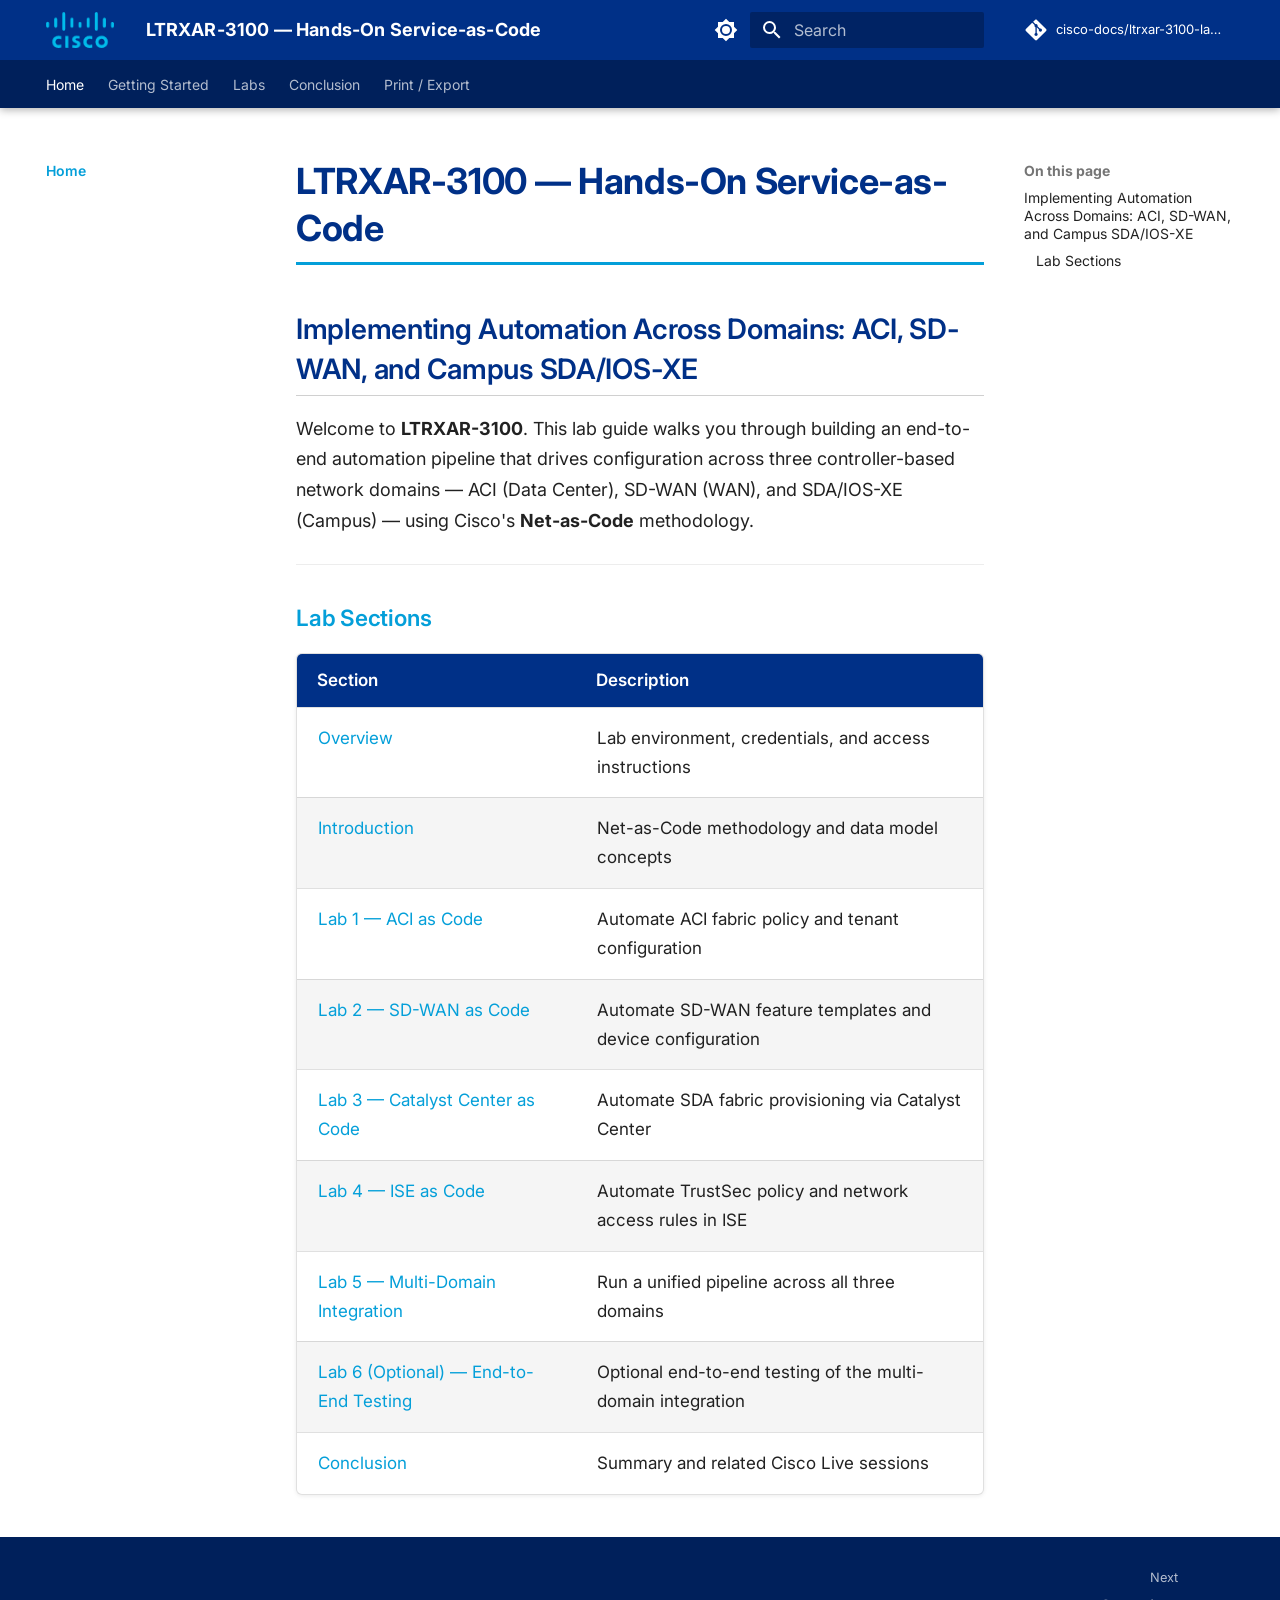
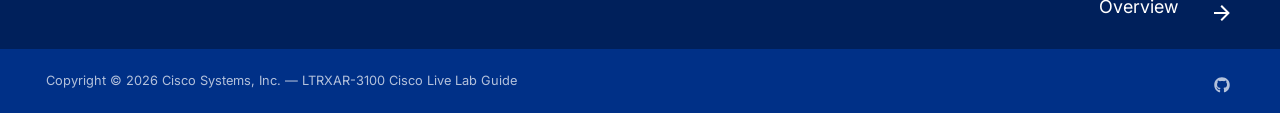
<file: index.html>
<!DOCTYPE html><html lang="en" class="no-js"><head>
    
      <meta charset="utf-8">
      <meta name="viewport" content="width=device-width,initial-scale=1">
      
        <meta name="description" content="Implementing Automation Across Domains: ACI, SD-WAN, and Campus SDA/IOS-XE">
      
      
        <meta name="author" content="Cisco Live">
      
      
        <link rel="canonical" href="https://cisco-docs.github.io/ltrxar-3100-lab-guide/">
      
      
      
        <link rel="next" href="overview/">
      
      
        
      
      
      <link rel="icon" href="assets/cisco_logo.png">
      <meta name="generator" content="mkdocs-1.6.1, mkdocs-material-9.7.6">
    
    
      
        <title>LTRXAR-3100 — Hands-On Service-as-Code</title>
      
    
    
      <link rel="stylesheet" href="assets/stylesheets/main.484c7ddc.min.css">
      
        
        <link rel="stylesheet" href="assets/stylesheets/palette.ab4e12ef.min.css">
      
      


    
    
      
    
    
      
        
        
        <link rel="preconnect" href="https://fonts.gstatic.com" crossorigin="">
        <link rel="stylesheet" href="https://fonts.googleapis.com/css?family=Inter:300,300i,400,400i,700,700i%7CSource+Code+Pro:400,400i,700,700i&amp;display=fallback">
        <style>:root{--md-text-font:"Inter";--md-code-font:"Source Code Pro"}</style>
      
    
    
      <link rel="stylesheet" href="css/print-site.css">
    
      <link rel="stylesheet" href="css/print-site-material.css">
    
      <link rel="stylesheet" href="stylesheets/cisco.css">
    
    <script>__md_scope=new URL(".",location),__md_hash=e=>[...e].reduce(((e,_)=>(e<<5)-e+_.charCodeAt(0)),0),__md_get=(e,_=localStorage,t=__md_scope)=>JSON.parse(_.getItem(t.pathname+"."+e)),__md_set=(e,_,t=localStorage,a=__md_scope)=>{try{t.setItem(a.pathname+"."+e,JSON.stringify(_))}catch(e){}}</script>
    
      

    
    
  <link href="assets/stylesheets/glightbox.min.css" rel="stylesheet"><script src="assets/javascripts/glightbox.min.js"></script><style id="glightbox-style">
            html.glightbox-open { overflow: initial; height: 100%; }
            .gslide-title { margin-top: 0px; user-select: text; }
            .gslide-desc { color: #666; user-select: text; }
            .gslide-image img { background: white; }
            .gscrollbar-fixer { padding-right: 15px; }
            .gdesc-inner { font-size: 0.75rem; }
            body[data-md-color-scheme="slate"] .gdesc-inner { background: var(--md-default-bg-color); }
            body[data-md-color-scheme="slate"] .gslide-title { color: var(--md-default-fg-color); }
            body[data-md-color-scheme="slate"] .gslide-desc { color: var(--md-default-fg-color); }
        </style></head>
  
  
    
    
      
    
    
    
    
    <body dir="ltr" data-md-color-scheme="default" data-md-color-primary="custom" data-md-color-accent="custom">
  
    
    <input class="md-toggle" data-md-toggle="drawer" type="checkbox" id="__drawer" autocomplete="off">
    <input class="md-toggle" data-md-toggle="search" type="checkbox" id="__search" autocomplete="off">
    <label class="md-overlay" for="__drawer"></label>
    <div data-md-component="skip">
      
        
        <a href="#ltrxar-3100-hands-on-service-as-code" class="md-skip">
          Skip to content
        </a>
      
    </div>
    <div data-md-component="announce">
      
    </div>
    
    
      

  

<header class="md-header md-header--shadow md-header--lifted" data-md-component="header">
  <nav class="md-header__inner md-grid" aria-label="Header">
    <a href="." title="LTRXAR-3100 — Hands-On Service-as-Code" class="md-header__button md-logo" aria-label="LTRXAR-3100 — Hands-On Service-as-Code" data-md-component="logo">
      
  <img src="assets/cisco_logo.png" alt="logo">

    </a>
    <label class="md-header__button md-icon" for="__drawer">
      
      <svg xmlns="http://www.w3.org/2000/svg" viewBox="0 0 24 24"><path d="M3 6h18v2H3zm0 5h18v2H3zm0 5h18v2H3z"></path></svg>
    </label>
    <div class="md-header__title" data-md-component="header-title">
      <div class="md-header__ellipsis">
        <div class="md-header__topic">
          <span class="md-ellipsis">
            LTRXAR-3100 — Hands-On Service-as-Code
          </span>
        </div>
        <div class="md-header__topic" data-md-component="header-topic">
          <span class="md-ellipsis">
            
              Home
            
          </span>
        </div>
      </div>
    </div>
    
      
        <form class="md-header__option" data-md-component="palette">
  
    
    
    
    <input class="md-option" data-md-color-media="" data-md-color-scheme="default" data-md-color-primary="custom" data-md-color-accent="custom" aria-label="Switch to dark mode" type="radio" name="__palette" id="__palette_0">
    
      <label class="md-header__button md-icon" title="Switch to dark mode" for="__palette_1" hidden="">
        <svg xmlns="http://www.w3.org/2000/svg" viewBox="0 0 24 24"><path d="M12 8a4 4 0 0 0-4 4 4 4 0 0 0 4 4 4 4 0 0 0 4-4 4 4 0 0 0-4-4m0 10a6 6 0 0 1-6-6 6 6 0 0 1 6-6 6 6 0 0 1 6 6 6 6 0 0 1-6 6m8-9.31V4h-4.69L12 .69 8.69 4H4v4.69L.69 12 4 15.31V20h4.69L12 23.31 15.31 20H20v-4.69L23.31 12z"></path></svg>
      </label>
    
  
    
    
    
    <input class="md-option" data-md-color-media="" data-md-color-scheme="slate" data-md-color-primary="custom" data-md-color-accent="custom" aria-label="Switch to light mode" type="radio" name="__palette" id="__palette_1">
    
      <label class="md-header__button md-icon" title="Switch to light mode" for="__palette_0" hidden="">
        <svg xmlns="http://www.w3.org/2000/svg" viewBox="0 0 24 24"><path d="M12 18c-.89 0-1.74-.2-2.5-.55C11.56 16.5 13 14.42 13 12s-1.44-4.5-3.5-5.45C10.26 6.2 11.11 6 12 6a6 6 0 0 1 6 6 6 6 0 0 1-6 6m8-9.31V4h-4.69L12 .69 8.69 4H4v4.69L.69 12 4 15.31V20h4.69L12 23.31 15.31 20H20v-4.69L23.31 12z"></path></svg>
      </label>
    
  
</form>
      
    
    
      <script>var palette=__md_get("__palette");if(palette&&palette.color){if("(prefers-color-scheme)"===palette.color.media){var media=matchMedia("(prefers-color-scheme: light)"),input=document.querySelector(media.matches?"[data-md-color-media='(prefers-color-scheme: light)']":"[data-md-color-media='(prefers-color-scheme: dark)']");palette.color.media=input.getAttribute("data-md-color-media"),palette.color.scheme=input.getAttribute("data-md-color-scheme"),palette.color.primary=input.getAttribute("data-md-color-primary"),palette.color.accent=input.getAttribute("data-md-color-accent")}for(var[key,value]of Object.entries(palette.color))document.body.setAttribute("data-md-color-"+key,value)}</script>
    
    
    
      
      
        <label class="md-header__button md-icon" for="__search">
          
          <svg xmlns="http://www.w3.org/2000/svg" viewBox="0 0 24 24"><path d="M9.5 3A6.5 6.5 0 0 1 16 9.5c0 1.61-.59 3.09-1.56 4.23l.27.27h.79l5 5-1.5 1.5-5-5v-.79l-.27-.27A6.52 6.52 0 0 1 9.5 16 6.5 6.5 0 0 1 3 9.5 6.5 6.5 0 0 1 9.5 3m0 2C7 5 5 7 5 9.5S7 14 9.5 14 14 12 14 9.5 12 5 9.5 5"></path></svg>
        </label>
        <div class="md-search" data-md-component="search" role="dialog">
  <label class="md-search__overlay" for="__search"></label>
  <div class="md-search__inner" role="search">
    <form class="md-search__form" name="search">
      <input type="text" class="md-search__input" name="query" aria-label="Search" placeholder="Search" autocapitalize="off" autocorrect="off" autocomplete="off" spellcheck="false" data-md-component="search-query" required="">
      <label class="md-search__icon md-icon" for="__search">
        
        <svg xmlns="http://www.w3.org/2000/svg" viewBox="0 0 24 24"><path d="M9.5 3A6.5 6.5 0 0 1 16 9.5c0 1.61-.59 3.09-1.56 4.23l.27.27h.79l5 5-1.5 1.5-5-5v-.79l-.27-.27A6.52 6.52 0 0 1 9.5 16 6.5 6.5 0 0 1 3 9.5 6.5 6.5 0 0 1 9.5 3m0 2C7 5 5 7 5 9.5S7 14 9.5 14 14 12 14 9.5 12 5 9.5 5"></path></svg>
        
        <svg xmlns="http://www.w3.org/2000/svg" viewBox="0 0 24 24"><path d="M20 11v2H8l5.5 5.5-1.42 1.42L4.16 12l7.92-7.92L13.5 5.5 8 11z"></path></svg>
      </label>
      <nav class="md-search__options" aria-label="Search">
        
          <a href="javascript:void(0)" class="md-search__icon md-icon" title="Share" aria-label="Share" data-clipboard="" data-clipboard-text="" data-md-component="search-share" tabindex="-1">
            
            <svg xmlns="http://www.w3.org/2000/svg" viewBox="0 0 24 24"><path d="M18 16.08c-.76 0-1.44.3-1.96.77L8.91 12.7c.05-.23.09-.46.09-.7s-.04-.47-.09-.7l7.05-4.11c.54.5 1.25.81 2.04.81a3 3 0 0 0 3-3 3 3 0 0 0-3-3 3 3 0 0 0-3 3c0 .24.04.47.09.7L8.04 9.81C7.5 9.31 6.79 9 6 9a3 3 0 0 0-3 3 3 3 0 0 0 3 3c.79 0 1.5-.31 2.04-.81l7.12 4.15c-.05.21-.08.43-.08.66 0 1.61 1.31 2.91 2.92 2.91s2.92-1.3 2.92-2.91A2.92 2.92 0 0 0 18 16.08"></path></svg>
          </a>
        
        <button type="reset" class="md-search__icon md-icon" title="Clear" aria-label="Clear" tabindex="-1">
          
          <svg xmlns="http://www.w3.org/2000/svg" viewBox="0 0 24 24"><path d="M19 6.41 17.59 5 12 10.59 6.41 5 5 6.41 10.59 12 5 17.59 6.41 19 12 13.41 17.59 19 19 17.59 13.41 12z"></path></svg>
        </button>
      </nav>
      
        <div class="md-search__suggest" data-md-component="search-suggest"></div>
      
    </form>
    <div class="md-search__output">
      <div class="md-search__scrollwrap" tabindex="0" data-md-scrollfix="">
        <div class="md-search-result" data-md-component="search-result">
          <div class="md-search-result__meta">
            Initializing search
          </div>
          <ol class="md-search-result__list" role="presentation"></ol>
        </div>
      </div>
    </div>
  </div>
</div>
      
    
    
      <div class="md-header__source">
        <a href="https://github.com/cisco-docs/ltrxar-3100-lab-guide" title="Go to repository" class="md-source" data-md-component="source">
  <div class="md-source__icon md-icon">
    
    <svg xmlns="http://www.w3.org/2000/svg" viewBox="0 0 448 512"><!--! Font Awesome Free 7.1.0 by @fontawesome - https://fontawesome.com License - https://fontawesome.com/license/free (Icons: CC BY 4.0, Fonts: SIL OFL 1.1, Code: MIT License) Copyright 2025 Fonticons, Inc.--><path d="M439.6 236.1 244 40.5c-5.4-5.5-12.8-8.5-20.4-8.5s-15 3-20.4 8.4L162.5 81l51.5 51.5c27.1-9.1 52.7 16.8 43.4 43.7l49.7 49.7c34.2-11.8 61.2 31 35.5 56.7-26.5 26.5-70.2-2.9-56-37.3L240.3 199v121.9c25.3 12.5 22.3 41.8 9.1 55-6.4 6.4-15.2 10.1-24.3 10.1s-17.8-3.6-24.3-10.1c-17.6-17.6-11.1-46.9 11.2-56v-123c-20.8-8.5-24.6-30.7-18.6-45L142.6 101 8.5 235.1C3 240.6 0 247.9 0 255.5s3 15 8.5 20.4l195.6 195.7c5.4 5.4 12.7 8.4 20.4 8.4s15-3 20.4-8.4l194.7-194.7c5.4-5.4 8.4-12.8 8.4-20.4s-3-15-8.4-20.4"></path></svg>
  </div>
  <div class="md-source__repository">
    cisco-docs/ltrxar-3100-lab-guide
  </div>
</a>
      </div>
    
  </nav>
  
    
      
<nav class="md-tabs" aria-label="Tabs" data-md-component="tabs">
  <div class="md-grid">
    <ul class="md-tabs__list">
      
        
  
  
  
    
  
  
    <li class="md-tabs__item md-tabs__item--active">
      <a href="." class="md-tabs__link">
        
  
  
    
  
  Home

      </a>
    </li>
  

      
        
  
  
  
  
    
    
      <li class="md-tabs__item">
        <a href="overview/" class="md-tabs__link">
          
  
  
    
  
  Getting Started

        </a>
      </li>
    
  

      
        
  
  
  
  
    
    
      <li class="md-tabs__item">
        <a href="lab1_aci/" class="md-tabs__link">
          
  
  
    
  
  Labs

        </a>
      </li>
    
  

      
        
  
  
  
  
    <li class="md-tabs__item">
      <a href="conclusion/" class="md-tabs__link">
        
  
  
    
  
  Conclusion

      </a>
    </li>
  

      
        
  
  
  
  
    <li class="md-tabs__item">
      <a href="print_page/" class="md-tabs__link">
        
  
  
    
  
  Print / Export

      </a>
    </li>
  

      
    </ul>
  </div>
</nav>
    
  
</header>
    
    <div class="md-container" data-md-component="container">
      
      
        
      
      <main class="md-main" data-md-component="main">
        <div class="md-main__inner md-grid">
          
            
              
              <div class="md-sidebar md-sidebar--primary" data-md-component="sidebar" data-md-type="navigation">
                <div class="md-sidebar__scrollwrap">
                  <div class="md-sidebar__inner">
                    


  


<nav class="md-nav md-nav--primary md-nav--lifted" aria-label="Navigation" data-md-level="0">
  <label class="md-nav__title" for="__drawer">
    <a href="." title="LTRXAR-3100 — Hands-On Service-as-Code" class="md-nav__button md-logo" aria-label="LTRXAR-3100 — Hands-On Service-as-Code" data-md-component="logo">
      
  <img src="assets/cisco_logo.png" alt="logo">

    </a>
    LTRXAR-3100 — Hands-On Service-as-Code
  </label>
  
    <div class="md-nav__source">
      <a href="https://github.com/cisco-docs/ltrxar-3100-lab-guide" title="Go to repository" class="md-source" data-md-component="source">
  <div class="md-source__icon md-icon">
    
    <svg xmlns="http://www.w3.org/2000/svg" viewBox="0 0 448 512"><!--! Font Awesome Free 7.1.0 by @fontawesome - https://fontawesome.com License - https://fontawesome.com/license/free (Icons: CC BY 4.0, Fonts: SIL OFL 1.1, Code: MIT License) Copyright 2025 Fonticons, Inc.--><path d="M439.6 236.1 244 40.5c-5.4-5.5-12.8-8.5-20.4-8.5s-15 3-20.4 8.4L162.5 81l51.5 51.5c27.1-9.1 52.7 16.8 43.4 43.7l49.7 49.7c34.2-11.8 61.2 31 35.5 56.7-26.5 26.5-70.2-2.9-56-37.3L240.3 199v121.9c25.3 12.5 22.3 41.8 9.1 55-6.4 6.4-15.2 10.1-24.3 10.1s-17.8-3.6-24.3-10.1c-17.6-17.6-11.1-46.9 11.2-56v-123c-20.8-8.5-24.6-30.7-18.6-45L142.6 101 8.5 235.1C3 240.6 0 247.9 0 255.5s3 15 8.5 20.4l195.6 195.7c5.4 5.4 12.7 8.4 20.4 8.4s15-3 20.4-8.4l194.7-194.7c5.4-5.4 8.4-12.8 8.4-20.4s-3-15-8.4-20.4"></path></svg>
  </div>
  <div class="md-source__repository">
    cisco-docs/ltrxar-3100-lab-guide
  </div>
</a>
    </div>
  
  <ul class="md-nav__list" data-md-scrollfix="">
    
      
      
  
  
    
  
  
  
    <li class="md-nav__item md-nav__item--active">
      
      <input class="md-nav__toggle md-toggle" type="checkbox" id="__toc">
      
      
        
      
      
        <label class="md-nav__link md-nav__link--active" for="__toc">
          
  
  
  <span class="md-ellipsis">
    
  
    Home
  

    
  </span>
  
  

          <span class="md-nav__icon md-icon"></span>
        </label>
      
      <a href="." class="md-nav__link md-nav__link--active">
        
  
  
  <span class="md-ellipsis">
    
  
    Home
  

    
  </span>
  
  

      </a>
      
        

  

<nav class="md-nav md-nav--secondary" aria-label="On this page">
  
  
  
    
  
  
    <label class="md-nav__title" for="__toc">
      <span class="md-nav__icon md-icon"></span>
      On this page
    </label>
    <ul class="md-nav__list" data-md-component="toc" data-md-scrollfix="">
      
        <li class="md-nav__item">
  <a href="#implementing-automation-across-domains-aci-sd-wan-and-campus-sdaios-xe" class="md-nav__link">
    <span class="md-ellipsis">
      
        Implementing Automation Across Domains: ACI, SD-WAN, and Campus SDA/IOS-XE
      
    </span>
  </a>
  
    <nav class="md-nav" aria-label="Implementing Automation Across Domains: ACI, SD-WAN, and Campus SDA/IOS-XE">
      <ul class="md-nav__list">
        
          <li class="md-nav__item">
  <a href="#lab-sections" class="md-nav__link">
    <span class="md-ellipsis">
      
        Lab Sections
      
    </span>
  </a>
  
</li>
        
      </ul>
    </nav>
  
</li>
      
    </ul>
  
</nav>
      
    </li>
  

    
      
      
  
  
  
  
    
    
      
        
      
        
      
    
    
    
      
      
        
      
    
    
    <li class="md-nav__item md-nav__item--nested">
      
        
        
          
        
        <input class="md-nav__toggle md-toggle md-toggle--indeterminate" type="checkbox" id="__nav_2">
        
          
          <label class="md-nav__link" for="__nav_2" id="__nav_2_label" tabindex="0">
            
  
  
  <span class="md-ellipsis">
    
  
    Getting Started
  

    
  </span>
  
  

            <span class="md-nav__icon md-icon"></span>
          </label>
        
        <nav class="md-nav" data-md-level="1" aria-labelledby="__nav_2_label" aria-expanded="false">
          <label class="md-nav__title" for="__nav_2">
            <span class="md-nav__icon md-icon"></span>
            
  
    Getting Started
  

          </label>
          <ul class="md-nav__list" data-md-scrollfix="">
            
              
                
  
  
  
  
    <li class="md-nav__item">
      <a href="overview/" class="md-nav__link">
        
  
  
  <span class="md-ellipsis">
    
  
    Overview
  

    
  </span>
  
  

      </a>
    </li>
  

              
            
              
                
  
  
  
  
    <li class="md-nav__item">
      <a href="introduction/" class="md-nav__link">
        
  
  
  <span class="md-ellipsis">
    
  
    Introduction
  

    
  </span>
  
  

      </a>
    </li>
  

              
            
          </ul>
        </nav>
      
    </li>
  

    
      
      
  
  
  
  
    
    
      
        
      
        
      
        
      
        
      
        
      
        
      
    
    
    
      
      
        
      
    
    
    <li class="md-nav__item md-nav__item--nested">
      
        
        
          
        
        <input class="md-nav__toggle md-toggle md-toggle--indeterminate" type="checkbox" id="__nav_3">
        
          
          <label class="md-nav__link" for="__nav_3" id="__nav_3_label" tabindex="0">
            
  
  
  <span class="md-ellipsis">
    
  
    Labs
  

    
  </span>
  
  

            <span class="md-nav__icon md-icon"></span>
          </label>
        
        <nav class="md-nav" data-md-level="1" aria-labelledby="__nav_3_label" aria-expanded="false">
          <label class="md-nav__title" for="__nav_3">
            <span class="md-nav__icon md-icon"></span>
            
  
    Labs
  

          </label>
          <ul class="md-nav__list" data-md-scrollfix="">
            
              
                
  
  
  
  
    <li class="md-nav__item">
      <a href="lab1_aci/" class="md-nav__link">
        
  
  
  <span class="md-ellipsis">
    
  
    Lab 1 — ACI as Code
  

    
  </span>
  
  

      </a>
    </li>
  

              
            
              
                
  
  
  
  
    <li class="md-nav__item">
      <a href="lab2_sdwan/" class="md-nav__link">
        
  
  
  <span class="md-ellipsis">
    
  
    Lab 2 — SD-WAN as Code
  

    
  </span>
  
  

      </a>
    </li>
  

              
            
              
                
  
  
  
  
    <li class="md-nav__item">
      <a href="lab3_catc/" class="md-nav__link">
        
  
  
  <span class="md-ellipsis">
    
  
    Lab 3 — Catalyst Center as Code
  

    
  </span>
  
  

      </a>
    </li>
  

              
            
              
                
  
  
  
  
    <li class="md-nav__item">
      <a href="lab4_ise/" class="md-nav__link">
        
  
  
  <span class="md-ellipsis">
    
  
    Lab 4 — ISE as Code
  

    
  </span>
  
  

      </a>
    </li>
  

              
            
              
                
  
  
  
  
    <li class="md-nav__item">
      <a href="lab5_multidomain/" class="md-nav__link">
        
  
  
  <span class="md-ellipsis">
    
  
    Lab 5 — Multi-Domain Integration
  

    
  </span>
  
  

      </a>
    </li>
  

              
            
              
                
  
  
  
  
    <li class="md-nav__item">
      <a href="lab6_optional_end_to_end_testing/" class="md-nav__link">
        
  
  
  <span class="md-ellipsis">
    
  
    Lab 6 (Optional) — End-to-End Testing
  

    
  </span>
  
  

      </a>
    </li>
  

              
            
          </ul>
        </nav>
      
    </li>
  

    
      
      
  
  
  
  
    <li class="md-nav__item">
      <a href="conclusion/" class="md-nav__link">
        
  
  
  <span class="md-ellipsis">
    
  
    Conclusion
  

    
  </span>
  
  

      </a>
    </li>
  

    
      
      
  
  
  
  
    <li class="md-nav__item">
      <a href="print_page/" class="md-nav__link">
        
  
  
  <span class="md-ellipsis">
    
  
    Print / Export
  

    
  </span>
  
  

      </a>
    </li>
  

    
  </ul>
</nav>
                  </div>
                </div>
              </div>
            
            
              
              <div class="md-sidebar md-sidebar--secondary" data-md-component="sidebar" data-md-type="toc">
                <div class="md-sidebar__scrollwrap">
                  <div class="md-sidebar__inner">
                    

  

<nav class="md-nav md-nav--secondary" aria-label="On this page">
  
  
  
    
  
  
    <label class="md-nav__title" for="__toc">
      <span class="md-nav__icon md-icon"></span>
      On this page
    </label>
    <ul class="md-nav__list" data-md-component="toc" data-md-scrollfix="">
      
        <li class="md-nav__item">
  <a href="#implementing-automation-across-domains-aci-sd-wan-and-campus-sdaios-xe" class="md-nav__link">
    <span class="md-ellipsis">
      
        Implementing Automation Across Domains: ACI, SD-WAN, and Campus SDA/IOS-XE
      
    </span>
  </a>
  
    <nav class="md-nav" aria-label="Implementing Automation Across Domains: ACI, SD-WAN, and Campus SDA/IOS-XE">
      <ul class="md-nav__list">
        
          <li class="md-nav__item">
  <a href="#lab-sections" class="md-nav__link">
    <span class="md-ellipsis">
      
        Lab Sections
      
    </span>
  </a>
  
</li>
        
      </ul>
    </nav>
  
</li>
      
    </ul>
  
</nav>
                  </div>
                </div>
              </div>
            
          
          
            <div class="md-content" data-md-component="content">
              
              <article class="md-content__inner md-typeset">
                
                  



<h1 id="ltrxar-3100-hands-on-service-as-code">LTRXAR-3100 — Hands-On Service-as-Code<a class="headerlink" href="#ltrxar-3100-hands-on-service-as-code" title="Permanent link">¶</a></h1>
<h2 id="implementing-automation-across-domains-aci-sd-wan-and-campus-sdaios-xe">Implementing Automation Across Domains: ACI, SD-WAN, and Campus SDA/IOS-XE<a class="headerlink" href="#implementing-automation-across-domains-aci-sd-wan-and-campus-sdaios-xe" title="Permanent link">¶</a></h2>
<p>Welcome to <strong>LTRXAR-3100</strong>. This lab guide walks you through building an end-to-end automation pipeline that drives configuration across three controller-based network domains — ACI (Data Center), SD-WAN (WAN), and SDA/IOS-XE (Campus) — using Cisco's <strong>Net-as-Code</strong> methodology.</p>
<hr>
<h3 id="lab-sections">Lab Sections<a class="headerlink" href="#lab-sections" title="Permanent link">¶</a></h3>
<table>
<thead>
<tr>
<th>Section</th>
<th>Description</th>
</tr>
</thead>
<tbody>
<tr>
<td><a href="overview/">Overview</a></td>
<td>Lab environment, credentials, and access instructions</td>
</tr>
<tr>
<td><a href="introduction/">Introduction</a></td>
<td>Net-as-Code methodology and data model concepts</td>
</tr>
<tr>
<td><a href="lab1_aci/">Lab 1 — ACI as Code</a></td>
<td>Automate ACI fabric policy and tenant configuration</td>
</tr>
<tr>
<td><a href="lab2_sdwan/">Lab 2 — SD-WAN as Code</a></td>
<td>Automate SD-WAN feature templates and device configuration</td>
</tr>
<tr>
<td><a href="lab3_catc/">Lab 3 — Catalyst Center as Code</a></td>
<td>Automate SDA fabric provisioning via Catalyst Center</td>
</tr>
<tr>
<td><a href="lab4_ise/">Lab 4 — ISE as Code</a></td>
<td>Automate TrustSec policy and network access rules in ISE</td>
</tr>
<tr>
<td><a href="lab5_multidomain/">Lab 5 — Multi-Domain Integration</a></td>
<td>Run a unified pipeline across all three domains</td>
</tr>
<tr>
<td><a href="lab6_optional_end_to_end_testing/">Lab 6 (Optional) — End-to-End Testing</a></td>
<td>Optional end-to-end testing of the multi-domain integration</td>
</tr>
<tr>
<td><a href="conclusion/">Conclusion</a></td>
<td>Summary and related Cisco Live sessions</td>
</tr>
</tbody>
</table>












                
              </article>
            </div>
          
          
  <script>var tabs=__md_get("__tabs");if(Array.isArray(tabs))e:for(var set of document.querySelectorAll(".tabbed-set")){var labels=set.querySelector(".tabbed-labels");for(var tab of tabs)for(var label of labels.getElementsByTagName("label"))if(label.innerText.trim()===tab){var input=document.getElementById(label.htmlFor);input.checked=!0;continue e}}</script>

<script>var target=document.getElementById(location.hash.slice(1));target&&target.name&&(target.checked=target.name.startsWith("__tabbed_"))</script>
        </div>
        
          <button type="button" class="md-top md-icon" data-md-component="top" hidden="">
  
  <svg xmlns="http://www.w3.org/2000/svg" viewBox="0 0 24 24"><path d="M13 20h-2V8l-5.5 5.5-1.42-1.42L12 4.16l7.92 7.92-1.42 1.42L13 8z"></path></svg>
  Back to top
</button>
        
      </main>
      
        <footer class="md-footer">
  
    
      
      <nav class="md-footer__inner md-grid" aria-label="Footer">
        
        
          
          <a href="overview/" class="md-footer__link md-footer__link--next" aria-label="Next: Overview">
            <div class="md-footer__title">
              <span class="md-footer__direction">
                Next
              </span>
              <div class="md-ellipsis">
                Overview
              </div>
            </div>
            <div class="md-footer__button md-icon">
              
              <svg xmlns="http://www.w3.org/2000/svg" viewBox="0 0 24 24"><path d="M4 11v2h12l-5.5 5.5 1.42 1.42L19.84 12l-7.92-7.92L10.5 5.5 16 11z"></path></svg>
            </div>
          </a>
        
      </nav>
    
  
  <div class="md-footer-meta md-typeset">
    <div class="md-footer-meta__inner md-grid">
      <div class="md-copyright">
  
    <div class="md-copyright__highlight">
      Copyright © 2026 Cisco Systems, Inc. — LTRXAR-3100 Cisco Live Lab Guide

    </div>
  
  
</div>
      
        
<div class="md-social">
  
    
    
    
    
    <a href="https://github.com/cisco-docs" target="_blank" rel="noopener" title="Cisco Docs on GitHub" class="md-social__link">
      <svg xmlns="http://www.w3.org/2000/svg" viewBox="0 0 512 512"><!--! Font Awesome Free 7.1.0 by @fontawesome - https://fontawesome.com License - https://fontawesome.com/license/free (Icons: CC BY 4.0, Fonts: SIL OFL 1.1, Code: MIT License) Copyright 2025 Fonticons, Inc.--><path d="M173.9 397.4c0 2-2.3 3.6-5.2 3.6-3.3.3-5.6-1.3-5.6-3.6 0-2 2.3-3.6 5.2-3.6 3-.3 5.6 1.3 5.6 3.6m-31.1-4.5c-.7 2 1.3 4.3 4.3 4.9 2.6 1 5.6 0 6.2-2s-1.3-4.3-4.3-5.2c-2.6-.7-5.5.3-6.2 2.3m44.2-1.7c-2.9.7-4.9 2.6-4.6 4.9.3 2 2.9 3.3 5.9 2.6 2.9-.7 4.9-2.6 4.6-4.6-.3-1.9-3-3.2-5.9-2.9M252.8 8C114.1 8 8 113.3 8 252c0 110.9 69.8 205.8 169.5 239.2 12.8 2.3 17.3-5.6 17.3-12.1 0-6.2-.3-40.4-.3-61.4 0 0-70 15-84.7-29.8 0 0-11.4-29.1-27.8-36.6 0 0-22.9-15.7 1.6-15.4 0 0 24.9 2 38.6 25.8 21.9 38.6 58.6 27.5 72.9 20.9 2.3-16 8.8-27.1 16-33.7-55.9-6.2-112.3-14.3-112.3-110.5 0-27.5 7.6-41.3 23.6-58.9-2.6-6.5-11.1-33.3 2.6-67.9 20.9-6.5 69 27 69 27 20-5.6 41.5-8.5 62.8-8.5s42.8 2.9 62.8 8.5c0 0 48.1-33.6 69-27 13.7 34.7 5.2 61.4 2.6 67.9 16 17.7 25.8 31.5 25.8 58.9 0 96.5-58.9 104.2-114.8 110.5 9.2 7.9 17 22.9 17 46.4 0 33.7-.3 75.4-.3 83.6 0 6.5 4.6 14.4 17.3 12.1C436.2 457.8 504 362.9 504 252 504 113.3 391.5 8 252.8 8M105.2 352.9c-1.3 1-1 3.3.7 5.2 1.6 1.6 3.9 2.3 5.2 1 1.3-1 1-3.3-.7-5.2-1.6-1.6-3.9-2.3-5.2-1m-10.8-8.1c-.7 1.3.3 2.9 2.3 3.9 1.6 1 3.6.7 4.3-.7.7-1.3-.3-2.9-2.3-3.9-2-.6-3.6-.3-4.3.7m32.4 35.6c-1.6 1.3-1 4.3 1.3 6.2 2.3 2.3 5.2 2.6 6.5 1 1.3-1.3.7-4.3-1.3-6.2-2.2-2.3-5.2-2.6-6.5-1m-11.4-14.7c-1.6 1-1.6 3.6 0 5.9s4.3 3.3 5.6 2.3c1.6-1.3 1.6-3.9 0-6.2-1.4-2.3-4-3.3-5.6-2"></path></svg>
    </a>
  
</div>
      
    </div>
  </div>
</footer>
      
    </div>
    <div class="md-dialog" data-md-component="dialog">
      <div class="md-dialog__inner md-typeset"></div>
    </div>
    
    
    
      
      
      <script id="__config" type="application/json">{"annotate": null, "base": ".", "features": ["navigation.tabs", "navigation.tabs.sticky", "navigation.sections", "navigation.expand", "navigation.top", "navigation.footer", "navigation.indexes", "toc.follow", "search.highlight", "search.share", "search.suggest", "content.code.copy", "content.code.annotate", "content.tabs.link"], "search": "assets/javascripts/workers/search.2c215733.min.js", "tags": null, "translations": {"clipboard.copied": "Copied to clipboard", "clipboard.copy": "Copy to clipboard", "search.result.more.one": "1 more on this page", "search.result.more.other": "# more on this page", "search.result.none": "No matching documents", "search.result.one": "1 matching document", "search.result.other": "# matching documents", "search.result.placeholder": "Type to start searching", "search.result.term.missing": "Missing", "select.version": "Select version"}, "version": null}</script>
    
    
      <script src="assets/javascripts/bundle.79ae519e.min.js"></script>
      
        <script src="js/print-site.js"></script>
      
    
  
<script id="init-glightbox">const lightbox = GLightbox({"touchNavigation": true, "loop": false, "zoomable": true, "draggable": true, "openEffect": "zoom", "closeEffect": "zoom", "slideEffect": "slide"});
document$.subscribe(()=>{ lightbox.reload(); });
</script></body></html>
</file>
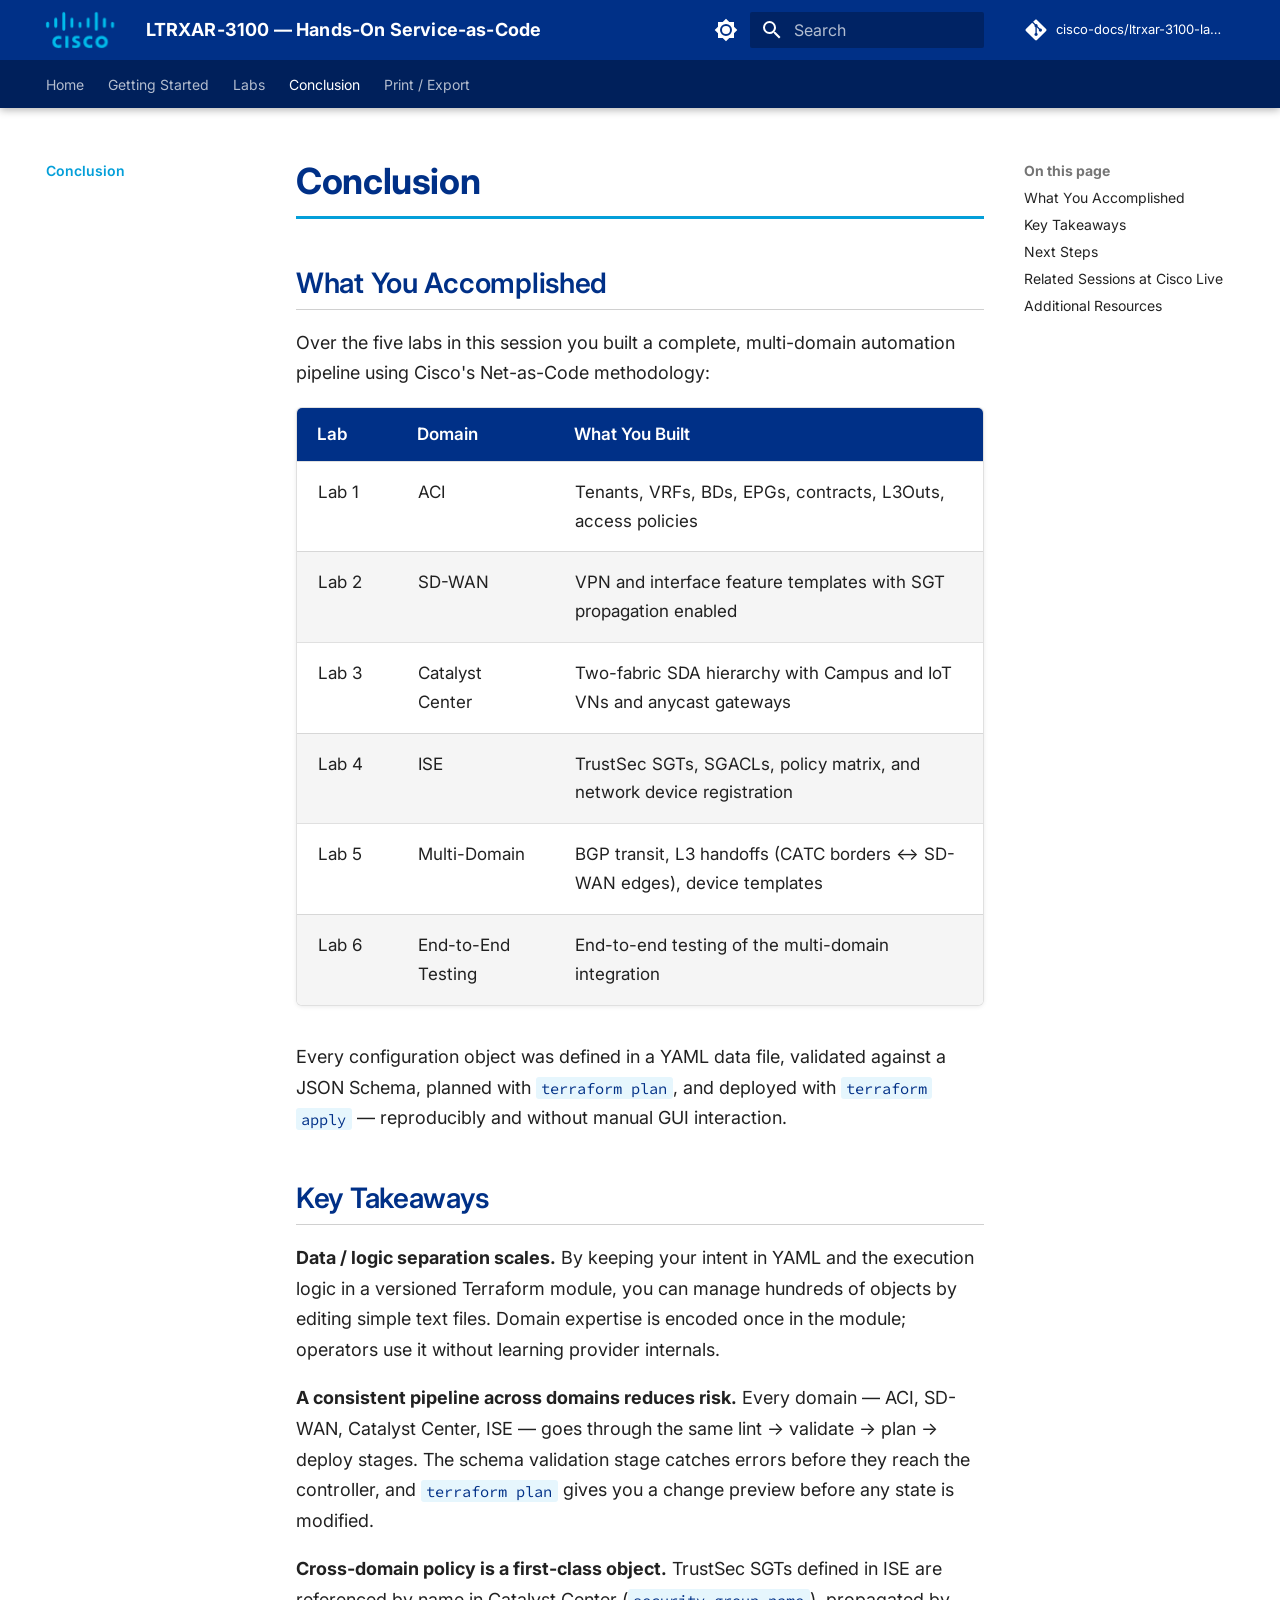
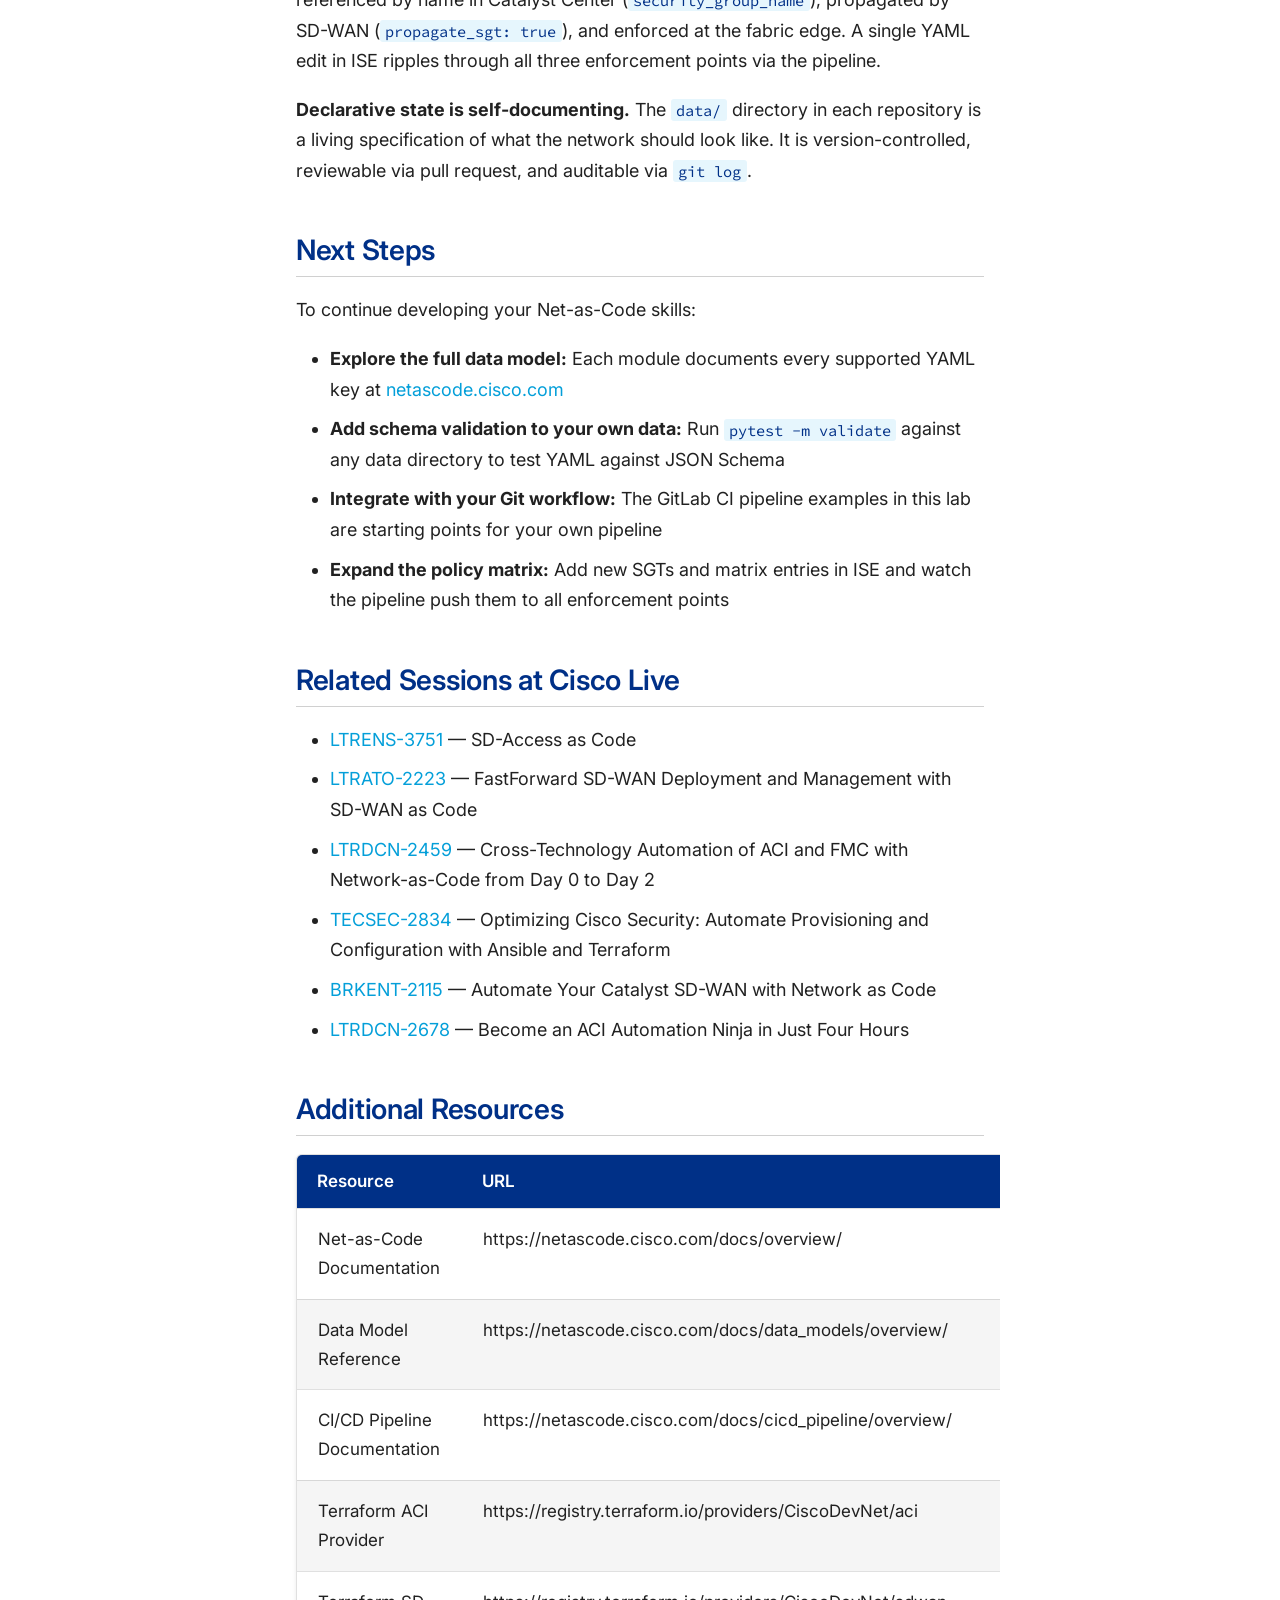
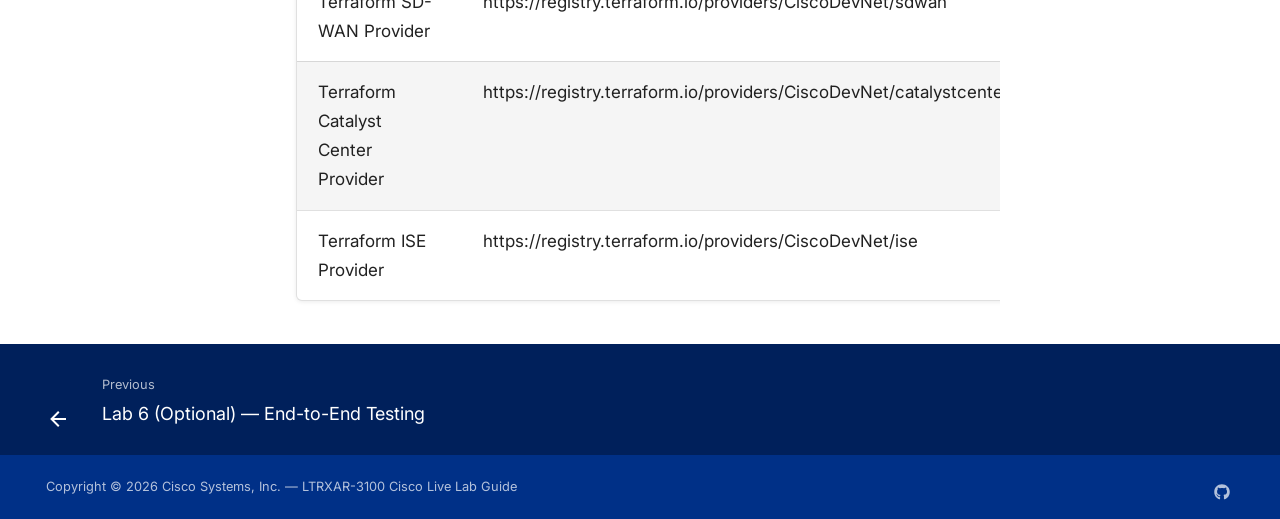
<file: conclusion/index.html>
<!DOCTYPE html><html lang="en" class="no-js"><head>
    
      <meta charset="utf-8">
      <meta name="viewport" content="width=device-width,initial-scale=1">
      
        <meta name="description" content="Implementing Automation Across Domains: ACI, SD-WAN, and Campus SDA/IOS-XE">
      
      
        <meta name="author" content="Cisco Live">
      
      
        <link rel="canonical" href="https://cisco-docs.github.io/ltrxar-3100-lab-guide/conclusion/">
      
      
        <link rel="prev" href="../lab6_optional_end_to_end_testing/">
      
      
      
        
      
      
      <link rel="icon" href="../assets/cisco_logo.png">
      <meta name="generator" content="mkdocs-1.6.1, mkdocs-material-9.7.6">
    
    
      
        <title>Conclusion - LTRXAR-3100 — Hands-On Service-as-Code</title>
      
    
    
      <link rel="stylesheet" href="../assets/stylesheets/main.484c7ddc.min.css">
      
        
        <link rel="stylesheet" href="../assets/stylesheets/palette.ab4e12ef.min.css">
      
      


    
    
      
    
    
      
        
        
        <link rel="preconnect" href="https://fonts.gstatic.com" crossorigin="">
        <link rel="stylesheet" href="https://fonts.googleapis.com/css?family=Inter:300,300i,400,400i,700,700i%7CSource+Code+Pro:400,400i,700,700i&amp;display=fallback">
        <style>:root{--md-text-font:"Inter";--md-code-font:"Source Code Pro"}</style>
      
    
    
      <link rel="stylesheet" href="../css/print-site.css">
    
      <link rel="stylesheet" href="../css/print-site-material.css">
    
      <link rel="stylesheet" href="../stylesheets/cisco.css">
    
    <script>__md_scope=new URL("..",location),__md_hash=e=>[...e].reduce(((e,_)=>(e<<5)-e+_.charCodeAt(0)),0),__md_get=(e,_=localStorage,t=__md_scope)=>JSON.parse(_.getItem(t.pathname+"."+e)),__md_set=(e,_,t=localStorage,a=__md_scope)=>{try{t.setItem(a.pathname+"."+e,JSON.stringify(_))}catch(e){}}</script>
    
      

    
    
  <link href="../assets/stylesheets/glightbox.min.css" rel="stylesheet"><script src="../assets/javascripts/glightbox.min.js"></script><style id="glightbox-style">
            html.glightbox-open { overflow: initial; height: 100%; }
            .gslide-title { margin-top: 0px; user-select: text; }
            .gslide-desc { color: #666; user-select: text; }
            .gslide-image img { background: white; }
            .gscrollbar-fixer { padding-right: 15px; }
            .gdesc-inner { font-size: 0.75rem; }
            body[data-md-color-scheme="slate"] .gdesc-inner { background: var(--md-default-bg-color); }
            body[data-md-color-scheme="slate"] .gslide-title { color: var(--md-default-fg-color); }
            body[data-md-color-scheme="slate"] .gslide-desc { color: var(--md-default-fg-color); }
        </style></head>
  
  
    
    
      
    
    
    
    
    <body dir="ltr" data-md-color-scheme="default" data-md-color-primary="custom" data-md-color-accent="custom">
  
    
    <input class="md-toggle" data-md-toggle="drawer" type="checkbox" id="__drawer" autocomplete="off">
    <input class="md-toggle" data-md-toggle="search" type="checkbox" id="__search" autocomplete="off">
    <label class="md-overlay" for="__drawer"></label>
    <div data-md-component="skip">
      
        
        <a href="#conclusion" class="md-skip">
          Skip to content
        </a>
      
    </div>
    <div data-md-component="announce">
      
    </div>
    
    
      

  

<header class="md-header md-header--shadow md-header--lifted" data-md-component="header">
  <nav class="md-header__inner md-grid" aria-label="Header">
    <a href=".." title="LTRXAR-3100 — Hands-On Service-as-Code" class="md-header__button md-logo" aria-label="LTRXAR-3100 — Hands-On Service-as-Code" data-md-component="logo">
      
  <img src="../assets/cisco_logo.png" alt="logo">

    </a>
    <label class="md-header__button md-icon" for="__drawer">
      
      <svg xmlns="http://www.w3.org/2000/svg" viewBox="0 0 24 24"><path d="M3 6h18v2H3zm0 5h18v2H3zm0 5h18v2H3z"></path></svg>
    </label>
    <div class="md-header__title" data-md-component="header-title">
      <div class="md-header__ellipsis">
        <div class="md-header__topic">
          <span class="md-ellipsis">
            LTRXAR-3100 — Hands-On Service-as-Code
          </span>
        </div>
        <div class="md-header__topic" data-md-component="header-topic">
          <span class="md-ellipsis">
            
              Conclusion
            
          </span>
        </div>
      </div>
    </div>
    
      
        <form class="md-header__option" data-md-component="palette">
  
    
    
    
    <input class="md-option" data-md-color-media="" data-md-color-scheme="default" data-md-color-primary="custom" data-md-color-accent="custom" aria-label="Switch to dark mode" type="radio" name="__palette" id="__palette_0">
    
      <label class="md-header__button md-icon" title="Switch to dark mode" for="__palette_1" hidden="">
        <svg xmlns="http://www.w3.org/2000/svg" viewBox="0 0 24 24"><path d="M12 8a4 4 0 0 0-4 4 4 4 0 0 0 4 4 4 4 0 0 0 4-4 4 4 0 0 0-4-4m0 10a6 6 0 0 1-6-6 6 6 0 0 1 6-6 6 6 0 0 1 6 6 6 6 0 0 1-6 6m8-9.31V4h-4.69L12 .69 8.69 4H4v4.69L.69 12 4 15.31V20h4.69L12 23.31 15.31 20H20v-4.69L23.31 12z"></path></svg>
      </label>
    
  
    
    
    
    <input class="md-option" data-md-color-media="" data-md-color-scheme="slate" data-md-color-primary="custom" data-md-color-accent="custom" aria-label="Switch to light mode" type="radio" name="__palette" id="__palette_1">
    
      <label class="md-header__button md-icon" title="Switch to light mode" for="__palette_0" hidden="">
        <svg xmlns="http://www.w3.org/2000/svg" viewBox="0 0 24 24"><path d="M12 18c-.89 0-1.74-.2-2.5-.55C11.56 16.5 13 14.42 13 12s-1.44-4.5-3.5-5.45C10.26 6.2 11.11 6 12 6a6 6 0 0 1 6 6 6 6 0 0 1-6 6m8-9.31V4h-4.69L12 .69 8.69 4H4v4.69L.69 12 4 15.31V20h4.69L12 23.31 15.31 20H20v-4.69L23.31 12z"></path></svg>
      </label>
    
  
</form>
      
    
    
      <script>var palette=__md_get("__palette");if(palette&&palette.color){if("(prefers-color-scheme)"===palette.color.media){var media=matchMedia("(prefers-color-scheme: light)"),input=document.querySelector(media.matches?"[data-md-color-media='(prefers-color-scheme: light)']":"[data-md-color-media='(prefers-color-scheme: dark)']");palette.color.media=input.getAttribute("data-md-color-media"),palette.color.scheme=input.getAttribute("data-md-color-scheme"),palette.color.primary=input.getAttribute("data-md-color-primary"),palette.color.accent=input.getAttribute("data-md-color-accent")}for(var[key,value]of Object.entries(palette.color))document.body.setAttribute("data-md-color-"+key,value)}</script>
    
    
    
      
      
        <label class="md-header__button md-icon" for="__search">
          
          <svg xmlns="http://www.w3.org/2000/svg" viewBox="0 0 24 24"><path d="M9.5 3A6.5 6.5 0 0 1 16 9.5c0 1.61-.59 3.09-1.56 4.23l.27.27h.79l5 5-1.5 1.5-5-5v-.79l-.27-.27A6.52 6.52 0 0 1 9.5 16 6.5 6.5 0 0 1 3 9.5 6.5 6.5 0 0 1 9.5 3m0 2C7 5 5 7 5 9.5S7 14 9.5 14 14 12 14 9.5 12 5 9.5 5"></path></svg>
        </label>
        <div class="md-search" data-md-component="search" role="dialog">
  <label class="md-search__overlay" for="__search"></label>
  <div class="md-search__inner" role="search">
    <form class="md-search__form" name="search">
      <input type="text" class="md-search__input" name="query" aria-label="Search" placeholder="Search" autocapitalize="off" autocorrect="off" autocomplete="off" spellcheck="false" data-md-component="search-query" required="">
      <label class="md-search__icon md-icon" for="__search">
        
        <svg xmlns="http://www.w3.org/2000/svg" viewBox="0 0 24 24"><path d="M9.5 3A6.5 6.5 0 0 1 16 9.5c0 1.61-.59 3.09-1.56 4.23l.27.27h.79l5 5-1.5 1.5-5-5v-.79l-.27-.27A6.52 6.52 0 0 1 9.5 16 6.5 6.5 0 0 1 3 9.5 6.5 6.5 0 0 1 9.5 3m0 2C7 5 5 7 5 9.5S7 14 9.5 14 14 12 14 9.5 12 5 9.5 5"></path></svg>
        
        <svg xmlns="http://www.w3.org/2000/svg" viewBox="0 0 24 24"><path d="M20 11v2H8l5.5 5.5-1.42 1.42L4.16 12l7.92-7.92L13.5 5.5 8 11z"></path></svg>
      </label>
      <nav class="md-search__options" aria-label="Search">
        
          <a href="javascript:void(0)" class="md-search__icon md-icon" title="Share" aria-label="Share" data-clipboard="" data-clipboard-text="" data-md-component="search-share" tabindex="-1">
            
            <svg xmlns="http://www.w3.org/2000/svg" viewBox="0 0 24 24"><path d="M18 16.08c-.76 0-1.44.3-1.96.77L8.91 12.7c.05-.23.09-.46.09-.7s-.04-.47-.09-.7l7.05-4.11c.54.5 1.25.81 2.04.81a3 3 0 0 0 3-3 3 3 0 0 0-3-3 3 3 0 0 0-3 3c0 .24.04.47.09.7L8.04 9.81C7.5 9.31 6.79 9 6 9a3 3 0 0 0-3 3 3 3 0 0 0 3 3c.79 0 1.5-.31 2.04-.81l7.12 4.15c-.05.21-.08.43-.08.66 0 1.61 1.31 2.91 2.92 2.91s2.92-1.3 2.92-2.91A2.92 2.92 0 0 0 18 16.08"></path></svg>
          </a>
        
        <button type="reset" class="md-search__icon md-icon" title="Clear" aria-label="Clear" tabindex="-1">
          
          <svg xmlns="http://www.w3.org/2000/svg" viewBox="0 0 24 24"><path d="M19 6.41 17.59 5 12 10.59 6.41 5 5 6.41 10.59 12 5 17.59 6.41 19 12 13.41 17.59 19 19 17.59 13.41 12z"></path></svg>
        </button>
      </nav>
      
        <div class="md-search__suggest" data-md-component="search-suggest"></div>
      
    </form>
    <div class="md-search__output">
      <div class="md-search__scrollwrap" tabindex="0" data-md-scrollfix="">
        <div class="md-search-result" data-md-component="search-result">
          <div class="md-search-result__meta">
            Initializing search
          </div>
          <ol class="md-search-result__list" role="presentation"></ol>
        </div>
      </div>
    </div>
  </div>
</div>
      
    
    
      <div class="md-header__source">
        <a href="https://github.com/cisco-docs/ltrxar-3100-lab-guide" title="Go to repository" class="md-source" data-md-component="source">
  <div class="md-source__icon md-icon">
    
    <svg xmlns="http://www.w3.org/2000/svg" viewBox="0 0 448 512"><!--! Font Awesome Free 7.1.0 by @fontawesome - https://fontawesome.com License - https://fontawesome.com/license/free (Icons: CC BY 4.0, Fonts: SIL OFL 1.1, Code: MIT License) Copyright 2025 Fonticons, Inc.--><path d="M439.6 236.1 244 40.5c-5.4-5.5-12.8-8.5-20.4-8.5s-15 3-20.4 8.4L162.5 81l51.5 51.5c27.1-9.1 52.7 16.8 43.4 43.7l49.7 49.7c34.2-11.8 61.2 31 35.5 56.7-26.5 26.5-70.2-2.9-56-37.3L240.3 199v121.9c25.3 12.5 22.3 41.8 9.1 55-6.4 6.4-15.2 10.1-24.3 10.1s-17.8-3.6-24.3-10.1c-17.6-17.6-11.1-46.9 11.2-56v-123c-20.8-8.5-24.6-30.7-18.6-45L142.6 101 8.5 235.1C3 240.6 0 247.9 0 255.5s3 15 8.5 20.4l195.6 195.7c5.4 5.4 12.7 8.4 20.4 8.4s15-3 20.4-8.4l194.7-194.7c5.4-5.4 8.4-12.8 8.4-20.4s-3-15-8.4-20.4"></path></svg>
  </div>
  <div class="md-source__repository">
    cisco-docs/ltrxar-3100-lab-guide
  </div>
</a>
      </div>
    
  </nav>
  
    
      
<nav class="md-tabs" aria-label="Tabs" data-md-component="tabs">
  <div class="md-grid">
    <ul class="md-tabs__list">
      
        
  
  
  
  
    <li class="md-tabs__item">
      <a href=".." class="md-tabs__link">
        
  
  
    
  
  Home

      </a>
    </li>
  

      
        
  
  
  
  
    
    
      <li class="md-tabs__item">
        <a href="../overview/" class="md-tabs__link">
          
  
  
    
  
  Getting Started

        </a>
      </li>
    
  

      
        
  
  
  
  
    
    
      <li class="md-tabs__item">
        <a href="../lab1_aci/" class="md-tabs__link">
          
  
  
    
  
  Labs

        </a>
      </li>
    
  

      
        
  
  
  
    
  
  
    <li class="md-tabs__item md-tabs__item--active">
      <a href="./" class="md-tabs__link">
        
  
  
    
  
  Conclusion

      </a>
    </li>
  

      
        
  
  
  
  
    <li class="md-tabs__item">
      <a href="../print_page/" class="md-tabs__link">
        
  
  
    
  
  Print / Export

      </a>
    </li>
  

      
    </ul>
  </div>
</nav>
    
  
</header>
    
    <div class="md-container" data-md-component="container">
      
      
        
      
      <main class="md-main" data-md-component="main">
        <div class="md-main__inner md-grid">
          
            
              
              <div class="md-sidebar md-sidebar--primary" data-md-component="sidebar" data-md-type="navigation">
                <div class="md-sidebar__scrollwrap">
                  <div class="md-sidebar__inner">
                    


  


<nav class="md-nav md-nav--primary md-nav--lifted" aria-label="Navigation" data-md-level="0">
  <label class="md-nav__title" for="__drawer">
    <a href=".." title="LTRXAR-3100 — Hands-On Service-as-Code" class="md-nav__button md-logo" aria-label="LTRXAR-3100 — Hands-On Service-as-Code" data-md-component="logo">
      
  <img src="../assets/cisco_logo.png" alt="logo">

    </a>
    LTRXAR-3100 — Hands-On Service-as-Code
  </label>
  
    <div class="md-nav__source">
      <a href="https://github.com/cisco-docs/ltrxar-3100-lab-guide" title="Go to repository" class="md-source" data-md-component="source">
  <div class="md-source__icon md-icon">
    
    <svg xmlns="http://www.w3.org/2000/svg" viewBox="0 0 448 512"><!--! Font Awesome Free 7.1.0 by @fontawesome - https://fontawesome.com License - https://fontawesome.com/license/free (Icons: CC BY 4.0, Fonts: SIL OFL 1.1, Code: MIT License) Copyright 2025 Fonticons, Inc.--><path d="M439.6 236.1 244 40.5c-5.4-5.5-12.8-8.5-20.4-8.5s-15 3-20.4 8.4L162.5 81l51.5 51.5c27.1-9.1 52.7 16.8 43.4 43.7l49.7 49.7c34.2-11.8 61.2 31 35.5 56.7-26.5 26.5-70.2-2.9-56-37.3L240.3 199v121.9c25.3 12.5 22.3 41.8 9.1 55-6.4 6.4-15.2 10.1-24.3 10.1s-17.8-3.6-24.3-10.1c-17.6-17.6-11.1-46.9 11.2-56v-123c-20.8-8.5-24.6-30.7-18.6-45L142.6 101 8.5 235.1C3 240.6 0 247.9 0 255.5s3 15 8.5 20.4l195.6 195.7c5.4 5.4 12.7 8.4 20.4 8.4s15-3 20.4-8.4l194.7-194.7c5.4-5.4 8.4-12.8 8.4-20.4s-3-15-8.4-20.4"></path></svg>
  </div>
  <div class="md-source__repository">
    cisco-docs/ltrxar-3100-lab-guide
  </div>
</a>
    </div>
  
  <ul class="md-nav__list" data-md-scrollfix="">
    
      
      
  
  
  
  
    <li class="md-nav__item">
      <a href=".." class="md-nav__link">
        
  
  
  <span class="md-ellipsis">
    
  
    Home
  

    
  </span>
  
  

      </a>
    </li>
  

    
      
      
  
  
  
  
    
    
      
        
      
        
      
    
    
    
      
      
        
      
    
    
    <li class="md-nav__item md-nav__item--nested">
      
        
        
          
        
        <input class="md-nav__toggle md-toggle md-toggle--indeterminate" type="checkbox" id="__nav_2">
        
          
          <label class="md-nav__link" for="__nav_2" id="__nav_2_label" tabindex="0">
            
  
  
  <span class="md-ellipsis">
    
  
    Getting Started
  

    
  </span>
  
  

            <span class="md-nav__icon md-icon"></span>
          </label>
        
        <nav class="md-nav" data-md-level="1" aria-labelledby="__nav_2_label" aria-expanded="false">
          <label class="md-nav__title" for="__nav_2">
            <span class="md-nav__icon md-icon"></span>
            
  
    Getting Started
  

          </label>
          <ul class="md-nav__list" data-md-scrollfix="">
            
              
                
  
  
  
  
    <li class="md-nav__item">
      <a href="../overview/" class="md-nav__link">
        
  
  
  <span class="md-ellipsis">
    
  
    Overview
  

    
  </span>
  
  

      </a>
    </li>
  

              
            
              
                
  
  
  
  
    <li class="md-nav__item">
      <a href="../introduction/" class="md-nav__link">
        
  
  
  <span class="md-ellipsis">
    
  
    Introduction
  

    
  </span>
  
  

      </a>
    </li>
  

              
            
          </ul>
        </nav>
      
    </li>
  

    
      
      
  
  
  
  
    
    
      
        
      
        
      
        
      
        
      
        
      
        
      
    
    
    
      
      
        
      
    
    
    <li class="md-nav__item md-nav__item--nested">
      
        
        
          
        
        <input class="md-nav__toggle md-toggle md-toggle--indeterminate" type="checkbox" id="__nav_3">
        
          
          <label class="md-nav__link" for="__nav_3" id="__nav_3_label" tabindex="0">
            
  
  
  <span class="md-ellipsis">
    
  
    Labs
  

    
  </span>
  
  

            <span class="md-nav__icon md-icon"></span>
          </label>
        
        <nav class="md-nav" data-md-level="1" aria-labelledby="__nav_3_label" aria-expanded="false">
          <label class="md-nav__title" for="__nav_3">
            <span class="md-nav__icon md-icon"></span>
            
  
    Labs
  

          </label>
          <ul class="md-nav__list" data-md-scrollfix="">
            
              
                
  
  
  
  
    <li class="md-nav__item">
      <a href="../lab1_aci/" class="md-nav__link">
        
  
  
  <span class="md-ellipsis">
    
  
    Lab 1 — ACI as Code
  

    
  </span>
  
  

      </a>
    </li>
  

              
            
              
                
  
  
  
  
    <li class="md-nav__item">
      <a href="../lab2_sdwan/" class="md-nav__link">
        
  
  
  <span class="md-ellipsis">
    
  
    Lab 2 — SD-WAN as Code
  

    
  </span>
  
  

      </a>
    </li>
  

              
            
              
                
  
  
  
  
    <li class="md-nav__item">
      <a href="../lab3_catc/" class="md-nav__link">
        
  
  
  <span class="md-ellipsis">
    
  
    Lab 3 — Catalyst Center as Code
  

    
  </span>
  
  

      </a>
    </li>
  

              
            
              
                
  
  
  
  
    <li class="md-nav__item">
      <a href="../lab4_ise/" class="md-nav__link">
        
  
  
  <span class="md-ellipsis">
    
  
    Lab 4 — ISE as Code
  

    
  </span>
  
  

      </a>
    </li>
  

              
            
              
                
  
  
  
  
    <li class="md-nav__item">
      <a href="../lab5_multidomain/" class="md-nav__link">
        
  
  
  <span class="md-ellipsis">
    
  
    Lab 5 — Multi-Domain Integration
  

    
  </span>
  
  

      </a>
    </li>
  

              
            
              
                
  
  
  
  
    <li class="md-nav__item">
      <a href="../lab6_optional_end_to_end_testing/" class="md-nav__link">
        
  
  
  <span class="md-ellipsis">
    
  
    Lab 6 (Optional) — End-to-End Testing
  

    
  </span>
  
  

      </a>
    </li>
  

              
            
          </ul>
        </nav>
      
    </li>
  

    
      
      
  
  
    
  
  
  
    <li class="md-nav__item md-nav__item--active">
      
      <input class="md-nav__toggle md-toggle" type="checkbox" id="__toc">
      
      
        
      
      
        <label class="md-nav__link md-nav__link--active" for="__toc">
          
  
  
  <span class="md-ellipsis">
    
  
    Conclusion
  

    
  </span>
  
  

          <span class="md-nav__icon md-icon"></span>
        </label>
      
      <a href="./" class="md-nav__link md-nav__link--active">
        
  
  
  <span class="md-ellipsis">
    
  
    Conclusion
  

    
  </span>
  
  

      </a>
      
        

  

<nav class="md-nav md-nav--secondary" aria-label="On this page">
  
  
  
    
  
  
    <label class="md-nav__title" for="__toc">
      <span class="md-nav__icon md-icon"></span>
      On this page
    </label>
    <ul class="md-nav__list" data-md-component="toc" data-md-scrollfix="">
      
        <li class="md-nav__item">
  <a href="#what-you-accomplished" class="md-nav__link">
    <span class="md-ellipsis">
      
        What You Accomplished
      
    </span>
  </a>
  
</li>
      
        <li class="md-nav__item">
  <a href="#key-takeaways" class="md-nav__link">
    <span class="md-ellipsis">
      
        Key Takeaways
      
    </span>
  </a>
  
</li>
      
        <li class="md-nav__item">
  <a href="#next-steps" class="md-nav__link">
    <span class="md-ellipsis">
      
        Next Steps
      
    </span>
  </a>
  
</li>
      
        <li class="md-nav__item">
  <a href="#related-sessions-at-cisco-live" class="md-nav__link">
    <span class="md-ellipsis">
      
        Related Sessions at Cisco Live
      
    </span>
  </a>
  
</li>
      
        <li class="md-nav__item">
  <a href="#additional-resources" class="md-nav__link">
    <span class="md-ellipsis">
      
        Additional Resources
      
    </span>
  </a>
  
</li>
      
    </ul>
  
</nav>
      
    </li>
  

    
      
      
  
  
  
  
    <li class="md-nav__item">
      <a href="../print_page/" class="md-nav__link">
        
  
  
  <span class="md-ellipsis">
    
  
    Print / Export
  

    
  </span>
  
  

      </a>
    </li>
  

    
  </ul>
</nav>
                  </div>
                </div>
              </div>
            
            
              
              <div class="md-sidebar md-sidebar--secondary" data-md-component="sidebar" data-md-type="toc">
                <div class="md-sidebar__scrollwrap">
                  <div class="md-sidebar__inner">
                    

  

<nav class="md-nav md-nav--secondary" aria-label="On this page">
  
  
  
    
  
  
    <label class="md-nav__title" for="__toc">
      <span class="md-nav__icon md-icon"></span>
      On this page
    </label>
    <ul class="md-nav__list" data-md-component="toc" data-md-scrollfix="">
      
        <li class="md-nav__item">
  <a href="#what-you-accomplished" class="md-nav__link">
    <span class="md-ellipsis">
      
        What You Accomplished
      
    </span>
  </a>
  
</li>
      
        <li class="md-nav__item">
  <a href="#key-takeaways" class="md-nav__link">
    <span class="md-ellipsis">
      
        Key Takeaways
      
    </span>
  </a>
  
</li>
      
        <li class="md-nav__item">
  <a href="#next-steps" class="md-nav__link">
    <span class="md-ellipsis">
      
        Next Steps
      
    </span>
  </a>
  
</li>
      
        <li class="md-nav__item">
  <a href="#related-sessions-at-cisco-live" class="md-nav__link">
    <span class="md-ellipsis">
      
        Related Sessions at Cisco Live
      
    </span>
  </a>
  
</li>
      
        <li class="md-nav__item">
  <a href="#additional-resources" class="md-nav__link">
    <span class="md-ellipsis">
      
        Additional Resources
      
    </span>
  </a>
  
</li>
      
    </ul>
  
</nav>
                  </div>
                </div>
              </div>
            
          
          
            <div class="md-content" data-md-component="content">
              
              <article class="md-content__inner md-typeset">
                
                  



<h1 id="conclusion">Conclusion<a class="headerlink" href="#conclusion" title="Permanent link">¶</a></h1>
<h2 id="what-you-accomplished">What You Accomplished<a class="headerlink" href="#what-you-accomplished" title="Permanent link">¶</a></h2>
<p>Over the five labs in this session you built a complete, multi-domain automation pipeline using Cisco's Net-as-Code methodology:</p>
<table>
<thead>
<tr>
<th>Lab</th>
<th>Domain</th>
<th>What You Built</th>
</tr>
</thead>
<tbody>
<tr>
<td>Lab 1</td>
<td>ACI</td>
<td>Tenants, VRFs, BDs, EPGs, contracts, L3Outs, access policies</td>
</tr>
<tr>
<td>Lab 2</td>
<td>SD-WAN</td>
<td>VPN and interface feature templates with SGT propagation enabled</td>
</tr>
<tr>
<td>Lab 3</td>
<td>Catalyst Center</td>
<td>Two-fabric SDA hierarchy with Campus and IoT VNs and anycast gateways</td>
</tr>
<tr>
<td>Lab 4</td>
<td>ISE</td>
<td>TrustSec SGTs, SGACLs, policy matrix, and network device registration</td>
</tr>
<tr>
<td>Lab 5</td>
<td>Multi-Domain</td>
<td>BGP transit, L3 handoffs (CATC borders ↔ SD-WAN edges), device templates</td>
</tr>
<tr>
<td>Lab 6</td>
<td>End-to-End Testing</td>
<td>End-to-end testing of the multi-domain integration</td>
</tr>
</tbody>
</table>
<p>Every configuration object was defined in a YAML data file, validated against a JSON Schema, planned with <code>terraform plan</code>, and deployed with <code>terraform apply</code> — reproducibly and without manual GUI interaction.</p>
<h2 id="key-takeaways">Key Takeaways<a class="headerlink" href="#key-takeaways" title="Permanent link">¶</a></h2>
<p><strong>Data / logic separation scales.</strong> By keeping your intent in YAML and the execution logic in a versioned Terraform module, you can manage hundreds of objects by editing simple text files. Domain expertise is encoded once in the module; operators use it without learning provider internals.</p>
<p><strong>A consistent pipeline across domains reduces risk.</strong> Every domain — ACI, SD-WAN, Catalyst Center, ISE — goes through the same lint → validate → plan → deploy stages. The schema validation stage catches errors before they reach the controller, and <code>terraform plan</code> gives you a change preview before any state is modified.</p>
<p><strong>Cross-domain policy is a first-class object.</strong> TrustSec SGTs defined in ISE are referenced by name in Catalyst Center (<code>security_group_name</code>), propagated by SD-WAN (<code>propagate_sgt: true</code>), and enforced at the fabric edge. A single YAML edit in ISE ripples through all three enforcement points via the pipeline.</p>
<p><strong>Declarative state is self-documenting.</strong> The <code>data/</code> directory in each repository is a living specification of what the network should look like. It is version-controlled, reviewable via pull request, and auditable via <code>git log</code>.</p>
<h2 id="next-steps">Next Steps<a class="headerlink" href="#next-steps" title="Permanent link">¶</a></h2>
<p>To continue developing your Net-as-Code skills:</p>
<ul>
<li><strong>Explore the full data model:</strong> Each module documents every supported YAML key at <a href="https://netascode.cisco.com/docs/data_models/overview/">netascode.cisco.com</a></li>
<li><strong>Add schema validation to your own data:</strong> Run <code>pytest -m validate</code> against any data directory to test YAML against JSON Schema</li>
<li><strong>Integrate with your Git workflow:</strong> The GitLab CI pipeline examples in this lab are starting points for your own pipeline</li>
<li><strong>Expand the policy matrix:</strong> Add new SGTs and matrix entries in ISE and watch the pipeline push them to all enforcement points</li>
</ul>
<h2 id="related-sessions-at-cisco-live">Related Sessions at Cisco Live<a class="headerlink" href="#related-sessions-at-cisco-live" title="Permanent link">¶</a></h2>
<ul>
<li><a href="https://www.ciscolive.com/emea/learn/session-catalog.html?search=LTRENS-3751">LTRENS-3751</a> — SD-Access as Code</li>
<li><a href="https://www.ciscolive.com/emea/learn/session-catalog.html?search=LTRATO-2223">LTRATO-2223</a> — FastForward SD-WAN Deployment and Management with SD-WAN as Code</li>
<li><a href="https://www.ciscolive.com/emea/learn/session-catalog.html?search=LTRDCN-2459">LTRDCN-2459</a> — Cross-Technology Automation of ACI and FMC with Network-as-Code from Day 0 to Day 2</li>
<li><a href="https://www.ciscolive.com/emea/learn/session-catalog.html?search=TECSEC-2834">TECSEC-2834</a> — Optimizing Cisco Security: Automate Provisioning and Configuration with Ansible and Terraform</li>
<li><a href="https://www.ciscolive.com/emea/learn/session-catalog.html?search=BRKENT-2115">BRKENT-2115</a> — Automate Your Catalyst SD-WAN with Network as Code</li>
<li><a href="https://www.ciscolive.com/emea/learn/session-catalog.html?search=LTRDCN-2678">LTRDCN-2678</a> — Become an ACI Automation Ninja in Just Four Hours</li>
</ul>
<h2 id="additional-resources">Additional Resources<a class="headerlink" href="#additional-resources" title="Permanent link">¶</a></h2>
<table>
<thead>
<tr>
<th>Resource</th>
<th>URL</th>
</tr>
</thead>
<tbody>
<tr>
<td>Net-as-Code Documentation</td>
<td>https://netascode.cisco.com/docs/overview/</td>
</tr>
<tr>
<td>Data Model Reference</td>
<td>https://netascode.cisco.com/docs/data_models/overview/</td>
</tr>
<tr>
<td>CI/CD Pipeline Documentation</td>
<td>https://netascode.cisco.com/docs/cicd_pipeline/overview/</td>
</tr>
<tr>
<td>Terraform ACI Provider</td>
<td>https://registry.terraform.io/providers/CiscoDevNet/aci</td>
</tr>
<tr>
<td>Terraform SD-WAN Provider</td>
<td>https://registry.terraform.io/providers/CiscoDevNet/sdwan</td>
</tr>
<tr>
<td>Terraform Catalyst Center Provider</td>
<td>https://registry.terraform.io/providers/CiscoDevNet/catalystcenter</td>
</tr>
<tr>
<td>Terraform ISE Provider</td>
<td>https://registry.terraform.io/providers/CiscoDevNet/ise</td>
</tr>
</tbody>
</table>












                
              </article>
            </div>
          
          
  <script>var tabs=__md_get("__tabs");if(Array.isArray(tabs))e:for(var set of document.querySelectorAll(".tabbed-set")){var labels=set.querySelector(".tabbed-labels");for(var tab of tabs)for(var label of labels.getElementsByTagName("label"))if(label.innerText.trim()===tab){var input=document.getElementById(label.htmlFor);input.checked=!0;continue e}}</script>

<script>var target=document.getElementById(location.hash.slice(1));target&&target.name&&(target.checked=target.name.startsWith("__tabbed_"))</script>
        </div>
        
          <button type="button" class="md-top md-icon" data-md-component="top" hidden="">
  
  <svg xmlns="http://www.w3.org/2000/svg" viewBox="0 0 24 24"><path d="M13 20h-2V8l-5.5 5.5-1.42-1.42L12 4.16l7.92 7.92-1.42 1.42L13 8z"></path></svg>
  Back to top
</button>
        
      </main>
      
        <footer class="md-footer">
  
    
      
      <nav class="md-footer__inner md-grid" aria-label="Footer">
        
          
          <a href="../lab6_optional_end_to_end_testing/" class="md-footer__link md-footer__link--prev" aria-label="Previous: Lab 6 (Optional) — End-to-End Testing">
            <div class="md-footer__button md-icon">
              
              <svg xmlns="http://www.w3.org/2000/svg" viewBox="0 0 24 24"><path d="M20 11v2H8l5.5 5.5-1.42 1.42L4.16 12l7.92-7.92L13.5 5.5 8 11z"></path></svg>
            </div>
            <div class="md-footer__title">
              <span class="md-footer__direction">
                Previous
              </span>
              <div class="md-ellipsis">
                Lab 6 (Optional) — End-to-End Testing
              </div>
            </div>
          </a>
        
        
      </nav>
    
  
  <div class="md-footer-meta md-typeset">
    <div class="md-footer-meta__inner md-grid">
      <div class="md-copyright">
  
    <div class="md-copyright__highlight">
      Copyright © 2026 Cisco Systems, Inc. — LTRXAR-3100 Cisco Live Lab Guide

    </div>
  
  
</div>
      
        
<div class="md-social">
  
    
    
    
    
    <a href="https://github.com/cisco-docs" target="_blank" rel="noopener" title="Cisco Docs on GitHub" class="md-social__link">
      <svg xmlns="http://www.w3.org/2000/svg" viewBox="0 0 512 512"><!--! Font Awesome Free 7.1.0 by @fontawesome - https://fontawesome.com License - https://fontawesome.com/license/free (Icons: CC BY 4.0, Fonts: SIL OFL 1.1, Code: MIT License) Copyright 2025 Fonticons, Inc.--><path d="M173.9 397.4c0 2-2.3 3.6-5.2 3.6-3.3.3-5.6-1.3-5.6-3.6 0-2 2.3-3.6 5.2-3.6 3-.3 5.6 1.3 5.6 3.6m-31.1-4.5c-.7 2 1.3 4.3 4.3 4.9 2.6 1 5.6 0 6.2-2s-1.3-4.3-4.3-5.2c-2.6-.7-5.5.3-6.2 2.3m44.2-1.7c-2.9.7-4.9 2.6-4.6 4.9.3 2 2.9 3.3 5.9 2.6 2.9-.7 4.9-2.6 4.6-4.6-.3-1.9-3-3.2-5.9-2.9M252.8 8C114.1 8 8 113.3 8 252c0 110.9 69.8 205.8 169.5 239.2 12.8 2.3 17.3-5.6 17.3-12.1 0-6.2-.3-40.4-.3-61.4 0 0-70 15-84.7-29.8 0 0-11.4-29.1-27.8-36.6 0 0-22.9-15.7 1.6-15.4 0 0 24.9 2 38.6 25.8 21.9 38.6 58.6 27.5 72.9 20.9 2.3-16 8.8-27.1 16-33.7-55.9-6.2-112.3-14.3-112.3-110.5 0-27.5 7.6-41.3 23.6-58.9-2.6-6.5-11.1-33.3 2.6-67.9 20.9-6.5 69 27 69 27 20-5.6 41.5-8.5 62.8-8.5s42.8 2.9 62.8 8.5c0 0 48.1-33.6 69-27 13.7 34.7 5.2 61.4 2.6 67.9 16 17.7 25.8 31.5 25.8 58.9 0 96.5-58.9 104.2-114.8 110.5 9.2 7.9 17 22.9 17 46.4 0 33.7-.3 75.4-.3 83.6 0 6.5 4.6 14.4 17.3 12.1C436.2 457.8 504 362.9 504 252 504 113.3 391.5 8 252.8 8M105.2 352.9c-1.3 1-1 3.3.7 5.2 1.6 1.6 3.9 2.3 5.2 1 1.3-1 1-3.3-.7-5.2-1.6-1.6-3.9-2.3-5.2-1m-10.8-8.1c-.7 1.3.3 2.9 2.3 3.9 1.6 1 3.6.7 4.3-.7.7-1.3-.3-2.9-2.3-3.9-2-.6-3.6-.3-4.3.7m32.4 35.6c-1.6 1.3-1 4.3 1.3 6.2 2.3 2.3 5.2 2.6 6.5 1 1.3-1.3.7-4.3-1.3-6.2-2.2-2.3-5.2-2.6-6.5-1m-11.4-14.7c-1.6 1-1.6 3.6 0 5.9s4.3 3.3 5.6 2.3c1.6-1.3 1.6-3.9 0-6.2-1.4-2.3-4-3.3-5.6-2"></path></svg>
    </a>
  
</div>
      
    </div>
  </div>
</footer>
      
    </div>
    <div class="md-dialog" data-md-component="dialog">
      <div class="md-dialog__inner md-typeset"></div>
    </div>
    
    
    
      
      
      <script id="__config" type="application/json">{"annotate": null, "base": "..", "features": ["navigation.tabs", "navigation.tabs.sticky", "navigation.sections", "navigation.expand", "navigation.top", "navigation.footer", "navigation.indexes", "toc.follow", "search.highlight", "search.share", "search.suggest", "content.code.copy", "content.code.annotate", "content.tabs.link"], "search": "../assets/javascripts/workers/search.2c215733.min.js", "tags": null, "translations": {"clipboard.copied": "Copied to clipboard", "clipboard.copy": "Copy to clipboard", "search.result.more.one": "1 more on this page", "search.result.more.other": "# more on this page", "search.result.none": "No matching documents", "search.result.one": "1 matching document", "search.result.other": "# matching documents", "search.result.placeholder": "Type to start searching", "search.result.term.missing": "Missing", "select.version": "Select version"}, "version": null}</script>
    
    
      <script src="../assets/javascripts/bundle.79ae519e.min.js"></script>
      
        <script src="../js/print-site.js"></script>
      
    
  
<script id="init-glightbox">const lightbox = GLightbox({"touchNavigation": true, "loop": false, "zoomable": true, "draggable": true, "openEffect": "zoom", "closeEffect": "zoom", "slideEffect": "slide"});
document$.subscribe(()=>{ lightbox.reload(); });
</script></body></html>
</file>
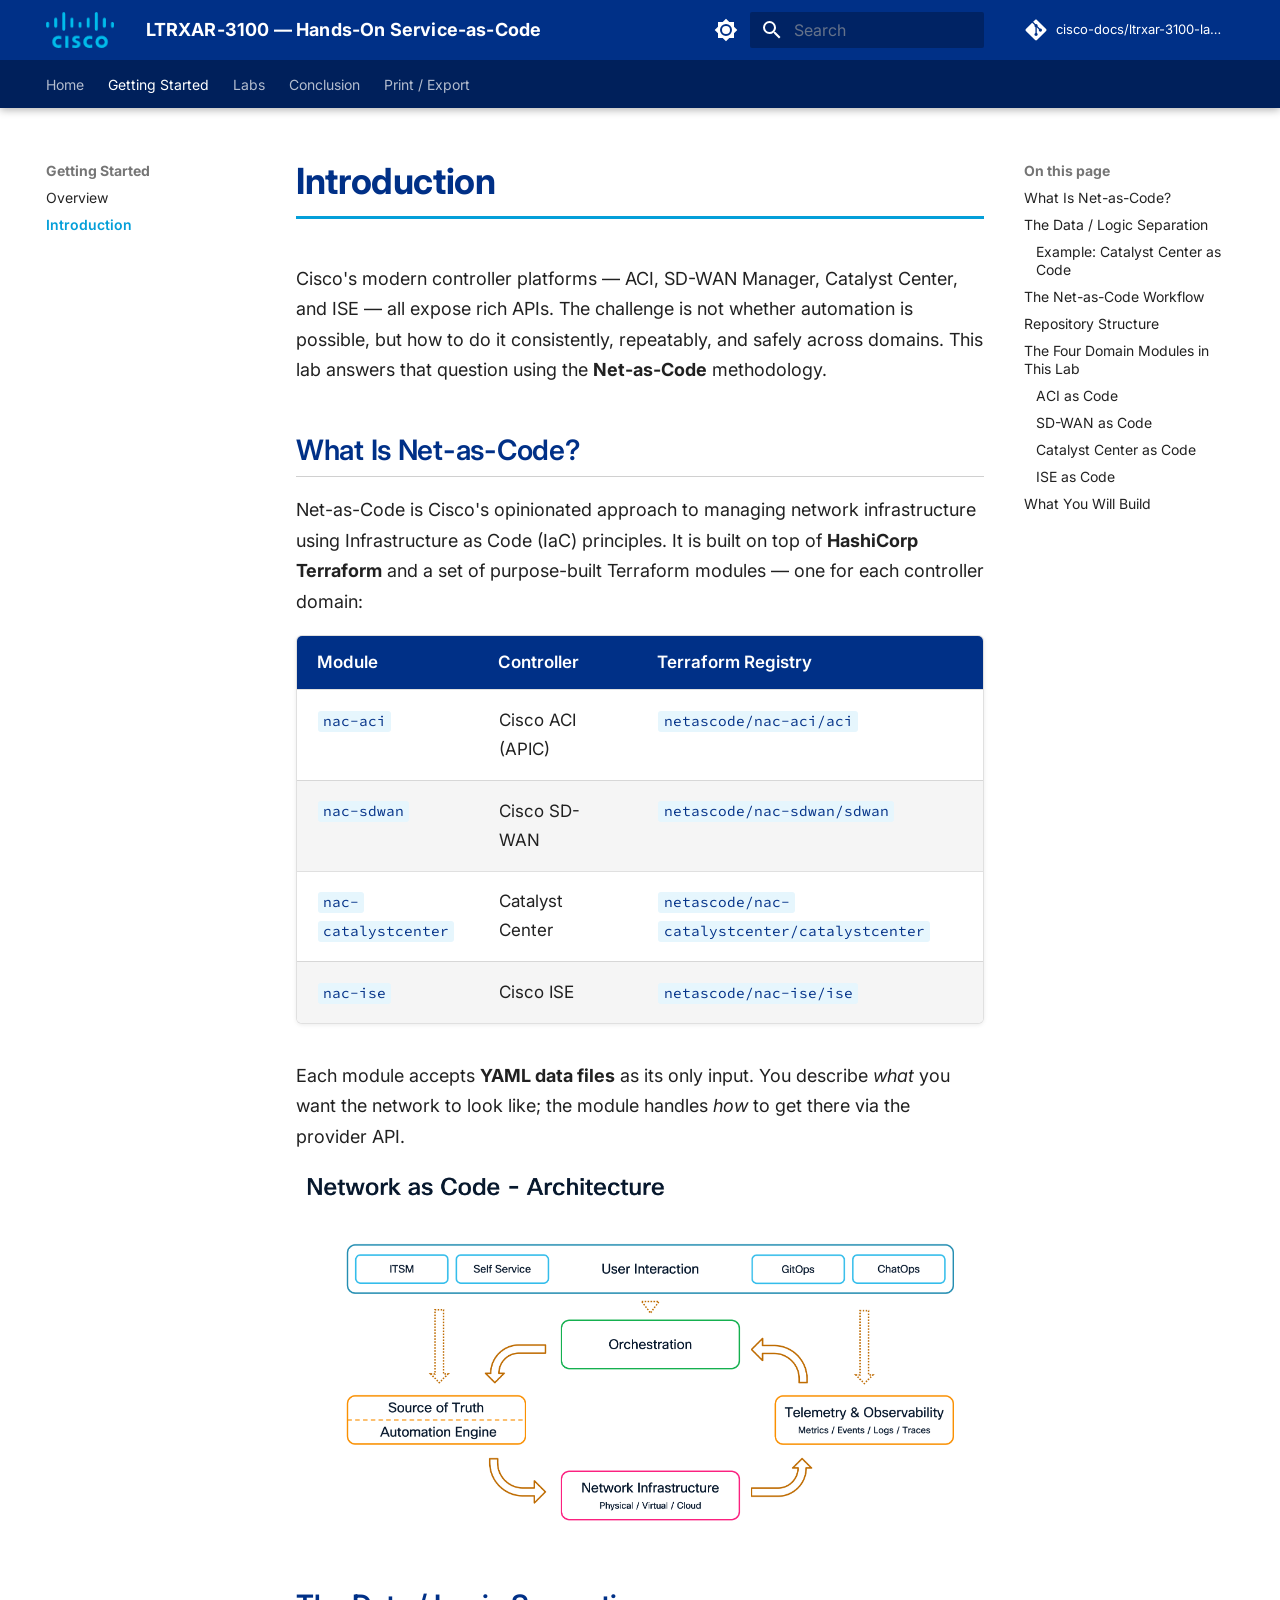
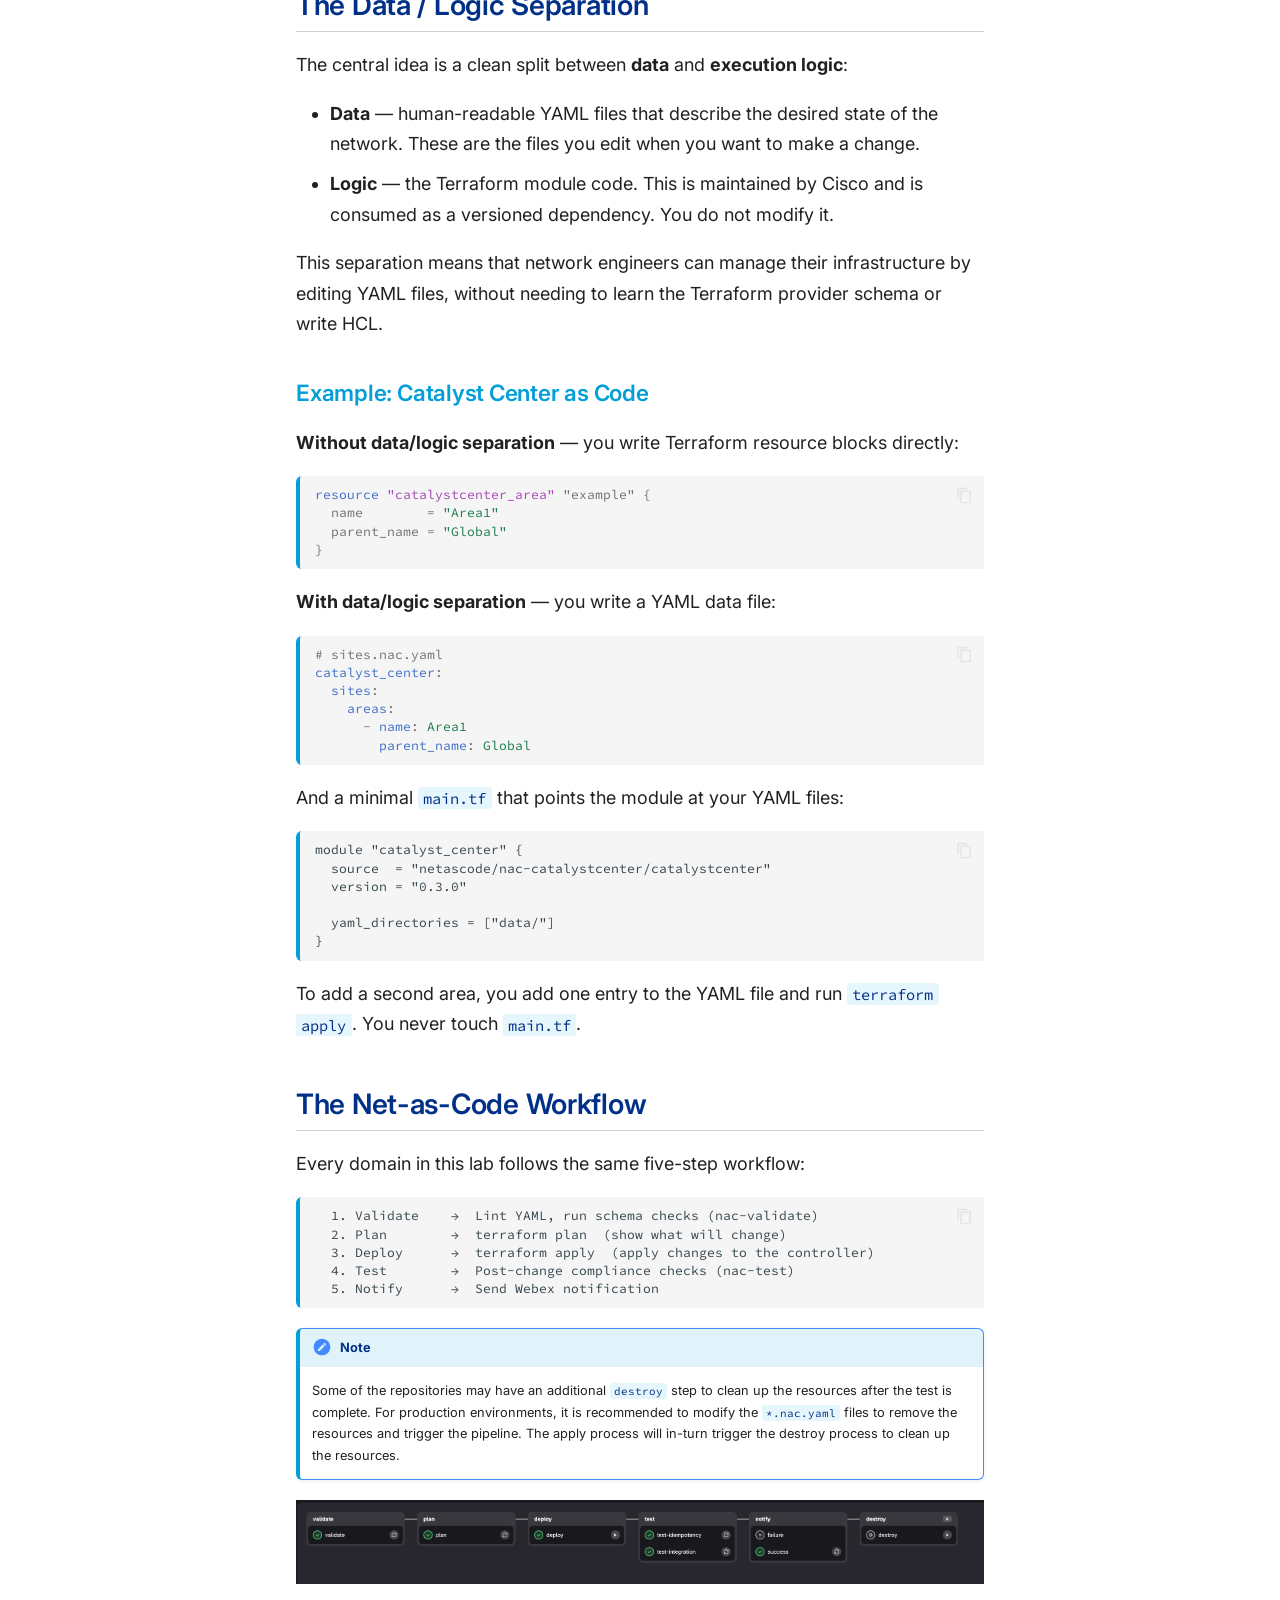
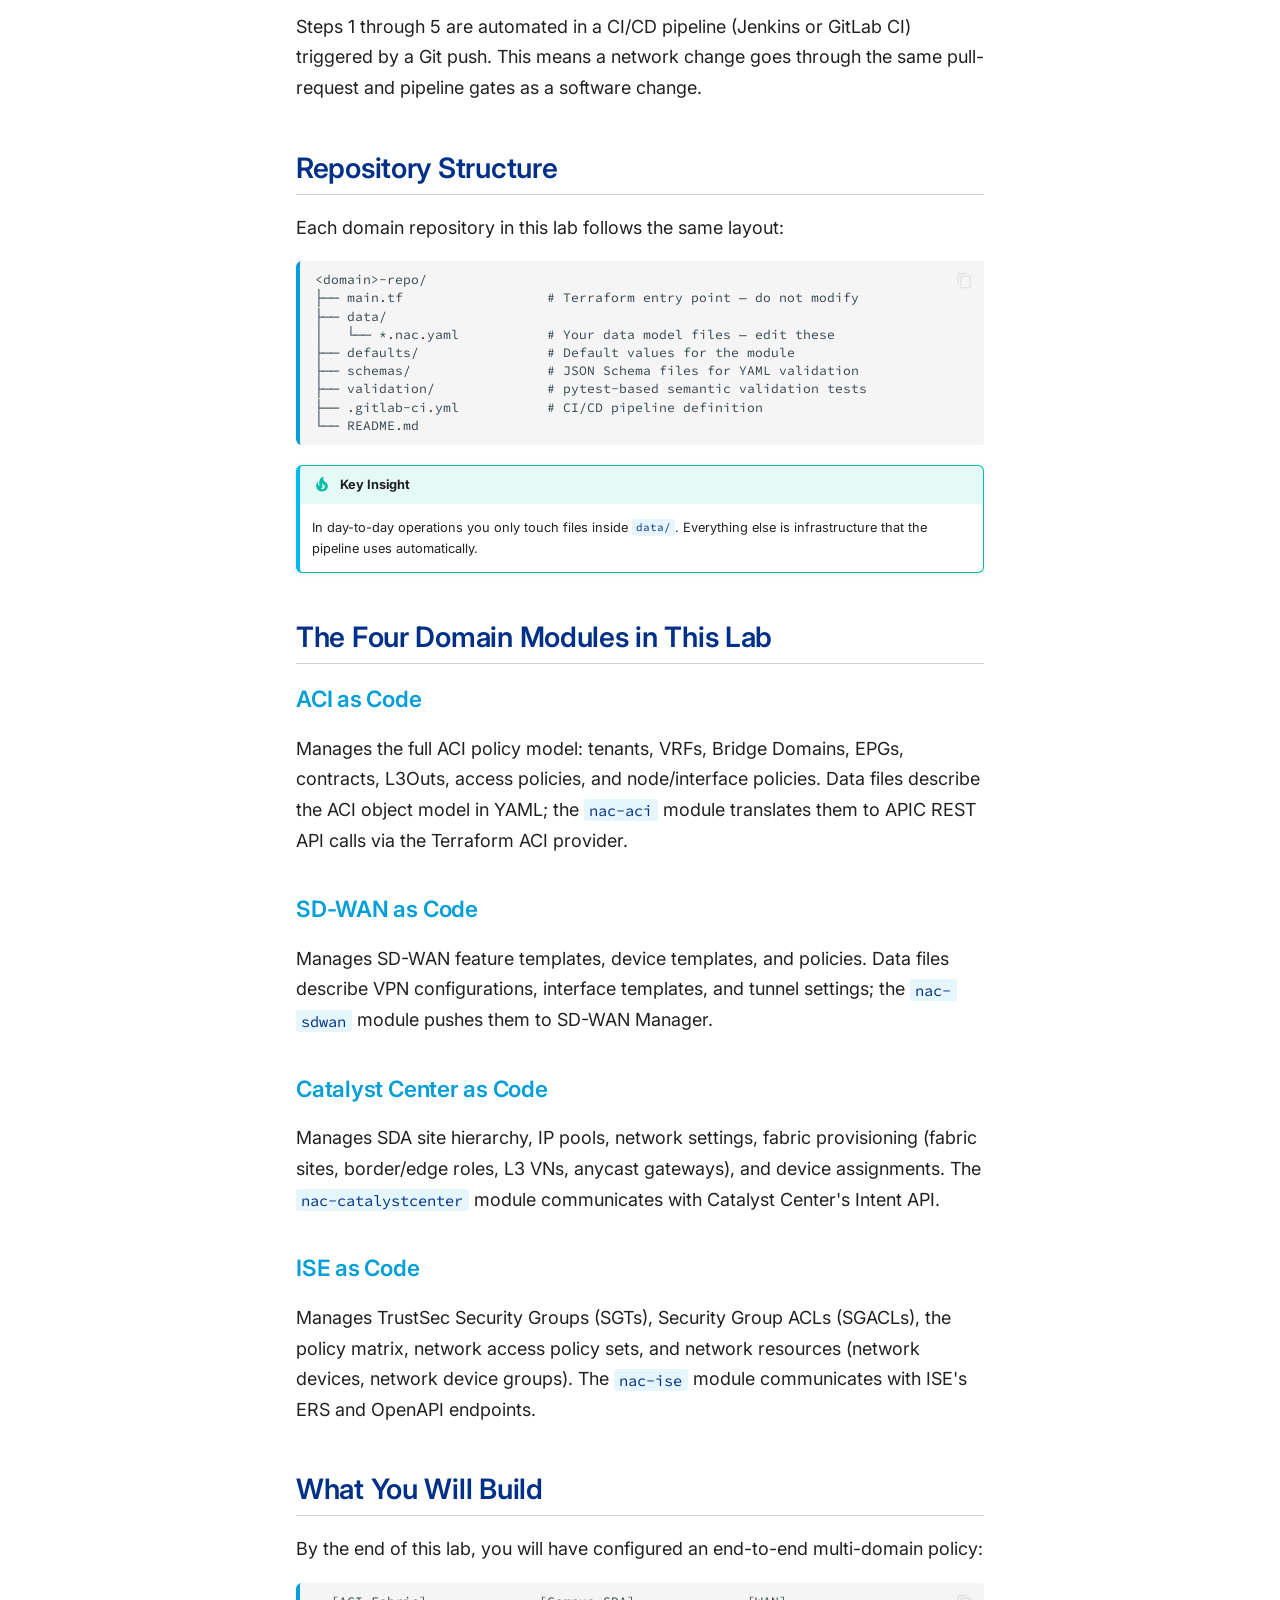
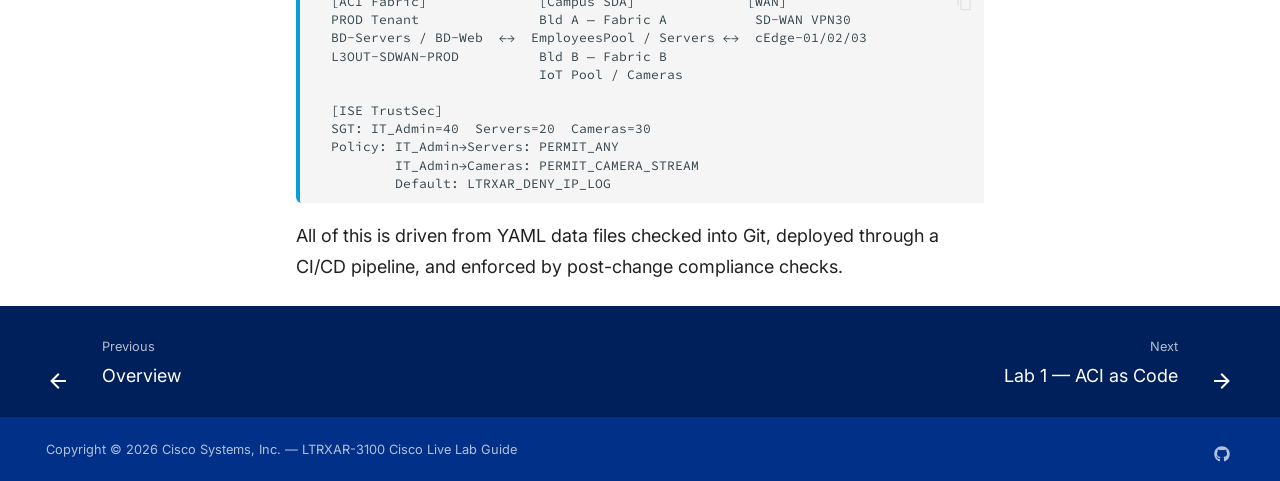
<file: introduction/index.html>
<!DOCTYPE html><html lang="en" class="no-js"><head>
    
      <meta charset="utf-8">
      <meta name="viewport" content="width=device-width,initial-scale=1">
      
        <meta name="description" content="Implementing Automation Across Domains: ACI, SD-WAN, and Campus SDA/IOS-XE">
      
      
        <meta name="author" content="Cisco Live">
      
      
        <link rel="canonical" href="https://cisco-docs.github.io/ltrxar-3100-lab-guide/introduction/">
      
      
        <link rel="prev" href="../overview/">
      
      
        <link rel="next" href="../lab1_aci/">
      
      
        
      
      
      <link rel="icon" href="../assets/cisco_logo.png">
      <meta name="generator" content="mkdocs-1.6.1, mkdocs-material-9.7.6">
    
    
      
        <title>Introduction - LTRXAR-3100 — Hands-On Service-as-Code</title>
      
    
    
      <link rel="stylesheet" href="../assets/stylesheets/main.484c7ddc.min.css">
      
        
        <link rel="stylesheet" href="../assets/stylesheets/palette.ab4e12ef.min.css">
      
      


    
    
      
    
    
      
        
        
        <link rel="preconnect" href="https://fonts.gstatic.com" crossorigin="">
        <link rel="stylesheet" href="https://fonts.googleapis.com/css?family=Inter:300,300i,400,400i,700,700i%7CSource+Code+Pro:400,400i,700,700i&amp;display=fallback">
        <style>:root{--md-text-font:"Inter";--md-code-font:"Source Code Pro"}</style>
      
    
    
      <link rel="stylesheet" href="../css/print-site.css">
    
      <link rel="stylesheet" href="../css/print-site-material.css">
    
      <link rel="stylesheet" href="../stylesheets/cisco.css">
    
    <script>__md_scope=new URL("..",location),__md_hash=e=>[...e].reduce(((e,_)=>(e<<5)-e+_.charCodeAt(0)),0),__md_get=(e,_=localStorage,t=__md_scope)=>JSON.parse(_.getItem(t.pathname+"."+e)),__md_set=(e,_,t=localStorage,a=__md_scope)=>{try{t.setItem(a.pathname+"."+e,JSON.stringify(_))}catch(e){}}</script>
    
      

    
    
  <link href="../assets/stylesheets/glightbox.min.css" rel="stylesheet"><script src="../assets/javascripts/glightbox.min.js"></script><style id="glightbox-style">
            html.glightbox-open { overflow: initial; height: 100%; }
            .gslide-title { margin-top: 0px; user-select: text; }
            .gslide-desc { color: #666; user-select: text; }
            .gslide-image img { background: white; }
            .gscrollbar-fixer { padding-right: 15px; }
            .gdesc-inner { font-size: 0.75rem; }
            body[data-md-color-scheme="slate"] .gdesc-inner { background: var(--md-default-bg-color); }
            body[data-md-color-scheme="slate"] .gslide-title { color: var(--md-default-fg-color); }
            body[data-md-color-scheme="slate"] .gslide-desc { color: var(--md-default-fg-color); }
        </style></head>
  
  
    
    
      
    
    
    
    
    <body dir="ltr" data-md-color-scheme="default" data-md-color-primary="custom" data-md-color-accent="custom">
  
    
    <input class="md-toggle" data-md-toggle="drawer" type="checkbox" id="__drawer" autocomplete="off">
    <input class="md-toggle" data-md-toggle="search" type="checkbox" id="__search" autocomplete="off">
    <label class="md-overlay" for="__drawer"></label>
    <div data-md-component="skip">
      
        
        <a href="#introduction" class="md-skip">
          Skip to content
        </a>
      
    </div>
    <div data-md-component="announce">
      
    </div>
    
    
      

  

<header class="md-header md-header--shadow md-header--lifted" data-md-component="header">
  <nav class="md-header__inner md-grid" aria-label="Header">
    <a href=".." title="LTRXAR-3100 — Hands-On Service-as-Code" class="md-header__button md-logo" aria-label="LTRXAR-3100 — Hands-On Service-as-Code" data-md-component="logo">
      
  <img src="../assets/cisco_logo.png" alt="logo">

    </a>
    <label class="md-header__button md-icon" for="__drawer">
      
      <svg xmlns="http://www.w3.org/2000/svg" viewBox="0 0 24 24"><path d="M3 6h18v2H3zm0 5h18v2H3zm0 5h18v2H3z"></path></svg>
    </label>
    <div class="md-header__title" data-md-component="header-title">
      <div class="md-header__ellipsis">
        <div class="md-header__topic">
          <span class="md-ellipsis">
            LTRXAR-3100 — Hands-On Service-as-Code
          </span>
        </div>
        <div class="md-header__topic" data-md-component="header-topic">
          <span class="md-ellipsis">
            
              Introduction
            
          </span>
        </div>
      </div>
    </div>
    
      
        <form class="md-header__option" data-md-component="palette">
  
    
    
    
    <input class="md-option" data-md-color-media="" data-md-color-scheme="default" data-md-color-primary="custom" data-md-color-accent="custom" aria-label="Switch to dark mode" type="radio" name="__palette" id="__palette_0">
    
      <label class="md-header__button md-icon" title="Switch to dark mode" for="__palette_1" hidden="">
        <svg xmlns="http://www.w3.org/2000/svg" viewBox="0 0 24 24"><path d="M12 8a4 4 0 0 0-4 4 4 4 0 0 0 4 4 4 4 0 0 0 4-4 4 4 0 0 0-4-4m0 10a6 6 0 0 1-6-6 6 6 0 0 1 6-6 6 6 0 0 1 6 6 6 6 0 0 1-6 6m8-9.31V4h-4.69L12 .69 8.69 4H4v4.69L.69 12 4 15.31V20h4.69L12 23.31 15.31 20H20v-4.69L23.31 12z"></path></svg>
      </label>
    
  
    
    
    
    <input class="md-option" data-md-color-media="" data-md-color-scheme="slate" data-md-color-primary="custom" data-md-color-accent="custom" aria-label="Switch to light mode" type="radio" name="__palette" id="__palette_1">
    
      <label class="md-header__button md-icon" title="Switch to light mode" for="__palette_0" hidden="">
        <svg xmlns="http://www.w3.org/2000/svg" viewBox="0 0 24 24"><path d="M12 18c-.89 0-1.74-.2-2.5-.55C11.56 16.5 13 14.42 13 12s-1.44-4.5-3.5-5.45C10.26 6.2 11.11 6 12 6a6 6 0 0 1 6 6 6 6 0 0 1-6 6m8-9.31V4h-4.69L12 .69 8.69 4H4v4.69L.69 12 4 15.31V20h4.69L12 23.31 15.31 20H20v-4.69L23.31 12z"></path></svg>
      </label>
    
  
</form>
      
    
    
      <script>var palette=__md_get("__palette");if(palette&&palette.color){if("(prefers-color-scheme)"===palette.color.media){var media=matchMedia("(prefers-color-scheme: light)"),input=document.querySelector(media.matches?"[data-md-color-media='(prefers-color-scheme: light)']":"[data-md-color-media='(prefers-color-scheme: dark)']");palette.color.media=input.getAttribute("data-md-color-media"),palette.color.scheme=input.getAttribute("data-md-color-scheme"),palette.color.primary=input.getAttribute("data-md-color-primary"),palette.color.accent=input.getAttribute("data-md-color-accent")}for(var[key,value]of Object.entries(palette.color))document.body.setAttribute("data-md-color-"+key,value)}</script>
    
    
    
      
      
        <label class="md-header__button md-icon" for="__search">
          
          <svg xmlns="http://www.w3.org/2000/svg" viewBox="0 0 24 24"><path d="M9.5 3A6.5 6.5 0 0 1 16 9.5c0 1.61-.59 3.09-1.56 4.23l.27.27h.79l5 5-1.5 1.5-5-5v-.79l-.27-.27A6.52 6.52 0 0 1 9.5 16 6.5 6.5 0 0 1 3 9.5 6.5 6.5 0 0 1 9.5 3m0 2C7 5 5 7 5 9.5S7 14 9.5 14 14 12 14 9.5 12 5 9.5 5"></path></svg>
        </label>
        <div class="md-search" data-md-component="search" role="dialog">
  <label class="md-search__overlay" for="__search"></label>
  <div class="md-search__inner" role="search">
    <form class="md-search__form" name="search">
      <input type="text" class="md-search__input" name="query" aria-label="Search" placeholder="Search" autocapitalize="off" autocorrect="off" autocomplete="off" spellcheck="false" data-md-component="search-query" required="">
      <label class="md-search__icon md-icon" for="__search">
        
        <svg xmlns="http://www.w3.org/2000/svg" viewBox="0 0 24 24"><path d="M9.5 3A6.5 6.5 0 0 1 16 9.5c0 1.61-.59 3.09-1.56 4.23l.27.27h.79l5 5-1.5 1.5-5-5v-.79l-.27-.27A6.52 6.52 0 0 1 9.5 16 6.5 6.5 0 0 1 3 9.5 6.5 6.5 0 0 1 9.5 3m0 2C7 5 5 7 5 9.5S7 14 9.5 14 14 12 14 9.5 12 5 9.5 5"></path></svg>
        
        <svg xmlns="http://www.w3.org/2000/svg" viewBox="0 0 24 24"><path d="M20 11v2H8l5.5 5.5-1.42 1.42L4.16 12l7.92-7.92L13.5 5.5 8 11z"></path></svg>
      </label>
      <nav class="md-search__options" aria-label="Search">
        
          <a href="javascript:void(0)" class="md-search__icon md-icon" title="Share" aria-label="Share" data-clipboard="" data-clipboard-text="" data-md-component="search-share" tabindex="-1">
            
            <svg xmlns="http://www.w3.org/2000/svg" viewBox="0 0 24 24"><path d="M18 16.08c-.76 0-1.44.3-1.96.77L8.91 12.7c.05-.23.09-.46.09-.7s-.04-.47-.09-.7l7.05-4.11c.54.5 1.25.81 2.04.81a3 3 0 0 0 3-3 3 3 0 0 0-3-3 3 3 0 0 0-3 3c0 .24.04.47.09.7L8.04 9.81C7.5 9.31 6.79 9 6 9a3 3 0 0 0-3 3 3 3 0 0 0 3 3c.79 0 1.5-.31 2.04-.81l7.12 4.15c-.05.21-.08.43-.08.66 0 1.61 1.31 2.91 2.92 2.91s2.92-1.3 2.92-2.91A2.92 2.92 0 0 0 18 16.08"></path></svg>
          </a>
        
        <button type="reset" class="md-search__icon md-icon" title="Clear" aria-label="Clear" tabindex="-1">
          
          <svg xmlns="http://www.w3.org/2000/svg" viewBox="0 0 24 24"><path d="M19 6.41 17.59 5 12 10.59 6.41 5 5 6.41 10.59 12 5 17.59 6.41 19 12 13.41 17.59 19 19 17.59 13.41 12z"></path></svg>
        </button>
      </nav>
      
        <div class="md-search__suggest" data-md-component="search-suggest"></div>
      
    </form>
    <div class="md-search__output">
      <div class="md-search__scrollwrap" tabindex="0" data-md-scrollfix="">
        <div class="md-search-result" data-md-component="search-result">
          <div class="md-search-result__meta">
            Initializing search
          </div>
          <ol class="md-search-result__list" role="presentation"></ol>
        </div>
      </div>
    </div>
  </div>
</div>
      
    
    
      <div class="md-header__source">
        <a href="https://github.com/cisco-docs/ltrxar-3100-lab-guide" title="Go to repository" class="md-source" data-md-component="source">
  <div class="md-source__icon md-icon">
    
    <svg xmlns="http://www.w3.org/2000/svg" viewBox="0 0 448 512"><!--! Font Awesome Free 7.1.0 by @fontawesome - https://fontawesome.com License - https://fontawesome.com/license/free (Icons: CC BY 4.0, Fonts: SIL OFL 1.1, Code: MIT License) Copyright 2025 Fonticons, Inc.--><path d="M439.6 236.1 244 40.5c-5.4-5.5-12.8-8.5-20.4-8.5s-15 3-20.4 8.4L162.5 81l51.5 51.5c27.1-9.1 52.7 16.8 43.4 43.7l49.7 49.7c34.2-11.8 61.2 31 35.5 56.7-26.5 26.5-70.2-2.9-56-37.3L240.3 199v121.9c25.3 12.5 22.3 41.8 9.1 55-6.4 6.4-15.2 10.1-24.3 10.1s-17.8-3.6-24.3-10.1c-17.6-17.6-11.1-46.9 11.2-56v-123c-20.8-8.5-24.6-30.7-18.6-45L142.6 101 8.5 235.1C3 240.6 0 247.9 0 255.5s3 15 8.5 20.4l195.6 195.7c5.4 5.4 12.7 8.4 20.4 8.4s15-3 20.4-8.4l194.7-194.7c5.4-5.4 8.4-12.8 8.4-20.4s-3-15-8.4-20.4"></path></svg>
  </div>
  <div class="md-source__repository">
    cisco-docs/ltrxar-3100-lab-guide
  </div>
</a>
      </div>
    
  </nav>
  
    
      
<nav class="md-tabs" aria-label="Tabs" data-md-component="tabs">
  <div class="md-grid">
    <ul class="md-tabs__list">
      
        
  
  
  
  
    <li class="md-tabs__item">
      <a href=".." class="md-tabs__link">
        
  
  
    
  
  Home

      </a>
    </li>
  

      
        
  
  
  
    
  
  
    
    
      <li class="md-tabs__item md-tabs__item--active">
        <a href="../overview/" class="md-tabs__link">
          
  
  
    
  
  Getting Started

        </a>
      </li>
    
  

      
        
  
  
  
  
    
    
      <li class="md-tabs__item">
        <a href="../lab1_aci/" class="md-tabs__link">
          
  
  
    
  
  Labs

        </a>
      </li>
    
  

      
        
  
  
  
  
    <li class="md-tabs__item">
      <a href="../conclusion/" class="md-tabs__link">
        
  
  
    
  
  Conclusion

      </a>
    </li>
  

      
        
  
  
  
  
    <li class="md-tabs__item">
      <a href="../print_page/" class="md-tabs__link">
        
  
  
    
  
  Print / Export

      </a>
    </li>
  

      
    </ul>
  </div>
</nav>
    
  
</header>
    
    <div class="md-container" data-md-component="container">
      
      
        
      
      <main class="md-main" data-md-component="main">
        <div class="md-main__inner md-grid">
          
            
              
              <div class="md-sidebar md-sidebar--primary" data-md-component="sidebar" data-md-type="navigation">
                <div class="md-sidebar__scrollwrap">
                  <div class="md-sidebar__inner">
                    


  


<nav class="md-nav md-nav--primary md-nav--lifted" aria-label="Navigation" data-md-level="0">
  <label class="md-nav__title" for="__drawer">
    <a href=".." title="LTRXAR-3100 — Hands-On Service-as-Code" class="md-nav__button md-logo" aria-label="LTRXAR-3100 — Hands-On Service-as-Code" data-md-component="logo">
      
  <img src="../assets/cisco_logo.png" alt="logo">

    </a>
    LTRXAR-3100 — Hands-On Service-as-Code
  </label>
  
    <div class="md-nav__source">
      <a href="https://github.com/cisco-docs/ltrxar-3100-lab-guide" title="Go to repository" class="md-source" data-md-component="source">
  <div class="md-source__icon md-icon">
    
    <svg xmlns="http://www.w3.org/2000/svg" viewBox="0 0 448 512"><!--! Font Awesome Free 7.1.0 by @fontawesome - https://fontawesome.com License - https://fontawesome.com/license/free (Icons: CC BY 4.0, Fonts: SIL OFL 1.1, Code: MIT License) Copyright 2025 Fonticons, Inc.--><path d="M439.6 236.1 244 40.5c-5.4-5.5-12.8-8.5-20.4-8.5s-15 3-20.4 8.4L162.5 81l51.5 51.5c27.1-9.1 52.7 16.8 43.4 43.7l49.7 49.7c34.2-11.8 61.2 31 35.5 56.7-26.5 26.5-70.2-2.9-56-37.3L240.3 199v121.9c25.3 12.5 22.3 41.8 9.1 55-6.4 6.4-15.2 10.1-24.3 10.1s-17.8-3.6-24.3-10.1c-17.6-17.6-11.1-46.9 11.2-56v-123c-20.8-8.5-24.6-30.7-18.6-45L142.6 101 8.5 235.1C3 240.6 0 247.9 0 255.5s3 15 8.5 20.4l195.6 195.7c5.4 5.4 12.7 8.4 20.4 8.4s15-3 20.4-8.4l194.7-194.7c5.4-5.4 8.4-12.8 8.4-20.4s-3-15-8.4-20.4"></path></svg>
  </div>
  <div class="md-source__repository">
    cisco-docs/ltrxar-3100-lab-guide
  </div>
</a>
    </div>
  
  <ul class="md-nav__list" data-md-scrollfix="">
    
      
      
  
  
  
  
    <li class="md-nav__item">
      <a href=".." class="md-nav__link">
        
  
  
  <span class="md-ellipsis">
    
  
    Home
  

    
  </span>
  
  

      </a>
    </li>
  

    
      
      
  
  
    
  
  
  
    
    
      
        
      
        
      
    
    
    
      
        
        
      
      
        
      
    
    
    <li class="md-nav__item md-nav__item--active md-nav__item--section md-nav__item--nested">
      
        
        
        <input class="md-nav__toggle md-toggle " type="checkbox" id="__nav_2" checked="">
        
          
          <label class="md-nav__link" for="__nav_2" id="__nav_2_label" tabindex="">
            
  
  
  <span class="md-ellipsis">
    
  
    Getting Started
  

    
  </span>
  
  

            <span class="md-nav__icon md-icon"></span>
          </label>
        
        <nav class="md-nav" data-md-level="1" aria-labelledby="__nav_2_label" aria-expanded="true">
          <label class="md-nav__title" for="__nav_2">
            <span class="md-nav__icon md-icon"></span>
            
  
    Getting Started
  

          </label>
          <ul class="md-nav__list" data-md-scrollfix="">
            
              
                
  
  
  
  
    <li class="md-nav__item">
      <a href="../overview/" class="md-nav__link">
        
  
  
  <span class="md-ellipsis">
    
  
    Overview
  

    
  </span>
  
  

      </a>
    </li>
  

              
            
              
                
  
  
    
  
  
  
    <li class="md-nav__item md-nav__item--active">
      
      <input class="md-nav__toggle md-toggle" type="checkbox" id="__toc">
      
      
        
      
      
        <label class="md-nav__link md-nav__link--active" for="__toc">
          
  
  
  <span class="md-ellipsis">
    
  
    Introduction
  

    
  </span>
  
  

          <span class="md-nav__icon md-icon"></span>
        </label>
      
      <a href="./" class="md-nav__link md-nav__link--active">
        
  
  
  <span class="md-ellipsis">
    
  
    Introduction
  

    
  </span>
  
  

      </a>
      
        

  

<nav class="md-nav md-nav--secondary" aria-label="On this page">
  
  
  
    
  
  
    <label class="md-nav__title" for="__toc">
      <span class="md-nav__icon md-icon"></span>
      On this page
    </label>
    <ul class="md-nav__list" data-md-component="toc" data-md-scrollfix="">
      
        <li class="md-nav__item">
  <a href="#what-is-net-as-code" class="md-nav__link">
    <span class="md-ellipsis">
      
        What Is Net-as-Code?
      
    </span>
  </a>
  
</li>
      
        <li class="md-nav__item">
  <a href="#the-data-logic-separation" class="md-nav__link">
    <span class="md-ellipsis">
      
        The Data / Logic Separation
      
    </span>
  </a>
  
    <nav class="md-nav" aria-label="The Data / Logic Separation">
      <ul class="md-nav__list">
        
          <li class="md-nav__item">
  <a href="#example-catalyst-center-as-code" class="md-nav__link">
    <span class="md-ellipsis">
      
        Example: Catalyst Center as Code
      
    </span>
  </a>
  
</li>
        
      </ul>
    </nav>
  
</li>
      
        <li class="md-nav__item">
  <a href="#the-net-as-code-workflow" class="md-nav__link">
    <span class="md-ellipsis">
      
        The Net-as-Code Workflow
      
    </span>
  </a>
  
</li>
      
        <li class="md-nav__item">
  <a href="#repository-structure" class="md-nav__link">
    <span class="md-ellipsis">
      
        Repository Structure
      
    </span>
  </a>
  
</li>
      
        <li class="md-nav__item">
  <a href="#the-four-domain-modules-in-this-lab" class="md-nav__link">
    <span class="md-ellipsis">
      
        The Four Domain Modules in This Lab
      
    </span>
  </a>
  
    <nav class="md-nav" aria-label="The Four Domain Modules in This Lab">
      <ul class="md-nav__list">
        
          <li class="md-nav__item">
  <a href="#aci-as-code" class="md-nav__link">
    <span class="md-ellipsis">
      
        ACI as Code
      
    </span>
  </a>
  
</li>
        
          <li class="md-nav__item">
  <a href="#sd-wan-as-code" class="md-nav__link">
    <span class="md-ellipsis">
      
        SD-WAN as Code
      
    </span>
  </a>
  
</li>
        
          <li class="md-nav__item">
  <a href="#catalyst-center-as-code" class="md-nav__link">
    <span class="md-ellipsis">
      
        Catalyst Center as Code
      
    </span>
  </a>
  
</li>
        
          <li class="md-nav__item">
  <a href="#ise-as-code" class="md-nav__link">
    <span class="md-ellipsis">
      
        ISE as Code
      
    </span>
  </a>
  
</li>
        
      </ul>
    </nav>
  
</li>
      
        <li class="md-nav__item">
  <a href="#what-you-will-build" class="md-nav__link">
    <span class="md-ellipsis">
      
        What You Will Build
      
    </span>
  </a>
  
</li>
      
    </ul>
  
</nav>
      
    </li>
  

              
            
          </ul>
        </nav>
      
    </li>
  

    
      
      
  
  
  
  
    
    
      
        
      
        
      
        
      
        
      
        
      
        
      
    
    
    
      
      
        
      
    
    
    <li class="md-nav__item md-nav__item--nested">
      
        
        
          
        
        <input class="md-nav__toggle md-toggle md-toggle--indeterminate" type="checkbox" id="__nav_3">
        
          
          <label class="md-nav__link" for="__nav_3" id="__nav_3_label" tabindex="0">
            
  
  
  <span class="md-ellipsis">
    
  
    Labs
  

    
  </span>
  
  

            <span class="md-nav__icon md-icon"></span>
          </label>
        
        <nav class="md-nav" data-md-level="1" aria-labelledby="__nav_3_label" aria-expanded="false">
          <label class="md-nav__title" for="__nav_3">
            <span class="md-nav__icon md-icon"></span>
            
  
    Labs
  

          </label>
          <ul class="md-nav__list" data-md-scrollfix="">
            
              
                
  
  
  
  
    <li class="md-nav__item">
      <a href="../lab1_aci/" class="md-nav__link">
        
  
  
  <span class="md-ellipsis">
    
  
    Lab 1 — ACI as Code
  

    
  </span>
  
  

      </a>
    </li>
  

              
            
              
                
  
  
  
  
    <li class="md-nav__item">
      <a href="../lab2_sdwan/" class="md-nav__link">
        
  
  
  <span class="md-ellipsis">
    
  
    Lab 2 — SD-WAN as Code
  

    
  </span>
  
  

      </a>
    </li>
  

              
            
              
                
  
  
  
  
    <li class="md-nav__item">
      <a href="../lab3_catc/" class="md-nav__link">
        
  
  
  <span class="md-ellipsis">
    
  
    Lab 3 — Catalyst Center as Code
  

    
  </span>
  
  

      </a>
    </li>
  

              
            
              
                
  
  
  
  
    <li class="md-nav__item">
      <a href="../lab4_ise/" class="md-nav__link">
        
  
  
  <span class="md-ellipsis">
    
  
    Lab 4 — ISE as Code
  

    
  </span>
  
  

      </a>
    </li>
  

              
            
              
                
  
  
  
  
    <li class="md-nav__item">
      <a href="../lab5_multidomain/" class="md-nav__link">
        
  
  
  <span class="md-ellipsis">
    
  
    Lab 5 — Multi-Domain Integration
  

    
  </span>
  
  

      </a>
    </li>
  

              
            
              
                
  
  
  
  
    <li class="md-nav__item">
      <a href="../lab6_optional_end_to_end_testing/" class="md-nav__link">
        
  
  
  <span class="md-ellipsis">
    
  
    Lab 6 (Optional) — End-to-End Testing
  

    
  </span>
  
  

      </a>
    </li>
  

              
            
          </ul>
        </nav>
      
    </li>
  

    
      
      
  
  
  
  
    <li class="md-nav__item">
      <a href="../conclusion/" class="md-nav__link">
        
  
  
  <span class="md-ellipsis">
    
  
    Conclusion
  

    
  </span>
  
  

      </a>
    </li>
  

    
      
      
  
  
  
  
    <li class="md-nav__item">
      <a href="../print_page/" class="md-nav__link">
        
  
  
  <span class="md-ellipsis">
    
  
    Print / Export
  

    
  </span>
  
  

      </a>
    </li>
  

    
  </ul>
</nav>
                  </div>
                </div>
              </div>
            
            
              
              <div class="md-sidebar md-sidebar--secondary" data-md-component="sidebar" data-md-type="toc">
                <div class="md-sidebar__scrollwrap">
                  <div class="md-sidebar__inner">
                    

  

<nav class="md-nav md-nav--secondary" aria-label="On this page">
  
  
  
    
  
  
    <label class="md-nav__title" for="__toc">
      <span class="md-nav__icon md-icon"></span>
      On this page
    </label>
    <ul class="md-nav__list" data-md-component="toc" data-md-scrollfix="">
      
        <li class="md-nav__item">
  <a href="#what-is-net-as-code" class="md-nav__link">
    <span class="md-ellipsis">
      
        What Is Net-as-Code?
      
    </span>
  </a>
  
</li>
      
        <li class="md-nav__item">
  <a href="#the-data-logic-separation" class="md-nav__link">
    <span class="md-ellipsis">
      
        The Data / Logic Separation
      
    </span>
  </a>
  
    <nav class="md-nav" aria-label="The Data / Logic Separation">
      <ul class="md-nav__list">
        
          <li class="md-nav__item">
  <a href="#example-catalyst-center-as-code" class="md-nav__link">
    <span class="md-ellipsis">
      
        Example: Catalyst Center as Code
      
    </span>
  </a>
  
</li>
        
      </ul>
    </nav>
  
</li>
      
        <li class="md-nav__item">
  <a href="#the-net-as-code-workflow" class="md-nav__link">
    <span class="md-ellipsis">
      
        The Net-as-Code Workflow
      
    </span>
  </a>
  
</li>
      
        <li class="md-nav__item">
  <a href="#repository-structure" class="md-nav__link">
    <span class="md-ellipsis">
      
        Repository Structure
      
    </span>
  </a>
  
</li>
      
        <li class="md-nav__item">
  <a href="#the-four-domain-modules-in-this-lab" class="md-nav__link">
    <span class="md-ellipsis">
      
        The Four Domain Modules in This Lab
      
    </span>
  </a>
  
    <nav class="md-nav" aria-label="The Four Domain Modules in This Lab">
      <ul class="md-nav__list">
        
          <li class="md-nav__item">
  <a href="#aci-as-code" class="md-nav__link">
    <span class="md-ellipsis">
      
        ACI as Code
      
    </span>
  </a>
  
</li>
        
          <li class="md-nav__item">
  <a href="#sd-wan-as-code" class="md-nav__link">
    <span class="md-ellipsis">
      
        SD-WAN as Code
      
    </span>
  </a>
  
</li>
        
          <li class="md-nav__item">
  <a href="#catalyst-center-as-code" class="md-nav__link">
    <span class="md-ellipsis">
      
        Catalyst Center as Code
      
    </span>
  </a>
  
</li>
        
          <li class="md-nav__item">
  <a href="#ise-as-code" class="md-nav__link">
    <span class="md-ellipsis">
      
        ISE as Code
      
    </span>
  </a>
  
</li>
        
      </ul>
    </nav>
  
</li>
      
        <li class="md-nav__item">
  <a href="#what-you-will-build" class="md-nav__link">
    <span class="md-ellipsis">
      
        What You Will Build
      
    </span>
  </a>
  
</li>
      
    </ul>
  
</nav>
                  </div>
                </div>
              </div>
            
          
          
            <div class="md-content" data-md-component="content">
              
              <article class="md-content__inner md-typeset">
                
                  



<h1 id="introduction">Introduction<a class="headerlink" href="#introduction" title="Permanent link">¶</a></h1>
<p>Cisco's modern controller platforms — ACI, SD-WAN Manager, Catalyst Center, and ISE — all expose rich APIs. The challenge is not whether automation is possible, but how to do it consistently, repeatably, and safely across domains. This lab answers that question using the <strong>Net-as-Code</strong> methodology.</p>
<h2 id="what-is-net-as-code">What Is Net-as-Code?<a class="headerlink" href="#what-is-net-as-code" title="Permanent link">¶</a></h2>
<p>Net-as-Code is Cisco's opinionated approach to managing network infrastructure using Infrastructure as Code (IaC) principles. It is built on top of <strong>HashiCorp Terraform</strong> and a set of purpose-built Terraform modules — one for each controller domain:</p>
<table>
<thead>
<tr>
<th>Module</th>
<th>Controller</th>
<th>Terraform Registry</th>
</tr>
</thead>
<tbody>
<tr>
<td><code>nac-aci</code></td>
<td>Cisco ACI (APIC)</td>
<td><code>netascode/nac-aci/aci</code></td>
</tr>
<tr>
<td><code>nac-sdwan</code></td>
<td>Cisco SD-WAN</td>
<td><code>netascode/nac-sdwan/sdwan</code></td>
</tr>
<tr>
<td><code>nac-catalystcenter</code></td>
<td>Catalyst Center</td>
<td><code>netascode/nac-catalystcenter/catalystcenter</code></td>
</tr>
<tr>
<td><code>nac-ise</code></td>
<td>Cisco ISE</td>
<td><code>netascode/nac-ise/ise</code></td>
</tr>
</tbody>
</table>
<p>Each module accepts <strong>YAML data files</strong> as its only input. You describe <em>what</em> you want the network to look like; the module handles <em>how</em> to get there via the provider API.</p>
<p><a class="glightbox" data-type="image" data-width="100%" data-height="auto" href="../assets/nac_architecture.png" data-desc-position="bottom"><img alt="Net-as-Code Architecture" src="../assets/nac_architecture.png"></a></p>
<h2 id="the-data-logic-separation">The Data / Logic Separation<a class="headerlink" href="#the-data-logic-separation" title="Permanent link">¶</a></h2>
<p>The central idea is a clean split between <strong>data</strong> and <strong>execution logic</strong>:</p>
<ul>
<li><strong>Data</strong> — human-readable YAML files that describe the desired state of the network. These are the files you edit when you want to make a change.</li>
<li><strong>Logic</strong> — the Terraform module code. This is maintained by Cisco and is consumed as a versioned dependency. You do not modify it.</li>
</ul>
<p>This separation means that network engineers can manage their infrastructure by editing YAML files, without needing to learn the Terraform provider schema or write HCL.</p>
<h3 id="example-catalyst-center-as-code">Example: Catalyst Center as Code<a class="headerlink" href="#example-catalyst-center-as-code" title="Permanent link">¶</a></h3>
<p><strong>Without data/logic separation</strong> — you write Terraform resource blocks directly:</p>
<div class="language-hcl highlight"><pre><span></span><code><span id="__span-0-1"><a id="__codelineno-0-1" name="__codelineno-0-1" href="#__codelineno-0-1"></a><span class="kr">resource</span><span class="w"> </span><span class="nc">"catalystcenter_area"</span><span class="w"> </span><span class="nv">"example"</span><span class="w"> </span><span class="p">{</span>
</span><span id="__span-0-2"><a id="__codelineno-0-2" name="__codelineno-0-2" href="#__codelineno-0-2"></a><span class="w">  </span><span class="na">name</span><span class="w">        </span><span class="o">=</span><span class="w"> </span><span class="s2">"Area1"</span>
</span><span id="__span-0-3"><a id="__codelineno-0-3" name="__codelineno-0-3" href="#__codelineno-0-3"></a><span class="w">  </span><span class="na">parent_name</span><span class="w"> </span><span class="o">=</span><span class="w"> </span><span class="s2">"Global"</span>
</span><span id="__span-0-4"><a id="__codelineno-0-4" name="__codelineno-0-4" href="#__codelineno-0-4"></a><span class="p">}</span>
</span></code></pre></div>
<p><strong>With data/logic separation</strong> — you write a YAML data file:</p>
<div class="language-yaml highlight"><pre><span></span><code><span id="__span-1-1"><a id="__codelineno-1-1" name="__codelineno-1-1" href="#__codelineno-1-1"></a><span class="c1"># sites.nac.yaml</span>
</span><span id="__span-1-2"><a id="__codelineno-1-2" name="__codelineno-1-2" href="#__codelineno-1-2"></a><span class="nt">catalyst_center</span><span class="p">:</span>
</span><span id="__span-1-3"><a id="__codelineno-1-3" name="__codelineno-1-3" href="#__codelineno-1-3"></a><span class="w">  </span><span class="nt">sites</span><span class="p">:</span>
</span><span id="__span-1-4"><a id="__codelineno-1-4" name="__codelineno-1-4" href="#__codelineno-1-4"></a><span class="w">    </span><span class="nt">areas</span><span class="p">:</span>
</span><span id="__span-1-5"><a id="__codelineno-1-5" name="__codelineno-1-5" href="#__codelineno-1-5"></a><span class="w">      </span><span class="p p-Indicator">-</span><span class="w"> </span><span class="nt">name</span><span class="p">:</span><span class="w"> </span><span class="l l-Scalar l-Scalar-Plain">Area1</span>
</span><span id="__span-1-6"><a id="__codelineno-1-6" name="__codelineno-1-6" href="#__codelineno-1-6"></a><span class="w">        </span><span class="nt">parent_name</span><span class="p">:</span><span class="w"> </span><span class="l l-Scalar l-Scalar-Plain">Global</span>
</span></code></pre></div>
<p>And a minimal <code>main.tf</code> that points the module at your YAML files:</p>
<div class="language-text highlight"><pre><span></span><code><span id="__span-2-1"><a id="__codelineno-2-1" name="__codelineno-2-1" href="#__codelineno-2-1"></a>module "catalyst_center" {
</span><span id="__span-2-2"><a id="__codelineno-2-2" name="__codelineno-2-2" href="#__codelineno-2-2"></a>  source  = "netascode/nac-catalystcenter/catalystcenter"
</span><span id="__span-2-3"><a id="__codelineno-2-3" name="__codelineno-2-3" href="#__codelineno-2-3"></a>  version = "0.3.0"
</span><span id="__span-2-4"><a id="__codelineno-2-4" name="__codelineno-2-4" href="#__codelineno-2-4"></a>
</span><span id="__span-2-5"><a id="__codelineno-2-5" name="__codelineno-2-5" href="#__codelineno-2-5"></a>  yaml_directories = ["data/"]
</span><span id="__span-2-6"><a id="__codelineno-2-6" name="__codelineno-2-6" href="#__codelineno-2-6"></a>}
</span></code></pre></div>
<p>To add a second area, you add one entry to the YAML file and run <code>terraform apply</code>. You never touch <code>main.tf</code>.</p>
<h2 id="the-net-as-code-workflow">The Net-as-Code Workflow<a class="headerlink" href="#the-net-as-code-workflow" title="Permanent link">¶</a></h2>
<p>Every domain in this lab follows the same five-step workflow:</p>
<div class="language-text highlight"><pre><span></span><code><span id="__span-3-1"><a id="__codelineno-3-1" name="__codelineno-3-1" href="#__codelineno-3-1"></a>  1. Validate    →  Lint YAML, run schema checks (nac-validate)
</span><span id="__span-3-2"><a id="__codelineno-3-2" name="__codelineno-3-2" href="#__codelineno-3-2"></a>  2. Plan        →  terraform plan  (show what will change)
</span><span id="__span-3-3"><a id="__codelineno-3-3" name="__codelineno-3-3" href="#__codelineno-3-3"></a>  3. Deploy      →  terraform apply  (apply changes to the controller)
</span><span id="__span-3-4"><a id="__codelineno-3-4" name="__codelineno-3-4" href="#__codelineno-3-4"></a>  4. Test        →  Post-change compliance checks (nac-test)
</span><span id="__span-3-5"><a id="__codelineno-3-5" name="__codelineno-3-5" href="#__codelineno-3-5"></a>  5. Notify      →  Send Webex notification
</span></code></pre></div>
<div class="admonition note">
<p class="admonition-title">Note</p>
<p>Some of the repositories may have an additional <code>destroy</code> step to clean up the resources after the test is complete. For production environments, it is recommended to modify the <code>*.nac.yaml</code> files to remove the resources and trigger the pipeline. The apply process will in-turn trigger the destroy process to clean up the resources.</p>
</div>
<p><a class="glightbox" data-type="image" data-width="100%" data-height="auto" href="../assets/nac_workflow.png" data-desc-position="bottom"><img alt="Net-as-Code Workflow" src="../assets/nac_workflow.png"></a></p>
<p>Steps 1 through 5 are automated in a CI/CD pipeline (Jenkins or GitLab CI) triggered by a Git push. This means a network change goes through the same pull-request and pipeline gates as a software change.</p>
<h2 id="repository-structure">Repository Structure<a class="headerlink" href="#repository-structure" title="Permanent link">¶</a></h2>
<p>Each domain repository in this lab follows the same layout:</p>
<div class="language-text highlight"><pre><span></span><code><span id="__span-4-1"><a id="__codelineno-4-1" name="__codelineno-4-1" href="#__codelineno-4-1"></a>&lt;domain&gt;-repo/
</span><span id="__span-4-2"><a id="__codelineno-4-2" name="__codelineno-4-2" href="#__codelineno-4-2"></a>├── main.tf                  # Terraform entry point — do not modify
</span><span id="__span-4-3"><a id="__codelineno-4-3" name="__codelineno-4-3" href="#__codelineno-4-3"></a>├── data/
</span><span id="__span-4-4"><a id="__codelineno-4-4" name="__codelineno-4-4" href="#__codelineno-4-4"></a>│   └── *.nac.yaml           # Your data model files — edit these
</span><span id="__span-4-5"><a id="__codelineno-4-5" name="__codelineno-4-5" href="#__codelineno-4-5"></a>├── defaults/                # Default values for the module
</span><span id="__span-4-6"><a id="__codelineno-4-6" name="__codelineno-4-6" href="#__codelineno-4-6"></a>├── schemas/                 # JSON Schema files for YAML validation
</span><span id="__span-4-7"><a id="__codelineno-4-7" name="__codelineno-4-7" href="#__codelineno-4-7"></a>├── validation/              # pytest-based semantic validation tests
</span><span id="__span-4-8"><a id="__codelineno-4-8" name="__codelineno-4-8" href="#__codelineno-4-8"></a>├── .gitlab-ci.yml           # CI/CD pipeline definition
</span><span id="__span-4-9"><a id="__codelineno-4-9" name="__codelineno-4-9" href="#__codelineno-4-9"></a>└── README.md
</span></code></pre></div>
<div class="admonition tip">
<p class="admonition-title">Key Insight</p>
<p>In day-to-day operations you only touch files inside <code>data/</code>. Everything else is infrastructure that the pipeline uses automatically.</p>
</div>
<h2 id="the-four-domain-modules-in-this-lab">The Four Domain Modules in This Lab<a class="headerlink" href="#the-four-domain-modules-in-this-lab" title="Permanent link">¶</a></h2>
<h3 id="aci-as-code">ACI as Code<a class="headerlink" href="#aci-as-code" title="Permanent link">¶</a></h3>
<p>Manages the full ACI policy model: tenants, VRFs, Bridge Domains, EPGs, contracts, L3Outs, access policies, and node/interface policies. Data files describe the ACI object model in YAML; the <code>nac-aci</code> module translates them to APIC REST API calls via the Terraform ACI provider.</p>
<h3 id="sd-wan-as-code">SD-WAN as Code<a class="headerlink" href="#sd-wan-as-code" title="Permanent link">¶</a></h3>
<p>Manages SD-WAN feature templates, device templates, and policies. Data files describe VPN configurations, interface templates, and tunnel settings; the <code>nac-sdwan</code> module pushes them to SD-WAN Manager.</p>
<h3 id="catalyst-center-as-code">Catalyst Center as Code<a class="headerlink" href="#catalyst-center-as-code" title="Permanent link">¶</a></h3>
<p>Manages SDA site hierarchy, IP pools, network settings, fabric provisioning (fabric sites, border/edge roles, L3 VNs, anycast gateways), and device assignments. The <code>nac-catalystcenter</code> module communicates with Catalyst Center's Intent API.</p>
<h3 id="ise-as-code">ISE as Code<a class="headerlink" href="#ise-as-code" title="Permanent link">¶</a></h3>
<p>Manages TrustSec Security Groups (SGTs), Security Group ACLs (SGACLs), the policy matrix, network access policy sets, and network resources (network devices, network device groups). The <code>nac-ise</code> module communicates with ISE's ERS and OpenAPI endpoints.</p>
<h2 id="what-you-will-build">What You Will Build<a class="headerlink" href="#what-you-will-build" title="Permanent link">¶</a></h2>
<p>By the end of this lab, you will have configured an end-to-end multi-domain policy:</p>
<div class="language-text highlight"><pre><span></span><code><span id="__span-5-1"><a id="__codelineno-5-1" name="__codelineno-5-1" href="#__codelineno-5-1"></a>  [ACI Fabric]              [Campus SDA]              [WAN]
</span><span id="__span-5-2"><a id="__codelineno-5-2" name="__codelineno-5-2" href="#__codelineno-5-2"></a>  PROD Tenant               Bld A — Fabric A           SD-WAN VPN30
</span><span id="__span-5-3"><a id="__codelineno-5-3" name="__codelineno-5-3" href="#__codelineno-5-3"></a>  BD-Servers / BD-Web  ←→  EmployeesPool / Servers ←→  cEdge-01/02/03
</span><span id="__span-5-4"><a id="__codelineno-5-4" name="__codelineno-5-4" href="#__codelineno-5-4"></a>  L3OUT-SDWAN-PROD          Bld B — Fabric B
</span><span id="__span-5-5"><a id="__codelineno-5-5" name="__codelineno-5-5" href="#__codelineno-5-5"></a>                            IoT Pool / Cameras
</span><span id="__span-5-6"><a id="__codelineno-5-6" name="__codelineno-5-6" href="#__codelineno-5-6"></a>
</span><span id="__span-5-7"><a id="__codelineno-5-7" name="__codelineno-5-7" href="#__codelineno-5-7"></a>  [ISE TrustSec]
</span><span id="__span-5-8"><a id="__codelineno-5-8" name="__codelineno-5-8" href="#__codelineno-5-8"></a>  SGT: IT_Admin=40  Servers=20  Cameras=30
</span><span id="__span-5-9"><a id="__codelineno-5-9" name="__codelineno-5-9" href="#__codelineno-5-9"></a>  Policy: IT_Admin→Servers: PERMIT_ANY
</span><span id="__span-5-10"><a id="__codelineno-5-10" name="__codelineno-5-10" href="#__codelineno-5-10"></a>          IT_Admin→Cameras: PERMIT_CAMERA_STREAM
</span><span id="__span-5-11"><a id="__codelineno-5-11" name="__codelineno-5-11" href="#__codelineno-5-11"></a>          Default: LTRXAR_DENY_IP_LOG
</span></code></pre></div>
<p>All of this is driven from YAML data files checked into Git, deployed through a CI/CD pipeline, and enforced by post-change compliance checks.</p>












                
              </article>
            </div>
          
          
  <script>var tabs=__md_get("__tabs");if(Array.isArray(tabs))e:for(var set of document.querySelectorAll(".tabbed-set")){var labels=set.querySelector(".tabbed-labels");for(var tab of tabs)for(var label of labels.getElementsByTagName("label"))if(label.innerText.trim()===tab){var input=document.getElementById(label.htmlFor);input.checked=!0;continue e}}</script>

<script>var target=document.getElementById(location.hash.slice(1));target&&target.name&&(target.checked=target.name.startsWith("__tabbed_"))</script>
        </div>
        
          <button type="button" class="md-top md-icon" data-md-component="top" hidden="">
  
  <svg xmlns="http://www.w3.org/2000/svg" viewBox="0 0 24 24"><path d="M13 20h-2V8l-5.5 5.5-1.42-1.42L12 4.16l7.92 7.92-1.42 1.42L13 8z"></path></svg>
  Back to top
</button>
        
      </main>
      
        <footer class="md-footer">
  
    
      
      <nav class="md-footer__inner md-grid" aria-label="Footer">
        
          
          <a href="../overview/" class="md-footer__link md-footer__link--prev" aria-label="Previous: Overview">
            <div class="md-footer__button md-icon">
              
              <svg xmlns="http://www.w3.org/2000/svg" viewBox="0 0 24 24"><path d="M20 11v2H8l5.5 5.5-1.42 1.42L4.16 12l7.92-7.92L13.5 5.5 8 11z"></path></svg>
            </div>
            <div class="md-footer__title">
              <span class="md-footer__direction">
                Previous
              </span>
              <div class="md-ellipsis">
                Overview
              </div>
            </div>
          </a>
        
        
          
          <a href="../lab1_aci/" class="md-footer__link md-footer__link--next" aria-label="Next: Lab 1 — ACI as Code">
            <div class="md-footer__title">
              <span class="md-footer__direction">
                Next
              </span>
              <div class="md-ellipsis">
                Lab 1 — ACI as Code
              </div>
            </div>
            <div class="md-footer__button md-icon">
              
              <svg xmlns="http://www.w3.org/2000/svg" viewBox="0 0 24 24"><path d="M4 11v2h12l-5.5 5.5 1.42 1.42L19.84 12l-7.92-7.92L10.5 5.5 16 11z"></path></svg>
            </div>
          </a>
        
      </nav>
    
  
  <div class="md-footer-meta md-typeset">
    <div class="md-footer-meta__inner md-grid">
      <div class="md-copyright">
  
    <div class="md-copyright__highlight">
      Copyright © 2026 Cisco Systems, Inc. — LTRXAR-3100 Cisco Live Lab Guide

    </div>
  
  
</div>
      
        
<div class="md-social">
  
    
    
    
    
    <a href="https://github.com/cisco-docs" target="_blank" rel="noopener" title="Cisco Docs on GitHub" class="md-social__link">
      <svg xmlns="http://www.w3.org/2000/svg" viewBox="0 0 512 512"><!--! Font Awesome Free 7.1.0 by @fontawesome - https://fontawesome.com License - https://fontawesome.com/license/free (Icons: CC BY 4.0, Fonts: SIL OFL 1.1, Code: MIT License) Copyright 2025 Fonticons, Inc.--><path d="M173.9 397.4c0 2-2.3 3.6-5.2 3.6-3.3.3-5.6-1.3-5.6-3.6 0-2 2.3-3.6 5.2-3.6 3-.3 5.6 1.3 5.6 3.6m-31.1-4.5c-.7 2 1.3 4.3 4.3 4.9 2.6 1 5.6 0 6.2-2s-1.3-4.3-4.3-5.2c-2.6-.7-5.5.3-6.2 2.3m44.2-1.7c-2.9.7-4.9 2.6-4.6 4.9.3 2 2.9 3.3 5.9 2.6 2.9-.7 4.9-2.6 4.6-4.6-.3-1.9-3-3.2-5.9-2.9M252.8 8C114.1 8 8 113.3 8 252c0 110.9 69.8 205.8 169.5 239.2 12.8 2.3 17.3-5.6 17.3-12.1 0-6.2-.3-40.4-.3-61.4 0 0-70 15-84.7-29.8 0 0-11.4-29.1-27.8-36.6 0 0-22.9-15.7 1.6-15.4 0 0 24.9 2 38.6 25.8 21.9 38.6 58.6 27.5 72.9 20.9 2.3-16 8.8-27.1 16-33.7-55.9-6.2-112.3-14.3-112.3-110.5 0-27.5 7.6-41.3 23.6-58.9-2.6-6.5-11.1-33.3 2.6-67.9 20.9-6.5 69 27 69 27 20-5.6 41.5-8.5 62.8-8.5s42.8 2.9 62.8 8.5c0 0 48.1-33.6 69-27 13.7 34.7 5.2 61.4 2.6 67.9 16 17.7 25.8 31.5 25.8 58.9 0 96.5-58.9 104.2-114.8 110.5 9.2 7.9 17 22.9 17 46.4 0 33.7-.3 75.4-.3 83.6 0 6.5 4.6 14.4 17.3 12.1C436.2 457.8 504 362.9 504 252 504 113.3 391.5 8 252.8 8M105.2 352.9c-1.3 1-1 3.3.7 5.2 1.6 1.6 3.9 2.3 5.2 1 1.3-1 1-3.3-.7-5.2-1.6-1.6-3.9-2.3-5.2-1m-10.8-8.1c-.7 1.3.3 2.9 2.3 3.9 1.6 1 3.6.7 4.3-.7.7-1.3-.3-2.9-2.3-3.9-2-.6-3.6-.3-4.3.7m32.4 35.6c-1.6 1.3-1 4.3 1.3 6.2 2.3 2.3 5.2 2.6 6.5 1 1.3-1.3.7-4.3-1.3-6.2-2.2-2.3-5.2-2.6-6.5-1m-11.4-14.7c-1.6 1-1.6 3.6 0 5.9s4.3 3.3 5.6 2.3c1.6-1.3 1.6-3.9 0-6.2-1.4-2.3-4-3.3-5.6-2"></path></svg>
    </a>
  
</div>
      
    </div>
  </div>
</footer>
      
    </div>
    <div class="md-dialog" data-md-component="dialog">
      <div class="md-dialog__inner md-typeset"></div>
    </div>
    
    
    
      
      
      <script id="__config" type="application/json">{"annotate": null, "base": "..", "features": ["navigation.tabs", "navigation.tabs.sticky", "navigation.sections", "navigation.expand", "navigation.top", "navigation.footer", "navigation.indexes", "toc.follow", "search.highlight", "search.share", "search.suggest", "content.code.copy", "content.code.annotate", "content.tabs.link"], "search": "../assets/javascripts/workers/search.2c215733.min.js", "tags": null, "translations": {"clipboard.copied": "Copied to clipboard", "clipboard.copy": "Copy to clipboard", "search.result.more.one": "1 more on this page", "search.result.more.other": "# more on this page", "search.result.none": "No matching documents", "search.result.one": "1 matching document", "search.result.other": "# matching documents", "search.result.placeholder": "Type to start searching", "search.result.term.missing": "Missing", "select.version": "Select version"}, "version": null}</script>
    
    
      <script src="../assets/javascripts/bundle.79ae519e.min.js"></script>
      
        <script src="../js/print-site.js"></script>
      
    
  
<script id="init-glightbox">const lightbox = GLightbox({"touchNavigation": true, "loop": false, "zoomable": true, "draggable": true, "openEffect": "zoom", "closeEffect": "zoom", "slideEffect": "slide"});
document$.subscribe(()=>{ lightbox.reload(); });
</script></body></html>
</file>
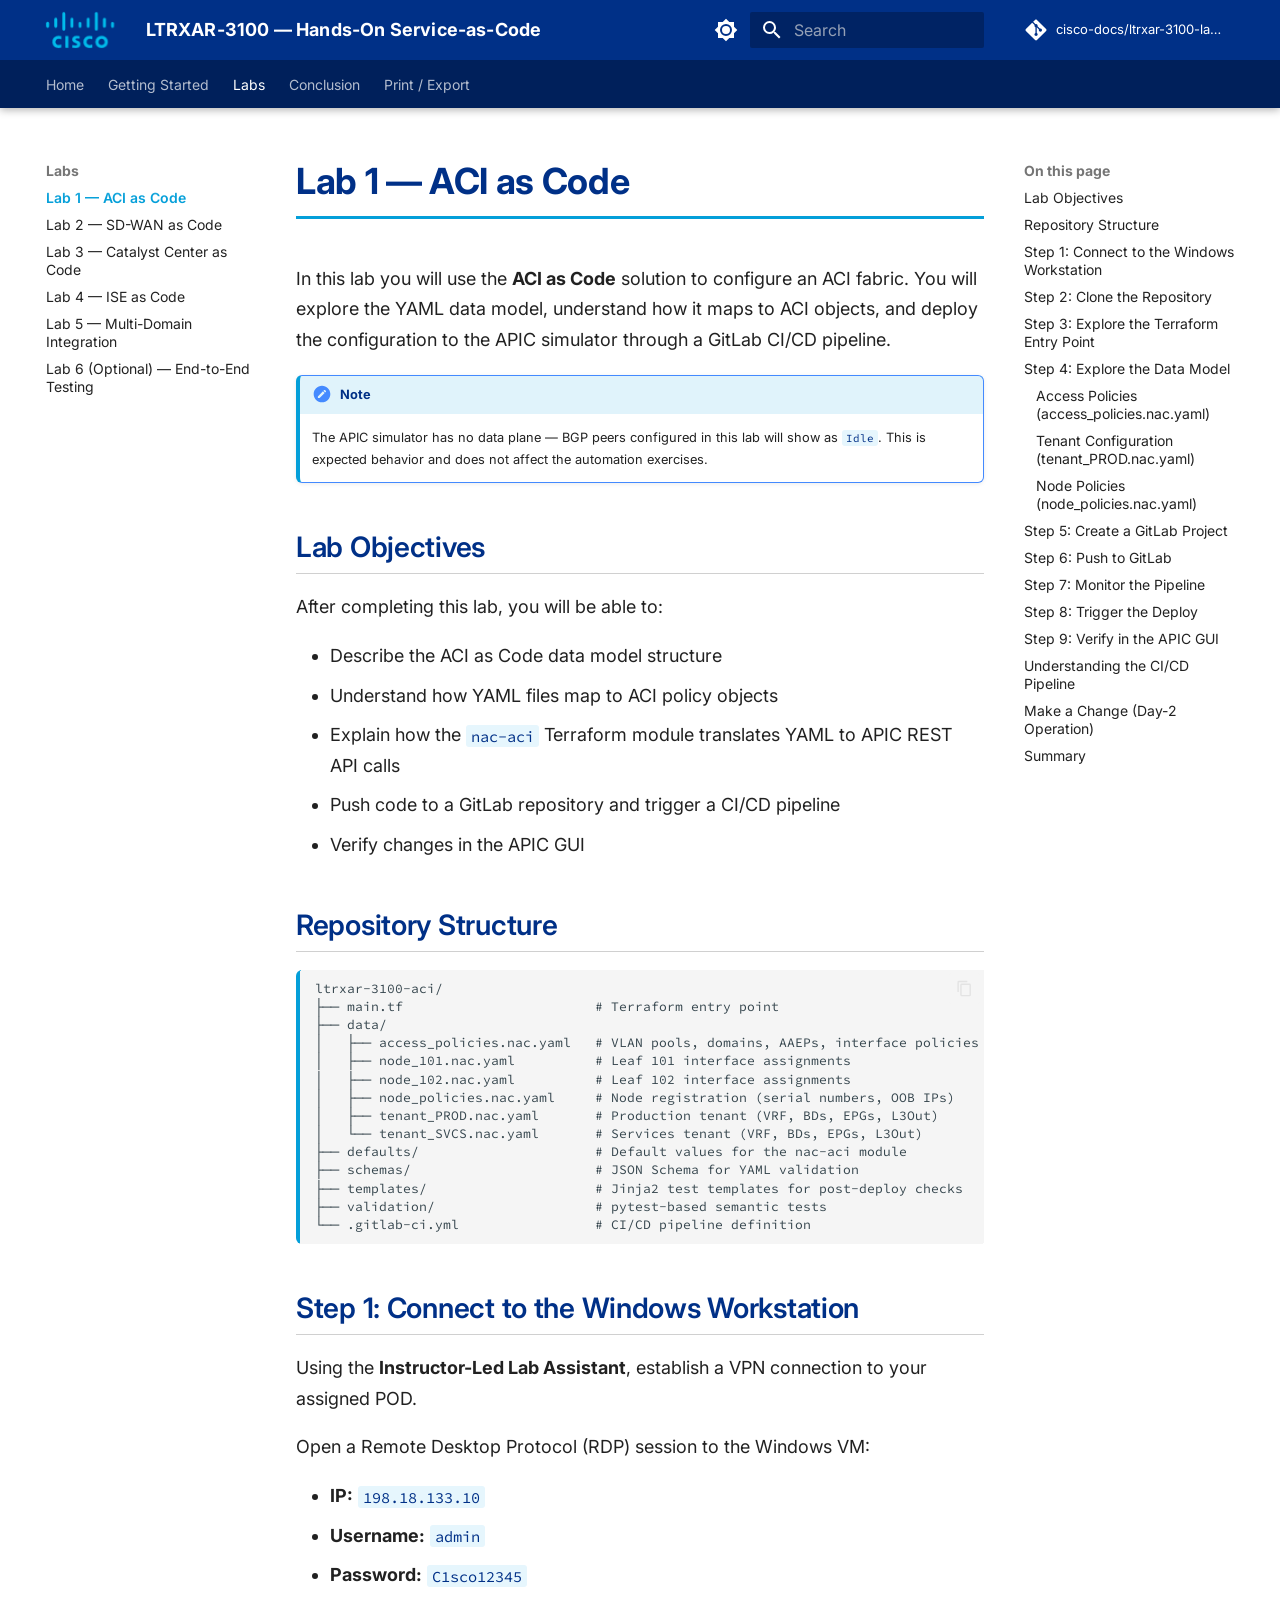
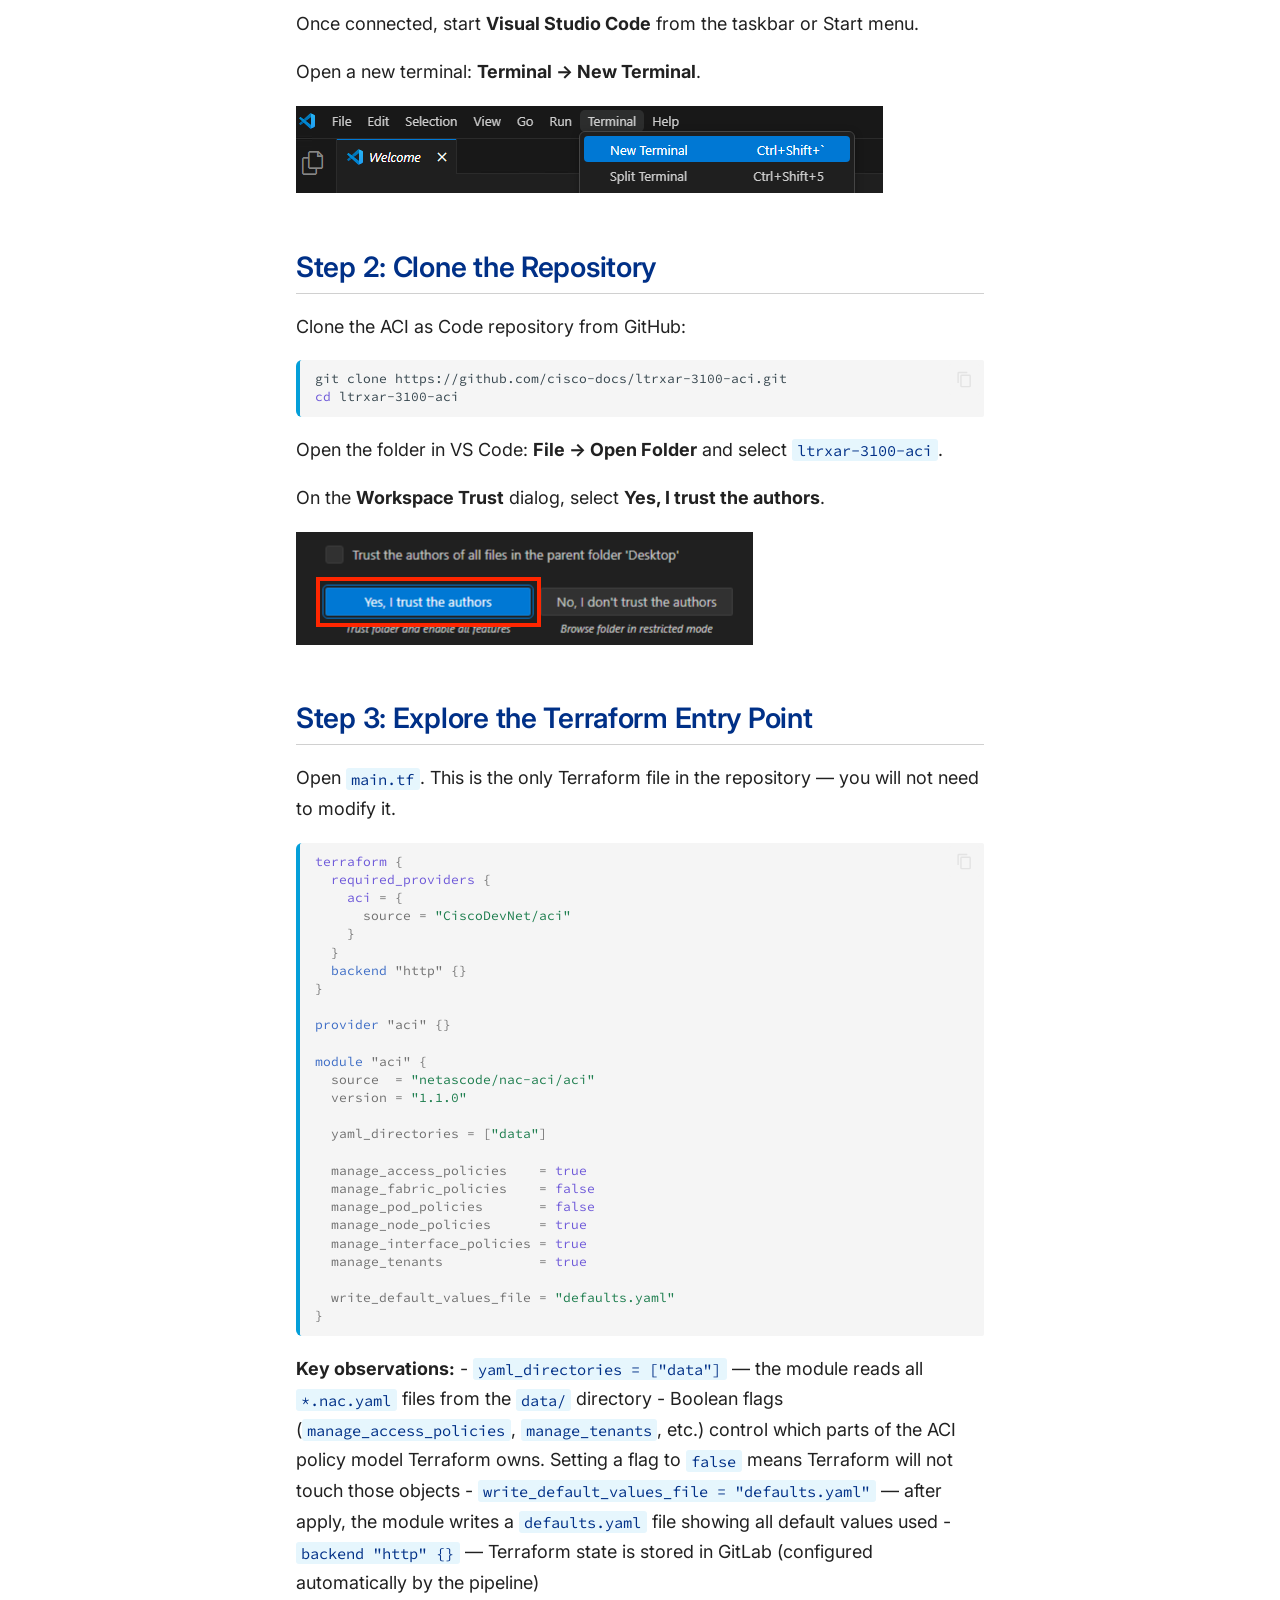
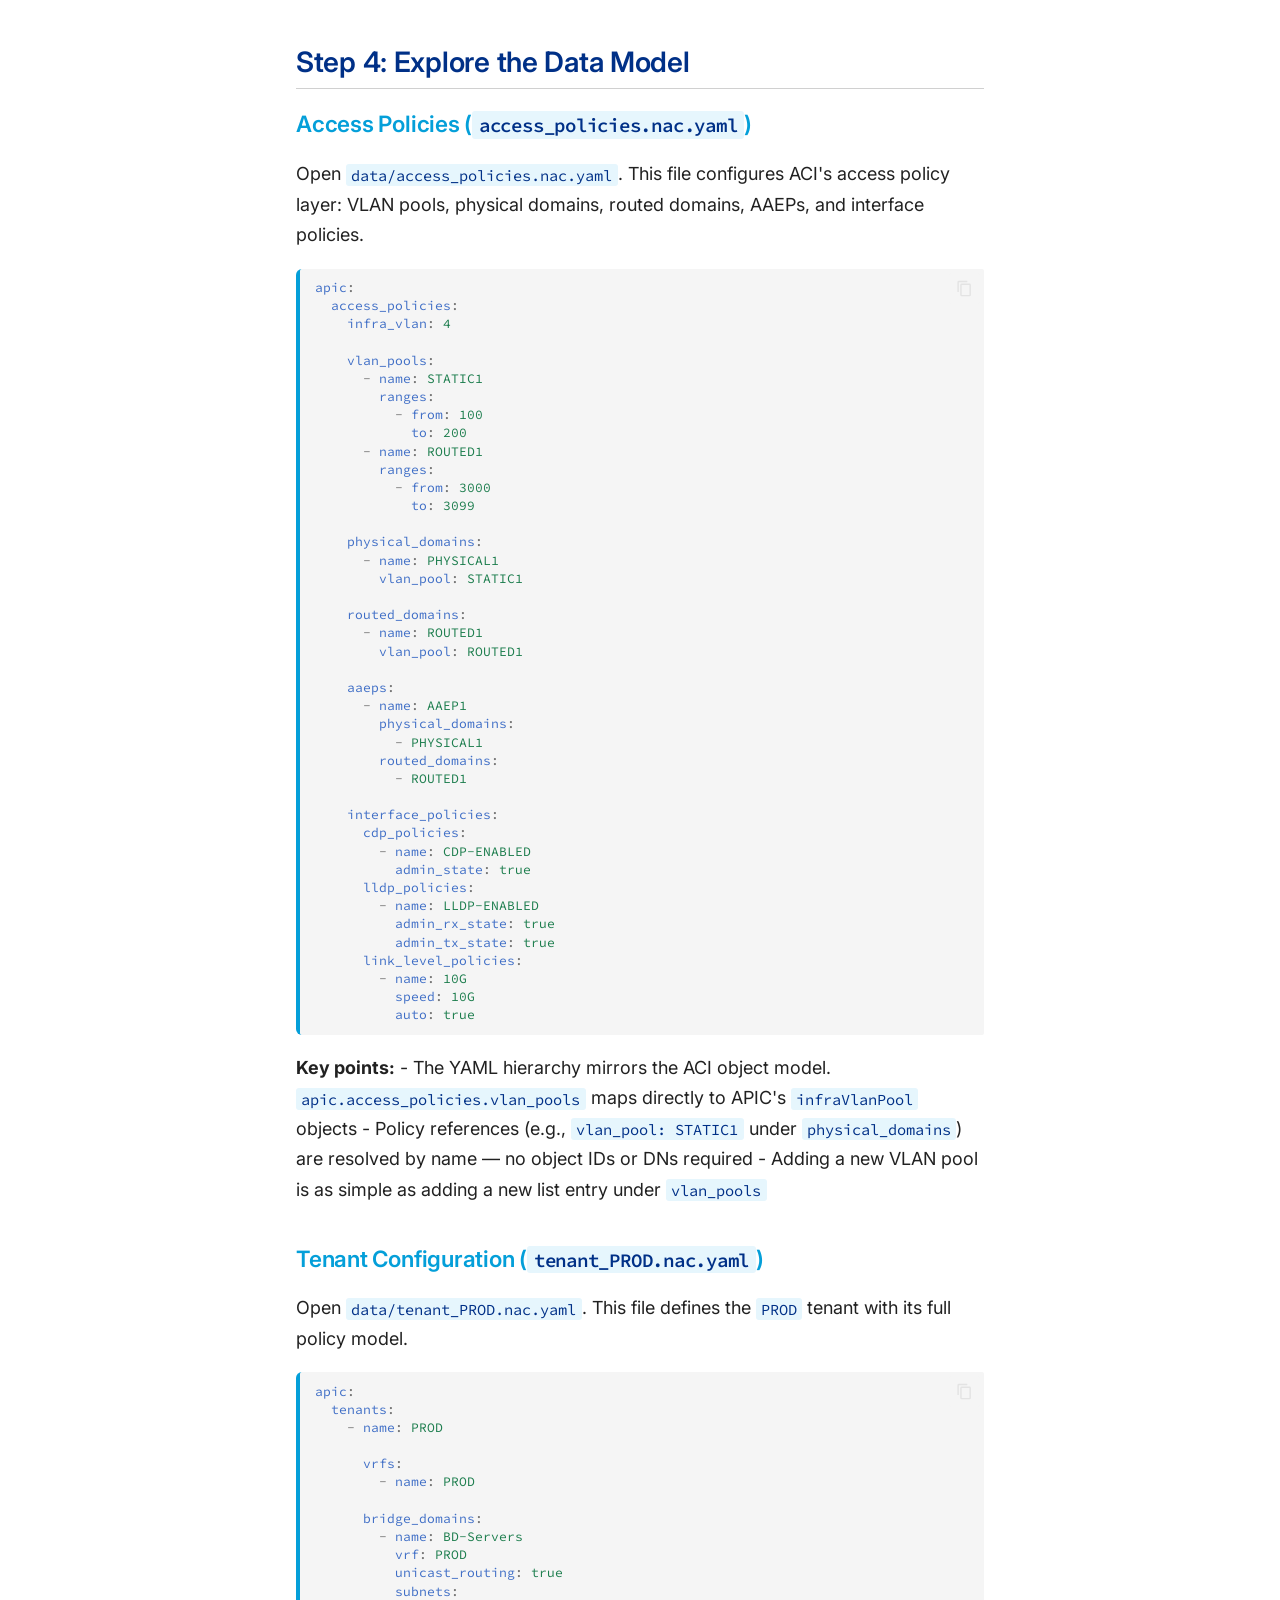
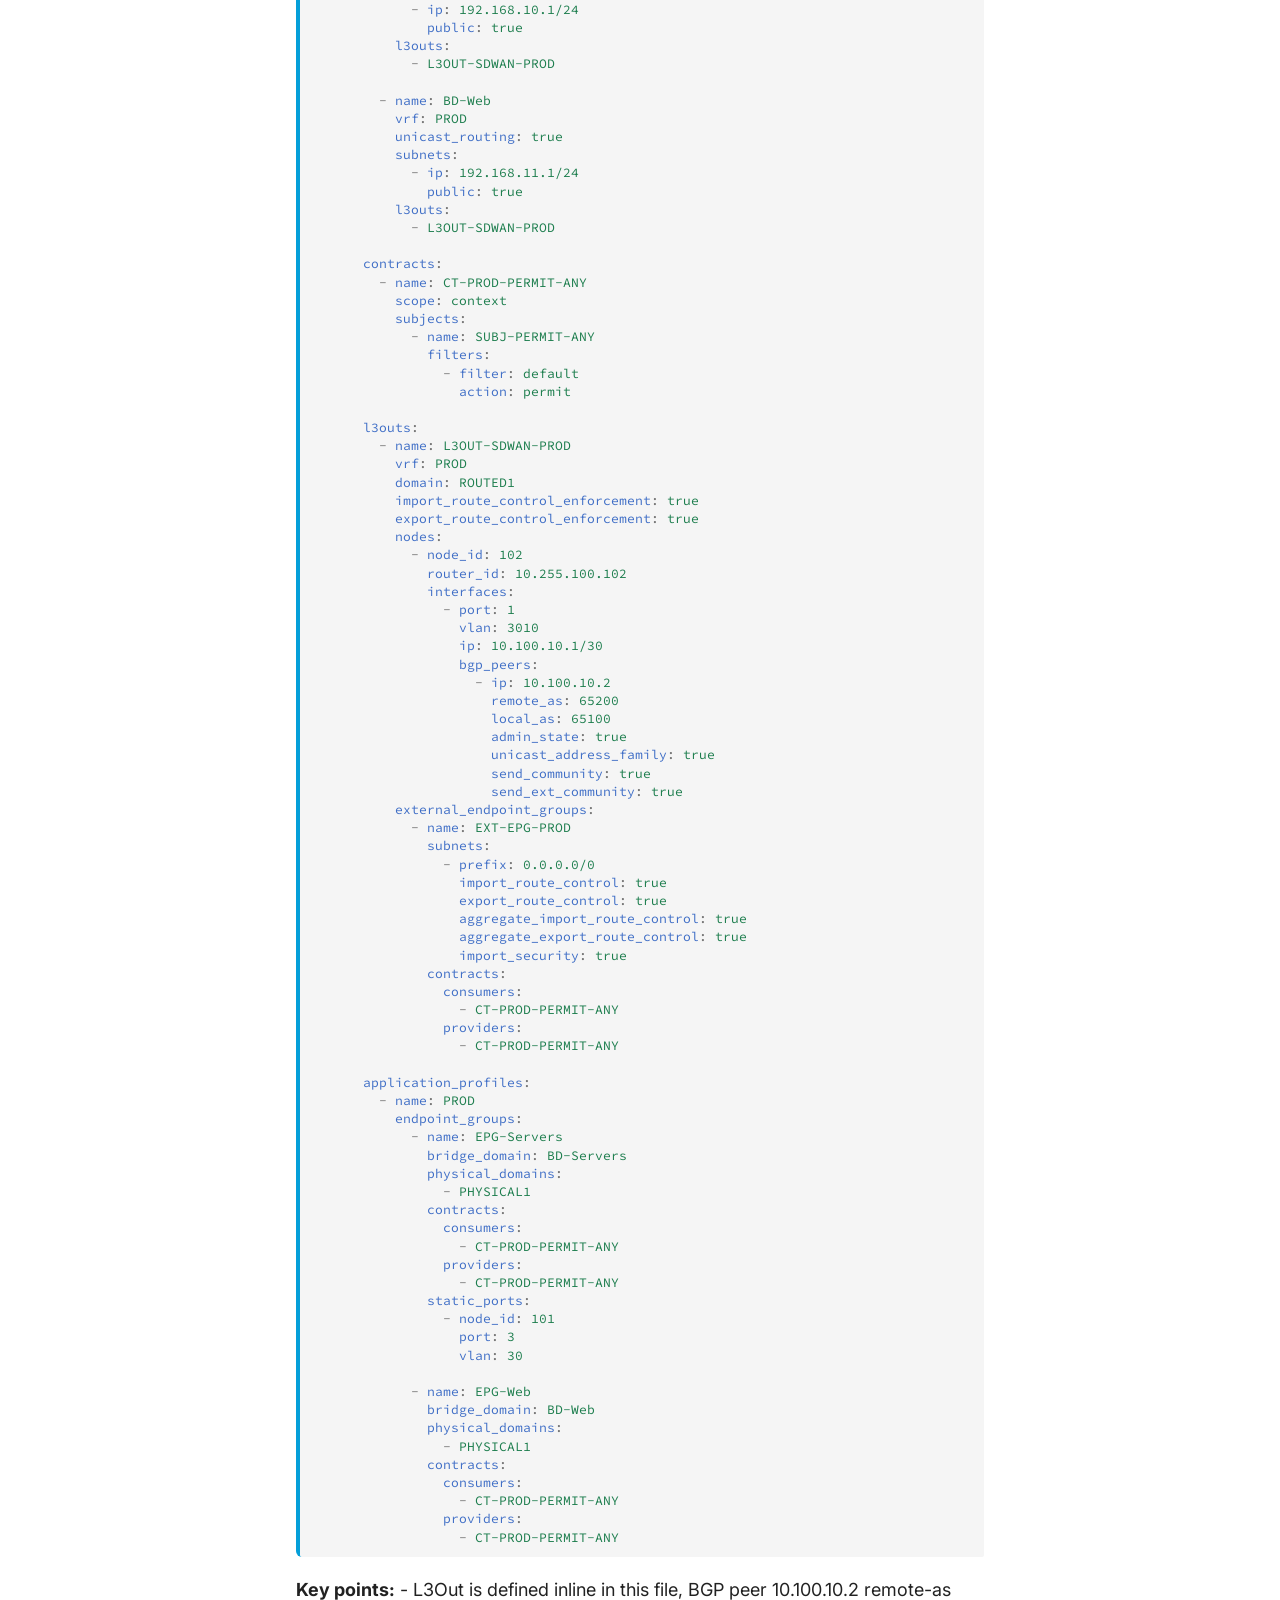
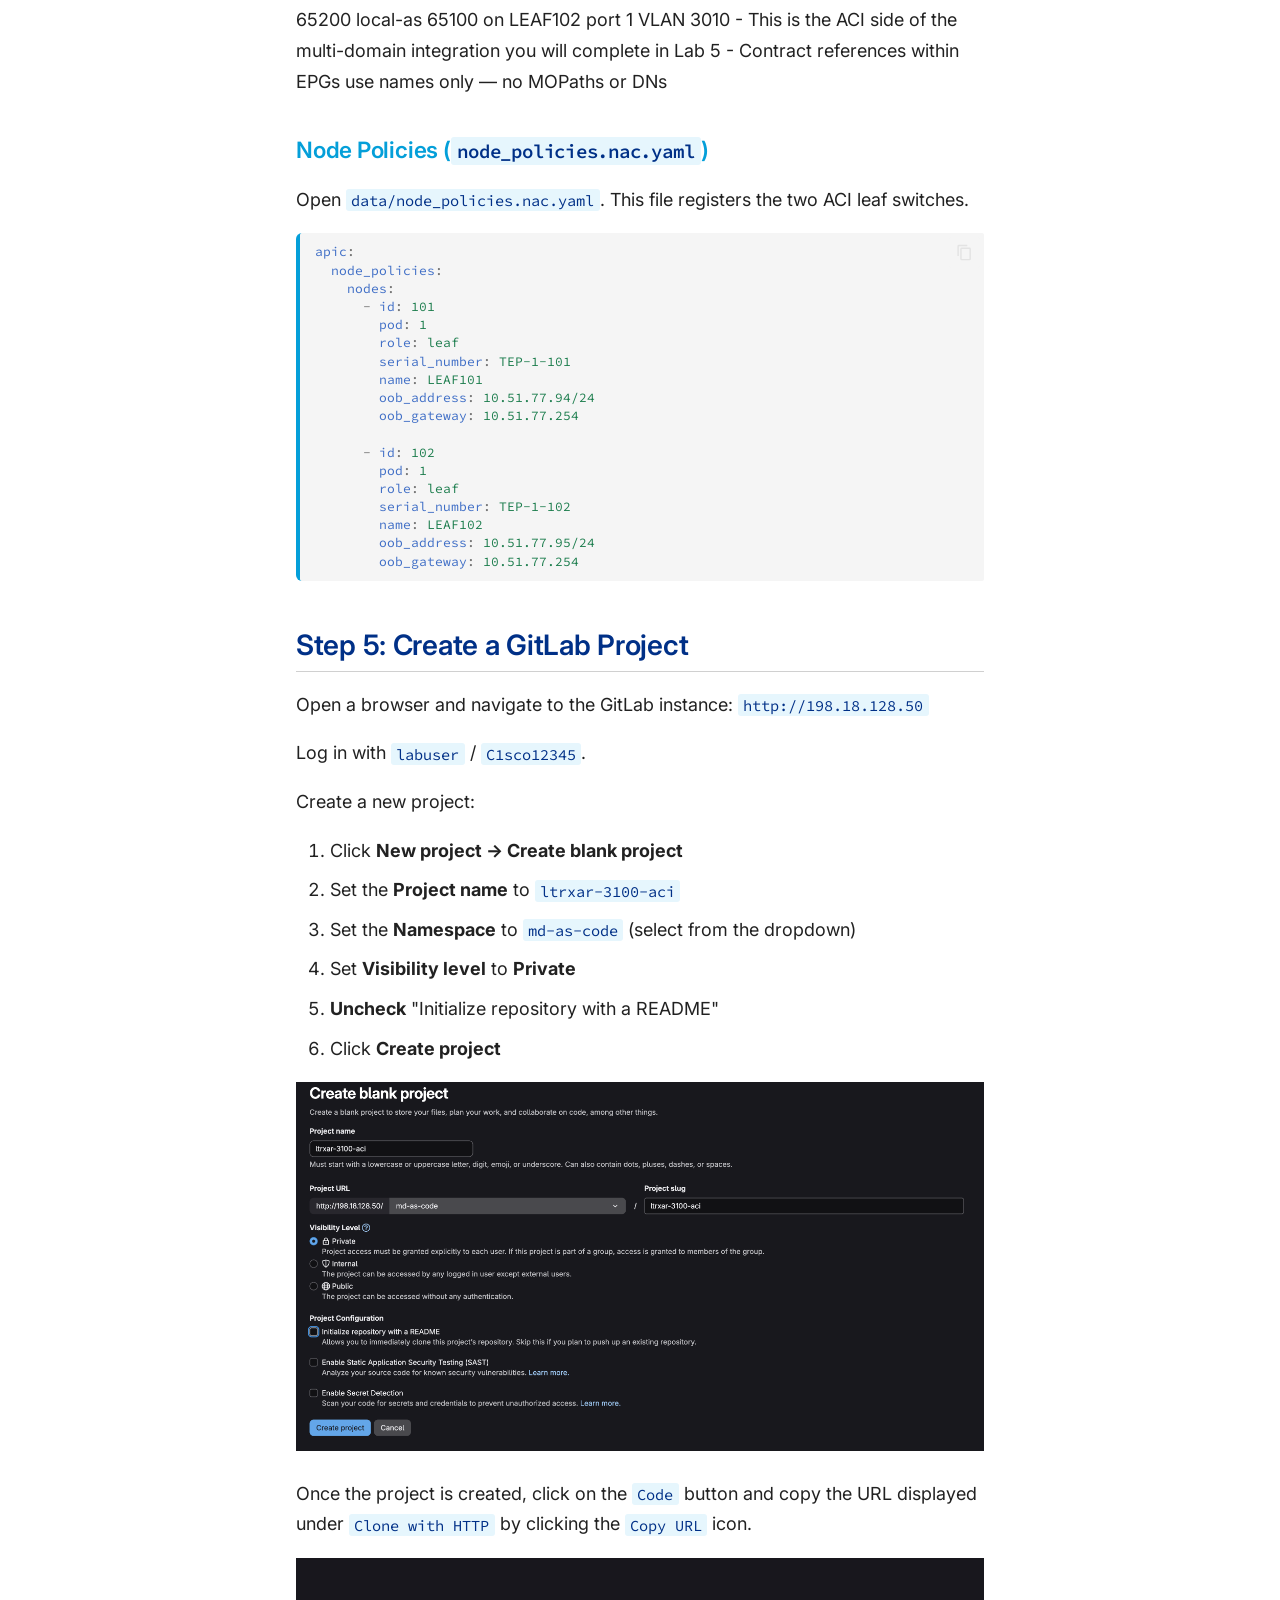
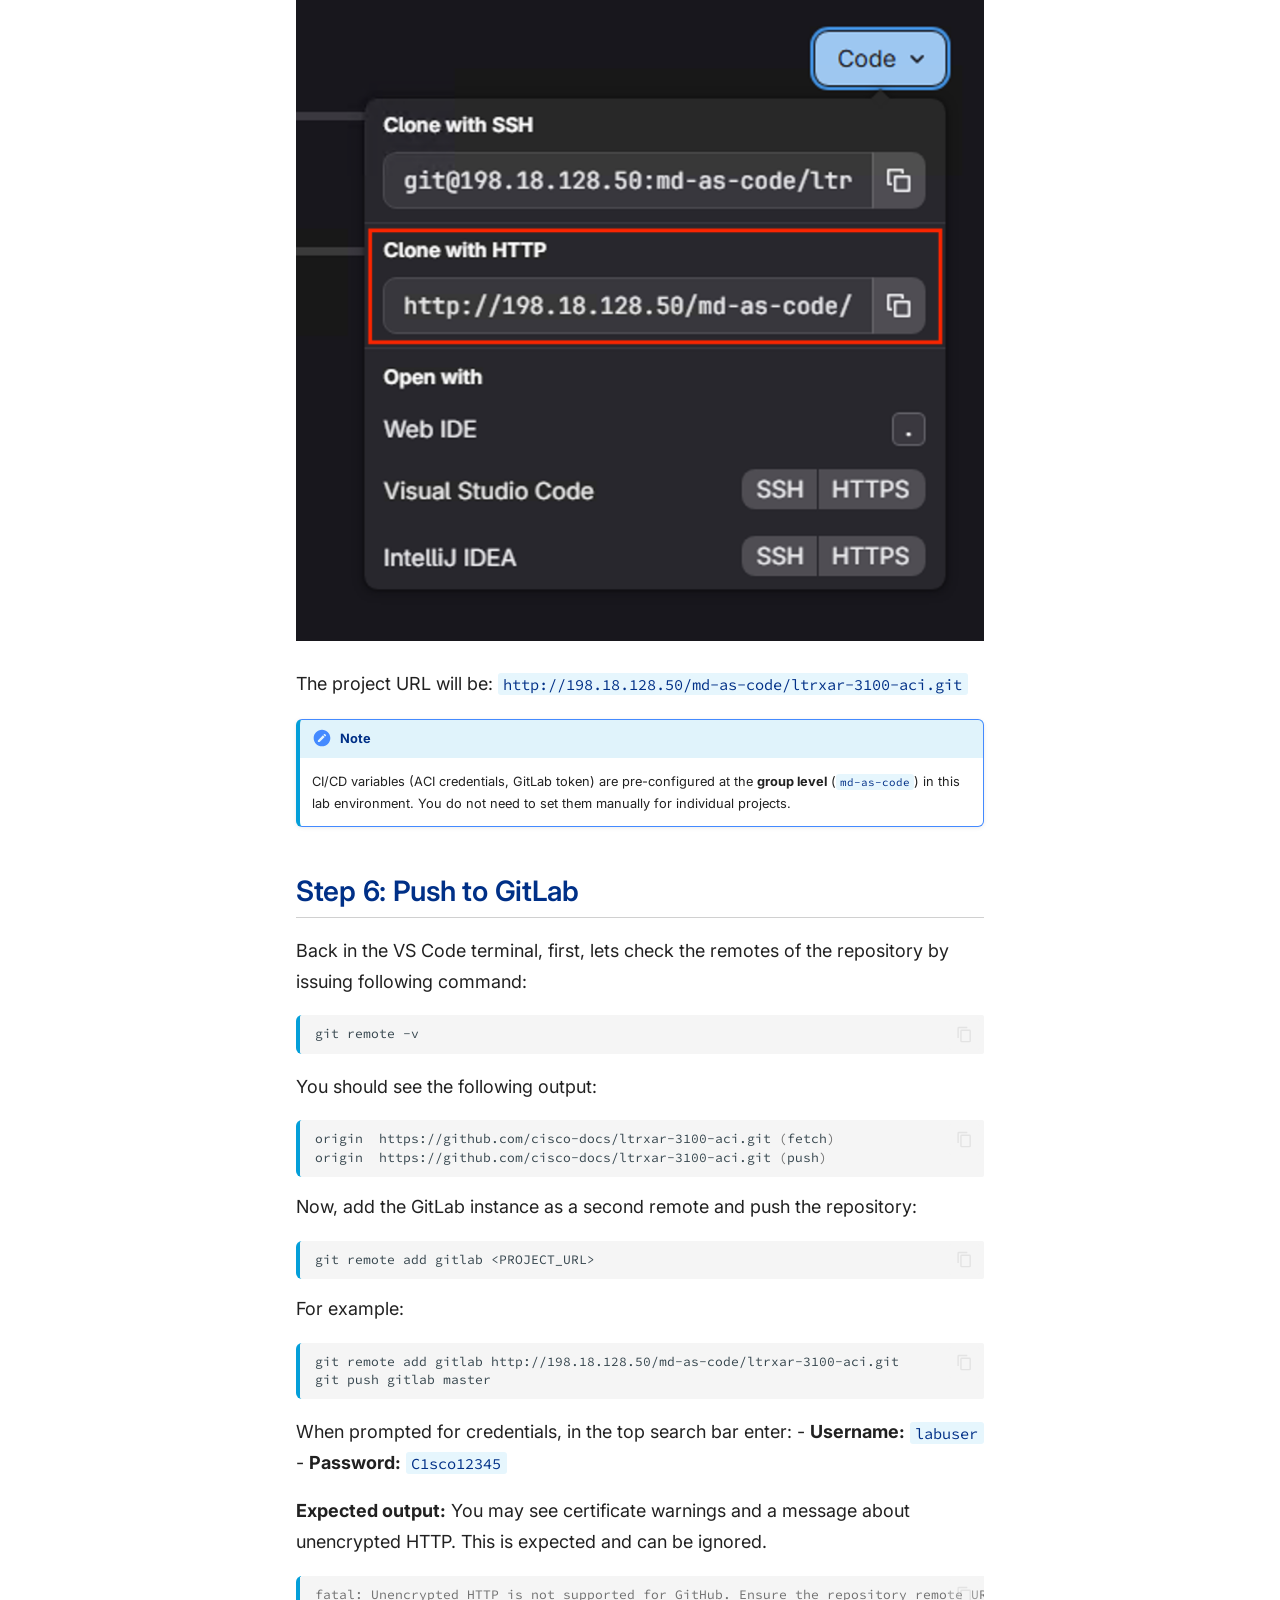
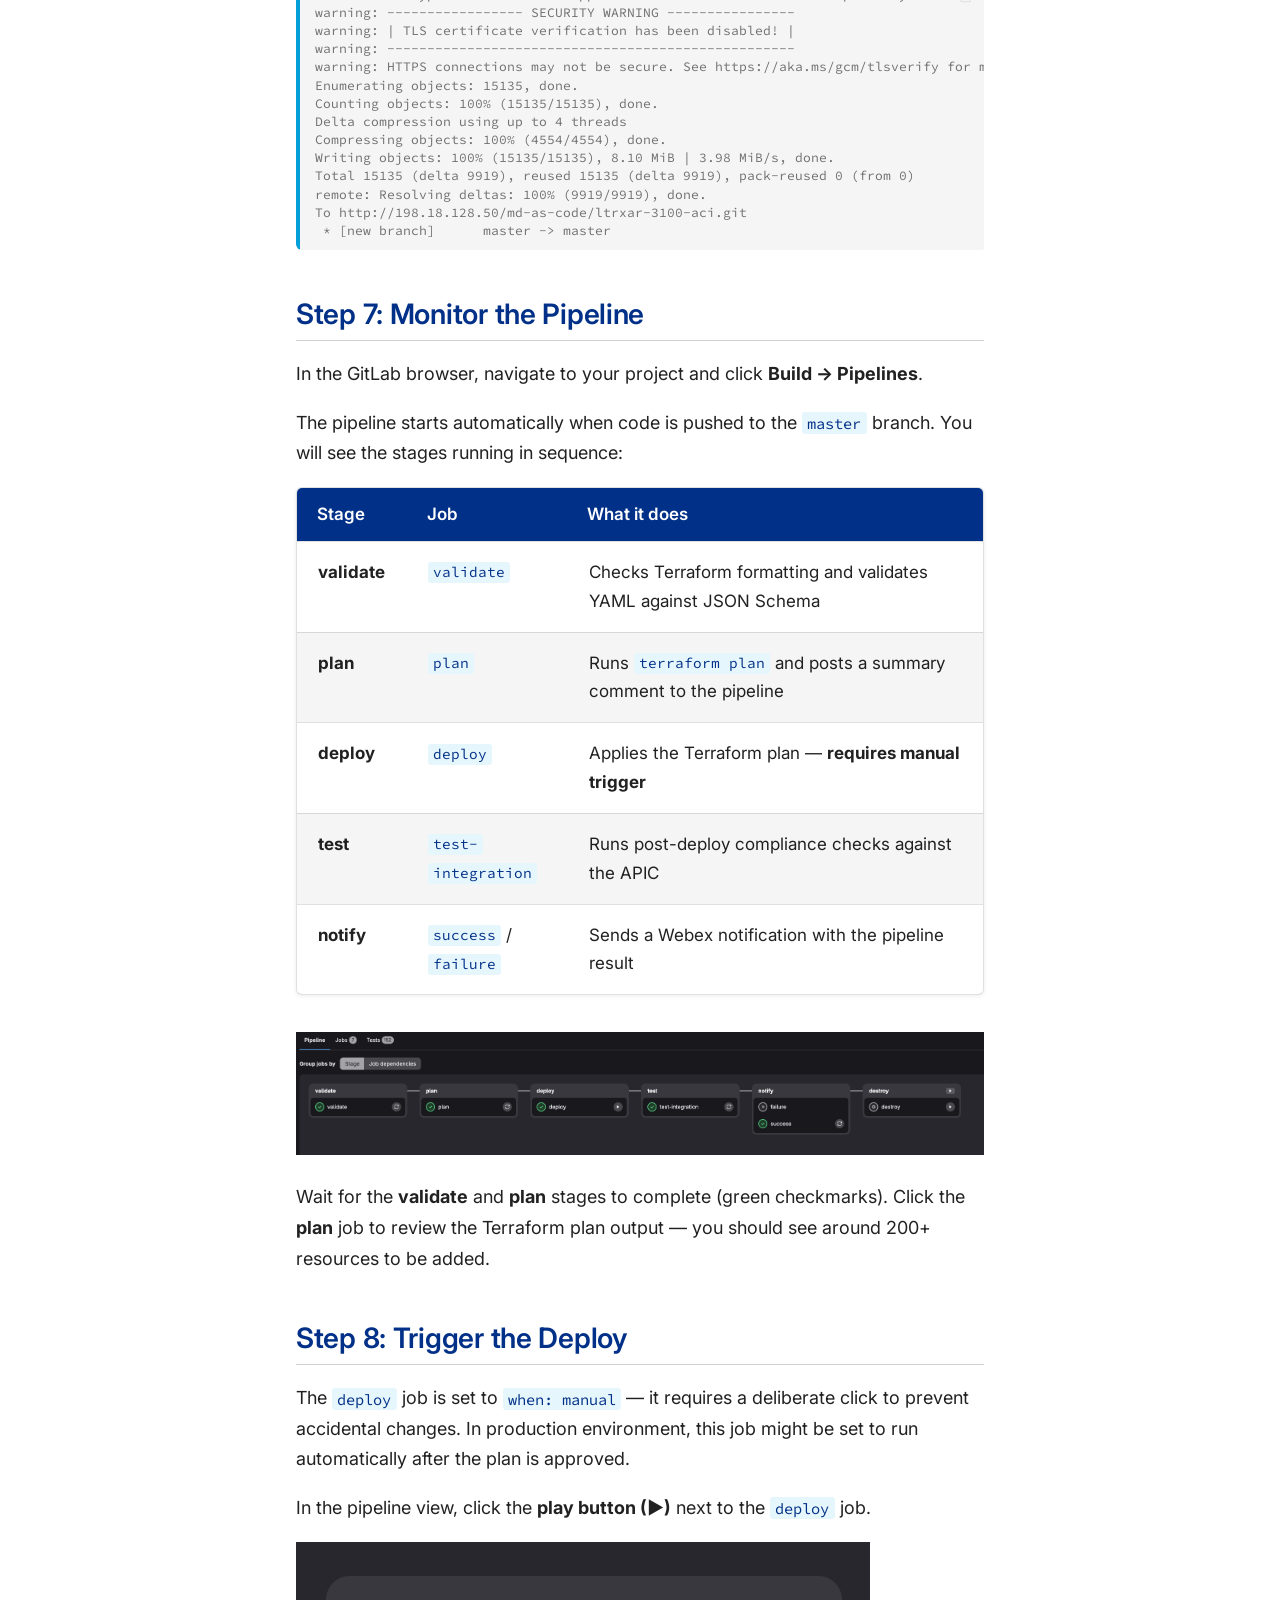
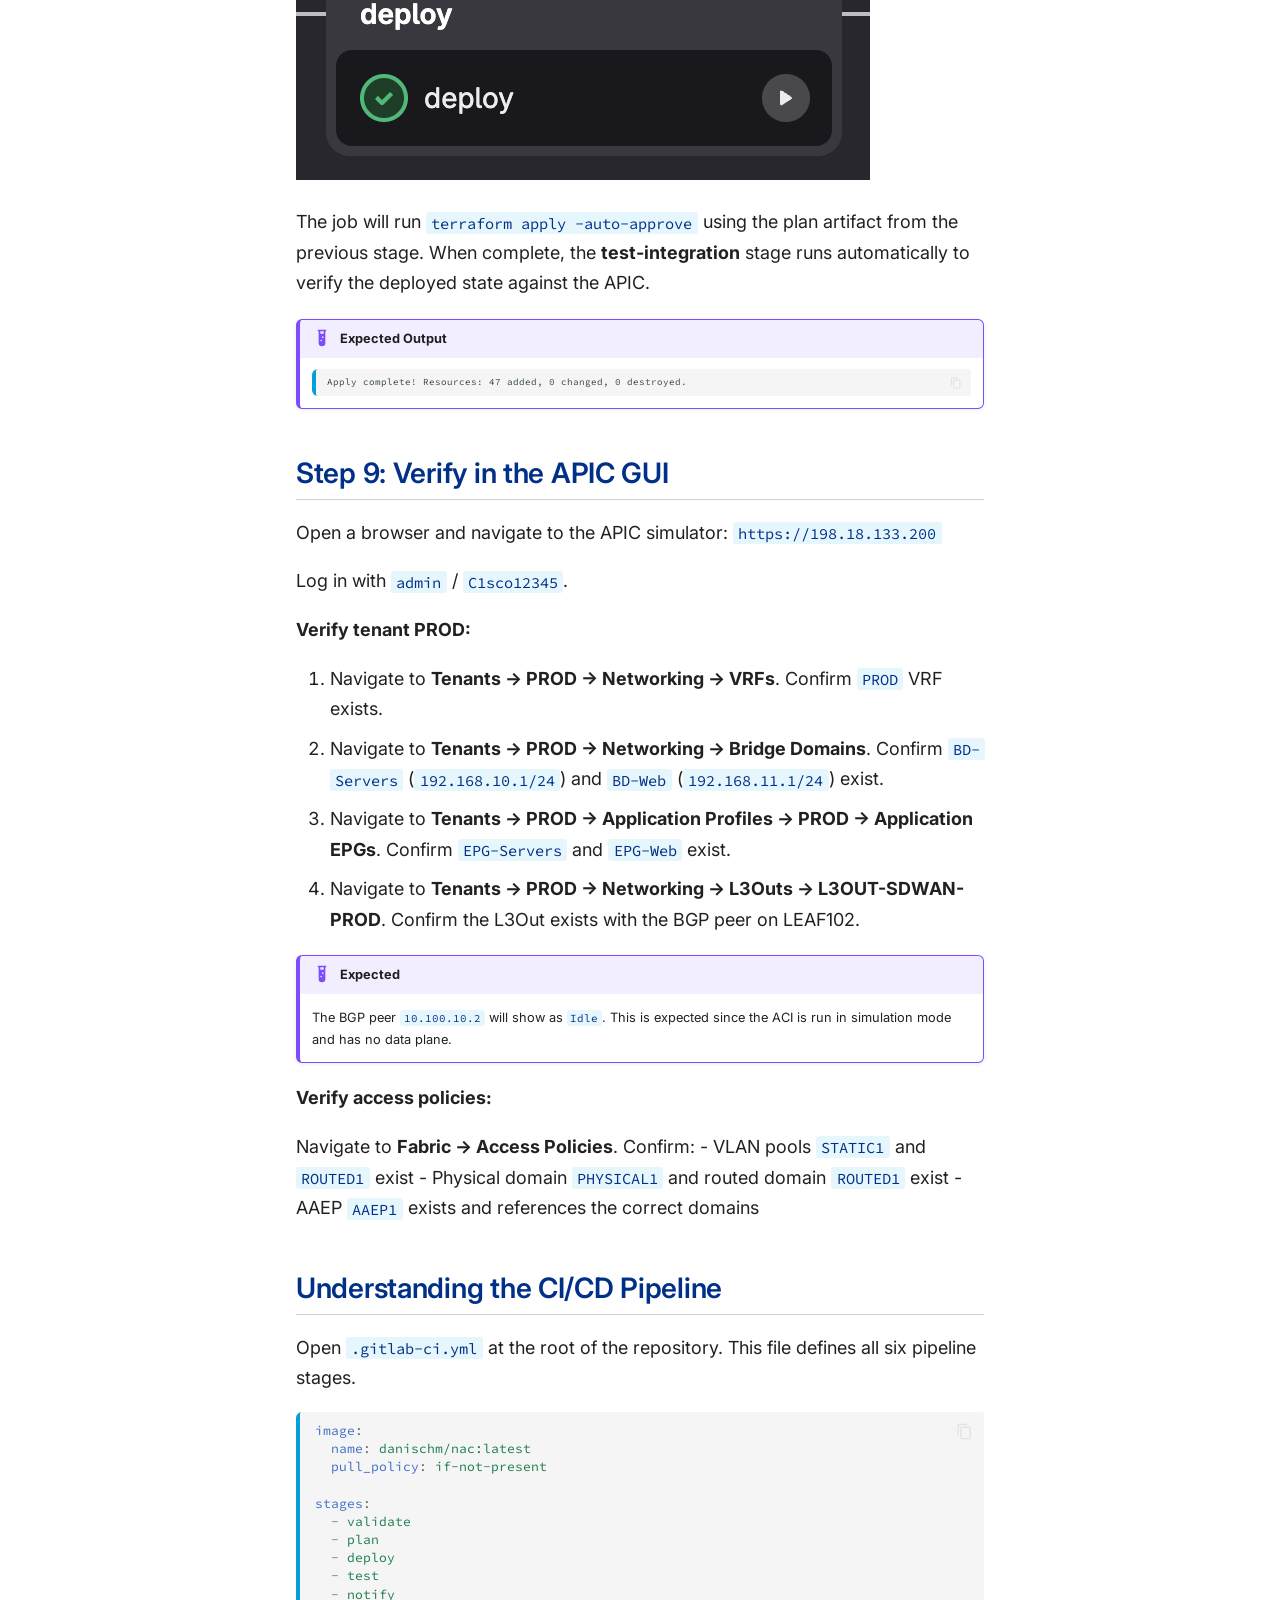
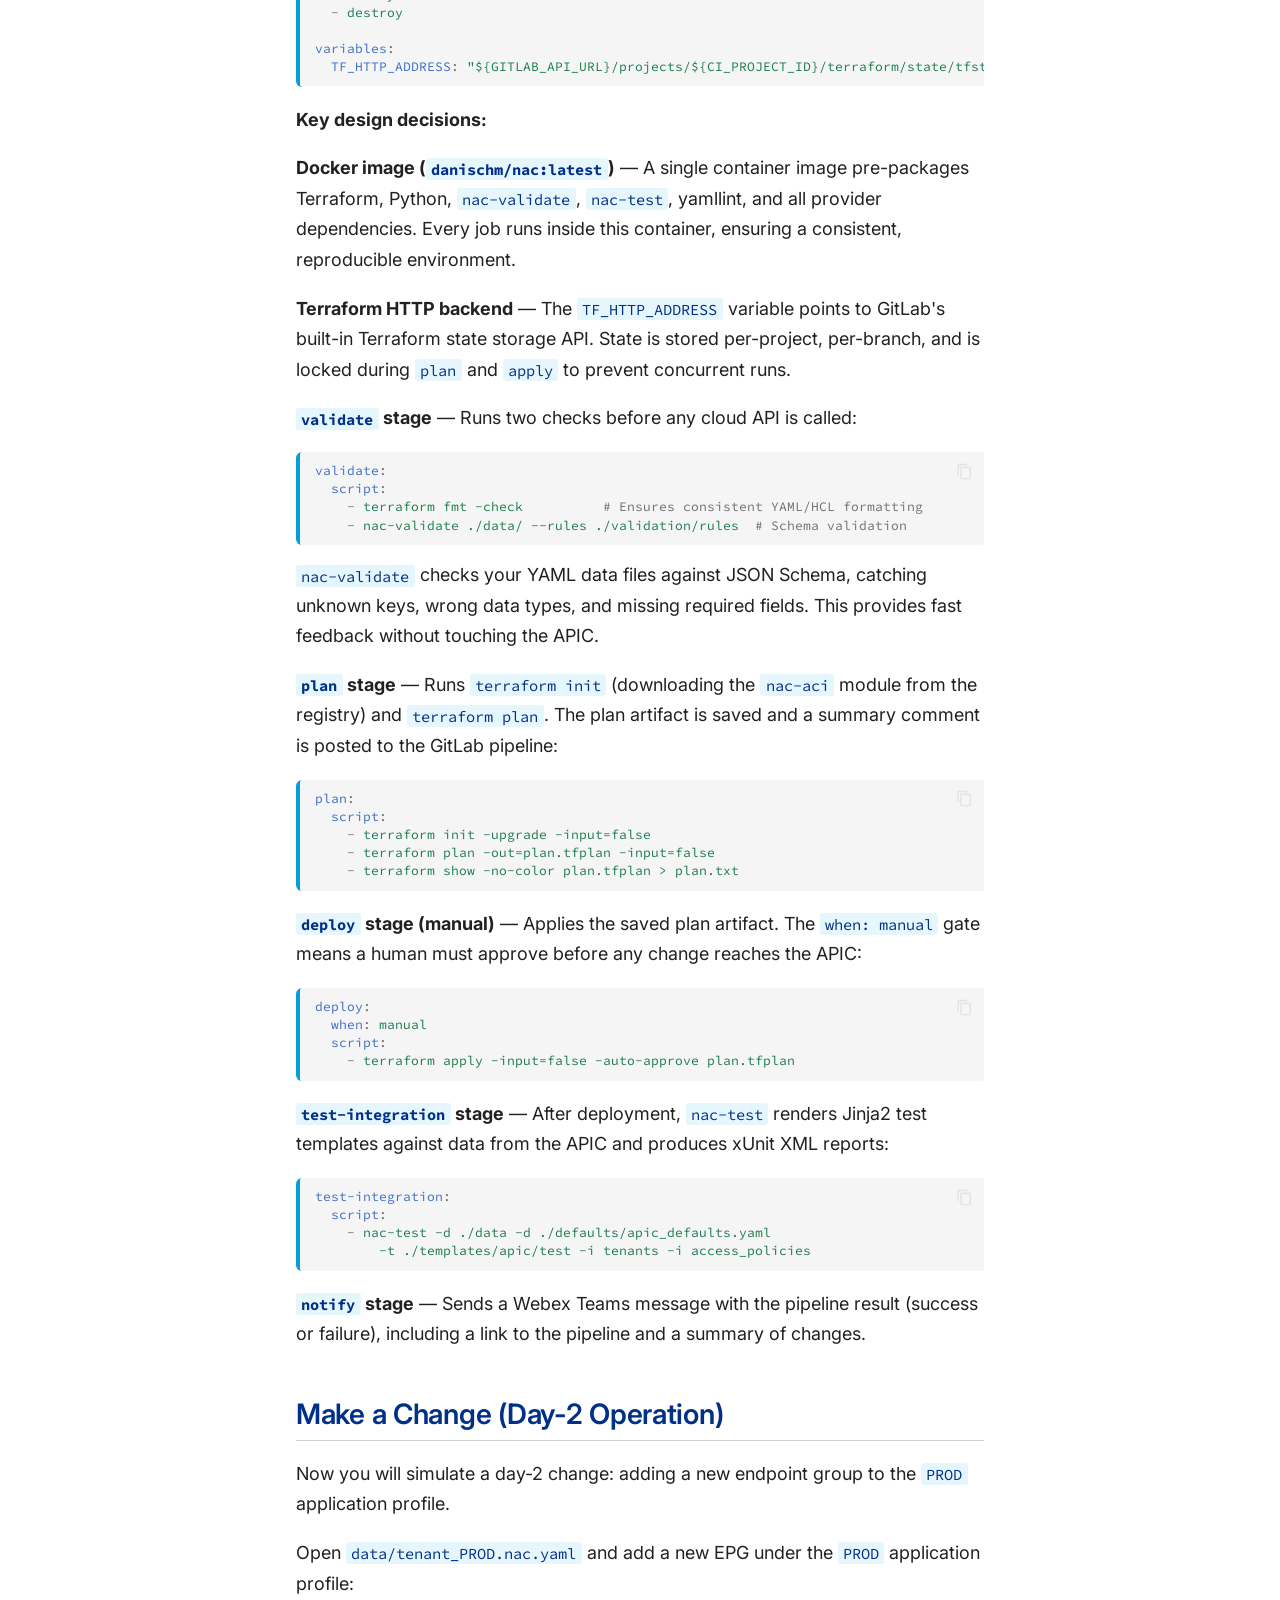
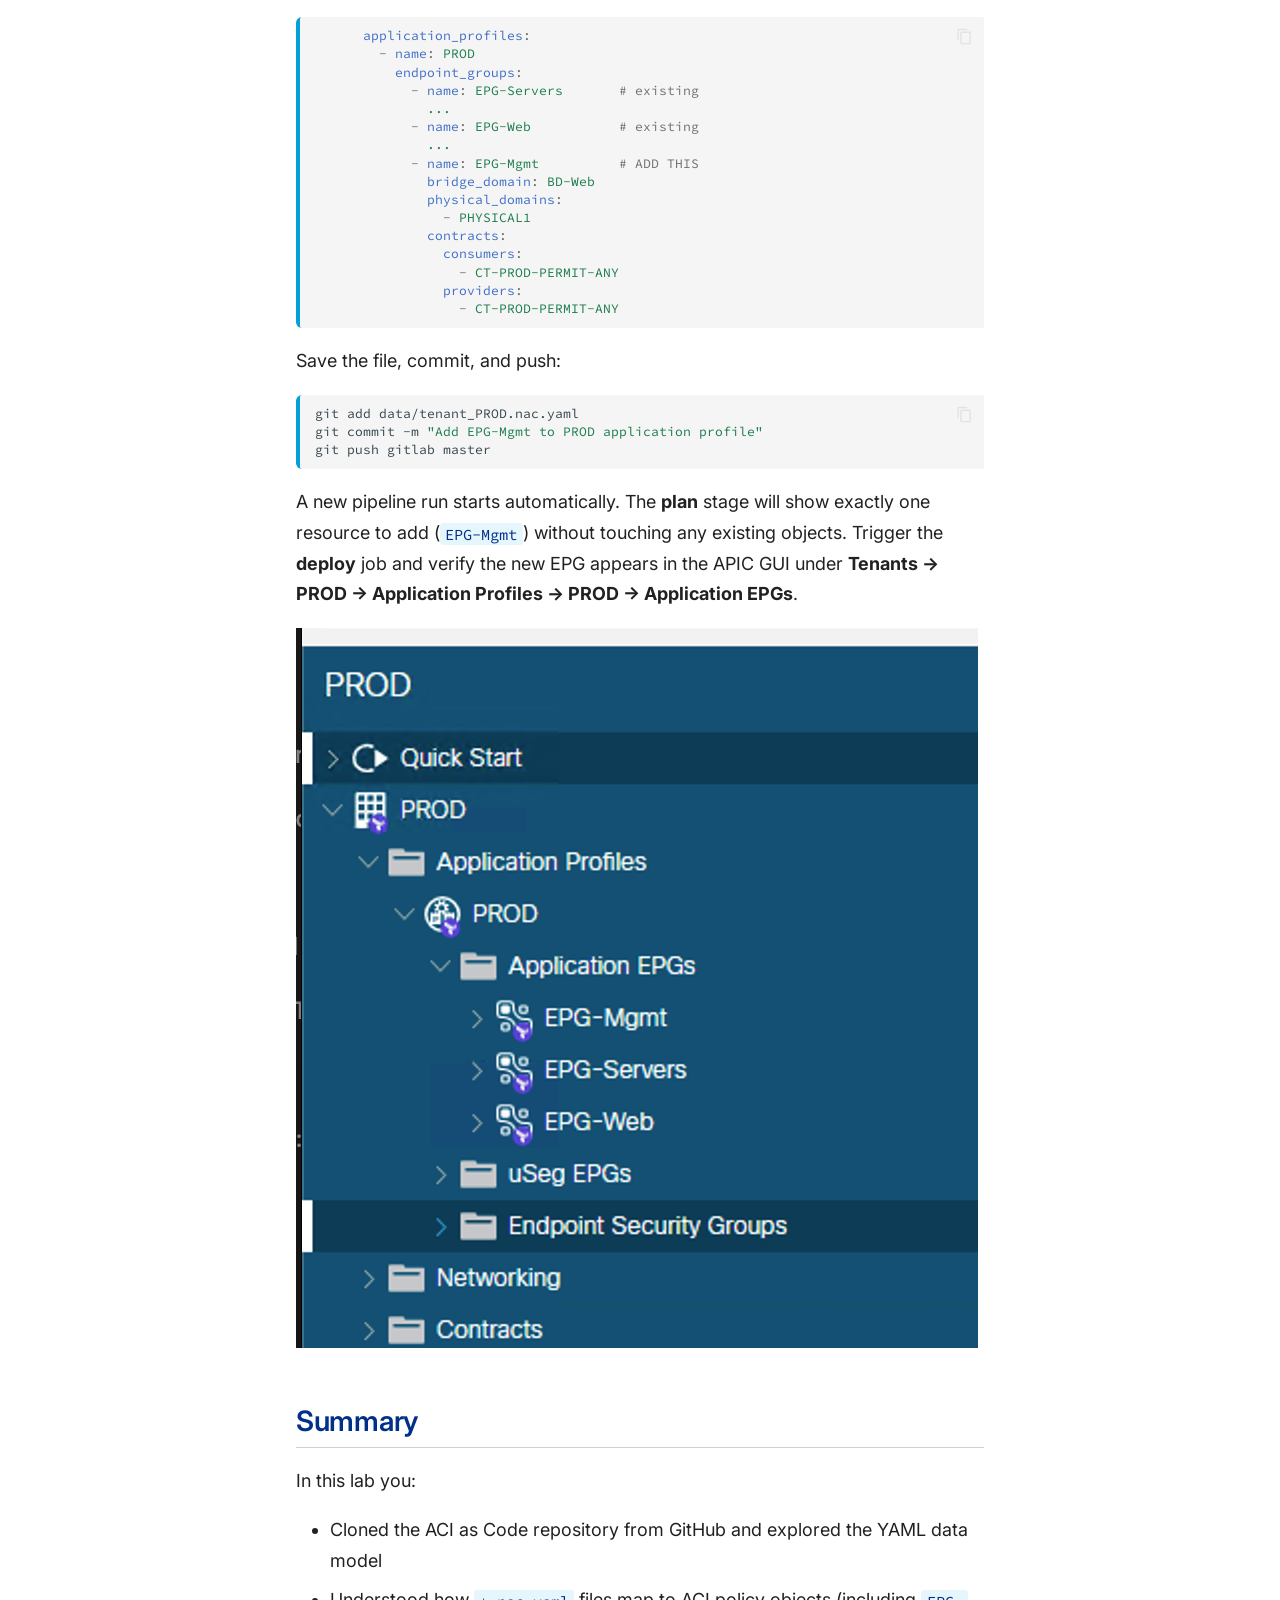
<file: lab1_aci/index.html>
<!DOCTYPE html><html lang="en" class="no-js"><head>
    
      <meta charset="utf-8">
      <meta name="viewport" content="width=device-width,initial-scale=1">
      
        <meta name="description" content="Implementing Automation Across Domains: ACI, SD-WAN, and Campus SDA/IOS-XE">
      
      
        <meta name="author" content="Cisco Live">
      
      
        <link rel="canonical" href="https://cisco-docs.github.io/ltrxar-3100-lab-guide/lab1_aci/">
      
      
        <link rel="prev" href="../introduction/">
      
      
        <link rel="next" href="../lab2_sdwan/">
      
      
        
      
      
      <link rel="icon" href="../assets/cisco_logo.png">
      <meta name="generator" content="mkdocs-1.6.1, mkdocs-material-9.7.6">
    
    
      
        <title>Lab 1 — ACI as Code - LTRXAR-3100 — Hands-On Service-as-Code</title>
      
    
    
      <link rel="stylesheet" href="../assets/stylesheets/main.484c7ddc.min.css">
      
        
        <link rel="stylesheet" href="../assets/stylesheets/palette.ab4e12ef.min.css">
      
      


    
    
      
    
    
      
        
        
        <link rel="preconnect" href="https://fonts.gstatic.com" crossorigin="">
        <link rel="stylesheet" href="https://fonts.googleapis.com/css?family=Inter:300,300i,400,400i,700,700i%7CSource+Code+Pro:400,400i,700,700i&amp;display=fallback">
        <style>:root{--md-text-font:"Inter";--md-code-font:"Source Code Pro"}</style>
      
    
    
      <link rel="stylesheet" href="../css/print-site.css">
    
      <link rel="stylesheet" href="../css/print-site-material.css">
    
      <link rel="stylesheet" href="../stylesheets/cisco.css">
    
    <script>__md_scope=new URL("..",location),__md_hash=e=>[...e].reduce(((e,_)=>(e<<5)-e+_.charCodeAt(0)),0),__md_get=(e,_=localStorage,t=__md_scope)=>JSON.parse(_.getItem(t.pathname+"."+e)),__md_set=(e,_,t=localStorage,a=__md_scope)=>{try{t.setItem(a.pathname+"."+e,JSON.stringify(_))}catch(e){}}</script>
    
      

    
    
  <link href="../assets/stylesheets/glightbox.min.css" rel="stylesheet"><script src="../assets/javascripts/glightbox.min.js"></script><style id="glightbox-style">
            html.glightbox-open { overflow: initial; height: 100%; }
            .gslide-title { margin-top: 0px; user-select: text; }
            .gslide-desc { color: #666; user-select: text; }
            .gslide-image img { background: white; }
            .gscrollbar-fixer { padding-right: 15px; }
            .gdesc-inner { font-size: 0.75rem; }
            body[data-md-color-scheme="slate"] .gdesc-inner { background: var(--md-default-bg-color); }
            body[data-md-color-scheme="slate"] .gslide-title { color: var(--md-default-fg-color); }
            body[data-md-color-scheme="slate"] .gslide-desc { color: var(--md-default-fg-color); }
        </style></head>
  
  
    
    
      
    
    
    
    
    <body dir="ltr" data-md-color-scheme="default" data-md-color-primary="custom" data-md-color-accent="custom">
  
    
    <input class="md-toggle" data-md-toggle="drawer" type="checkbox" id="__drawer" autocomplete="off">
    <input class="md-toggle" data-md-toggle="search" type="checkbox" id="__search" autocomplete="off">
    <label class="md-overlay" for="__drawer"></label>
    <div data-md-component="skip">
      
        
        <a href="#lab-1-aci-as-code" class="md-skip">
          Skip to content
        </a>
      
    </div>
    <div data-md-component="announce">
      
    </div>
    
    
      

  

<header class="md-header md-header--shadow md-header--lifted" data-md-component="header">
  <nav class="md-header__inner md-grid" aria-label="Header">
    <a href=".." title="LTRXAR-3100 — Hands-On Service-as-Code" class="md-header__button md-logo" aria-label="LTRXAR-3100 — Hands-On Service-as-Code" data-md-component="logo">
      
  <img src="../assets/cisco_logo.png" alt="logo">

    </a>
    <label class="md-header__button md-icon" for="__drawer">
      
      <svg xmlns="http://www.w3.org/2000/svg" viewBox="0 0 24 24"><path d="M3 6h18v2H3zm0 5h18v2H3zm0 5h18v2H3z"></path></svg>
    </label>
    <div class="md-header__title" data-md-component="header-title">
      <div class="md-header__ellipsis">
        <div class="md-header__topic">
          <span class="md-ellipsis">
            LTRXAR-3100 — Hands-On Service-as-Code
          </span>
        </div>
        <div class="md-header__topic" data-md-component="header-topic">
          <span class="md-ellipsis">
            
              Lab 1 — ACI as Code
            
          </span>
        </div>
      </div>
    </div>
    
      
        <form class="md-header__option" data-md-component="palette">
  
    
    
    
    <input class="md-option" data-md-color-media="" data-md-color-scheme="default" data-md-color-primary="custom" data-md-color-accent="custom" aria-label="Switch to dark mode" type="radio" name="__palette" id="__palette_0">
    
      <label class="md-header__button md-icon" title="Switch to dark mode" for="__palette_1" hidden="">
        <svg xmlns="http://www.w3.org/2000/svg" viewBox="0 0 24 24"><path d="M12 8a4 4 0 0 0-4 4 4 4 0 0 0 4 4 4 4 0 0 0 4-4 4 4 0 0 0-4-4m0 10a6 6 0 0 1-6-6 6 6 0 0 1 6-6 6 6 0 0 1 6 6 6 6 0 0 1-6 6m8-9.31V4h-4.69L12 .69 8.69 4H4v4.69L.69 12 4 15.31V20h4.69L12 23.31 15.31 20H20v-4.69L23.31 12z"></path></svg>
      </label>
    
  
    
    
    
    <input class="md-option" data-md-color-media="" data-md-color-scheme="slate" data-md-color-primary="custom" data-md-color-accent="custom" aria-label="Switch to light mode" type="radio" name="__palette" id="__palette_1">
    
      <label class="md-header__button md-icon" title="Switch to light mode" for="__palette_0" hidden="">
        <svg xmlns="http://www.w3.org/2000/svg" viewBox="0 0 24 24"><path d="M12 18c-.89 0-1.74-.2-2.5-.55C11.56 16.5 13 14.42 13 12s-1.44-4.5-3.5-5.45C10.26 6.2 11.11 6 12 6a6 6 0 0 1 6 6 6 6 0 0 1-6 6m8-9.31V4h-4.69L12 .69 8.69 4H4v4.69L.69 12 4 15.31V20h4.69L12 23.31 15.31 20H20v-4.69L23.31 12z"></path></svg>
      </label>
    
  
</form>
      
    
    
      <script>var palette=__md_get("__palette");if(palette&&palette.color){if("(prefers-color-scheme)"===palette.color.media){var media=matchMedia("(prefers-color-scheme: light)"),input=document.querySelector(media.matches?"[data-md-color-media='(prefers-color-scheme: light)']":"[data-md-color-media='(prefers-color-scheme: dark)']");palette.color.media=input.getAttribute("data-md-color-media"),palette.color.scheme=input.getAttribute("data-md-color-scheme"),palette.color.primary=input.getAttribute("data-md-color-primary"),palette.color.accent=input.getAttribute("data-md-color-accent")}for(var[key,value]of Object.entries(palette.color))document.body.setAttribute("data-md-color-"+key,value)}</script>
    
    
    
      
      
        <label class="md-header__button md-icon" for="__search">
          
          <svg xmlns="http://www.w3.org/2000/svg" viewBox="0 0 24 24"><path d="M9.5 3A6.5 6.5 0 0 1 16 9.5c0 1.61-.59 3.09-1.56 4.23l.27.27h.79l5 5-1.5 1.5-5-5v-.79l-.27-.27A6.52 6.52 0 0 1 9.5 16 6.5 6.5 0 0 1 3 9.5 6.5 6.5 0 0 1 9.5 3m0 2C7 5 5 7 5 9.5S7 14 9.5 14 14 12 14 9.5 12 5 9.5 5"></path></svg>
        </label>
        <div class="md-search" data-md-component="search" role="dialog">
  <label class="md-search__overlay" for="__search"></label>
  <div class="md-search__inner" role="search">
    <form class="md-search__form" name="search">
      <input type="text" class="md-search__input" name="query" aria-label="Search" placeholder="Search" autocapitalize="off" autocorrect="off" autocomplete="off" spellcheck="false" data-md-component="search-query" required="">
      <label class="md-search__icon md-icon" for="__search">
        
        <svg xmlns="http://www.w3.org/2000/svg" viewBox="0 0 24 24"><path d="M9.5 3A6.5 6.5 0 0 1 16 9.5c0 1.61-.59 3.09-1.56 4.23l.27.27h.79l5 5-1.5 1.5-5-5v-.79l-.27-.27A6.52 6.52 0 0 1 9.5 16 6.5 6.5 0 0 1 3 9.5 6.5 6.5 0 0 1 9.5 3m0 2C7 5 5 7 5 9.5S7 14 9.5 14 14 12 14 9.5 12 5 9.5 5"></path></svg>
        
        <svg xmlns="http://www.w3.org/2000/svg" viewBox="0 0 24 24"><path d="M20 11v2H8l5.5 5.5-1.42 1.42L4.16 12l7.92-7.92L13.5 5.5 8 11z"></path></svg>
      </label>
      <nav class="md-search__options" aria-label="Search">
        
          <a href="javascript:void(0)" class="md-search__icon md-icon" title="Share" aria-label="Share" data-clipboard="" data-clipboard-text="" data-md-component="search-share" tabindex="-1">
            
            <svg xmlns="http://www.w3.org/2000/svg" viewBox="0 0 24 24"><path d="M18 16.08c-.76 0-1.44.3-1.96.77L8.91 12.7c.05-.23.09-.46.09-.7s-.04-.47-.09-.7l7.05-4.11c.54.5 1.25.81 2.04.81a3 3 0 0 0 3-3 3 3 0 0 0-3-3 3 3 0 0 0-3 3c0 .24.04.47.09.7L8.04 9.81C7.5 9.31 6.79 9 6 9a3 3 0 0 0-3 3 3 3 0 0 0 3 3c.79 0 1.5-.31 2.04-.81l7.12 4.15c-.05.21-.08.43-.08.66 0 1.61 1.31 2.91 2.92 2.91s2.92-1.3 2.92-2.91A2.92 2.92 0 0 0 18 16.08"></path></svg>
          </a>
        
        <button type="reset" class="md-search__icon md-icon" title="Clear" aria-label="Clear" tabindex="-1">
          
          <svg xmlns="http://www.w3.org/2000/svg" viewBox="0 0 24 24"><path d="M19 6.41 17.59 5 12 10.59 6.41 5 5 6.41 10.59 12 5 17.59 6.41 19 12 13.41 17.59 19 19 17.59 13.41 12z"></path></svg>
        </button>
      </nav>
      
        <div class="md-search__suggest" data-md-component="search-suggest"></div>
      
    </form>
    <div class="md-search__output">
      <div class="md-search__scrollwrap" tabindex="0" data-md-scrollfix="">
        <div class="md-search-result" data-md-component="search-result">
          <div class="md-search-result__meta">
            Initializing search
          </div>
          <ol class="md-search-result__list" role="presentation"></ol>
        </div>
      </div>
    </div>
  </div>
</div>
      
    
    
      <div class="md-header__source">
        <a href="https://github.com/cisco-docs/ltrxar-3100-lab-guide" title="Go to repository" class="md-source" data-md-component="source">
  <div class="md-source__icon md-icon">
    
    <svg xmlns="http://www.w3.org/2000/svg" viewBox="0 0 448 512"><!--! Font Awesome Free 7.1.0 by @fontawesome - https://fontawesome.com License - https://fontawesome.com/license/free (Icons: CC BY 4.0, Fonts: SIL OFL 1.1, Code: MIT License) Copyright 2025 Fonticons, Inc.--><path d="M439.6 236.1 244 40.5c-5.4-5.5-12.8-8.5-20.4-8.5s-15 3-20.4 8.4L162.5 81l51.5 51.5c27.1-9.1 52.7 16.8 43.4 43.7l49.7 49.7c34.2-11.8 61.2 31 35.5 56.7-26.5 26.5-70.2-2.9-56-37.3L240.3 199v121.9c25.3 12.5 22.3 41.8 9.1 55-6.4 6.4-15.2 10.1-24.3 10.1s-17.8-3.6-24.3-10.1c-17.6-17.6-11.1-46.9 11.2-56v-123c-20.8-8.5-24.6-30.7-18.6-45L142.6 101 8.5 235.1C3 240.6 0 247.9 0 255.5s3 15 8.5 20.4l195.6 195.7c5.4 5.4 12.7 8.4 20.4 8.4s15-3 20.4-8.4l194.7-194.7c5.4-5.4 8.4-12.8 8.4-20.4s-3-15-8.4-20.4"></path></svg>
  </div>
  <div class="md-source__repository">
    cisco-docs/ltrxar-3100-lab-guide
  </div>
</a>
      </div>
    
  </nav>
  
    
      
<nav class="md-tabs" aria-label="Tabs" data-md-component="tabs">
  <div class="md-grid">
    <ul class="md-tabs__list">
      
        
  
  
  
  
    <li class="md-tabs__item">
      <a href=".." class="md-tabs__link">
        
  
  
    
  
  Home

      </a>
    </li>
  

      
        
  
  
  
  
    
    
      <li class="md-tabs__item">
        <a href="../overview/" class="md-tabs__link">
          
  
  
    
  
  Getting Started

        </a>
      </li>
    
  

      
        
  
  
  
    
  
  
    
    
      <li class="md-tabs__item md-tabs__item--active">
        <a href="./" class="md-tabs__link">
          
  
  
    
  
  Labs

        </a>
      </li>
    
  

      
        
  
  
  
  
    <li class="md-tabs__item">
      <a href="../conclusion/" class="md-tabs__link">
        
  
  
    
  
  Conclusion

      </a>
    </li>
  

      
        
  
  
  
  
    <li class="md-tabs__item">
      <a href="../print_page/" class="md-tabs__link">
        
  
  
    
  
  Print / Export

      </a>
    </li>
  

      
    </ul>
  </div>
</nav>
    
  
</header>
    
    <div class="md-container" data-md-component="container">
      
      
        
      
      <main class="md-main" data-md-component="main">
        <div class="md-main__inner md-grid">
          
            
              
              <div class="md-sidebar md-sidebar--primary" data-md-component="sidebar" data-md-type="navigation">
                <div class="md-sidebar__scrollwrap">
                  <div class="md-sidebar__inner">
                    


  


<nav class="md-nav md-nav--primary md-nav--lifted" aria-label="Navigation" data-md-level="0">
  <label class="md-nav__title" for="__drawer">
    <a href=".." title="LTRXAR-3100 — Hands-On Service-as-Code" class="md-nav__button md-logo" aria-label="LTRXAR-3100 — Hands-On Service-as-Code" data-md-component="logo">
      
  <img src="../assets/cisco_logo.png" alt="logo">

    </a>
    LTRXAR-3100 — Hands-On Service-as-Code
  </label>
  
    <div class="md-nav__source">
      <a href="https://github.com/cisco-docs/ltrxar-3100-lab-guide" title="Go to repository" class="md-source" data-md-component="source">
  <div class="md-source__icon md-icon">
    
    <svg xmlns="http://www.w3.org/2000/svg" viewBox="0 0 448 512"><!--! Font Awesome Free 7.1.0 by @fontawesome - https://fontawesome.com License - https://fontawesome.com/license/free (Icons: CC BY 4.0, Fonts: SIL OFL 1.1, Code: MIT License) Copyright 2025 Fonticons, Inc.--><path d="M439.6 236.1 244 40.5c-5.4-5.5-12.8-8.5-20.4-8.5s-15 3-20.4 8.4L162.5 81l51.5 51.5c27.1-9.1 52.7 16.8 43.4 43.7l49.7 49.7c34.2-11.8 61.2 31 35.5 56.7-26.5 26.5-70.2-2.9-56-37.3L240.3 199v121.9c25.3 12.5 22.3 41.8 9.1 55-6.4 6.4-15.2 10.1-24.3 10.1s-17.8-3.6-24.3-10.1c-17.6-17.6-11.1-46.9 11.2-56v-123c-20.8-8.5-24.6-30.7-18.6-45L142.6 101 8.5 235.1C3 240.6 0 247.9 0 255.5s3 15 8.5 20.4l195.6 195.7c5.4 5.4 12.7 8.4 20.4 8.4s15-3 20.4-8.4l194.7-194.7c5.4-5.4 8.4-12.8 8.4-20.4s-3-15-8.4-20.4"></path></svg>
  </div>
  <div class="md-source__repository">
    cisco-docs/ltrxar-3100-lab-guide
  </div>
</a>
    </div>
  
  <ul class="md-nav__list" data-md-scrollfix="">
    
      
      
  
  
  
  
    <li class="md-nav__item">
      <a href=".." class="md-nav__link">
        
  
  
  <span class="md-ellipsis">
    
  
    Home
  

    
  </span>
  
  

      </a>
    </li>
  

    
      
      
  
  
  
  
    
    
      
        
      
        
      
    
    
    
      
      
        
      
    
    
    <li class="md-nav__item md-nav__item--nested">
      
        
        
          
        
        <input class="md-nav__toggle md-toggle md-toggle--indeterminate" type="checkbox" id="__nav_2">
        
          
          <label class="md-nav__link" for="__nav_2" id="__nav_2_label" tabindex="0">
            
  
  
  <span class="md-ellipsis">
    
  
    Getting Started
  

    
  </span>
  
  

            <span class="md-nav__icon md-icon"></span>
          </label>
        
        <nav class="md-nav" data-md-level="1" aria-labelledby="__nav_2_label" aria-expanded="false">
          <label class="md-nav__title" for="__nav_2">
            <span class="md-nav__icon md-icon"></span>
            
  
    Getting Started
  

          </label>
          <ul class="md-nav__list" data-md-scrollfix="">
            
              
                
  
  
  
  
    <li class="md-nav__item">
      <a href="../overview/" class="md-nav__link">
        
  
  
  <span class="md-ellipsis">
    
  
    Overview
  

    
  </span>
  
  

      </a>
    </li>
  

              
            
              
                
  
  
  
  
    <li class="md-nav__item">
      <a href="../introduction/" class="md-nav__link">
        
  
  
  <span class="md-ellipsis">
    
  
    Introduction
  

    
  </span>
  
  

      </a>
    </li>
  

              
            
          </ul>
        </nav>
      
    </li>
  

    
      
      
  
  
    
  
  
  
    
    
      
        
      
        
      
        
      
        
      
        
      
        
      
    
    
    
      
        
        
      
      
        
      
    
    
    <li class="md-nav__item md-nav__item--active md-nav__item--section md-nav__item--nested">
      
        
        
        <input class="md-nav__toggle md-toggle " type="checkbox" id="__nav_3" checked="">
        
          
          <label class="md-nav__link" for="__nav_3" id="__nav_3_label" tabindex="">
            
  
  
  <span class="md-ellipsis">
    
  
    Labs
  

    
  </span>
  
  

            <span class="md-nav__icon md-icon"></span>
          </label>
        
        <nav class="md-nav" data-md-level="1" aria-labelledby="__nav_3_label" aria-expanded="true">
          <label class="md-nav__title" for="__nav_3">
            <span class="md-nav__icon md-icon"></span>
            
  
    Labs
  

          </label>
          <ul class="md-nav__list" data-md-scrollfix="">
            
              
                
  
  
    
  
  
  
    <li class="md-nav__item md-nav__item--active">
      
      <input class="md-nav__toggle md-toggle" type="checkbox" id="__toc">
      
      
        
      
      
        <label class="md-nav__link md-nav__link--active" for="__toc">
          
  
  
  <span class="md-ellipsis">
    
  
    Lab 1 — ACI as Code
  

    
  </span>
  
  

          <span class="md-nav__icon md-icon"></span>
        </label>
      
      <a href="./" class="md-nav__link md-nav__link--active">
        
  
  
  <span class="md-ellipsis">
    
  
    Lab 1 — ACI as Code
  

    
  </span>
  
  

      </a>
      
        

  

<nav class="md-nav md-nav--secondary" aria-label="On this page">
  
  
  
    
  
  
    <label class="md-nav__title" for="__toc">
      <span class="md-nav__icon md-icon"></span>
      On this page
    </label>
    <ul class="md-nav__list" data-md-component="toc" data-md-scrollfix="">
      
        <li class="md-nav__item">
  <a href="#lab-objectives" class="md-nav__link">
    <span class="md-ellipsis">
      
        Lab Objectives
      
    </span>
  </a>
  
</li>
      
        <li class="md-nav__item">
  <a href="#repository-structure" class="md-nav__link">
    <span class="md-ellipsis">
      
        Repository Structure
      
    </span>
  </a>
  
</li>
      
        <li class="md-nav__item">
  <a href="#step-1-connect-to-the-windows-workstation" class="md-nav__link">
    <span class="md-ellipsis">
      
        Step 1: Connect to the Windows Workstation
      
    </span>
  </a>
  
</li>
      
        <li class="md-nav__item">
  <a href="#step-2-clone-the-repository" class="md-nav__link">
    <span class="md-ellipsis">
      
        Step 2: Clone the Repository
      
    </span>
  </a>
  
</li>
      
        <li class="md-nav__item">
  <a href="#step-3-explore-the-terraform-entry-point" class="md-nav__link">
    <span class="md-ellipsis">
      
        Step 3: Explore the Terraform Entry Point
      
    </span>
  </a>
  
</li>
      
        <li class="md-nav__item">
  <a href="#step-4-explore-the-data-model" class="md-nav__link">
    <span class="md-ellipsis">
      
        Step 4: Explore the Data Model
      
    </span>
  </a>
  
    <nav class="md-nav" aria-label="Step 4: Explore the Data Model">
      <ul class="md-nav__list">
        
          <li class="md-nav__item">
  <a href="#access-policies-access_policiesnacyaml" class="md-nav__link">
    <span class="md-ellipsis">
      
        Access Policies (access_policies.nac.yaml)
      
    </span>
  </a>
  
</li>
        
          <li class="md-nav__item">
  <a href="#tenant-configuration-tenant_prodnacyaml" class="md-nav__link">
    <span class="md-ellipsis">
      
        Tenant Configuration (tenant_PROD.nac.yaml)
      
    </span>
  </a>
  
</li>
        
          <li class="md-nav__item">
  <a href="#node-policies-node_policiesnacyaml" class="md-nav__link">
    <span class="md-ellipsis">
      
        Node Policies (node_policies.nac.yaml)
      
    </span>
  </a>
  
</li>
        
      </ul>
    </nav>
  
</li>
      
        <li class="md-nav__item">
  <a href="#step-5-create-a-gitlab-project" class="md-nav__link">
    <span class="md-ellipsis">
      
        Step 5: Create a GitLab Project
      
    </span>
  </a>
  
</li>
      
        <li class="md-nav__item">
  <a href="#step-6-push-to-gitlab" class="md-nav__link">
    <span class="md-ellipsis">
      
        Step 6: Push to GitLab
      
    </span>
  </a>
  
</li>
      
        <li class="md-nav__item">
  <a href="#step-7-monitor-the-pipeline" class="md-nav__link">
    <span class="md-ellipsis">
      
        Step 7: Monitor the Pipeline
      
    </span>
  </a>
  
</li>
      
        <li class="md-nav__item">
  <a href="#step-8-trigger-the-deploy" class="md-nav__link">
    <span class="md-ellipsis">
      
        Step 8: Trigger the Deploy
      
    </span>
  </a>
  
</li>
      
        <li class="md-nav__item">
  <a href="#step-9-verify-in-the-apic-gui" class="md-nav__link">
    <span class="md-ellipsis">
      
        Step 9: Verify in the APIC GUI
      
    </span>
  </a>
  
</li>
      
        <li class="md-nav__item">
  <a href="#understanding-the-cicd-pipeline" class="md-nav__link">
    <span class="md-ellipsis">
      
        Understanding the CI/CD Pipeline
      
    </span>
  </a>
  
</li>
      
        <li class="md-nav__item">
  <a href="#make-a-change-day-2-operation" class="md-nav__link">
    <span class="md-ellipsis">
      
        Make a Change (Day-2 Operation)
      
    </span>
  </a>
  
</li>
      
        <li class="md-nav__item">
  <a href="#summary" class="md-nav__link">
    <span class="md-ellipsis">
      
        Summary
      
    </span>
  </a>
  
</li>
      
    </ul>
  
</nav>
      
    </li>
  

              
            
              
                
  
  
  
  
    <li class="md-nav__item">
      <a href="../lab2_sdwan/" class="md-nav__link">
        
  
  
  <span class="md-ellipsis">
    
  
    Lab 2 — SD-WAN as Code
  

    
  </span>
  
  

      </a>
    </li>
  

              
            
              
                
  
  
  
  
    <li class="md-nav__item">
      <a href="../lab3_catc/" class="md-nav__link">
        
  
  
  <span class="md-ellipsis">
    
  
    Lab 3 — Catalyst Center as Code
  

    
  </span>
  
  

      </a>
    </li>
  

              
            
              
                
  
  
  
  
    <li class="md-nav__item">
      <a href="../lab4_ise/" class="md-nav__link">
        
  
  
  <span class="md-ellipsis">
    
  
    Lab 4 — ISE as Code
  

    
  </span>
  
  

      </a>
    </li>
  

              
            
              
                
  
  
  
  
    <li class="md-nav__item">
      <a href="../lab5_multidomain/" class="md-nav__link">
        
  
  
  <span class="md-ellipsis">
    
  
    Lab 5 — Multi-Domain Integration
  

    
  </span>
  
  

      </a>
    </li>
  

              
            
              
                
  
  
  
  
    <li class="md-nav__item">
      <a href="../lab6_optional_end_to_end_testing/" class="md-nav__link">
        
  
  
  <span class="md-ellipsis">
    
  
    Lab 6 (Optional) — End-to-End Testing
  

    
  </span>
  
  

      </a>
    </li>
  

              
            
          </ul>
        </nav>
      
    </li>
  

    
      
      
  
  
  
  
    <li class="md-nav__item">
      <a href="../conclusion/" class="md-nav__link">
        
  
  
  <span class="md-ellipsis">
    
  
    Conclusion
  

    
  </span>
  
  

      </a>
    </li>
  

    
      
      
  
  
  
  
    <li class="md-nav__item">
      <a href="../print_page/" class="md-nav__link">
        
  
  
  <span class="md-ellipsis">
    
  
    Print / Export
  

    
  </span>
  
  

      </a>
    </li>
  

    
  </ul>
</nav>
                  </div>
                </div>
              </div>
            
            
              
              <div class="md-sidebar md-sidebar--secondary" data-md-component="sidebar" data-md-type="toc">
                <div class="md-sidebar__scrollwrap">
                  <div class="md-sidebar__inner">
                    

  

<nav class="md-nav md-nav--secondary" aria-label="On this page">
  
  
  
    
  
  
    <label class="md-nav__title" for="__toc">
      <span class="md-nav__icon md-icon"></span>
      On this page
    </label>
    <ul class="md-nav__list" data-md-component="toc" data-md-scrollfix="">
      
        <li class="md-nav__item">
  <a href="#lab-objectives" class="md-nav__link">
    <span class="md-ellipsis">
      
        Lab Objectives
      
    </span>
  </a>
  
</li>
      
        <li class="md-nav__item">
  <a href="#repository-structure" class="md-nav__link">
    <span class="md-ellipsis">
      
        Repository Structure
      
    </span>
  </a>
  
</li>
      
        <li class="md-nav__item">
  <a href="#step-1-connect-to-the-windows-workstation" class="md-nav__link">
    <span class="md-ellipsis">
      
        Step 1: Connect to the Windows Workstation
      
    </span>
  </a>
  
</li>
      
        <li class="md-nav__item">
  <a href="#step-2-clone-the-repository" class="md-nav__link">
    <span class="md-ellipsis">
      
        Step 2: Clone the Repository
      
    </span>
  </a>
  
</li>
      
        <li class="md-nav__item">
  <a href="#step-3-explore-the-terraform-entry-point" class="md-nav__link">
    <span class="md-ellipsis">
      
        Step 3: Explore the Terraform Entry Point
      
    </span>
  </a>
  
</li>
      
        <li class="md-nav__item">
  <a href="#step-4-explore-the-data-model" class="md-nav__link">
    <span class="md-ellipsis">
      
        Step 4: Explore the Data Model
      
    </span>
  </a>
  
    <nav class="md-nav" aria-label="Step 4: Explore the Data Model">
      <ul class="md-nav__list">
        
          <li class="md-nav__item">
  <a href="#access-policies-access_policiesnacyaml" class="md-nav__link">
    <span class="md-ellipsis">
      
        Access Policies (access_policies.nac.yaml)
      
    </span>
  </a>
  
</li>
        
          <li class="md-nav__item">
  <a href="#tenant-configuration-tenant_prodnacyaml" class="md-nav__link">
    <span class="md-ellipsis">
      
        Tenant Configuration (tenant_PROD.nac.yaml)
      
    </span>
  </a>
  
</li>
        
          <li class="md-nav__item">
  <a href="#node-policies-node_policiesnacyaml" class="md-nav__link">
    <span class="md-ellipsis">
      
        Node Policies (node_policies.nac.yaml)
      
    </span>
  </a>
  
</li>
        
      </ul>
    </nav>
  
</li>
      
        <li class="md-nav__item">
  <a href="#step-5-create-a-gitlab-project" class="md-nav__link">
    <span class="md-ellipsis">
      
        Step 5: Create a GitLab Project
      
    </span>
  </a>
  
</li>
      
        <li class="md-nav__item">
  <a href="#step-6-push-to-gitlab" class="md-nav__link">
    <span class="md-ellipsis">
      
        Step 6: Push to GitLab
      
    </span>
  </a>
  
</li>
      
        <li class="md-nav__item">
  <a href="#step-7-monitor-the-pipeline" class="md-nav__link">
    <span class="md-ellipsis">
      
        Step 7: Monitor the Pipeline
      
    </span>
  </a>
  
</li>
      
        <li class="md-nav__item">
  <a href="#step-8-trigger-the-deploy" class="md-nav__link">
    <span class="md-ellipsis">
      
        Step 8: Trigger the Deploy
      
    </span>
  </a>
  
</li>
      
        <li class="md-nav__item">
  <a href="#step-9-verify-in-the-apic-gui" class="md-nav__link">
    <span class="md-ellipsis">
      
        Step 9: Verify in the APIC GUI
      
    </span>
  </a>
  
</li>
      
        <li class="md-nav__item">
  <a href="#understanding-the-cicd-pipeline" class="md-nav__link">
    <span class="md-ellipsis">
      
        Understanding the CI/CD Pipeline
      
    </span>
  </a>
  
</li>
      
        <li class="md-nav__item">
  <a href="#make-a-change-day-2-operation" class="md-nav__link">
    <span class="md-ellipsis">
      
        Make a Change (Day-2 Operation)
      
    </span>
  </a>
  
</li>
      
        <li class="md-nav__item">
  <a href="#summary" class="md-nav__link">
    <span class="md-ellipsis">
      
        Summary
      
    </span>
  </a>
  
</li>
      
    </ul>
  
</nav>
                  </div>
                </div>
              </div>
            
          
          
            <div class="md-content" data-md-component="content">
              
              <article class="md-content__inner md-typeset">
                
                  



<h1 id="lab-1-aci-as-code">Lab 1 — ACI as Code<a class="headerlink" href="#lab-1-aci-as-code" title="Permanent link">¶</a></h1>
<p>In this lab you will use the <strong>ACI as Code</strong> solution to configure an ACI fabric. You will explore the YAML data model, understand how it maps to ACI objects, and deploy the configuration to the APIC simulator through a GitLab CI/CD pipeline.</p>
<div class="admonition note">
<p class="admonition-title">Note</p>
<p>The APIC simulator has no data plane — BGP peers configured in this lab will show as <code>Idle</code>. This is expected behavior and does not affect the automation exercises.</p>
</div>
<h2 id="lab-objectives">Lab Objectives<a class="headerlink" href="#lab-objectives" title="Permanent link">¶</a></h2>
<p>After completing this lab, you will be able to:</p>
<ul>
<li>Describe the ACI as Code data model structure</li>
<li>Understand how YAML files map to ACI policy objects</li>
<li>Explain how the <code>nac-aci</code> Terraform module translates YAML to APIC REST API calls</li>
<li>Push code to a GitLab repository and trigger a CI/CD pipeline</li>
<li>Verify changes in the APIC GUI</li>
</ul>
<h2 id="repository-structure">Repository Structure<a class="headerlink" href="#repository-structure" title="Permanent link">¶</a></h2>
<div class="language-text highlight"><pre><span></span><code><span id="__span-0-1"><a id="__codelineno-0-1" name="__codelineno-0-1" href="#__codelineno-0-1"></a>ltrxar-3100-aci/
</span><span id="__span-0-2"><a id="__codelineno-0-2" name="__codelineno-0-2" href="#__codelineno-0-2"></a>├── main.tf                        # Terraform entry point
</span><span id="__span-0-3"><a id="__codelineno-0-3" name="__codelineno-0-3" href="#__codelineno-0-3"></a>├── data/
</span><span id="__span-0-4"><a id="__codelineno-0-4" name="__codelineno-0-4" href="#__codelineno-0-4"></a>│   ├── access_policies.nac.yaml   # VLAN pools, domains, AAEPs, interface policies
</span><span id="__span-0-5"><a id="__codelineno-0-5" name="__codelineno-0-5" href="#__codelineno-0-5"></a>│   ├── node_101.nac.yaml          # Leaf 101 interface assignments
</span><span id="__span-0-6"><a id="__codelineno-0-6" name="__codelineno-0-6" href="#__codelineno-0-6"></a>│   ├── node_102.nac.yaml          # Leaf 102 interface assignments
</span><span id="__span-0-7"><a id="__codelineno-0-7" name="__codelineno-0-7" href="#__codelineno-0-7"></a>│   ├── node_policies.nac.yaml     # Node registration (serial numbers, OOB IPs)
</span><span id="__span-0-8"><a id="__codelineno-0-8" name="__codelineno-0-8" href="#__codelineno-0-8"></a>│   ├── tenant_PROD.nac.yaml       # Production tenant (VRF, BDs, EPGs, L3Out)
</span><span id="__span-0-9"><a id="__codelineno-0-9" name="__codelineno-0-9" href="#__codelineno-0-9"></a>│   └── tenant_SVCS.nac.yaml       # Services tenant (VRF, BDs, EPGs, L3Out)
</span><span id="__span-0-10"><a id="__codelineno-0-10" name="__codelineno-0-10" href="#__codelineno-0-10"></a>├── defaults/                      # Default values for the nac-aci module
</span><span id="__span-0-11"><a id="__codelineno-0-11" name="__codelineno-0-11" href="#__codelineno-0-11"></a>├── schemas/                       # JSON Schema for YAML validation
</span><span id="__span-0-12"><a id="__codelineno-0-12" name="__codelineno-0-12" href="#__codelineno-0-12"></a>├── templates/                     # Jinja2 test templates for post-deploy checks
</span><span id="__span-0-13"><a id="__codelineno-0-13" name="__codelineno-0-13" href="#__codelineno-0-13"></a>├── validation/                    # pytest-based semantic tests
</span><span id="__span-0-14"><a id="__codelineno-0-14" name="__codelineno-0-14" href="#__codelineno-0-14"></a>└── .gitlab-ci.yml                 # CI/CD pipeline definition
</span></code></pre></div>
<h2 id="step-1-connect-to-the-windows-workstation">Step 1: Connect to the Windows Workstation<a class="headerlink" href="#step-1-connect-to-the-windows-workstation" title="Permanent link">¶</a></h2>
<p>Using the <strong>Instructor-Led Lab Assistant</strong>, establish a VPN connection to your assigned POD.</p>
<p>Open a Remote Desktop Protocol (RDP) session to the Windows VM:</p>
<ul>
<li><strong>IP:</strong> <code>198.18.133.10</code></li>
<li><strong>Username:</strong> <code>admin</code></li>
<li><strong>Password:</strong> <code>C1sco12345</code></li>
</ul>
<p>Once connected, start <strong>Visual Studio Code</strong> from the taskbar or Start menu.</p>
<p>Open a new terminal: <strong>Terminal → New Terminal</strong>.</p>
<p><a class="glightbox" data-type="image" data-width="100%" data-height="auto" href="../assets/vs_terminal.png" data-desc-position="bottom"><img alt="VS Code Terminal" src="../assets/vs_terminal.png"></a></p>
<h2 id="step-2-clone-the-repository">Step 2: Clone the Repository<a class="headerlink" href="#step-2-clone-the-repository" title="Permanent link">¶</a></h2>
<p>Clone the ACI as Code repository from GitHub:</p>
<div class="language-bash highlight"><pre><span></span><code><span id="__span-1-1"><a id="__codelineno-1-1" name="__codelineno-1-1" href="#__codelineno-1-1"></a>git<span class="w"> </span>clone<span class="w"> </span>https://github.com/cisco-docs/ltrxar-3100-aci.git
</span><span id="__span-1-2"><a id="__codelineno-1-2" name="__codelineno-1-2" href="#__codelineno-1-2"></a><span class="nb">cd</span><span class="w"> </span>ltrxar-3100-aci
</span></code></pre></div>
<p>Open the folder in VS Code: <strong>File → Open Folder</strong> and select <code>ltrxar-3100-aci</code>.</p>
<p>On the <strong>Workspace Trust</strong> dialog, select <strong>Yes, I trust the authors</strong>.</p>
<p><a class="glightbox" data-type="image" data-width="100%" data-height="auto" href="../assets/vs_terminal3.png" data-desc-position="bottom"><img alt="VS Code Workspace" src="../assets/vs_terminal3.png"></a></p>
<h2 id="step-3-explore-the-terraform-entry-point">Step 3: Explore the Terraform Entry Point<a class="headerlink" href="#step-3-explore-the-terraform-entry-point" title="Permanent link">¶</a></h2>
<p>Open <code>main.tf</code>. This is the only Terraform file in the repository — you will not need to modify it.</p>
<div class="language-hcl highlight"><pre><span></span><code><span id="__span-2-1"><a id="__codelineno-2-1" name="__codelineno-2-1" href="#__codelineno-2-1"></a><span class="nb">terraform</span><span class="w"> </span><span class="p">{</span>
</span><span id="__span-2-2"><a id="__codelineno-2-2" name="__codelineno-2-2" href="#__codelineno-2-2"></a><span class="w">  </span><span class="nb">required_providers</span><span class="w"> </span><span class="p">{</span>
</span><span id="__span-2-3"><a id="__codelineno-2-3" name="__codelineno-2-3" href="#__codelineno-2-3"></a><span class="w">    </span><span class="nb">aci</span><span class="w"> </span><span class="o">=</span><span class="w"> </span><span class="p">{</span>
</span><span id="__span-2-4"><a id="__codelineno-2-4" name="__codelineno-2-4" href="#__codelineno-2-4"></a><span class="w">      </span><span class="na">source</span><span class="w"> </span><span class="o">=</span><span class="w"> </span><span class="s2">"CiscoDevNet/aci"</span>
</span><span id="__span-2-5"><a id="__codelineno-2-5" name="__codelineno-2-5" href="#__codelineno-2-5"></a><span class="w">    </span><span class="p">}</span>
</span><span id="__span-2-6"><a id="__codelineno-2-6" name="__codelineno-2-6" href="#__codelineno-2-6"></a><span class="w">  </span><span class="p">}</span>
</span><span id="__span-2-7"><a id="__codelineno-2-7" name="__codelineno-2-7" href="#__codelineno-2-7"></a><span class="w">  </span><span class="kr">backend</span><span class="w"> </span><span class="nv">"http"</span><span class="w"> </span><span class="p">{}</span>
</span><span id="__span-2-8"><a id="__codelineno-2-8" name="__codelineno-2-8" href="#__codelineno-2-8"></a><span class="p">}</span>
</span><span id="__span-2-9"><a id="__codelineno-2-9" name="__codelineno-2-9" href="#__codelineno-2-9"></a>
</span><span id="__span-2-10"><a id="__codelineno-2-10" name="__codelineno-2-10" href="#__codelineno-2-10"></a><span class="kr">provider</span><span class="w"> </span><span class="nv">"aci"</span><span class="w"> </span><span class="p">{}</span>
</span><span id="__span-2-11"><a id="__codelineno-2-11" name="__codelineno-2-11" href="#__codelineno-2-11"></a>
</span><span id="__span-2-12"><a id="__codelineno-2-12" name="__codelineno-2-12" href="#__codelineno-2-12"></a><span class="kr">module</span><span class="w"> </span><span class="nv">"aci"</span><span class="w"> </span><span class="p">{</span>
</span><span id="__span-2-13"><a id="__codelineno-2-13" name="__codelineno-2-13" href="#__codelineno-2-13"></a><span class="w">  </span><span class="na">source</span><span class="w">  </span><span class="o">=</span><span class="w"> </span><span class="s2">"netascode/nac-aci/aci"</span>
</span><span id="__span-2-14"><a id="__codelineno-2-14" name="__codelineno-2-14" href="#__codelineno-2-14"></a><span class="w">  </span><span class="na">version</span><span class="w"> </span><span class="o">=</span><span class="w"> </span><span class="s2">"1.1.0"</span>
</span><span id="__span-2-15"><a id="__codelineno-2-15" name="__codelineno-2-15" href="#__codelineno-2-15"></a>
</span><span id="__span-2-16"><a id="__codelineno-2-16" name="__codelineno-2-16" href="#__codelineno-2-16"></a><span class="w">  </span><span class="na">yaml_directories</span><span class="w"> </span><span class="o">=</span><span class="w"> </span><span class="p">[</span><span class="s2">"data"</span><span class="p">]</span>
</span><span id="__span-2-17"><a id="__codelineno-2-17" name="__codelineno-2-17" href="#__codelineno-2-17"></a>
</span><span id="__span-2-18"><a id="__codelineno-2-18" name="__codelineno-2-18" href="#__codelineno-2-18"></a><span class="w">  </span><span class="na">manage_access_policies</span><span class="w">    </span><span class="o">=</span><span class="w"> </span><span class="no">true</span>
</span><span id="__span-2-19"><a id="__codelineno-2-19" name="__codelineno-2-19" href="#__codelineno-2-19"></a><span class="w">  </span><span class="na">manage_fabric_policies</span><span class="w">    </span><span class="o">=</span><span class="w"> </span><span class="no">false</span>
</span><span id="__span-2-20"><a id="__codelineno-2-20" name="__codelineno-2-20" href="#__codelineno-2-20"></a><span class="w">  </span><span class="na">manage_pod_policies</span><span class="w">       </span><span class="o">=</span><span class="w"> </span><span class="no">false</span>
</span><span id="__span-2-21"><a id="__codelineno-2-21" name="__codelineno-2-21" href="#__codelineno-2-21"></a><span class="w">  </span><span class="na">manage_node_policies</span><span class="w">      </span><span class="o">=</span><span class="w"> </span><span class="no">true</span>
</span><span id="__span-2-22"><a id="__codelineno-2-22" name="__codelineno-2-22" href="#__codelineno-2-22"></a><span class="w">  </span><span class="na">manage_interface_policies</span><span class="w"> </span><span class="o">=</span><span class="w"> </span><span class="no">true</span>
</span><span id="__span-2-23"><a id="__codelineno-2-23" name="__codelineno-2-23" href="#__codelineno-2-23"></a><span class="w">  </span><span class="na">manage_tenants</span><span class="w">            </span><span class="o">=</span><span class="w"> </span><span class="no">true</span>
</span><span id="__span-2-24"><a id="__codelineno-2-24" name="__codelineno-2-24" href="#__codelineno-2-24"></a>
</span><span id="__span-2-25"><a id="__codelineno-2-25" name="__codelineno-2-25" href="#__codelineno-2-25"></a><span class="w">  </span><span class="na">write_default_values_file</span><span class="w"> </span><span class="o">=</span><span class="w"> </span><span class="s2">"defaults.yaml"</span>
</span><span id="__span-2-26"><a id="__codelineno-2-26" name="__codelineno-2-26" href="#__codelineno-2-26"></a><span class="p">}</span>
</span></code></pre></div>
<p><strong>Key observations:</strong>
- <code>yaml_directories = ["data"]</code> — the module reads all <code>*.nac.yaml</code> files from the <code>data/</code> directory
- Boolean flags (<code>manage_access_policies</code>, <code>manage_tenants</code>, etc.) control which parts of the ACI policy model Terraform owns. Setting a flag to <code>false</code> means Terraform will not touch those objects
- <code>write_default_values_file = "defaults.yaml"</code> — after apply, the module writes a <code>defaults.yaml</code> file showing all default values used
- <code>backend "http" {}</code> — Terraform state is stored in GitLab (configured automatically by the pipeline)</p>
<h2 id="step-4-explore-the-data-model">Step 4: Explore the Data Model<a class="headerlink" href="#step-4-explore-the-data-model" title="Permanent link">¶</a></h2>
<h3 id="access-policies-access_policiesnacyaml">Access Policies (<code>access_policies.nac.yaml</code>)<a class="headerlink" href="#access-policies-access_policiesnacyaml" title="Permanent link">¶</a></h3>
<p>Open <code>data/access_policies.nac.yaml</code>. This file configures ACI's access policy layer: VLAN pools, physical domains, routed domains, AAEPs, and interface policies.</p>
<div class="language-yaml highlight"><pre><span></span><code><span id="__span-3-1"><a id="__codelineno-3-1" name="__codelineno-3-1" href="#__codelineno-3-1"></a><span class="nt">apic</span><span class="p">:</span>
</span><span id="__span-3-2"><a id="__codelineno-3-2" name="__codelineno-3-2" href="#__codelineno-3-2"></a><span class="w">  </span><span class="nt">access_policies</span><span class="p">:</span>
</span><span id="__span-3-3"><a id="__codelineno-3-3" name="__codelineno-3-3" href="#__codelineno-3-3"></a><span class="w">    </span><span class="nt">infra_vlan</span><span class="p">:</span><span class="w"> </span><span class="l l-Scalar l-Scalar-Plain">4</span>
</span><span id="__span-3-4"><a id="__codelineno-3-4" name="__codelineno-3-4" href="#__codelineno-3-4"></a>
</span><span id="__span-3-5"><a id="__codelineno-3-5" name="__codelineno-3-5" href="#__codelineno-3-5"></a><span class="w">    </span><span class="nt">vlan_pools</span><span class="p">:</span>
</span><span id="__span-3-6"><a id="__codelineno-3-6" name="__codelineno-3-6" href="#__codelineno-3-6"></a><span class="w">      </span><span class="p p-Indicator">-</span><span class="w"> </span><span class="nt">name</span><span class="p">:</span><span class="w"> </span><span class="l l-Scalar l-Scalar-Plain">STATIC1</span>
</span><span id="__span-3-7"><a id="__codelineno-3-7" name="__codelineno-3-7" href="#__codelineno-3-7"></a><span class="w">        </span><span class="nt">ranges</span><span class="p">:</span>
</span><span id="__span-3-8"><a id="__codelineno-3-8" name="__codelineno-3-8" href="#__codelineno-3-8"></a><span class="w">          </span><span class="p p-Indicator">-</span><span class="w"> </span><span class="nt">from</span><span class="p">:</span><span class="w"> </span><span class="l l-Scalar l-Scalar-Plain">100</span>
</span><span id="__span-3-9"><a id="__codelineno-3-9" name="__codelineno-3-9" href="#__codelineno-3-9"></a><span class="w">            </span><span class="nt">to</span><span class="p">:</span><span class="w"> </span><span class="l l-Scalar l-Scalar-Plain">200</span>
</span><span id="__span-3-10"><a id="__codelineno-3-10" name="__codelineno-3-10" href="#__codelineno-3-10"></a><span class="w">      </span><span class="p p-Indicator">-</span><span class="w"> </span><span class="nt">name</span><span class="p">:</span><span class="w"> </span><span class="l l-Scalar l-Scalar-Plain">ROUTED1</span>
</span><span id="__span-3-11"><a id="__codelineno-3-11" name="__codelineno-3-11" href="#__codelineno-3-11"></a><span class="w">        </span><span class="nt">ranges</span><span class="p">:</span>
</span><span id="__span-3-12"><a id="__codelineno-3-12" name="__codelineno-3-12" href="#__codelineno-3-12"></a><span class="w">          </span><span class="p p-Indicator">-</span><span class="w"> </span><span class="nt">from</span><span class="p">:</span><span class="w"> </span><span class="l l-Scalar l-Scalar-Plain">3000</span>
</span><span id="__span-3-13"><a id="__codelineno-3-13" name="__codelineno-3-13" href="#__codelineno-3-13"></a><span class="w">            </span><span class="nt">to</span><span class="p">:</span><span class="w"> </span><span class="l l-Scalar l-Scalar-Plain">3099</span>
</span><span id="__span-3-14"><a id="__codelineno-3-14" name="__codelineno-3-14" href="#__codelineno-3-14"></a>
</span><span id="__span-3-15"><a id="__codelineno-3-15" name="__codelineno-3-15" href="#__codelineno-3-15"></a><span class="w">    </span><span class="nt">physical_domains</span><span class="p">:</span>
</span><span id="__span-3-16"><a id="__codelineno-3-16" name="__codelineno-3-16" href="#__codelineno-3-16"></a><span class="w">      </span><span class="p p-Indicator">-</span><span class="w"> </span><span class="nt">name</span><span class="p">:</span><span class="w"> </span><span class="l l-Scalar l-Scalar-Plain">PHYSICAL1</span>
</span><span id="__span-3-17"><a id="__codelineno-3-17" name="__codelineno-3-17" href="#__codelineno-3-17"></a><span class="w">        </span><span class="nt">vlan_pool</span><span class="p">:</span><span class="w"> </span><span class="l l-Scalar l-Scalar-Plain">STATIC1</span>
</span><span id="__span-3-18"><a id="__codelineno-3-18" name="__codelineno-3-18" href="#__codelineno-3-18"></a>
</span><span id="__span-3-19"><a id="__codelineno-3-19" name="__codelineno-3-19" href="#__codelineno-3-19"></a><span class="w">    </span><span class="nt">routed_domains</span><span class="p">:</span>
</span><span id="__span-3-20"><a id="__codelineno-3-20" name="__codelineno-3-20" href="#__codelineno-3-20"></a><span class="w">      </span><span class="p p-Indicator">-</span><span class="w"> </span><span class="nt">name</span><span class="p">:</span><span class="w"> </span><span class="l l-Scalar l-Scalar-Plain">ROUTED1</span>
</span><span id="__span-3-21"><a id="__codelineno-3-21" name="__codelineno-3-21" href="#__codelineno-3-21"></a><span class="w">        </span><span class="nt">vlan_pool</span><span class="p">:</span><span class="w"> </span><span class="l l-Scalar l-Scalar-Plain">ROUTED1</span>
</span><span id="__span-3-22"><a id="__codelineno-3-22" name="__codelineno-3-22" href="#__codelineno-3-22"></a>
</span><span id="__span-3-23"><a id="__codelineno-3-23" name="__codelineno-3-23" href="#__codelineno-3-23"></a><span class="w">    </span><span class="nt">aaeps</span><span class="p">:</span>
</span><span id="__span-3-24"><a id="__codelineno-3-24" name="__codelineno-3-24" href="#__codelineno-3-24"></a><span class="w">      </span><span class="p p-Indicator">-</span><span class="w"> </span><span class="nt">name</span><span class="p">:</span><span class="w"> </span><span class="l l-Scalar l-Scalar-Plain">AAEP1</span>
</span><span id="__span-3-25"><a id="__codelineno-3-25" name="__codelineno-3-25" href="#__codelineno-3-25"></a><span class="w">        </span><span class="nt">physical_domains</span><span class="p">:</span>
</span><span id="__span-3-26"><a id="__codelineno-3-26" name="__codelineno-3-26" href="#__codelineno-3-26"></a><span class="w">          </span><span class="p p-Indicator">-</span><span class="w"> </span><span class="l l-Scalar l-Scalar-Plain">PHYSICAL1</span>
</span><span id="__span-3-27"><a id="__codelineno-3-27" name="__codelineno-3-27" href="#__codelineno-3-27"></a><span class="w">        </span><span class="nt">routed_domains</span><span class="p">:</span>
</span><span id="__span-3-28"><a id="__codelineno-3-28" name="__codelineno-3-28" href="#__codelineno-3-28"></a><span class="w">          </span><span class="p p-Indicator">-</span><span class="w"> </span><span class="l l-Scalar l-Scalar-Plain">ROUTED1</span>
</span><span id="__span-3-29"><a id="__codelineno-3-29" name="__codelineno-3-29" href="#__codelineno-3-29"></a>
</span><span id="__span-3-30"><a id="__codelineno-3-30" name="__codelineno-3-30" href="#__codelineno-3-30"></a><span class="w">    </span><span class="nt">interface_policies</span><span class="p">:</span>
</span><span id="__span-3-31"><a id="__codelineno-3-31" name="__codelineno-3-31" href="#__codelineno-3-31"></a><span class="w">      </span><span class="nt">cdp_policies</span><span class="p">:</span>
</span><span id="__span-3-32"><a id="__codelineno-3-32" name="__codelineno-3-32" href="#__codelineno-3-32"></a><span class="w">        </span><span class="p p-Indicator">-</span><span class="w"> </span><span class="nt">name</span><span class="p">:</span><span class="w"> </span><span class="l l-Scalar l-Scalar-Plain">CDP-ENABLED</span>
</span><span id="__span-3-33"><a id="__codelineno-3-33" name="__codelineno-3-33" href="#__codelineno-3-33"></a><span class="w">          </span><span class="nt">admin_state</span><span class="p">:</span><span class="w"> </span><span class="l l-Scalar l-Scalar-Plain">true</span>
</span><span id="__span-3-34"><a id="__codelineno-3-34" name="__codelineno-3-34" href="#__codelineno-3-34"></a><span class="w">      </span><span class="nt">lldp_policies</span><span class="p">:</span>
</span><span id="__span-3-35"><a id="__codelineno-3-35" name="__codelineno-3-35" href="#__codelineno-3-35"></a><span class="w">        </span><span class="p p-Indicator">-</span><span class="w"> </span><span class="nt">name</span><span class="p">:</span><span class="w"> </span><span class="l l-Scalar l-Scalar-Plain">LLDP-ENABLED</span>
</span><span id="__span-3-36"><a id="__codelineno-3-36" name="__codelineno-3-36" href="#__codelineno-3-36"></a><span class="w">          </span><span class="nt">admin_rx_state</span><span class="p">:</span><span class="w"> </span><span class="l l-Scalar l-Scalar-Plain">true</span>
</span><span id="__span-3-37"><a id="__codelineno-3-37" name="__codelineno-3-37" href="#__codelineno-3-37"></a><span class="w">          </span><span class="nt">admin_tx_state</span><span class="p">:</span><span class="w"> </span><span class="l l-Scalar l-Scalar-Plain">true</span>
</span><span id="__span-3-38"><a id="__codelineno-3-38" name="__codelineno-3-38" href="#__codelineno-3-38"></a><span class="w">      </span><span class="nt">link_level_policies</span><span class="p">:</span>
</span><span id="__span-3-39"><a id="__codelineno-3-39" name="__codelineno-3-39" href="#__codelineno-3-39"></a><span class="w">        </span><span class="p p-Indicator">-</span><span class="w"> </span><span class="nt">name</span><span class="p">:</span><span class="w"> </span><span class="l l-Scalar l-Scalar-Plain">10G</span>
</span><span id="__span-3-40"><a id="__codelineno-3-40" name="__codelineno-3-40" href="#__codelineno-3-40"></a><span class="w">          </span><span class="nt">speed</span><span class="p">:</span><span class="w"> </span><span class="l l-Scalar l-Scalar-Plain">10G</span>
</span><span id="__span-3-41"><a id="__codelineno-3-41" name="__codelineno-3-41" href="#__codelineno-3-41"></a><span class="w">          </span><span class="nt">auto</span><span class="p">:</span><span class="w"> </span><span class="l l-Scalar l-Scalar-Plain">true</span>
</span></code></pre></div>
<p><strong>Key points:</strong>
- The YAML hierarchy mirrors the ACI object model. <code>apic.access_policies.vlan_pools</code> maps directly to APIC's <code>infraVlanPool</code> objects
- Policy references (e.g., <code>vlan_pool: STATIC1</code> under <code>physical_domains</code>) are resolved by name — no object IDs or DNs required
- Adding a new VLAN pool is as simple as adding a new list entry under <code>vlan_pools</code></p>
<h3 id="tenant-configuration-tenant_prodnacyaml">Tenant Configuration (<code>tenant_PROD.nac.yaml</code>)<a class="headerlink" href="#tenant-configuration-tenant_prodnacyaml" title="Permanent link">¶</a></h3>
<p>Open <code>data/tenant_PROD.nac.yaml</code>. This file defines the <code>PROD</code> tenant with its full policy model.</p>
<div class="language-yaml highlight"><pre><span></span><code><span id="__span-4-1"><a id="__codelineno-4-1" name="__codelineno-4-1" href="#__codelineno-4-1"></a><span class="nt">apic</span><span class="p">:</span>
</span><span id="__span-4-2"><a id="__codelineno-4-2" name="__codelineno-4-2" href="#__codelineno-4-2"></a><span class="w">  </span><span class="nt">tenants</span><span class="p">:</span>
</span><span id="__span-4-3"><a id="__codelineno-4-3" name="__codelineno-4-3" href="#__codelineno-4-3"></a><span class="w">    </span><span class="p p-Indicator">-</span><span class="w"> </span><span class="nt">name</span><span class="p">:</span><span class="w"> </span><span class="l l-Scalar l-Scalar-Plain">PROD</span>
</span><span id="__span-4-4"><a id="__codelineno-4-4" name="__codelineno-4-4" href="#__codelineno-4-4"></a>
</span><span id="__span-4-5"><a id="__codelineno-4-5" name="__codelineno-4-5" href="#__codelineno-4-5"></a><span class="w">      </span><span class="nt">vrfs</span><span class="p">:</span>
</span><span id="__span-4-6"><a id="__codelineno-4-6" name="__codelineno-4-6" href="#__codelineno-4-6"></a><span class="w">        </span><span class="p p-Indicator">-</span><span class="w"> </span><span class="nt">name</span><span class="p">:</span><span class="w"> </span><span class="l l-Scalar l-Scalar-Plain">PROD</span>
</span><span id="__span-4-7"><a id="__codelineno-4-7" name="__codelineno-4-7" href="#__codelineno-4-7"></a>
</span><span id="__span-4-8"><a id="__codelineno-4-8" name="__codelineno-4-8" href="#__codelineno-4-8"></a><span class="w">      </span><span class="nt">bridge_domains</span><span class="p">:</span>
</span><span id="__span-4-9"><a id="__codelineno-4-9" name="__codelineno-4-9" href="#__codelineno-4-9"></a><span class="w">        </span><span class="p p-Indicator">-</span><span class="w"> </span><span class="nt">name</span><span class="p">:</span><span class="w"> </span><span class="l l-Scalar l-Scalar-Plain">BD-Servers</span>
</span><span id="__span-4-10"><a id="__codelineno-4-10" name="__codelineno-4-10" href="#__codelineno-4-10"></a><span class="w">          </span><span class="nt">vrf</span><span class="p">:</span><span class="w"> </span><span class="l l-Scalar l-Scalar-Plain">PROD</span>
</span><span id="__span-4-11"><a id="__codelineno-4-11" name="__codelineno-4-11" href="#__codelineno-4-11"></a><span class="w">          </span><span class="nt">unicast_routing</span><span class="p">:</span><span class="w"> </span><span class="l l-Scalar l-Scalar-Plain">true</span>
</span><span id="__span-4-12"><a id="__codelineno-4-12" name="__codelineno-4-12" href="#__codelineno-4-12"></a><span class="w">          </span><span class="nt">subnets</span><span class="p">:</span>
</span><span id="__span-4-13"><a id="__codelineno-4-13" name="__codelineno-4-13" href="#__codelineno-4-13"></a><span class="w">            </span><span class="p p-Indicator">-</span><span class="w"> </span><span class="nt">ip</span><span class="p">:</span><span class="w"> </span><span class="l l-Scalar l-Scalar-Plain">192.168.10.1/24</span>
</span><span id="__span-4-14"><a id="__codelineno-4-14" name="__codelineno-4-14" href="#__codelineno-4-14"></a><span class="w">              </span><span class="nt">public</span><span class="p">:</span><span class="w"> </span><span class="l l-Scalar l-Scalar-Plain">true</span>
</span><span id="__span-4-15"><a id="__codelineno-4-15" name="__codelineno-4-15" href="#__codelineno-4-15"></a><span class="w">          </span><span class="nt">l3outs</span><span class="p">:</span>
</span><span id="__span-4-16"><a id="__codelineno-4-16" name="__codelineno-4-16" href="#__codelineno-4-16"></a><span class="w">            </span><span class="p p-Indicator">-</span><span class="w"> </span><span class="l l-Scalar l-Scalar-Plain">L3OUT-SDWAN-PROD</span>
</span><span id="__span-4-17"><a id="__codelineno-4-17" name="__codelineno-4-17" href="#__codelineno-4-17"></a>
</span><span id="__span-4-18"><a id="__codelineno-4-18" name="__codelineno-4-18" href="#__codelineno-4-18"></a><span class="w">        </span><span class="p p-Indicator">-</span><span class="w"> </span><span class="nt">name</span><span class="p">:</span><span class="w"> </span><span class="l l-Scalar l-Scalar-Plain">BD-Web</span>
</span><span id="__span-4-19"><a id="__codelineno-4-19" name="__codelineno-4-19" href="#__codelineno-4-19"></a><span class="w">          </span><span class="nt">vrf</span><span class="p">:</span><span class="w"> </span><span class="l l-Scalar l-Scalar-Plain">PROD</span>
</span><span id="__span-4-20"><a id="__codelineno-4-20" name="__codelineno-4-20" href="#__codelineno-4-20"></a><span class="w">          </span><span class="nt">unicast_routing</span><span class="p">:</span><span class="w"> </span><span class="l l-Scalar l-Scalar-Plain">true</span>
</span><span id="__span-4-21"><a id="__codelineno-4-21" name="__codelineno-4-21" href="#__codelineno-4-21"></a><span class="w">          </span><span class="nt">subnets</span><span class="p">:</span>
</span><span id="__span-4-22"><a id="__codelineno-4-22" name="__codelineno-4-22" href="#__codelineno-4-22"></a><span class="w">            </span><span class="p p-Indicator">-</span><span class="w"> </span><span class="nt">ip</span><span class="p">:</span><span class="w"> </span><span class="l l-Scalar l-Scalar-Plain">192.168.11.1/24</span>
</span><span id="__span-4-23"><a id="__codelineno-4-23" name="__codelineno-4-23" href="#__codelineno-4-23"></a><span class="w">              </span><span class="nt">public</span><span class="p">:</span><span class="w"> </span><span class="l l-Scalar l-Scalar-Plain">true</span>
</span><span id="__span-4-24"><a id="__codelineno-4-24" name="__codelineno-4-24" href="#__codelineno-4-24"></a><span class="w">          </span><span class="nt">l3outs</span><span class="p">:</span>
</span><span id="__span-4-25"><a id="__codelineno-4-25" name="__codelineno-4-25" href="#__codelineno-4-25"></a><span class="w">            </span><span class="p p-Indicator">-</span><span class="w"> </span><span class="l l-Scalar l-Scalar-Plain">L3OUT-SDWAN-PROD</span>
</span><span id="__span-4-26"><a id="__codelineno-4-26" name="__codelineno-4-26" href="#__codelineno-4-26"></a>
</span><span id="__span-4-27"><a id="__codelineno-4-27" name="__codelineno-4-27" href="#__codelineno-4-27"></a><span class="w">      </span><span class="nt">contracts</span><span class="p">:</span>
</span><span id="__span-4-28"><a id="__codelineno-4-28" name="__codelineno-4-28" href="#__codelineno-4-28"></a><span class="w">        </span><span class="p p-Indicator">-</span><span class="w"> </span><span class="nt">name</span><span class="p">:</span><span class="w"> </span><span class="l l-Scalar l-Scalar-Plain">CT-PROD-PERMIT-ANY</span>
</span><span id="__span-4-29"><a id="__codelineno-4-29" name="__codelineno-4-29" href="#__codelineno-4-29"></a><span class="w">          </span><span class="nt">scope</span><span class="p">:</span><span class="w"> </span><span class="l l-Scalar l-Scalar-Plain">context</span>
</span><span id="__span-4-30"><a id="__codelineno-4-30" name="__codelineno-4-30" href="#__codelineno-4-30"></a><span class="w">          </span><span class="nt">subjects</span><span class="p">:</span>
</span><span id="__span-4-31"><a id="__codelineno-4-31" name="__codelineno-4-31" href="#__codelineno-4-31"></a><span class="w">            </span><span class="p p-Indicator">-</span><span class="w"> </span><span class="nt">name</span><span class="p">:</span><span class="w"> </span><span class="l l-Scalar l-Scalar-Plain">SUBJ-PERMIT-ANY</span>
</span><span id="__span-4-32"><a id="__codelineno-4-32" name="__codelineno-4-32" href="#__codelineno-4-32"></a><span class="w">              </span><span class="nt">filters</span><span class="p">:</span>
</span><span id="__span-4-33"><a id="__codelineno-4-33" name="__codelineno-4-33" href="#__codelineno-4-33"></a><span class="w">                </span><span class="p p-Indicator">-</span><span class="w"> </span><span class="nt">filter</span><span class="p">:</span><span class="w"> </span><span class="l l-Scalar l-Scalar-Plain">default</span>
</span><span id="__span-4-34"><a id="__codelineno-4-34" name="__codelineno-4-34" href="#__codelineno-4-34"></a><span class="w">                  </span><span class="nt">action</span><span class="p">:</span><span class="w"> </span><span class="l l-Scalar l-Scalar-Plain">permit</span>
</span><span id="__span-4-35"><a id="__codelineno-4-35" name="__codelineno-4-35" href="#__codelineno-4-35"></a>
</span><span id="__span-4-36"><a id="__codelineno-4-36" name="__codelineno-4-36" href="#__codelineno-4-36"></a><span class="w">      </span><span class="nt">l3outs</span><span class="p">:</span>
</span><span id="__span-4-37"><a id="__codelineno-4-37" name="__codelineno-4-37" href="#__codelineno-4-37"></a><span class="w">        </span><span class="p p-Indicator">-</span><span class="w"> </span><span class="nt">name</span><span class="p">:</span><span class="w"> </span><span class="l l-Scalar l-Scalar-Plain">L3OUT-SDWAN-PROD</span>
</span><span id="__span-4-38"><a id="__codelineno-4-38" name="__codelineno-4-38" href="#__codelineno-4-38"></a><span class="w">          </span><span class="nt">vrf</span><span class="p">:</span><span class="w"> </span><span class="l l-Scalar l-Scalar-Plain">PROD</span>
</span><span id="__span-4-39"><a id="__codelineno-4-39" name="__codelineno-4-39" href="#__codelineno-4-39"></a><span class="w">          </span><span class="nt">domain</span><span class="p">:</span><span class="w"> </span><span class="l l-Scalar l-Scalar-Plain">ROUTED1</span>
</span><span id="__span-4-40"><a id="__codelineno-4-40" name="__codelineno-4-40" href="#__codelineno-4-40"></a><span class="w">          </span><span class="nt">import_route_control_enforcement</span><span class="p">:</span><span class="w"> </span><span class="l l-Scalar l-Scalar-Plain">true</span>
</span><span id="__span-4-41"><a id="__codelineno-4-41" name="__codelineno-4-41" href="#__codelineno-4-41"></a><span class="w">          </span><span class="nt">export_route_control_enforcement</span><span class="p">:</span><span class="w"> </span><span class="l l-Scalar l-Scalar-Plain">true</span>
</span><span id="__span-4-42"><a id="__codelineno-4-42" name="__codelineno-4-42" href="#__codelineno-4-42"></a><span class="w">          </span><span class="nt">nodes</span><span class="p">:</span>
</span><span id="__span-4-43"><a id="__codelineno-4-43" name="__codelineno-4-43" href="#__codelineno-4-43"></a><span class="w">            </span><span class="p p-Indicator">-</span><span class="w"> </span><span class="nt">node_id</span><span class="p">:</span><span class="w"> </span><span class="l l-Scalar l-Scalar-Plain">102</span>
</span><span id="__span-4-44"><a id="__codelineno-4-44" name="__codelineno-4-44" href="#__codelineno-4-44"></a><span class="w">              </span><span class="nt">router_id</span><span class="p">:</span><span class="w"> </span><span class="l l-Scalar l-Scalar-Plain">10.255.100.102</span>
</span><span id="__span-4-45"><a id="__codelineno-4-45" name="__codelineno-4-45" href="#__codelineno-4-45"></a><span class="w">              </span><span class="nt">interfaces</span><span class="p">:</span>
</span><span id="__span-4-46"><a id="__codelineno-4-46" name="__codelineno-4-46" href="#__codelineno-4-46"></a><span class="w">                </span><span class="p p-Indicator">-</span><span class="w"> </span><span class="nt">port</span><span class="p">:</span><span class="w"> </span><span class="l l-Scalar l-Scalar-Plain">1</span>
</span><span id="__span-4-47"><a id="__codelineno-4-47" name="__codelineno-4-47" href="#__codelineno-4-47"></a><span class="w">                  </span><span class="nt">vlan</span><span class="p">:</span><span class="w"> </span><span class="l l-Scalar l-Scalar-Plain">3010</span>
</span><span id="__span-4-48"><a id="__codelineno-4-48" name="__codelineno-4-48" href="#__codelineno-4-48"></a><span class="w">                  </span><span class="nt">ip</span><span class="p">:</span><span class="w"> </span><span class="l l-Scalar l-Scalar-Plain">10.100.10.1/30</span>
</span><span id="__span-4-49"><a id="__codelineno-4-49" name="__codelineno-4-49" href="#__codelineno-4-49"></a><span class="w">                  </span><span class="nt">bgp_peers</span><span class="p">:</span>
</span><span id="__span-4-50"><a id="__codelineno-4-50" name="__codelineno-4-50" href="#__codelineno-4-50"></a><span class="w">                    </span><span class="p p-Indicator">-</span><span class="w"> </span><span class="nt">ip</span><span class="p">:</span><span class="w"> </span><span class="l l-Scalar l-Scalar-Plain">10.100.10.2</span>
</span><span id="__span-4-51"><a id="__codelineno-4-51" name="__codelineno-4-51" href="#__codelineno-4-51"></a><span class="w">                      </span><span class="nt">remote_as</span><span class="p">:</span><span class="w"> </span><span class="l l-Scalar l-Scalar-Plain">65200</span>
</span><span id="__span-4-52"><a id="__codelineno-4-52" name="__codelineno-4-52" href="#__codelineno-4-52"></a><span class="w">                      </span><span class="nt">local_as</span><span class="p">:</span><span class="w"> </span><span class="l l-Scalar l-Scalar-Plain">65100</span>
</span><span id="__span-4-53"><a id="__codelineno-4-53" name="__codelineno-4-53" href="#__codelineno-4-53"></a><span class="w">                      </span><span class="nt">admin_state</span><span class="p">:</span><span class="w"> </span><span class="l l-Scalar l-Scalar-Plain">true</span>
</span><span id="__span-4-54"><a id="__codelineno-4-54" name="__codelineno-4-54" href="#__codelineno-4-54"></a><span class="w">                      </span><span class="nt">unicast_address_family</span><span class="p">:</span><span class="w"> </span><span class="l l-Scalar l-Scalar-Plain">true</span>
</span><span id="__span-4-55"><a id="__codelineno-4-55" name="__codelineno-4-55" href="#__codelineno-4-55"></a><span class="w">                      </span><span class="nt">send_community</span><span class="p">:</span><span class="w"> </span><span class="l l-Scalar l-Scalar-Plain">true</span>
</span><span id="__span-4-56"><a id="__codelineno-4-56" name="__codelineno-4-56" href="#__codelineno-4-56"></a><span class="w">                      </span><span class="nt">send_ext_community</span><span class="p">:</span><span class="w"> </span><span class="l l-Scalar l-Scalar-Plain">true</span>
</span><span id="__span-4-57"><a id="__codelineno-4-57" name="__codelineno-4-57" href="#__codelineno-4-57"></a><span class="w">          </span><span class="nt">external_endpoint_groups</span><span class="p">:</span>
</span><span id="__span-4-58"><a id="__codelineno-4-58" name="__codelineno-4-58" href="#__codelineno-4-58"></a><span class="w">            </span><span class="p p-Indicator">-</span><span class="w"> </span><span class="nt">name</span><span class="p">:</span><span class="w"> </span><span class="l l-Scalar l-Scalar-Plain">EXT-EPG-PROD</span>
</span><span id="__span-4-59"><a id="__codelineno-4-59" name="__codelineno-4-59" href="#__codelineno-4-59"></a><span class="w">              </span><span class="nt">subnets</span><span class="p">:</span>
</span><span id="__span-4-60"><a id="__codelineno-4-60" name="__codelineno-4-60" href="#__codelineno-4-60"></a><span class="w">                </span><span class="p p-Indicator">-</span><span class="w"> </span><span class="nt">prefix</span><span class="p">:</span><span class="w"> </span><span class="l l-Scalar l-Scalar-Plain">0.0.0.0/0</span>
</span><span id="__span-4-61"><a id="__codelineno-4-61" name="__codelineno-4-61" href="#__codelineno-4-61"></a><span class="w">                  </span><span class="nt">import_route_control</span><span class="p">:</span><span class="w"> </span><span class="l l-Scalar l-Scalar-Plain">true</span>
</span><span id="__span-4-62"><a id="__codelineno-4-62" name="__codelineno-4-62" href="#__codelineno-4-62"></a><span class="w">                  </span><span class="nt">export_route_control</span><span class="p">:</span><span class="w"> </span><span class="l l-Scalar l-Scalar-Plain">true</span>
</span><span id="__span-4-63"><a id="__codelineno-4-63" name="__codelineno-4-63" href="#__codelineno-4-63"></a><span class="w">                  </span><span class="nt">aggregate_import_route_control</span><span class="p">:</span><span class="w"> </span><span class="l l-Scalar l-Scalar-Plain">true</span>
</span><span id="__span-4-64"><a id="__codelineno-4-64" name="__codelineno-4-64" href="#__codelineno-4-64"></a><span class="w">                  </span><span class="nt">aggregate_export_route_control</span><span class="p">:</span><span class="w"> </span><span class="l l-Scalar l-Scalar-Plain">true</span>
</span><span id="__span-4-65"><a id="__codelineno-4-65" name="__codelineno-4-65" href="#__codelineno-4-65"></a><span class="w">                  </span><span class="nt">import_security</span><span class="p">:</span><span class="w"> </span><span class="l l-Scalar l-Scalar-Plain">true</span>
</span><span id="__span-4-66"><a id="__codelineno-4-66" name="__codelineno-4-66" href="#__codelineno-4-66"></a><span class="w">              </span><span class="nt">contracts</span><span class="p">:</span>
</span><span id="__span-4-67"><a id="__codelineno-4-67" name="__codelineno-4-67" href="#__codelineno-4-67"></a><span class="w">                </span><span class="nt">consumers</span><span class="p">:</span>
</span><span id="__span-4-68"><a id="__codelineno-4-68" name="__codelineno-4-68" href="#__codelineno-4-68"></a><span class="w">                  </span><span class="p p-Indicator">-</span><span class="w"> </span><span class="l l-Scalar l-Scalar-Plain">CT-PROD-PERMIT-ANY</span>
</span><span id="__span-4-69"><a id="__codelineno-4-69" name="__codelineno-4-69" href="#__codelineno-4-69"></a><span class="w">                </span><span class="nt">providers</span><span class="p">:</span>
</span><span id="__span-4-70"><a id="__codelineno-4-70" name="__codelineno-4-70" href="#__codelineno-4-70"></a><span class="w">                  </span><span class="p p-Indicator">-</span><span class="w"> </span><span class="l l-Scalar l-Scalar-Plain">CT-PROD-PERMIT-ANY</span>
</span><span id="__span-4-71"><a id="__codelineno-4-71" name="__codelineno-4-71" href="#__codelineno-4-71"></a>
</span><span id="__span-4-72"><a id="__codelineno-4-72" name="__codelineno-4-72" href="#__codelineno-4-72"></a><span class="w">      </span><span class="nt">application_profiles</span><span class="p">:</span>
</span><span id="__span-4-73"><a id="__codelineno-4-73" name="__codelineno-4-73" href="#__codelineno-4-73"></a><span class="w">        </span><span class="p p-Indicator">-</span><span class="w"> </span><span class="nt">name</span><span class="p">:</span><span class="w"> </span><span class="l l-Scalar l-Scalar-Plain">PROD</span>
</span><span id="__span-4-74"><a id="__codelineno-4-74" name="__codelineno-4-74" href="#__codelineno-4-74"></a><span class="w">          </span><span class="nt">endpoint_groups</span><span class="p">:</span>
</span><span id="__span-4-75"><a id="__codelineno-4-75" name="__codelineno-4-75" href="#__codelineno-4-75"></a><span class="w">            </span><span class="p p-Indicator">-</span><span class="w"> </span><span class="nt">name</span><span class="p">:</span><span class="w"> </span><span class="l l-Scalar l-Scalar-Plain">EPG-Servers</span>
</span><span id="__span-4-76"><a id="__codelineno-4-76" name="__codelineno-4-76" href="#__codelineno-4-76"></a><span class="w">              </span><span class="nt">bridge_domain</span><span class="p">:</span><span class="w"> </span><span class="l l-Scalar l-Scalar-Plain">BD-Servers</span>
</span><span id="__span-4-77"><a id="__codelineno-4-77" name="__codelineno-4-77" href="#__codelineno-4-77"></a><span class="w">              </span><span class="nt">physical_domains</span><span class="p">:</span>
</span><span id="__span-4-78"><a id="__codelineno-4-78" name="__codelineno-4-78" href="#__codelineno-4-78"></a><span class="w">                </span><span class="p p-Indicator">-</span><span class="w"> </span><span class="l l-Scalar l-Scalar-Plain">PHYSICAL1</span>
</span><span id="__span-4-79"><a id="__codelineno-4-79" name="__codelineno-4-79" href="#__codelineno-4-79"></a><span class="w">              </span><span class="nt">contracts</span><span class="p">:</span>
</span><span id="__span-4-80"><a id="__codelineno-4-80" name="__codelineno-4-80" href="#__codelineno-4-80"></a><span class="w">                </span><span class="nt">consumers</span><span class="p">:</span>
</span><span id="__span-4-81"><a id="__codelineno-4-81" name="__codelineno-4-81" href="#__codelineno-4-81"></a><span class="w">                  </span><span class="p p-Indicator">-</span><span class="w"> </span><span class="l l-Scalar l-Scalar-Plain">CT-PROD-PERMIT-ANY</span>
</span><span id="__span-4-82"><a id="__codelineno-4-82" name="__codelineno-4-82" href="#__codelineno-4-82"></a><span class="w">                </span><span class="nt">providers</span><span class="p">:</span>
</span><span id="__span-4-83"><a id="__codelineno-4-83" name="__codelineno-4-83" href="#__codelineno-4-83"></a><span class="w">                  </span><span class="p p-Indicator">-</span><span class="w"> </span><span class="l l-Scalar l-Scalar-Plain">CT-PROD-PERMIT-ANY</span>
</span><span id="__span-4-84"><a id="__codelineno-4-84" name="__codelineno-4-84" href="#__codelineno-4-84"></a><span class="w">              </span><span class="nt">static_ports</span><span class="p">:</span>
</span><span id="__span-4-85"><a id="__codelineno-4-85" name="__codelineno-4-85" href="#__codelineno-4-85"></a><span class="w">                </span><span class="p p-Indicator">-</span><span class="w"> </span><span class="nt">node_id</span><span class="p">:</span><span class="w"> </span><span class="l l-Scalar l-Scalar-Plain">101</span>
</span><span id="__span-4-86"><a id="__codelineno-4-86" name="__codelineno-4-86" href="#__codelineno-4-86"></a><span class="w">                  </span><span class="nt">port</span><span class="p">:</span><span class="w"> </span><span class="l l-Scalar l-Scalar-Plain">3</span>
</span><span id="__span-4-87"><a id="__codelineno-4-87" name="__codelineno-4-87" href="#__codelineno-4-87"></a><span class="w">                  </span><span class="nt">vlan</span><span class="p">:</span><span class="w"> </span><span class="l l-Scalar l-Scalar-Plain">30</span>
</span><span id="__span-4-88"><a id="__codelineno-4-88" name="__codelineno-4-88" href="#__codelineno-4-88"></a>
</span><span id="__span-4-89"><a id="__codelineno-4-89" name="__codelineno-4-89" href="#__codelineno-4-89"></a><span class="w">            </span><span class="p p-Indicator">-</span><span class="w"> </span><span class="nt">name</span><span class="p">:</span><span class="w"> </span><span class="l l-Scalar l-Scalar-Plain">EPG-Web</span>
</span><span id="__span-4-90"><a id="__codelineno-4-90" name="__codelineno-4-90" href="#__codelineno-4-90"></a><span class="w">              </span><span class="nt">bridge_domain</span><span class="p">:</span><span class="w"> </span><span class="l l-Scalar l-Scalar-Plain">BD-Web</span>
</span><span id="__span-4-91"><a id="__codelineno-4-91" name="__codelineno-4-91" href="#__codelineno-4-91"></a><span class="w">              </span><span class="nt">physical_domains</span><span class="p">:</span>
</span><span id="__span-4-92"><a id="__codelineno-4-92" name="__codelineno-4-92" href="#__codelineno-4-92"></a><span class="w">                </span><span class="p p-Indicator">-</span><span class="w"> </span><span class="l l-Scalar l-Scalar-Plain">PHYSICAL1</span>
</span><span id="__span-4-93"><a id="__codelineno-4-93" name="__codelineno-4-93" href="#__codelineno-4-93"></a><span class="w">              </span><span class="nt">contracts</span><span class="p">:</span>
</span><span id="__span-4-94"><a id="__codelineno-4-94" name="__codelineno-4-94" href="#__codelineno-4-94"></a><span class="w">                </span><span class="nt">consumers</span><span class="p">:</span>
</span><span id="__span-4-95"><a id="__codelineno-4-95" name="__codelineno-4-95" href="#__codelineno-4-95"></a><span class="w">                  </span><span class="p p-Indicator">-</span><span class="w"> </span><span class="l l-Scalar l-Scalar-Plain">CT-PROD-PERMIT-ANY</span>
</span><span id="__span-4-96"><a id="__codelineno-4-96" name="__codelineno-4-96" href="#__codelineno-4-96"></a><span class="w">                </span><span class="nt">providers</span><span class="p">:</span>
</span><span id="__span-4-97"><a id="__codelineno-4-97" name="__codelineno-4-97" href="#__codelineno-4-97"></a><span class="w">                  </span><span class="p p-Indicator">-</span><span class="w"> </span><span class="l l-Scalar l-Scalar-Plain">CT-PROD-PERMIT-ANY</span>
</span></code></pre></div>
<p><strong>Key points:</strong>
- L3Out is defined inline in this file, BGP peer 10.100.10.2 remote-as 65200 local-as 65100 on LEAF102 port 1 VLAN 3010
- This is the ACI side of the multi-domain integration you will complete in Lab 5
- Contract references within EPGs use names only — no MOPaths or DNs</p>
<h3 id="node-policies-node_policiesnacyaml">Node Policies (<code>node_policies.nac.yaml</code>)<a class="headerlink" href="#node-policies-node_policiesnacyaml" title="Permanent link">¶</a></h3>
<p>Open <code>data/node_policies.nac.yaml</code>. This file registers the two ACI leaf switches.</p>
<div class="language-yaml highlight"><pre><span></span><code><span id="__span-5-1"><a id="__codelineno-5-1" name="__codelineno-5-1" href="#__codelineno-5-1"></a><span class="nt">apic</span><span class="p">:</span>
</span><span id="__span-5-2"><a id="__codelineno-5-2" name="__codelineno-5-2" href="#__codelineno-5-2"></a><span class="w">  </span><span class="nt">node_policies</span><span class="p">:</span>
</span><span id="__span-5-3"><a id="__codelineno-5-3" name="__codelineno-5-3" href="#__codelineno-5-3"></a><span class="w">    </span><span class="nt">nodes</span><span class="p">:</span>
</span><span id="__span-5-4"><a id="__codelineno-5-4" name="__codelineno-5-4" href="#__codelineno-5-4"></a><span class="w">      </span><span class="p p-Indicator">-</span><span class="w"> </span><span class="nt">id</span><span class="p">:</span><span class="w"> </span><span class="l l-Scalar l-Scalar-Plain">101</span>
</span><span id="__span-5-5"><a id="__codelineno-5-5" name="__codelineno-5-5" href="#__codelineno-5-5"></a><span class="w">        </span><span class="nt">pod</span><span class="p">:</span><span class="w"> </span><span class="l l-Scalar l-Scalar-Plain">1</span>
</span><span id="__span-5-6"><a id="__codelineno-5-6" name="__codelineno-5-6" href="#__codelineno-5-6"></a><span class="w">        </span><span class="nt">role</span><span class="p">:</span><span class="w"> </span><span class="l l-Scalar l-Scalar-Plain">leaf</span>
</span><span id="__span-5-7"><a id="__codelineno-5-7" name="__codelineno-5-7" href="#__codelineno-5-7"></a><span class="w">        </span><span class="nt">serial_number</span><span class="p">:</span><span class="w"> </span><span class="l l-Scalar l-Scalar-Plain">TEP-1-101</span>
</span><span id="__span-5-8"><a id="__codelineno-5-8" name="__codelineno-5-8" href="#__codelineno-5-8"></a><span class="w">        </span><span class="nt">name</span><span class="p">:</span><span class="w"> </span><span class="l l-Scalar l-Scalar-Plain">LEAF101</span>
</span><span id="__span-5-9"><a id="__codelineno-5-9" name="__codelineno-5-9" href="#__codelineno-5-9"></a><span class="w">        </span><span class="nt">oob_address</span><span class="p">:</span><span class="w"> </span><span class="l l-Scalar l-Scalar-Plain">10.51.77.94/24</span>
</span><span id="__span-5-10"><a id="__codelineno-5-10" name="__codelineno-5-10" href="#__codelineno-5-10"></a><span class="w">        </span><span class="nt">oob_gateway</span><span class="p">:</span><span class="w"> </span><span class="l l-Scalar l-Scalar-Plain">10.51.77.254</span>
</span><span id="__span-5-11"><a id="__codelineno-5-11" name="__codelineno-5-11" href="#__codelineno-5-11"></a>
</span><span id="__span-5-12"><a id="__codelineno-5-12" name="__codelineno-5-12" href="#__codelineno-5-12"></a><span class="w">      </span><span class="p p-Indicator">-</span><span class="w"> </span><span class="nt">id</span><span class="p">:</span><span class="w"> </span><span class="l l-Scalar l-Scalar-Plain">102</span>
</span><span id="__span-5-13"><a id="__codelineno-5-13" name="__codelineno-5-13" href="#__codelineno-5-13"></a><span class="w">        </span><span class="nt">pod</span><span class="p">:</span><span class="w"> </span><span class="l l-Scalar l-Scalar-Plain">1</span>
</span><span id="__span-5-14"><a id="__codelineno-5-14" name="__codelineno-5-14" href="#__codelineno-5-14"></a><span class="w">        </span><span class="nt">role</span><span class="p">:</span><span class="w"> </span><span class="l l-Scalar l-Scalar-Plain">leaf</span>
</span><span id="__span-5-15"><a id="__codelineno-5-15" name="__codelineno-5-15" href="#__codelineno-5-15"></a><span class="w">        </span><span class="nt">serial_number</span><span class="p">:</span><span class="w"> </span><span class="l l-Scalar l-Scalar-Plain">TEP-1-102</span>
</span><span id="__span-5-16"><a id="__codelineno-5-16" name="__codelineno-5-16" href="#__codelineno-5-16"></a><span class="w">        </span><span class="nt">name</span><span class="p">:</span><span class="w"> </span><span class="l l-Scalar l-Scalar-Plain">LEAF102</span>
</span><span id="__span-5-17"><a id="__codelineno-5-17" name="__codelineno-5-17" href="#__codelineno-5-17"></a><span class="w">        </span><span class="nt">oob_address</span><span class="p">:</span><span class="w"> </span><span class="l l-Scalar l-Scalar-Plain">10.51.77.95/24</span>
</span><span id="__span-5-18"><a id="__codelineno-5-18" name="__codelineno-5-18" href="#__codelineno-5-18"></a><span class="w">        </span><span class="nt">oob_gateway</span><span class="p">:</span><span class="w"> </span><span class="l l-Scalar l-Scalar-Plain">10.51.77.254</span>
</span></code></pre></div>
<h2 id="step-5-create-a-gitlab-project">Step 5: Create a GitLab Project<a class="headerlink" href="#step-5-create-a-gitlab-project" title="Permanent link">¶</a></h2>
<p>Open a browser and navigate to the GitLab instance: <code>http://198.18.128.50</code></p>
<p>Log in with <code>labuser</code> / <code>C1sco12345</code>.</p>
<p>Create a new project:</p>
<ol>
<li>Click <strong>New project → Create blank project</strong></li>
<li>Set the <strong>Project name</strong> to <code>ltrxar-3100-aci</code></li>
<li>Set the <strong>Namespace</strong> to <code>md-as-code</code> (select from the dropdown)</li>
<li>Set <strong>Visibility level</strong> to <strong>Private</strong></li>
<li><strong>Uncheck</strong> "Initialize repository with a README"</li>
<li>Click <strong>Create project</strong></li>
</ol>
<p><a class="glightbox" data-type="image" data-width="100%" data-height="auto" href="../assets/gitlab_new_project_aci.png" data-desc-position="bottom"><img alt="GitLab New Project" src="../assets/gitlab_new_project_aci.png"></a></p>
<p>Once the project is created, click on the <code>Code</code> button and copy the URL displayed under <code>Clone with HTTP</code> by clicking the <code>Copy URL</code> icon. </p>
<p><a class="glightbox" data-type="image" data-width="100%" data-height="auto" href="../assets/gitlab_code_button_http.png" data-desc-position="bottom"><img alt="GitLab Code Button" src="../assets/gitlab_code_button_http.png"></a></p>
<p>The project URL will be: <code>http://198.18.128.50/md-as-code/ltrxar-3100-aci.git</code></p>
<div class="admonition note">
<p class="admonition-title">Note</p>
<p>CI/CD variables (ACI credentials, GitLab token) are pre-configured at the <strong>group level</strong> (<code>md-as-code</code>) in this lab environment. You do not need to set them manually for individual projects.</p>
</div>
<h2 id="step-6-push-to-gitlab">Step 6: Push to GitLab<a class="headerlink" href="#step-6-push-to-gitlab" title="Permanent link">¶</a></h2>
<p>Back in the VS Code terminal, first, lets check the remotes of the repository by issuing following command:</p>
<div class="language-bash highlight"><pre><span></span><code><span id="__span-6-1"><a id="__codelineno-6-1" name="__codelineno-6-1" href="#__codelineno-6-1"></a>git<span class="w"> </span>remote<span class="w"> </span>-v
</span></code></pre></div>
<p>You should see the following output:</p>
<p></p><div class="language-bash highlight"><pre><span></span><code><span id="__span-7-1"><a id="__codelineno-7-1" name="__codelineno-7-1" href="#__codelineno-7-1"></a>origin<span class="w">  </span>https://github.com/cisco-docs/ltrxar-3100-aci.git<span class="w"> </span><span class="o">(</span>fetch<span class="o">)</span>
</span><span id="__span-7-2"><a id="__codelineno-7-2" name="__codelineno-7-2" href="#__codelineno-7-2"></a>origin<span class="w">  </span>https://github.com/cisco-docs/ltrxar-3100-aci.git<span class="w"> </span><span class="o">(</span>push<span class="o">)</span>
</span></code></pre></div>
Now, add the GitLab instance as a second remote and push the repository:<p></p>
<p></p><div class="language-bash highlight"><pre><span></span><code><span id="__span-8-1"><a id="__codelineno-8-1" name="__codelineno-8-1" href="#__codelineno-8-1"></a>git<span class="w"> </span>remote<span class="w"> </span>add<span class="w"> </span>gitlab<span class="w"> </span>&lt;PROJECT_URL&gt;
</span></code></pre></div>
For example:<p></p>
<div class="language-bash highlight"><pre><span></span><code><span id="__span-9-1"><a id="__codelineno-9-1" name="__codelineno-9-1" href="#__codelineno-9-1"></a>git<span class="w"> </span>remote<span class="w"> </span>add<span class="w"> </span>gitlab<span class="w"> </span>http://198.18.128.50/md-as-code/ltrxar-3100-aci.git
</span><span id="__span-9-2"><a id="__codelineno-9-2" name="__codelineno-9-2" href="#__codelineno-9-2"></a>git<span class="w"> </span>push<span class="w"> </span>gitlab<span class="w"> </span>master
</span></code></pre></div>
<p>When prompted for credentials, in the top search bar enter:
- <strong>Username:</strong> <code>labuser</code>
- <strong>Password:</strong> <code>C1sco12345</code></p>
<p><strong>Expected output:</strong>
You may see certificate warnings and a message about unencrypted HTTP. This is expected and can be ignored.
</p><div class="language-console highlight"><pre><span></span><code><span id="__span-10-1"><a id="__codelineno-10-1" name="__codelineno-10-1" href="#__codelineno-10-1"></a><span class="go">fatal: Unencrypted HTTP is not supported for GitHub. Ensure the repository remote URL is using HTTPS.</span>
</span><span id="__span-10-2"><a id="__codelineno-10-2" name="__codelineno-10-2" href="#__codelineno-10-2"></a><span class="go">warning: ----------------- SECURITY WARNING ----------------</span>
</span><span id="__span-10-3"><a id="__codelineno-10-3" name="__codelineno-10-3" href="#__codelineno-10-3"></a><span class="go">warning: | TLS certificate verification has been disabled! |</span>
</span><span id="__span-10-4"><a id="__codelineno-10-4" name="__codelineno-10-4" href="#__codelineno-10-4"></a><span class="go">warning: ---------------------------------------------------</span>
</span><span id="__span-10-5"><a id="__codelineno-10-5" name="__codelineno-10-5" href="#__codelineno-10-5"></a><span class="go">warning: HTTPS connections may not be secure. See https://aka.ms/gcm/tlsverify for more information.</span>
</span><span id="__span-10-6"><a id="__codelineno-10-6" name="__codelineno-10-6" href="#__codelineno-10-6"></a><span class="go">Enumerating objects: 15135, done.</span>
</span><span id="__span-10-7"><a id="__codelineno-10-7" name="__codelineno-10-7" href="#__codelineno-10-7"></a><span class="go">Counting objects: 100% (15135/15135), done.</span>
</span><span id="__span-10-8"><a id="__codelineno-10-8" name="__codelineno-10-8" href="#__codelineno-10-8"></a><span class="go">Delta compression using up to 4 threads</span>
</span><span id="__span-10-9"><a id="__codelineno-10-9" name="__codelineno-10-9" href="#__codelineno-10-9"></a><span class="go">Compressing objects: 100% (4554/4554), done.</span>
</span><span id="__span-10-10"><a id="__codelineno-10-10" name="__codelineno-10-10" href="#__codelineno-10-10"></a><span class="go">Writing objects: 100% (15135/15135), 8.10 MiB | 3.98 MiB/s, done.</span>
</span><span id="__span-10-11"><a id="__codelineno-10-11" name="__codelineno-10-11" href="#__codelineno-10-11"></a><span class="go">Total 15135 (delta 9919), reused 15135 (delta 9919), pack-reused 0 (from 0)</span>
</span><span id="__span-10-12"><a id="__codelineno-10-12" name="__codelineno-10-12" href="#__codelineno-10-12"></a><span class="go">remote: Resolving deltas: 100% (9919/9919), done.</span>
</span><span id="__span-10-13"><a id="__codelineno-10-13" name="__codelineno-10-13" href="#__codelineno-10-13"></a><span class="go">To http://198.18.128.50/md-as-code/ltrxar-3100-aci.git</span>
</span><span id="__span-10-14"><a id="__codelineno-10-14" name="__codelineno-10-14" href="#__codelineno-10-14"></a><span class="go"> * [new branch]      master -&gt; master</span>
</span></code></pre></div><p></p>
<h2 id="step-7-monitor-the-pipeline">Step 7: Monitor the Pipeline<a class="headerlink" href="#step-7-monitor-the-pipeline" title="Permanent link">¶</a></h2>
<p>In the GitLab browser, navigate to your project and click <strong>Build → Pipelines</strong>.</p>
<p>The pipeline starts automatically when code is pushed to the <code>master</code> branch. You will see the stages running in sequence:</p>
<table>
<thead>
<tr>
<th>Stage</th>
<th>Job</th>
<th>What it does</th>
</tr>
</thead>
<tbody>
<tr>
<td><strong>validate</strong></td>
<td><code>validate</code></td>
<td>Checks Terraform formatting and validates YAML against JSON Schema</td>
</tr>
<tr>
<td><strong>plan</strong></td>
<td><code>plan</code></td>
<td>Runs <code>terraform plan</code> and posts a summary comment to the pipeline</td>
</tr>
<tr>
<td><strong>deploy</strong></td>
<td><code>deploy</code></td>
<td>Applies the Terraform plan — <strong>requires manual trigger</strong></td>
</tr>
<tr>
<td><strong>test</strong></td>
<td><code>test-integration</code></td>
<td>Runs post-deploy compliance checks against the APIC</td>
</tr>
<tr>
<td><strong>notify</strong></td>
<td><code>success</code> / <code>failure</code></td>
<td>Sends a Webex notification with the pipeline result</td>
</tr>
</tbody>
</table>
<p><a class="glightbox" data-type="image" data-width="100%" data-height="auto" href="../assets/gitlab_pipeline_aci.png" data-desc-position="bottom"><img alt="Pipeline View" src="../assets/gitlab_pipeline_aci.png"></a></p>
<p>Wait for the <strong>validate</strong> and <strong>plan</strong> stages to complete (green checkmarks). Click the <strong>plan</strong> job to review the Terraform plan output — you should see around 200+ resources to be added.</p>
<h2 id="step-8-trigger-the-deploy">Step 8: Trigger the Deploy<a class="headerlink" href="#step-8-trigger-the-deploy" title="Permanent link">¶</a></h2>
<p>The <code>deploy</code> job is set to <code>when: manual</code> — it requires a deliberate click to prevent accidental changes. In production environment, this job might be set to run automatically after the plan is approved.</p>
<p>In the pipeline view, click the <strong>play button (▶)</strong> next to the <code>deploy</code> job.</p>
<p><a class="glightbox" data-type="image" data-width="100%" data-height="auto" href="../assets/gitlab_deploy.png" data-desc-position="bottom"><img alt="Deploy Trigger" src="../assets/gitlab_deploy.png"></a></p>
<p>The job will run <code>terraform apply -auto-approve</code> using the plan artifact from the previous stage. When complete, the <strong>test-integration</strong> stage runs automatically to verify the deployed state against the APIC.</p>
<div class="admonition example">
<p class="admonition-title">Expected Output</p>
<div class="language-text highlight"><pre><span></span><code><span id="__span-11-1"><a id="__codelineno-11-1" name="__codelineno-11-1" href="#__codelineno-11-1"></a>Apply complete! Resources: 47 added, 0 changed, 0 destroyed.
</span></code></pre></div>
</div>
<h2 id="step-9-verify-in-the-apic-gui">Step 9: Verify in the APIC GUI<a class="headerlink" href="#step-9-verify-in-the-apic-gui" title="Permanent link">¶</a></h2>
<p>Open a browser and navigate to the APIC simulator: <code>https://198.18.133.200</code></p>
<p>Log in with <code>admin</code> / <code>C1sco12345</code>.</p>
<p><strong>Verify tenant PROD:</strong></p>
<ol>
<li>Navigate to <strong>Tenants → PROD → Networking → VRFs</strong>. Confirm <code>PROD</code> VRF exists.</li>
<li>Navigate to <strong>Tenants → PROD → Networking → Bridge Domains</strong>. Confirm <code>BD-Servers</code> (<code>192.168.10.1/24</code>) and <code>BD-Web</code> (<code>192.168.11.1/24</code>) exist.</li>
<li>Navigate to <strong>Tenants → PROD → Application Profiles → PROD → Application EPGs</strong>. Confirm <code>EPG-Servers</code> and <code>EPG-Web</code> exist.</li>
<li>Navigate to <strong>Tenants → PROD → Networking → L3Outs → L3OUT-SDWAN-PROD</strong>. Confirm the L3Out exists with the BGP peer on LEAF102.</li>
</ol>
<div class="admonition example">
<p class="admonition-title">Expected</p>
<p>The BGP peer <code>10.100.10.2</code> will show as <code>Idle</code>. This is expected since the ACI is run in simulation mode and has no data plane.</p>
</div>
<p><strong>Verify access policies:</strong></p>
<p>Navigate to <strong>Fabric → Access Policies</strong>. Confirm:
- VLAN pools <code>STATIC1</code> and <code>ROUTED1</code> exist
- Physical domain <code>PHYSICAL1</code> and routed domain <code>ROUTED1</code> exist
- AAEP <code>AAEP1</code> exists and references the correct domains</p>
<h2 id="understanding-the-cicd-pipeline">Understanding the CI/CD Pipeline<a class="headerlink" href="#understanding-the-cicd-pipeline" title="Permanent link">¶</a></h2>
<p>Open <code>.gitlab-ci.yml</code> at the root of the repository. This file defines all six pipeline stages.</p>
<div class="language-yaml highlight"><pre><span></span><code><span id="__span-12-1"><a id="__codelineno-12-1" name="__codelineno-12-1" href="#__codelineno-12-1"></a><span class="nt">image</span><span class="p">:</span>
</span><span id="__span-12-2"><a id="__codelineno-12-2" name="__codelineno-12-2" href="#__codelineno-12-2"></a><span class="w">  </span><span class="nt">name</span><span class="p">:</span><span class="w"> </span><span class="l l-Scalar l-Scalar-Plain">danischm/nac:latest</span>
</span><span id="__span-12-3"><a id="__codelineno-12-3" name="__codelineno-12-3" href="#__codelineno-12-3"></a><span class="w">  </span><span class="nt">pull_policy</span><span class="p">:</span><span class="w"> </span><span class="l l-Scalar l-Scalar-Plain">if-not-present</span>
</span><span id="__span-12-4"><a id="__codelineno-12-4" name="__codelineno-12-4" href="#__codelineno-12-4"></a>
</span><span id="__span-12-5"><a id="__codelineno-12-5" name="__codelineno-12-5" href="#__codelineno-12-5"></a><span class="nt">stages</span><span class="p">:</span>
</span><span id="__span-12-6"><a id="__codelineno-12-6" name="__codelineno-12-6" href="#__codelineno-12-6"></a><span class="w">  </span><span class="p p-Indicator">-</span><span class="w"> </span><span class="l l-Scalar l-Scalar-Plain">validate</span>
</span><span id="__span-12-7"><a id="__codelineno-12-7" name="__codelineno-12-7" href="#__codelineno-12-7"></a><span class="w">  </span><span class="p p-Indicator">-</span><span class="w"> </span><span class="l l-Scalar l-Scalar-Plain">plan</span>
</span><span id="__span-12-8"><a id="__codelineno-12-8" name="__codelineno-12-8" href="#__codelineno-12-8"></a><span class="w">  </span><span class="p p-Indicator">-</span><span class="w"> </span><span class="l l-Scalar l-Scalar-Plain">deploy</span>
</span><span id="__span-12-9"><a id="__codelineno-12-9" name="__codelineno-12-9" href="#__codelineno-12-9"></a><span class="w">  </span><span class="p p-Indicator">-</span><span class="w"> </span><span class="l l-Scalar l-Scalar-Plain">test</span>
</span><span id="__span-12-10"><a id="__codelineno-12-10" name="__codelineno-12-10" href="#__codelineno-12-10"></a><span class="w">  </span><span class="p p-Indicator">-</span><span class="w"> </span><span class="l l-Scalar l-Scalar-Plain">notify</span>
</span><span id="__span-12-11"><a id="__codelineno-12-11" name="__codelineno-12-11" href="#__codelineno-12-11"></a><span class="w">  </span><span class="p p-Indicator">-</span><span class="w"> </span><span class="l l-Scalar l-Scalar-Plain">destroy</span>
</span><span id="__span-12-12"><a id="__codelineno-12-12" name="__codelineno-12-12" href="#__codelineno-12-12"></a>
</span><span id="__span-12-13"><a id="__codelineno-12-13" name="__codelineno-12-13" href="#__codelineno-12-13"></a><span class="nt">variables</span><span class="p">:</span>
</span><span id="__span-12-14"><a id="__codelineno-12-14" name="__codelineno-12-14" href="#__codelineno-12-14"></a><span class="w">  </span><span class="nt">TF_HTTP_ADDRESS</span><span class="p">:</span><span class="w"> </span><span class="s">"${GITLAB_API_URL}/projects/${CI_PROJECT_ID}/terraform/state/tfstate"</span>
</span></code></pre></div>
<p><strong>Key design decisions:</strong></p>
<p><strong>Docker image (<code>danischm/nac:latest</code>)</strong> — A single container image pre-packages Terraform, Python, <code>nac-validate</code>, <code>nac-test</code>, yamllint, and all provider dependencies. Every job runs inside this container, ensuring a consistent, reproducible environment.</p>
<p><strong>Terraform HTTP backend</strong> — The <code>TF_HTTP_ADDRESS</code> variable points to GitLab's built-in Terraform state storage API. State is stored per-project, per-branch, and is locked during <code>plan</code> and <code>apply</code> to prevent concurrent runs.</p>
<p><strong><code>validate</code> stage</strong> — Runs two checks before any cloud API is called:
</p><div class="language-yaml highlight"><pre><span></span><code><span id="__span-13-1"><a id="__codelineno-13-1" name="__codelineno-13-1" href="#__codelineno-13-1"></a><span class="nt">validate</span><span class="p">:</span>
</span><span id="__span-13-2"><a id="__codelineno-13-2" name="__codelineno-13-2" href="#__codelineno-13-2"></a><span class="w">  </span><span class="nt">script</span><span class="p">:</span>
</span><span id="__span-13-3"><a id="__codelineno-13-3" name="__codelineno-13-3" href="#__codelineno-13-3"></a><span class="w">    </span><span class="p p-Indicator">-</span><span class="w"> </span><span class="l l-Scalar l-Scalar-Plain">terraform fmt -check</span><span class="w">          </span><span class="c1"># Ensures consistent YAML/HCL formatting</span>
</span><span id="__span-13-4"><a id="__codelineno-13-4" name="__codelineno-13-4" href="#__codelineno-13-4"></a><span class="w">    </span><span class="p p-Indicator">-</span><span class="w"> </span><span class="l l-Scalar l-Scalar-Plain">nac-validate ./data/ --rules ./validation/rules</span><span class="w">  </span><span class="c1"># Schema validation</span>
</span></code></pre></div>
<code>nac-validate</code> checks your YAML data files against JSON Schema, catching unknown keys, wrong data types, and missing required fields. This provides fast feedback without touching the APIC.<p></p>
<p><strong><code>plan</code> stage</strong> — Runs <code>terraform init</code> (downloading the <code>nac-aci</code> module from the registry) and <code>terraform plan</code>. The plan artifact is saved and a summary comment is posted to the GitLab pipeline:
</p><div class="language-yaml highlight"><pre><span></span><code><span id="__span-14-1"><a id="__codelineno-14-1" name="__codelineno-14-1" href="#__codelineno-14-1"></a><span class="nt">plan</span><span class="p">:</span>
</span><span id="__span-14-2"><a id="__codelineno-14-2" name="__codelineno-14-2" href="#__codelineno-14-2"></a><span class="w">  </span><span class="nt">script</span><span class="p">:</span>
</span><span id="__span-14-3"><a id="__codelineno-14-3" name="__codelineno-14-3" href="#__codelineno-14-3"></a><span class="w">    </span><span class="p p-Indicator">-</span><span class="w"> </span><span class="l l-Scalar l-Scalar-Plain">terraform init -upgrade -input=false</span>
</span><span id="__span-14-4"><a id="__codelineno-14-4" name="__codelineno-14-4" href="#__codelineno-14-4"></a><span class="w">    </span><span class="p p-Indicator">-</span><span class="w"> </span><span class="l l-Scalar l-Scalar-Plain">terraform plan -out=plan.tfplan -input=false</span>
</span><span id="__span-14-5"><a id="__codelineno-14-5" name="__codelineno-14-5" href="#__codelineno-14-5"></a><span class="w">    </span><span class="p p-Indicator">-</span><span class="w"> </span><span class="l l-Scalar l-Scalar-Plain">terraform show -no-color plan.tfplan &gt; plan.txt</span>
</span></code></pre></div><p></p>
<p><strong><code>deploy</code> stage (manual)</strong> — Applies the saved plan artifact. The <code>when: manual</code> gate means a human must approve before any change reaches the APIC:
</p><div class="language-yaml highlight"><pre><span></span><code><span id="__span-15-1"><a id="__codelineno-15-1" name="__codelineno-15-1" href="#__codelineno-15-1"></a><span class="nt">deploy</span><span class="p">:</span>
</span><span id="__span-15-2"><a id="__codelineno-15-2" name="__codelineno-15-2" href="#__codelineno-15-2"></a><span class="w">  </span><span class="nt">when</span><span class="p">:</span><span class="w"> </span><span class="l l-Scalar l-Scalar-Plain">manual</span>
</span><span id="__span-15-3"><a id="__codelineno-15-3" name="__codelineno-15-3" href="#__codelineno-15-3"></a><span class="w">  </span><span class="nt">script</span><span class="p">:</span>
</span><span id="__span-15-4"><a id="__codelineno-15-4" name="__codelineno-15-4" href="#__codelineno-15-4"></a><span class="w">    </span><span class="p p-Indicator">-</span><span class="w"> </span><span class="l l-Scalar l-Scalar-Plain">terraform apply -input=false -auto-approve plan.tfplan</span>
</span></code></pre></div><p></p>
<p><strong><code>test-integration</code> stage</strong> — After deployment, <code>nac-test</code> renders Jinja2 test templates against data from the APIC and produces xUnit XML reports:
</p><div class="language-yaml highlight"><pre><span></span><code><span id="__span-16-1"><a id="__codelineno-16-1" name="__codelineno-16-1" href="#__codelineno-16-1"></a><span class="nt">test-integration</span><span class="p">:</span>
</span><span id="__span-16-2"><a id="__codelineno-16-2" name="__codelineno-16-2" href="#__codelineno-16-2"></a><span class="w">  </span><span class="nt">script</span><span class="p">:</span>
</span><span id="__span-16-3"><a id="__codelineno-16-3" name="__codelineno-16-3" href="#__codelineno-16-3"></a><span class="w">    </span><span class="p p-Indicator">-</span><span class="w"> </span><span class="l l-Scalar l-Scalar-Plain">nac-test -d ./data -d ./defaults/apic_defaults.yaml</span>
</span><span id="__span-16-4"><a id="__codelineno-16-4" name="__codelineno-16-4" href="#__codelineno-16-4"></a><span class="w">        </span><span class="l l-Scalar l-Scalar-Plain">-t ./templates/apic/test -i tenants -i access_policies</span>
</span></code></pre></div><p></p>
<p><strong><code>notify</code> stage</strong> — Sends a Webex Teams message with the pipeline result (success or failure), including a link to the pipeline and a summary of changes.</p>
<h2 id="make-a-change-day-2-operation">Make a Change (Day-2 Operation)<a class="headerlink" href="#make-a-change-day-2-operation" title="Permanent link">¶</a></h2>
<p>Now you will simulate a day-2 change: adding a new endpoint group to the <code>PROD</code> application profile.</p>
<p>Open <code>data/tenant_PROD.nac.yaml</code> and add a new EPG under the <code>PROD</code> application profile:</p>
<div class="language-yaml highlight"><pre><span></span><code><span id="__span-17-1"><a id="__codelineno-17-1" name="__codelineno-17-1" href="#__codelineno-17-1"></a><span class="w">      </span><span class="nt">application_profiles</span><span class="p">:</span>
</span><span id="__span-17-2"><a id="__codelineno-17-2" name="__codelineno-17-2" href="#__codelineno-17-2"></a><span class="w">        </span><span class="p p-Indicator">-</span><span class="w"> </span><span class="nt">name</span><span class="p">:</span><span class="w"> </span><span class="l l-Scalar l-Scalar-Plain">PROD</span>
</span><span id="__span-17-3"><a id="__codelineno-17-3" name="__codelineno-17-3" href="#__codelineno-17-3"></a><span class="w">          </span><span class="nt">endpoint_groups</span><span class="p">:</span>
</span><span id="__span-17-4"><a id="__codelineno-17-4" name="__codelineno-17-4" href="#__codelineno-17-4"></a><span class="w">            </span><span class="p p-Indicator">-</span><span class="w"> </span><span class="nt">name</span><span class="p">:</span><span class="w"> </span><span class="l l-Scalar l-Scalar-Plain">EPG-Servers</span><span class="w">       </span><span class="c1"># existing</span>
</span><span id="__span-17-5"><a id="__codelineno-17-5" name="__codelineno-17-5" href="#__codelineno-17-5"></a><span class="w">              </span><span class="l l-Scalar l-Scalar-Plain">...</span>
</span><span id="__span-17-6"><a id="__codelineno-17-6" name="__codelineno-17-6" href="#__codelineno-17-6"></a><span class="w">            </span><span class="p p-Indicator">-</span><span class="w"> </span><span class="nt">name</span><span class="p">:</span><span class="w"> </span><span class="l l-Scalar l-Scalar-Plain">EPG-Web</span><span class="w">           </span><span class="c1"># existing</span>
</span><span id="__span-17-7"><a id="__codelineno-17-7" name="__codelineno-17-7" href="#__codelineno-17-7"></a><span class="w">              </span><span class="l l-Scalar l-Scalar-Plain">...</span>
</span><span id="__span-17-8"><a id="__codelineno-17-8" name="__codelineno-17-8" href="#__codelineno-17-8"></a><span class="w">            </span><span class="p p-Indicator">-</span><span class="w"> </span><span class="nt">name</span><span class="p">:</span><span class="w"> </span><span class="l l-Scalar l-Scalar-Plain">EPG-Mgmt</span><span class="w">          </span><span class="c1"># ADD THIS</span>
</span><span id="__span-17-9"><a id="__codelineno-17-9" name="__codelineno-17-9" href="#__codelineno-17-9"></a><span class="w">              </span><span class="nt">bridge_domain</span><span class="p">:</span><span class="w"> </span><span class="l l-Scalar l-Scalar-Plain">BD-Web</span>
</span><span id="__span-17-10"><a id="__codelineno-17-10" name="__codelineno-17-10" href="#__codelineno-17-10"></a><span class="w">              </span><span class="nt">physical_domains</span><span class="p">:</span>
</span><span id="__span-17-11"><a id="__codelineno-17-11" name="__codelineno-17-11" href="#__codelineno-17-11"></a><span class="w">                </span><span class="p p-Indicator">-</span><span class="w"> </span><span class="l l-Scalar l-Scalar-Plain">PHYSICAL1</span>
</span><span id="__span-17-12"><a id="__codelineno-17-12" name="__codelineno-17-12" href="#__codelineno-17-12"></a><span class="w">              </span><span class="nt">contracts</span><span class="p">:</span>
</span><span id="__span-17-13"><a id="__codelineno-17-13" name="__codelineno-17-13" href="#__codelineno-17-13"></a><span class="w">                </span><span class="nt">consumers</span><span class="p">:</span>
</span><span id="__span-17-14"><a id="__codelineno-17-14" name="__codelineno-17-14" href="#__codelineno-17-14"></a><span class="w">                  </span><span class="p p-Indicator">-</span><span class="w"> </span><span class="l l-Scalar l-Scalar-Plain">CT-PROD-PERMIT-ANY</span>
</span><span id="__span-17-15"><a id="__codelineno-17-15" name="__codelineno-17-15" href="#__codelineno-17-15"></a><span class="w">                </span><span class="nt">providers</span><span class="p">:</span>
</span><span id="__span-17-16"><a id="__codelineno-17-16" name="__codelineno-17-16" href="#__codelineno-17-16"></a><span class="w">                  </span><span class="p p-Indicator">-</span><span class="w"> </span><span class="l l-Scalar l-Scalar-Plain">CT-PROD-PERMIT-ANY</span>
</span></code></pre></div>
<p>Save the file, commit, and push:</p>
<div class="language-bash highlight"><pre><span></span><code><span id="__span-18-1"><a id="__codelineno-18-1" name="__codelineno-18-1" href="#__codelineno-18-1"></a>git<span class="w"> </span>add<span class="w"> </span>data/tenant_PROD.nac.yaml
</span><span id="__span-18-2"><a id="__codelineno-18-2" name="__codelineno-18-2" href="#__codelineno-18-2"></a>git<span class="w"> </span>commit<span class="w"> </span>-m<span class="w"> </span><span class="s2">"Add EPG-Mgmt to PROD application profile"</span>
</span><span id="__span-18-3"><a id="__codelineno-18-3" name="__codelineno-18-3" href="#__codelineno-18-3"></a>git<span class="w"> </span>push<span class="w"> </span>gitlab<span class="w"> </span>master
</span></code></pre></div>
<p>A new pipeline run starts automatically. The <strong>plan</strong> stage will show exactly one resource to add (<code>EPG-Mgmt</code>) without touching any existing objects. Trigger the <strong>deploy</strong> job and verify the new EPG appears in the APIC GUI under <strong>Tenants → PROD → Application Profiles → PROD → Application EPGs</strong>.</p>
<p><a class="glightbox" data-type="image" data-width="100%" data-height="auto" href="../assets/aci_ui_day2_change.png" data-desc-position="bottom"><img alt="EPG-Mgmt in APIC GUI" src="../assets/aci_ui_day2_change.png"></a></p>
<h2 id="summary">Summary<a class="headerlink" href="#summary" title="Permanent link">¶</a></h2>
<p>In this lab you:</p>
<ul>
<li>Cloned the ACI as Code repository from GitHub and explored the YAML data model</li>
<li>Understood how <code>*.nac.yaml</code> files map to ACI policy objects (including <code>EPG-Servers</code> and <code>EPG-Web</code>)</li>
<li>Created a GitLab project and pushed the repository to the lab CI/CD environment</li>
<li>Observed the pipeline run through validate → plan → deploy → test stages</li>
<li>Verified the deployed configuration in the APIC GUI</li>
<li>Made a day-2 change and re-deployed through the pipeline</li>
</ul>
<p><strong>Continue to <a href="../lab2_sdwan/">Lab 2 — SD-WAN as Code</a>.</strong></p>












                
              </article>
            </div>
          
          
  <script>var tabs=__md_get("__tabs");if(Array.isArray(tabs))e:for(var set of document.querySelectorAll(".tabbed-set")){var labels=set.querySelector(".tabbed-labels");for(var tab of tabs)for(var label of labels.getElementsByTagName("label"))if(label.innerText.trim()===tab){var input=document.getElementById(label.htmlFor);input.checked=!0;continue e}}</script>

<script>var target=document.getElementById(location.hash.slice(1));target&&target.name&&(target.checked=target.name.startsWith("__tabbed_"))</script>
        </div>
        
          <button type="button" class="md-top md-icon" data-md-component="top" hidden="">
  
  <svg xmlns="http://www.w3.org/2000/svg" viewBox="0 0 24 24"><path d="M13 20h-2V8l-5.5 5.5-1.42-1.42L12 4.16l7.92 7.92-1.42 1.42L13 8z"></path></svg>
  Back to top
</button>
        
      </main>
      
        <footer class="md-footer">
  
    
      
      <nav class="md-footer__inner md-grid" aria-label="Footer">
        
          
          <a href="../introduction/" class="md-footer__link md-footer__link--prev" aria-label="Previous: Introduction">
            <div class="md-footer__button md-icon">
              
              <svg xmlns="http://www.w3.org/2000/svg" viewBox="0 0 24 24"><path d="M20 11v2H8l5.5 5.5-1.42 1.42L4.16 12l7.92-7.92L13.5 5.5 8 11z"></path></svg>
            </div>
            <div class="md-footer__title">
              <span class="md-footer__direction">
                Previous
              </span>
              <div class="md-ellipsis">
                Introduction
              </div>
            </div>
          </a>
        
        
          
          <a href="../lab2_sdwan/" class="md-footer__link md-footer__link--next" aria-label="Next: Lab 2 — SD-WAN as Code">
            <div class="md-footer__title">
              <span class="md-footer__direction">
                Next
              </span>
              <div class="md-ellipsis">
                Lab 2 — SD-WAN as Code
              </div>
            </div>
            <div class="md-footer__button md-icon">
              
              <svg xmlns="http://www.w3.org/2000/svg" viewBox="0 0 24 24"><path d="M4 11v2h12l-5.5 5.5 1.42 1.42L19.84 12l-7.92-7.92L10.5 5.5 16 11z"></path></svg>
            </div>
          </a>
        
      </nav>
    
  
  <div class="md-footer-meta md-typeset">
    <div class="md-footer-meta__inner md-grid">
      <div class="md-copyright">
  
    <div class="md-copyright__highlight">
      Copyright © 2026 Cisco Systems, Inc. — LTRXAR-3100 Cisco Live Lab Guide

    </div>
  
  
</div>
      
        
<div class="md-social">
  
    
    
    
    
    <a href="https://github.com/cisco-docs" target="_blank" rel="noopener" title="Cisco Docs on GitHub" class="md-social__link">
      <svg xmlns="http://www.w3.org/2000/svg" viewBox="0 0 512 512"><!--! Font Awesome Free 7.1.0 by @fontawesome - https://fontawesome.com License - https://fontawesome.com/license/free (Icons: CC BY 4.0, Fonts: SIL OFL 1.1, Code: MIT License) Copyright 2025 Fonticons, Inc.--><path d="M173.9 397.4c0 2-2.3 3.6-5.2 3.6-3.3.3-5.6-1.3-5.6-3.6 0-2 2.3-3.6 5.2-3.6 3-.3 5.6 1.3 5.6 3.6m-31.1-4.5c-.7 2 1.3 4.3 4.3 4.9 2.6 1 5.6 0 6.2-2s-1.3-4.3-4.3-5.2c-2.6-.7-5.5.3-6.2 2.3m44.2-1.7c-2.9.7-4.9 2.6-4.6 4.9.3 2 2.9 3.3 5.9 2.6 2.9-.7 4.9-2.6 4.6-4.6-.3-1.9-3-3.2-5.9-2.9M252.8 8C114.1 8 8 113.3 8 252c0 110.9 69.8 205.8 169.5 239.2 12.8 2.3 17.3-5.6 17.3-12.1 0-6.2-.3-40.4-.3-61.4 0 0-70 15-84.7-29.8 0 0-11.4-29.1-27.8-36.6 0 0-22.9-15.7 1.6-15.4 0 0 24.9 2 38.6 25.8 21.9 38.6 58.6 27.5 72.9 20.9 2.3-16 8.8-27.1 16-33.7-55.9-6.2-112.3-14.3-112.3-110.5 0-27.5 7.6-41.3 23.6-58.9-2.6-6.5-11.1-33.3 2.6-67.9 20.9-6.5 69 27 69 27 20-5.6 41.5-8.5 62.8-8.5s42.8 2.9 62.8 8.5c0 0 48.1-33.6 69-27 13.7 34.7 5.2 61.4 2.6 67.9 16 17.7 25.8 31.5 25.8 58.9 0 96.5-58.9 104.2-114.8 110.5 9.2 7.9 17 22.9 17 46.4 0 33.7-.3 75.4-.3 83.6 0 6.5 4.6 14.4 17.3 12.1C436.2 457.8 504 362.9 504 252 504 113.3 391.5 8 252.8 8M105.2 352.9c-1.3 1-1 3.3.7 5.2 1.6 1.6 3.9 2.3 5.2 1 1.3-1 1-3.3-.7-5.2-1.6-1.6-3.9-2.3-5.2-1m-10.8-8.1c-.7 1.3.3 2.9 2.3 3.9 1.6 1 3.6.7 4.3-.7.7-1.3-.3-2.9-2.3-3.9-2-.6-3.6-.3-4.3.7m32.4 35.6c-1.6 1.3-1 4.3 1.3 6.2 2.3 2.3 5.2 2.6 6.5 1 1.3-1.3.7-4.3-1.3-6.2-2.2-2.3-5.2-2.6-6.5-1m-11.4-14.7c-1.6 1-1.6 3.6 0 5.9s4.3 3.3 5.6 2.3c1.6-1.3 1.6-3.9 0-6.2-1.4-2.3-4-3.3-5.6-2"></path></svg>
    </a>
  
</div>
      
    </div>
  </div>
</footer>
      
    </div>
    <div class="md-dialog" data-md-component="dialog">
      <div class="md-dialog__inner md-typeset"></div>
    </div>
    
    
    
      
      
      <script id="__config" type="application/json">{"annotate": null, "base": "..", "features": ["navigation.tabs", "navigation.tabs.sticky", "navigation.sections", "navigation.expand", "navigation.top", "navigation.footer", "navigation.indexes", "toc.follow", "search.highlight", "search.share", "search.suggest", "content.code.copy", "content.code.annotate", "content.tabs.link"], "search": "../assets/javascripts/workers/search.2c215733.min.js", "tags": null, "translations": {"clipboard.copied": "Copied to clipboard", "clipboard.copy": "Copy to clipboard", "search.result.more.one": "1 more on this page", "search.result.more.other": "# more on this page", "search.result.none": "No matching documents", "search.result.one": "1 matching document", "search.result.other": "# matching documents", "search.result.placeholder": "Type to start searching", "search.result.term.missing": "Missing", "select.version": "Select version"}, "version": null}</script>
    
    
      <script src="../assets/javascripts/bundle.79ae519e.min.js"></script>
      
        <script src="../js/print-site.js"></script>
      
    
  
<script id="init-glightbox">const lightbox = GLightbox({"touchNavigation": true, "loop": false, "zoomable": true, "draggable": true, "openEffect": "zoom", "closeEffect": "zoom", "slideEffect": "slide"});
document$.subscribe(()=>{ lightbox.reload(); });
</script></body></html>
</file>
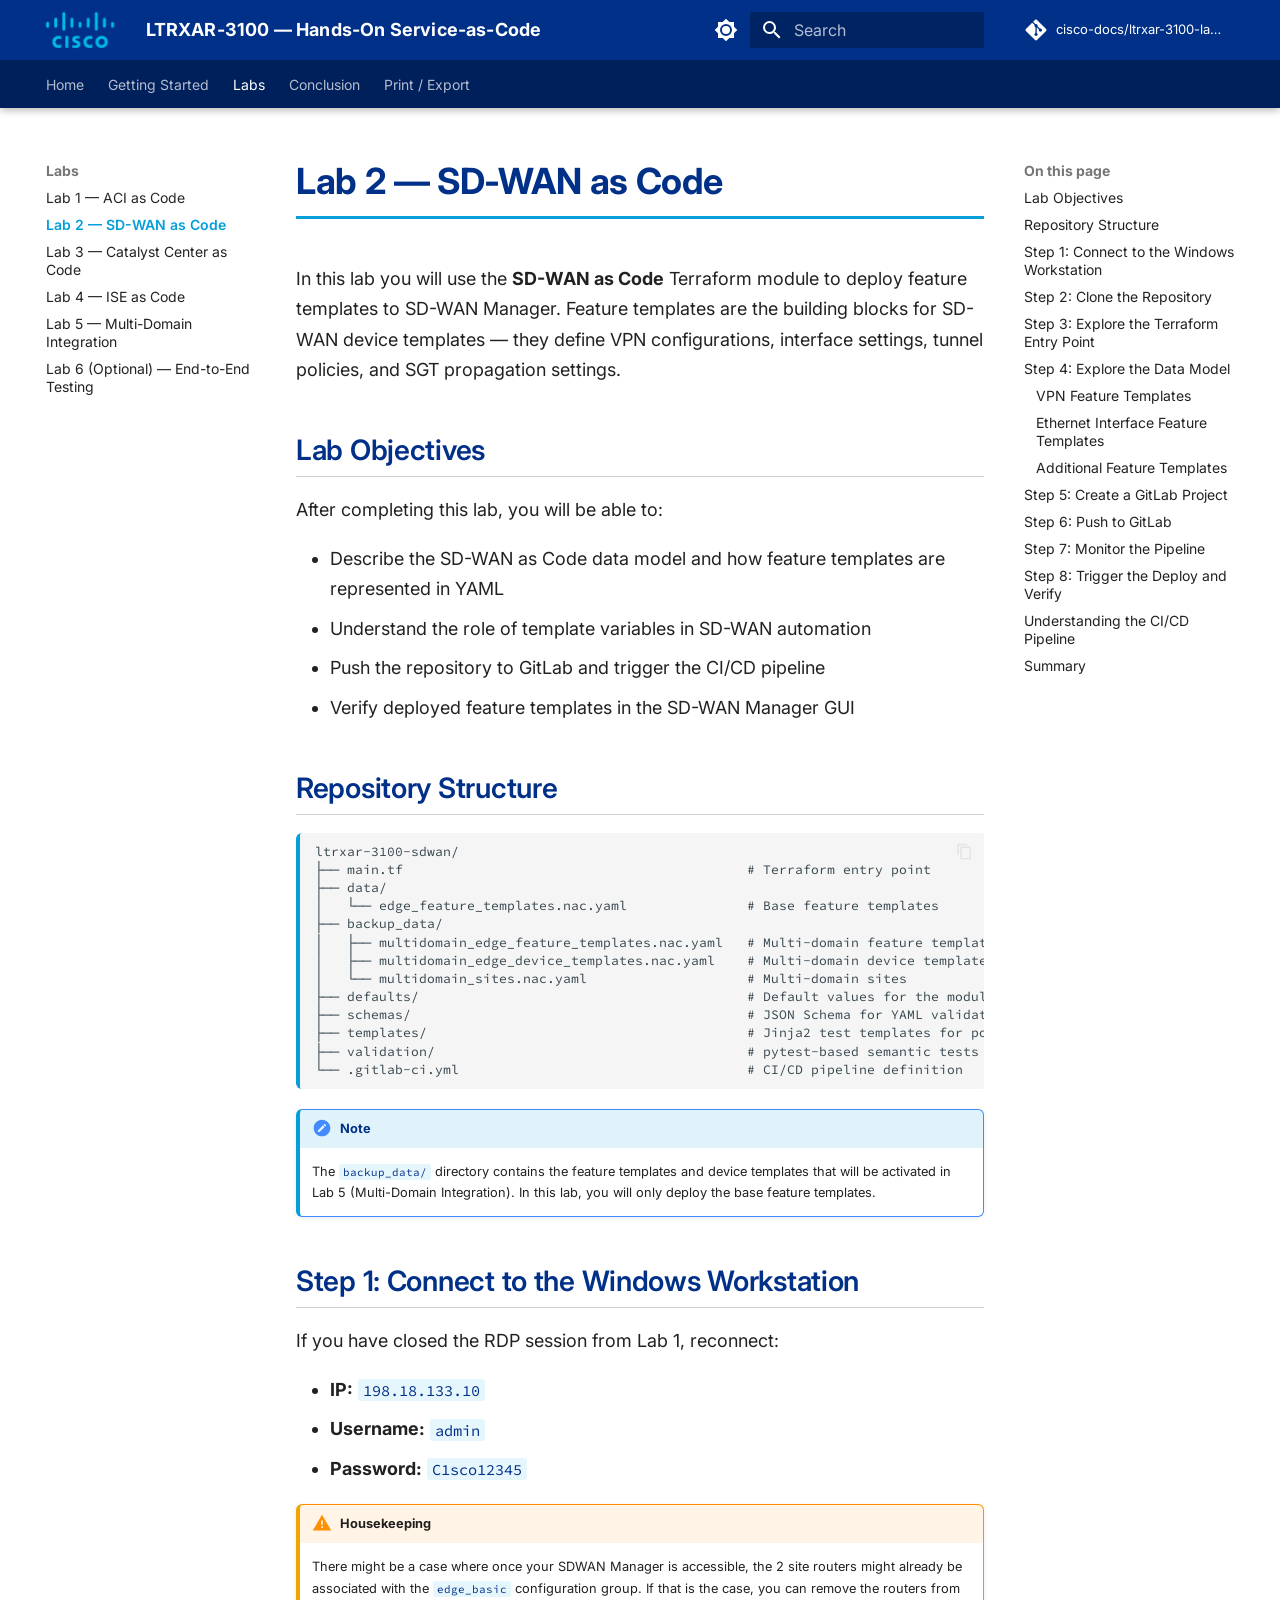
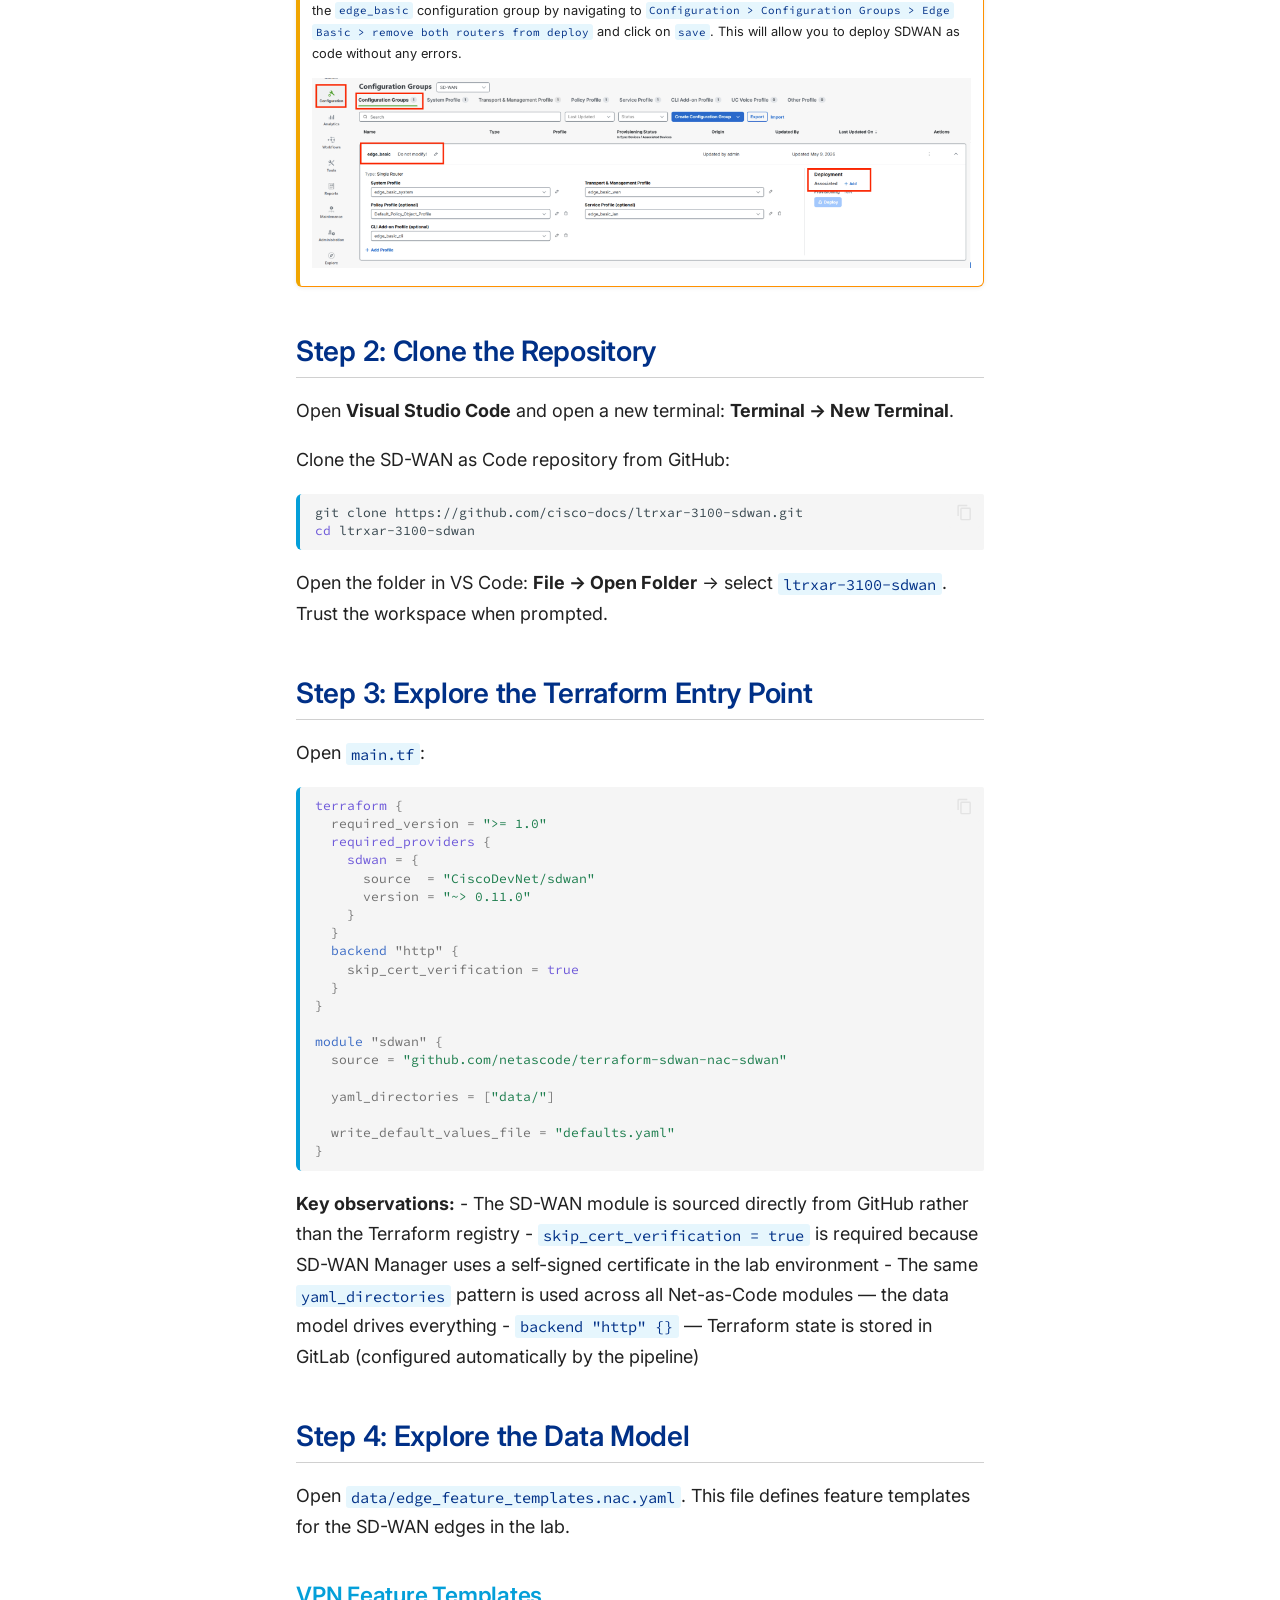
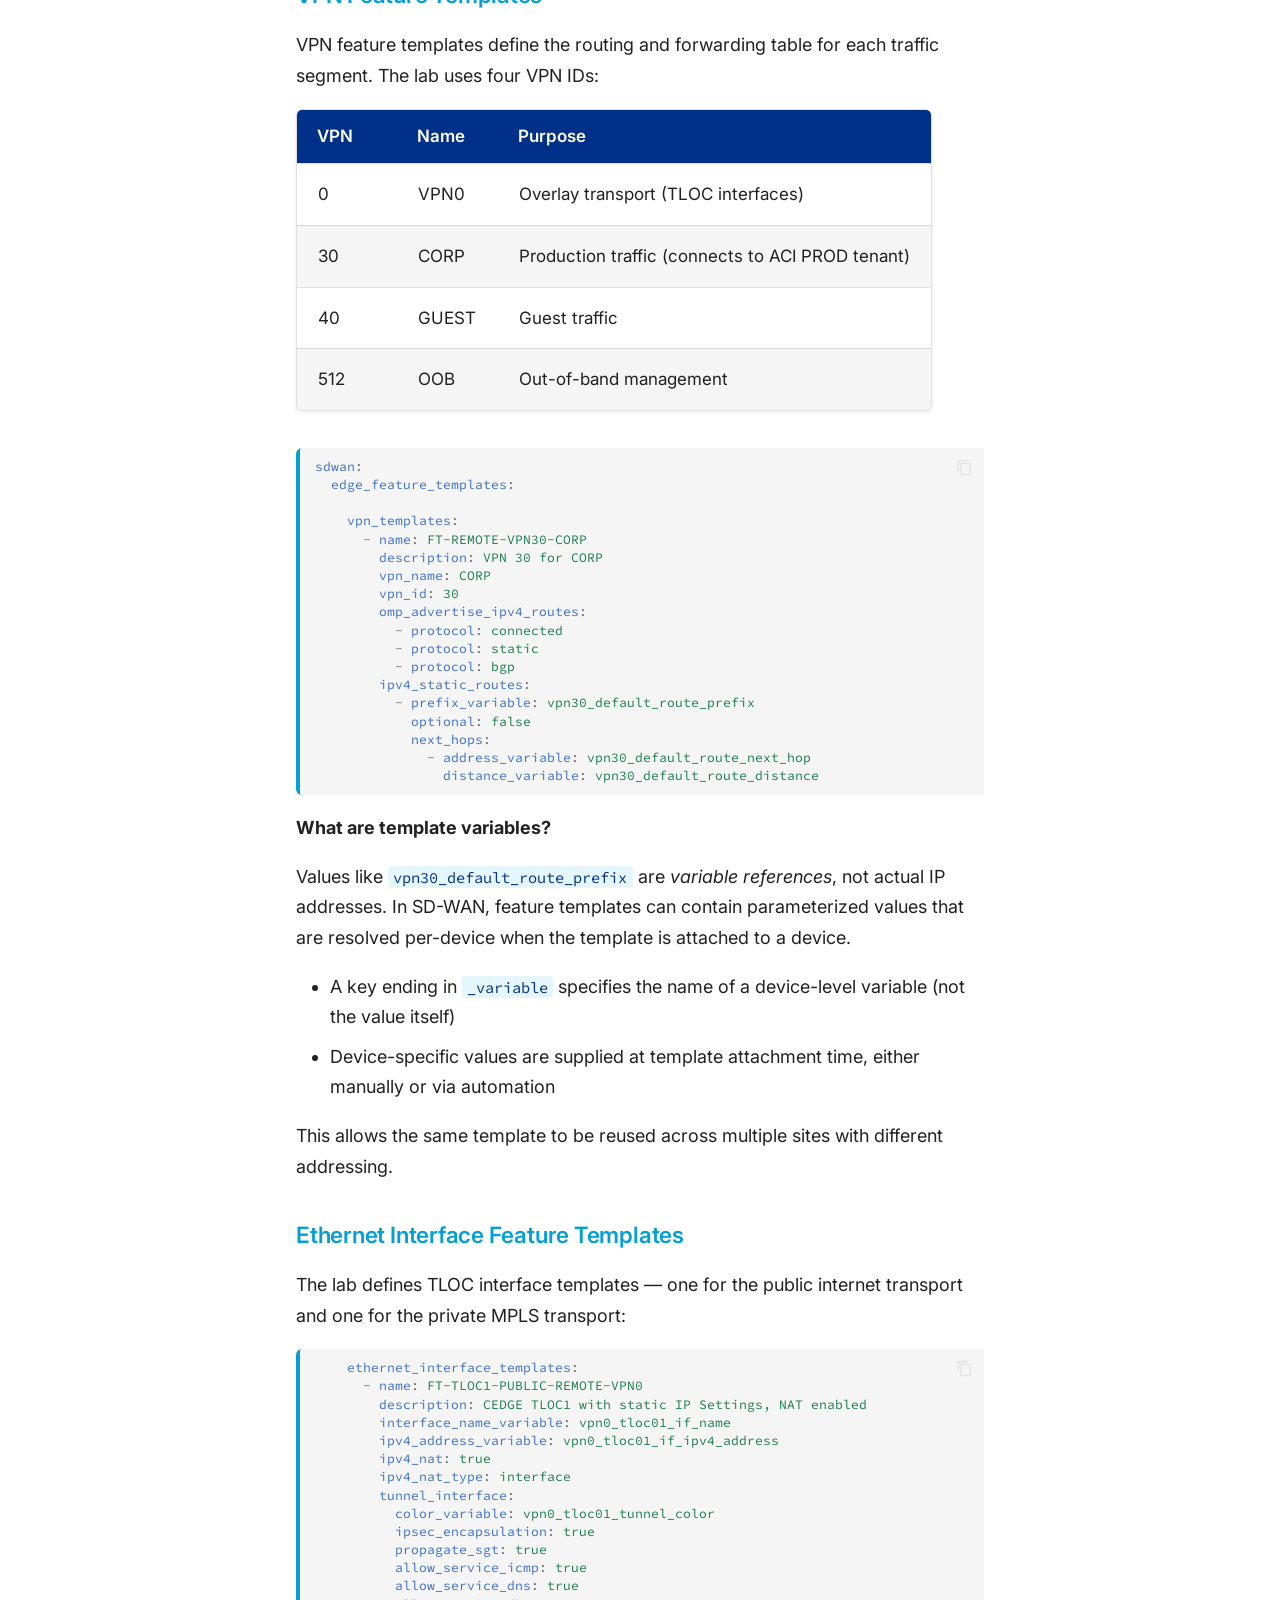
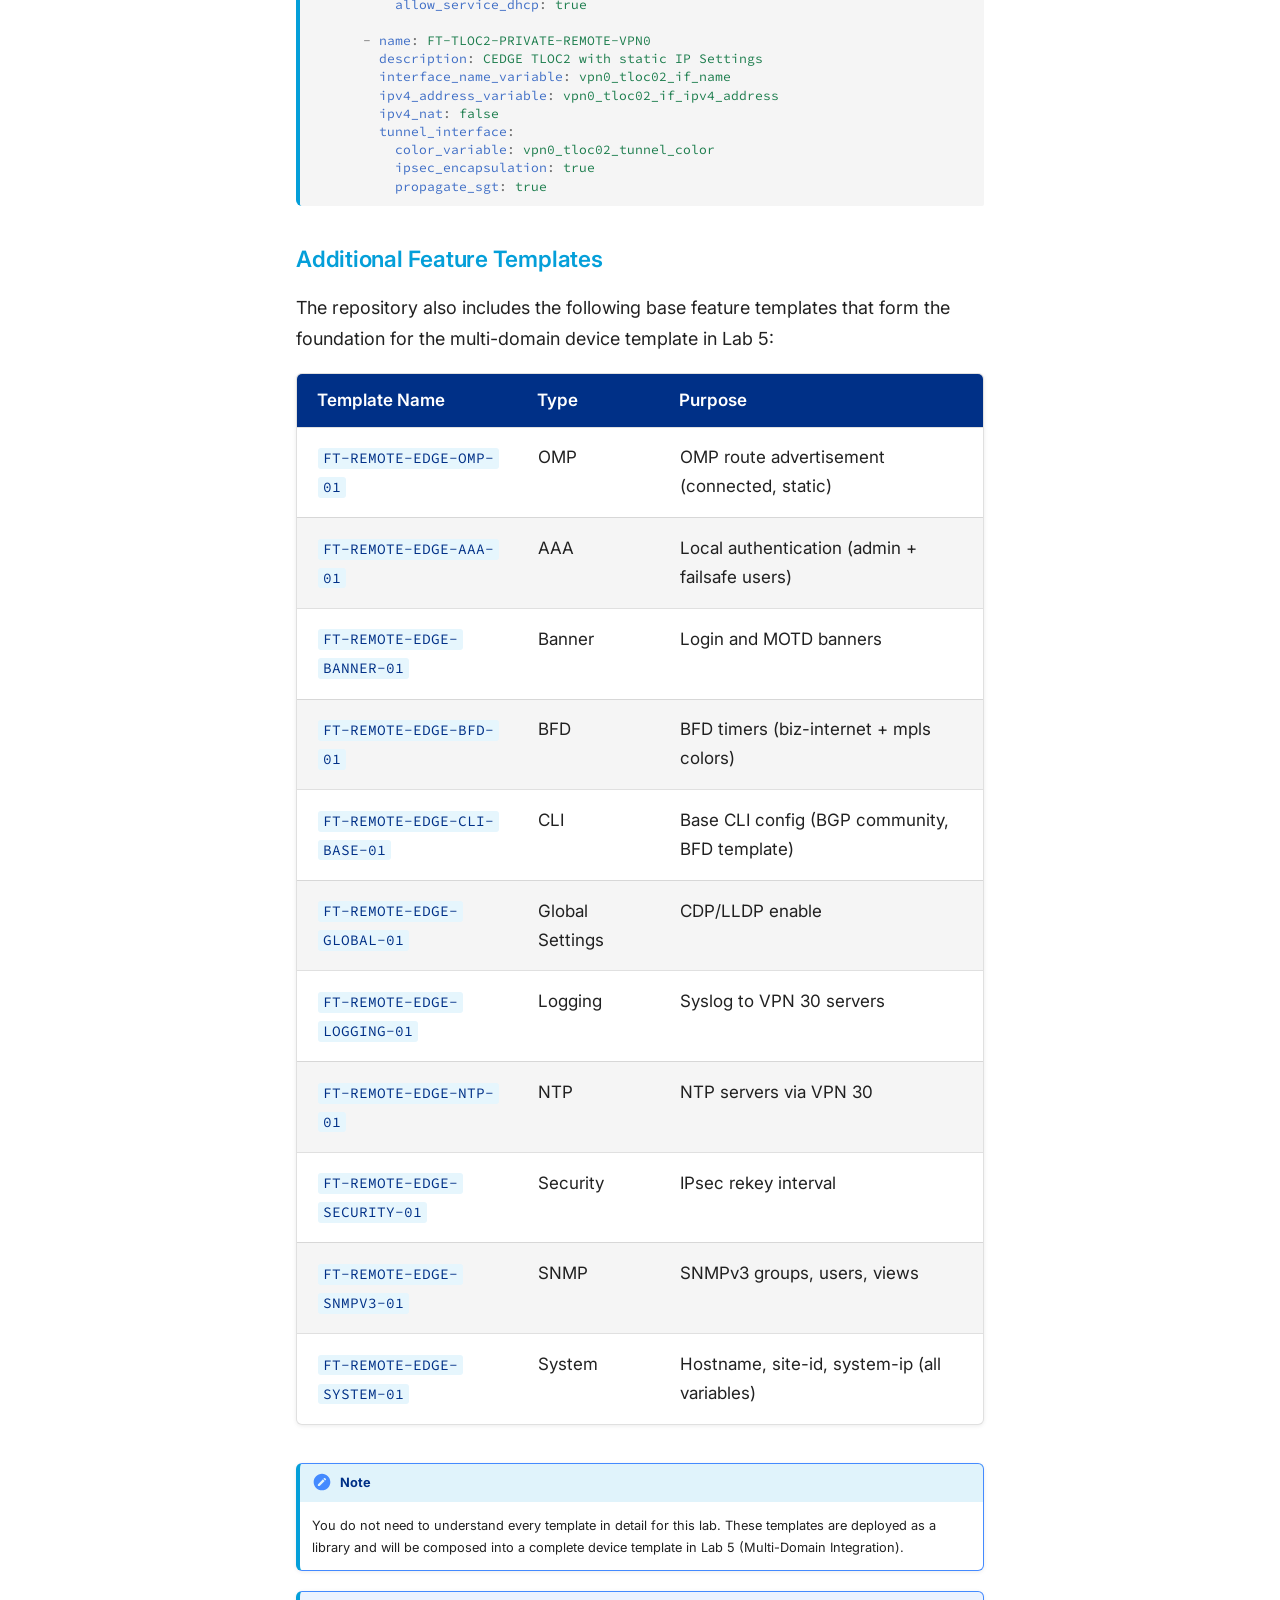
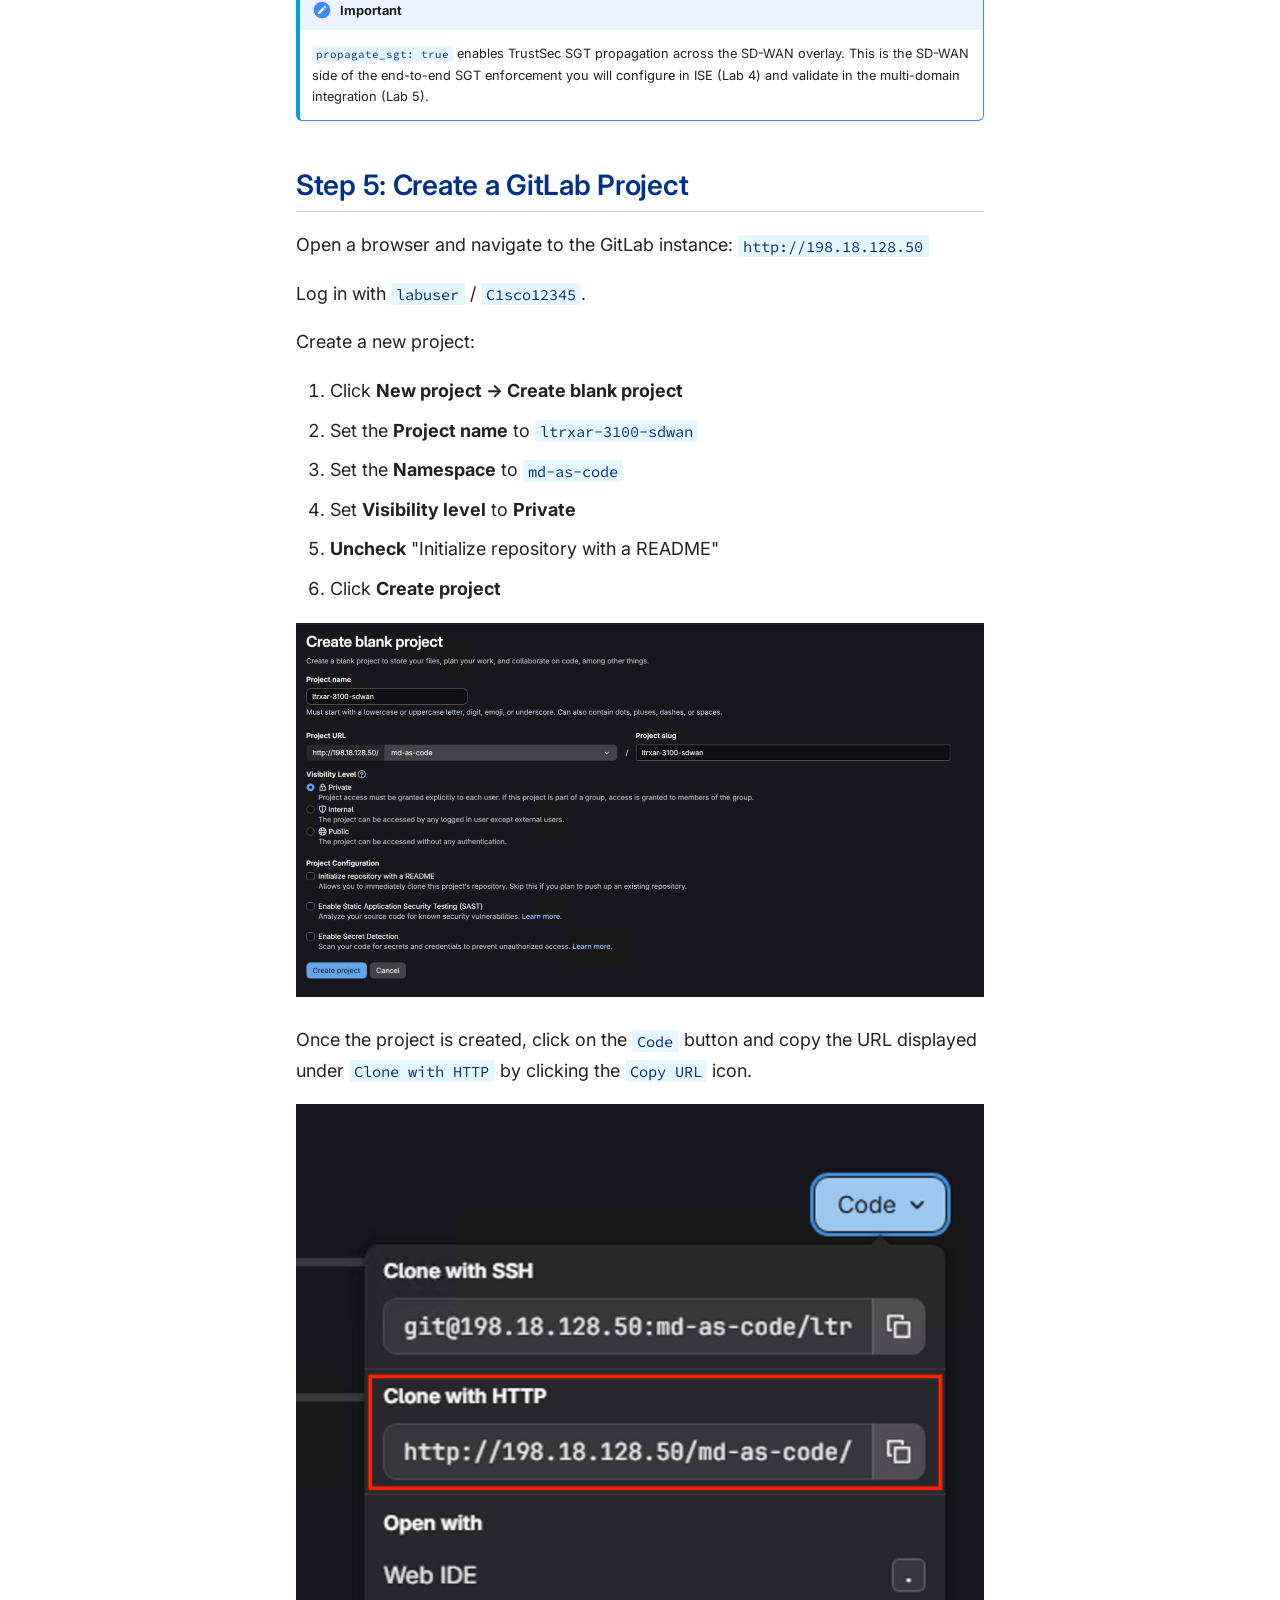
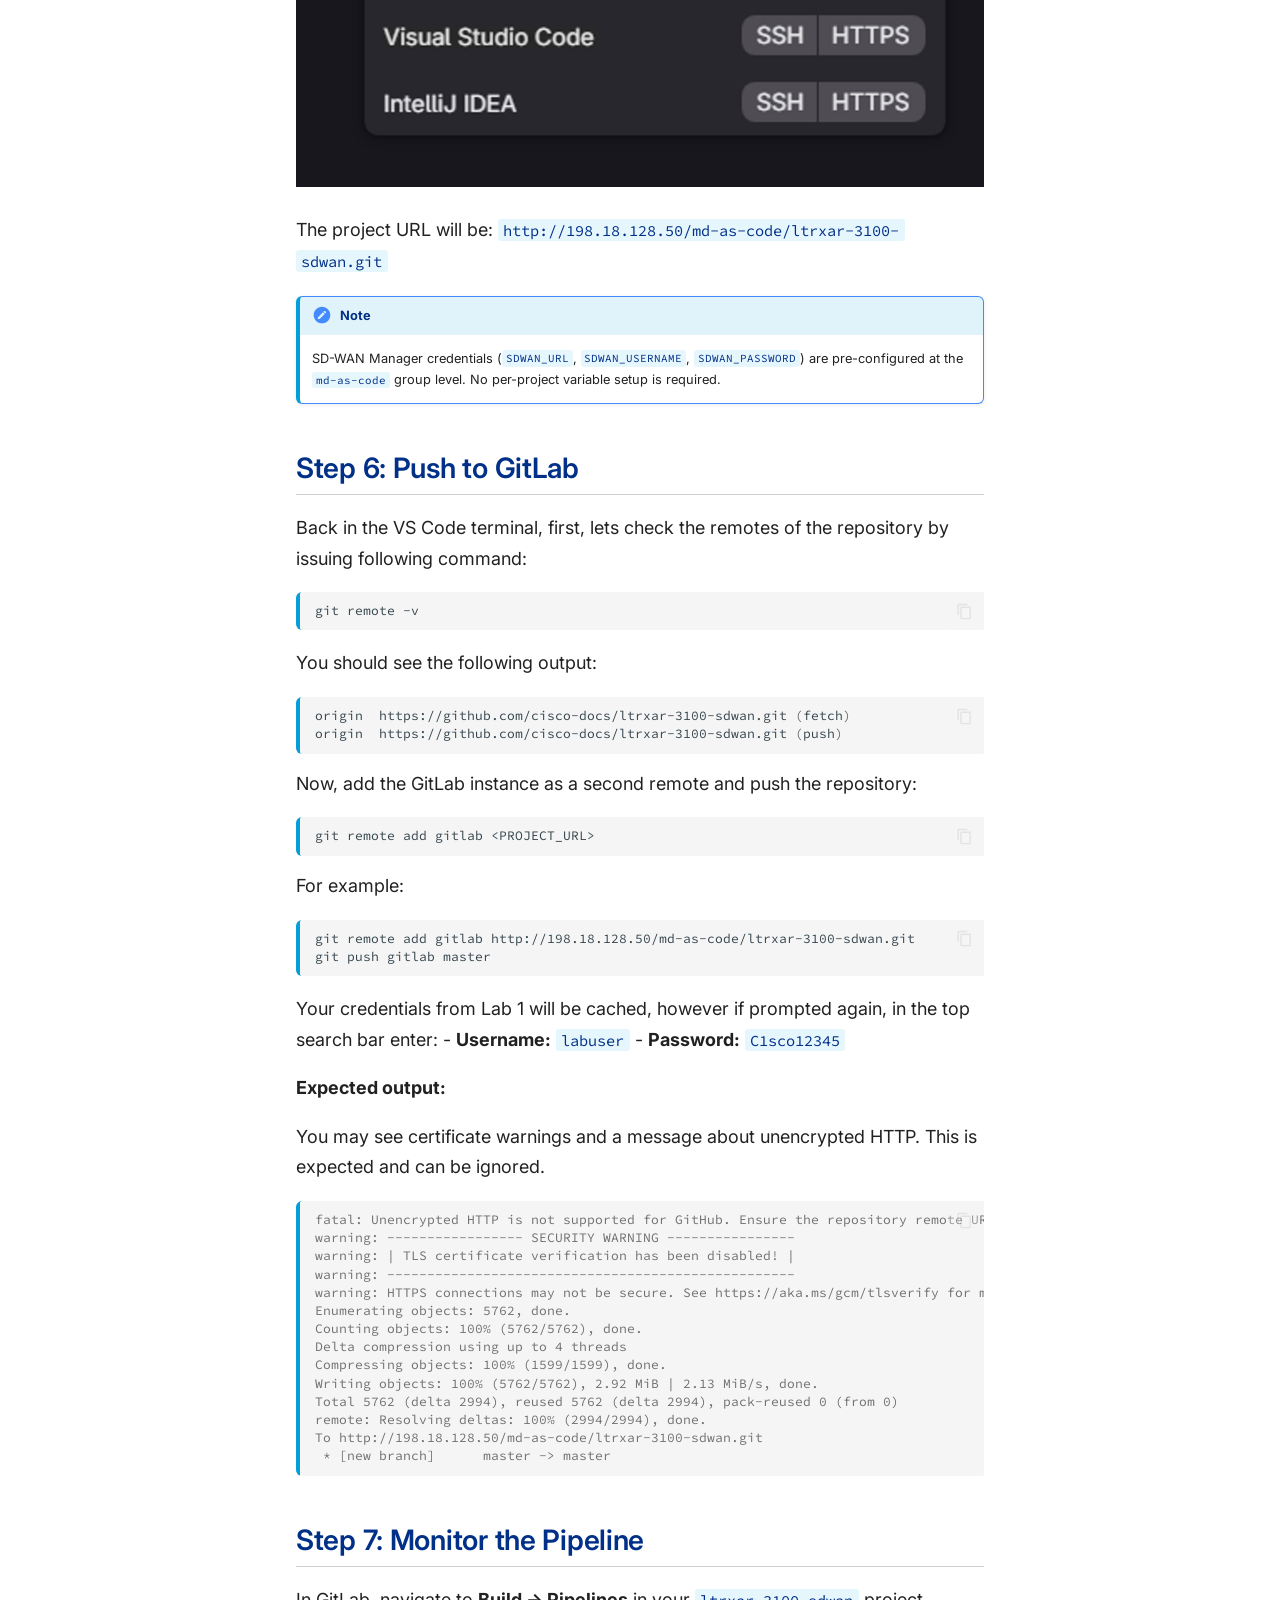
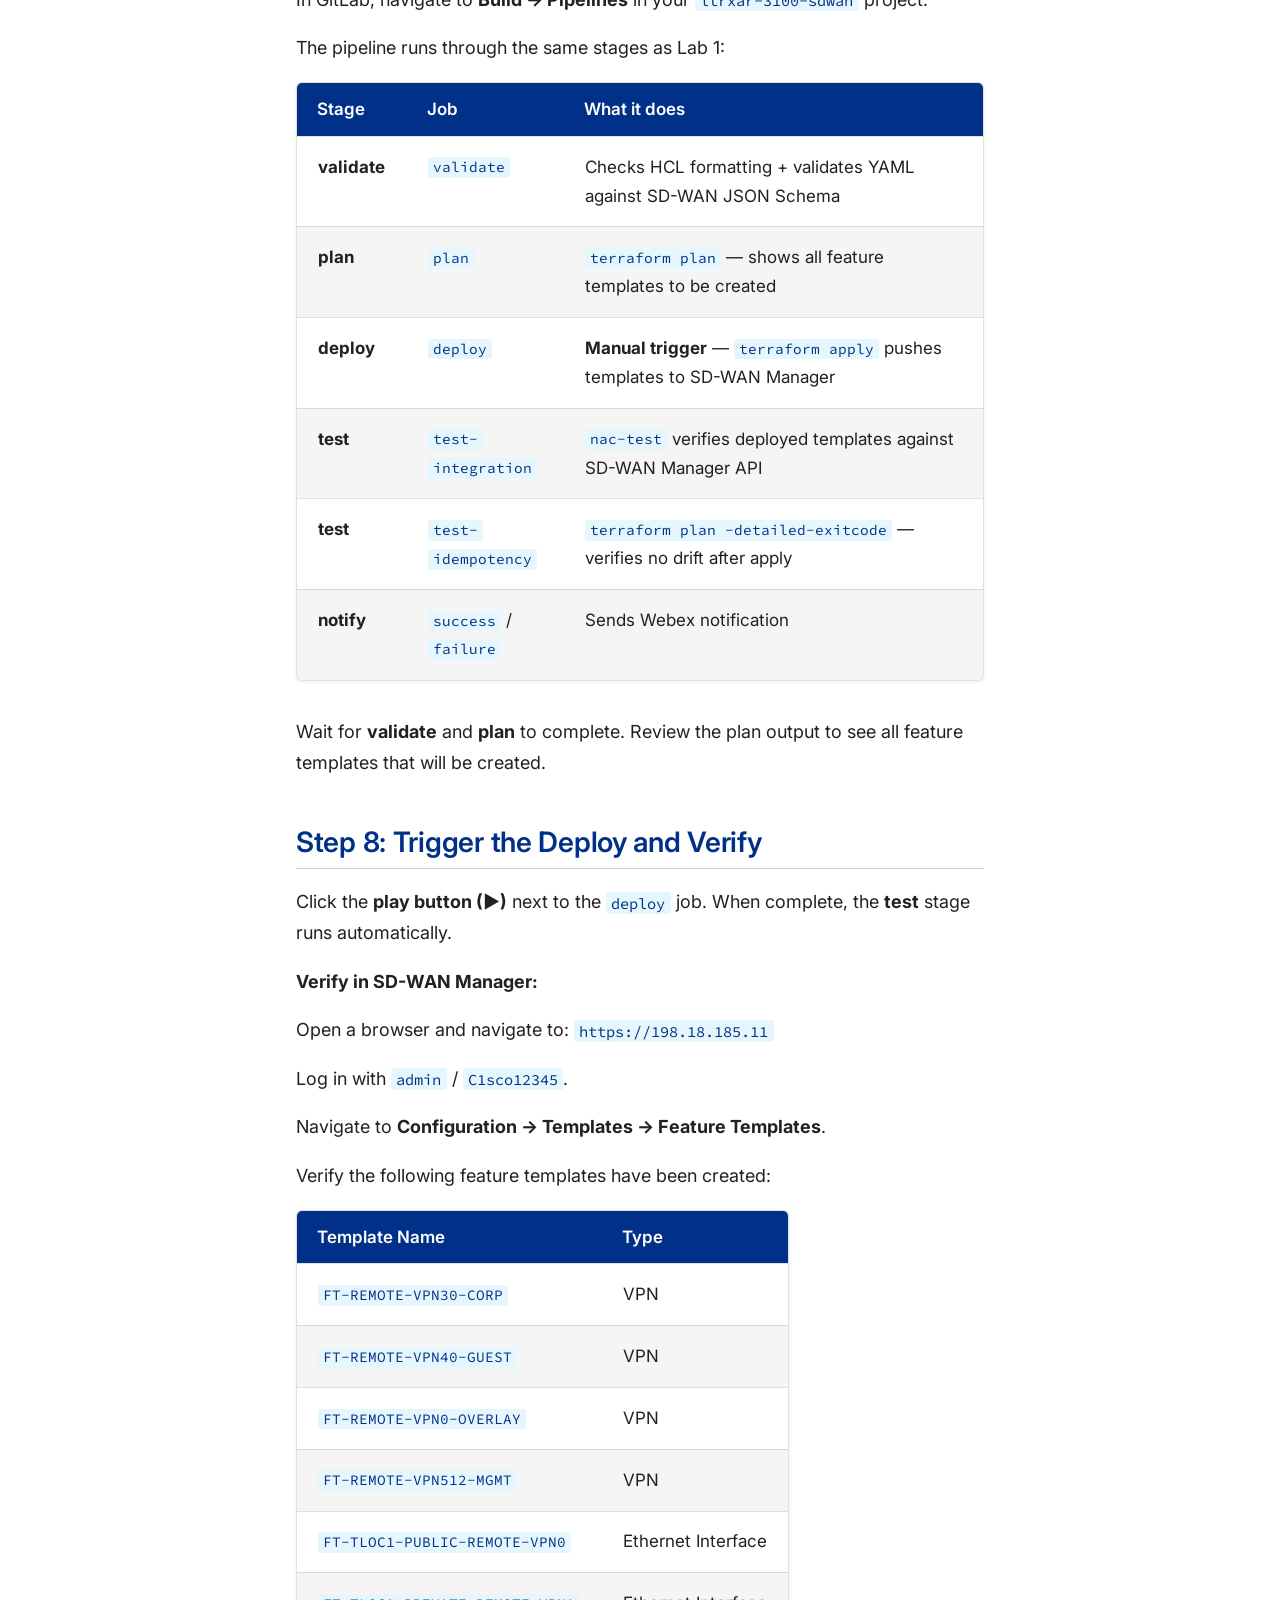
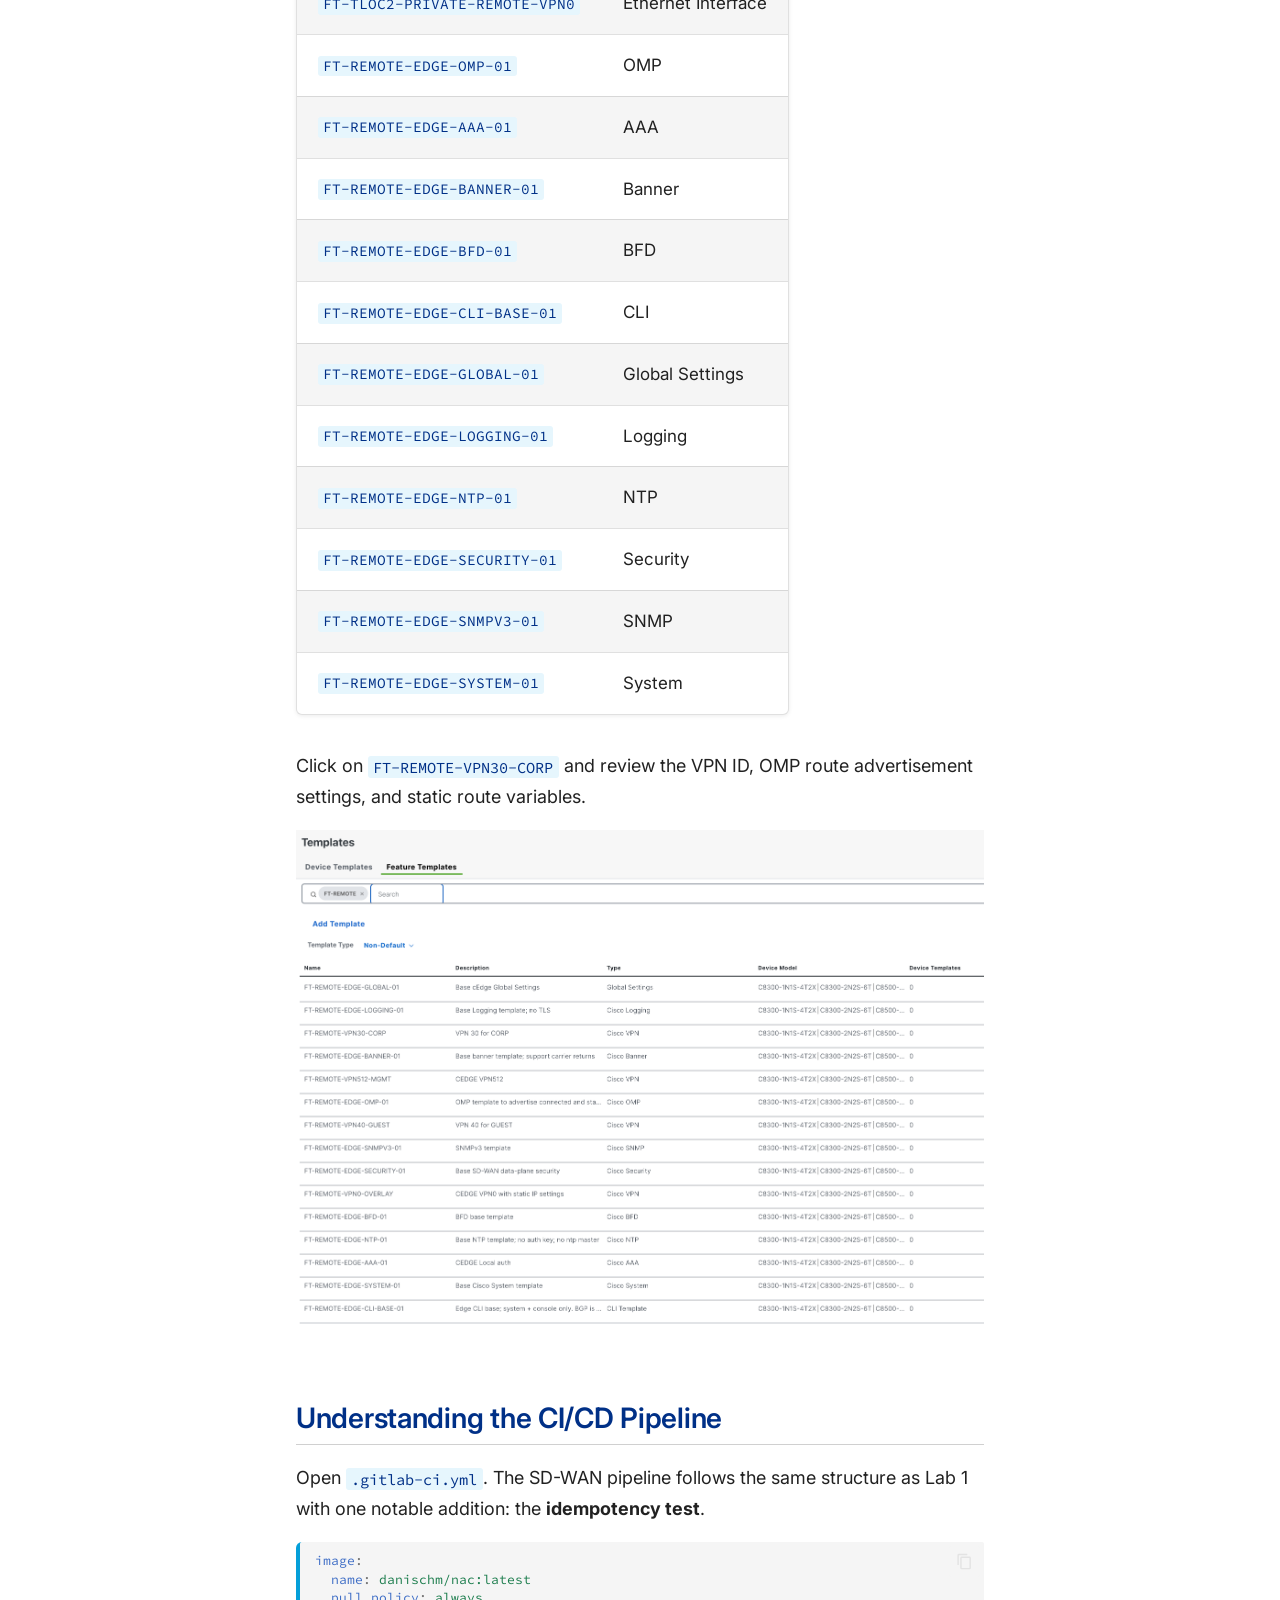
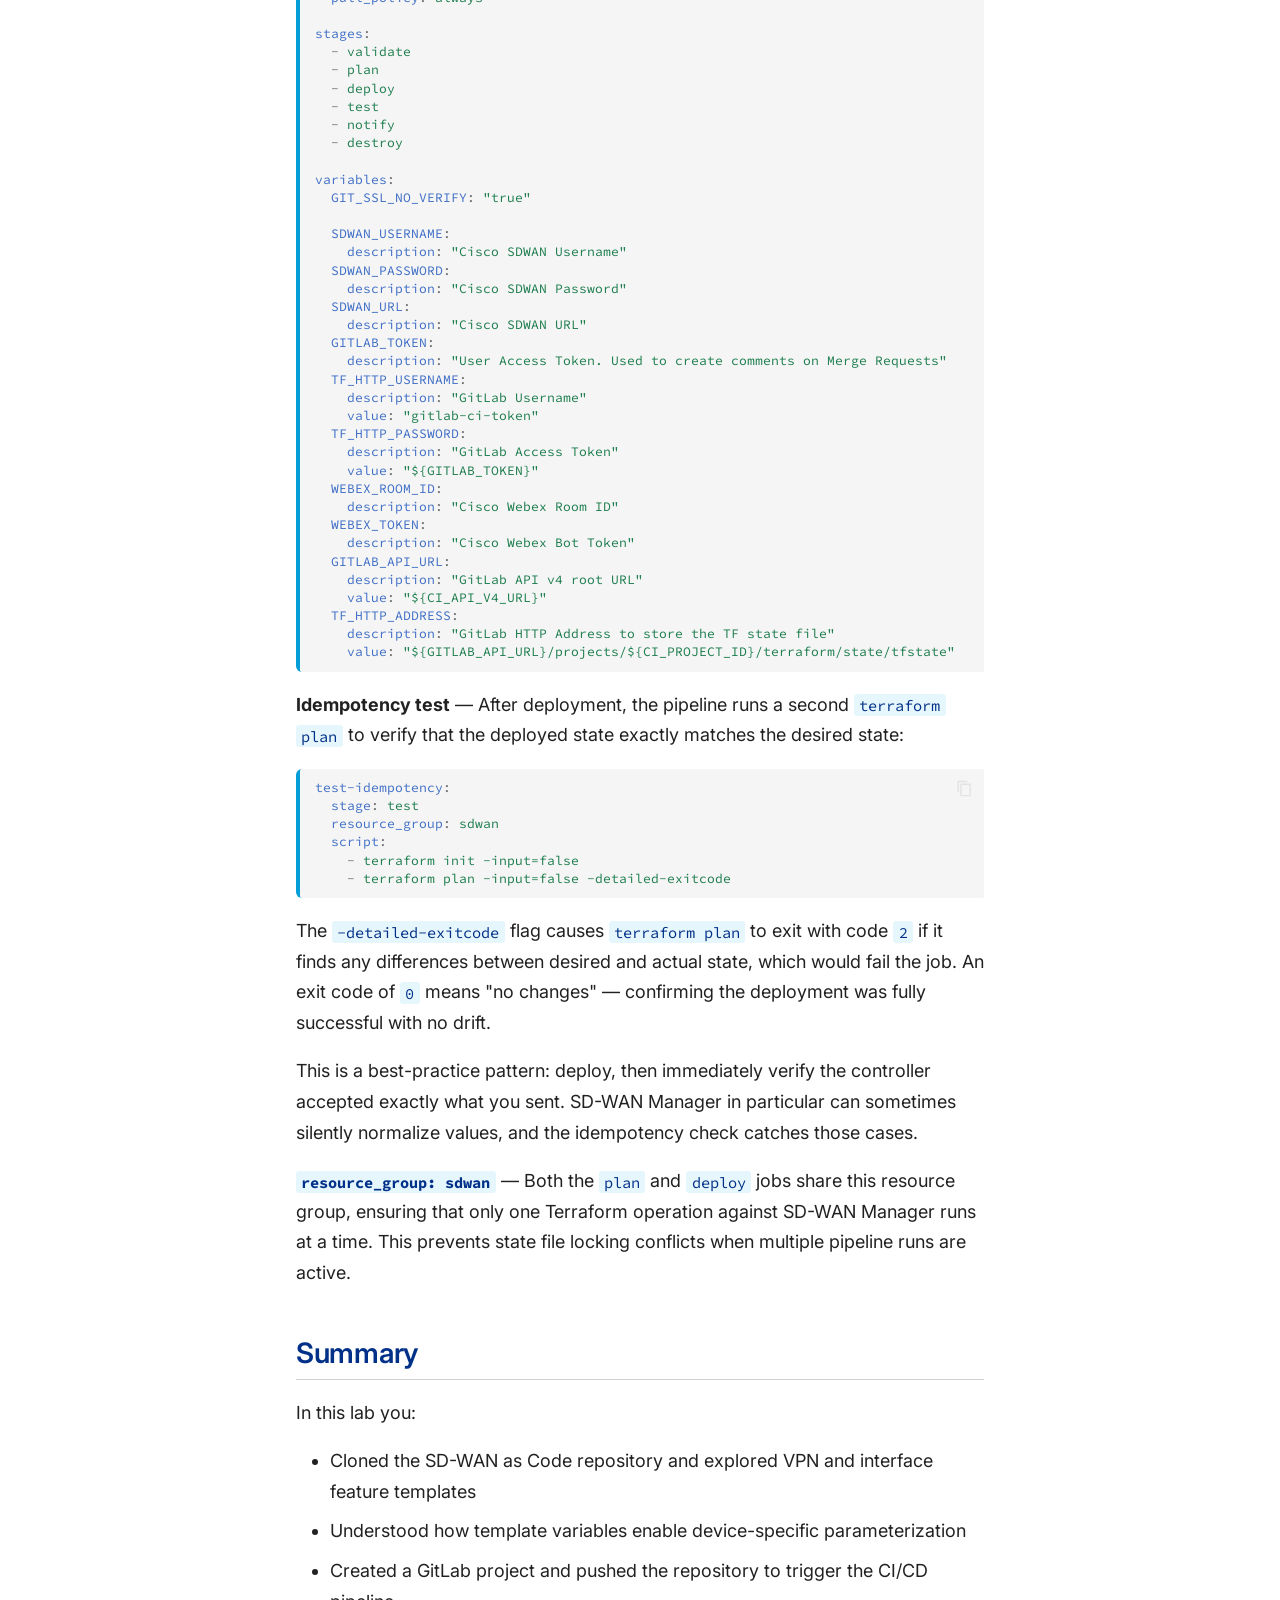
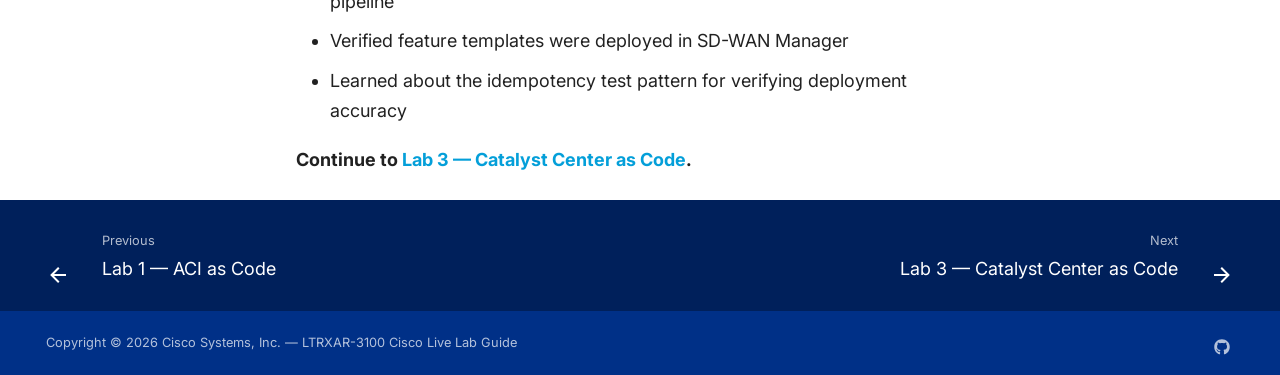
<file: lab2_sdwan/index.html>
<!DOCTYPE html><html lang="en" class="no-js"><head>
    
      <meta charset="utf-8">
      <meta name="viewport" content="width=device-width,initial-scale=1">
      
        <meta name="description" content="Implementing Automation Across Domains: ACI, SD-WAN, and Campus SDA/IOS-XE">
      
      
        <meta name="author" content="Cisco Live">
      
      
        <link rel="canonical" href="https://cisco-docs.github.io/ltrxar-3100-lab-guide/lab2_sdwan/">
      
      
        <link rel="prev" href="../lab1_aci/">
      
      
        <link rel="next" href="../lab3_catc/">
      
      
        
      
      
      <link rel="icon" href="../assets/cisco_logo.png">
      <meta name="generator" content="mkdocs-1.6.1, mkdocs-material-9.7.6">
    
    
      
        <title>Lab 2 — SD-WAN as Code - LTRXAR-3100 — Hands-On Service-as-Code</title>
      
    
    
      <link rel="stylesheet" href="../assets/stylesheets/main.484c7ddc.min.css">
      
        
        <link rel="stylesheet" href="../assets/stylesheets/palette.ab4e12ef.min.css">
      
      


    
    
      
    
    
      
        
        
        <link rel="preconnect" href="https://fonts.gstatic.com" crossorigin="">
        <link rel="stylesheet" href="https://fonts.googleapis.com/css?family=Inter:300,300i,400,400i,700,700i%7CSource+Code+Pro:400,400i,700,700i&amp;display=fallback">
        <style>:root{--md-text-font:"Inter";--md-code-font:"Source Code Pro"}</style>
      
    
    
      <link rel="stylesheet" href="../css/print-site.css">
    
      <link rel="stylesheet" href="../css/print-site-material.css">
    
      <link rel="stylesheet" href="../stylesheets/cisco.css">
    
    <script>__md_scope=new URL("..",location),__md_hash=e=>[...e].reduce(((e,_)=>(e<<5)-e+_.charCodeAt(0)),0),__md_get=(e,_=localStorage,t=__md_scope)=>JSON.parse(_.getItem(t.pathname+"."+e)),__md_set=(e,_,t=localStorage,a=__md_scope)=>{try{t.setItem(a.pathname+"."+e,JSON.stringify(_))}catch(e){}}</script>
    
      

    
    
  <link href="../assets/stylesheets/glightbox.min.css" rel="stylesheet"><script src="../assets/javascripts/glightbox.min.js"></script><style id="glightbox-style">
            html.glightbox-open { overflow: initial; height: 100%; }
            .gslide-title { margin-top: 0px; user-select: text; }
            .gslide-desc { color: #666; user-select: text; }
            .gslide-image img { background: white; }
            .gscrollbar-fixer { padding-right: 15px; }
            .gdesc-inner { font-size: 0.75rem; }
            body[data-md-color-scheme="slate"] .gdesc-inner { background: var(--md-default-bg-color); }
            body[data-md-color-scheme="slate"] .gslide-title { color: var(--md-default-fg-color); }
            body[data-md-color-scheme="slate"] .gslide-desc { color: var(--md-default-fg-color); }
        </style></head>
  
  
    
    
      
    
    
    
    
    <body dir="ltr" data-md-color-scheme="default" data-md-color-primary="custom" data-md-color-accent="custom">
  
    
    <input class="md-toggle" data-md-toggle="drawer" type="checkbox" id="__drawer" autocomplete="off">
    <input class="md-toggle" data-md-toggle="search" type="checkbox" id="__search" autocomplete="off">
    <label class="md-overlay" for="__drawer"></label>
    <div data-md-component="skip">
      
        
        <a href="#lab-2-sd-wan-as-code" class="md-skip">
          Skip to content
        </a>
      
    </div>
    <div data-md-component="announce">
      
    </div>
    
    
      

  

<header class="md-header md-header--shadow md-header--lifted" data-md-component="header">
  <nav class="md-header__inner md-grid" aria-label="Header">
    <a href=".." title="LTRXAR-3100 — Hands-On Service-as-Code" class="md-header__button md-logo" aria-label="LTRXAR-3100 — Hands-On Service-as-Code" data-md-component="logo">
      
  <img src="../assets/cisco_logo.png" alt="logo">

    </a>
    <label class="md-header__button md-icon" for="__drawer">
      
      <svg xmlns="http://www.w3.org/2000/svg" viewBox="0 0 24 24"><path d="M3 6h18v2H3zm0 5h18v2H3zm0 5h18v2H3z"></path></svg>
    </label>
    <div class="md-header__title" data-md-component="header-title">
      <div class="md-header__ellipsis">
        <div class="md-header__topic">
          <span class="md-ellipsis">
            LTRXAR-3100 — Hands-On Service-as-Code
          </span>
        </div>
        <div class="md-header__topic" data-md-component="header-topic">
          <span class="md-ellipsis">
            
              Lab 2 — SD-WAN as Code
            
          </span>
        </div>
      </div>
    </div>
    
      
        <form class="md-header__option" data-md-component="palette">
  
    
    
    
    <input class="md-option" data-md-color-media="" data-md-color-scheme="default" data-md-color-primary="custom" data-md-color-accent="custom" aria-label="Switch to dark mode" type="radio" name="__palette" id="__palette_0">
    
      <label class="md-header__button md-icon" title="Switch to dark mode" for="__palette_1" hidden="">
        <svg xmlns="http://www.w3.org/2000/svg" viewBox="0 0 24 24"><path d="M12 8a4 4 0 0 0-4 4 4 4 0 0 0 4 4 4 4 0 0 0 4-4 4 4 0 0 0-4-4m0 10a6 6 0 0 1-6-6 6 6 0 0 1 6-6 6 6 0 0 1 6 6 6 6 0 0 1-6 6m8-9.31V4h-4.69L12 .69 8.69 4H4v4.69L.69 12 4 15.31V20h4.69L12 23.31 15.31 20H20v-4.69L23.31 12z"></path></svg>
      </label>
    
  
    
    
    
    <input class="md-option" data-md-color-media="" data-md-color-scheme="slate" data-md-color-primary="custom" data-md-color-accent="custom" aria-label="Switch to light mode" type="radio" name="__palette" id="__palette_1">
    
      <label class="md-header__button md-icon" title="Switch to light mode" for="__palette_0" hidden="">
        <svg xmlns="http://www.w3.org/2000/svg" viewBox="0 0 24 24"><path d="M12 18c-.89 0-1.74-.2-2.5-.55C11.56 16.5 13 14.42 13 12s-1.44-4.5-3.5-5.45C10.26 6.2 11.11 6 12 6a6 6 0 0 1 6 6 6 6 0 0 1-6 6m8-9.31V4h-4.69L12 .69 8.69 4H4v4.69L.69 12 4 15.31V20h4.69L12 23.31 15.31 20H20v-4.69L23.31 12z"></path></svg>
      </label>
    
  
</form>
      
    
    
      <script>var palette=__md_get("__palette");if(palette&&palette.color){if("(prefers-color-scheme)"===palette.color.media){var media=matchMedia("(prefers-color-scheme: light)"),input=document.querySelector(media.matches?"[data-md-color-media='(prefers-color-scheme: light)']":"[data-md-color-media='(prefers-color-scheme: dark)']");palette.color.media=input.getAttribute("data-md-color-media"),palette.color.scheme=input.getAttribute("data-md-color-scheme"),palette.color.primary=input.getAttribute("data-md-color-primary"),palette.color.accent=input.getAttribute("data-md-color-accent")}for(var[key,value]of Object.entries(palette.color))document.body.setAttribute("data-md-color-"+key,value)}</script>
    
    
    
      
      
        <label class="md-header__button md-icon" for="__search">
          
          <svg xmlns="http://www.w3.org/2000/svg" viewBox="0 0 24 24"><path d="M9.5 3A6.5 6.5 0 0 1 16 9.5c0 1.61-.59 3.09-1.56 4.23l.27.27h.79l5 5-1.5 1.5-5-5v-.79l-.27-.27A6.52 6.52 0 0 1 9.5 16 6.5 6.5 0 0 1 3 9.5 6.5 6.5 0 0 1 9.5 3m0 2C7 5 5 7 5 9.5S7 14 9.5 14 14 12 14 9.5 12 5 9.5 5"></path></svg>
        </label>
        <div class="md-search" data-md-component="search" role="dialog">
  <label class="md-search__overlay" for="__search"></label>
  <div class="md-search__inner" role="search">
    <form class="md-search__form" name="search">
      <input type="text" class="md-search__input" name="query" aria-label="Search" placeholder="Search" autocapitalize="off" autocorrect="off" autocomplete="off" spellcheck="false" data-md-component="search-query" required="">
      <label class="md-search__icon md-icon" for="__search">
        
        <svg xmlns="http://www.w3.org/2000/svg" viewBox="0 0 24 24"><path d="M9.5 3A6.5 6.5 0 0 1 16 9.5c0 1.61-.59 3.09-1.56 4.23l.27.27h.79l5 5-1.5 1.5-5-5v-.79l-.27-.27A6.52 6.52 0 0 1 9.5 16 6.5 6.5 0 0 1 3 9.5 6.5 6.5 0 0 1 9.5 3m0 2C7 5 5 7 5 9.5S7 14 9.5 14 14 12 14 9.5 12 5 9.5 5"></path></svg>
        
        <svg xmlns="http://www.w3.org/2000/svg" viewBox="0 0 24 24"><path d="M20 11v2H8l5.5 5.5-1.42 1.42L4.16 12l7.92-7.92L13.5 5.5 8 11z"></path></svg>
      </label>
      <nav class="md-search__options" aria-label="Search">
        
          <a href="javascript:void(0)" class="md-search__icon md-icon" title="Share" aria-label="Share" data-clipboard="" data-clipboard-text="" data-md-component="search-share" tabindex="-1">
            
            <svg xmlns="http://www.w3.org/2000/svg" viewBox="0 0 24 24"><path d="M18 16.08c-.76 0-1.44.3-1.96.77L8.91 12.7c.05-.23.09-.46.09-.7s-.04-.47-.09-.7l7.05-4.11c.54.5 1.25.81 2.04.81a3 3 0 0 0 3-3 3 3 0 0 0-3-3 3 3 0 0 0-3 3c0 .24.04.47.09.7L8.04 9.81C7.5 9.31 6.79 9 6 9a3 3 0 0 0-3 3 3 3 0 0 0 3 3c.79 0 1.5-.31 2.04-.81l7.12 4.15c-.05.21-.08.43-.08.66 0 1.61 1.31 2.91 2.92 2.91s2.92-1.3 2.92-2.91A2.92 2.92 0 0 0 18 16.08"></path></svg>
          </a>
        
        <button type="reset" class="md-search__icon md-icon" title="Clear" aria-label="Clear" tabindex="-1">
          
          <svg xmlns="http://www.w3.org/2000/svg" viewBox="0 0 24 24"><path d="M19 6.41 17.59 5 12 10.59 6.41 5 5 6.41 10.59 12 5 17.59 6.41 19 12 13.41 17.59 19 19 17.59 13.41 12z"></path></svg>
        </button>
      </nav>
      
        <div class="md-search__suggest" data-md-component="search-suggest"></div>
      
    </form>
    <div class="md-search__output">
      <div class="md-search__scrollwrap" tabindex="0" data-md-scrollfix="">
        <div class="md-search-result" data-md-component="search-result">
          <div class="md-search-result__meta">
            Initializing search
          </div>
          <ol class="md-search-result__list" role="presentation"></ol>
        </div>
      </div>
    </div>
  </div>
</div>
      
    
    
      <div class="md-header__source">
        <a href="https://github.com/cisco-docs/ltrxar-3100-lab-guide" title="Go to repository" class="md-source" data-md-component="source">
  <div class="md-source__icon md-icon">
    
    <svg xmlns="http://www.w3.org/2000/svg" viewBox="0 0 448 512"><!--! Font Awesome Free 7.1.0 by @fontawesome - https://fontawesome.com License - https://fontawesome.com/license/free (Icons: CC BY 4.0, Fonts: SIL OFL 1.1, Code: MIT License) Copyright 2025 Fonticons, Inc.--><path d="M439.6 236.1 244 40.5c-5.4-5.5-12.8-8.5-20.4-8.5s-15 3-20.4 8.4L162.5 81l51.5 51.5c27.1-9.1 52.7 16.8 43.4 43.7l49.7 49.7c34.2-11.8 61.2 31 35.5 56.7-26.5 26.5-70.2-2.9-56-37.3L240.3 199v121.9c25.3 12.5 22.3 41.8 9.1 55-6.4 6.4-15.2 10.1-24.3 10.1s-17.8-3.6-24.3-10.1c-17.6-17.6-11.1-46.9 11.2-56v-123c-20.8-8.5-24.6-30.7-18.6-45L142.6 101 8.5 235.1C3 240.6 0 247.9 0 255.5s3 15 8.5 20.4l195.6 195.7c5.4 5.4 12.7 8.4 20.4 8.4s15-3 20.4-8.4l194.7-194.7c5.4-5.4 8.4-12.8 8.4-20.4s-3-15-8.4-20.4"></path></svg>
  </div>
  <div class="md-source__repository">
    cisco-docs/ltrxar-3100-lab-guide
  </div>
</a>
      </div>
    
  </nav>
  
    
      
<nav class="md-tabs" aria-label="Tabs" data-md-component="tabs">
  <div class="md-grid">
    <ul class="md-tabs__list">
      
        
  
  
  
  
    <li class="md-tabs__item">
      <a href=".." class="md-tabs__link">
        
  
  
    
  
  Home

      </a>
    </li>
  

      
        
  
  
  
  
    
    
      <li class="md-tabs__item">
        <a href="../overview/" class="md-tabs__link">
          
  
  
    
  
  Getting Started

        </a>
      </li>
    
  

      
        
  
  
  
    
  
  
    
    
      <li class="md-tabs__item md-tabs__item--active">
        <a href="../lab1_aci/" class="md-tabs__link">
          
  
  
    
  
  Labs

        </a>
      </li>
    
  

      
        
  
  
  
  
    <li class="md-tabs__item">
      <a href="../conclusion/" class="md-tabs__link">
        
  
  
    
  
  Conclusion

      </a>
    </li>
  

      
        
  
  
  
  
    <li class="md-tabs__item">
      <a href="../print_page/" class="md-tabs__link">
        
  
  
    
  
  Print / Export

      </a>
    </li>
  

      
    </ul>
  </div>
</nav>
    
  
</header>
    
    <div class="md-container" data-md-component="container">
      
      
        
      
      <main class="md-main" data-md-component="main">
        <div class="md-main__inner md-grid">
          
            
              
              <div class="md-sidebar md-sidebar--primary" data-md-component="sidebar" data-md-type="navigation">
                <div class="md-sidebar__scrollwrap">
                  <div class="md-sidebar__inner">
                    


  


<nav class="md-nav md-nav--primary md-nav--lifted" aria-label="Navigation" data-md-level="0">
  <label class="md-nav__title" for="__drawer">
    <a href=".." title="LTRXAR-3100 — Hands-On Service-as-Code" class="md-nav__button md-logo" aria-label="LTRXAR-3100 — Hands-On Service-as-Code" data-md-component="logo">
      
  <img src="../assets/cisco_logo.png" alt="logo">

    </a>
    LTRXAR-3100 — Hands-On Service-as-Code
  </label>
  
    <div class="md-nav__source">
      <a href="https://github.com/cisco-docs/ltrxar-3100-lab-guide" title="Go to repository" class="md-source" data-md-component="source">
  <div class="md-source__icon md-icon">
    
    <svg xmlns="http://www.w3.org/2000/svg" viewBox="0 0 448 512"><!--! Font Awesome Free 7.1.0 by @fontawesome - https://fontawesome.com License - https://fontawesome.com/license/free (Icons: CC BY 4.0, Fonts: SIL OFL 1.1, Code: MIT License) Copyright 2025 Fonticons, Inc.--><path d="M439.6 236.1 244 40.5c-5.4-5.5-12.8-8.5-20.4-8.5s-15 3-20.4 8.4L162.5 81l51.5 51.5c27.1-9.1 52.7 16.8 43.4 43.7l49.7 49.7c34.2-11.8 61.2 31 35.5 56.7-26.5 26.5-70.2-2.9-56-37.3L240.3 199v121.9c25.3 12.5 22.3 41.8 9.1 55-6.4 6.4-15.2 10.1-24.3 10.1s-17.8-3.6-24.3-10.1c-17.6-17.6-11.1-46.9 11.2-56v-123c-20.8-8.5-24.6-30.7-18.6-45L142.6 101 8.5 235.1C3 240.6 0 247.9 0 255.5s3 15 8.5 20.4l195.6 195.7c5.4 5.4 12.7 8.4 20.4 8.4s15-3 20.4-8.4l194.7-194.7c5.4-5.4 8.4-12.8 8.4-20.4s-3-15-8.4-20.4"></path></svg>
  </div>
  <div class="md-source__repository">
    cisco-docs/ltrxar-3100-lab-guide
  </div>
</a>
    </div>
  
  <ul class="md-nav__list" data-md-scrollfix="">
    
      
      
  
  
  
  
    <li class="md-nav__item">
      <a href=".." class="md-nav__link">
        
  
  
  <span class="md-ellipsis">
    
  
    Home
  

    
  </span>
  
  

      </a>
    </li>
  

    
      
      
  
  
  
  
    
    
      
        
      
        
      
    
    
    
      
      
        
      
    
    
    <li class="md-nav__item md-nav__item--nested">
      
        
        
          
        
        <input class="md-nav__toggle md-toggle md-toggle--indeterminate" type="checkbox" id="__nav_2">
        
          
          <label class="md-nav__link" for="__nav_2" id="__nav_2_label" tabindex="0">
            
  
  
  <span class="md-ellipsis">
    
  
    Getting Started
  

    
  </span>
  
  

            <span class="md-nav__icon md-icon"></span>
          </label>
        
        <nav class="md-nav" data-md-level="1" aria-labelledby="__nav_2_label" aria-expanded="false">
          <label class="md-nav__title" for="__nav_2">
            <span class="md-nav__icon md-icon"></span>
            
  
    Getting Started
  

          </label>
          <ul class="md-nav__list" data-md-scrollfix="">
            
              
                
  
  
  
  
    <li class="md-nav__item">
      <a href="../overview/" class="md-nav__link">
        
  
  
  <span class="md-ellipsis">
    
  
    Overview
  

    
  </span>
  
  

      </a>
    </li>
  

              
            
              
                
  
  
  
  
    <li class="md-nav__item">
      <a href="../introduction/" class="md-nav__link">
        
  
  
  <span class="md-ellipsis">
    
  
    Introduction
  

    
  </span>
  
  

      </a>
    </li>
  

              
            
          </ul>
        </nav>
      
    </li>
  

    
      
      
  
  
    
  
  
  
    
    
      
        
      
        
      
        
      
        
      
        
      
        
      
    
    
    
      
        
        
      
      
        
      
    
    
    <li class="md-nav__item md-nav__item--active md-nav__item--section md-nav__item--nested">
      
        
        
        <input class="md-nav__toggle md-toggle " type="checkbox" id="__nav_3" checked="">
        
          
          <label class="md-nav__link" for="__nav_3" id="__nav_3_label" tabindex="">
            
  
  
  <span class="md-ellipsis">
    
  
    Labs
  

    
  </span>
  
  

            <span class="md-nav__icon md-icon"></span>
          </label>
        
        <nav class="md-nav" data-md-level="1" aria-labelledby="__nav_3_label" aria-expanded="true">
          <label class="md-nav__title" for="__nav_3">
            <span class="md-nav__icon md-icon"></span>
            
  
    Labs
  

          </label>
          <ul class="md-nav__list" data-md-scrollfix="">
            
              
                
  
  
  
  
    <li class="md-nav__item">
      <a href="../lab1_aci/" class="md-nav__link">
        
  
  
  <span class="md-ellipsis">
    
  
    Lab 1 — ACI as Code
  

    
  </span>
  
  

      </a>
    </li>
  

              
            
              
                
  
  
    
  
  
  
    <li class="md-nav__item md-nav__item--active">
      
      <input class="md-nav__toggle md-toggle" type="checkbox" id="__toc">
      
      
        
      
      
        <label class="md-nav__link md-nav__link--active" for="__toc">
          
  
  
  <span class="md-ellipsis">
    
  
    Lab 2 — SD-WAN as Code
  

    
  </span>
  
  

          <span class="md-nav__icon md-icon"></span>
        </label>
      
      <a href="./" class="md-nav__link md-nav__link--active">
        
  
  
  <span class="md-ellipsis">
    
  
    Lab 2 — SD-WAN as Code
  

    
  </span>
  
  

      </a>
      
        

  

<nav class="md-nav md-nav--secondary" aria-label="On this page">
  
  
  
    
  
  
    <label class="md-nav__title" for="__toc">
      <span class="md-nav__icon md-icon"></span>
      On this page
    </label>
    <ul class="md-nav__list" data-md-component="toc" data-md-scrollfix="">
      
        <li class="md-nav__item">
  <a href="#lab-objectives" class="md-nav__link">
    <span class="md-ellipsis">
      
        Lab Objectives
      
    </span>
  </a>
  
</li>
      
        <li class="md-nav__item">
  <a href="#repository-structure" class="md-nav__link">
    <span class="md-ellipsis">
      
        Repository Structure
      
    </span>
  </a>
  
</li>
      
        <li class="md-nav__item">
  <a href="#step-1-connect-to-the-windows-workstation" class="md-nav__link">
    <span class="md-ellipsis">
      
        Step 1: Connect to the Windows Workstation
      
    </span>
  </a>
  
</li>
      
        <li class="md-nav__item">
  <a href="#step-2-clone-the-repository" class="md-nav__link">
    <span class="md-ellipsis">
      
        Step 2: Clone the Repository
      
    </span>
  </a>
  
</li>
      
        <li class="md-nav__item">
  <a href="#step-3-explore-the-terraform-entry-point" class="md-nav__link">
    <span class="md-ellipsis">
      
        Step 3: Explore the Terraform Entry Point
      
    </span>
  </a>
  
</li>
      
        <li class="md-nav__item">
  <a href="#step-4-explore-the-data-model" class="md-nav__link">
    <span class="md-ellipsis">
      
        Step 4: Explore the Data Model
      
    </span>
  </a>
  
    <nav class="md-nav" aria-label="Step 4: Explore the Data Model">
      <ul class="md-nav__list">
        
          <li class="md-nav__item">
  <a href="#vpn-feature-templates" class="md-nav__link">
    <span class="md-ellipsis">
      
        VPN Feature Templates
      
    </span>
  </a>
  
</li>
        
          <li class="md-nav__item">
  <a href="#ethernet-interface-feature-templates" class="md-nav__link">
    <span class="md-ellipsis">
      
        Ethernet Interface Feature Templates
      
    </span>
  </a>
  
</li>
        
          <li class="md-nav__item">
  <a href="#additional-feature-templates" class="md-nav__link">
    <span class="md-ellipsis">
      
        Additional Feature Templates
      
    </span>
  </a>
  
</li>
        
      </ul>
    </nav>
  
</li>
      
        <li class="md-nav__item">
  <a href="#step-5-create-a-gitlab-project" class="md-nav__link">
    <span class="md-ellipsis">
      
        Step 5: Create a GitLab Project
      
    </span>
  </a>
  
</li>
      
        <li class="md-nav__item">
  <a href="#step-6-push-to-gitlab" class="md-nav__link">
    <span class="md-ellipsis">
      
        Step 6: Push to GitLab
      
    </span>
  </a>
  
</li>
      
        <li class="md-nav__item">
  <a href="#step-7-monitor-the-pipeline" class="md-nav__link">
    <span class="md-ellipsis">
      
        Step 7: Monitor the Pipeline
      
    </span>
  </a>
  
</li>
      
        <li class="md-nav__item">
  <a href="#step-8-trigger-the-deploy-and-verify" class="md-nav__link">
    <span class="md-ellipsis">
      
        Step 8: Trigger the Deploy and Verify
      
    </span>
  </a>
  
</li>
      
        <li class="md-nav__item">
  <a href="#understanding-the-cicd-pipeline" class="md-nav__link">
    <span class="md-ellipsis">
      
        Understanding the CI/CD Pipeline
      
    </span>
  </a>
  
</li>
      
        <li class="md-nav__item">
  <a href="#summary" class="md-nav__link">
    <span class="md-ellipsis">
      
        Summary
      
    </span>
  </a>
  
</li>
      
    </ul>
  
</nav>
      
    </li>
  

              
            
              
                
  
  
  
  
    <li class="md-nav__item">
      <a href="../lab3_catc/" class="md-nav__link">
        
  
  
  <span class="md-ellipsis">
    
  
    Lab 3 — Catalyst Center as Code
  

    
  </span>
  
  

      </a>
    </li>
  

              
            
              
                
  
  
  
  
    <li class="md-nav__item">
      <a href="../lab4_ise/" class="md-nav__link">
        
  
  
  <span class="md-ellipsis">
    
  
    Lab 4 — ISE as Code
  

    
  </span>
  
  

      </a>
    </li>
  

              
            
              
                
  
  
  
  
    <li class="md-nav__item">
      <a href="../lab5_multidomain/" class="md-nav__link">
        
  
  
  <span class="md-ellipsis">
    
  
    Lab 5 — Multi-Domain Integration
  

    
  </span>
  
  

      </a>
    </li>
  

              
            
              
                
  
  
  
  
    <li class="md-nav__item">
      <a href="../lab6_optional_end_to_end_testing/" class="md-nav__link">
        
  
  
  <span class="md-ellipsis">
    
  
    Lab 6 (Optional) — End-to-End Testing
  

    
  </span>
  
  

      </a>
    </li>
  

              
            
          </ul>
        </nav>
      
    </li>
  

    
      
      
  
  
  
  
    <li class="md-nav__item">
      <a href="../conclusion/" class="md-nav__link">
        
  
  
  <span class="md-ellipsis">
    
  
    Conclusion
  

    
  </span>
  
  

      </a>
    </li>
  

    
      
      
  
  
  
  
    <li class="md-nav__item">
      <a href="../print_page/" class="md-nav__link">
        
  
  
  <span class="md-ellipsis">
    
  
    Print / Export
  

    
  </span>
  
  

      </a>
    </li>
  

    
  </ul>
</nav>
                  </div>
                </div>
              </div>
            
            
              
              <div class="md-sidebar md-sidebar--secondary" data-md-component="sidebar" data-md-type="toc">
                <div class="md-sidebar__scrollwrap">
                  <div class="md-sidebar__inner">
                    

  

<nav class="md-nav md-nav--secondary" aria-label="On this page">
  
  
  
    
  
  
    <label class="md-nav__title" for="__toc">
      <span class="md-nav__icon md-icon"></span>
      On this page
    </label>
    <ul class="md-nav__list" data-md-component="toc" data-md-scrollfix="">
      
        <li class="md-nav__item">
  <a href="#lab-objectives" class="md-nav__link">
    <span class="md-ellipsis">
      
        Lab Objectives
      
    </span>
  </a>
  
</li>
      
        <li class="md-nav__item">
  <a href="#repository-structure" class="md-nav__link">
    <span class="md-ellipsis">
      
        Repository Structure
      
    </span>
  </a>
  
</li>
      
        <li class="md-nav__item">
  <a href="#step-1-connect-to-the-windows-workstation" class="md-nav__link">
    <span class="md-ellipsis">
      
        Step 1: Connect to the Windows Workstation
      
    </span>
  </a>
  
</li>
      
        <li class="md-nav__item">
  <a href="#step-2-clone-the-repository" class="md-nav__link">
    <span class="md-ellipsis">
      
        Step 2: Clone the Repository
      
    </span>
  </a>
  
</li>
      
        <li class="md-nav__item">
  <a href="#step-3-explore-the-terraform-entry-point" class="md-nav__link">
    <span class="md-ellipsis">
      
        Step 3: Explore the Terraform Entry Point
      
    </span>
  </a>
  
</li>
      
        <li class="md-nav__item">
  <a href="#step-4-explore-the-data-model" class="md-nav__link">
    <span class="md-ellipsis">
      
        Step 4: Explore the Data Model
      
    </span>
  </a>
  
    <nav class="md-nav" aria-label="Step 4: Explore the Data Model">
      <ul class="md-nav__list">
        
          <li class="md-nav__item">
  <a href="#vpn-feature-templates" class="md-nav__link">
    <span class="md-ellipsis">
      
        VPN Feature Templates
      
    </span>
  </a>
  
</li>
        
          <li class="md-nav__item">
  <a href="#ethernet-interface-feature-templates" class="md-nav__link">
    <span class="md-ellipsis">
      
        Ethernet Interface Feature Templates
      
    </span>
  </a>
  
</li>
        
          <li class="md-nav__item">
  <a href="#additional-feature-templates" class="md-nav__link">
    <span class="md-ellipsis">
      
        Additional Feature Templates
      
    </span>
  </a>
  
</li>
        
      </ul>
    </nav>
  
</li>
      
        <li class="md-nav__item">
  <a href="#step-5-create-a-gitlab-project" class="md-nav__link">
    <span class="md-ellipsis">
      
        Step 5: Create a GitLab Project
      
    </span>
  </a>
  
</li>
      
        <li class="md-nav__item">
  <a href="#step-6-push-to-gitlab" class="md-nav__link">
    <span class="md-ellipsis">
      
        Step 6: Push to GitLab
      
    </span>
  </a>
  
</li>
      
        <li class="md-nav__item">
  <a href="#step-7-monitor-the-pipeline" class="md-nav__link">
    <span class="md-ellipsis">
      
        Step 7: Monitor the Pipeline
      
    </span>
  </a>
  
</li>
      
        <li class="md-nav__item">
  <a href="#step-8-trigger-the-deploy-and-verify" class="md-nav__link">
    <span class="md-ellipsis">
      
        Step 8: Trigger the Deploy and Verify
      
    </span>
  </a>
  
</li>
      
        <li class="md-nav__item">
  <a href="#understanding-the-cicd-pipeline" class="md-nav__link">
    <span class="md-ellipsis">
      
        Understanding the CI/CD Pipeline
      
    </span>
  </a>
  
</li>
      
        <li class="md-nav__item">
  <a href="#summary" class="md-nav__link">
    <span class="md-ellipsis">
      
        Summary
      
    </span>
  </a>
  
</li>
      
    </ul>
  
</nav>
                  </div>
                </div>
              </div>
            
          
          
            <div class="md-content" data-md-component="content">
              
              <article class="md-content__inner md-typeset">
                
                  



<h1 id="lab-2-sd-wan-as-code">Lab 2 — SD-WAN as Code<a class="headerlink" href="#lab-2-sd-wan-as-code" title="Permanent link">¶</a></h1>
<p>In this lab you will use the <strong>SD-WAN as Code</strong> Terraform module to deploy feature templates to SD-WAN Manager. Feature templates are the building blocks for SD-WAN device templates — they define VPN configurations, interface settings, tunnel policies, and SGT propagation settings.</p>
<h2 id="lab-objectives">Lab Objectives<a class="headerlink" href="#lab-objectives" title="Permanent link">¶</a></h2>
<p>After completing this lab, you will be able to:</p>
<ul>
<li>Describe the SD-WAN as Code data model and how feature templates are represented in YAML</li>
<li>Understand the role of template variables in SD-WAN automation</li>
<li>Push the repository to GitLab and trigger the CI/CD pipeline</li>
<li>Verify deployed feature templates in the SD-WAN Manager GUI</li>
</ul>
<h2 id="repository-structure">Repository Structure<a class="headerlink" href="#repository-structure" title="Permanent link">¶</a></h2>
<div class="language-text highlight"><pre><span></span><code><span id="__span-0-1"><a id="__codelineno-0-1" name="__codelineno-0-1" href="#__codelineno-0-1"></a>ltrxar-3100-sdwan/
</span><span id="__span-0-2"><a id="__codelineno-0-2" name="__codelineno-0-2" href="#__codelineno-0-2"></a>├── main.tf                                           # Terraform entry point
</span><span id="__span-0-3"><a id="__codelineno-0-3" name="__codelineno-0-3" href="#__codelineno-0-3"></a>├── data/
</span><span id="__span-0-4"><a id="__codelineno-0-4" name="__codelineno-0-4" href="#__codelineno-0-4"></a>│   └── edge_feature_templates.nac.yaml               # Base feature templates
</span><span id="__span-0-5"><a id="__codelineno-0-5" name="__codelineno-0-5" href="#__codelineno-0-5"></a>├── backup_data/
</span><span id="__span-0-6"><a id="__codelineno-0-6" name="__codelineno-0-6" href="#__codelineno-0-6"></a>│   ├── multidomain_edge_feature_templates.nac.yaml   # Multi-domain feature templates
</span><span id="__span-0-7"><a id="__codelineno-0-7" name="__codelineno-0-7" href="#__codelineno-0-7"></a>│   ├── multidomain_edge_device_templates.nac.yaml    # Multi-domain device templates
</span><span id="__span-0-8"><a id="__codelineno-0-8" name="__codelineno-0-8" href="#__codelineno-0-8"></a>│   └── multidomain_sites.nac.yaml                    # Multi-domain sites
</span><span id="__span-0-9"><a id="__codelineno-0-9" name="__codelineno-0-9" href="#__codelineno-0-9"></a>├── defaults/                                         # Default values for the module
</span><span id="__span-0-10"><a id="__codelineno-0-10" name="__codelineno-0-10" href="#__codelineno-0-10"></a>├── schemas/                                          # JSON Schema for YAML validation
</span><span id="__span-0-11"><a id="__codelineno-0-11" name="__codelineno-0-11" href="#__codelineno-0-11"></a>├── templates/                                        # Jinja2 test templates for post-deploy checks
</span><span id="__span-0-12"><a id="__codelineno-0-12" name="__codelineno-0-12" href="#__codelineno-0-12"></a>├── validation/                                       # pytest-based semantic tests
</span><span id="__span-0-13"><a id="__codelineno-0-13" name="__codelineno-0-13" href="#__codelineno-0-13"></a>└── .gitlab-ci.yml                                    # CI/CD pipeline definition
</span></code></pre></div>
<div class="admonition note">
<p class="admonition-title">Note</p>
<p>The <code>backup_data/</code> directory contains the feature templates and device templates that will be activated in Lab 5 (Multi-Domain Integration). In this lab, you will only deploy the base feature templates.</p>
</div>
<h2 id="step-1-connect-to-the-windows-workstation">Step 1: Connect to the Windows Workstation<a class="headerlink" href="#step-1-connect-to-the-windows-workstation" title="Permanent link">¶</a></h2>
<p>If you have closed the RDP session from Lab 1, reconnect:</p>
<ul>
<li><strong>IP:</strong> <code>198.18.133.10</code></li>
<li><strong>Username:</strong> <code>admin</code></li>
<li><strong>Password:</strong> <code>C1sco12345</code></li>
</ul>
<div class="admonition warning">
<p class="admonition-title">Housekeeping</p>
<p>There might be a case where once your SDWAN Manager is accessible, the 2 site routers might already be associated with the <code>edge_basic</code> configuration group. If that is the case, you can remove the routers from the <code>edge_basic</code> configuration group by navigating to <code>Configuration &gt; Configuration Groups &gt; Edge Basic &gt; remove both routers from deploy</code> and click on <code>save</code>. This will allow you to deploy SDWAN as code without any errors.</p>
<p><a class="glightbox" data-type="image" data-width="100%" data-height="auto" href="../assets/sdwan_manager_configuration_groups.png" data-desc-position="bottom"><img alt="SDWAN Manager Configuration Groups" src="../assets/sdwan_manager_configuration_groups.png"></a></p>
</div>
<h2 id="step-2-clone-the-repository">Step 2: Clone the Repository<a class="headerlink" href="#step-2-clone-the-repository" title="Permanent link">¶</a></h2>
<p>Open <strong>Visual Studio Code</strong> and open a new terminal: <strong>Terminal → New Terminal</strong>.</p>
<p>Clone the SD-WAN as Code repository from GitHub:</p>
<div class="language-bash highlight"><pre><span></span><code><span id="__span-1-1"><a id="__codelineno-1-1" name="__codelineno-1-1" href="#__codelineno-1-1"></a>git<span class="w"> </span>clone<span class="w"> </span>https://github.com/cisco-docs/ltrxar-3100-sdwan.git
</span><span id="__span-1-2"><a id="__codelineno-1-2" name="__codelineno-1-2" href="#__codelineno-1-2"></a><span class="nb">cd</span><span class="w"> </span>ltrxar-3100-sdwan
</span></code></pre></div>
<p>Open the folder in VS Code: <strong>File → Open Folder</strong> → select <code>ltrxar-3100-sdwan</code>. Trust the workspace when prompted.</p>
<h2 id="step-3-explore-the-terraform-entry-point">Step 3: Explore the Terraform Entry Point<a class="headerlink" href="#step-3-explore-the-terraform-entry-point" title="Permanent link">¶</a></h2>
<p>Open <code>main.tf</code>:</p>
<div class="language-hcl highlight"><pre><span></span><code><span id="__span-2-1"><a id="__codelineno-2-1" name="__codelineno-2-1" href="#__codelineno-2-1"></a><span class="nb">terraform</span><span class="w"> </span><span class="p">{</span>
</span><span id="__span-2-2"><a id="__codelineno-2-2" name="__codelineno-2-2" href="#__codelineno-2-2"></a><span class="w">  </span><span class="na">required_version</span><span class="w"> </span><span class="o">=</span><span class="w"> </span><span class="s2">"&gt;= 1.0"</span>
</span><span id="__span-2-3"><a id="__codelineno-2-3" name="__codelineno-2-3" href="#__codelineno-2-3"></a><span class="w">  </span><span class="nb">required_providers</span><span class="w"> </span><span class="p">{</span>
</span><span id="__span-2-4"><a id="__codelineno-2-4" name="__codelineno-2-4" href="#__codelineno-2-4"></a><span class="w">    </span><span class="nb">sdwan</span><span class="w"> </span><span class="o">=</span><span class="w"> </span><span class="p">{</span>
</span><span id="__span-2-5"><a id="__codelineno-2-5" name="__codelineno-2-5" href="#__codelineno-2-5"></a><span class="w">      </span><span class="na">source</span><span class="w">  </span><span class="o">=</span><span class="w"> </span><span class="s2">"CiscoDevNet/sdwan"</span>
</span><span id="__span-2-6"><a id="__codelineno-2-6" name="__codelineno-2-6" href="#__codelineno-2-6"></a><span class="w">      </span><span class="na">version</span><span class="w"> </span><span class="o">=</span><span class="w"> </span><span class="s2">"~&gt; 0.11.0"</span>
</span><span id="__span-2-7"><a id="__codelineno-2-7" name="__codelineno-2-7" href="#__codelineno-2-7"></a><span class="w">    </span><span class="p">}</span>
</span><span id="__span-2-8"><a id="__codelineno-2-8" name="__codelineno-2-8" href="#__codelineno-2-8"></a><span class="w">  </span><span class="p">}</span>
</span><span id="__span-2-9"><a id="__codelineno-2-9" name="__codelineno-2-9" href="#__codelineno-2-9"></a><span class="w">  </span><span class="kr">backend</span><span class="w"> </span><span class="nv">"http"</span><span class="w"> </span><span class="p">{</span>
</span><span id="__span-2-10"><a id="__codelineno-2-10" name="__codelineno-2-10" href="#__codelineno-2-10"></a><span class="w">    </span><span class="na">skip_cert_verification</span><span class="w"> </span><span class="o">=</span><span class="w"> </span><span class="no">true</span>
</span><span id="__span-2-11"><a id="__codelineno-2-11" name="__codelineno-2-11" href="#__codelineno-2-11"></a><span class="w">  </span><span class="p">}</span>
</span><span id="__span-2-12"><a id="__codelineno-2-12" name="__codelineno-2-12" href="#__codelineno-2-12"></a><span class="p">}</span>
</span><span id="__span-2-13"><a id="__codelineno-2-13" name="__codelineno-2-13" href="#__codelineno-2-13"></a>
</span><span id="__span-2-14"><a id="__codelineno-2-14" name="__codelineno-2-14" href="#__codelineno-2-14"></a><span class="kr">module</span><span class="w"> </span><span class="nv">"sdwan"</span><span class="w"> </span><span class="p">{</span>
</span><span id="__span-2-15"><a id="__codelineno-2-15" name="__codelineno-2-15" href="#__codelineno-2-15"></a><span class="w">  </span><span class="na">source</span><span class="w"> </span><span class="o">=</span><span class="w"> </span><span class="s2">"github.com/netascode/terraform-sdwan-nac-sdwan"</span>
</span><span id="__span-2-16"><a id="__codelineno-2-16" name="__codelineno-2-16" href="#__codelineno-2-16"></a>
</span><span id="__span-2-17"><a id="__codelineno-2-17" name="__codelineno-2-17" href="#__codelineno-2-17"></a><span class="w">  </span><span class="na">yaml_directories</span><span class="w"> </span><span class="o">=</span><span class="w"> </span><span class="p">[</span><span class="s2">"data/"</span><span class="p">]</span>
</span><span id="__span-2-18"><a id="__codelineno-2-18" name="__codelineno-2-18" href="#__codelineno-2-18"></a>
</span><span id="__span-2-19"><a id="__codelineno-2-19" name="__codelineno-2-19" href="#__codelineno-2-19"></a><span class="w">  </span><span class="na">write_default_values_file</span><span class="w"> </span><span class="o">=</span><span class="w"> </span><span class="s2">"defaults.yaml"</span>
</span><span id="__span-2-20"><a id="__codelineno-2-20" name="__codelineno-2-20" href="#__codelineno-2-20"></a><span class="p">}</span>
</span></code></pre></div>
<p><strong>Key observations:</strong>
- The SD-WAN module is sourced directly from GitHub rather than the Terraform registry
- <code>skip_cert_verification = true</code> is required because SD-WAN Manager uses a self-signed certificate in the lab environment
- The same <code>yaml_directories</code> pattern is used across all Net-as-Code modules — the data model drives everything
- <code>backend "http" {}</code> — Terraform state is stored in GitLab (configured automatically by the pipeline)</p>
<h2 id="step-4-explore-the-data-model">Step 4: Explore the Data Model<a class="headerlink" href="#step-4-explore-the-data-model" title="Permanent link">¶</a></h2>
<p>Open <code>data/edge_feature_templates.nac.yaml</code>. This file defines feature templates for the SD-WAN edges in the lab.</p>
<h3 id="vpn-feature-templates">VPN Feature Templates<a class="headerlink" href="#vpn-feature-templates" title="Permanent link">¶</a></h3>
<p>VPN feature templates define the routing and forwarding table for each traffic segment. The lab uses four VPN IDs:</p>
<table>
<thead>
<tr>
<th>VPN</th>
<th>Name</th>
<th>Purpose</th>
</tr>
</thead>
<tbody>
<tr>
<td>0</td>
<td>VPN0</td>
<td>Overlay transport (TLOC interfaces)</td>
</tr>
<tr>
<td>30</td>
<td>CORP</td>
<td>Production traffic (connects to ACI PROD tenant)</td>
</tr>
<tr>
<td>40</td>
<td>GUEST</td>
<td>Guest traffic</td>
</tr>
<tr>
<td>512</td>
<td>OOB</td>
<td>Out-of-band management</td>
</tr>
</tbody>
</table>
<div class="language-yaml highlight"><pre><span></span><code><span id="__span-3-1"><a id="__codelineno-3-1" name="__codelineno-3-1" href="#__codelineno-3-1"></a><span class="nt">sdwan</span><span class="p">:</span>
</span><span id="__span-3-2"><a id="__codelineno-3-2" name="__codelineno-3-2" href="#__codelineno-3-2"></a><span class="w">  </span><span class="nt">edge_feature_templates</span><span class="p">:</span>
</span><span id="__span-3-3"><a id="__codelineno-3-3" name="__codelineno-3-3" href="#__codelineno-3-3"></a>
</span><span id="__span-3-4"><a id="__codelineno-3-4" name="__codelineno-3-4" href="#__codelineno-3-4"></a><span class="w">    </span><span class="nt">vpn_templates</span><span class="p">:</span>
</span><span id="__span-3-5"><a id="__codelineno-3-5" name="__codelineno-3-5" href="#__codelineno-3-5"></a><span class="w">      </span><span class="p p-Indicator">-</span><span class="w"> </span><span class="nt">name</span><span class="p">:</span><span class="w"> </span><span class="l l-Scalar l-Scalar-Plain">FT-REMOTE-VPN30-CORP</span>
</span><span id="__span-3-6"><a id="__codelineno-3-6" name="__codelineno-3-6" href="#__codelineno-3-6"></a><span class="w">        </span><span class="nt">description</span><span class="p">:</span><span class="w"> </span><span class="l l-Scalar l-Scalar-Plain">VPN 30 for CORP</span>
</span><span id="__span-3-7"><a id="__codelineno-3-7" name="__codelineno-3-7" href="#__codelineno-3-7"></a><span class="w">        </span><span class="nt">vpn_name</span><span class="p">:</span><span class="w"> </span><span class="l l-Scalar l-Scalar-Plain">CORP</span>
</span><span id="__span-3-8"><a id="__codelineno-3-8" name="__codelineno-3-8" href="#__codelineno-3-8"></a><span class="w">        </span><span class="nt">vpn_id</span><span class="p">:</span><span class="w"> </span><span class="l l-Scalar l-Scalar-Plain">30</span>
</span><span id="__span-3-9"><a id="__codelineno-3-9" name="__codelineno-3-9" href="#__codelineno-3-9"></a><span class="w">        </span><span class="nt">omp_advertise_ipv4_routes</span><span class="p">:</span>
</span><span id="__span-3-10"><a id="__codelineno-3-10" name="__codelineno-3-10" href="#__codelineno-3-10"></a><span class="w">          </span><span class="p p-Indicator">-</span><span class="w"> </span><span class="nt">protocol</span><span class="p">:</span><span class="w"> </span><span class="l l-Scalar l-Scalar-Plain">connected</span>
</span><span id="__span-3-11"><a id="__codelineno-3-11" name="__codelineno-3-11" href="#__codelineno-3-11"></a><span class="w">          </span><span class="p p-Indicator">-</span><span class="w"> </span><span class="nt">protocol</span><span class="p">:</span><span class="w"> </span><span class="l l-Scalar l-Scalar-Plain">static</span>
</span><span id="__span-3-12"><a id="__codelineno-3-12" name="__codelineno-3-12" href="#__codelineno-3-12"></a><span class="w">          </span><span class="p p-Indicator">-</span><span class="w"> </span><span class="nt">protocol</span><span class="p">:</span><span class="w"> </span><span class="l l-Scalar l-Scalar-Plain">bgp</span>
</span><span id="__span-3-13"><a id="__codelineno-3-13" name="__codelineno-3-13" href="#__codelineno-3-13"></a><span class="w">        </span><span class="nt">ipv4_static_routes</span><span class="p">:</span>
</span><span id="__span-3-14"><a id="__codelineno-3-14" name="__codelineno-3-14" href="#__codelineno-3-14"></a><span class="w">          </span><span class="p p-Indicator">-</span><span class="w"> </span><span class="nt">prefix_variable</span><span class="p">:</span><span class="w"> </span><span class="l l-Scalar l-Scalar-Plain">vpn30_default_route_prefix</span>
</span><span id="__span-3-15"><a id="__codelineno-3-15" name="__codelineno-3-15" href="#__codelineno-3-15"></a><span class="w">            </span><span class="nt">optional</span><span class="p">:</span><span class="w"> </span><span class="l l-Scalar l-Scalar-Plain">false</span>
</span><span id="__span-3-16"><a id="__codelineno-3-16" name="__codelineno-3-16" href="#__codelineno-3-16"></a><span class="w">            </span><span class="nt">next_hops</span><span class="p">:</span>
</span><span id="__span-3-17"><a id="__codelineno-3-17" name="__codelineno-3-17" href="#__codelineno-3-17"></a><span class="w">              </span><span class="p p-Indicator">-</span><span class="w"> </span><span class="nt">address_variable</span><span class="p">:</span><span class="w"> </span><span class="l l-Scalar l-Scalar-Plain">vpn30_default_route_next_hop</span>
</span><span id="__span-3-18"><a id="__codelineno-3-18" name="__codelineno-3-18" href="#__codelineno-3-18"></a><span class="w">                </span><span class="nt">distance_variable</span><span class="p">:</span><span class="w"> </span><span class="l l-Scalar l-Scalar-Plain">vpn30_default_route_distance</span>
</span></code></pre></div>
<p><strong>What are template variables?</strong></p>
<p>Values like <code>vpn30_default_route_prefix</code> are <em>variable references</em>, not actual IP addresses. In SD-WAN, feature templates can contain parameterized values that are resolved per-device when the template is attached to a device.</p>
<ul>
<li>A key ending in <code>_variable</code> specifies the name of a device-level variable (not the value itself)</li>
<li>Device-specific values are supplied at template attachment time, either manually or via automation</li>
</ul>
<p>This allows the same template to be reused across multiple sites with different addressing.</p>
<h3 id="ethernet-interface-feature-templates">Ethernet Interface Feature Templates<a class="headerlink" href="#ethernet-interface-feature-templates" title="Permanent link">¶</a></h3>
<p>The lab defines TLOC interface templates — one for the public internet transport and one for the private MPLS transport:</p>
<div class="language-yaml highlight"><pre><span></span><code><span id="__span-4-1"><a id="__codelineno-4-1" name="__codelineno-4-1" href="#__codelineno-4-1"></a><span class="w">    </span><span class="nt">ethernet_interface_templates</span><span class="p">:</span>
</span><span id="__span-4-2"><a id="__codelineno-4-2" name="__codelineno-4-2" href="#__codelineno-4-2"></a><span class="w">      </span><span class="p p-Indicator">-</span><span class="w"> </span><span class="nt">name</span><span class="p">:</span><span class="w"> </span><span class="l l-Scalar l-Scalar-Plain">FT-TLOC1-PUBLIC-REMOTE-VPN0</span>
</span><span id="__span-4-3"><a id="__codelineno-4-3" name="__codelineno-4-3" href="#__codelineno-4-3"></a><span class="w">        </span><span class="nt">description</span><span class="p">:</span><span class="w"> </span><span class="l l-Scalar l-Scalar-Plain">CEDGE TLOC1 with static IP Settings, NAT enabled</span>
</span><span id="__span-4-4"><a id="__codelineno-4-4" name="__codelineno-4-4" href="#__codelineno-4-4"></a><span class="w">        </span><span class="nt">interface_name_variable</span><span class="p">:</span><span class="w"> </span><span class="l l-Scalar l-Scalar-Plain">vpn0_tloc01_if_name</span>
</span><span id="__span-4-5"><a id="__codelineno-4-5" name="__codelineno-4-5" href="#__codelineno-4-5"></a><span class="w">        </span><span class="nt">ipv4_address_variable</span><span class="p">:</span><span class="w"> </span><span class="l l-Scalar l-Scalar-Plain">vpn0_tloc01_if_ipv4_address</span>
</span><span id="__span-4-6"><a id="__codelineno-4-6" name="__codelineno-4-6" href="#__codelineno-4-6"></a><span class="w">        </span><span class="nt">ipv4_nat</span><span class="p">:</span><span class="w"> </span><span class="l l-Scalar l-Scalar-Plain">true</span>
</span><span id="__span-4-7"><a id="__codelineno-4-7" name="__codelineno-4-7" href="#__codelineno-4-7"></a><span class="w">        </span><span class="nt">ipv4_nat_type</span><span class="p">:</span><span class="w"> </span><span class="l l-Scalar l-Scalar-Plain">interface</span>
</span><span id="__span-4-8"><a id="__codelineno-4-8" name="__codelineno-4-8" href="#__codelineno-4-8"></a><span class="w">        </span><span class="nt">tunnel_interface</span><span class="p">:</span>
</span><span id="__span-4-9"><a id="__codelineno-4-9" name="__codelineno-4-9" href="#__codelineno-4-9"></a><span class="w">          </span><span class="nt">color_variable</span><span class="p">:</span><span class="w"> </span><span class="l l-Scalar l-Scalar-Plain">vpn0_tloc01_tunnel_color</span>
</span><span id="__span-4-10"><a id="__codelineno-4-10" name="__codelineno-4-10" href="#__codelineno-4-10"></a><span class="w">          </span><span class="nt">ipsec_encapsulation</span><span class="p">:</span><span class="w"> </span><span class="l l-Scalar l-Scalar-Plain">true</span>
</span><span id="__span-4-11"><a id="__codelineno-4-11" name="__codelineno-4-11" href="#__codelineno-4-11"></a><span class="w">          </span><span class="nt">propagate_sgt</span><span class="p">:</span><span class="w"> </span><span class="l l-Scalar l-Scalar-Plain">true</span>
</span><span id="__span-4-12"><a id="__codelineno-4-12" name="__codelineno-4-12" href="#__codelineno-4-12"></a><span class="w">          </span><span class="nt">allow_service_icmp</span><span class="p">:</span><span class="w"> </span><span class="l l-Scalar l-Scalar-Plain">true</span>
</span><span id="__span-4-13"><a id="__codelineno-4-13" name="__codelineno-4-13" href="#__codelineno-4-13"></a><span class="w">          </span><span class="nt">allow_service_dns</span><span class="p">:</span><span class="w"> </span><span class="l l-Scalar l-Scalar-Plain">true</span>
</span><span id="__span-4-14"><a id="__codelineno-4-14" name="__codelineno-4-14" href="#__codelineno-4-14"></a><span class="w">          </span><span class="nt">allow_service_dhcp</span><span class="p">:</span><span class="w"> </span><span class="l l-Scalar l-Scalar-Plain">true</span>
</span><span id="__span-4-15"><a id="__codelineno-4-15" name="__codelineno-4-15" href="#__codelineno-4-15"></a>
</span><span id="__span-4-16"><a id="__codelineno-4-16" name="__codelineno-4-16" href="#__codelineno-4-16"></a><span class="w">      </span><span class="p p-Indicator">-</span><span class="w"> </span><span class="nt">name</span><span class="p">:</span><span class="w"> </span><span class="l l-Scalar l-Scalar-Plain">FT-TLOC2-PRIVATE-REMOTE-VPN0</span>
</span><span id="__span-4-17"><a id="__codelineno-4-17" name="__codelineno-4-17" href="#__codelineno-4-17"></a><span class="w">        </span><span class="nt">description</span><span class="p">:</span><span class="w"> </span><span class="l l-Scalar l-Scalar-Plain">CEDGE TLOC2 with static IP Settings</span>
</span><span id="__span-4-18"><a id="__codelineno-4-18" name="__codelineno-4-18" href="#__codelineno-4-18"></a><span class="w">        </span><span class="nt">interface_name_variable</span><span class="p">:</span><span class="w"> </span><span class="l l-Scalar l-Scalar-Plain">vpn0_tloc02_if_name</span>
</span><span id="__span-4-19"><a id="__codelineno-4-19" name="__codelineno-4-19" href="#__codelineno-4-19"></a><span class="w">        </span><span class="nt">ipv4_address_variable</span><span class="p">:</span><span class="w"> </span><span class="l l-Scalar l-Scalar-Plain">vpn0_tloc02_if_ipv4_address</span>
</span><span id="__span-4-20"><a id="__codelineno-4-20" name="__codelineno-4-20" href="#__codelineno-4-20"></a><span class="w">        </span><span class="nt">ipv4_nat</span><span class="p">:</span><span class="w"> </span><span class="l l-Scalar l-Scalar-Plain">false</span>
</span><span id="__span-4-21"><a id="__codelineno-4-21" name="__codelineno-4-21" href="#__codelineno-4-21"></a><span class="w">        </span><span class="nt">tunnel_interface</span><span class="p">:</span>
</span><span id="__span-4-22"><a id="__codelineno-4-22" name="__codelineno-4-22" href="#__codelineno-4-22"></a><span class="w">          </span><span class="nt">color_variable</span><span class="p">:</span><span class="w"> </span><span class="l l-Scalar l-Scalar-Plain">vpn0_tloc02_tunnel_color</span>
</span><span id="__span-4-23"><a id="__codelineno-4-23" name="__codelineno-4-23" href="#__codelineno-4-23"></a><span class="w">          </span><span class="nt">ipsec_encapsulation</span><span class="p">:</span><span class="w"> </span><span class="l l-Scalar l-Scalar-Plain">true</span>
</span><span id="__span-4-24"><a id="__codelineno-4-24" name="__codelineno-4-24" href="#__codelineno-4-24"></a><span class="w">          </span><span class="nt">propagate_sgt</span><span class="p">:</span><span class="w"> </span><span class="l l-Scalar l-Scalar-Plain">true</span>
</span></code></pre></div>
<h3 id="additional-feature-templates">Additional Feature Templates<a class="headerlink" href="#additional-feature-templates" title="Permanent link">¶</a></h3>
<p>The repository also includes the following base feature templates that form the foundation for the multi-domain device template in Lab 5:</p>
<table>
<thead>
<tr>
<th>Template Name</th>
<th>Type</th>
<th>Purpose</th>
</tr>
</thead>
<tbody>
<tr>
<td><code>FT-REMOTE-EDGE-OMP-01</code></td>
<td>OMP</td>
<td>OMP route advertisement (connected, static)</td>
</tr>
<tr>
<td><code>FT-REMOTE-EDGE-AAA-01</code></td>
<td>AAA</td>
<td>Local authentication (admin + failsafe users)</td>
</tr>
<tr>
<td><code>FT-REMOTE-EDGE-BANNER-01</code></td>
<td>Banner</td>
<td>Login and MOTD banners</td>
</tr>
<tr>
<td><code>FT-REMOTE-EDGE-BFD-01</code></td>
<td>BFD</td>
<td>BFD timers (biz-internet + mpls colors)</td>
</tr>
<tr>
<td><code>FT-REMOTE-EDGE-CLI-BASE-01</code></td>
<td>CLI</td>
<td>Base CLI config (BGP community, BFD template)</td>
</tr>
<tr>
<td><code>FT-REMOTE-EDGE-GLOBAL-01</code></td>
<td>Global Settings</td>
<td>CDP/LLDP enable</td>
</tr>
<tr>
<td><code>FT-REMOTE-EDGE-LOGGING-01</code></td>
<td>Logging</td>
<td>Syslog to VPN 30 servers</td>
</tr>
<tr>
<td><code>FT-REMOTE-EDGE-NTP-01</code></td>
<td>NTP</td>
<td>NTP servers via VPN 30</td>
</tr>
<tr>
<td><code>FT-REMOTE-EDGE-SECURITY-01</code></td>
<td>Security</td>
<td>IPsec rekey interval</td>
</tr>
<tr>
<td><code>FT-REMOTE-EDGE-SNMPV3-01</code></td>
<td>SNMP</td>
<td>SNMPv3 groups, users, views</td>
</tr>
<tr>
<td><code>FT-REMOTE-EDGE-SYSTEM-01</code></td>
<td>System</td>
<td>Hostname, site-id, system-ip (all variables)</td>
</tr>
</tbody>
</table>
<div class="admonition note">
<p class="admonition-title">Note</p>
<p>You do not need to understand every template in detail for this lab. These templates are deployed as a library and will be composed into a complete device template in Lab 5 (Multi-Domain Integration).</p>
</div>
<div class="admonition important">
<p class="admonition-title">Important</p>
<p><code>propagate_sgt: true</code> enables TrustSec SGT propagation across the SD-WAN overlay. This is the SD-WAN side of the end-to-end SGT enforcement you will configure in ISE (Lab 4) and validate in the multi-domain integration (Lab 5).</p>
</div>
<h2 id="step-5-create-a-gitlab-project">Step 5: Create a GitLab Project<a class="headerlink" href="#step-5-create-a-gitlab-project" title="Permanent link">¶</a></h2>
<p>Open a browser and navigate to the GitLab instance: <code>http://198.18.128.50</code></p>
<p>Log in with <code>labuser</code> / <code>C1sco12345</code>.</p>
<p>Create a new project:</p>
<ol>
<li>Click <strong>New project → Create blank project</strong></li>
<li>Set the <strong>Project name</strong> to <code>ltrxar-3100-sdwan</code></li>
<li>Set the <strong>Namespace</strong> to <code>md-as-code</code></li>
<li>Set <strong>Visibility level</strong> to <strong>Private</strong></li>
<li><strong>Uncheck</strong> "Initialize repository with a README"</li>
<li>Click <strong>Create project</strong></li>
</ol>
<p><a class="glightbox" data-type="image" data-width="100%" data-height="auto" href="../assets/gitlab_new_project_sdwan.png" data-desc-position="bottom"><img alt="GitLab New Project" src="../assets/gitlab_new_project_sdwan.png"></a></p>
<p>Once the project is created, click on the <code>Code</code> button and copy the URL displayed under <code>Clone with HTTP</code> by clicking the <code>Copy URL</code> icon. </p>
<p><a class="glightbox" data-type="image" data-width="100%" data-height="auto" href="../assets/gitlab_code_button_http.png" data-desc-position="bottom"><img alt="GitLab Code Button" src="../assets/gitlab_code_button_http.png"></a></p>
<p>The project URL will be: <code>http://198.18.128.50/md-as-code/ltrxar-3100-sdwan.git</code></p>
<div class="admonition note">
<p class="admonition-title">Note</p>
<p>SD-WAN Manager credentials (<code>SDWAN_URL</code>, <code>SDWAN_USERNAME</code>, <code>SDWAN_PASSWORD</code>) are pre-configured at the <code>md-as-code</code> group level. No per-project variable setup is required.</p>
</div>
<h2 id="step-6-push-to-gitlab">Step 6: Push to GitLab<a class="headerlink" href="#step-6-push-to-gitlab" title="Permanent link">¶</a></h2>
<p>Back in the VS Code terminal, first, lets check the remotes of the repository by issuing following command:</p>
<div class="language-bash highlight"><pre><span></span><code><span id="__span-5-1"><a id="__codelineno-5-1" name="__codelineno-5-1" href="#__codelineno-5-1"></a>git<span class="w"> </span>remote<span class="w"> </span>-v
</span></code></pre></div>
<p>You should see the following output:</p>
<p></p><div class="language-bash highlight"><pre><span></span><code><span id="__span-6-1"><a id="__codelineno-6-1" name="__codelineno-6-1" href="#__codelineno-6-1"></a>origin<span class="w">  </span>https://github.com/cisco-docs/ltrxar-3100-sdwan.git<span class="w"> </span><span class="o">(</span>fetch<span class="o">)</span>
</span><span id="__span-6-2"><a id="__codelineno-6-2" name="__codelineno-6-2" href="#__codelineno-6-2"></a>origin<span class="w">  </span>https://github.com/cisco-docs/ltrxar-3100-sdwan.git<span class="w"> </span><span class="o">(</span>push<span class="o">)</span>
</span></code></pre></div>
Now, add the GitLab instance as a second remote and push the repository:<p></p>
<p></p><div class="language-bash highlight"><pre><span></span><code><span id="__span-7-1"><a id="__codelineno-7-1" name="__codelineno-7-1" href="#__codelineno-7-1"></a>git<span class="w"> </span>remote<span class="w"> </span>add<span class="w"> </span>gitlab<span class="w"> </span>&lt;PROJECT_URL&gt;
</span></code></pre></div>
For example:<p></p>
<div class="language-bash highlight"><pre><span></span><code><span id="__span-8-1"><a id="__codelineno-8-1" name="__codelineno-8-1" href="#__codelineno-8-1"></a>git<span class="w"> </span>remote<span class="w"> </span>add<span class="w"> </span>gitlab<span class="w"> </span>http://198.18.128.50/md-as-code/ltrxar-3100-sdwan.git
</span><span id="__span-8-2"><a id="__codelineno-8-2" name="__codelineno-8-2" href="#__codelineno-8-2"></a>git<span class="w"> </span>push<span class="w"> </span>gitlab<span class="w"> </span>master
</span></code></pre></div>
<p>Your credentials from Lab 1 will be cached, however if prompted again, in the top search bar enter:
- <strong>Username:</strong> <code>labuser</code>
- <strong>Password:</strong> <code>C1sco12345</code></p>
<p><strong>Expected output:</strong></p>
<p>You may see certificate warnings and a message about unencrypted HTTP. This is expected and can be ignored.</p>
<div class="language-console highlight"><pre><span></span><code><span id="__span-9-1"><a id="__codelineno-9-1" name="__codelineno-9-1" href="#__codelineno-9-1"></a><span class="go">fatal: Unencrypted HTTP is not supported for GitHub. Ensure the repository remote URL is using HTTPS.</span>
</span><span id="__span-9-2"><a id="__codelineno-9-2" name="__codelineno-9-2" href="#__codelineno-9-2"></a><span class="go">warning: ----------------- SECURITY WARNING ----------------</span>
</span><span id="__span-9-3"><a id="__codelineno-9-3" name="__codelineno-9-3" href="#__codelineno-9-3"></a><span class="go">warning: | TLS certificate verification has been disabled! |</span>
</span><span id="__span-9-4"><a id="__codelineno-9-4" name="__codelineno-9-4" href="#__codelineno-9-4"></a><span class="go">warning: ---------------------------------------------------</span>
</span><span id="__span-9-5"><a id="__codelineno-9-5" name="__codelineno-9-5" href="#__codelineno-9-5"></a><span class="go">warning: HTTPS connections may not be secure. See https://aka.ms/gcm/tlsverify for more information.</span>
</span><span id="__span-9-6"><a id="__codelineno-9-6" name="__codelineno-9-6" href="#__codelineno-9-6"></a><span class="go">Enumerating objects: 5762, done.</span>
</span><span id="__span-9-7"><a id="__codelineno-9-7" name="__codelineno-9-7" href="#__codelineno-9-7"></a><span class="go">Counting objects: 100% (5762/5762), done.</span>
</span><span id="__span-9-8"><a id="__codelineno-9-8" name="__codelineno-9-8" href="#__codelineno-9-8"></a><span class="go">Delta compression using up to 4 threads</span>
</span><span id="__span-9-9"><a id="__codelineno-9-9" name="__codelineno-9-9" href="#__codelineno-9-9"></a><span class="go">Compressing objects: 100% (1599/1599), done.</span>
</span><span id="__span-9-10"><a id="__codelineno-9-10" name="__codelineno-9-10" href="#__codelineno-9-10"></a><span class="go">Writing objects: 100% (5762/5762), 2.92 MiB | 2.13 MiB/s, done.</span>
</span><span id="__span-9-11"><a id="__codelineno-9-11" name="__codelineno-9-11" href="#__codelineno-9-11"></a><span class="go">Total 5762 (delta 2994), reused 5762 (delta 2994), pack-reused 0 (from 0)</span>
</span><span id="__span-9-12"><a id="__codelineno-9-12" name="__codelineno-9-12" href="#__codelineno-9-12"></a><span class="go">remote: Resolving deltas: 100% (2994/2994), done.</span>
</span><span id="__span-9-13"><a id="__codelineno-9-13" name="__codelineno-9-13" href="#__codelineno-9-13"></a><span class="go">To http://198.18.128.50/md-as-code/ltrxar-3100-sdwan.git</span>
</span><span id="__span-9-14"><a id="__codelineno-9-14" name="__codelineno-9-14" href="#__codelineno-9-14"></a><span class="go"> * [new branch]      master -&gt; master</span>
</span></code></pre></div>
<h2 id="step-7-monitor-the-pipeline">Step 7: Monitor the Pipeline<a class="headerlink" href="#step-7-monitor-the-pipeline" title="Permanent link">¶</a></h2>
<p>In GitLab, navigate to <strong>Build → Pipelines</strong> in your <code>ltrxar-3100-sdwan</code> project.</p>
<p>The pipeline runs through the same stages as Lab 1:</p>
<table>
<thead>
<tr>
<th>Stage</th>
<th>Job</th>
<th>What it does</th>
</tr>
</thead>
<tbody>
<tr>
<td><strong>validate</strong></td>
<td><code>validate</code></td>
<td>Checks HCL formatting + validates YAML against SD-WAN JSON Schema</td>
</tr>
<tr>
<td><strong>plan</strong></td>
<td><code>plan</code></td>
<td><code>terraform plan</code> — shows all feature templates to be created</td>
</tr>
<tr>
<td><strong>deploy</strong></td>
<td><code>deploy</code></td>
<td><strong>Manual trigger</strong> — <code>terraform apply</code> pushes templates to SD-WAN Manager</td>
</tr>
<tr>
<td><strong>test</strong></td>
<td><code>test-integration</code></td>
<td><code>nac-test</code> verifies deployed templates against SD-WAN Manager API</td>
</tr>
<tr>
<td><strong>test</strong></td>
<td><code>test-idempotency</code></td>
<td><code>terraform plan -detailed-exitcode</code> — verifies no drift after apply</td>
</tr>
<tr>
<td><strong>notify</strong></td>
<td><code>success</code> / <code>failure</code></td>
<td>Sends Webex notification</td>
</tr>
</tbody>
</table>
<p>Wait for <strong>validate</strong> and <strong>plan</strong> to complete. Review the plan output to see all feature templates that will be created.</p>
<h2 id="step-8-trigger-the-deploy-and-verify">Step 8: Trigger the Deploy and Verify<a class="headerlink" href="#step-8-trigger-the-deploy-and-verify" title="Permanent link">¶</a></h2>
<p>Click the <strong>play button (▶)</strong> next to the <code>deploy</code> job. When complete, the <strong>test</strong> stage runs automatically.</p>
<p><strong>Verify in SD-WAN Manager:</strong></p>
<p>Open a browser and navigate to: <code>https://198.18.185.11</code></p>
<p>Log in with <code>admin</code> / <code>C1sco12345</code>.</p>
<p>Navigate to <strong>Configuration → Templates → Feature Templates</strong>.</p>
<p>Verify the following feature templates have been created:</p>
<table>
<thead>
<tr>
<th>Template Name</th>
<th>Type</th>
</tr>
</thead>
<tbody>
<tr>
<td><code>FT-REMOTE-VPN30-CORP</code></td>
<td>VPN</td>
</tr>
<tr>
<td><code>FT-REMOTE-VPN40-GUEST</code></td>
<td>VPN</td>
</tr>
<tr>
<td><code>FT-REMOTE-VPN0-OVERLAY</code></td>
<td>VPN</td>
</tr>
<tr>
<td><code>FT-REMOTE-VPN512-MGMT</code></td>
<td>VPN</td>
</tr>
<tr>
<td><code>FT-TLOC1-PUBLIC-REMOTE-VPN0</code></td>
<td>Ethernet Interface</td>
</tr>
<tr>
<td><code>FT-TLOC2-PRIVATE-REMOTE-VPN0</code></td>
<td>Ethernet Interface</td>
</tr>
<tr>
<td><code>FT-REMOTE-EDGE-OMP-01</code></td>
<td>OMP</td>
</tr>
<tr>
<td><code>FT-REMOTE-EDGE-AAA-01</code></td>
<td>AAA</td>
</tr>
<tr>
<td><code>FT-REMOTE-EDGE-BANNER-01</code></td>
<td>Banner</td>
</tr>
<tr>
<td><code>FT-REMOTE-EDGE-BFD-01</code></td>
<td>BFD</td>
</tr>
<tr>
<td><code>FT-REMOTE-EDGE-CLI-BASE-01</code></td>
<td>CLI</td>
</tr>
<tr>
<td><code>FT-REMOTE-EDGE-GLOBAL-01</code></td>
<td>Global Settings</td>
</tr>
<tr>
<td><code>FT-REMOTE-EDGE-LOGGING-01</code></td>
<td>Logging</td>
</tr>
<tr>
<td><code>FT-REMOTE-EDGE-NTP-01</code></td>
<td>NTP</td>
</tr>
<tr>
<td><code>FT-REMOTE-EDGE-SECURITY-01</code></td>
<td>Security</td>
</tr>
<tr>
<td><code>FT-REMOTE-EDGE-SNMPV3-01</code></td>
<td>SNMP</td>
</tr>
<tr>
<td><code>FT-REMOTE-EDGE-SYSTEM-01</code></td>
<td>System</td>
</tr>
</tbody>
</table>
<p>Click on <code>FT-REMOTE-VPN30-CORP</code> and review the VPN ID, OMP route advertisement settings, and static route variables.</p>
<p><a class="glightbox" data-type="image" data-width="100%" data-height="auto" href="../assets/sdwan_feature_templates.png" data-desc-position="bottom"><img alt="SD-WAN Feature Templates" src="../assets/sdwan_feature_templates.png"></a></p>
<h2 id="understanding-the-cicd-pipeline">Understanding the CI/CD Pipeline<a class="headerlink" href="#understanding-the-cicd-pipeline" title="Permanent link">¶</a></h2>
<p>Open <code>.gitlab-ci.yml</code>. The SD-WAN pipeline follows the same structure as Lab 1 with one notable addition: the <strong>idempotency test</strong>.</p>
<div class="language-yaml highlight"><pre><span></span><code><span id="__span-10-1"><a id="__codelineno-10-1" name="__codelineno-10-1" href="#__codelineno-10-1"></a><span class="nt">image</span><span class="p">:</span>
</span><span id="__span-10-2"><a id="__codelineno-10-2" name="__codelineno-10-2" href="#__codelineno-10-2"></a><span class="w">  </span><span class="nt">name</span><span class="p">:</span><span class="w"> </span><span class="l l-Scalar l-Scalar-Plain">danischm/nac:latest</span>
</span><span id="__span-10-3"><a id="__codelineno-10-3" name="__codelineno-10-3" href="#__codelineno-10-3"></a><span class="w">  </span><span class="nt">pull_policy</span><span class="p">:</span><span class="w"> </span><span class="l l-Scalar l-Scalar-Plain">always</span>
</span><span id="__span-10-4"><a id="__codelineno-10-4" name="__codelineno-10-4" href="#__codelineno-10-4"></a>
</span><span id="__span-10-5"><a id="__codelineno-10-5" name="__codelineno-10-5" href="#__codelineno-10-5"></a><span class="nt">stages</span><span class="p">:</span>
</span><span id="__span-10-6"><a id="__codelineno-10-6" name="__codelineno-10-6" href="#__codelineno-10-6"></a><span class="w">  </span><span class="p p-Indicator">-</span><span class="w"> </span><span class="l l-Scalar l-Scalar-Plain">validate</span>
</span><span id="__span-10-7"><a id="__codelineno-10-7" name="__codelineno-10-7" href="#__codelineno-10-7"></a><span class="w">  </span><span class="p p-Indicator">-</span><span class="w"> </span><span class="l l-Scalar l-Scalar-Plain">plan</span>
</span><span id="__span-10-8"><a id="__codelineno-10-8" name="__codelineno-10-8" href="#__codelineno-10-8"></a><span class="w">  </span><span class="p p-Indicator">-</span><span class="w"> </span><span class="l l-Scalar l-Scalar-Plain">deploy</span>
</span><span id="__span-10-9"><a id="__codelineno-10-9" name="__codelineno-10-9" href="#__codelineno-10-9"></a><span class="w">  </span><span class="p p-Indicator">-</span><span class="w"> </span><span class="l l-Scalar l-Scalar-Plain">test</span>
</span><span id="__span-10-10"><a id="__codelineno-10-10" name="__codelineno-10-10" href="#__codelineno-10-10"></a><span class="w">  </span><span class="p p-Indicator">-</span><span class="w"> </span><span class="l l-Scalar l-Scalar-Plain">notify</span>
</span><span id="__span-10-11"><a id="__codelineno-10-11" name="__codelineno-10-11" href="#__codelineno-10-11"></a><span class="w">  </span><span class="p p-Indicator">-</span><span class="w"> </span><span class="l l-Scalar l-Scalar-Plain">destroy</span>
</span><span id="__span-10-12"><a id="__codelineno-10-12" name="__codelineno-10-12" href="#__codelineno-10-12"></a>
</span><span id="__span-10-13"><a id="__codelineno-10-13" name="__codelineno-10-13" href="#__codelineno-10-13"></a><span class="nt">variables</span><span class="p">:</span>
</span><span id="__span-10-14"><a id="__codelineno-10-14" name="__codelineno-10-14" href="#__codelineno-10-14"></a><span class="w">  </span><span class="nt">GIT_SSL_NO_VERIFY</span><span class="p">:</span><span class="w"> </span><span class="s">"true"</span>
</span><span id="__span-10-15"><a id="__codelineno-10-15" name="__codelineno-10-15" href="#__codelineno-10-15"></a>
</span><span id="__span-10-16"><a id="__codelineno-10-16" name="__codelineno-10-16" href="#__codelineno-10-16"></a><span class="w">  </span><span class="nt">SDWAN_USERNAME</span><span class="p">:</span>
</span><span id="__span-10-17"><a id="__codelineno-10-17" name="__codelineno-10-17" href="#__codelineno-10-17"></a><span class="w">    </span><span class="nt">description</span><span class="p">:</span><span class="w"> </span><span class="s">"Cisco</span><span class="nv"> </span><span class="s">SDWAN</span><span class="nv"> </span><span class="s">Username"</span>
</span><span id="__span-10-18"><a id="__codelineno-10-18" name="__codelineno-10-18" href="#__codelineno-10-18"></a><span class="w">  </span><span class="nt">SDWAN_PASSWORD</span><span class="p">:</span>
</span><span id="__span-10-19"><a id="__codelineno-10-19" name="__codelineno-10-19" href="#__codelineno-10-19"></a><span class="w">    </span><span class="nt">description</span><span class="p">:</span><span class="w"> </span><span class="s">"Cisco</span><span class="nv"> </span><span class="s">SDWAN</span><span class="nv"> </span><span class="s">Password"</span>
</span><span id="__span-10-20"><a id="__codelineno-10-20" name="__codelineno-10-20" href="#__codelineno-10-20"></a><span class="w">  </span><span class="nt">SDWAN_URL</span><span class="p">:</span>
</span><span id="__span-10-21"><a id="__codelineno-10-21" name="__codelineno-10-21" href="#__codelineno-10-21"></a><span class="w">    </span><span class="nt">description</span><span class="p">:</span><span class="w"> </span><span class="s">"Cisco</span><span class="nv"> </span><span class="s">SDWAN</span><span class="nv"> </span><span class="s">URL"</span>
</span><span id="__span-10-22"><a id="__codelineno-10-22" name="__codelineno-10-22" href="#__codelineno-10-22"></a><span class="w">  </span><span class="nt">GITLAB_TOKEN</span><span class="p">:</span>
</span><span id="__span-10-23"><a id="__codelineno-10-23" name="__codelineno-10-23" href="#__codelineno-10-23"></a><span class="w">    </span><span class="nt">description</span><span class="p">:</span><span class="w"> </span><span class="s">"User</span><span class="nv"> </span><span class="s">Access</span><span class="nv"> </span><span class="s">Token.</span><span class="nv"> </span><span class="s">Used</span><span class="nv"> </span><span class="s">to</span><span class="nv"> </span><span class="s">create</span><span class="nv"> </span><span class="s">comments</span><span class="nv"> </span><span class="s">on</span><span class="nv"> </span><span class="s">Merge</span><span class="nv"> </span><span class="s">Requests"</span>
</span><span id="__span-10-24"><a id="__codelineno-10-24" name="__codelineno-10-24" href="#__codelineno-10-24"></a><span class="w">  </span><span class="nt">TF_HTTP_USERNAME</span><span class="p">:</span>
</span><span id="__span-10-25"><a id="__codelineno-10-25" name="__codelineno-10-25" href="#__codelineno-10-25"></a><span class="w">    </span><span class="nt">description</span><span class="p">:</span><span class="w"> </span><span class="s">"GitLab</span><span class="nv"> </span><span class="s">Username"</span>
</span><span id="__span-10-26"><a id="__codelineno-10-26" name="__codelineno-10-26" href="#__codelineno-10-26"></a><span class="w">    </span><span class="nt">value</span><span class="p">:</span><span class="w"> </span><span class="s">"gitlab-ci-token"</span>
</span><span id="__span-10-27"><a id="__codelineno-10-27" name="__codelineno-10-27" href="#__codelineno-10-27"></a><span class="w">  </span><span class="nt">TF_HTTP_PASSWORD</span><span class="p">:</span>
</span><span id="__span-10-28"><a id="__codelineno-10-28" name="__codelineno-10-28" href="#__codelineno-10-28"></a><span class="w">    </span><span class="nt">description</span><span class="p">:</span><span class="w"> </span><span class="s">"GitLab</span><span class="nv"> </span><span class="s">Access</span><span class="nv"> </span><span class="s">Token"</span>
</span><span id="__span-10-29"><a id="__codelineno-10-29" name="__codelineno-10-29" href="#__codelineno-10-29"></a><span class="w">    </span><span class="nt">value</span><span class="p">:</span><span class="w"> </span><span class="s">"${GITLAB_TOKEN}"</span>
</span><span id="__span-10-30"><a id="__codelineno-10-30" name="__codelineno-10-30" href="#__codelineno-10-30"></a><span class="w">  </span><span class="nt">WEBEX_ROOM_ID</span><span class="p">:</span>
</span><span id="__span-10-31"><a id="__codelineno-10-31" name="__codelineno-10-31" href="#__codelineno-10-31"></a><span class="w">    </span><span class="nt">description</span><span class="p">:</span><span class="w"> </span><span class="s">"Cisco</span><span class="nv"> </span><span class="s">Webex</span><span class="nv"> </span><span class="s">Room</span><span class="nv"> </span><span class="s">ID"</span>
</span><span id="__span-10-32"><a id="__codelineno-10-32" name="__codelineno-10-32" href="#__codelineno-10-32"></a><span class="w">  </span><span class="nt">WEBEX_TOKEN</span><span class="p">:</span>
</span><span id="__span-10-33"><a id="__codelineno-10-33" name="__codelineno-10-33" href="#__codelineno-10-33"></a><span class="w">    </span><span class="nt">description</span><span class="p">:</span><span class="w"> </span><span class="s">"Cisco</span><span class="nv"> </span><span class="s">Webex</span><span class="nv"> </span><span class="s">Bot</span><span class="nv"> </span><span class="s">Token"</span>
</span><span id="__span-10-34"><a id="__codelineno-10-34" name="__codelineno-10-34" href="#__codelineno-10-34"></a><span class="w">  </span><span class="nt">GITLAB_API_URL</span><span class="p">:</span>
</span><span id="__span-10-35"><a id="__codelineno-10-35" name="__codelineno-10-35" href="#__codelineno-10-35"></a><span class="w">    </span><span class="nt">description</span><span class="p">:</span><span class="w"> </span><span class="s">"GitLab</span><span class="nv"> </span><span class="s">API</span><span class="nv"> </span><span class="s">v4</span><span class="nv"> </span><span class="s">root</span><span class="nv"> </span><span class="s">URL"</span>
</span><span id="__span-10-36"><a id="__codelineno-10-36" name="__codelineno-10-36" href="#__codelineno-10-36"></a><span class="w">    </span><span class="nt">value</span><span class="p">:</span><span class="w"> </span><span class="s">"${CI_API_V4_URL}"</span>
</span><span id="__span-10-37"><a id="__codelineno-10-37" name="__codelineno-10-37" href="#__codelineno-10-37"></a><span class="w">  </span><span class="nt">TF_HTTP_ADDRESS</span><span class="p">:</span>
</span><span id="__span-10-38"><a id="__codelineno-10-38" name="__codelineno-10-38" href="#__codelineno-10-38"></a><span class="w">    </span><span class="nt">description</span><span class="p">:</span><span class="w"> </span><span class="s">"GitLab</span><span class="nv"> </span><span class="s">HTTP</span><span class="nv"> </span><span class="s">Address</span><span class="nv"> </span><span class="s">to</span><span class="nv"> </span><span class="s">store</span><span class="nv"> </span><span class="s">the</span><span class="nv"> </span><span class="s">TF</span><span class="nv"> </span><span class="s">state</span><span class="nv"> </span><span class="s">file"</span>
</span><span id="__span-10-39"><a id="__codelineno-10-39" name="__codelineno-10-39" href="#__codelineno-10-39"></a><span class="w">    </span><span class="nt">value</span><span class="p">:</span><span class="w"> </span><span class="s">"${GITLAB_API_URL}/projects/${CI_PROJECT_ID}/terraform/state/tfstate"</span>
</span></code></pre></div>
<p><strong>Idempotency test</strong> — After deployment, the pipeline runs a second <code>terraform plan</code> to verify that the deployed state exactly matches the desired state:</p>
<div class="language-yaml highlight"><pre><span></span><code><span id="__span-11-1"><a id="__codelineno-11-1" name="__codelineno-11-1" href="#__codelineno-11-1"></a><span class="nt">test-idempotency</span><span class="p">:</span>
</span><span id="__span-11-2"><a id="__codelineno-11-2" name="__codelineno-11-2" href="#__codelineno-11-2"></a><span class="w">  </span><span class="nt">stage</span><span class="p">:</span><span class="w"> </span><span class="l l-Scalar l-Scalar-Plain">test</span>
</span><span id="__span-11-3"><a id="__codelineno-11-3" name="__codelineno-11-3" href="#__codelineno-11-3"></a><span class="w">  </span><span class="nt">resource_group</span><span class="p">:</span><span class="w"> </span><span class="l l-Scalar l-Scalar-Plain">sdwan</span>
</span><span id="__span-11-4"><a id="__codelineno-11-4" name="__codelineno-11-4" href="#__codelineno-11-4"></a><span class="w">  </span><span class="nt">script</span><span class="p">:</span>
</span><span id="__span-11-5"><a id="__codelineno-11-5" name="__codelineno-11-5" href="#__codelineno-11-5"></a><span class="w">    </span><span class="p p-Indicator">-</span><span class="w"> </span><span class="l l-Scalar l-Scalar-Plain">terraform init -input=false</span>
</span><span id="__span-11-6"><a id="__codelineno-11-6" name="__codelineno-11-6" href="#__codelineno-11-6"></a><span class="w">    </span><span class="p p-Indicator">-</span><span class="w"> </span><span class="l l-Scalar l-Scalar-Plain">terraform plan -input=false -detailed-exitcode</span>
</span></code></pre></div>
<p>The <code>-detailed-exitcode</code> flag causes <code>terraform plan</code> to exit with code <code>2</code> if it finds any differences between desired and actual state, which would fail the job. An exit code of <code>0</code> means "no changes" — confirming the deployment was fully successful with no drift.</p>
<p>This is a best-practice pattern: deploy, then immediately verify the controller accepted exactly what you sent. SD-WAN Manager in particular can sometimes silently normalize values, and the idempotency check catches those cases.</p>
<p><strong><code>resource_group: sdwan</code></strong> — Both the <code>plan</code> and <code>deploy</code> jobs share this resource group, ensuring that only one Terraform operation against SD-WAN Manager runs at a time. This prevents state file locking conflicts when multiple pipeline runs are active.</p>
<h2 id="summary">Summary<a class="headerlink" href="#summary" title="Permanent link">¶</a></h2>
<p>In this lab you:</p>
<ul>
<li>Cloned the SD-WAN as Code repository and explored VPN and interface feature templates</li>
<li>Understood how template variables enable device-specific parameterization</li>
<li>Created a GitLab project and pushed the repository to trigger the CI/CD pipeline</li>
<li>Verified feature templates were deployed in SD-WAN Manager</li>
<li>Learned about the idempotency test pattern for verifying deployment accuracy</li>
</ul>
<p><strong>Continue to <a href="../lab3_catc/">Lab 3 — Catalyst Center as Code</a>.</strong></p>












                
              </article>
            </div>
          
          
  <script>var tabs=__md_get("__tabs");if(Array.isArray(tabs))e:for(var set of document.querySelectorAll(".tabbed-set")){var labels=set.querySelector(".tabbed-labels");for(var tab of tabs)for(var label of labels.getElementsByTagName("label"))if(label.innerText.trim()===tab){var input=document.getElementById(label.htmlFor);input.checked=!0;continue e}}</script>

<script>var target=document.getElementById(location.hash.slice(1));target&&target.name&&(target.checked=target.name.startsWith("__tabbed_"))</script>
        </div>
        
          <button type="button" class="md-top md-icon" data-md-component="top" hidden="">
  
  <svg xmlns="http://www.w3.org/2000/svg" viewBox="0 0 24 24"><path d="M13 20h-2V8l-5.5 5.5-1.42-1.42L12 4.16l7.92 7.92-1.42 1.42L13 8z"></path></svg>
  Back to top
</button>
        
      </main>
      
        <footer class="md-footer">
  
    
      
      <nav class="md-footer__inner md-grid" aria-label="Footer">
        
          
          <a href="../lab1_aci/" class="md-footer__link md-footer__link--prev" aria-label="Previous: Lab 1 — ACI as Code">
            <div class="md-footer__button md-icon">
              
              <svg xmlns="http://www.w3.org/2000/svg" viewBox="0 0 24 24"><path d="M20 11v2H8l5.5 5.5-1.42 1.42L4.16 12l7.92-7.92L13.5 5.5 8 11z"></path></svg>
            </div>
            <div class="md-footer__title">
              <span class="md-footer__direction">
                Previous
              </span>
              <div class="md-ellipsis">
                Lab 1 — ACI as Code
              </div>
            </div>
          </a>
        
        
          
          <a href="../lab3_catc/" class="md-footer__link md-footer__link--next" aria-label="Next: Lab 3 — Catalyst Center as Code">
            <div class="md-footer__title">
              <span class="md-footer__direction">
                Next
              </span>
              <div class="md-ellipsis">
                Lab 3 — Catalyst Center as Code
              </div>
            </div>
            <div class="md-footer__button md-icon">
              
              <svg xmlns="http://www.w3.org/2000/svg" viewBox="0 0 24 24"><path d="M4 11v2h12l-5.5 5.5 1.42 1.42L19.84 12l-7.92-7.92L10.5 5.5 16 11z"></path></svg>
            </div>
          </a>
        
      </nav>
    
  
  <div class="md-footer-meta md-typeset">
    <div class="md-footer-meta__inner md-grid">
      <div class="md-copyright">
  
    <div class="md-copyright__highlight">
      Copyright © 2026 Cisco Systems, Inc. — LTRXAR-3100 Cisco Live Lab Guide

    </div>
  
  
</div>
      
        
<div class="md-social">
  
    
    
    
    
    <a href="https://github.com/cisco-docs" target="_blank" rel="noopener" title="Cisco Docs on GitHub" class="md-social__link">
      <svg xmlns="http://www.w3.org/2000/svg" viewBox="0 0 512 512"><!--! Font Awesome Free 7.1.0 by @fontawesome - https://fontawesome.com License - https://fontawesome.com/license/free (Icons: CC BY 4.0, Fonts: SIL OFL 1.1, Code: MIT License) Copyright 2025 Fonticons, Inc.--><path d="M173.9 397.4c0 2-2.3 3.6-5.2 3.6-3.3.3-5.6-1.3-5.6-3.6 0-2 2.3-3.6 5.2-3.6 3-.3 5.6 1.3 5.6 3.6m-31.1-4.5c-.7 2 1.3 4.3 4.3 4.9 2.6 1 5.6 0 6.2-2s-1.3-4.3-4.3-5.2c-2.6-.7-5.5.3-6.2 2.3m44.2-1.7c-2.9.7-4.9 2.6-4.6 4.9.3 2 2.9 3.3 5.9 2.6 2.9-.7 4.9-2.6 4.6-4.6-.3-1.9-3-3.2-5.9-2.9M252.8 8C114.1 8 8 113.3 8 252c0 110.9 69.8 205.8 169.5 239.2 12.8 2.3 17.3-5.6 17.3-12.1 0-6.2-.3-40.4-.3-61.4 0 0-70 15-84.7-29.8 0 0-11.4-29.1-27.8-36.6 0 0-22.9-15.7 1.6-15.4 0 0 24.9 2 38.6 25.8 21.9 38.6 58.6 27.5 72.9 20.9 2.3-16 8.8-27.1 16-33.7-55.9-6.2-112.3-14.3-112.3-110.5 0-27.5 7.6-41.3 23.6-58.9-2.6-6.5-11.1-33.3 2.6-67.9 20.9-6.5 69 27 69 27 20-5.6 41.5-8.5 62.8-8.5s42.8 2.9 62.8 8.5c0 0 48.1-33.6 69-27 13.7 34.7 5.2 61.4 2.6 67.9 16 17.7 25.8 31.5 25.8 58.9 0 96.5-58.9 104.2-114.8 110.5 9.2 7.9 17 22.9 17 46.4 0 33.7-.3 75.4-.3 83.6 0 6.5 4.6 14.4 17.3 12.1C436.2 457.8 504 362.9 504 252 504 113.3 391.5 8 252.8 8M105.2 352.9c-1.3 1-1 3.3.7 5.2 1.6 1.6 3.9 2.3 5.2 1 1.3-1 1-3.3-.7-5.2-1.6-1.6-3.9-2.3-5.2-1m-10.8-8.1c-.7 1.3.3 2.9 2.3 3.9 1.6 1 3.6.7 4.3-.7.7-1.3-.3-2.9-2.3-3.9-2-.6-3.6-.3-4.3.7m32.4 35.6c-1.6 1.3-1 4.3 1.3 6.2 2.3 2.3 5.2 2.6 6.5 1 1.3-1.3.7-4.3-1.3-6.2-2.2-2.3-5.2-2.6-6.5-1m-11.4-14.7c-1.6 1-1.6 3.6 0 5.9s4.3 3.3 5.6 2.3c1.6-1.3 1.6-3.9 0-6.2-1.4-2.3-4-3.3-5.6-2"></path></svg>
    </a>
  
</div>
      
    </div>
  </div>
</footer>
      
    </div>
    <div class="md-dialog" data-md-component="dialog">
      <div class="md-dialog__inner md-typeset"></div>
    </div>
    
    
    
      
      
      <script id="__config" type="application/json">{"annotate": null, "base": "..", "features": ["navigation.tabs", "navigation.tabs.sticky", "navigation.sections", "navigation.expand", "navigation.top", "navigation.footer", "navigation.indexes", "toc.follow", "search.highlight", "search.share", "search.suggest", "content.code.copy", "content.code.annotate", "content.tabs.link"], "search": "../assets/javascripts/workers/search.2c215733.min.js", "tags": null, "translations": {"clipboard.copied": "Copied to clipboard", "clipboard.copy": "Copy to clipboard", "search.result.more.one": "1 more on this page", "search.result.more.other": "# more on this page", "search.result.none": "No matching documents", "search.result.one": "1 matching document", "search.result.other": "# matching documents", "search.result.placeholder": "Type to start searching", "search.result.term.missing": "Missing", "select.version": "Select version"}, "version": null}</script>
    
    
      <script src="../assets/javascripts/bundle.79ae519e.min.js"></script>
      
        <script src="../js/print-site.js"></script>
      
    
  
<script id="init-glightbox">const lightbox = GLightbox({"touchNavigation": true, "loop": false, "zoomable": true, "draggable": true, "openEffect": "zoom", "closeEffect": "zoom", "slideEffect": "slide"});
document$.subscribe(()=>{ lightbox.reload(); });
</script></body></html>
</file>
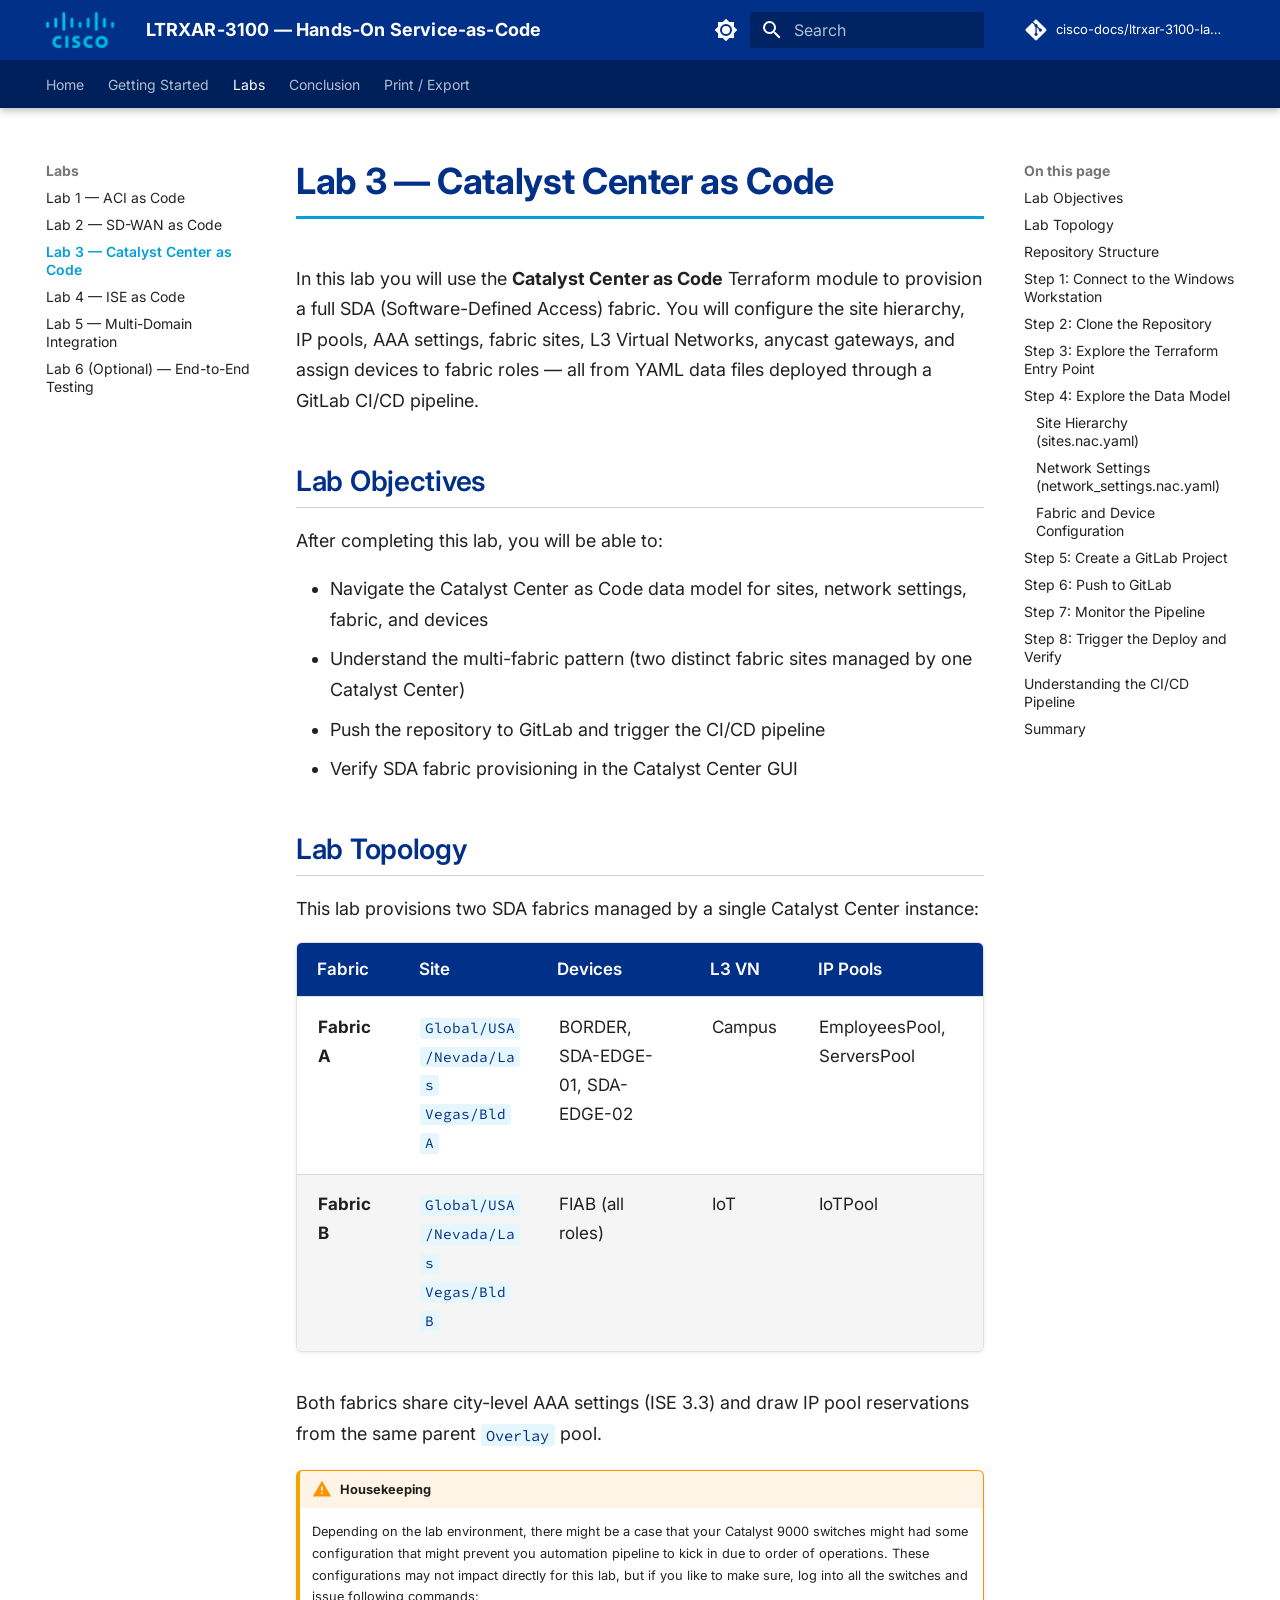
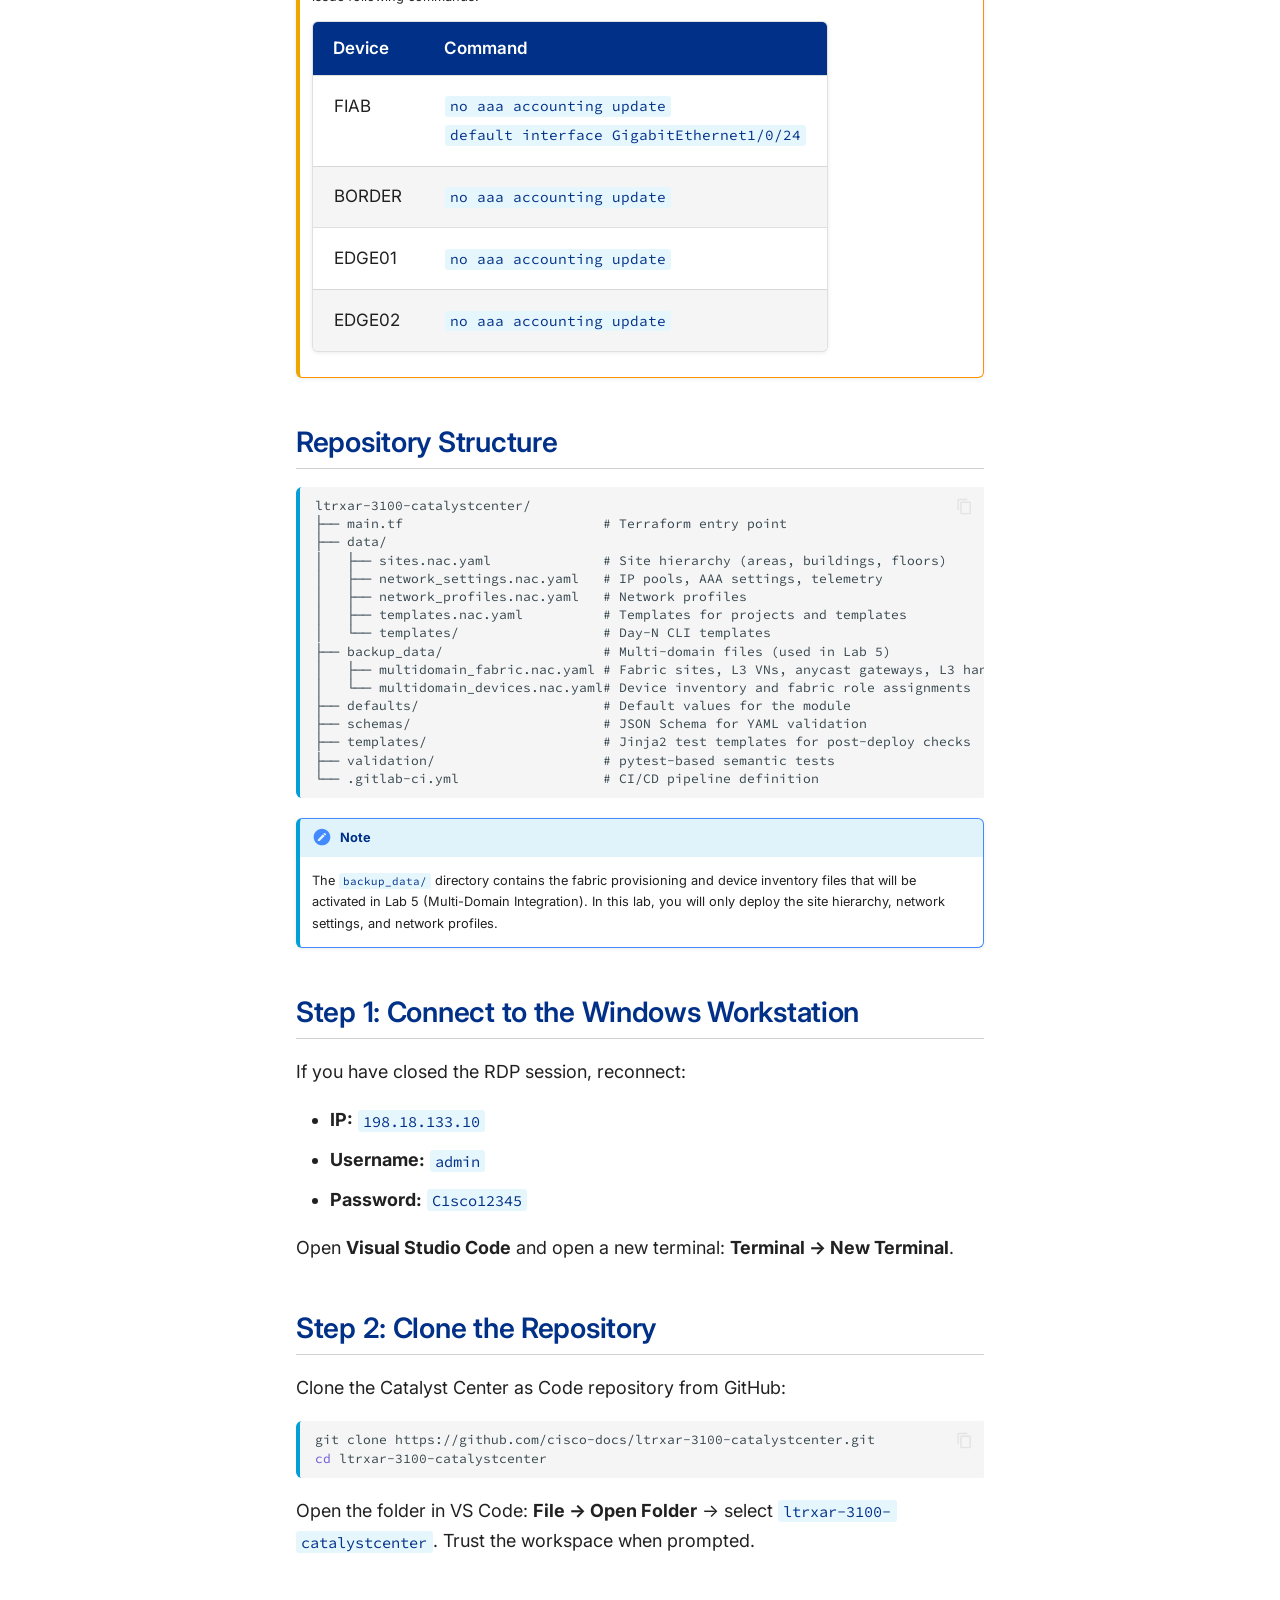
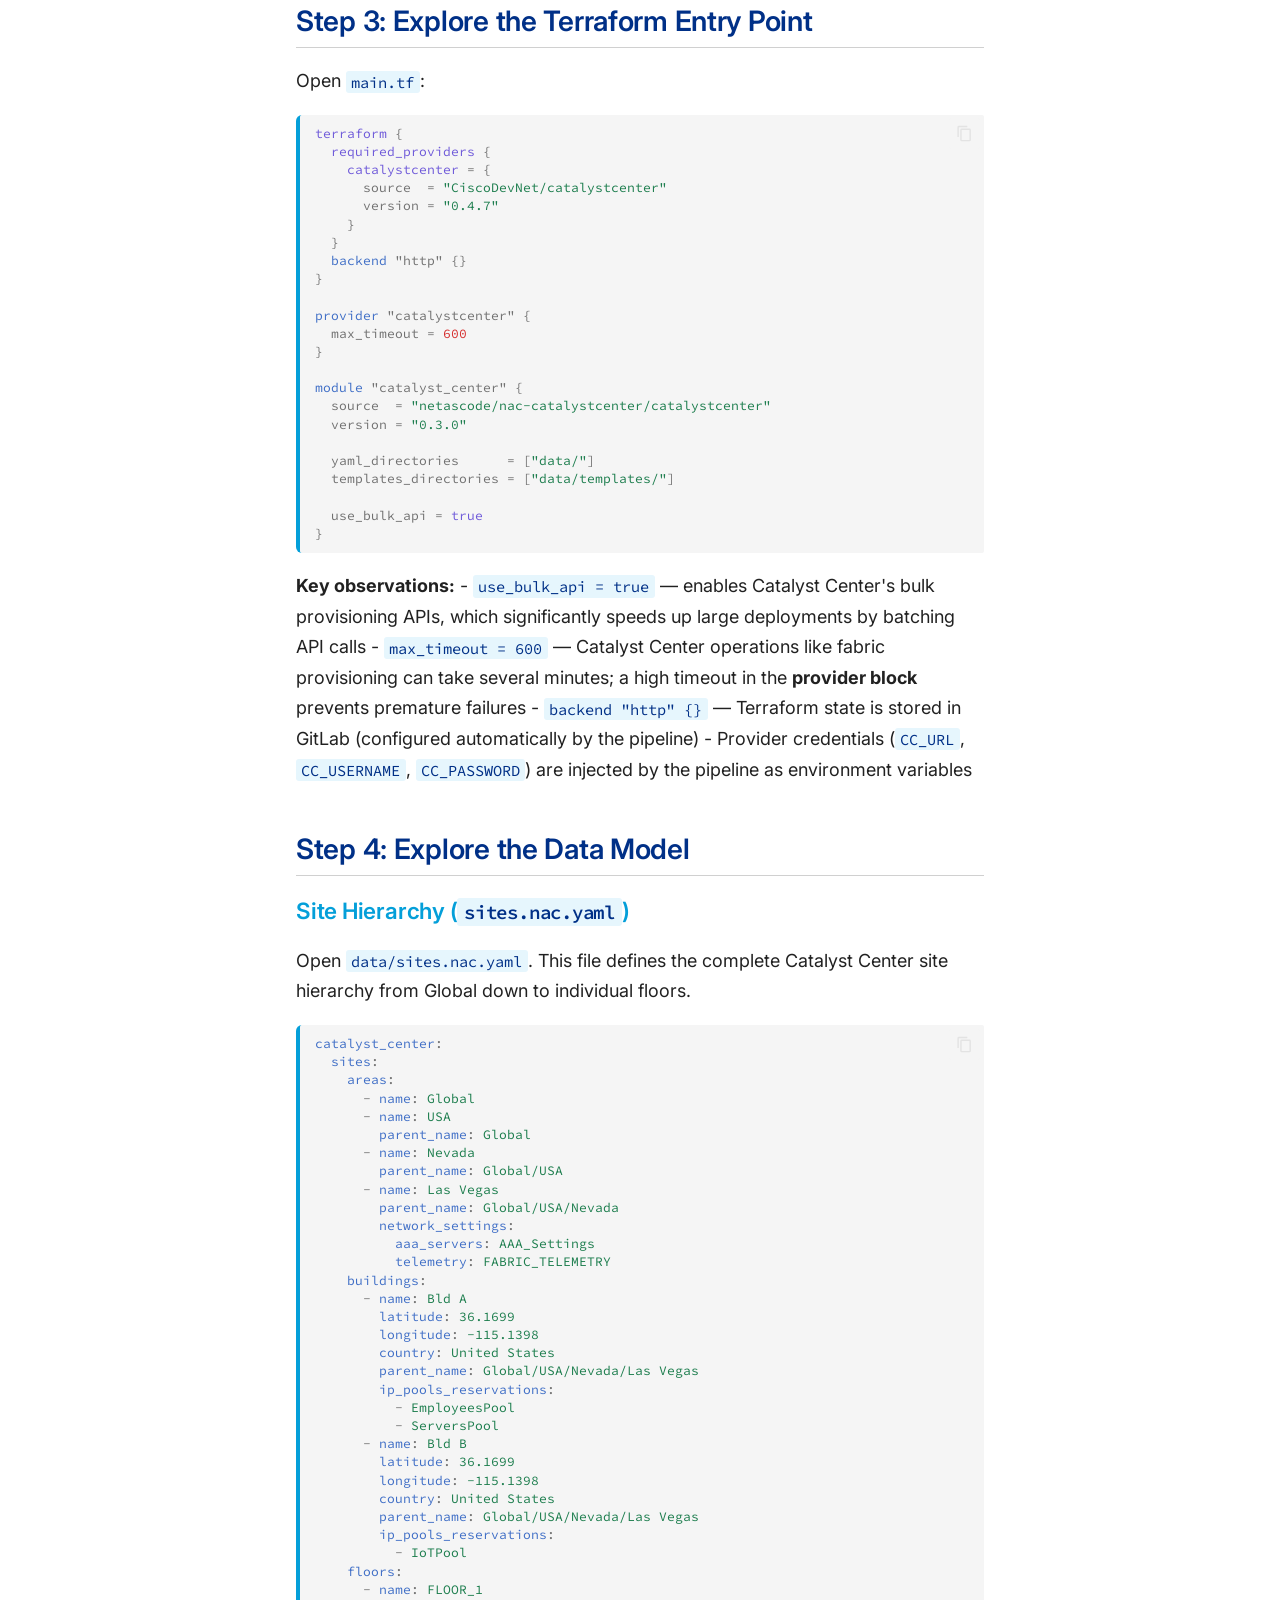
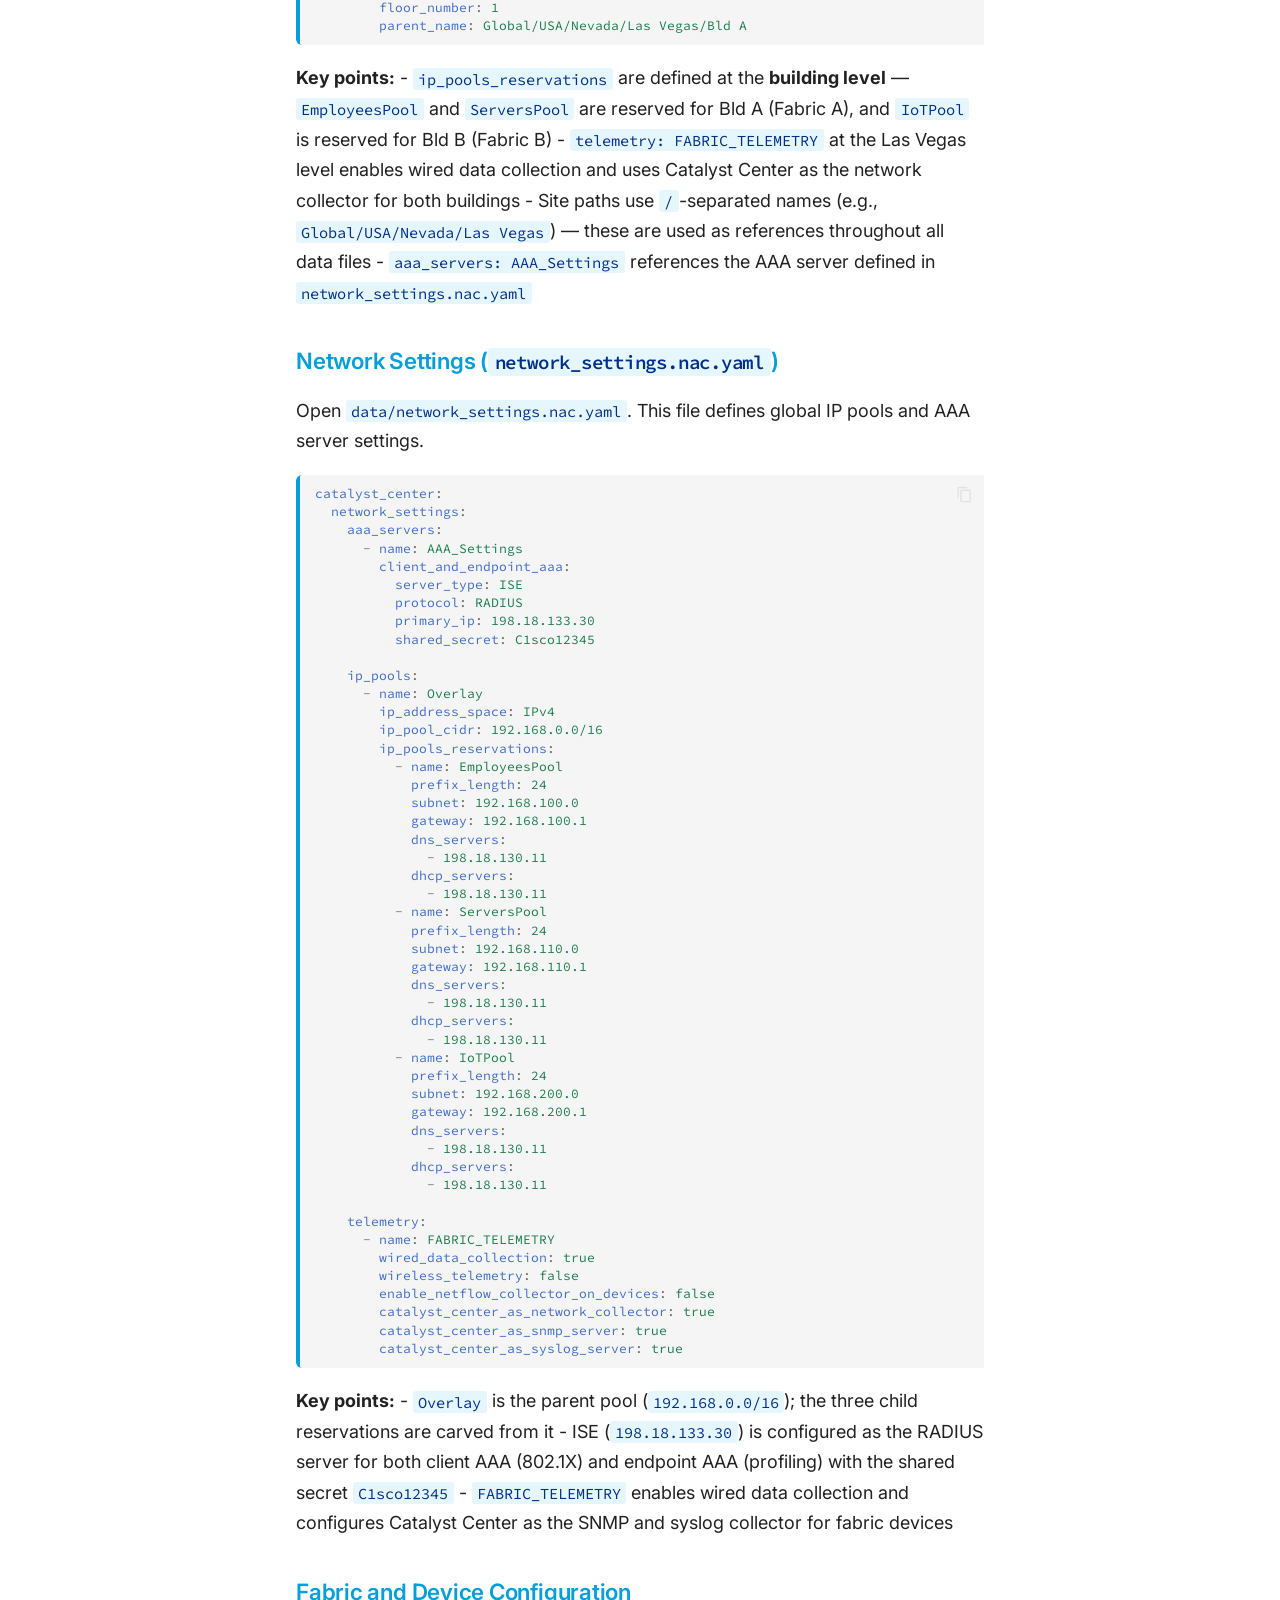
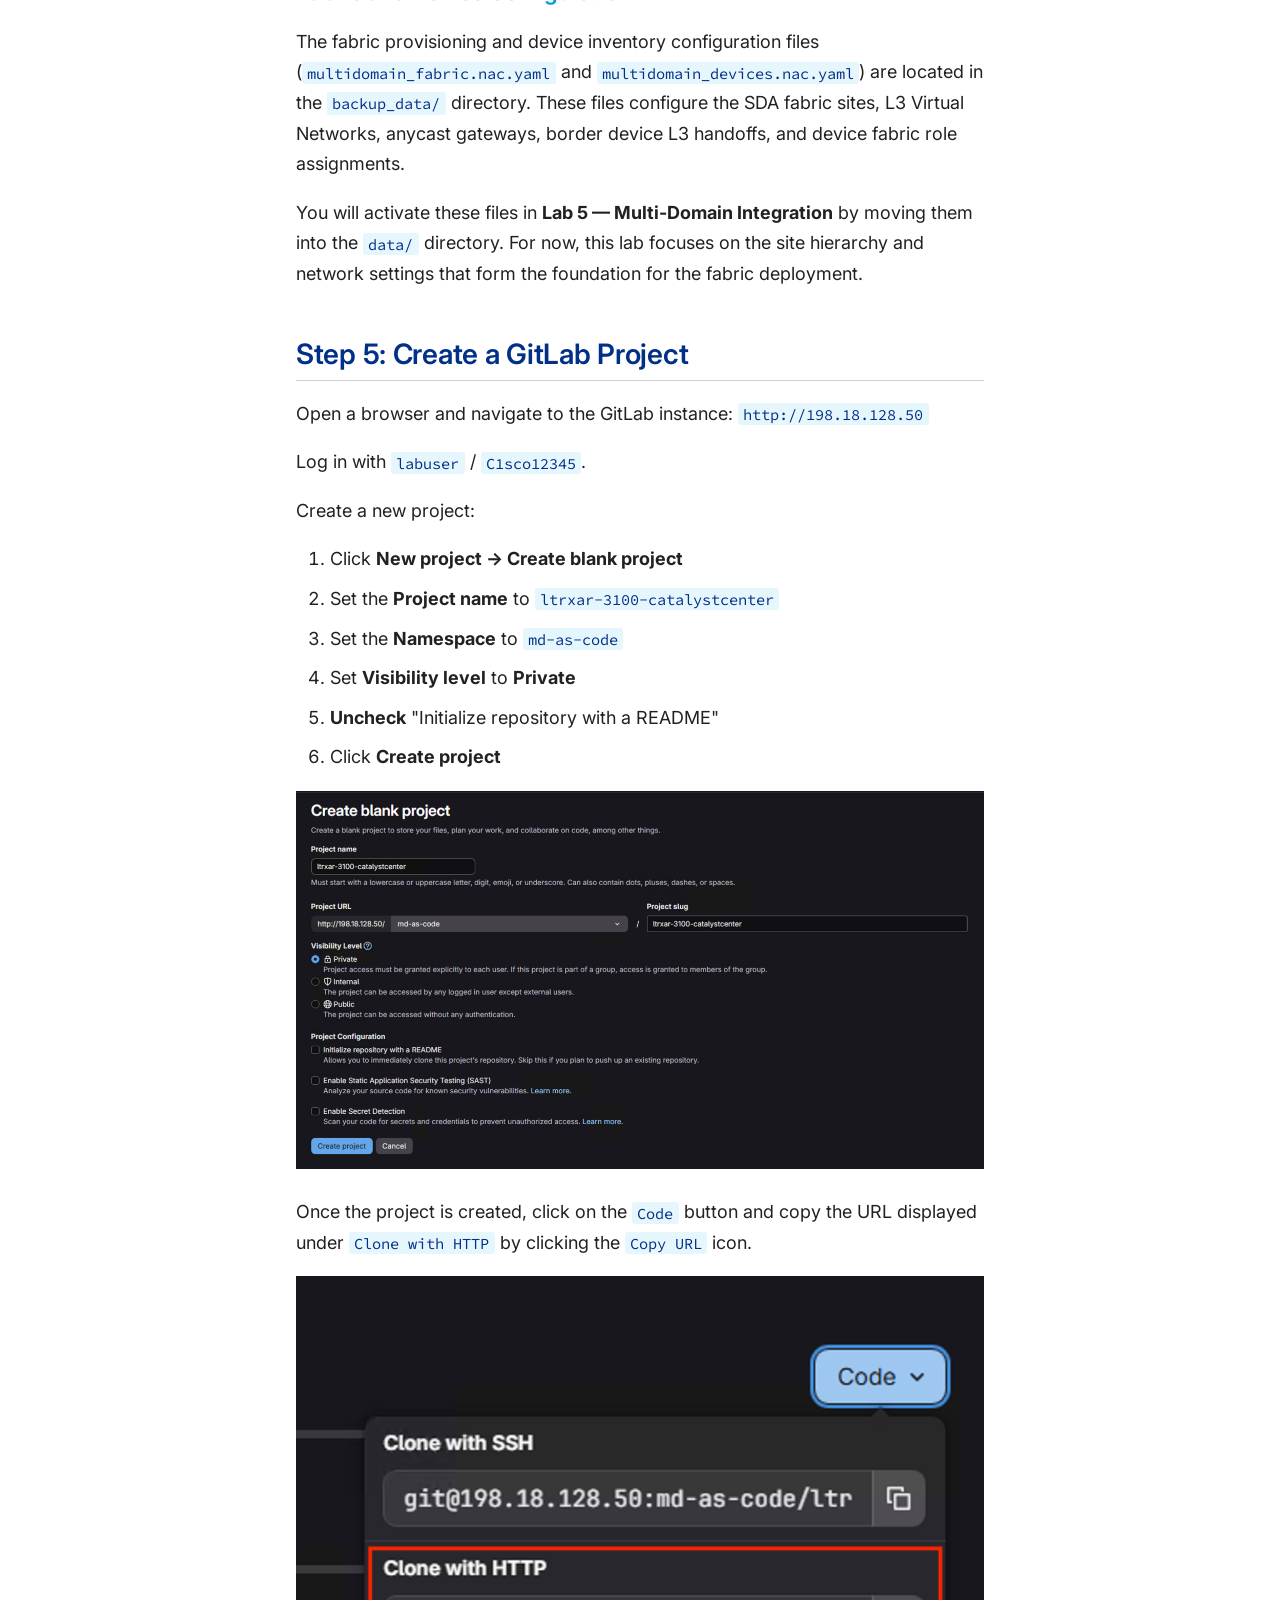
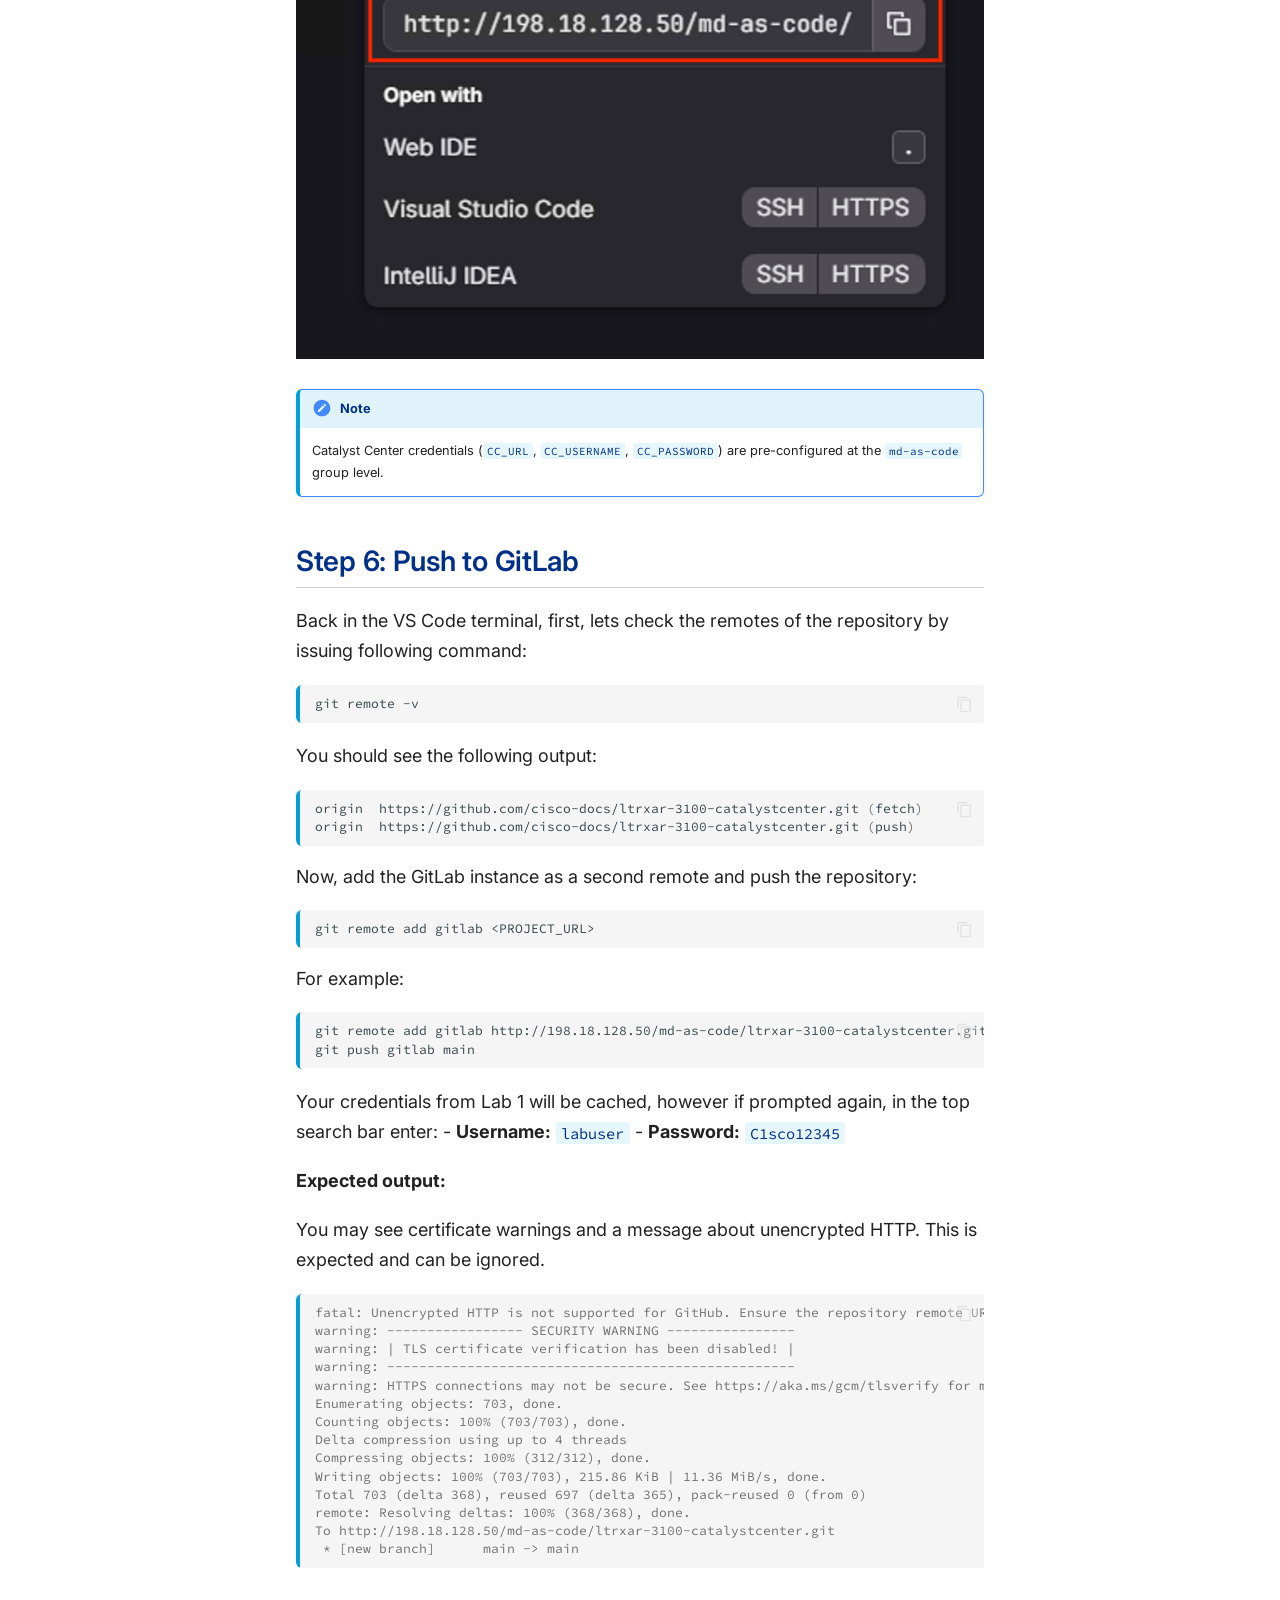
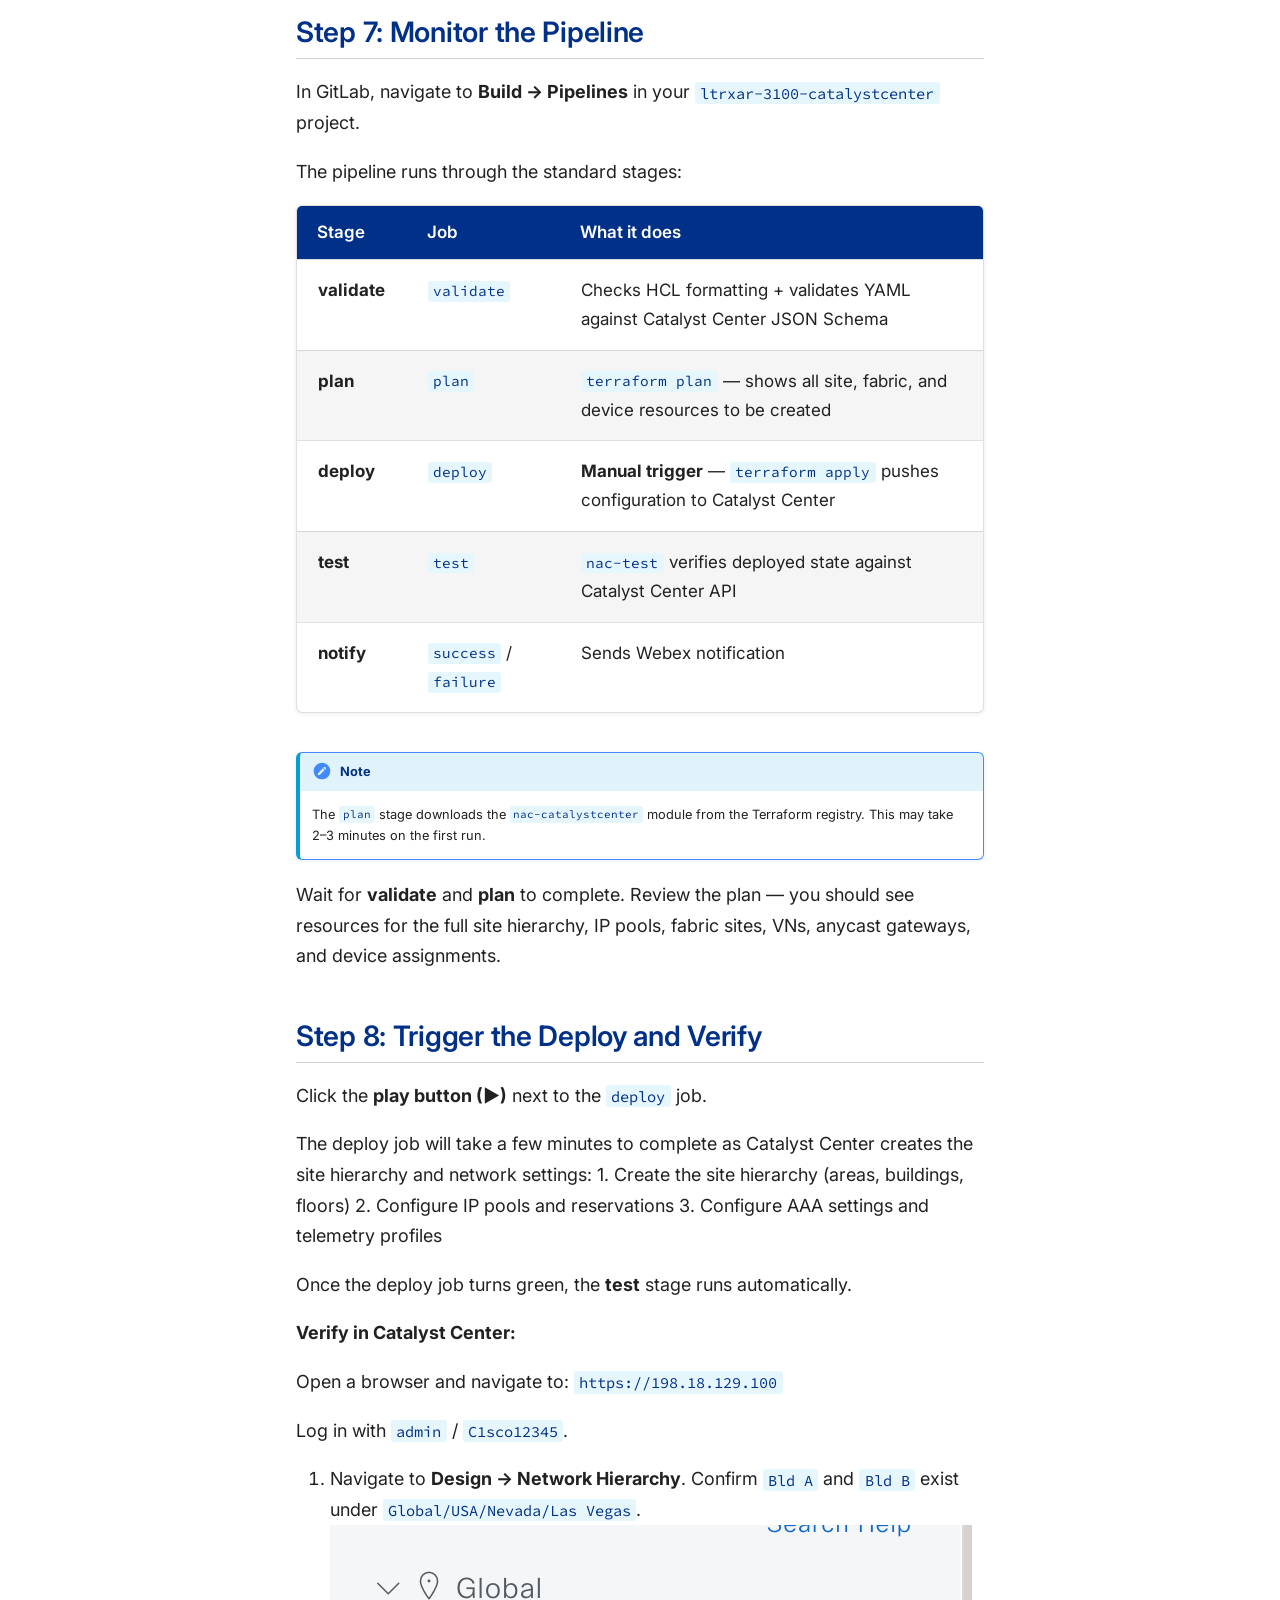
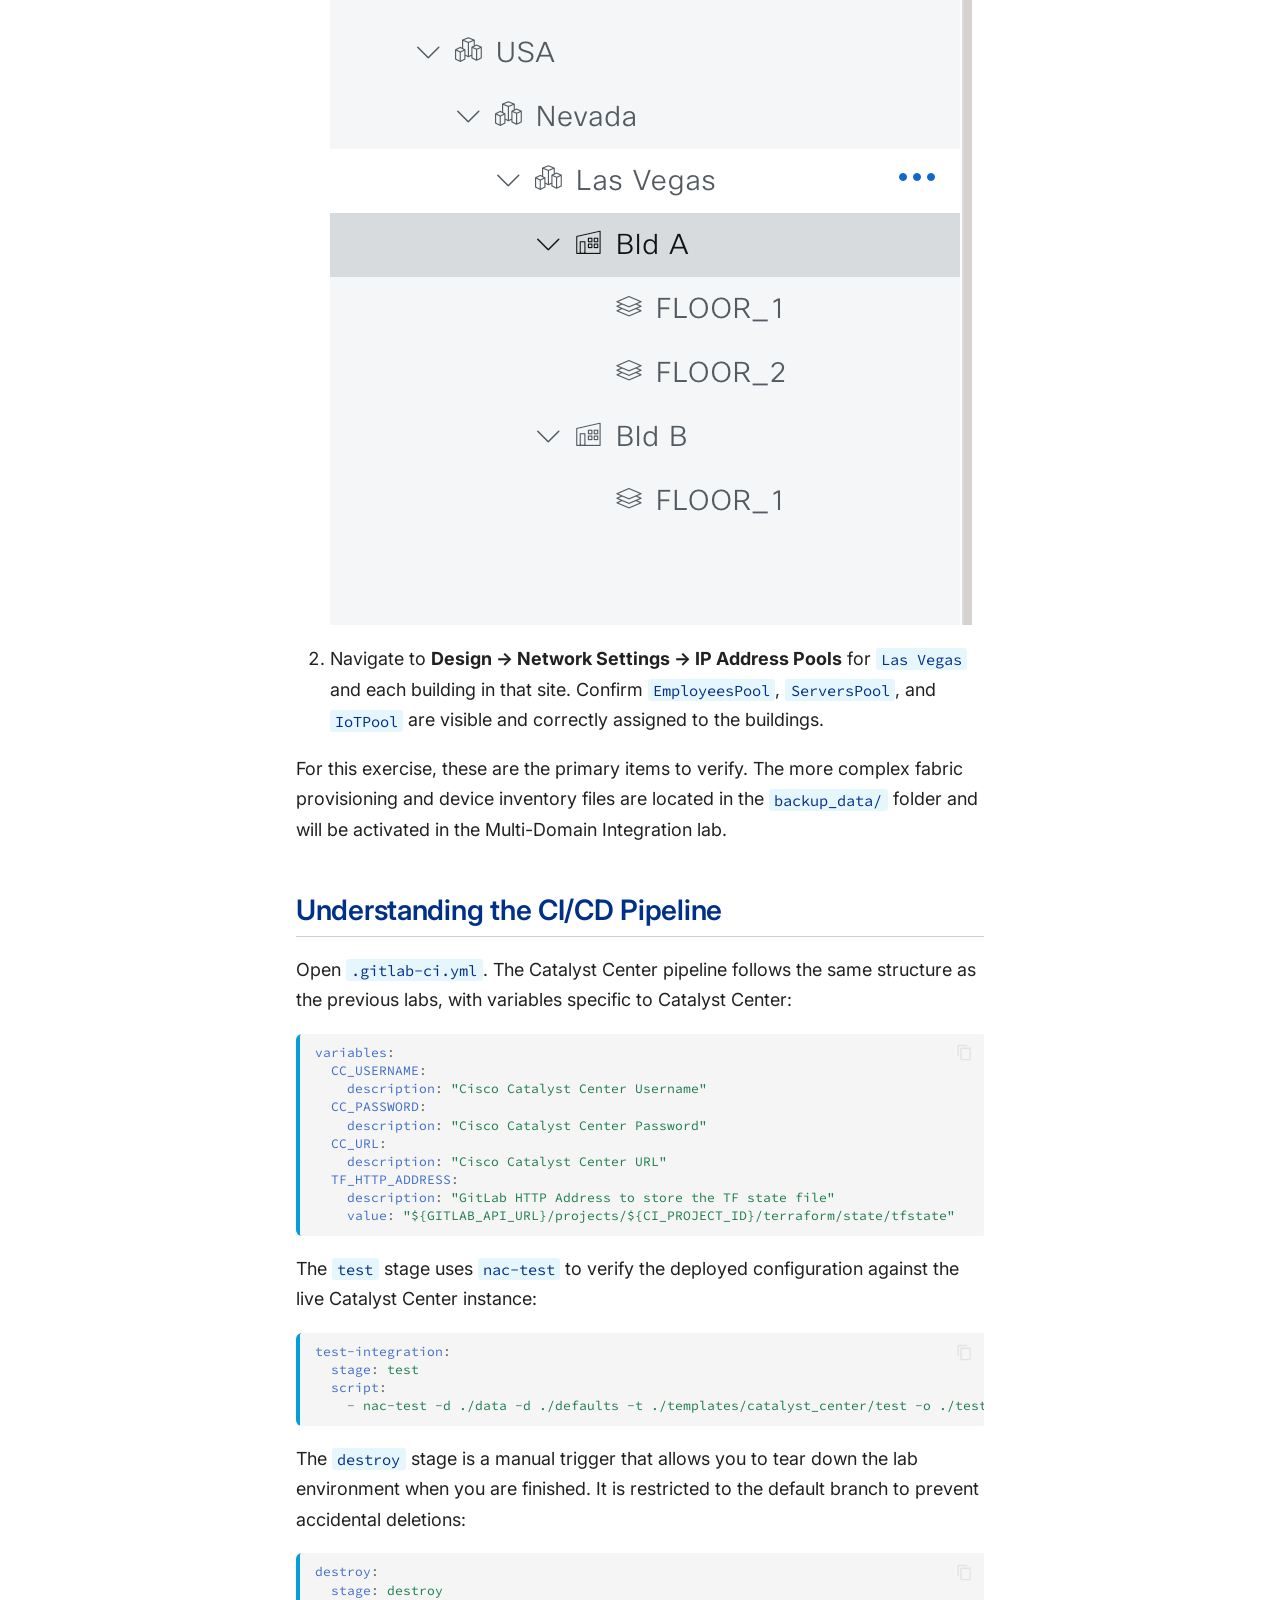
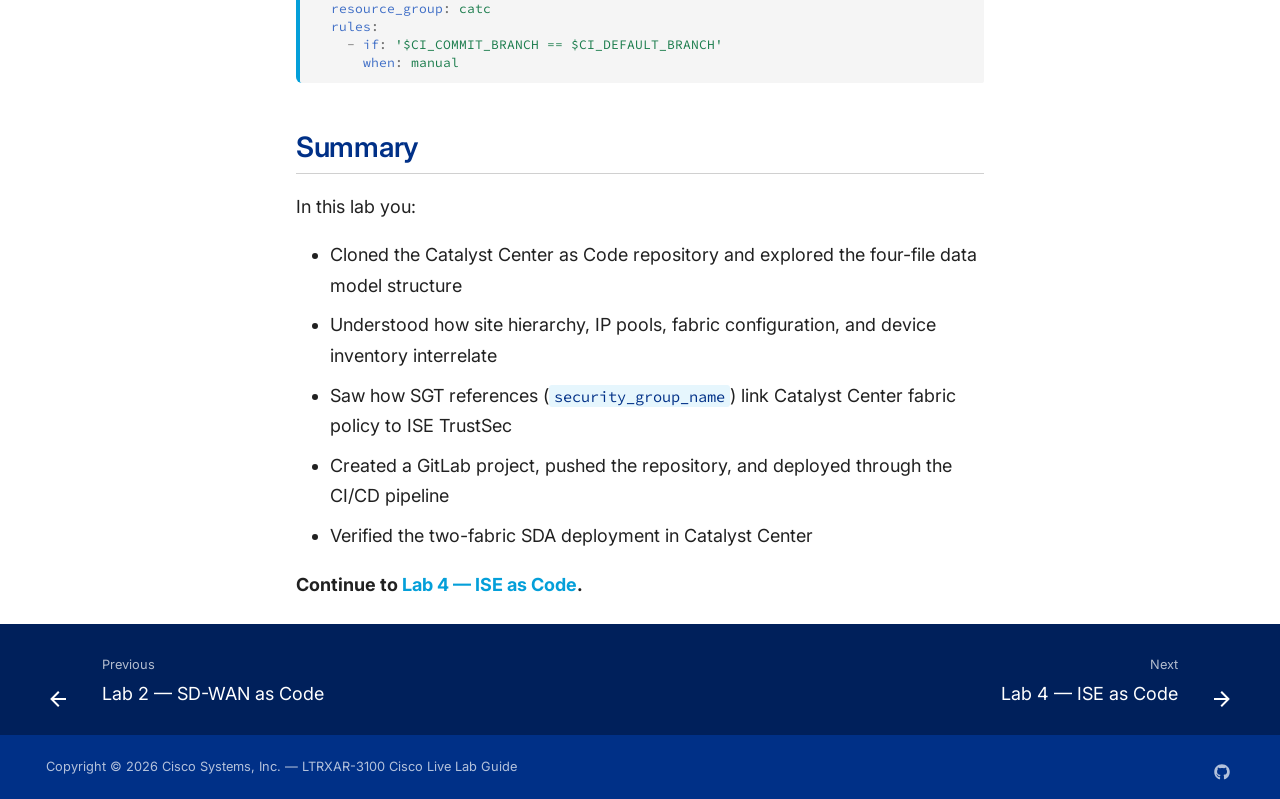
<file: lab3_catc/index.html>
<!DOCTYPE html><html lang="en" class="no-js"><head>
    
      <meta charset="utf-8">
      <meta name="viewport" content="width=device-width,initial-scale=1">
      
        <meta name="description" content="Implementing Automation Across Domains: ACI, SD-WAN, and Campus SDA/IOS-XE">
      
      
        <meta name="author" content="Cisco Live">
      
      
        <link rel="canonical" href="https://cisco-docs.github.io/ltrxar-3100-lab-guide/lab3_catc/">
      
      
        <link rel="prev" href="../lab2_sdwan/">
      
      
        <link rel="next" href="../lab4_ise/">
      
      
        
      
      
      <link rel="icon" href="../assets/cisco_logo.png">
      <meta name="generator" content="mkdocs-1.6.1, mkdocs-material-9.7.6">
    
    
      
        <title>Lab 3 — Catalyst Center as Code - LTRXAR-3100 — Hands-On Service-as-Code</title>
      
    
    
      <link rel="stylesheet" href="../assets/stylesheets/main.484c7ddc.min.css">
      
        
        <link rel="stylesheet" href="../assets/stylesheets/palette.ab4e12ef.min.css">
      
      


    
    
      
    
    
      
        
        
        <link rel="preconnect" href="https://fonts.gstatic.com" crossorigin="">
        <link rel="stylesheet" href="https://fonts.googleapis.com/css?family=Inter:300,300i,400,400i,700,700i%7CSource+Code+Pro:400,400i,700,700i&amp;display=fallback">
        <style>:root{--md-text-font:"Inter";--md-code-font:"Source Code Pro"}</style>
      
    
    
      <link rel="stylesheet" href="../css/print-site.css">
    
      <link rel="stylesheet" href="../css/print-site-material.css">
    
      <link rel="stylesheet" href="../stylesheets/cisco.css">
    
    <script>__md_scope=new URL("..",location),__md_hash=e=>[...e].reduce(((e,_)=>(e<<5)-e+_.charCodeAt(0)),0),__md_get=(e,_=localStorage,t=__md_scope)=>JSON.parse(_.getItem(t.pathname+"."+e)),__md_set=(e,_,t=localStorage,a=__md_scope)=>{try{t.setItem(a.pathname+"."+e,JSON.stringify(_))}catch(e){}}</script>
    
      

    
    
  <link href="../assets/stylesheets/glightbox.min.css" rel="stylesheet"><script src="../assets/javascripts/glightbox.min.js"></script><style id="glightbox-style">
            html.glightbox-open { overflow: initial; height: 100%; }
            .gslide-title { margin-top: 0px; user-select: text; }
            .gslide-desc { color: #666; user-select: text; }
            .gslide-image img { background: white; }
            .gscrollbar-fixer { padding-right: 15px; }
            .gdesc-inner { font-size: 0.75rem; }
            body[data-md-color-scheme="slate"] .gdesc-inner { background: var(--md-default-bg-color); }
            body[data-md-color-scheme="slate"] .gslide-title { color: var(--md-default-fg-color); }
            body[data-md-color-scheme="slate"] .gslide-desc { color: var(--md-default-fg-color); }
        </style></head>
  
  
    
    
      
    
    
    
    
    <body dir="ltr" data-md-color-scheme="default" data-md-color-primary="custom" data-md-color-accent="custom">
  
    
    <input class="md-toggle" data-md-toggle="drawer" type="checkbox" id="__drawer" autocomplete="off">
    <input class="md-toggle" data-md-toggle="search" type="checkbox" id="__search" autocomplete="off">
    <label class="md-overlay" for="__drawer"></label>
    <div data-md-component="skip">
      
        
        <a href="#lab-3-catalyst-center-as-code" class="md-skip">
          Skip to content
        </a>
      
    </div>
    <div data-md-component="announce">
      
    </div>
    
    
      

  

<header class="md-header md-header--shadow md-header--lifted" data-md-component="header">
  <nav class="md-header__inner md-grid" aria-label="Header">
    <a href=".." title="LTRXAR-3100 — Hands-On Service-as-Code" class="md-header__button md-logo" aria-label="LTRXAR-3100 — Hands-On Service-as-Code" data-md-component="logo">
      
  <img src="../assets/cisco_logo.png" alt="logo">

    </a>
    <label class="md-header__button md-icon" for="__drawer">
      
      <svg xmlns="http://www.w3.org/2000/svg" viewBox="0 0 24 24"><path d="M3 6h18v2H3zm0 5h18v2H3zm0 5h18v2H3z"></path></svg>
    </label>
    <div class="md-header__title" data-md-component="header-title">
      <div class="md-header__ellipsis">
        <div class="md-header__topic">
          <span class="md-ellipsis">
            LTRXAR-3100 — Hands-On Service-as-Code
          </span>
        </div>
        <div class="md-header__topic" data-md-component="header-topic">
          <span class="md-ellipsis">
            
              Lab 3 — Catalyst Center as Code
            
          </span>
        </div>
      </div>
    </div>
    
      
        <form class="md-header__option" data-md-component="palette">
  
    
    
    
    <input class="md-option" data-md-color-media="" data-md-color-scheme="default" data-md-color-primary="custom" data-md-color-accent="custom" aria-label="Switch to dark mode" type="radio" name="__palette" id="__palette_0">
    
      <label class="md-header__button md-icon" title="Switch to dark mode" for="__palette_1" hidden="">
        <svg xmlns="http://www.w3.org/2000/svg" viewBox="0 0 24 24"><path d="M12 8a4 4 0 0 0-4 4 4 4 0 0 0 4 4 4 4 0 0 0 4-4 4 4 0 0 0-4-4m0 10a6 6 0 0 1-6-6 6 6 0 0 1 6-6 6 6 0 0 1 6 6 6 6 0 0 1-6 6m8-9.31V4h-4.69L12 .69 8.69 4H4v4.69L.69 12 4 15.31V20h4.69L12 23.31 15.31 20H20v-4.69L23.31 12z"></path></svg>
      </label>
    
  
    
    
    
    <input class="md-option" data-md-color-media="" data-md-color-scheme="slate" data-md-color-primary="custom" data-md-color-accent="custom" aria-label="Switch to light mode" type="radio" name="__palette" id="__palette_1">
    
      <label class="md-header__button md-icon" title="Switch to light mode" for="__palette_0" hidden="">
        <svg xmlns="http://www.w3.org/2000/svg" viewBox="0 0 24 24"><path d="M12 18c-.89 0-1.74-.2-2.5-.55C11.56 16.5 13 14.42 13 12s-1.44-4.5-3.5-5.45C10.26 6.2 11.11 6 12 6a6 6 0 0 1 6 6 6 6 0 0 1-6 6m8-9.31V4h-4.69L12 .69 8.69 4H4v4.69L.69 12 4 15.31V20h4.69L12 23.31 15.31 20H20v-4.69L23.31 12z"></path></svg>
      </label>
    
  
</form>
      
    
    
      <script>var palette=__md_get("__palette");if(palette&&palette.color){if("(prefers-color-scheme)"===palette.color.media){var media=matchMedia("(prefers-color-scheme: light)"),input=document.querySelector(media.matches?"[data-md-color-media='(prefers-color-scheme: light)']":"[data-md-color-media='(prefers-color-scheme: dark)']");palette.color.media=input.getAttribute("data-md-color-media"),palette.color.scheme=input.getAttribute("data-md-color-scheme"),palette.color.primary=input.getAttribute("data-md-color-primary"),palette.color.accent=input.getAttribute("data-md-color-accent")}for(var[key,value]of Object.entries(palette.color))document.body.setAttribute("data-md-color-"+key,value)}</script>
    
    
    
      
      
        <label class="md-header__button md-icon" for="__search">
          
          <svg xmlns="http://www.w3.org/2000/svg" viewBox="0 0 24 24"><path d="M9.5 3A6.5 6.5 0 0 1 16 9.5c0 1.61-.59 3.09-1.56 4.23l.27.27h.79l5 5-1.5 1.5-5-5v-.79l-.27-.27A6.52 6.52 0 0 1 9.5 16 6.5 6.5 0 0 1 3 9.5 6.5 6.5 0 0 1 9.5 3m0 2C7 5 5 7 5 9.5S7 14 9.5 14 14 12 14 9.5 12 5 9.5 5"></path></svg>
        </label>
        <div class="md-search" data-md-component="search" role="dialog">
  <label class="md-search__overlay" for="__search"></label>
  <div class="md-search__inner" role="search">
    <form class="md-search__form" name="search">
      <input type="text" class="md-search__input" name="query" aria-label="Search" placeholder="Search" autocapitalize="off" autocorrect="off" autocomplete="off" spellcheck="false" data-md-component="search-query" required="">
      <label class="md-search__icon md-icon" for="__search">
        
        <svg xmlns="http://www.w3.org/2000/svg" viewBox="0 0 24 24"><path d="M9.5 3A6.5 6.5 0 0 1 16 9.5c0 1.61-.59 3.09-1.56 4.23l.27.27h.79l5 5-1.5 1.5-5-5v-.79l-.27-.27A6.52 6.52 0 0 1 9.5 16 6.5 6.5 0 0 1 3 9.5 6.5 6.5 0 0 1 9.5 3m0 2C7 5 5 7 5 9.5S7 14 9.5 14 14 12 14 9.5 12 5 9.5 5"></path></svg>
        
        <svg xmlns="http://www.w3.org/2000/svg" viewBox="0 0 24 24"><path d="M20 11v2H8l5.5 5.5-1.42 1.42L4.16 12l7.92-7.92L13.5 5.5 8 11z"></path></svg>
      </label>
      <nav class="md-search__options" aria-label="Search">
        
          <a href="javascript:void(0)" class="md-search__icon md-icon" title="Share" aria-label="Share" data-clipboard="" data-clipboard-text="" data-md-component="search-share" tabindex="-1">
            
            <svg xmlns="http://www.w3.org/2000/svg" viewBox="0 0 24 24"><path d="M18 16.08c-.76 0-1.44.3-1.96.77L8.91 12.7c.05-.23.09-.46.09-.7s-.04-.47-.09-.7l7.05-4.11c.54.5 1.25.81 2.04.81a3 3 0 0 0 3-3 3 3 0 0 0-3-3 3 3 0 0 0-3 3c0 .24.04.47.09.7L8.04 9.81C7.5 9.31 6.79 9 6 9a3 3 0 0 0-3 3 3 3 0 0 0 3 3c.79 0 1.5-.31 2.04-.81l7.12 4.15c-.05.21-.08.43-.08.66 0 1.61 1.31 2.91 2.92 2.91s2.92-1.3 2.92-2.91A2.92 2.92 0 0 0 18 16.08"></path></svg>
          </a>
        
        <button type="reset" class="md-search__icon md-icon" title="Clear" aria-label="Clear" tabindex="-1">
          
          <svg xmlns="http://www.w3.org/2000/svg" viewBox="0 0 24 24"><path d="M19 6.41 17.59 5 12 10.59 6.41 5 5 6.41 10.59 12 5 17.59 6.41 19 12 13.41 17.59 19 19 17.59 13.41 12z"></path></svg>
        </button>
      </nav>
      
        <div class="md-search__suggest" data-md-component="search-suggest"></div>
      
    </form>
    <div class="md-search__output">
      <div class="md-search__scrollwrap" tabindex="0" data-md-scrollfix="">
        <div class="md-search-result" data-md-component="search-result">
          <div class="md-search-result__meta">
            Initializing search
          </div>
          <ol class="md-search-result__list" role="presentation"></ol>
        </div>
      </div>
    </div>
  </div>
</div>
      
    
    
      <div class="md-header__source">
        <a href="https://github.com/cisco-docs/ltrxar-3100-lab-guide" title="Go to repository" class="md-source" data-md-component="source">
  <div class="md-source__icon md-icon">
    
    <svg xmlns="http://www.w3.org/2000/svg" viewBox="0 0 448 512"><!--! Font Awesome Free 7.1.0 by @fontawesome - https://fontawesome.com License - https://fontawesome.com/license/free (Icons: CC BY 4.0, Fonts: SIL OFL 1.1, Code: MIT License) Copyright 2025 Fonticons, Inc.--><path d="M439.6 236.1 244 40.5c-5.4-5.5-12.8-8.5-20.4-8.5s-15 3-20.4 8.4L162.5 81l51.5 51.5c27.1-9.1 52.7 16.8 43.4 43.7l49.7 49.7c34.2-11.8 61.2 31 35.5 56.7-26.5 26.5-70.2-2.9-56-37.3L240.3 199v121.9c25.3 12.5 22.3 41.8 9.1 55-6.4 6.4-15.2 10.1-24.3 10.1s-17.8-3.6-24.3-10.1c-17.6-17.6-11.1-46.9 11.2-56v-123c-20.8-8.5-24.6-30.7-18.6-45L142.6 101 8.5 235.1C3 240.6 0 247.9 0 255.5s3 15 8.5 20.4l195.6 195.7c5.4 5.4 12.7 8.4 20.4 8.4s15-3 20.4-8.4l194.7-194.7c5.4-5.4 8.4-12.8 8.4-20.4s-3-15-8.4-20.4"></path></svg>
  </div>
  <div class="md-source__repository">
    cisco-docs/ltrxar-3100-lab-guide
  </div>
</a>
      </div>
    
  </nav>
  
    
      
<nav class="md-tabs" aria-label="Tabs" data-md-component="tabs">
  <div class="md-grid">
    <ul class="md-tabs__list">
      
        
  
  
  
  
    <li class="md-tabs__item">
      <a href=".." class="md-tabs__link">
        
  
  
    
  
  Home

      </a>
    </li>
  

      
        
  
  
  
  
    
    
      <li class="md-tabs__item">
        <a href="../overview/" class="md-tabs__link">
          
  
  
    
  
  Getting Started

        </a>
      </li>
    
  

      
        
  
  
  
    
  
  
    
    
      <li class="md-tabs__item md-tabs__item--active">
        <a href="../lab1_aci/" class="md-tabs__link">
          
  
  
    
  
  Labs

        </a>
      </li>
    
  

      
        
  
  
  
  
    <li class="md-tabs__item">
      <a href="../conclusion/" class="md-tabs__link">
        
  
  
    
  
  Conclusion

      </a>
    </li>
  

      
        
  
  
  
  
    <li class="md-tabs__item">
      <a href="../print_page/" class="md-tabs__link">
        
  
  
    
  
  Print / Export

      </a>
    </li>
  

      
    </ul>
  </div>
</nav>
    
  
</header>
    
    <div class="md-container" data-md-component="container">
      
      
        
      
      <main class="md-main" data-md-component="main">
        <div class="md-main__inner md-grid">
          
            
              
              <div class="md-sidebar md-sidebar--primary" data-md-component="sidebar" data-md-type="navigation">
                <div class="md-sidebar__scrollwrap">
                  <div class="md-sidebar__inner">
                    


  


<nav class="md-nav md-nav--primary md-nav--lifted" aria-label="Navigation" data-md-level="0">
  <label class="md-nav__title" for="__drawer">
    <a href=".." title="LTRXAR-3100 — Hands-On Service-as-Code" class="md-nav__button md-logo" aria-label="LTRXAR-3100 — Hands-On Service-as-Code" data-md-component="logo">
      
  <img src="../assets/cisco_logo.png" alt="logo">

    </a>
    LTRXAR-3100 — Hands-On Service-as-Code
  </label>
  
    <div class="md-nav__source">
      <a href="https://github.com/cisco-docs/ltrxar-3100-lab-guide" title="Go to repository" class="md-source" data-md-component="source">
  <div class="md-source__icon md-icon">
    
    <svg xmlns="http://www.w3.org/2000/svg" viewBox="0 0 448 512"><!--! Font Awesome Free 7.1.0 by @fontawesome - https://fontawesome.com License - https://fontawesome.com/license/free (Icons: CC BY 4.0, Fonts: SIL OFL 1.1, Code: MIT License) Copyright 2025 Fonticons, Inc.--><path d="M439.6 236.1 244 40.5c-5.4-5.5-12.8-8.5-20.4-8.5s-15 3-20.4 8.4L162.5 81l51.5 51.5c27.1-9.1 52.7 16.8 43.4 43.7l49.7 49.7c34.2-11.8 61.2 31 35.5 56.7-26.5 26.5-70.2-2.9-56-37.3L240.3 199v121.9c25.3 12.5 22.3 41.8 9.1 55-6.4 6.4-15.2 10.1-24.3 10.1s-17.8-3.6-24.3-10.1c-17.6-17.6-11.1-46.9 11.2-56v-123c-20.8-8.5-24.6-30.7-18.6-45L142.6 101 8.5 235.1C3 240.6 0 247.9 0 255.5s3 15 8.5 20.4l195.6 195.7c5.4 5.4 12.7 8.4 20.4 8.4s15-3 20.4-8.4l194.7-194.7c5.4-5.4 8.4-12.8 8.4-20.4s-3-15-8.4-20.4"></path></svg>
  </div>
  <div class="md-source__repository">
    cisco-docs/ltrxar-3100-lab-guide
  </div>
</a>
    </div>
  
  <ul class="md-nav__list" data-md-scrollfix="">
    
      
      
  
  
  
  
    <li class="md-nav__item">
      <a href=".." class="md-nav__link">
        
  
  
  <span class="md-ellipsis">
    
  
    Home
  

    
  </span>
  
  

      </a>
    </li>
  

    
      
      
  
  
  
  
    
    
      
        
      
        
      
    
    
    
      
      
        
      
    
    
    <li class="md-nav__item md-nav__item--nested">
      
        
        
          
        
        <input class="md-nav__toggle md-toggle md-toggle--indeterminate" type="checkbox" id="__nav_2">
        
          
          <label class="md-nav__link" for="__nav_2" id="__nav_2_label" tabindex="0">
            
  
  
  <span class="md-ellipsis">
    
  
    Getting Started
  

    
  </span>
  
  

            <span class="md-nav__icon md-icon"></span>
          </label>
        
        <nav class="md-nav" data-md-level="1" aria-labelledby="__nav_2_label" aria-expanded="false">
          <label class="md-nav__title" for="__nav_2">
            <span class="md-nav__icon md-icon"></span>
            
  
    Getting Started
  

          </label>
          <ul class="md-nav__list" data-md-scrollfix="">
            
              
                
  
  
  
  
    <li class="md-nav__item">
      <a href="../overview/" class="md-nav__link">
        
  
  
  <span class="md-ellipsis">
    
  
    Overview
  

    
  </span>
  
  

      </a>
    </li>
  

              
            
              
                
  
  
  
  
    <li class="md-nav__item">
      <a href="../introduction/" class="md-nav__link">
        
  
  
  <span class="md-ellipsis">
    
  
    Introduction
  

    
  </span>
  
  

      </a>
    </li>
  

              
            
          </ul>
        </nav>
      
    </li>
  

    
      
      
  
  
    
  
  
  
    
    
      
        
      
        
      
        
      
        
      
        
      
        
      
    
    
    
      
        
        
      
      
        
      
    
    
    <li class="md-nav__item md-nav__item--active md-nav__item--section md-nav__item--nested">
      
        
        
        <input class="md-nav__toggle md-toggle " type="checkbox" id="__nav_3" checked="">
        
          
          <label class="md-nav__link" for="__nav_3" id="__nav_3_label" tabindex="">
            
  
  
  <span class="md-ellipsis">
    
  
    Labs
  

    
  </span>
  
  

            <span class="md-nav__icon md-icon"></span>
          </label>
        
        <nav class="md-nav" data-md-level="1" aria-labelledby="__nav_3_label" aria-expanded="true">
          <label class="md-nav__title" for="__nav_3">
            <span class="md-nav__icon md-icon"></span>
            
  
    Labs
  

          </label>
          <ul class="md-nav__list" data-md-scrollfix="">
            
              
                
  
  
  
  
    <li class="md-nav__item">
      <a href="../lab1_aci/" class="md-nav__link">
        
  
  
  <span class="md-ellipsis">
    
  
    Lab 1 — ACI as Code
  

    
  </span>
  
  

      </a>
    </li>
  

              
            
              
                
  
  
  
  
    <li class="md-nav__item">
      <a href="../lab2_sdwan/" class="md-nav__link">
        
  
  
  <span class="md-ellipsis">
    
  
    Lab 2 — SD-WAN as Code
  

    
  </span>
  
  

      </a>
    </li>
  

              
            
              
                
  
  
    
  
  
  
    <li class="md-nav__item md-nav__item--active">
      
      <input class="md-nav__toggle md-toggle" type="checkbox" id="__toc">
      
      
        
      
      
        <label class="md-nav__link md-nav__link--active" for="__toc">
          
  
  
  <span class="md-ellipsis">
    
  
    Lab 3 — Catalyst Center as Code
  

    
  </span>
  
  

          <span class="md-nav__icon md-icon"></span>
        </label>
      
      <a href="./" class="md-nav__link md-nav__link--active">
        
  
  
  <span class="md-ellipsis">
    
  
    Lab 3 — Catalyst Center as Code
  

    
  </span>
  
  

      </a>
      
        

  

<nav class="md-nav md-nav--secondary" aria-label="On this page">
  
  
  
    
  
  
    <label class="md-nav__title" for="__toc">
      <span class="md-nav__icon md-icon"></span>
      On this page
    </label>
    <ul class="md-nav__list" data-md-component="toc" data-md-scrollfix="">
      
        <li class="md-nav__item">
  <a href="#lab-objectives" class="md-nav__link">
    <span class="md-ellipsis">
      
        Lab Objectives
      
    </span>
  </a>
  
</li>
      
        <li class="md-nav__item">
  <a href="#lab-topology" class="md-nav__link">
    <span class="md-ellipsis">
      
        Lab Topology
      
    </span>
  </a>
  
</li>
      
        <li class="md-nav__item">
  <a href="#repository-structure" class="md-nav__link">
    <span class="md-ellipsis">
      
        Repository Structure
      
    </span>
  </a>
  
</li>
      
        <li class="md-nav__item">
  <a href="#step-1-connect-to-the-windows-workstation" class="md-nav__link">
    <span class="md-ellipsis">
      
        Step 1: Connect to the Windows Workstation
      
    </span>
  </a>
  
</li>
      
        <li class="md-nav__item">
  <a href="#step-2-clone-the-repository" class="md-nav__link">
    <span class="md-ellipsis">
      
        Step 2: Clone the Repository
      
    </span>
  </a>
  
</li>
      
        <li class="md-nav__item">
  <a href="#step-3-explore-the-terraform-entry-point" class="md-nav__link">
    <span class="md-ellipsis">
      
        Step 3: Explore the Terraform Entry Point
      
    </span>
  </a>
  
</li>
      
        <li class="md-nav__item">
  <a href="#step-4-explore-the-data-model" class="md-nav__link">
    <span class="md-ellipsis">
      
        Step 4: Explore the Data Model
      
    </span>
  </a>
  
    <nav class="md-nav" aria-label="Step 4: Explore the Data Model">
      <ul class="md-nav__list">
        
          <li class="md-nav__item">
  <a href="#site-hierarchy-sitesnacyaml" class="md-nav__link">
    <span class="md-ellipsis">
      
        Site Hierarchy (sites.nac.yaml)
      
    </span>
  </a>
  
</li>
        
          <li class="md-nav__item">
  <a href="#network-settings-network_settingsnacyaml" class="md-nav__link">
    <span class="md-ellipsis">
      
        Network Settings (network_settings.nac.yaml)
      
    </span>
  </a>
  
</li>
        
          <li class="md-nav__item">
  <a href="#fabric-and-device-configuration" class="md-nav__link">
    <span class="md-ellipsis">
      
        Fabric and Device Configuration
      
    </span>
  </a>
  
</li>
        
      </ul>
    </nav>
  
</li>
      
        <li class="md-nav__item">
  <a href="#step-5-create-a-gitlab-project" class="md-nav__link">
    <span class="md-ellipsis">
      
        Step 5: Create a GitLab Project
      
    </span>
  </a>
  
</li>
      
        <li class="md-nav__item">
  <a href="#step-6-push-to-gitlab" class="md-nav__link">
    <span class="md-ellipsis">
      
        Step 6: Push to GitLab
      
    </span>
  </a>
  
</li>
      
        <li class="md-nav__item">
  <a href="#step-7-monitor-the-pipeline" class="md-nav__link">
    <span class="md-ellipsis">
      
        Step 7: Monitor the Pipeline
      
    </span>
  </a>
  
</li>
      
        <li class="md-nav__item">
  <a href="#step-8-trigger-the-deploy-and-verify" class="md-nav__link">
    <span class="md-ellipsis">
      
        Step 8: Trigger the Deploy and Verify
      
    </span>
  </a>
  
</li>
      
        <li class="md-nav__item">
  <a href="#understanding-the-cicd-pipeline" class="md-nav__link">
    <span class="md-ellipsis">
      
        Understanding the CI/CD Pipeline
      
    </span>
  </a>
  
</li>
      
        <li class="md-nav__item">
  <a href="#summary" class="md-nav__link">
    <span class="md-ellipsis">
      
        Summary
      
    </span>
  </a>
  
</li>
      
    </ul>
  
</nav>
      
    </li>
  

              
            
              
                
  
  
  
  
    <li class="md-nav__item">
      <a href="../lab4_ise/" class="md-nav__link">
        
  
  
  <span class="md-ellipsis">
    
  
    Lab 4 — ISE as Code
  

    
  </span>
  
  

      </a>
    </li>
  

              
            
              
                
  
  
  
  
    <li class="md-nav__item">
      <a href="../lab5_multidomain/" class="md-nav__link">
        
  
  
  <span class="md-ellipsis">
    
  
    Lab 5 — Multi-Domain Integration
  

    
  </span>
  
  

      </a>
    </li>
  

              
            
              
                
  
  
  
  
    <li class="md-nav__item">
      <a href="../lab6_optional_end_to_end_testing/" class="md-nav__link">
        
  
  
  <span class="md-ellipsis">
    
  
    Lab 6 (Optional) — End-to-End Testing
  

    
  </span>
  
  

      </a>
    </li>
  

              
            
          </ul>
        </nav>
      
    </li>
  

    
      
      
  
  
  
  
    <li class="md-nav__item">
      <a href="../conclusion/" class="md-nav__link">
        
  
  
  <span class="md-ellipsis">
    
  
    Conclusion
  

    
  </span>
  
  

      </a>
    </li>
  

    
      
      
  
  
  
  
    <li class="md-nav__item">
      <a href="../print_page/" class="md-nav__link">
        
  
  
  <span class="md-ellipsis">
    
  
    Print / Export
  

    
  </span>
  
  

      </a>
    </li>
  

    
  </ul>
</nav>
                  </div>
                </div>
              </div>
            
            
              
              <div class="md-sidebar md-sidebar--secondary" data-md-component="sidebar" data-md-type="toc">
                <div class="md-sidebar__scrollwrap">
                  <div class="md-sidebar__inner">
                    

  

<nav class="md-nav md-nav--secondary" aria-label="On this page">
  
  
  
    
  
  
    <label class="md-nav__title" for="__toc">
      <span class="md-nav__icon md-icon"></span>
      On this page
    </label>
    <ul class="md-nav__list" data-md-component="toc" data-md-scrollfix="">
      
        <li class="md-nav__item">
  <a href="#lab-objectives" class="md-nav__link">
    <span class="md-ellipsis">
      
        Lab Objectives
      
    </span>
  </a>
  
</li>
      
        <li class="md-nav__item">
  <a href="#lab-topology" class="md-nav__link">
    <span class="md-ellipsis">
      
        Lab Topology
      
    </span>
  </a>
  
</li>
      
        <li class="md-nav__item">
  <a href="#repository-structure" class="md-nav__link">
    <span class="md-ellipsis">
      
        Repository Structure
      
    </span>
  </a>
  
</li>
      
        <li class="md-nav__item">
  <a href="#step-1-connect-to-the-windows-workstation" class="md-nav__link">
    <span class="md-ellipsis">
      
        Step 1: Connect to the Windows Workstation
      
    </span>
  </a>
  
</li>
      
        <li class="md-nav__item">
  <a href="#step-2-clone-the-repository" class="md-nav__link">
    <span class="md-ellipsis">
      
        Step 2: Clone the Repository
      
    </span>
  </a>
  
</li>
      
        <li class="md-nav__item">
  <a href="#step-3-explore-the-terraform-entry-point" class="md-nav__link">
    <span class="md-ellipsis">
      
        Step 3: Explore the Terraform Entry Point
      
    </span>
  </a>
  
</li>
      
        <li class="md-nav__item">
  <a href="#step-4-explore-the-data-model" class="md-nav__link">
    <span class="md-ellipsis">
      
        Step 4: Explore the Data Model
      
    </span>
  </a>
  
    <nav class="md-nav" aria-label="Step 4: Explore the Data Model">
      <ul class="md-nav__list">
        
          <li class="md-nav__item">
  <a href="#site-hierarchy-sitesnacyaml" class="md-nav__link">
    <span class="md-ellipsis">
      
        Site Hierarchy (sites.nac.yaml)
      
    </span>
  </a>
  
</li>
        
          <li class="md-nav__item">
  <a href="#network-settings-network_settingsnacyaml" class="md-nav__link">
    <span class="md-ellipsis">
      
        Network Settings (network_settings.nac.yaml)
      
    </span>
  </a>
  
</li>
        
          <li class="md-nav__item">
  <a href="#fabric-and-device-configuration" class="md-nav__link">
    <span class="md-ellipsis">
      
        Fabric and Device Configuration
      
    </span>
  </a>
  
</li>
        
      </ul>
    </nav>
  
</li>
      
        <li class="md-nav__item">
  <a href="#step-5-create-a-gitlab-project" class="md-nav__link">
    <span class="md-ellipsis">
      
        Step 5: Create a GitLab Project
      
    </span>
  </a>
  
</li>
      
        <li class="md-nav__item">
  <a href="#step-6-push-to-gitlab" class="md-nav__link">
    <span class="md-ellipsis">
      
        Step 6: Push to GitLab
      
    </span>
  </a>
  
</li>
      
        <li class="md-nav__item">
  <a href="#step-7-monitor-the-pipeline" class="md-nav__link">
    <span class="md-ellipsis">
      
        Step 7: Monitor the Pipeline
      
    </span>
  </a>
  
</li>
      
        <li class="md-nav__item">
  <a href="#step-8-trigger-the-deploy-and-verify" class="md-nav__link">
    <span class="md-ellipsis">
      
        Step 8: Trigger the Deploy and Verify
      
    </span>
  </a>
  
</li>
      
        <li class="md-nav__item">
  <a href="#understanding-the-cicd-pipeline" class="md-nav__link">
    <span class="md-ellipsis">
      
        Understanding the CI/CD Pipeline
      
    </span>
  </a>
  
</li>
      
        <li class="md-nav__item">
  <a href="#summary" class="md-nav__link">
    <span class="md-ellipsis">
      
        Summary
      
    </span>
  </a>
  
</li>
      
    </ul>
  
</nav>
                  </div>
                </div>
              </div>
            
          
          
            <div class="md-content" data-md-component="content">
              
              <article class="md-content__inner md-typeset">
                
                  



<h1 id="lab-3-catalyst-center-as-code">Lab 3 — Catalyst Center as Code<a class="headerlink" href="#lab-3-catalyst-center-as-code" title="Permanent link">¶</a></h1>
<p>In this lab you will use the <strong>Catalyst Center as Code</strong> Terraform module to provision a full SDA (Software-Defined Access) fabric. You will configure the site hierarchy, IP pools, AAA settings, fabric sites, L3 Virtual Networks, anycast gateways, and assign devices to fabric roles — all from YAML data files deployed through a GitLab CI/CD pipeline.</p>
<h2 id="lab-objectives">Lab Objectives<a class="headerlink" href="#lab-objectives" title="Permanent link">¶</a></h2>
<p>After completing this lab, you will be able to:</p>
<ul>
<li>Navigate the Catalyst Center as Code data model for sites, network settings, fabric, and devices</li>
<li>Understand the multi-fabric pattern (two distinct fabric sites managed by one Catalyst Center)</li>
<li>Push the repository to GitLab and trigger the CI/CD pipeline</li>
<li>Verify SDA fabric provisioning in the Catalyst Center GUI</li>
</ul>
<h2 id="lab-topology">Lab Topology<a class="headerlink" href="#lab-topology" title="Permanent link">¶</a></h2>
<p>This lab provisions two SDA fabrics managed by a single Catalyst Center instance:</p>
<table>
<thead>
<tr>
<th>Fabric</th>
<th>Site</th>
<th>Devices</th>
<th>L3 VN</th>
<th>IP Pools</th>
</tr>
</thead>
<tbody>
<tr>
<td><strong>Fabric A</strong></td>
<td><code>Global/USA/Nevada/Las Vegas/Bld A</code></td>
<td>BORDER, SDA-EDGE-01, SDA-EDGE-02</td>
<td>Campus</td>
<td>EmployeesPool, ServersPool</td>
</tr>
<tr>
<td><strong>Fabric B</strong></td>
<td><code>Global/USA/Nevada/Las Vegas/Bld B</code></td>
<td>FIAB (all roles)</td>
<td>IoT</td>
<td>IoTPool</td>
</tr>
</tbody>
</table>
<p>Both fabrics share city-level AAA settings (ISE 3.3) and draw IP pool reservations from the same parent <code>Overlay</code> pool.</p>
<div class="admonition warning">
<p class="admonition-title">Housekeeping</p>
<p>Depending on the lab environment, there might be a case that your Catalyst 9000 switches might had some configuration that might prevent you automation pipeline to kick in due to order of operations. These configurations may not impact directly for this lab, but if you like to make sure, log into all the switches and issue following commands:</p>
<table>
<thead>
<tr>
<th>Device</th>
<th>Command</th>
</tr>
</thead>
<tbody>
<tr>
<td>FIAB</td>
<td><code>no aaa accounting update</code> <br> <code>default interface GigabitEthernet1/0/24</code></td>
</tr>
<tr>
<td>BORDER</td>
<td><code>no aaa accounting update</code></td>
</tr>
<tr>
<td>EDGE01</td>
<td><code>no aaa accounting update</code></td>
</tr>
<tr>
<td>EDGE02</td>
<td><code>no aaa accounting update</code></td>
</tr>
</tbody>
</table>
</div>
<h2 id="repository-structure">Repository Structure<a class="headerlink" href="#repository-structure" title="Permanent link">¶</a></h2>
<div class="language-text highlight"><pre><span></span><code><span id="__span-0-1"><a id="__codelineno-0-1" name="__codelineno-0-1" href="#__codelineno-0-1"></a>ltrxar-3100-catalystcenter/
</span><span id="__span-0-2"><a id="__codelineno-0-2" name="__codelineno-0-2" href="#__codelineno-0-2"></a>├── main.tf                         # Terraform entry point
</span><span id="__span-0-3"><a id="__codelineno-0-3" name="__codelineno-0-3" href="#__codelineno-0-3"></a>├── data/
</span><span id="__span-0-4"><a id="__codelineno-0-4" name="__codelineno-0-4" href="#__codelineno-0-4"></a>│   ├── sites.nac.yaml              # Site hierarchy (areas, buildings, floors)
</span><span id="__span-0-5"><a id="__codelineno-0-5" name="__codelineno-0-5" href="#__codelineno-0-5"></a>│   ├── network_settings.nac.yaml   # IP pools, AAA settings, telemetry
</span><span id="__span-0-6"><a id="__codelineno-0-6" name="__codelineno-0-6" href="#__codelineno-0-6"></a>│   ├── network_profiles.nac.yaml   # Network profiles
</span><span id="__span-0-7"><a id="__codelineno-0-7" name="__codelineno-0-7" href="#__codelineno-0-7"></a>│   ├── templates.nac.yaml          # Templates for projects and templates
</span><span id="__span-0-8"><a id="__codelineno-0-8" name="__codelineno-0-8" href="#__codelineno-0-8"></a>│   └── templates/                  # Day-N CLI templates
</span><span id="__span-0-9"><a id="__codelineno-0-9" name="__codelineno-0-9" href="#__codelineno-0-9"></a>├── backup_data/                    # Multi-domain files (used in Lab 5)
</span><span id="__span-0-10"><a id="__codelineno-0-10" name="__codelineno-0-10" href="#__codelineno-0-10"></a>│   ├── multidomain_fabric.nac.yaml # Fabric sites, L3 VNs, anycast gateways, L3 handoffs
</span><span id="__span-0-11"><a id="__codelineno-0-11" name="__codelineno-0-11" href="#__codelineno-0-11"></a>│   └── multidomain_devices.nac.yaml# Device inventory and fabric role assignments
</span><span id="__span-0-12"><a id="__codelineno-0-12" name="__codelineno-0-12" href="#__codelineno-0-12"></a>├── defaults/                       # Default values for the module
</span><span id="__span-0-13"><a id="__codelineno-0-13" name="__codelineno-0-13" href="#__codelineno-0-13"></a>├── schemas/                        # JSON Schema for YAML validation
</span><span id="__span-0-14"><a id="__codelineno-0-14" name="__codelineno-0-14" href="#__codelineno-0-14"></a>├── templates/                      # Jinja2 test templates for post-deploy checks
</span><span id="__span-0-15"><a id="__codelineno-0-15" name="__codelineno-0-15" href="#__codelineno-0-15"></a>├── validation/                     # pytest-based semantic tests
</span><span id="__span-0-16"><a id="__codelineno-0-16" name="__codelineno-0-16" href="#__codelineno-0-16"></a>└── .gitlab-ci.yml                  # CI/CD pipeline definition
</span></code></pre></div>
<div class="admonition note">
<p class="admonition-title">Note</p>
<p>The <code>backup_data/</code> directory contains the fabric provisioning and device inventory files that will be activated in Lab 5 (Multi-Domain Integration). In this lab, you will only deploy the site hierarchy, network settings, and network profiles.</p>
</div>
<h2 id="step-1-connect-to-the-windows-workstation">Step 1: Connect to the Windows Workstation<a class="headerlink" href="#step-1-connect-to-the-windows-workstation" title="Permanent link">¶</a></h2>
<p>If you have closed the RDP session, reconnect:</p>
<ul>
<li><strong>IP:</strong> <code>198.18.133.10</code></li>
<li><strong>Username:</strong> <code>admin</code></li>
<li><strong>Password:</strong> <code>C1sco12345</code></li>
</ul>
<p>Open <strong>Visual Studio Code</strong> and open a new terminal: <strong>Terminal → New Terminal</strong>.</p>
<h2 id="step-2-clone-the-repository">Step 2: Clone the Repository<a class="headerlink" href="#step-2-clone-the-repository" title="Permanent link">¶</a></h2>
<p>Clone the Catalyst Center as Code repository from GitHub:</p>
<div class="language-bash highlight"><pre><span></span><code><span id="__span-1-1"><a id="__codelineno-1-1" name="__codelineno-1-1" href="#__codelineno-1-1"></a>git<span class="w"> </span>clone<span class="w"> </span>https://github.com/cisco-docs/ltrxar-3100-catalystcenter.git
</span><span id="__span-1-2"><a id="__codelineno-1-2" name="__codelineno-1-2" href="#__codelineno-1-2"></a><span class="nb">cd</span><span class="w"> </span>ltrxar-3100-catalystcenter
</span></code></pre></div>
<p>Open the folder in VS Code: <strong>File → Open Folder</strong> → select <code>ltrxar-3100-catalystcenter</code>. Trust the workspace when prompted.</p>
<h2 id="step-3-explore-the-terraform-entry-point">Step 3: Explore the Terraform Entry Point<a class="headerlink" href="#step-3-explore-the-terraform-entry-point" title="Permanent link">¶</a></h2>
<p>Open <code>main.tf</code>:</p>
<div class="language-hcl highlight"><pre><span></span><code><span id="__span-2-1"><a id="__codelineno-2-1" name="__codelineno-2-1" href="#__codelineno-2-1"></a><span class="nb">terraform</span><span class="w"> </span><span class="p">{</span>
</span><span id="__span-2-2"><a id="__codelineno-2-2" name="__codelineno-2-2" href="#__codelineno-2-2"></a><span class="w">  </span><span class="nb">required_providers</span><span class="w"> </span><span class="p">{</span>
</span><span id="__span-2-3"><a id="__codelineno-2-3" name="__codelineno-2-3" href="#__codelineno-2-3"></a><span class="w">    </span><span class="nb">catalystcenter</span><span class="w"> </span><span class="o">=</span><span class="w"> </span><span class="p">{</span>
</span><span id="__span-2-4"><a id="__codelineno-2-4" name="__codelineno-2-4" href="#__codelineno-2-4"></a><span class="w">      </span><span class="na">source</span><span class="w">  </span><span class="o">=</span><span class="w"> </span><span class="s2">"CiscoDevNet/catalystcenter"</span>
</span><span id="__span-2-5"><a id="__codelineno-2-5" name="__codelineno-2-5" href="#__codelineno-2-5"></a><span class="w">      </span><span class="na">version</span><span class="w"> </span><span class="o">=</span><span class="w"> </span><span class="s2">"0.4.7"</span>
</span><span id="__span-2-6"><a id="__codelineno-2-6" name="__codelineno-2-6" href="#__codelineno-2-6"></a><span class="w">    </span><span class="p">}</span>
</span><span id="__span-2-7"><a id="__codelineno-2-7" name="__codelineno-2-7" href="#__codelineno-2-7"></a><span class="w">  </span><span class="p">}</span>
</span><span id="__span-2-8"><a id="__codelineno-2-8" name="__codelineno-2-8" href="#__codelineno-2-8"></a><span class="w">  </span><span class="kr">backend</span><span class="w"> </span><span class="nv">"http"</span><span class="w"> </span><span class="p">{}</span>
</span><span id="__span-2-9"><a id="__codelineno-2-9" name="__codelineno-2-9" href="#__codelineno-2-9"></a><span class="p">}</span>
</span><span id="__span-2-10"><a id="__codelineno-2-10" name="__codelineno-2-10" href="#__codelineno-2-10"></a>
</span><span id="__span-2-11"><a id="__codelineno-2-11" name="__codelineno-2-11" href="#__codelineno-2-11"></a><span class="kr">provider</span><span class="w"> </span><span class="nv">"catalystcenter"</span><span class="w"> </span><span class="p">{</span>
</span><span id="__span-2-12"><a id="__codelineno-2-12" name="__codelineno-2-12" href="#__codelineno-2-12"></a><span class="w">  </span><span class="na">max_timeout</span><span class="w"> </span><span class="o">=</span><span class="w"> </span><span class="m">600</span>
</span><span id="__span-2-13"><a id="__codelineno-2-13" name="__codelineno-2-13" href="#__codelineno-2-13"></a><span class="p">}</span>
</span><span id="__span-2-14"><a id="__codelineno-2-14" name="__codelineno-2-14" href="#__codelineno-2-14"></a>
</span><span id="__span-2-15"><a id="__codelineno-2-15" name="__codelineno-2-15" href="#__codelineno-2-15"></a><span class="kr">module</span><span class="w"> </span><span class="nv">"catalyst_center"</span><span class="w"> </span><span class="p">{</span>
</span><span id="__span-2-16"><a id="__codelineno-2-16" name="__codelineno-2-16" href="#__codelineno-2-16"></a><span class="w">  </span><span class="na">source</span><span class="w">  </span><span class="o">=</span><span class="w"> </span><span class="s2">"netascode/nac-catalystcenter/catalystcenter"</span>
</span><span id="__span-2-17"><a id="__codelineno-2-17" name="__codelineno-2-17" href="#__codelineno-2-17"></a><span class="w">  </span><span class="na">version</span><span class="w"> </span><span class="o">=</span><span class="w"> </span><span class="s2">"0.3.0"</span>
</span><span id="__span-2-18"><a id="__codelineno-2-18" name="__codelineno-2-18" href="#__codelineno-2-18"></a>
</span><span id="__span-2-19"><a id="__codelineno-2-19" name="__codelineno-2-19" href="#__codelineno-2-19"></a><span class="w">  </span><span class="na">yaml_directories</span><span class="w">      </span><span class="o">=</span><span class="w"> </span><span class="p">[</span><span class="s2">"data/"</span><span class="p">]</span>
</span><span id="__span-2-20"><a id="__codelineno-2-20" name="__codelineno-2-20" href="#__codelineno-2-20"></a><span class="w">  </span><span class="na">templates_directories</span><span class="w"> </span><span class="o">=</span><span class="w"> </span><span class="p">[</span><span class="s2">"data/templates/"</span><span class="p">]</span>
</span><span id="__span-2-21"><a id="__codelineno-2-21" name="__codelineno-2-21" href="#__codelineno-2-21"></a>
</span><span id="__span-2-22"><a id="__codelineno-2-22" name="__codelineno-2-22" href="#__codelineno-2-22"></a><span class="w">  </span><span class="na">use_bulk_api</span><span class="w"> </span><span class="o">=</span><span class="w"> </span><span class="no">true</span>
</span><span id="__span-2-23"><a id="__codelineno-2-23" name="__codelineno-2-23" href="#__codelineno-2-23"></a><span class="p">}</span>
</span></code></pre></div>
<p><strong>Key observations:</strong>
- <code>use_bulk_api = true</code> — enables Catalyst Center's bulk provisioning APIs, which significantly speeds up large deployments by batching API calls
- <code>max_timeout = 600</code> — Catalyst Center operations like fabric provisioning can take several minutes; a high timeout in the <strong>provider block</strong> prevents premature failures
- <code>backend "http" {}</code> — Terraform state is stored in GitLab (configured automatically by the pipeline)
- Provider credentials (<code>CC_URL</code>, <code>CC_USERNAME</code>, <code>CC_PASSWORD</code>) are injected by the pipeline as environment variables</p>
<h2 id="step-4-explore-the-data-model">Step 4: Explore the Data Model<a class="headerlink" href="#step-4-explore-the-data-model" title="Permanent link">¶</a></h2>
<h3 id="site-hierarchy-sitesnacyaml">Site Hierarchy (<code>sites.nac.yaml</code>)<a class="headerlink" href="#site-hierarchy-sitesnacyaml" title="Permanent link">¶</a></h3>
<p>Open <code>data/sites.nac.yaml</code>. This file defines the complete Catalyst Center site hierarchy from Global down to individual floors.</p>
<div class="language-yaml highlight"><pre><span></span><code><span id="__span-3-1"><a id="__codelineno-3-1" name="__codelineno-3-1" href="#__codelineno-3-1"></a><span class="nt">catalyst_center</span><span class="p">:</span>
</span><span id="__span-3-2"><a id="__codelineno-3-2" name="__codelineno-3-2" href="#__codelineno-3-2"></a><span class="w">  </span><span class="nt">sites</span><span class="p">:</span>
</span><span id="__span-3-3"><a id="__codelineno-3-3" name="__codelineno-3-3" href="#__codelineno-3-3"></a><span class="w">    </span><span class="nt">areas</span><span class="p">:</span>
</span><span id="__span-3-4"><a id="__codelineno-3-4" name="__codelineno-3-4" href="#__codelineno-3-4"></a><span class="w">      </span><span class="p p-Indicator">-</span><span class="w"> </span><span class="nt">name</span><span class="p">:</span><span class="w"> </span><span class="l l-Scalar l-Scalar-Plain">Global</span>
</span><span id="__span-3-5"><a id="__codelineno-3-5" name="__codelineno-3-5" href="#__codelineno-3-5"></a><span class="w">      </span><span class="p p-Indicator">-</span><span class="w"> </span><span class="nt">name</span><span class="p">:</span><span class="w"> </span><span class="l l-Scalar l-Scalar-Plain">USA</span>
</span><span id="__span-3-6"><a id="__codelineno-3-6" name="__codelineno-3-6" href="#__codelineno-3-6"></a><span class="w">        </span><span class="nt">parent_name</span><span class="p">:</span><span class="w"> </span><span class="l l-Scalar l-Scalar-Plain">Global</span>
</span><span id="__span-3-7"><a id="__codelineno-3-7" name="__codelineno-3-7" href="#__codelineno-3-7"></a><span class="w">      </span><span class="p p-Indicator">-</span><span class="w"> </span><span class="nt">name</span><span class="p">:</span><span class="w"> </span><span class="l l-Scalar l-Scalar-Plain">Nevada</span>
</span><span id="__span-3-8"><a id="__codelineno-3-8" name="__codelineno-3-8" href="#__codelineno-3-8"></a><span class="w">        </span><span class="nt">parent_name</span><span class="p">:</span><span class="w"> </span><span class="l l-Scalar l-Scalar-Plain">Global/USA</span>
</span><span id="__span-3-9"><a id="__codelineno-3-9" name="__codelineno-3-9" href="#__codelineno-3-9"></a><span class="w">      </span><span class="p p-Indicator">-</span><span class="w"> </span><span class="nt">name</span><span class="p">:</span><span class="w"> </span><span class="l l-Scalar l-Scalar-Plain">Las Vegas</span>
</span><span id="__span-3-10"><a id="__codelineno-3-10" name="__codelineno-3-10" href="#__codelineno-3-10"></a><span class="w">        </span><span class="nt">parent_name</span><span class="p">:</span><span class="w"> </span><span class="l l-Scalar l-Scalar-Plain">Global/USA/Nevada</span>
</span><span id="__span-3-11"><a id="__codelineno-3-11" name="__codelineno-3-11" href="#__codelineno-3-11"></a><span class="w">        </span><span class="nt">network_settings</span><span class="p">:</span>
</span><span id="__span-3-12"><a id="__codelineno-3-12" name="__codelineno-3-12" href="#__codelineno-3-12"></a><span class="w">          </span><span class="nt">aaa_servers</span><span class="p">:</span><span class="w"> </span><span class="l l-Scalar l-Scalar-Plain">AAA_Settings</span>
</span><span id="__span-3-13"><a id="__codelineno-3-13" name="__codelineno-3-13" href="#__codelineno-3-13"></a><span class="w">          </span><span class="nt">telemetry</span><span class="p">:</span><span class="w"> </span><span class="l l-Scalar l-Scalar-Plain">FABRIC_TELEMETRY</span>
</span><span id="__span-3-14"><a id="__codelineno-3-14" name="__codelineno-3-14" href="#__codelineno-3-14"></a><span class="w">    </span><span class="nt">buildings</span><span class="p">:</span>
</span><span id="__span-3-15"><a id="__codelineno-3-15" name="__codelineno-3-15" href="#__codelineno-3-15"></a><span class="w">      </span><span class="p p-Indicator">-</span><span class="w"> </span><span class="nt">name</span><span class="p">:</span><span class="w"> </span><span class="l l-Scalar l-Scalar-Plain">Bld A</span>
</span><span id="__span-3-16"><a id="__codelineno-3-16" name="__codelineno-3-16" href="#__codelineno-3-16"></a><span class="w">        </span><span class="nt">latitude</span><span class="p">:</span><span class="w"> </span><span class="l l-Scalar l-Scalar-Plain">36.1699</span>
</span><span id="__span-3-17"><a id="__codelineno-3-17" name="__codelineno-3-17" href="#__codelineno-3-17"></a><span class="w">        </span><span class="nt">longitude</span><span class="p">:</span><span class="w"> </span><span class="l l-Scalar l-Scalar-Plain">-115.1398</span>
</span><span id="__span-3-18"><a id="__codelineno-3-18" name="__codelineno-3-18" href="#__codelineno-3-18"></a><span class="w">        </span><span class="nt">country</span><span class="p">:</span><span class="w"> </span><span class="l l-Scalar l-Scalar-Plain">United States</span>
</span><span id="__span-3-19"><a id="__codelineno-3-19" name="__codelineno-3-19" href="#__codelineno-3-19"></a><span class="w">        </span><span class="nt">parent_name</span><span class="p">:</span><span class="w"> </span><span class="l l-Scalar l-Scalar-Plain">Global/USA/Nevada/Las Vegas</span>
</span><span id="__span-3-20"><a id="__codelineno-3-20" name="__codelineno-3-20" href="#__codelineno-3-20"></a><span class="w">        </span><span class="nt">ip_pools_reservations</span><span class="p">:</span>
</span><span id="__span-3-21"><a id="__codelineno-3-21" name="__codelineno-3-21" href="#__codelineno-3-21"></a><span class="w">          </span><span class="p p-Indicator">-</span><span class="w"> </span><span class="l l-Scalar l-Scalar-Plain">EmployeesPool</span>
</span><span id="__span-3-22"><a id="__codelineno-3-22" name="__codelineno-3-22" href="#__codelineno-3-22"></a><span class="w">          </span><span class="p p-Indicator">-</span><span class="w"> </span><span class="l l-Scalar l-Scalar-Plain">ServersPool</span>
</span><span id="__span-3-23"><a id="__codelineno-3-23" name="__codelineno-3-23" href="#__codelineno-3-23"></a><span class="w">      </span><span class="p p-Indicator">-</span><span class="w"> </span><span class="nt">name</span><span class="p">:</span><span class="w"> </span><span class="l l-Scalar l-Scalar-Plain">Bld B</span>
</span><span id="__span-3-24"><a id="__codelineno-3-24" name="__codelineno-3-24" href="#__codelineno-3-24"></a><span class="w">        </span><span class="nt">latitude</span><span class="p">:</span><span class="w"> </span><span class="l l-Scalar l-Scalar-Plain">36.1699</span>
</span><span id="__span-3-25"><a id="__codelineno-3-25" name="__codelineno-3-25" href="#__codelineno-3-25"></a><span class="w">        </span><span class="nt">longitude</span><span class="p">:</span><span class="w"> </span><span class="l l-Scalar l-Scalar-Plain">-115.1398</span>
</span><span id="__span-3-26"><a id="__codelineno-3-26" name="__codelineno-3-26" href="#__codelineno-3-26"></a><span class="w">        </span><span class="nt">country</span><span class="p">:</span><span class="w"> </span><span class="l l-Scalar l-Scalar-Plain">United States</span>
</span><span id="__span-3-27"><a id="__codelineno-3-27" name="__codelineno-3-27" href="#__codelineno-3-27"></a><span class="w">        </span><span class="nt">parent_name</span><span class="p">:</span><span class="w"> </span><span class="l l-Scalar l-Scalar-Plain">Global/USA/Nevada/Las Vegas</span>
</span><span id="__span-3-28"><a id="__codelineno-3-28" name="__codelineno-3-28" href="#__codelineno-3-28"></a><span class="w">        </span><span class="nt">ip_pools_reservations</span><span class="p">:</span>
</span><span id="__span-3-29"><a id="__codelineno-3-29" name="__codelineno-3-29" href="#__codelineno-3-29"></a><span class="w">          </span><span class="p p-Indicator">-</span><span class="w"> </span><span class="l l-Scalar l-Scalar-Plain">IoTPool</span>
</span><span id="__span-3-30"><a id="__codelineno-3-30" name="__codelineno-3-30" href="#__codelineno-3-30"></a><span class="w">    </span><span class="nt">floors</span><span class="p">:</span>
</span><span id="__span-3-31"><a id="__codelineno-3-31" name="__codelineno-3-31" href="#__codelineno-3-31"></a><span class="w">      </span><span class="p p-Indicator">-</span><span class="w"> </span><span class="nt">name</span><span class="p">:</span><span class="w"> </span><span class="l l-Scalar l-Scalar-Plain">FLOOR_1</span>
</span><span id="__span-3-32"><a id="__codelineno-3-32" name="__codelineno-3-32" href="#__codelineno-3-32"></a><span class="w">        </span><span class="nt">floor_number</span><span class="p">:</span><span class="w"> </span><span class="l l-Scalar l-Scalar-Plain">1</span>
</span><span id="__span-3-33"><a id="__codelineno-3-33" name="__codelineno-3-33" href="#__codelineno-3-33"></a><span class="w">        </span><span class="nt">parent_name</span><span class="p">:</span><span class="w"> </span><span class="l l-Scalar l-Scalar-Plain">Global/USA/Nevada/Las Vegas/Bld A</span>
</span></code></pre></div>
<p><strong>Key points:</strong>
- <code>ip_pools_reservations</code> are defined at the <strong>building level</strong> — <code>EmployeesPool</code> and <code>ServersPool</code> are reserved for Bld A (Fabric A), and <code>IoTPool</code> is reserved for Bld B (Fabric B)
- <code>telemetry: FABRIC_TELEMETRY</code> at the Las Vegas level enables wired data collection and uses Catalyst Center as the network collector for both buildings
- Site paths use <code>/</code>-separated names (e.g., <code>Global/USA/Nevada/Las Vegas</code>) — these are used as references throughout all data files
- <code>aaa_servers: AAA_Settings</code> references the AAA server defined in <code>network_settings.nac.yaml</code></p>
<h3 id="network-settings-network_settingsnacyaml">Network Settings (<code>network_settings.nac.yaml</code>)<a class="headerlink" href="#network-settings-network_settingsnacyaml" title="Permanent link">¶</a></h3>
<p>Open <code>data/network_settings.nac.yaml</code>. This file defines global IP pools and AAA server settings.</p>
<div class="language-yaml highlight"><pre><span></span><code><span id="__span-4-1"><a id="__codelineno-4-1" name="__codelineno-4-1" href="#__codelineno-4-1"></a><span class="nt">catalyst_center</span><span class="p">:</span>
</span><span id="__span-4-2"><a id="__codelineno-4-2" name="__codelineno-4-2" href="#__codelineno-4-2"></a><span class="w">  </span><span class="nt">network_settings</span><span class="p">:</span>
</span><span id="__span-4-3"><a id="__codelineno-4-3" name="__codelineno-4-3" href="#__codelineno-4-3"></a><span class="w">    </span><span class="nt">aaa_servers</span><span class="p">:</span>
</span><span id="__span-4-4"><a id="__codelineno-4-4" name="__codelineno-4-4" href="#__codelineno-4-4"></a><span class="w">      </span><span class="p p-Indicator">-</span><span class="w"> </span><span class="nt">name</span><span class="p">:</span><span class="w"> </span><span class="l l-Scalar l-Scalar-Plain">AAA_Settings</span>
</span><span id="__span-4-5"><a id="__codelineno-4-5" name="__codelineno-4-5" href="#__codelineno-4-5"></a><span class="w">        </span><span class="nt">client_and_endpoint_aaa</span><span class="p">:</span>
</span><span id="__span-4-6"><a id="__codelineno-4-6" name="__codelineno-4-6" href="#__codelineno-4-6"></a><span class="w">          </span><span class="nt">server_type</span><span class="p">:</span><span class="w"> </span><span class="l l-Scalar l-Scalar-Plain">ISE</span>
</span><span id="__span-4-7"><a id="__codelineno-4-7" name="__codelineno-4-7" href="#__codelineno-4-7"></a><span class="w">          </span><span class="nt">protocol</span><span class="p">:</span><span class="w"> </span><span class="l l-Scalar l-Scalar-Plain">RADIUS</span>
</span><span id="__span-4-8"><a id="__codelineno-4-8" name="__codelineno-4-8" href="#__codelineno-4-8"></a><span class="w">          </span><span class="nt">primary_ip</span><span class="p">:</span><span class="w"> </span><span class="l l-Scalar l-Scalar-Plain">198.18.133.30</span>
</span><span id="__span-4-9"><a id="__codelineno-4-9" name="__codelineno-4-9" href="#__codelineno-4-9"></a><span class="w">          </span><span class="nt">shared_secret</span><span class="p">:</span><span class="w"> </span><span class="l l-Scalar l-Scalar-Plain">C1sco12345</span>
</span><span id="__span-4-10"><a id="__codelineno-4-10" name="__codelineno-4-10" href="#__codelineno-4-10"></a>
</span><span id="__span-4-11"><a id="__codelineno-4-11" name="__codelineno-4-11" href="#__codelineno-4-11"></a><span class="w">    </span><span class="nt">ip_pools</span><span class="p">:</span>
</span><span id="__span-4-12"><a id="__codelineno-4-12" name="__codelineno-4-12" href="#__codelineno-4-12"></a><span class="w">      </span><span class="p p-Indicator">-</span><span class="w"> </span><span class="nt">name</span><span class="p">:</span><span class="w"> </span><span class="l l-Scalar l-Scalar-Plain">Overlay</span>
</span><span id="__span-4-13"><a id="__codelineno-4-13" name="__codelineno-4-13" href="#__codelineno-4-13"></a><span class="w">        </span><span class="nt">ip_address_space</span><span class="p">:</span><span class="w"> </span><span class="l l-Scalar l-Scalar-Plain">IPv4</span>
</span><span id="__span-4-14"><a id="__codelineno-4-14" name="__codelineno-4-14" href="#__codelineno-4-14"></a><span class="w">        </span><span class="nt">ip_pool_cidr</span><span class="p">:</span><span class="w"> </span><span class="l l-Scalar l-Scalar-Plain">192.168.0.0/16</span>
</span><span id="__span-4-15"><a id="__codelineno-4-15" name="__codelineno-4-15" href="#__codelineno-4-15"></a><span class="w">        </span><span class="nt">ip_pools_reservations</span><span class="p">:</span>
</span><span id="__span-4-16"><a id="__codelineno-4-16" name="__codelineno-4-16" href="#__codelineno-4-16"></a><span class="w">          </span><span class="p p-Indicator">-</span><span class="w"> </span><span class="nt">name</span><span class="p">:</span><span class="w"> </span><span class="l l-Scalar l-Scalar-Plain">EmployeesPool</span>
</span><span id="__span-4-17"><a id="__codelineno-4-17" name="__codelineno-4-17" href="#__codelineno-4-17"></a><span class="w">            </span><span class="nt">prefix_length</span><span class="p">:</span><span class="w"> </span><span class="l l-Scalar l-Scalar-Plain">24</span>
</span><span id="__span-4-18"><a id="__codelineno-4-18" name="__codelineno-4-18" href="#__codelineno-4-18"></a><span class="w">            </span><span class="nt">subnet</span><span class="p">:</span><span class="w"> </span><span class="l l-Scalar l-Scalar-Plain">192.168.100.0</span>
</span><span id="__span-4-19"><a id="__codelineno-4-19" name="__codelineno-4-19" href="#__codelineno-4-19"></a><span class="w">            </span><span class="nt">gateway</span><span class="p">:</span><span class="w"> </span><span class="l l-Scalar l-Scalar-Plain">192.168.100.1</span>
</span><span id="__span-4-20"><a id="__codelineno-4-20" name="__codelineno-4-20" href="#__codelineno-4-20"></a><span class="w">            </span><span class="nt">dns_servers</span><span class="p">:</span>
</span><span id="__span-4-21"><a id="__codelineno-4-21" name="__codelineno-4-21" href="#__codelineno-4-21"></a><span class="w">              </span><span class="p p-Indicator">-</span><span class="w"> </span><span class="l l-Scalar l-Scalar-Plain">198.18.130.11</span>
</span><span id="__span-4-22"><a id="__codelineno-4-22" name="__codelineno-4-22" href="#__codelineno-4-22"></a><span class="w">            </span><span class="nt">dhcp_servers</span><span class="p">:</span>
</span><span id="__span-4-23"><a id="__codelineno-4-23" name="__codelineno-4-23" href="#__codelineno-4-23"></a><span class="w">              </span><span class="p p-Indicator">-</span><span class="w"> </span><span class="l l-Scalar l-Scalar-Plain">198.18.130.11</span>
</span><span id="__span-4-24"><a id="__codelineno-4-24" name="__codelineno-4-24" href="#__codelineno-4-24"></a><span class="w">          </span><span class="p p-Indicator">-</span><span class="w"> </span><span class="nt">name</span><span class="p">:</span><span class="w"> </span><span class="l l-Scalar l-Scalar-Plain">ServersPool</span>
</span><span id="__span-4-25"><a id="__codelineno-4-25" name="__codelineno-4-25" href="#__codelineno-4-25"></a><span class="w">            </span><span class="nt">prefix_length</span><span class="p">:</span><span class="w"> </span><span class="l l-Scalar l-Scalar-Plain">24</span>
</span><span id="__span-4-26"><a id="__codelineno-4-26" name="__codelineno-4-26" href="#__codelineno-4-26"></a><span class="w">            </span><span class="nt">subnet</span><span class="p">:</span><span class="w"> </span><span class="l l-Scalar l-Scalar-Plain">192.168.110.0</span>
</span><span id="__span-4-27"><a id="__codelineno-4-27" name="__codelineno-4-27" href="#__codelineno-4-27"></a><span class="w">            </span><span class="nt">gateway</span><span class="p">:</span><span class="w"> </span><span class="l l-Scalar l-Scalar-Plain">192.168.110.1</span>
</span><span id="__span-4-28"><a id="__codelineno-4-28" name="__codelineno-4-28" href="#__codelineno-4-28"></a><span class="w">            </span><span class="nt">dns_servers</span><span class="p">:</span>
</span><span id="__span-4-29"><a id="__codelineno-4-29" name="__codelineno-4-29" href="#__codelineno-4-29"></a><span class="w">              </span><span class="p p-Indicator">-</span><span class="w"> </span><span class="l l-Scalar l-Scalar-Plain">198.18.130.11</span>
</span><span id="__span-4-30"><a id="__codelineno-4-30" name="__codelineno-4-30" href="#__codelineno-4-30"></a><span class="w">            </span><span class="nt">dhcp_servers</span><span class="p">:</span>
</span><span id="__span-4-31"><a id="__codelineno-4-31" name="__codelineno-4-31" href="#__codelineno-4-31"></a><span class="w">              </span><span class="p p-Indicator">-</span><span class="w"> </span><span class="l l-Scalar l-Scalar-Plain">198.18.130.11</span>
</span><span id="__span-4-32"><a id="__codelineno-4-32" name="__codelineno-4-32" href="#__codelineno-4-32"></a><span class="w">          </span><span class="p p-Indicator">-</span><span class="w"> </span><span class="nt">name</span><span class="p">:</span><span class="w"> </span><span class="l l-Scalar l-Scalar-Plain">IoTPool</span>
</span><span id="__span-4-33"><a id="__codelineno-4-33" name="__codelineno-4-33" href="#__codelineno-4-33"></a><span class="w">            </span><span class="nt">prefix_length</span><span class="p">:</span><span class="w"> </span><span class="l l-Scalar l-Scalar-Plain">24</span>
</span><span id="__span-4-34"><a id="__codelineno-4-34" name="__codelineno-4-34" href="#__codelineno-4-34"></a><span class="w">            </span><span class="nt">subnet</span><span class="p">:</span><span class="w"> </span><span class="l l-Scalar l-Scalar-Plain">192.168.200.0</span>
</span><span id="__span-4-35"><a id="__codelineno-4-35" name="__codelineno-4-35" href="#__codelineno-4-35"></a><span class="w">            </span><span class="nt">gateway</span><span class="p">:</span><span class="w"> </span><span class="l l-Scalar l-Scalar-Plain">192.168.200.1</span>
</span><span id="__span-4-36"><a id="__codelineno-4-36" name="__codelineno-4-36" href="#__codelineno-4-36"></a><span class="w">            </span><span class="nt">dns_servers</span><span class="p">:</span>
</span><span id="__span-4-37"><a id="__codelineno-4-37" name="__codelineno-4-37" href="#__codelineno-4-37"></a><span class="w">              </span><span class="p p-Indicator">-</span><span class="w"> </span><span class="l l-Scalar l-Scalar-Plain">198.18.130.11</span>
</span><span id="__span-4-38"><a id="__codelineno-4-38" name="__codelineno-4-38" href="#__codelineno-4-38"></a><span class="w">            </span><span class="nt">dhcp_servers</span><span class="p">:</span>
</span><span id="__span-4-39"><a id="__codelineno-4-39" name="__codelineno-4-39" href="#__codelineno-4-39"></a><span class="w">              </span><span class="p p-Indicator">-</span><span class="w"> </span><span class="l l-Scalar l-Scalar-Plain">198.18.130.11</span>
</span><span id="__span-4-40"><a id="__codelineno-4-40" name="__codelineno-4-40" href="#__codelineno-4-40"></a>
</span><span id="__span-4-41"><a id="__codelineno-4-41" name="__codelineno-4-41" href="#__codelineno-4-41"></a><span class="w">    </span><span class="nt">telemetry</span><span class="p">:</span>
</span><span id="__span-4-42"><a id="__codelineno-4-42" name="__codelineno-4-42" href="#__codelineno-4-42"></a><span class="w">      </span><span class="p p-Indicator">-</span><span class="w"> </span><span class="nt">name</span><span class="p">:</span><span class="w"> </span><span class="l l-Scalar l-Scalar-Plain">FABRIC_TELEMETRY</span>
</span><span id="__span-4-43"><a id="__codelineno-4-43" name="__codelineno-4-43" href="#__codelineno-4-43"></a><span class="w">        </span><span class="nt">wired_data_collection</span><span class="p">:</span><span class="w"> </span><span class="l l-Scalar l-Scalar-Plain">true</span>
</span><span id="__span-4-44"><a id="__codelineno-4-44" name="__codelineno-4-44" href="#__codelineno-4-44"></a><span class="w">        </span><span class="nt">wireless_telemetry</span><span class="p">:</span><span class="w"> </span><span class="l l-Scalar l-Scalar-Plain">false</span>
</span><span id="__span-4-45"><a id="__codelineno-4-45" name="__codelineno-4-45" href="#__codelineno-4-45"></a><span class="w">        </span><span class="nt">enable_netflow_collector_on_devices</span><span class="p">:</span><span class="w"> </span><span class="l l-Scalar l-Scalar-Plain">false</span>
</span><span id="__span-4-46"><a id="__codelineno-4-46" name="__codelineno-4-46" href="#__codelineno-4-46"></a><span class="w">        </span><span class="nt">catalyst_center_as_network_collector</span><span class="p">:</span><span class="w"> </span><span class="l l-Scalar l-Scalar-Plain">true</span>
</span><span id="__span-4-47"><a id="__codelineno-4-47" name="__codelineno-4-47" href="#__codelineno-4-47"></a><span class="w">        </span><span class="nt">catalyst_center_as_snmp_server</span><span class="p">:</span><span class="w"> </span><span class="l l-Scalar l-Scalar-Plain">true</span>
</span><span id="__span-4-48"><a id="__codelineno-4-48" name="__codelineno-4-48" href="#__codelineno-4-48"></a><span class="w">        </span><span class="nt">catalyst_center_as_syslog_server</span><span class="p">:</span><span class="w"> </span><span class="l l-Scalar l-Scalar-Plain">true</span>
</span></code></pre></div>
<p><strong>Key points:</strong>
- <code>Overlay</code> is the parent pool (<code>192.168.0.0/16</code>); the three child reservations are carved from it
- ISE (<code>198.18.133.30</code>) is configured as the RADIUS server for both client AAA (802.1X) and endpoint AAA (profiling) with the shared secret <code>C1sco12345</code>
- <code>FABRIC_TELEMETRY</code> enables wired data collection and configures Catalyst Center as the SNMP and syslog collector for fabric devices</p>
<h3 id="fabric-and-device-configuration">Fabric and Device Configuration<a class="headerlink" href="#fabric-and-device-configuration" title="Permanent link">¶</a></h3>
<p>The fabric provisioning and device inventory configuration files (<code>multidomain_fabric.nac.yaml</code> and <code>multidomain_devices.nac.yaml</code>) are located in the <code>backup_data/</code> directory. These files configure the SDA fabric sites, L3 Virtual Networks, anycast gateways, border device L3 handoffs, and device fabric role assignments.</p>
<p>You will activate these files in <strong>Lab 5 — Multi-Domain Integration</strong> by moving them into the <code>data/</code> directory. For now, this lab focuses on the site hierarchy and network settings that form the foundation for the fabric deployment.</p>
<h2 id="step-5-create-a-gitlab-project">Step 5: Create a GitLab Project<a class="headerlink" href="#step-5-create-a-gitlab-project" title="Permanent link">¶</a></h2>
<p>Open a browser and navigate to the GitLab instance: <code>http://198.18.128.50</code></p>
<p>Log in with <code>labuser</code> / <code>C1sco12345</code>.</p>
<p>Create a new project:</p>
<ol>
<li>Click <strong>New project → Create blank project</strong></li>
<li>Set the <strong>Project name</strong> to <code>ltrxar-3100-catalystcenter</code></li>
<li>Set the <strong>Namespace</strong> to <code>md-as-code</code></li>
<li>Set <strong>Visibility level</strong> to <strong>Private</strong></li>
<li><strong>Uncheck</strong> "Initialize repository with a README"</li>
<li>Click <strong>Create project</strong></li>
</ol>
<p><a class="glightbox" data-type="image" data-width="100%" data-height="auto" href="../assets/gitlab_new_project_catalystcenter.png" data-desc-position="bottom"><img alt="GitLab Catalyst Center Project" src="../assets/gitlab_new_project_catalystcenter.png"></a></p>
<p>Once the project is created, click on the <code>Code</code> button and copy the URL displayed under <code>Clone with HTTP</code> by clicking the <code>Copy URL</code> icon.</p>
<p><a class="glightbox" data-type="image" data-width="100%" data-height="auto" href="../assets/gitlab_code_button_http.png" data-desc-position="bottom"><img alt="GitLab Code Button" src="../assets/gitlab_code_button_http.png"></a></p>
<div class="admonition note">
<p class="admonition-title">Note</p>
<p>Catalyst Center credentials (<code>CC_URL</code>, <code>CC_USERNAME</code>, <code>CC_PASSWORD</code>) are pre-configured at the <code>md-as-code</code> group level.</p>
</div>
<h2 id="step-6-push-to-gitlab">Step 6: Push to GitLab<a class="headerlink" href="#step-6-push-to-gitlab" title="Permanent link">¶</a></h2>
<p>Back in the VS Code terminal, first, lets check the remotes of the repository by issuing following command:</p>
<div class="language-bash highlight"><pre><span></span><code><span id="__span-5-1"><a id="__codelineno-5-1" name="__codelineno-5-1" href="#__codelineno-5-1"></a>git<span class="w"> </span>remote<span class="w"> </span>-v
</span></code></pre></div>
<p>You should see the following output:</p>
<p></p><div class="language-bash highlight"><pre><span></span><code><span id="__span-6-1"><a id="__codelineno-6-1" name="__codelineno-6-1" href="#__codelineno-6-1"></a>origin<span class="w">  </span>https://github.com/cisco-docs/ltrxar-3100-catalystcenter.git<span class="w"> </span><span class="o">(</span>fetch<span class="o">)</span>
</span><span id="__span-6-2"><a id="__codelineno-6-2" name="__codelineno-6-2" href="#__codelineno-6-2"></a>origin<span class="w">  </span>https://github.com/cisco-docs/ltrxar-3100-catalystcenter.git<span class="w"> </span><span class="o">(</span>push<span class="o">)</span>
</span></code></pre></div>
Now, add the GitLab instance as a second remote and push the repository:<p></p>
<p></p><div class="language-bash highlight"><pre><span></span><code><span id="__span-7-1"><a id="__codelineno-7-1" name="__codelineno-7-1" href="#__codelineno-7-1"></a>git<span class="w"> </span>remote<span class="w"> </span>add<span class="w"> </span>gitlab<span class="w"> </span>&lt;PROJECT_URL&gt;
</span></code></pre></div>
For example:<p></p>
<div class="language-bash highlight"><pre><span></span><code><span id="__span-8-1"><a id="__codelineno-8-1" name="__codelineno-8-1" href="#__codelineno-8-1"></a>git<span class="w"> </span>remote<span class="w"> </span>add<span class="w"> </span>gitlab<span class="w"> </span>http://198.18.128.50/md-as-code/ltrxar-3100-catalystcenter.git
</span><span id="__span-8-2"><a id="__codelineno-8-2" name="__codelineno-8-2" href="#__codelineno-8-2"></a>git<span class="w"> </span>push<span class="w"> </span>gitlab<span class="w"> </span>main
</span></code></pre></div>
<p>Your credentials from Lab 1 will be cached, however if prompted again, in the top search bar enter:
- <strong>Username:</strong> <code>labuser</code>
- <strong>Password:</strong> <code>C1sco12345</code></p>
<p><strong>Expected output:</strong></p>
<p>You may see certificate warnings and a message about unencrypted HTTP. This is expected and can be ignored.</p>
<div class="language-console highlight"><pre><span></span><code><span id="__span-9-1"><a id="__codelineno-9-1" name="__codelineno-9-1" href="#__codelineno-9-1"></a><span class="go">fatal: Unencrypted HTTP is not supported for GitHub. Ensure the repository remote URL is using HTTPS.</span>
</span><span id="__span-9-2"><a id="__codelineno-9-2" name="__codelineno-9-2" href="#__codelineno-9-2"></a><span class="go">warning: ----------------- SECURITY WARNING ----------------</span>
</span><span id="__span-9-3"><a id="__codelineno-9-3" name="__codelineno-9-3" href="#__codelineno-9-3"></a><span class="go">warning: | TLS certificate verification has been disabled! |</span>
</span><span id="__span-9-4"><a id="__codelineno-9-4" name="__codelineno-9-4" href="#__codelineno-9-4"></a><span class="go">warning: ---------------------------------------------------</span>
</span><span id="__span-9-5"><a id="__codelineno-9-5" name="__codelineno-9-5" href="#__codelineno-9-5"></a><span class="go">warning: HTTPS connections may not be secure. See https://aka.ms/gcm/tlsverify for more information.</span>
</span><span id="__span-9-6"><a id="__codelineno-9-6" name="__codelineno-9-6" href="#__codelineno-9-6"></a><span class="go">Enumerating objects: 703, done.</span>
</span><span id="__span-9-7"><a id="__codelineno-9-7" name="__codelineno-9-7" href="#__codelineno-9-7"></a><span class="go">Counting objects: 100% (703/703), done.</span>
</span><span id="__span-9-8"><a id="__codelineno-9-8" name="__codelineno-9-8" href="#__codelineno-9-8"></a><span class="go">Delta compression using up to 4 threads</span>
</span><span id="__span-9-9"><a id="__codelineno-9-9" name="__codelineno-9-9" href="#__codelineno-9-9"></a><span class="go">Compressing objects: 100% (312/312), done.</span>
</span><span id="__span-9-10"><a id="__codelineno-9-10" name="__codelineno-9-10" href="#__codelineno-9-10"></a><span class="go">Writing objects: 100% (703/703), 215.86 KiB | 11.36 MiB/s, done.</span>
</span><span id="__span-9-11"><a id="__codelineno-9-11" name="__codelineno-9-11" href="#__codelineno-9-11"></a><span class="go">Total 703 (delta 368), reused 697 (delta 365), pack-reused 0 (from 0)</span>
</span><span id="__span-9-12"><a id="__codelineno-9-12" name="__codelineno-9-12" href="#__codelineno-9-12"></a><span class="go">remote: Resolving deltas: 100% (368/368), done.</span>
</span><span id="__span-9-13"><a id="__codelineno-9-13" name="__codelineno-9-13" href="#__codelineno-9-13"></a><span class="go">To http://198.18.128.50/md-as-code/ltrxar-3100-catalystcenter.git</span>
</span><span id="__span-9-14"><a id="__codelineno-9-14" name="__codelineno-9-14" href="#__codelineno-9-14"></a><span class="go"> * [new branch]      main -&gt; main</span>
</span></code></pre></div>
<h2 id="step-7-monitor-the-pipeline">Step 7: Monitor the Pipeline<a class="headerlink" href="#step-7-monitor-the-pipeline" title="Permanent link">¶</a></h2>
<p>In GitLab, navigate to <strong>Build → Pipelines</strong> in your <code>ltrxar-3100-catalystcenter</code> project.</p>
<p>The pipeline runs through the standard stages:</p>
<table>
<thead>
<tr>
<th>Stage</th>
<th>Job</th>
<th>What it does</th>
</tr>
</thead>
<tbody>
<tr>
<td><strong>validate</strong></td>
<td><code>validate</code></td>
<td>Checks HCL formatting + validates YAML against Catalyst Center JSON Schema</td>
</tr>
<tr>
<td><strong>plan</strong></td>
<td><code>plan</code></td>
<td><code>terraform plan</code> — shows all site, fabric, and device resources to be created</td>
</tr>
<tr>
<td><strong>deploy</strong></td>
<td><code>deploy</code></td>
<td><strong>Manual trigger</strong> — <code>terraform apply</code> pushes configuration to Catalyst Center</td>
</tr>
<tr>
<td><strong>test</strong></td>
<td><code>test</code></td>
<td><code>nac-test</code> verifies deployed state against Catalyst Center API</td>
</tr>
<tr>
<td><strong>notify</strong></td>
<td><code>success</code> / <code>failure</code></td>
<td>Sends Webex notification</td>
</tr>
</tbody>
</table>
<div class="admonition note">
<p class="admonition-title">Note</p>
<p>The <code>plan</code> stage downloads the <code>nac-catalystcenter</code> module from the Terraform registry. This may take 2–3 minutes on the first run.</p>
</div>
<p>Wait for <strong>validate</strong> and <strong>plan</strong> to complete. Review the plan — you should see resources for the full site hierarchy, IP pools, fabric sites, VNs, anycast gateways, and device assignments.</p>
<h2 id="step-8-trigger-the-deploy-and-verify">Step 8: Trigger the Deploy and Verify<a class="headerlink" href="#step-8-trigger-the-deploy-and-verify" title="Permanent link">¶</a></h2>
<p>Click the <strong>play button (▶)</strong> next to the <code>deploy</code> job.</p>
<p>The deploy job will take a few minutes to complete as Catalyst Center creates the site hierarchy and network settings:
1. Create the site hierarchy (areas, buildings, floors)
2. Configure IP pools and reservations
3. Configure AAA settings and telemetry profiles</p>
<p>Once the deploy job turns green, the <strong>test</strong> stage runs automatically.</p>
<p><strong>Verify in Catalyst Center:</strong></p>
<p>Open a browser and navigate to: <code>https://198.18.129.100</code></p>
<p>Log in with <code>admin</code> / <code>C1sco12345</code>.</p>
<ol>
<li>Navigate to <strong>Design → Network Hierarchy</strong>. Confirm <code>Bld A</code> and <code>Bld B</code> exist under <code>Global/USA/Nevada/Las Vegas</code>.
   <a class="glightbox" data-type="image" data-width="100%" data-height="auto" href="../assets/catc_network_hierarchy.png" data-desc-position="bottom"><img alt="Catalyst Center Network Hierarchy" src="../assets/catc_network_hierarchy.png"></a></li>
<li>Navigate to <strong>Design → Network Settings → IP Address Pools</strong> for <code>Las Vegas</code> and each building in that site. Confirm <code>EmployeesPool</code>, <code>ServersPool</code>, and <code>IoTPool</code> are visible and correctly assigned to the buildings.</li>
</ol>
<p>For this exercise, these are the primary items to verify. The more complex fabric provisioning and device inventory files are located in the <code>backup_data/</code> folder and will be activated in the Multi-Domain Integration lab.</p>
<h2 id="understanding-the-cicd-pipeline">Understanding the CI/CD Pipeline<a class="headerlink" href="#understanding-the-cicd-pipeline" title="Permanent link">¶</a></h2>
<p>Open <code>.gitlab-ci.yml</code>. The Catalyst Center pipeline follows the same structure as the previous labs, with variables specific to Catalyst Center:</p>
<div class="language-yaml highlight"><pre><span></span><code><span id="__span-10-1"><a id="__codelineno-10-1" name="__codelineno-10-1" href="#__codelineno-10-1"></a><span class="nt">variables</span><span class="p">:</span>
</span><span id="__span-10-2"><a id="__codelineno-10-2" name="__codelineno-10-2" href="#__codelineno-10-2"></a><span class="w">  </span><span class="nt">CC_USERNAME</span><span class="p">:</span>
</span><span id="__span-10-3"><a id="__codelineno-10-3" name="__codelineno-10-3" href="#__codelineno-10-3"></a><span class="w">    </span><span class="nt">description</span><span class="p">:</span><span class="w"> </span><span class="s">"Cisco</span><span class="nv"> </span><span class="s">Catalyst</span><span class="nv"> </span><span class="s">Center</span><span class="nv"> </span><span class="s">Username"</span>
</span><span id="__span-10-4"><a id="__codelineno-10-4" name="__codelineno-10-4" href="#__codelineno-10-4"></a><span class="w">  </span><span class="nt">CC_PASSWORD</span><span class="p">:</span>
</span><span id="__span-10-5"><a id="__codelineno-10-5" name="__codelineno-10-5" href="#__codelineno-10-5"></a><span class="w">    </span><span class="nt">description</span><span class="p">:</span><span class="w"> </span><span class="s">"Cisco</span><span class="nv"> </span><span class="s">Catalyst</span><span class="nv"> </span><span class="s">Center</span><span class="nv"> </span><span class="s">Password"</span>
</span><span id="__span-10-6"><a id="__codelineno-10-6" name="__codelineno-10-6" href="#__codelineno-10-6"></a><span class="w">  </span><span class="nt">CC_URL</span><span class="p">:</span>
</span><span id="__span-10-7"><a id="__codelineno-10-7" name="__codelineno-10-7" href="#__codelineno-10-7"></a><span class="w">    </span><span class="nt">description</span><span class="p">:</span><span class="w"> </span><span class="s">"Cisco</span><span class="nv"> </span><span class="s">Catalyst</span><span class="nv"> </span><span class="s">Center</span><span class="nv"> </span><span class="s">URL"</span>
</span><span id="__span-10-8"><a id="__codelineno-10-8" name="__codelineno-10-8" href="#__codelineno-10-8"></a><span class="w">  </span><span class="nt">TF_HTTP_ADDRESS</span><span class="p">:</span>
</span><span id="__span-10-9"><a id="__codelineno-10-9" name="__codelineno-10-9" href="#__codelineno-10-9"></a><span class="w">    </span><span class="nt">description</span><span class="p">:</span><span class="w"> </span><span class="s">"GitLab</span><span class="nv"> </span><span class="s">HTTP</span><span class="nv"> </span><span class="s">Address</span><span class="nv"> </span><span class="s">to</span><span class="nv"> </span><span class="s">store</span><span class="nv"> </span><span class="s">the</span><span class="nv"> </span><span class="s">TF</span><span class="nv"> </span><span class="s">state</span><span class="nv"> </span><span class="s">file"</span>
</span><span id="__span-10-10"><a id="__codelineno-10-10" name="__codelineno-10-10" href="#__codelineno-10-10"></a><span class="w">    </span><span class="nt">value</span><span class="p">:</span><span class="w"> </span><span class="s">"${GITLAB_API_URL}/projects/${CI_PROJECT_ID}/terraform/state/tfstate"</span>
</span></code></pre></div>
<p>The <code>test</code> stage uses <code>nac-test</code> to verify the deployed configuration against the live Catalyst Center instance:</p>
<div class="language-yaml highlight"><pre><span></span><code><span id="__span-11-1"><a id="__codelineno-11-1" name="__codelineno-11-1" href="#__codelineno-11-1"></a><span class="nt">test-integration</span><span class="p">:</span>
</span><span id="__span-11-2"><a id="__codelineno-11-2" name="__codelineno-11-2" href="#__codelineno-11-2"></a><span class="w">  </span><span class="nt">stage</span><span class="p">:</span><span class="w"> </span><span class="l l-Scalar l-Scalar-Plain">test</span>
</span><span id="__span-11-3"><a id="__codelineno-11-3" name="__codelineno-11-3" href="#__codelineno-11-3"></a><span class="w">  </span><span class="nt">script</span><span class="p">:</span>
</span><span id="__span-11-4"><a id="__codelineno-11-4" name="__codelineno-11-4" href="#__codelineno-11-4"></a><span class="w">    </span><span class="p p-Indicator">-</span><span class="w"> </span><span class="l l-Scalar l-Scalar-Plain">nac-test -d ./data -d ./defaults -t ./templates/catalyst_center/test -o ./tests/results/catalyst_center</span>
</span></code></pre></div>
<p>The <code>destroy</code> stage is a manual trigger that allows you to tear down the lab environment when you are finished. It is restricted to the default branch to prevent accidental deletions:</p>
<div class="language-yaml highlight"><pre><span></span><code><span id="__span-12-1"><a id="__codelineno-12-1" name="__codelineno-12-1" href="#__codelineno-12-1"></a><span class="nt">destroy</span><span class="p">:</span>
</span><span id="__span-12-2"><a id="__codelineno-12-2" name="__codelineno-12-2" href="#__codelineno-12-2"></a><span class="w">  </span><span class="nt">stage</span><span class="p">:</span><span class="w"> </span><span class="l l-Scalar l-Scalar-Plain">destroy</span>
</span><span id="__span-12-3"><a id="__codelineno-12-3" name="__codelineno-12-3" href="#__codelineno-12-3"></a><span class="w">  </span><span class="nt">resource_group</span><span class="p">:</span><span class="w"> </span><span class="l l-Scalar l-Scalar-Plain">catc</span>
</span><span id="__span-12-4"><a id="__codelineno-12-4" name="__codelineno-12-4" href="#__codelineno-12-4"></a><span class="w">  </span><span class="nt">rules</span><span class="p">:</span>
</span><span id="__span-12-5"><a id="__codelineno-12-5" name="__codelineno-12-5" href="#__codelineno-12-5"></a><span class="w">    </span><span class="p p-Indicator">-</span><span class="w"> </span><span class="nt">if</span><span class="p">:</span><span class="w"> </span><span class="s">'$CI_COMMIT_BRANCH</span><span class="nv"> </span><span class="s">==</span><span class="nv"> </span><span class="s">$CI_DEFAULT_BRANCH'</span>
</span><span id="__span-12-6"><a id="__codelineno-12-6" name="__codelineno-12-6" href="#__codelineno-12-6"></a><span class="w">      </span><span class="nt">when</span><span class="p">:</span><span class="w"> </span><span class="l l-Scalar l-Scalar-Plain">manual</span>
</span></code></pre></div>
<h2 id="summary">Summary<a class="headerlink" href="#summary" title="Permanent link">¶</a></h2>
<p>In this lab you:</p>
<ul>
<li>Cloned the Catalyst Center as Code repository and explored the four-file data model structure</li>
<li>Understood how site hierarchy, IP pools, fabric configuration, and device inventory interrelate</li>
<li>Saw how SGT references (<code>security_group_name</code>) link Catalyst Center fabric policy to ISE TrustSec</li>
<li>Created a GitLab project, pushed the repository, and deployed through the CI/CD pipeline</li>
<li>Verified the two-fabric SDA deployment in Catalyst Center</li>
</ul>
<p><strong>Continue to <a href="../lab4_ise/">Lab 4 — ISE as Code</a>.</strong></p>












                
              </article>
            </div>
          
          
  <script>var tabs=__md_get("__tabs");if(Array.isArray(tabs))e:for(var set of document.querySelectorAll(".tabbed-set")){var labels=set.querySelector(".tabbed-labels");for(var tab of tabs)for(var label of labels.getElementsByTagName("label"))if(label.innerText.trim()===tab){var input=document.getElementById(label.htmlFor);input.checked=!0;continue e}}</script>

<script>var target=document.getElementById(location.hash.slice(1));target&&target.name&&(target.checked=target.name.startsWith("__tabbed_"))</script>
        </div>
        
          <button type="button" class="md-top md-icon" data-md-component="top" hidden="">
  
  <svg xmlns="http://www.w3.org/2000/svg" viewBox="0 0 24 24"><path d="M13 20h-2V8l-5.5 5.5-1.42-1.42L12 4.16l7.92 7.92-1.42 1.42L13 8z"></path></svg>
  Back to top
</button>
        
      </main>
      
        <footer class="md-footer">
  
    
      
      <nav class="md-footer__inner md-grid" aria-label="Footer">
        
          
          <a href="../lab2_sdwan/" class="md-footer__link md-footer__link--prev" aria-label="Previous: Lab 2 — SD-WAN as Code">
            <div class="md-footer__button md-icon">
              
              <svg xmlns="http://www.w3.org/2000/svg" viewBox="0 0 24 24"><path d="M20 11v2H8l5.5 5.5-1.42 1.42L4.16 12l7.92-7.92L13.5 5.5 8 11z"></path></svg>
            </div>
            <div class="md-footer__title">
              <span class="md-footer__direction">
                Previous
              </span>
              <div class="md-ellipsis">
                Lab 2 — SD-WAN as Code
              </div>
            </div>
          </a>
        
        
          
          <a href="../lab4_ise/" class="md-footer__link md-footer__link--next" aria-label="Next: Lab 4 — ISE as Code">
            <div class="md-footer__title">
              <span class="md-footer__direction">
                Next
              </span>
              <div class="md-ellipsis">
                Lab 4 — ISE as Code
              </div>
            </div>
            <div class="md-footer__button md-icon">
              
              <svg xmlns="http://www.w3.org/2000/svg" viewBox="0 0 24 24"><path d="M4 11v2h12l-5.5 5.5 1.42 1.42L19.84 12l-7.92-7.92L10.5 5.5 16 11z"></path></svg>
            </div>
          </a>
        
      </nav>
    
  
  <div class="md-footer-meta md-typeset">
    <div class="md-footer-meta__inner md-grid">
      <div class="md-copyright">
  
    <div class="md-copyright__highlight">
      Copyright © 2026 Cisco Systems, Inc. — LTRXAR-3100 Cisco Live Lab Guide

    </div>
  
  
</div>
      
        
<div class="md-social">
  
    
    
    
    
    <a href="https://github.com/cisco-docs" target="_blank" rel="noopener" title="Cisco Docs on GitHub" class="md-social__link">
      <svg xmlns="http://www.w3.org/2000/svg" viewBox="0 0 512 512"><!--! Font Awesome Free 7.1.0 by @fontawesome - https://fontawesome.com License - https://fontawesome.com/license/free (Icons: CC BY 4.0, Fonts: SIL OFL 1.1, Code: MIT License) Copyright 2025 Fonticons, Inc.--><path d="M173.9 397.4c0 2-2.3 3.6-5.2 3.6-3.3.3-5.6-1.3-5.6-3.6 0-2 2.3-3.6 5.2-3.6 3-.3 5.6 1.3 5.6 3.6m-31.1-4.5c-.7 2 1.3 4.3 4.3 4.9 2.6 1 5.6 0 6.2-2s-1.3-4.3-4.3-5.2c-2.6-.7-5.5.3-6.2 2.3m44.2-1.7c-2.9.7-4.9 2.6-4.6 4.9.3 2 2.9 3.3 5.9 2.6 2.9-.7 4.9-2.6 4.6-4.6-.3-1.9-3-3.2-5.9-2.9M252.8 8C114.1 8 8 113.3 8 252c0 110.9 69.8 205.8 169.5 239.2 12.8 2.3 17.3-5.6 17.3-12.1 0-6.2-.3-40.4-.3-61.4 0 0-70 15-84.7-29.8 0 0-11.4-29.1-27.8-36.6 0 0-22.9-15.7 1.6-15.4 0 0 24.9 2 38.6 25.8 21.9 38.6 58.6 27.5 72.9 20.9 2.3-16 8.8-27.1 16-33.7-55.9-6.2-112.3-14.3-112.3-110.5 0-27.5 7.6-41.3 23.6-58.9-2.6-6.5-11.1-33.3 2.6-67.9 20.9-6.5 69 27 69 27 20-5.6 41.5-8.5 62.8-8.5s42.8 2.9 62.8 8.5c0 0 48.1-33.6 69-27 13.7 34.7 5.2 61.4 2.6 67.9 16 17.7 25.8 31.5 25.8 58.9 0 96.5-58.9 104.2-114.8 110.5 9.2 7.9 17 22.9 17 46.4 0 33.7-.3 75.4-.3 83.6 0 6.5 4.6 14.4 17.3 12.1C436.2 457.8 504 362.9 504 252 504 113.3 391.5 8 252.8 8M105.2 352.9c-1.3 1-1 3.3.7 5.2 1.6 1.6 3.9 2.3 5.2 1 1.3-1 1-3.3-.7-5.2-1.6-1.6-3.9-2.3-5.2-1m-10.8-8.1c-.7 1.3.3 2.9 2.3 3.9 1.6 1 3.6.7 4.3-.7.7-1.3-.3-2.9-2.3-3.9-2-.6-3.6-.3-4.3.7m32.4 35.6c-1.6 1.3-1 4.3 1.3 6.2 2.3 2.3 5.2 2.6 6.5 1 1.3-1.3.7-4.3-1.3-6.2-2.2-2.3-5.2-2.6-6.5-1m-11.4-14.7c-1.6 1-1.6 3.6 0 5.9s4.3 3.3 5.6 2.3c1.6-1.3 1.6-3.9 0-6.2-1.4-2.3-4-3.3-5.6-2"></path></svg>
    </a>
  
</div>
      
    </div>
  </div>
</footer>
      
    </div>
    <div class="md-dialog" data-md-component="dialog">
      <div class="md-dialog__inner md-typeset"></div>
    </div>
    
    
    
      
      
      <script id="__config" type="application/json">{"annotate": null, "base": "..", "features": ["navigation.tabs", "navigation.tabs.sticky", "navigation.sections", "navigation.expand", "navigation.top", "navigation.footer", "navigation.indexes", "toc.follow", "search.highlight", "search.share", "search.suggest", "content.code.copy", "content.code.annotate", "content.tabs.link"], "search": "../assets/javascripts/workers/search.2c215733.min.js", "tags": null, "translations": {"clipboard.copied": "Copied to clipboard", "clipboard.copy": "Copy to clipboard", "search.result.more.one": "1 more on this page", "search.result.more.other": "# more on this page", "search.result.none": "No matching documents", "search.result.one": "1 matching document", "search.result.other": "# matching documents", "search.result.placeholder": "Type to start searching", "search.result.term.missing": "Missing", "select.version": "Select version"}, "version": null}</script>
    
    
      <script src="../assets/javascripts/bundle.79ae519e.min.js"></script>
      
        <script src="../js/print-site.js"></script>
      
    
  
<script id="init-glightbox">const lightbox = GLightbox({"touchNavigation": true, "loop": false, "zoomable": true, "draggable": true, "openEffect": "zoom", "closeEffect": "zoom", "slideEffect": "slide"});
document$.subscribe(()=>{ lightbox.reload(); });
</script></body></html>
</file>
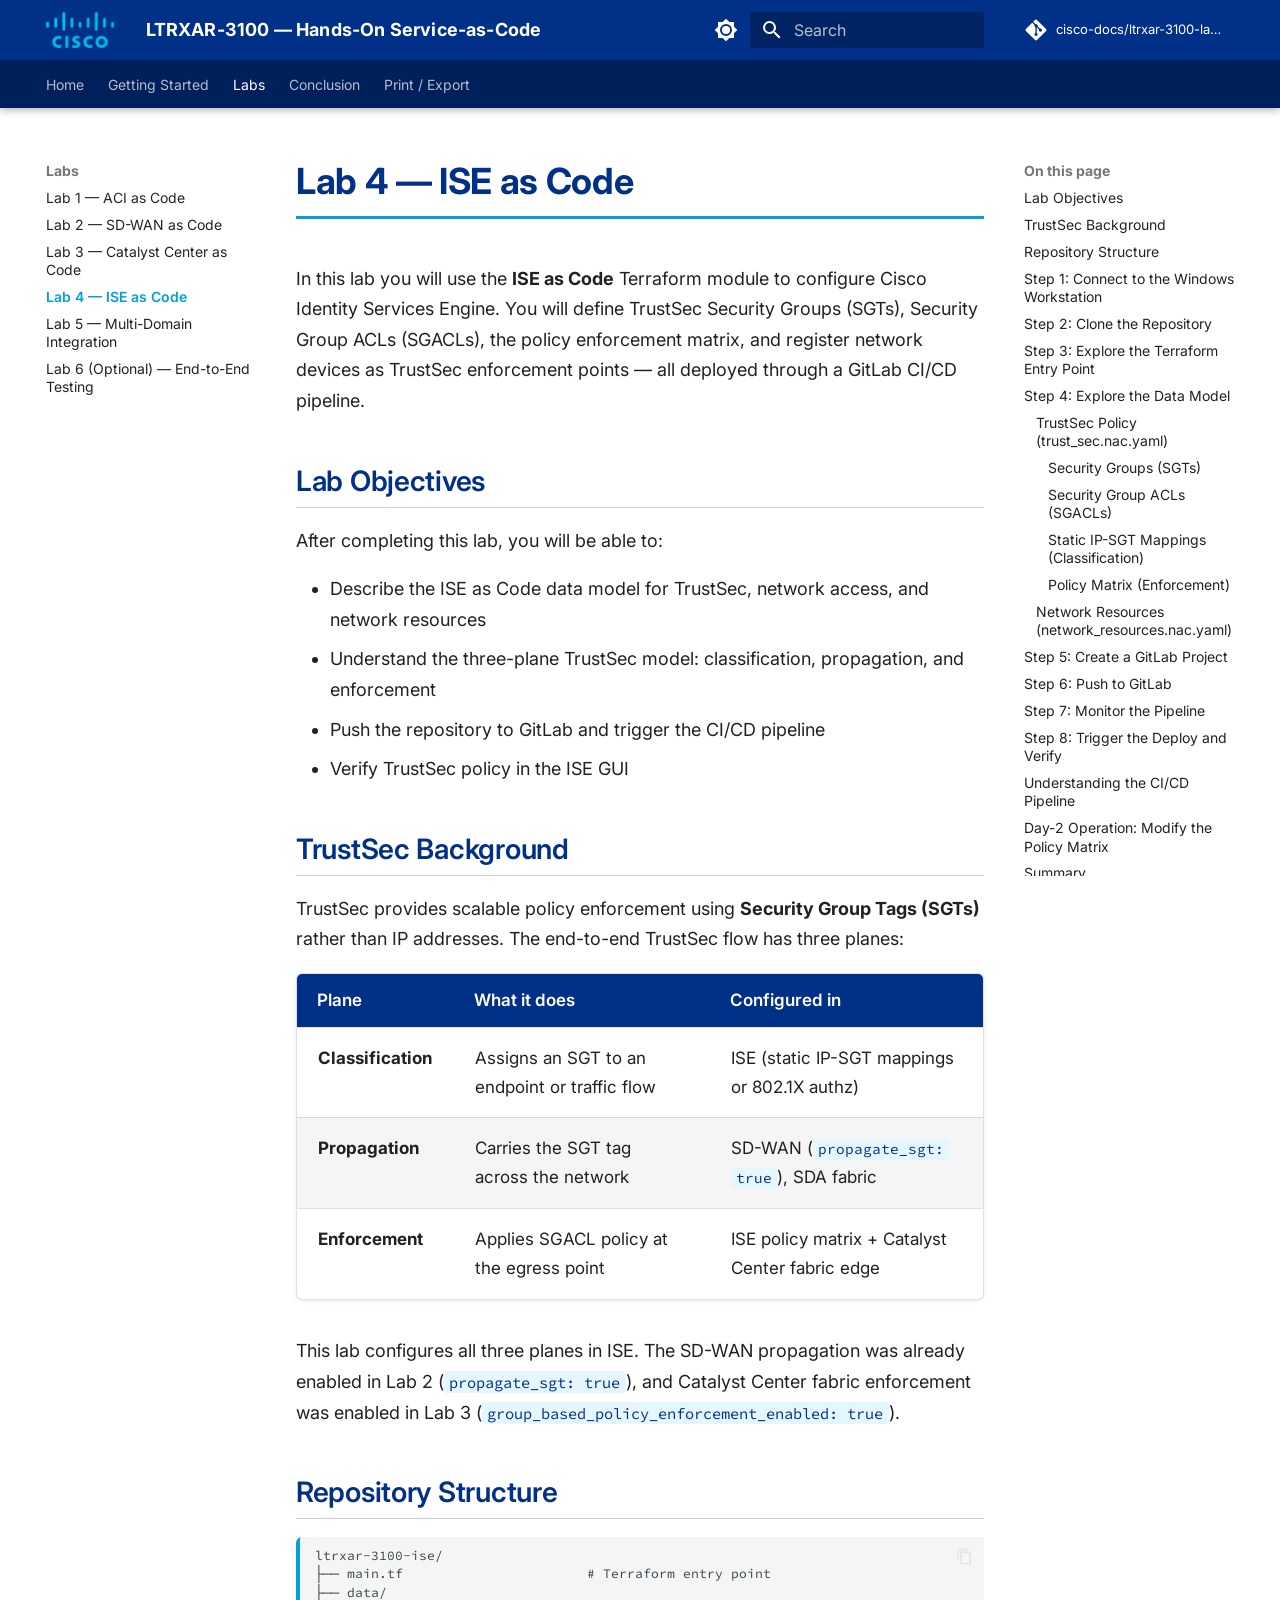
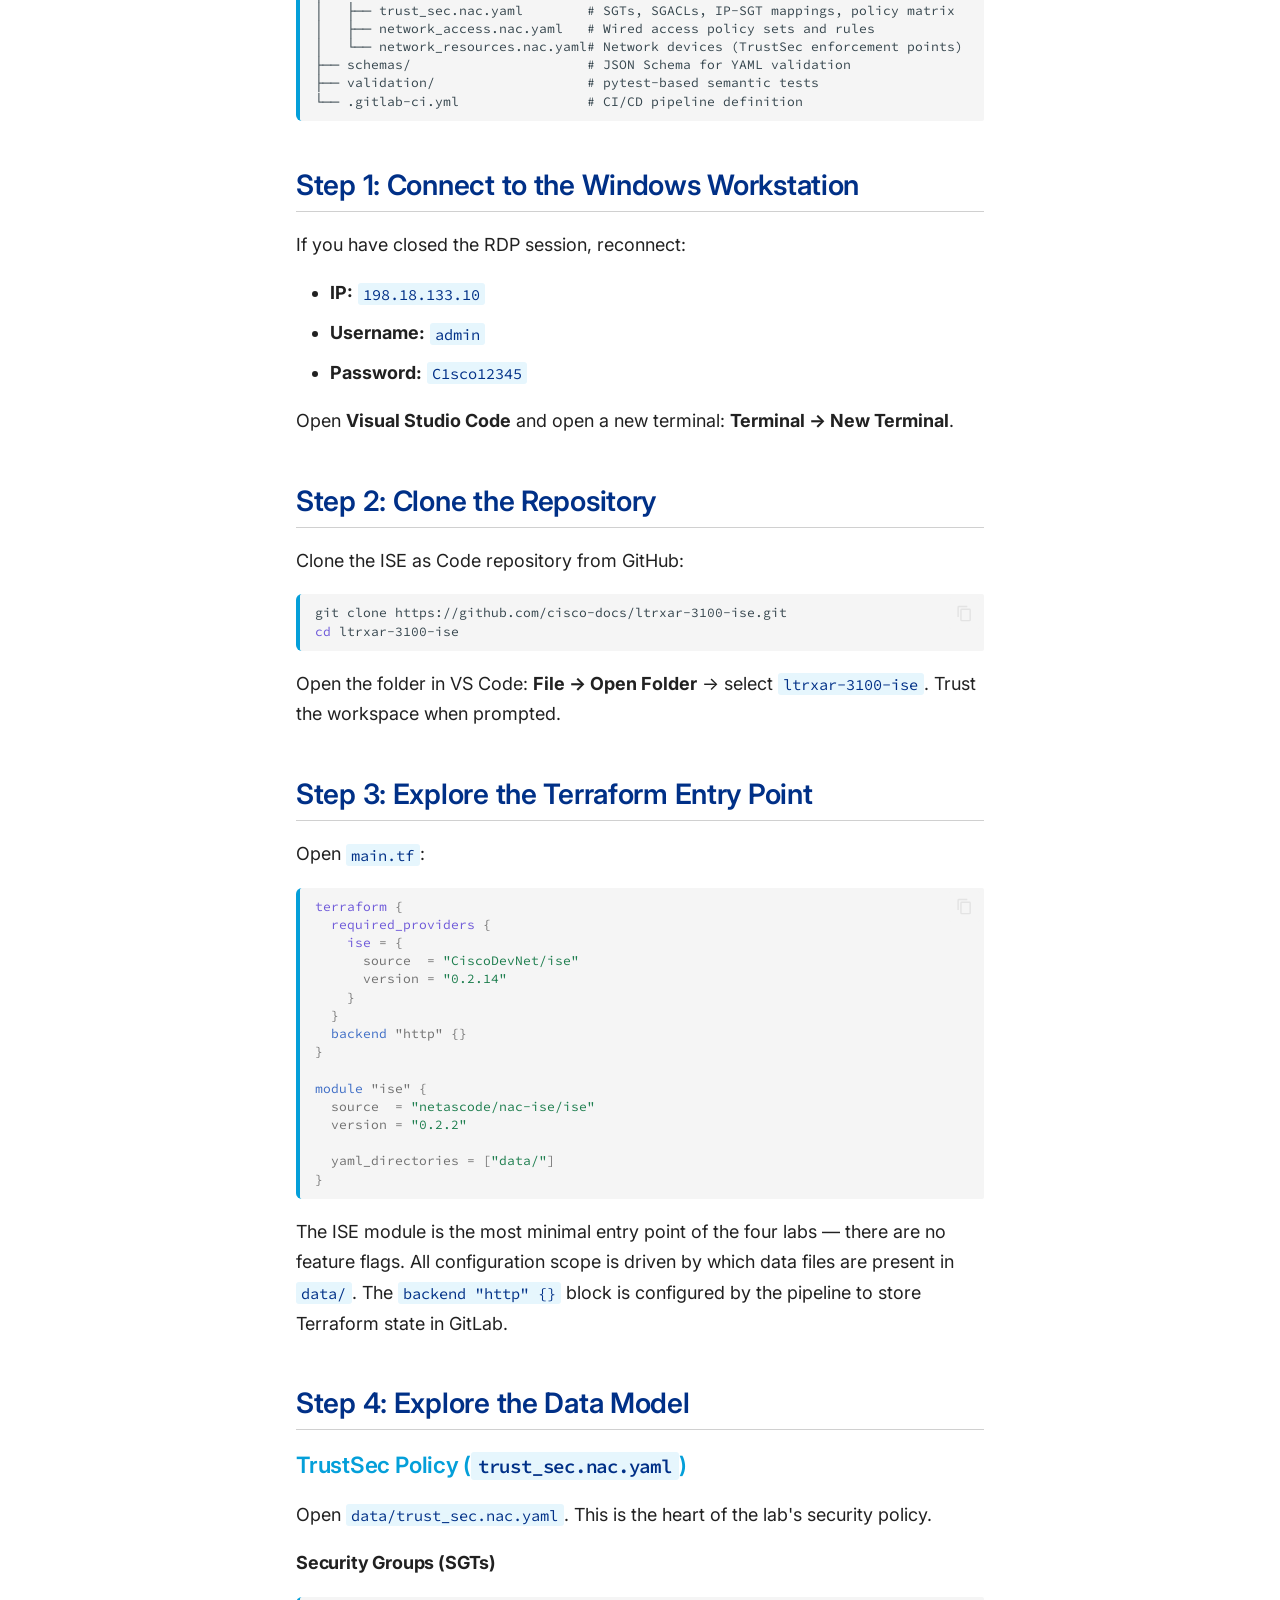
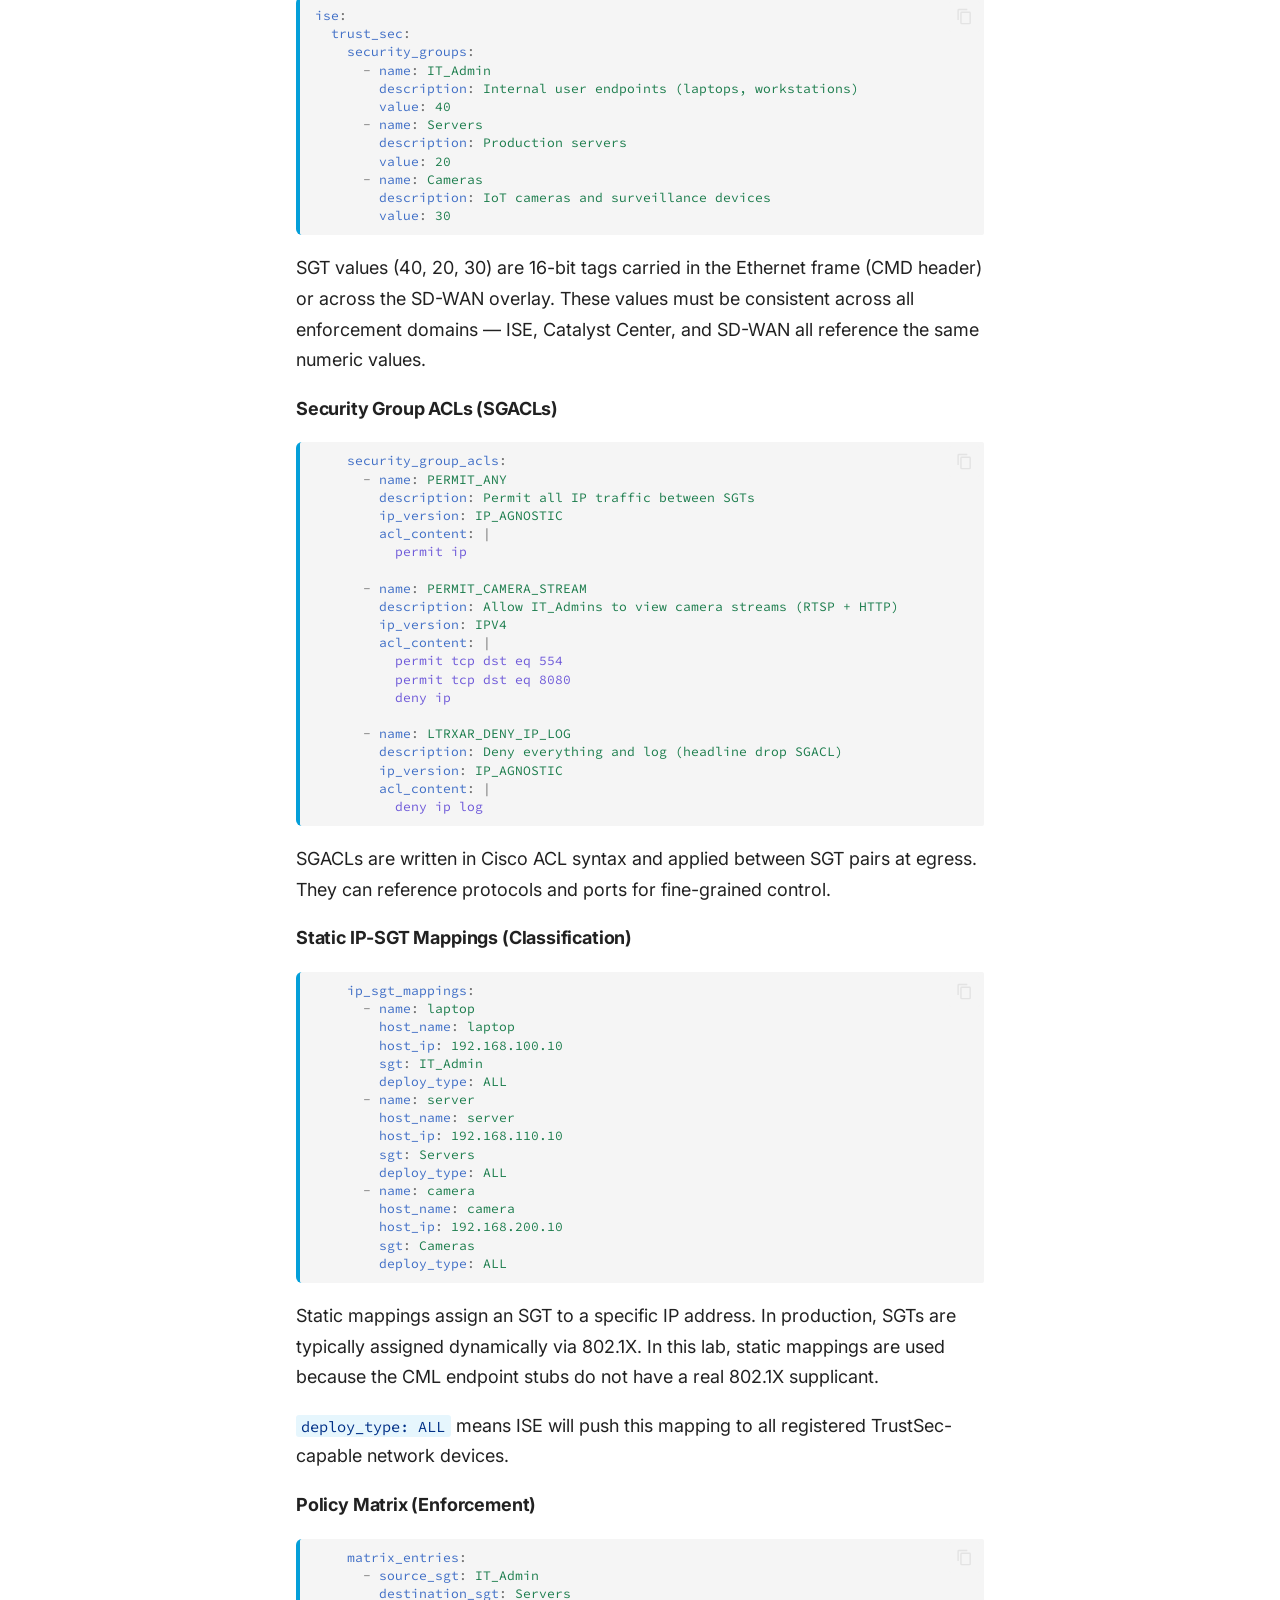
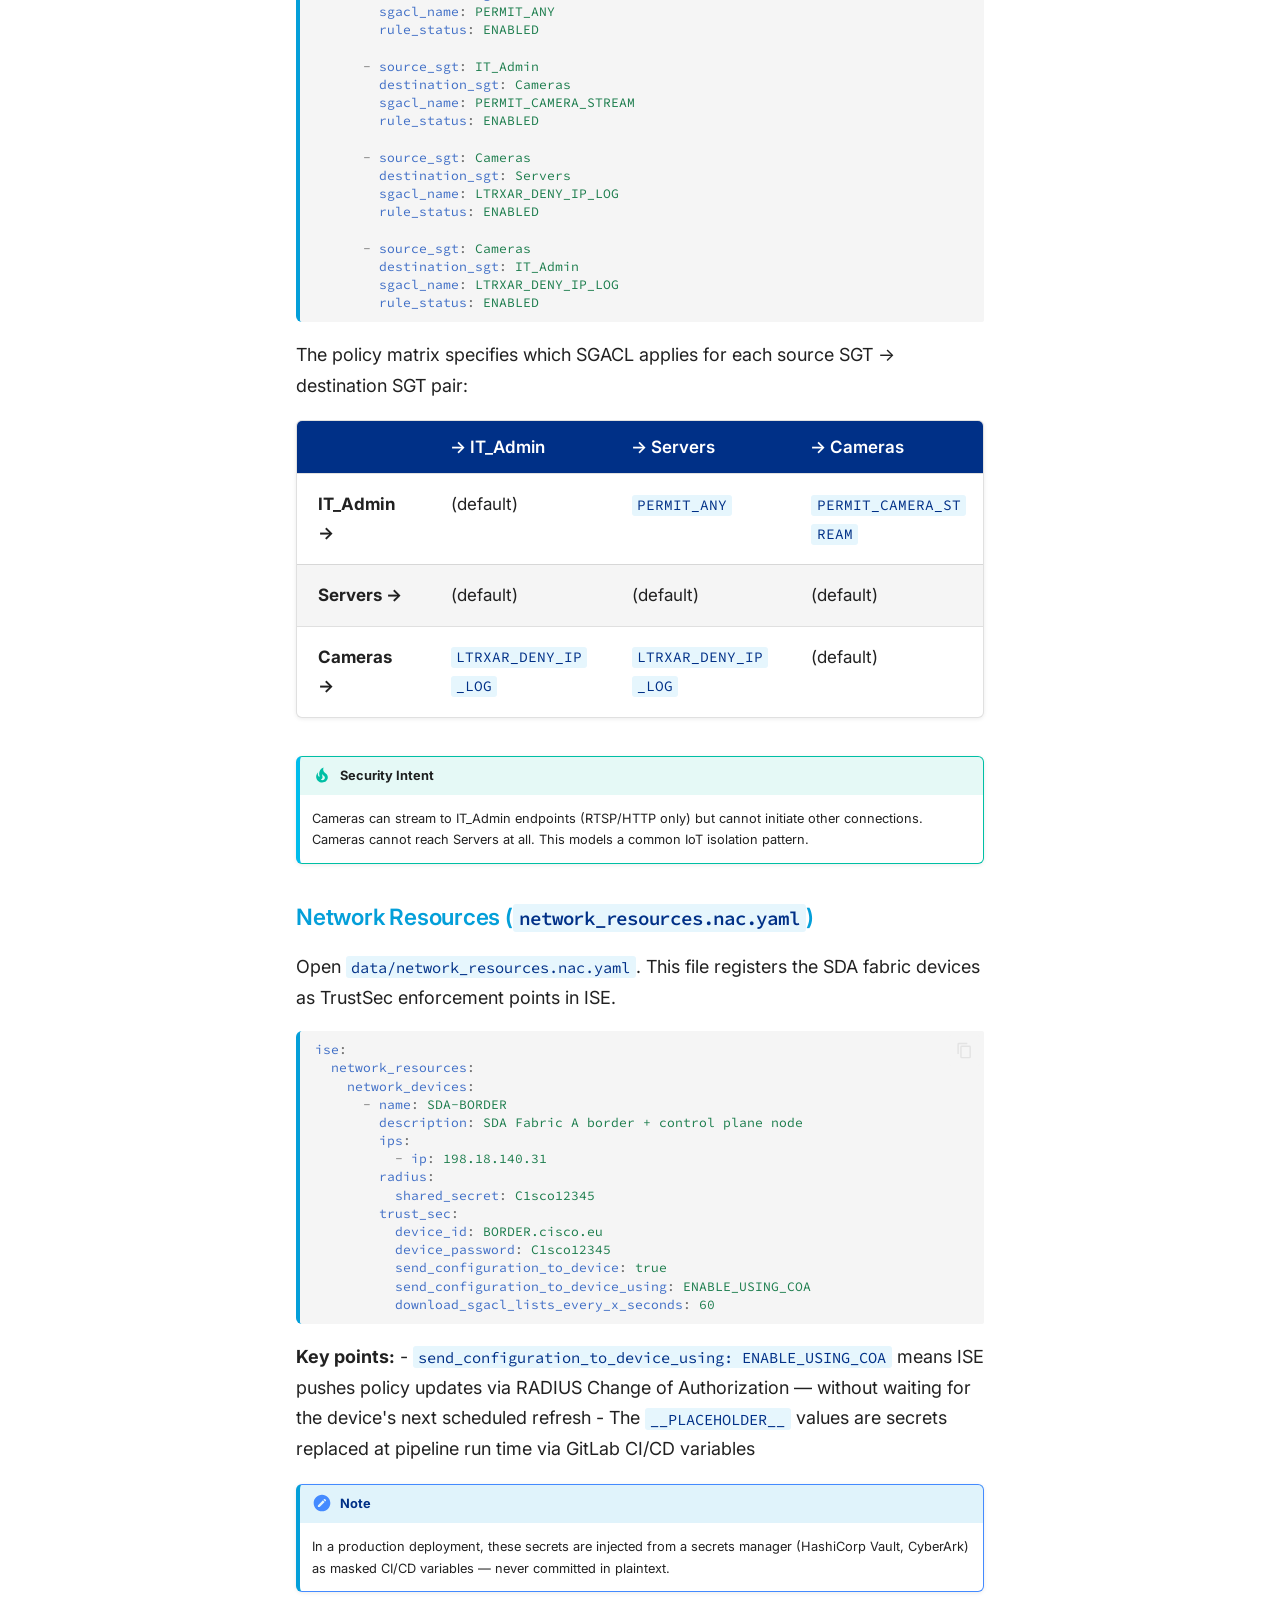
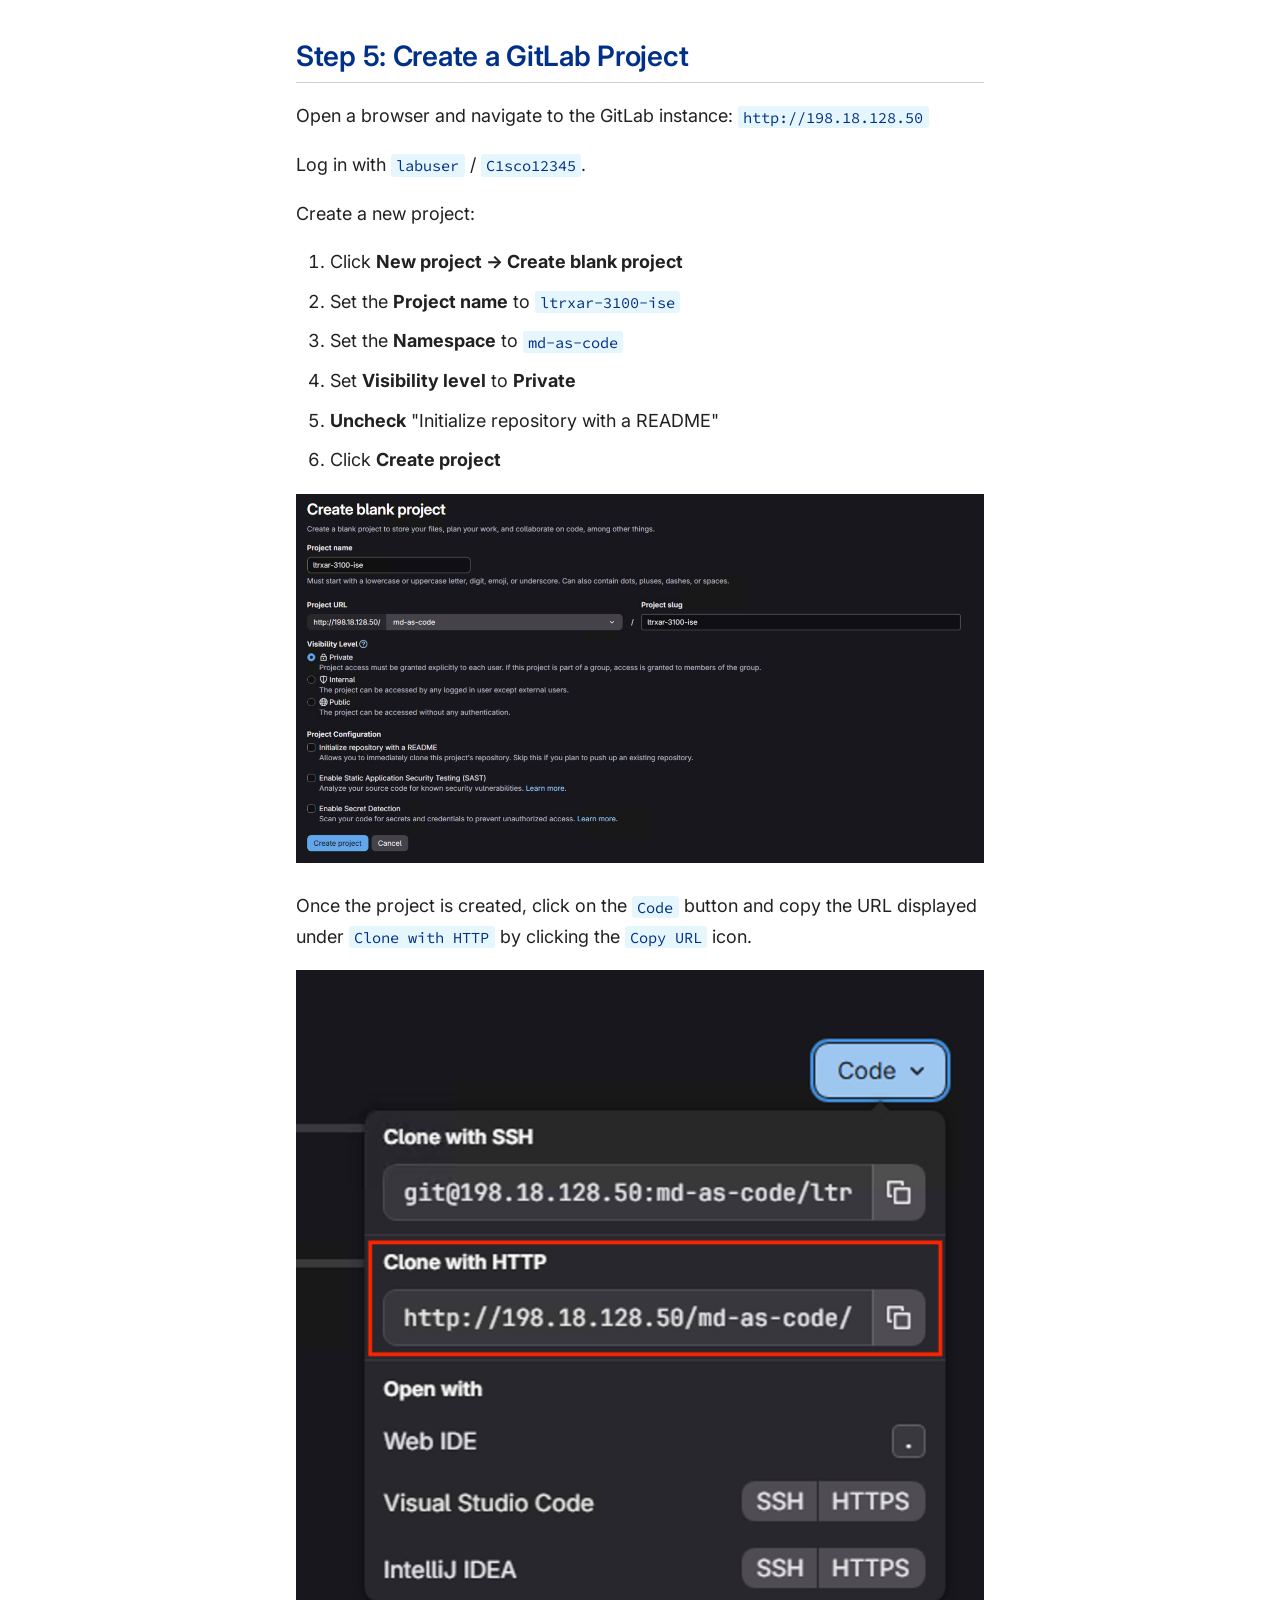
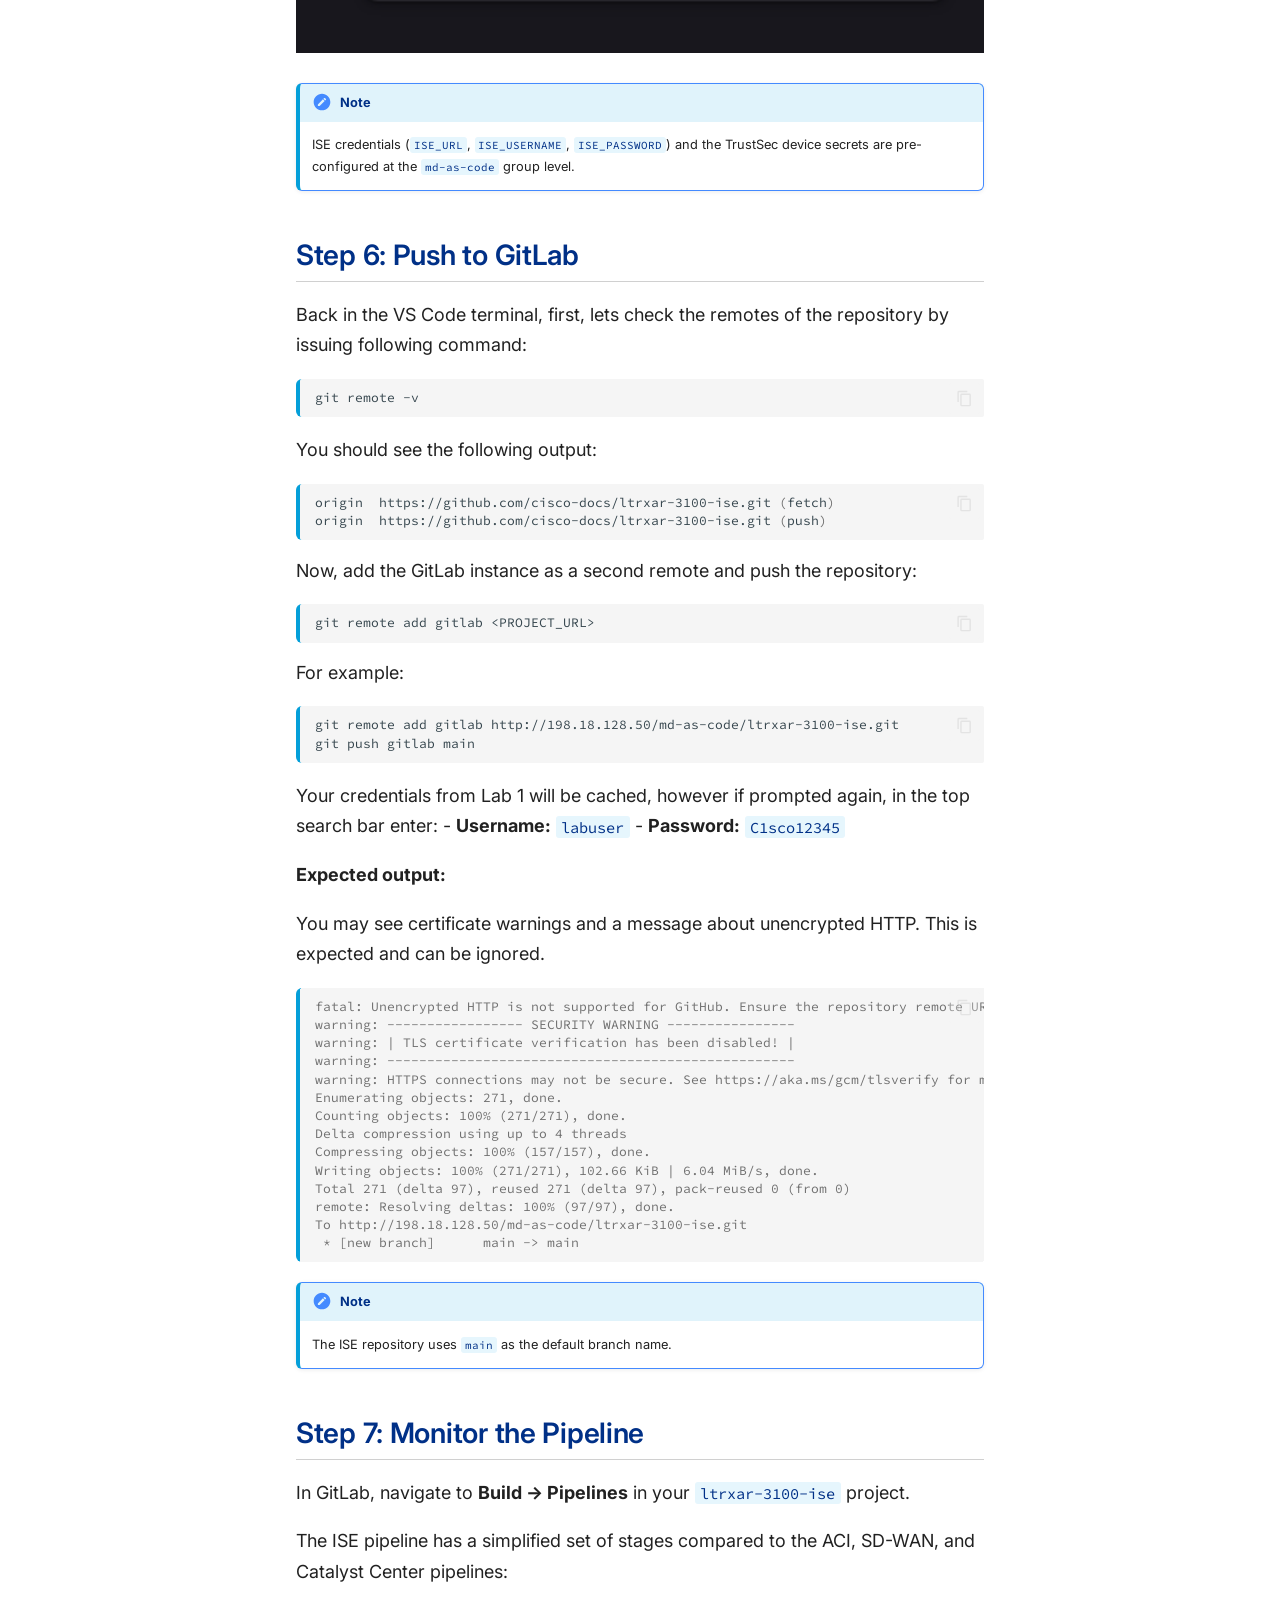
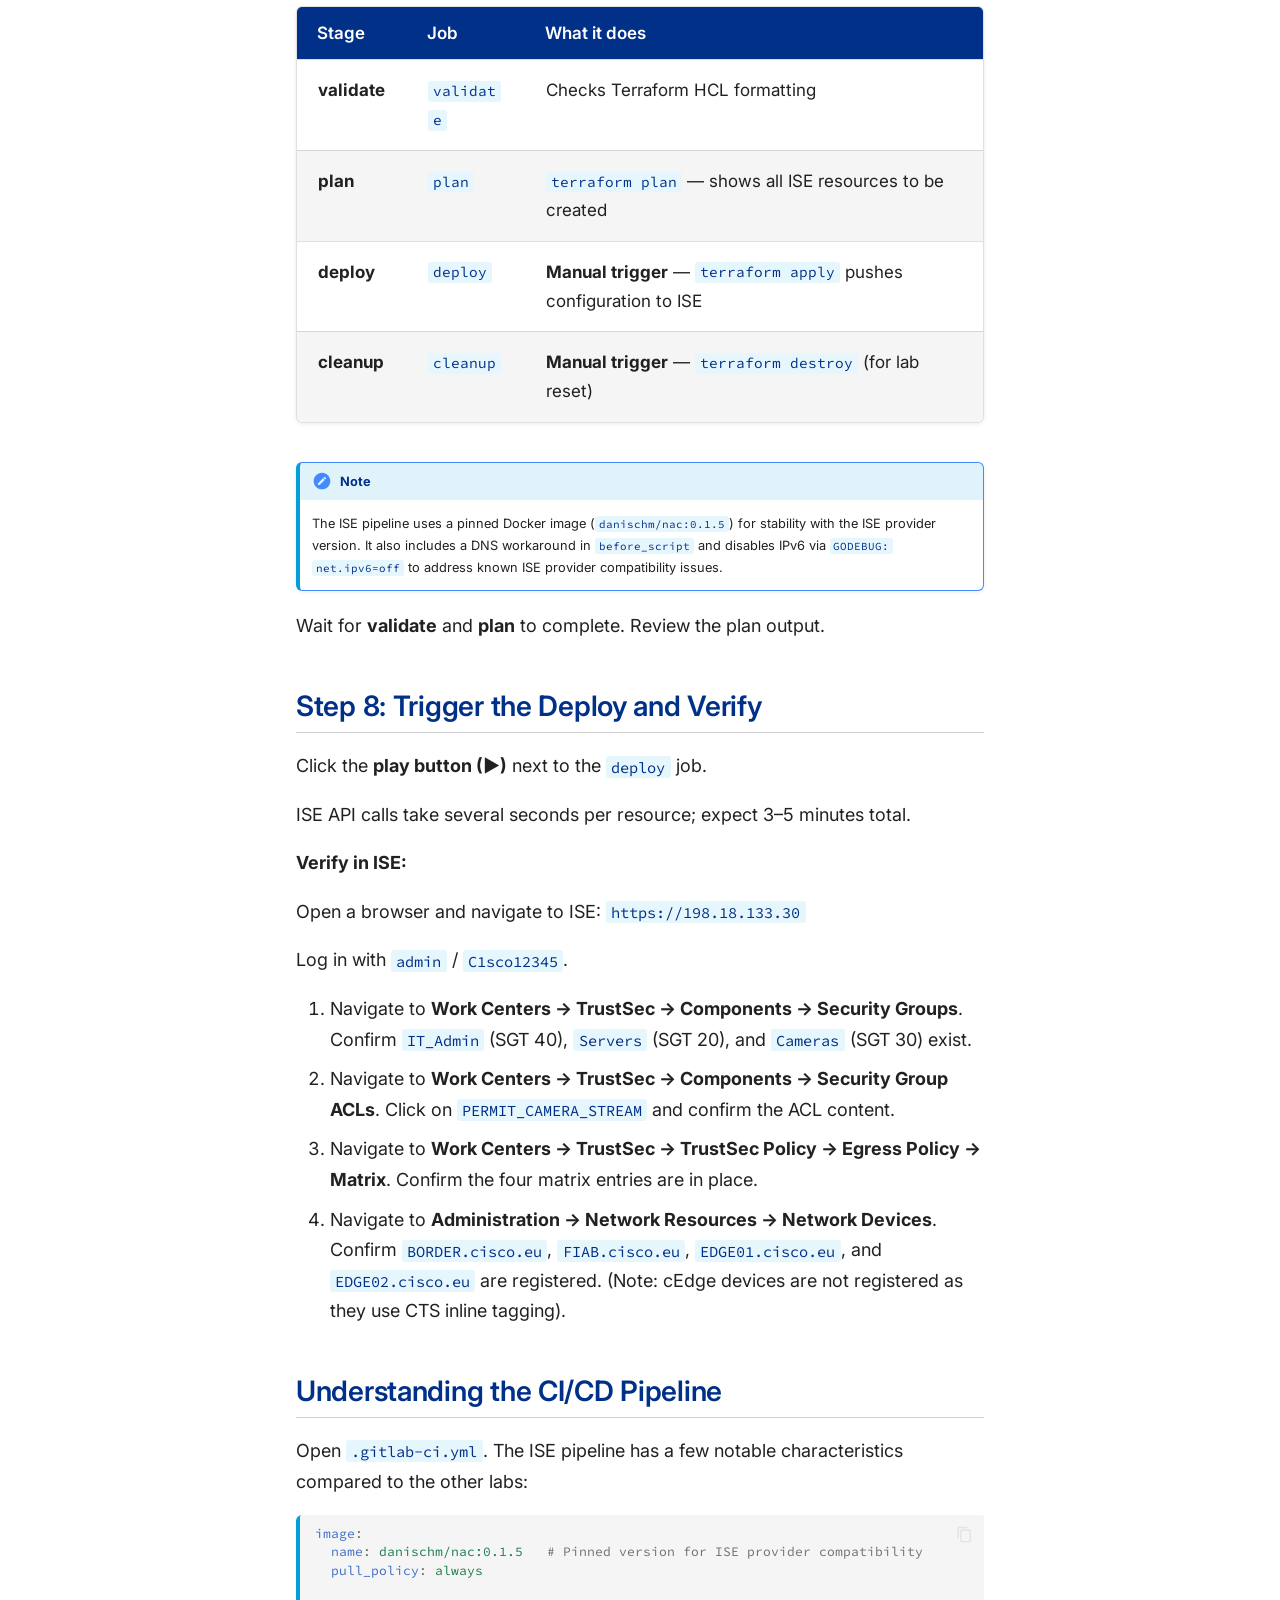
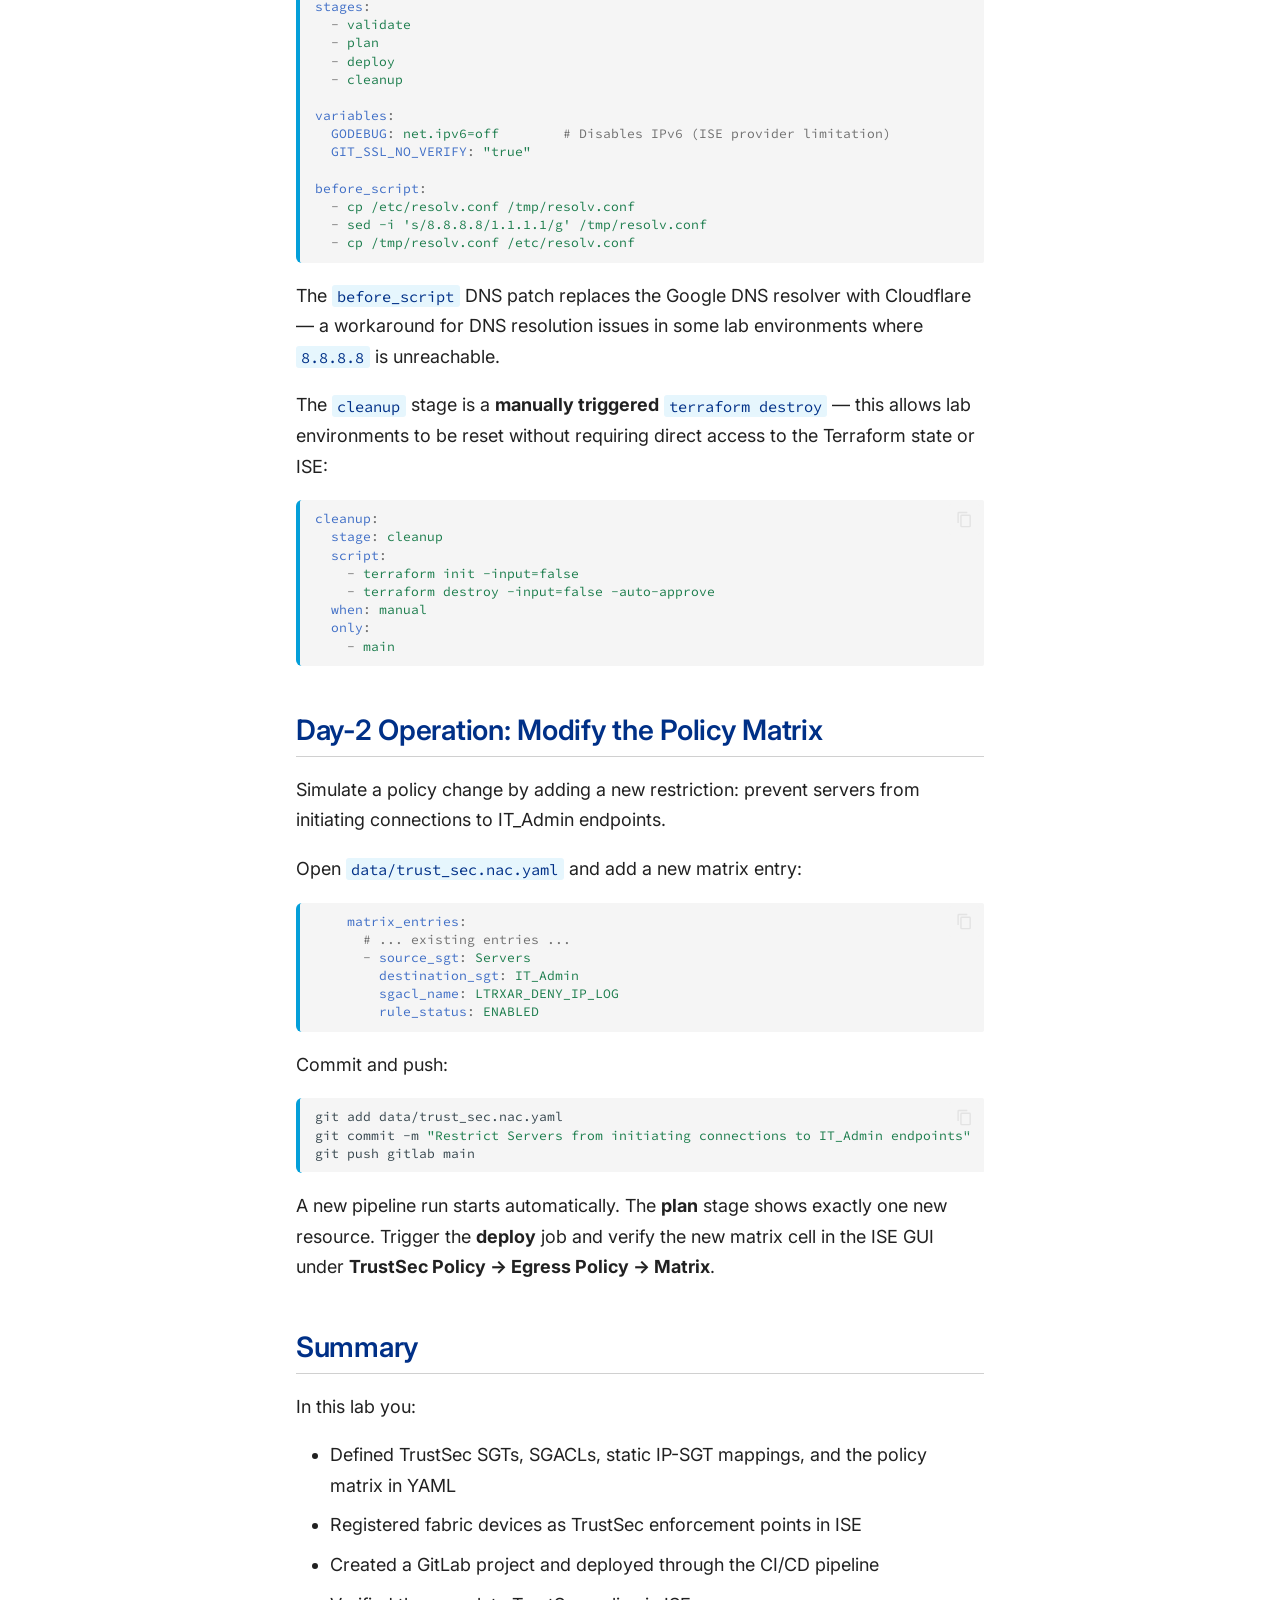
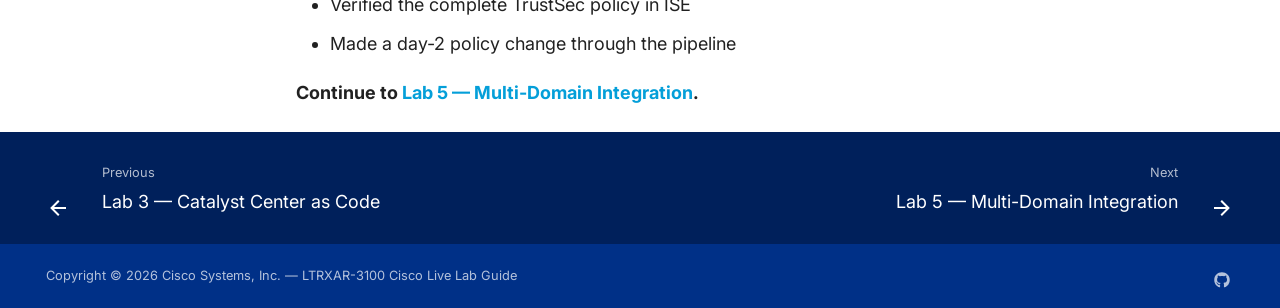
<file: lab4_ise/index.html>
<!DOCTYPE html><html lang="en" class="no-js"><head>
    
      <meta charset="utf-8">
      <meta name="viewport" content="width=device-width,initial-scale=1">
      
        <meta name="description" content="Implementing Automation Across Domains: ACI, SD-WAN, and Campus SDA/IOS-XE">
      
      
        <meta name="author" content="Cisco Live">
      
      
        <link rel="canonical" href="https://cisco-docs.github.io/ltrxar-3100-lab-guide/lab4_ise/">
      
      
        <link rel="prev" href="../lab3_catc/">
      
      
        <link rel="next" href="../lab5_multidomain/">
      
      
        
      
      
      <link rel="icon" href="../assets/cisco_logo.png">
      <meta name="generator" content="mkdocs-1.6.1, mkdocs-material-9.7.6">
    
    
      
        <title>Lab 4 — ISE as Code - LTRXAR-3100 — Hands-On Service-as-Code</title>
      
    
    
      <link rel="stylesheet" href="../assets/stylesheets/main.484c7ddc.min.css">
      
        
        <link rel="stylesheet" href="../assets/stylesheets/palette.ab4e12ef.min.css">
      
      


    
    
      
    
    
      
        
        
        <link rel="preconnect" href="https://fonts.gstatic.com" crossorigin="">
        <link rel="stylesheet" href="https://fonts.googleapis.com/css?family=Inter:300,300i,400,400i,700,700i%7CSource+Code+Pro:400,400i,700,700i&amp;display=fallback">
        <style>:root{--md-text-font:"Inter";--md-code-font:"Source Code Pro"}</style>
      
    
    
      <link rel="stylesheet" href="../css/print-site.css">
    
      <link rel="stylesheet" href="../css/print-site-material.css">
    
      <link rel="stylesheet" href="../stylesheets/cisco.css">
    
    <script>__md_scope=new URL("..",location),__md_hash=e=>[...e].reduce(((e,_)=>(e<<5)-e+_.charCodeAt(0)),0),__md_get=(e,_=localStorage,t=__md_scope)=>JSON.parse(_.getItem(t.pathname+"."+e)),__md_set=(e,_,t=localStorage,a=__md_scope)=>{try{t.setItem(a.pathname+"."+e,JSON.stringify(_))}catch(e){}}</script>
    
      

    
    
  <link href="../assets/stylesheets/glightbox.min.css" rel="stylesheet"><script src="../assets/javascripts/glightbox.min.js"></script><style id="glightbox-style">
            html.glightbox-open { overflow: initial; height: 100%; }
            .gslide-title { margin-top: 0px; user-select: text; }
            .gslide-desc { color: #666; user-select: text; }
            .gslide-image img { background: white; }
            .gscrollbar-fixer { padding-right: 15px; }
            .gdesc-inner { font-size: 0.75rem; }
            body[data-md-color-scheme="slate"] .gdesc-inner { background: var(--md-default-bg-color); }
            body[data-md-color-scheme="slate"] .gslide-title { color: var(--md-default-fg-color); }
            body[data-md-color-scheme="slate"] .gslide-desc { color: var(--md-default-fg-color); }
        </style></head>
  
  
    
    
      
    
    
    
    
    <body dir="ltr" data-md-color-scheme="default" data-md-color-primary="custom" data-md-color-accent="custom">
  
    
    <input class="md-toggle" data-md-toggle="drawer" type="checkbox" id="__drawer" autocomplete="off">
    <input class="md-toggle" data-md-toggle="search" type="checkbox" id="__search" autocomplete="off">
    <label class="md-overlay" for="__drawer"></label>
    <div data-md-component="skip">
      
        
        <a href="#lab-4-ise-as-code" class="md-skip">
          Skip to content
        </a>
      
    </div>
    <div data-md-component="announce">
      
    </div>
    
    
      

  

<header class="md-header md-header--shadow md-header--lifted" data-md-component="header">
  <nav class="md-header__inner md-grid" aria-label="Header">
    <a href=".." title="LTRXAR-3100 — Hands-On Service-as-Code" class="md-header__button md-logo" aria-label="LTRXAR-3100 — Hands-On Service-as-Code" data-md-component="logo">
      
  <img src="../assets/cisco_logo.png" alt="logo">

    </a>
    <label class="md-header__button md-icon" for="__drawer">
      
      <svg xmlns="http://www.w3.org/2000/svg" viewBox="0 0 24 24"><path d="M3 6h18v2H3zm0 5h18v2H3zm0 5h18v2H3z"></path></svg>
    </label>
    <div class="md-header__title" data-md-component="header-title">
      <div class="md-header__ellipsis">
        <div class="md-header__topic">
          <span class="md-ellipsis">
            LTRXAR-3100 — Hands-On Service-as-Code
          </span>
        </div>
        <div class="md-header__topic" data-md-component="header-topic">
          <span class="md-ellipsis">
            
              Lab 4 — ISE as Code
            
          </span>
        </div>
      </div>
    </div>
    
      
        <form class="md-header__option" data-md-component="palette">
  
    
    
    
    <input class="md-option" data-md-color-media="" data-md-color-scheme="default" data-md-color-primary="custom" data-md-color-accent="custom" aria-label="Switch to dark mode" type="radio" name="__palette" id="__palette_0">
    
      <label class="md-header__button md-icon" title="Switch to dark mode" for="__palette_1" hidden="">
        <svg xmlns="http://www.w3.org/2000/svg" viewBox="0 0 24 24"><path d="M12 8a4 4 0 0 0-4 4 4 4 0 0 0 4 4 4 4 0 0 0 4-4 4 4 0 0 0-4-4m0 10a6 6 0 0 1-6-6 6 6 0 0 1 6-6 6 6 0 0 1 6 6 6 6 0 0 1-6 6m8-9.31V4h-4.69L12 .69 8.69 4H4v4.69L.69 12 4 15.31V20h4.69L12 23.31 15.31 20H20v-4.69L23.31 12z"></path></svg>
      </label>
    
  
    
    
    
    <input class="md-option" data-md-color-media="" data-md-color-scheme="slate" data-md-color-primary="custom" data-md-color-accent="custom" aria-label="Switch to light mode" type="radio" name="__palette" id="__palette_1">
    
      <label class="md-header__button md-icon" title="Switch to light mode" for="__palette_0" hidden="">
        <svg xmlns="http://www.w3.org/2000/svg" viewBox="0 0 24 24"><path d="M12 18c-.89 0-1.74-.2-2.5-.55C11.56 16.5 13 14.42 13 12s-1.44-4.5-3.5-5.45C10.26 6.2 11.11 6 12 6a6 6 0 0 1 6 6 6 6 0 0 1-6 6m8-9.31V4h-4.69L12 .69 8.69 4H4v4.69L.69 12 4 15.31V20h4.69L12 23.31 15.31 20H20v-4.69L23.31 12z"></path></svg>
      </label>
    
  
</form>
      
    
    
      <script>var palette=__md_get("__palette");if(palette&&palette.color){if("(prefers-color-scheme)"===palette.color.media){var media=matchMedia("(prefers-color-scheme: light)"),input=document.querySelector(media.matches?"[data-md-color-media='(prefers-color-scheme: light)']":"[data-md-color-media='(prefers-color-scheme: dark)']");palette.color.media=input.getAttribute("data-md-color-media"),palette.color.scheme=input.getAttribute("data-md-color-scheme"),palette.color.primary=input.getAttribute("data-md-color-primary"),palette.color.accent=input.getAttribute("data-md-color-accent")}for(var[key,value]of Object.entries(palette.color))document.body.setAttribute("data-md-color-"+key,value)}</script>
    
    
    
      
      
        <label class="md-header__button md-icon" for="__search">
          
          <svg xmlns="http://www.w3.org/2000/svg" viewBox="0 0 24 24"><path d="M9.5 3A6.5 6.5 0 0 1 16 9.5c0 1.61-.59 3.09-1.56 4.23l.27.27h.79l5 5-1.5 1.5-5-5v-.79l-.27-.27A6.52 6.52 0 0 1 9.5 16 6.5 6.5 0 0 1 3 9.5 6.5 6.5 0 0 1 9.5 3m0 2C7 5 5 7 5 9.5S7 14 9.5 14 14 12 14 9.5 12 5 9.5 5"></path></svg>
        </label>
        <div class="md-search" data-md-component="search" role="dialog">
  <label class="md-search__overlay" for="__search"></label>
  <div class="md-search__inner" role="search">
    <form class="md-search__form" name="search">
      <input type="text" class="md-search__input" name="query" aria-label="Search" placeholder="Search" autocapitalize="off" autocorrect="off" autocomplete="off" spellcheck="false" data-md-component="search-query" required="">
      <label class="md-search__icon md-icon" for="__search">
        
        <svg xmlns="http://www.w3.org/2000/svg" viewBox="0 0 24 24"><path d="M9.5 3A6.5 6.5 0 0 1 16 9.5c0 1.61-.59 3.09-1.56 4.23l.27.27h.79l5 5-1.5 1.5-5-5v-.79l-.27-.27A6.52 6.52 0 0 1 9.5 16 6.5 6.5 0 0 1 3 9.5 6.5 6.5 0 0 1 9.5 3m0 2C7 5 5 7 5 9.5S7 14 9.5 14 14 12 14 9.5 12 5 9.5 5"></path></svg>
        
        <svg xmlns="http://www.w3.org/2000/svg" viewBox="0 0 24 24"><path d="M20 11v2H8l5.5 5.5-1.42 1.42L4.16 12l7.92-7.92L13.5 5.5 8 11z"></path></svg>
      </label>
      <nav class="md-search__options" aria-label="Search">
        
          <a href="javascript:void(0)" class="md-search__icon md-icon" title="Share" aria-label="Share" data-clipboard="" data-clipboard-text="" data-md-component="search-share" tabindex="-1">
            
            <svg xmlns="http://www.w3.org/2000/svg" viewBox="0 0 24 24"><path d="M18 16.08c-.76 0-1.44.3-1.96.77L8.91 12.7c.05-.23.09-.46.09-.7s-.04-.47-.09-.7l7.05-4.11c.54.5 1.25.81 2.04.81a3 3 0 0 0 3-3 3 3 0 0 0-3-3 3 3 0 0 0-3 3c0 .24.04.47.09.7L8.04 9.81C7.5 9.31 6.79 9 6 9a3 3 0 0 0-3 3 3 3 0 0 0 3 3c.79 0 1.5-.31 2.04-.81l7.12 4.15c-.05.21-.08.43-.08.66 0 1.61 1.31 2.91 2.92 2.91s2.92-1.3 2.92-2.91A2.92 2.92 0 0 0 18 16.08"></path></svg>
          </a>
        
        <button type="reset" class="md-search__icon md-icon" title="Clear" aria-label="Clear" tabindex="-1">
          
          <svg xmlns="http://www.w3.org/2000/svg" viewBox="0 0 24 24"><path d="M19 6.41 17.59 5 12 10.59 6.41 5 5 6.41 10.59 12 5 17.59 6.41 19 12 13.41 17.59 19 19 17.59 13.41 12z"></path></svg>
        </button>
      </nav>
      
        <div class="md-search__suggest" data-md-component="search-suggest"></div>
      
    </form>
    <div class="md-search__output">
      <div class="md-search__scrollwrap" tabindex="0" data-md-scrollfix="">
        <div class="md-search-result" data-md-component="search-result">
          <div class="md-search-result__meta">
            Initializing search
          </div>
          <ol class="md-search-result__list" role="presentation"></ol>
        </div>
      </div>
    </div>
  </div>
</div>
      
    
    
      <div class="md-header__source">
        <a href="https://github.com/cisco-docs/ltrxar-3100-lab-guide" title="Go to repository" class="md-source" data-md-component="source">
  <div class="md-source__icon md-icon">
    
    <svg xmlns="http://www.w3.org/2000/svg" viewBox="0 0 448 512"><!--! Font Awesome Free 7.1.0 by @fontawesome - https://fontawesome.com License - https://fontawesome.com/license/free (Icons: CC BY 4.0, Fonts: SIL OFL 1.1, Code: MIT License) Copyright 2025 Fonticons, Inc.--><path d="M439.6 236.1 244 40.5c-5.4-5.5-12.8-8.5-20.4-8.5s-15 3-20.4 8.4L162.5 81l51.5 51.5c27.1-9.1 52.7 16.8 43.4 43.7l49.7 49.7c34.2-11.8 61.2 31 35.5 56.7-26.5 26.5-70.2-2.9-56-37.3L240.3 199v121.9c25.3 12.5 22.3 41.8 9.1 55-6.4 6.4-15.2 10.1-24.3 10.1s-17.8-3.6-24.3-10.1c-17.6-17.6-11.1-46.9 11.2-56v-123c-20.8-8.5-24.6-30.7-18.6-45L142.6 101 8.5 235.1C3 240.6 0 247.9 0 255.5s3 15 8.5 20.4l195.6 195.7c5.4 5.4 12.7 8.4 20.4 8.4s15-3 20.4-8.4l194.7-194.7c5.4-5.4 8.4-12.8 8.4-20.4s-3-15-8.4-20.4"></path></svg>
  </div>
  <div class="md-source__repository">
    cisco-docs/ltrxar-3100-lab-guide
  </div>
</a>
      </div>
    
  </nav>
  
    
      
<nav class="md-tabs" aria-label="Tabs" data-md-component="tabs">
  <div class="md-grid">
    <ul class="md-tabs__list">
      
        
  
  
  
  
    <li class="md-tabs__item">
      <a href=".." class="md-tabs__link">
        
  
  
    
  
  Home

      </a>
    </li>
  

      
        
  
  
  
  
    
    
      <li class="md-tabs__item">
        <a href="../overview/" class="md-tabs__link">
          
  
  
    
  
  Getting Started

        </a>
      </li>
    
  

      
        
  
  
  
    
  
  
    
    
      <li class="md-tabs__item md-tabs__item--active">
        <a href="../lab1_aci/" class="md-tabs__link">
          
  
  
    
  
  Labs

        </a>
      </li>
    
  

      
        
  
  
  
  
    <li class="md-tabs__item">
      <a href="../conclusion/" class="md-tabs__link">
        
  
  
    
  
  Conclusion

      </a>
    </li>
  

      
        
  
  
  
  
    <li class="md-tabs__item">
      <a href="../print_page/" class="md-tabs__link">
        
  
  
    
  
  Print / Export

      </a>
    </li>
  

      
    </ul>
  </div>
</nav>
    
  
</header>
    
    <div class="md-container" data-md-component="container">
      
      
        
      
      <main class="md-main" data-md-component="main">
        <div class="md-main__inner md-grid">
          
            
              
              <div class="md-sidebar md-sidebar--primary" data-md-component="sidebar" data-md-type="navigation">
                <div class="md-sidebar__scrollwrap">
                  <div class="md-sidebar__inner">
                    


  


<nav class="md-nav md-nav--primary md-nav--lifted" aria-label="Navigation" data-md-level="0">
  <label class="md-nav__title" for="__drawer">
    <a href=".." title="LTRXAR-3100 — Hands-On Service-as-Code" class="md-nav__button md-logo" aria-label="LTRXAR-3100 — Hands-On Service-as-Code" data-md-component="logo">
      
  <img src="../assets/cisco_logo.png" alt="logo">

    </a>
    LTRXAR-3100 — Hands-On Service-as-Code
  </label>
  
    <div class="md-nav__source">
      <a href="https://github.com/cisco-docs/ltrxar-3100-lab-guide" title="Go to repository" class="md-source" data-md-component="source">
  <div class="md-source__icon md-icon">
    
    <svg xmlns="http://www.w3.org/2000/svg" viewBox="0 0 448 512"><!--! Font Awesome Free 7.1.0 by @fontawesome - https://fontawesome.com License - https://fontawesome.com/license/free (Icons: CC BY 4.0, Fonts: SIL OFL 1.1, Code: MIT License) Copyright 2025 Fonticons, Inc.--><path d="M439.6 236.1 244 40.5c-5.4-5.5-12.8-8.5-20.4-8.5s-15 3-20.4 8.4L162.5 81l51.5 51.5c27.1-9.1 52.7 16.8 43.4 43.7l49.7 49.7c34.2-11.8 61.2 31 35.5 56.7-26.5 26.5-70.2-2.9-56-37.3L240.3 199v121.9c25.3 12.5 22.3 41.8 9.1 55-6.4 6.4-15.2 10.1-24.3 10.1s-17.8-3.6-24.3-10.1c-17.6-17.6-11.1-46.9 11.2-56v-123c-20.8-8.5-24.6-30.7-18.6-45L142.6 101 8.5 235.1C3 240.6 0 247.9 0 255.5s3 15 8.5 20.4l195.6 195.7c5.4 5.4 12.7 8.4 20.4 8.4s15-3 20.4-8.4l194.7-194.7c5.4-5.4 8.4-12.8 8.4-20.4s-3-15-8.4-20.4"></path></svg>
  </div>
  <div class="md-source__repository">
    cisco-docs/ltrxar-3100-lab-guide
  </div>
</a>
    </div>
  
  <ul class="md-nav__list" data-md-scrollfix="">
    
      
      
  
  
  
  
    <li class="md-nav__item">
      <a href=".." class="md-nav__link">
        
  
  
  <span class="md-ellipsis">
    
  
    Home
  

    
  </span>
  
  

      </a>
    </li>
  

    
      
      
  
  
  
  
    
    
      
        
      
        
      
    
    
    
      
      
        
      
    
    
    <li class="md-nav__item md-nav__item--nested">
      
        
        
          
        
        <input class="md-nav__toggle md-toggle md-toggle--indeterminate" type="checkbox" id="__nav_2">
        
          
          <label class="md-nav__link" for="__nav_2" id="__nav_2_label" tabindex="0">
            
  
  
  <span class="md-ellipsis">
    
  
    Getting Started
  

    
  </span>
  
  

            <span class="md-nav__icon md-icon"></span>
          </label>
        
        <nav class="md-nav" data-md-level="1" aria-labelledby="__nav_2_label" aria-expanded="false">
          <label class="md-nav__title" for="__nav_2">
            <span class="md-nav__icon md-icon"></span>
            
  
    Getting Started
  

          </label>
          <ul class="md-nav__list" data-md-scrollfix="">
            
              
                
  
  
  
  
    <li class="md-nav__item">
      <a href="../overview/" class="md-nav__link">
        
  
  
  <span class="md-ellipsis">
    
  
    Overview
  

    
  </span>
  
  

      </a>
    </li>
  

              
            
              
                
  
  
  
  
    <li class="md-nav__item">
      <a href="../introduction/" class="md-nav__link">
        
  
  
  <span class="md-ellipsis">
    
  
    Introduction
  

    
  </span>
  
  

      </a>
    </li>
  

              
            
          </ul>
        </nav>
      
    </li>
  

    
      
      
  
  
    
  
  
  
    
    
      
        
      
        
      
        
      
        
      
        
      
        
      
    
    
    
      
        
        
      
      
        
      
    
    
    <li class="md-nav__item md-nav__item--active md-nav__item--section md-nav__item--nested">
      
        
        
        <input class="md-nav__toggle md-toggle " type="checkbox" id="__nav_3" checked="">
        
          
          <label class="md-nav__link" for="__nav_3" id="__nav_3_label" tabindex="">
            
  
  
  <span class="md-ellipsis">
    
  
    Labs
  

    
  </span>
  
  

            <span class="md-nav__icon md-icon"></span>
          </label>
        
        <nav class="md-nav" data-md-level="1" aria-labelledby="__nav_3_label" aria-expanded="true">
          <label class="md-nav__title" for="__nav_3">
            <span class="md-nav__icon md-icon"></span>
            
  
    Labs
  

          </label>
          <ul class="md-nav__list" data-md-scrollfix="">
            
              
                
  
  
  
  
    <li class="md-nav__item">
      <a href="../lab1_aci/" class="md-nav__link">
        
  
  
  <span class="md-ellipsis">
    
  
    Lab 1 — ACI as Code
  

    
  </span>
  
  

      </a>
    </li>
  

              
            
              
                
  
  
  
  
    <li class="md-nav__item">
      <a href="../lab2_sdwan/" class="md-nav__link">
        
  
  
  <span class="md-ellipsis">
    
  
    Lab 2 — SD-WAN as Code
  

    
  </span>
  
  

      </a>
    </li>
  

              
            
              
                
  
  
  
  
    <li class="md-nav__item">
      <a href="../lab3_catc/" class="md-nav__link">
        
  
  
  <span class="md-ellipsis">
    
  
    Lab 3 — Catalyst Center as Code
  

    
  </span>
  
  

      </a>
    </li>
  

              
            
              
                
  
  
    
  
  
  
    <li class="md-nav__item md-nav__item--active">
      
      <input class="md-nav__toggle md-toggle" type="checkbox" id="__toc">
      
      
        
      
      
        <label class="md-nav__link md-nav__link--active" for="__toc">
          
  
  
  <span class="md-ellipsis">
    
  
    Lab 4 — ISE as Code
  

    
  </span>
  
  

          <span class="md-nav__icon md-icon"></span>
        </label>
      
      <a href="./" class="md-nav__link md-nav__link--active">
        
  
  
  <span class="md-ellipsis">
    
  
    Lab 4 — ISE as Code
  

    
  </span>
  
  

      </a>
      
        

  

<nav class="md-nav md-nav--secondary" aria-label="On this page">
  
  
  
    
  
  
    <label class="md-nav__title" for="__toc">
      <span class="md-nav__icon md-icon"></span>
      On this page
    </label>
    <ul class="md-nav__list" data-md-component="toc" data-md-scrollfix="">
      
        <li class="md-nav__item">
  <a href="#lab-objectives" class="md-nav__link">
    <span class="md-ellipsis">
      
        Lab Objectives
      
    </span>
  </a>
  
</li>
      
        <li class="md-nav__item">
  <a href="#trustsec-background" class="md-nav__link">
    <span class="md-ellipsis">
      
        TrustSec Background
      
    </span>
  </a>
  
</li>
      
        <li class="md-nav__item">
  <a href="#repository-structure" class="md-nav__link">
    <span class="md-ellipsis">
      
        Repository Structure
      
    </span>
  </a>
  
</li>
      
        <li class="md-nav__item">
  <a href="#step-1-connect-to-the-windows-workstation" class="md-nav__link">
    <span class="md-ellipsis">
      
        Step 1: Connect to the Windows Workstation
      
    </span>
  </a>
  
</li>
      
        <li class="md-nav__item">
  <a href="#step-2-clone-the-repository" class="md-nav__link">
    <span class="md-ellipsis">
      
        Step 2: Clone the Repository
      
    </span>
  </a>
  
</li>
      
        <li class="md-nav__item">
  <a href="#step-3-explore-the-terraform-entry-point" class="md-nav__link">
    <span class="md-ellipsis">
      
        Step 3: Explore the Terraform Entry Point
      
    </span>
  </a>
  
</li>
      
        <li class="md-nav__item">
  <a href="#step-4-explore-the-data-model" class="md-nav__link">
    <span class="md-ellipsis">
      
        Step 4: Explore the Data Model
      
    </span>
  </a>
  
    <nav class="md-nav" aria-label="Step 4: Explore the Data Model">
      <ul class="md-nav__list">
        
          <li class="md-nav__item">
  <a href="#trustsec-policy-trust_secnacyaml" class="md-nav__link">
    <span class="md-ellipsis">
      
        TrustSec Policy (trust_sec.nac.yaml)
      
    </span>
  </a>
  
    <nav class="md-nav" aria-label="TrustSec Policy (trust_sec.nac.yaml)">
      <ul class="md-nav__list">
        
          <li class="md-nav__item">
  <a href="#security-groups-sgts" class="md-nav__link">
    <span class="md-ellipsis">
      
        Security Groups (SGTs)
      
    </span>
  </a>
  
</li>
        
          <li class="md-nav__item">
  <a href="#security-group-acls-sgacls" class="md-nav__link">
    <span class="md-ellipsis">
      
        Security Group ACLs (SGACLs)
      
    </span>
  </a>
  
</li>
        
          <li class="md-nav__item">
  <a href="#static-ip-sgt-mappings-classification" class="md-nav__link">
    <span class="md-ellipsis">
      
        Static IP-SGT Mappings (Classification)
      
    </span>
  </a>
  
</li>
        
          <li class="md-nav__item">
  <a href="#policy-matrix-enforcement" class="md-nav__link">
    <span class="md-ellipsis">
      
        Policy Matrix (Enforcement)
      
    </span>
  </a>
  
</li>
        
      </ul>
    </nav>
  
</li>
        
          <li class="md-nav__item">
  <a href="#network-resources-network_resourcesnacyaml" class="md-nav__link">
    <span class="md-ellipsis">
      
        Network Resources (network_resources.nac.yaml)
      
    </span>
  </a>
  
</li>
        
      </ul>
    </nav>
  
</li>
      
        <li class="md-nav__item">
  <a href="#step-5-create-a-gitlab-project" class="md-nav__link">
    <span class="md-ellipsis">
      
        Step 5: Create a GitLab Project
      
    </span>
  </a>
  
</li>
      
        <li class="md-nav__item">
  <a href="#step-6-push-to-gitlab" class="md-nav__link">
    <span class="md-ellipsis">
      
        Step 6: Push to GitLab
      
    </span>
  </a>
  
</li>
      
        <li class="md-nav__item">
  <a href="#step-7-monitor-the-pipeline" class="md-nav__link">
    <span class="md-ellipsis">
      
        Step 7: Monitor the Pipeline
      
    </span>
  </a>
  
</li>
      
        <li class="md-nav__item">
  <a href="#step-8-trigger-the-deploy-and-verify" class="md-nav__link">
    <span class="md-ellipsis">
      
        Step 8: Trigger the Deploy and Verify
      
    </span>
  </a>
  
</li>
      
        <li class="md-nav__item">
  <a href="#understanding-the-cicd-pipeline" class="md-nav__link">
    <span class="md-ellipsis">
      
        Understanding the CI/CD Pipeline
      
    </span>
  </a>
  
</li>
      
        <li class="md-nav__item">
  <a href="#day-2-operation-modify-the-policy-matrix" class="md-nav__link">
    <span class="md-ellipsis">
      
        Day-2 Operation: Modify the Policy Matrix
      
    </span>
  </a>
  
</li>
      
        <li class="md-nav__item">
  <a href="#summary" class="md-nav__link">
    <span class="md-ellipsis">
      
        Summary
      
    </span>
  </a>
  
</li>
      
    </ul>
  
</nav>
      
    </li>
  

              
            
              
                
  
  
  
  
    <li class="md-nav__item">
      <a href="../lab5_multidomain/" class="md-nav__link">
        
  
  
  <span class="md-ellipsis">
    
  
    Lab 5 — Multi-Domain Integration
  

    
  </span>
  
  

      </a>
    </li>
  

              
            
              
                
  
  
  
  
    <li class="md-nav__item">
      <a href="../lab6_optional_end_to_end_testing/" class="md-nav__link">
        
  
  
  <span class="md-ellipsis">
    
  
    Lab 6 (Optional) — End-to-End Testing
  

    
  </span>
  
  

      </a>
    </li>
  

              
            
          </ul>
        </nav>
      
    </li>
  

    
      
      
  
  
  
  
    <li class="md-nav__item">
      <a href="../conclusion/" class="md-nav__link">
        
  
  
  <span class="md-ellipsis">
    
  
    Conclusion
  

    
  </span>
  
  

      </a>
    </li>
  

    
      
      
  
  
  
  
    <li class="md-nav__item">
      <a href="../print_page/" class="md-nav__link">
        
  
  
  <span class="md-ellipsis">
    
  
    Print / Export
  

    
  </span>
  
  

      </a>
    </li>
  

    
  </ul>
</nav>
                  </div>
                </div>
              </div>
            
            
              
              <div class="md-sidebar md-sidebar--secondary" data-md-component="sidebar" data-md-type="toc">
                <div class="md-sidebar__scrollwrap">
                  <div class="md-sidebar__inner">
                    

  

<nav class="md-nav md-nav--secondary" aria-label="On this page">
  
  
  
    
  
  
    <label class="md-nav__title" for="__toc">
      <span class="md-nav__icon md-icon"></span>
      On this page
    </label>
    <ul class="md-nav__list" data-md-component="toc" data-md-scrollfix="">
      
        <li class="md-nav__item">
  <a href="#lab-objectives" class="md-nav__link">
    <span class="md-ellipsis">
      
        Lab Objectives
      
    </span>
  </a>
  
</li>
      
        <li class="md-nav__item">
  <a href="#trustsec-background" class="md-nav__link">
    <span class="md-ellipsis">
      
        TrustSec Background
      
    </span>
  </a>
  
</li>
      
        <li class="md-nav__item">
  <a href="#repository-structure" class="md-nav__link">
    <span class="md-ellipsis">
      
        Repository Structure
      
    </span>
  </a>
  
</li>
      
        <li class="md-nav__item">
  <a href="#step-1-connect-to-the-windows-workstation" class="md-nav__link">
    <span class="md-ellipsis">
      
        Step 1: Connect to the Windows Workstation
      
    </span>
  </a>
  
</li>
      
        <li class="md-nav__item">
  <a href="#step-2-clone-the-repository" class="md-nav__link">
    <span class="md-ellipsis">
      
        Step 2: Clone the Repository
      
    </span>
  </a>
  
</li>
      
        <li class="md-nav__item">
  <a href="#step-3-explore-the-terraform-entry-point" class="md-nav__link">
    <span class="md-ellipsis">
      
        Step 3: Explore the Terraform Entry Point
      
    </span>
  </a>
  
</li>
      
        <li class="md-nav__item">
  <a href="#step-4-explore-the-data-model" class="md-nav__link">
    <span class="md-ellipsis">
      
        Step 4: Explore the Data Model
      
    </span>
  </a>
  
    <nav class="md-nav" aria-label="Step 4: Explore the Data Model">
      <ul class="md-nav__list">
        
          <li class="md-nav__item">
  <a href="#trustsec-policy-trust_secnacyaml" class="md-nav__link">
    <span class="md-ellipsis">
      
        TrustSec Policy (trust_sec.nac.yaml)
      
    </span>
  </a>
  
    <nav class="md-nav" aria-label="TrustSec Policy (trust_sec.nac.yaml)">
      <ul class="md-nav__list">
        
          <li class="md-nav__item">
  <a href="#security-groups-sgts" class="md-nav__link">
    <span class="md-ellipsis">
      
        Security Groups (SGTs)
      
    </span>
  </a>
  
</li>
        
          <li class="md-nav__item">
  <a href="#security-group-acls-sgacls" class="md-nav__link">
    <span class="md-ellipsis">
      
        Security Group ACLs (SGACLs)
      
    </span>
  </a>
  
</li>
        
          <li class="md-nav__item">
  <a href="#static-ip-sgt-mappings-classification" class="md-nav__link">
    <span class="md-ellipsis">
      
        Static IP-SGT Mappings (Classification)
      
    </span>
  </a>
  
</li>
        
          <li class="md-nav__item">
  <a href="#policy-matrix-enforcement" class="md-nav__link">
    <span class="md-ellipsis">
      
        Policy Matrix (Enforcement)
      
    </span>
  </a>
  
</li>
        
      </ul>
    </nav>
  
</li>
        
          <li class="md-nav__item">
  <a href="#network-resources-network_resourcesnacyaml" class="md-nav__link">
    <span class="md-ellipsis">
      
        Network Resources (network_resources.nac.yaml)
      
    </span>
  </a>
  
</li>
        
      </ul>
    </nav>
  
</li>
      
        <li class="md-nav__item">
  <a href="#step-5-create-a-gitlab-project" class="md-nav__link">
    <span class="md-ellipsis">
      
        Step 5: Create a GitLab Project
      
    </span>
  </a>
  
</li>
      
        <li class="md-nav__item">
  <a href="#step-6-push-to-gitlab" class="md-nav__link">
    <span class="md-ellipsis">
      
        Step 6: Push to GitLab
      
    </span>
  </a>
  
</li>
      
        <li class="md-nav__item">
  <a href="#step-7-monitor-the-pipeline" class="md-nav__link">
    <span class="md-ellipsis">
      
        Step 7: Monitor the Pipeline
      
    </span>
  </a>
  
</li>
      
        <li class="md-nav__item">
  <a href="#step-8-trigger-the-deploy-and-verify" class="md-nav__link">
    <span class="md-ellipsis">
      
        Step 8: Trigger the Deploy and Verify
      
    </span>
  </a>
  
</li>
      
        <li class="md-nav__item">
  <a href="#understanding-the-cicd-pipeline" class="md-nav__link">
    <span class="md-ellipsis">
      
        Understanding the CI/CD Pipeline
      
    </span>
  </a>
  
</li>
      
        <li class="md-nav__item">
  <a href="#day-2-operation-modify-the-policy-matrix" class="md-nav__link">
    <span class="md-ellipsis">
      
        Day-2 Operation: Modify the Policy Matrix
      
    </span>
  </a>
  
</li>
      
        <li class="md-nav__item">
  <a href="#summary" class="md-nav__link">
    <span class="md-ellipsis">
      
        Summary
      
    </span>
  </a>
  
</li>
      
    </ul>
  
</nav>
                  </div>
                </div>
              </div>
            
          
          
            <div class="md-content" data-md-component="content">
              
              <article class="md-content__inner md-typeset">
                
                  



<h1 id="lab-4-ise-as-code">Lab 4 — ISE as Code<a class="headerlink" href="#lab-4-ise-as-code" title="Permanent link">¶</a></h1>
<p>In this lab you will use the <strong>ISE as Code</strong> Terraform module to configure Cisco Identity Services Engine. You will define TrustSec Security Groups (SGTs), Security Group ACLs (SGACLs), the policy enforcement matrix, and register network devices as TrustSec enforcement points — all deployed through a GitLab CI/CD pipeline.</p>
<h2 id="lab-objectives">Lab Objectives<a class="headerlink" href="#lab-objectives" title="Permanent link">¶</a></h2>
<p>After completing this lab, you will be able to:</p>
<ul>
<li>Describe the ISE as Code data model for TrustSec, network access, and network resources</li>
<li>Understand the three-plane TrustSec model: classification, propagation, and enforcement</li>
<li>Push the repository to GitLab and trigger the CI/CD pipeline</li>
<li>Verify TrustSec policy in the ISE GUI</li>
</ul>
<h2 id="trustsec-background">TrustSec Background<a class="headerlink" href="#trustsec-background" title="Permanent link">¶</a></h2>
<p>TrustSec provides scalable policy enforcement using <strong>Security Group Tags (SGTs)</strong> rather than IP addresses. The end-to-end TrustSec flow has three planes:</p>
<table>
<thead>
<tr>
<th>Plane</th>
<th>What it does</th>
<th>Configured in</th>
</tr>
</thead>
<tbody>
<tr>
<td><strong>Classification</strong></td>
<td>Assigns an SGT to an endpoint or traffic flow</td>
<td>ISE (static IP-SGT mappings or 802.1X authz)</td>
</tr>
<tr>
<td><strong>Propagation</strong></td>
<td>Carries the SGT tag across the network</td>
<td>SD-WAN (<code>propagate_sgt: true</code>), SDA fabric</td>
</tr>
<tr>
<td><strong>Enforcement</strong></td>
<td>Applies SGACL policy at the egress point</td>
<td>ISE policy matrix + Catalyst Center fabric edge</td>
</tr>
</tbody>
</table>
<p>This lab configures all three planes in ISE. The SD-WAN propagation was already enabled in Lab 2 (<code>propagate_sgt: true</code>), and Catalyst Center fabric enforcement was enabled in Lab 3 (<code>group_based_policy_enforcement_enabled: true</code>).</p>
<h2 id="repository-structure">Repository Structure<a class="headerlink" href="#repository-structure" title="Permanent link">¶</a></h2>
<div class="language-text highlight"><pre><span></span><code><span id="__span-0-1"><a id="__codelineno-0-1" name="__codelineno-0-1" href="#__codelineno-0-1"></a>ltrxar-3100-ise/
</span><span id="__span-0-2"><a id="__codelineno-0-2" name="__codelineno-0-2" href="#__codelineno-0-2"></a>├── main.tf                       # Terraform entry point
</span><span id="__span-0-3"><a id="__codelineno-0-3" name="__codelineno-0-3" href="#__codelineno-0-3"></a>├── data/
</span><span id="__span-0-4"><a id="__codelineno-0-4" name="__codelineno-0-4" href="#__codelineno-0-4"></a>│   ├── trust_sec.nac.yaml        # SGTs, SGACLs, IP-SGT mappings, policy matrix
</span><span id="__span-0-5"><a id="__codelineno-0-5" name="__codelineno-0-5" href="#__codelineno-0-5"></a>│   ├── network_access.nac.yaml   # Wired access policy sets and rules
</span><span id="__span-0-6"><a id="__codelineno-0-6" name="__codelineno-0-6" href="#__codelineno-0-6"></a>│   └── network_resources.nac.yaml# Network devices (TrustSec enforcement points)
</span><span id="__span-0-7"><a id="__codelineno-0-7" name="__codelineno-0-7" href="#__codelineno-0-7"></a>├── schemas/                      # JSON Schema for YAML validation
</span><span id="__span-0-8"><a id="__codelineno-0-8" name="__codelineno-0-8" href="#__codelineno-0-8"></a>├── validation/                   # pytest-based semantic tests
</span><span id="__span-0-9"><a id="__codelineno-0-9" name="__codelineno-0-9" href="#__codelineno-0-9"></a>└── .gitlab-ci.yml                # CI/CD pipeline definition
</span></code></pre></div>
<h2 id="step-1-connect-to-the-windows-workstation">Step 1: Connect to the Windows Workstation<a class="headerlink" href="#step-1-connect-to-the-windows-workstation" title="Permanent link">¶</a></h2>
<p>If you have closed the RDP session, reconnect:</p>
<ul>
<li><strong>IP:</strong> <code>198.18.133.10</code></li>
<li><strong>Username:</strong> <code>admin</code></li>
<li><strong>Password:</strong> <code>C1sco12345</code></li>
</ul>
<p>Open <strong>Visual Studio Code</strong> and open a new terminal: <strong>Terminal → New Terminal</strong>.</p>
<h2 id="step-2-clone-the-repository">Step 2: Clone the Repository<a class="headerlink" href="#step-2-clone-the-repository" title="Permanent link">¶</a></h2>
<p>Clone the ISE as Code repository from GitHub:</p>
<div class="language-bash highlight"><pre><span></span><code><span id="__span-1-1"><a id="__codelineno-1-1" name="__codelineno-1-1" href="#__codelineno-1-1"></a>git<span class="w"> </span>clone<span class="w"> </span>https://github.com/cisco-docs/ltrxar-3100-ise.git
</span><span id="__span-1-2"><a id="__codelineno-1-2" name="__codelineno-1-2" href="#__codelineno-1-2"></a><span class="nb">cd</span><span class="w"> </span>ltrxar-3100-ise
</span></code></pre></div>
<p>Open the folder in VS Code: <strong>File → Open Folder</strong> → select <code>ltrxar-3100-ise</code>. Trust the workspace when prompted.</p>
<h2 id="step-3-explore-the-terraform-entry-point">Step 3: Explore the Terraform Entry Point<a class="headerlink" href="#step-3-explore-the-terraform-entry-point" title="Permanent link">¶</a></h2>
<p>Open <code>main.tf</code>:</p>
<div class="language-hcl highlight"><pre><span></span><code><span id="__span-2-1"><a id="__codelineno-2-1" name="__codelineno-2-1" href="#__codelineno-2-1"></a><span class="nb">terraform</span><span class="w"> </span><span class="p">{</span>
</span><span id="__span-2-2"><a id="__codelineno-2-2" name="__codelineno-2-2" href="#__codelineno-2-2"></a><span class="w">  </span><span class="nb">required_providers</span><span class="w"> </span><span class="p">{</span>
</span><span id="__span-2-3"><a id="__codelineno-2-3" name="__codelineno-2-3" href="#__codelineno-2-3"></a><span class="w">    </span><span class="nb">ise</span><span class="w"> </span><span class="o">=</span><span class="w"> </span><span class="p">{</span>
</span><span id="__span-2-4"><a id="__codelineno-2-4" name="__codelineno-2-4" href="#__codelineno-2-4"></a><span class="w">      </span><span class="na">source</span><span class="w">  </span><span class="o">=</span><span class="w"> </span><span class="s2">"CiscoDevNet/ise"</span>
</span><span id="__span-2-5"><a id="__codelineno-2-5" name="__codelineno-2-5" href="#__codelineno-2-5"></a><span class="w">      </span><span class="na">version</span><span class="w"> </span><span class="o">=</span><span class="w"> </span><span class="s2">"0.2.14"</span>
</span><span id="__span-2-6"><a id="__codelineno-2-6" name="__codelineno-2-6" href="#__codelineno-2-6"></a><span class="w">    </span><span class="p">}</span>
</span><span id="__span-2-7"><a id="__codelineno-2-7" name="__codelineno-2-7" href="#__codelineno-2-7"></a><span class="w">  </span><span class="p">}</span>
</span><span id="__span-2-8"><a id="__codelineno-2-8" name="__codelineno-2-8" href="#__codelineno-2-8"></a><span class="w">  </span><span class="kr">backend</span><span class="w"> </span><span class="nv">"http"</span><span class="w"> </span><span class="p">{}</span>
</span><span id="__span-2-9"><a id="__codelineno-2-9" name="__codelineno-2-9" href="#__codelineno-2-9"></a><span class="p">}</span>
</span><span id="__span-2-10"><a id="__codelineno-2-10" name="__codelineno-2-10" href="#__codelineno-2-10"></a>
</span><span id="__span-2-11"><a id="__codelineno-2-11" name="__codelineno-2-11" href="#__codelineno-2-11"></a><span class="kr">module</span><span class="w"> </span><span class="nv">"ise"</span><span class="w"> </span><span class="p">{</span>
</span><span id="__span-2-12"><a id="__codelineno-2-12" name="__codelineno-2-12" href="#__codelineno-2-12"></a><span class="w">  </span><span class="na">source</span><span class="w">  </span><span class="o">=</span><span class="w"> </span><span class="s2">"netascode/nac-ise/ise"</span>
</span><span id="__span-2-13"><a id="__codelineno-2-13" name="__codelineno-2-13" href="#__codelineno-2-13"></a><span class="w">  </span><span class="na">version</span><span class="w"> </span><span class="o">=</span><span class="w"> </span><span class="s2">"0.2.2"</span>
</span><span id="__span-2-14"><a id="__codelineno-2-14" name="__codelineno-2-14" href="#__codelineno-2-14"></a>
</span><span id="__span-2-15"><a id="__codelineno-2-15" name="__codelineno-2-15" href="#__codelineno-2-15"></a><span class="w">  </span><span class="na">yaml_directories</span><span class="w"> </span><span class="o">=</span><span class="w"> </span><span class="p">[</span><span class="s2">"data/"</span><span class="p">]</span>
</span><span id="__span-2-16"><a id="__codelineno-2-16" name="__codelineno-2-16" href="#__codelineno-2-16"></a><span class="p">}</span>
</span></code></pre></div>
<p>The ISE module is the most minimal entry point of the four labs — there are no feature flags. All configuration scope is driven by which data files are present in <code>data/</code>. The <code>backend "http" {}</code> block is configured by the pipeline to store Terraform state in GitLab.</p>
<h2 id="step-4-explore-the-data-model">Step 4: Explore the Data Model<a class="headerlink" href="#step-4-explore-the-data-model" title="Permanent link">¶</a></h2>
<h3 id="trustsec-policy-trust_secnacyaml">TrustSec Policy (<code>trust_sec.nac.yaml</code>)<a class="headerlink" href="#trustsec-policy-trust_secnacyaml" title="Permanent link">¶</a></h3>
<p>Open <code>data/trust_sec.nac.yaml</code>. This is the heart of the lab's security policy.</p>
<h4 id="security-groups-sgts">Security Groups (SGTs)<a class="headerlink" href="#security-groups-sgts" title="Permanent link">¶</a></h4>
<div class="language-yaml highlight"><pre><span></span><code><span id="__span-3-1"><a id="__codelineno-3-1" name="__codelineno-3-1" href="#__codelineno-3-1"></a><span class="nt">ise</span><span class="p">:</span>
</span><span id="__span-3-2"><a id="__codelineno-3-2" name="__codelineno-3-2" href="#__codelineno-3-2"></a><span class="w">  </span><span class="nt">trust_sec</span><span class="p">:</span>
</span><span id="__span-3-3"><a id="__codelineno-3-3" name="__codelineno-3-3" href="#__codelineno-3-3"></a><span class="w">    </span><span class="nt">security_groups</span><span class="p">:</span>
</span><span id="__span-3-4"><a id="__codelineno-3-4" name="__codelineno-3-4" href="#__codelineno-3-4"></a><span class="w">      </span><span class="p p-Indicator">-</span><span class="w"> </span><span class="nt">name</span><span class="p">:</span><span class="w"> </span><span class="l l-Scalar l-Scalar-Plain">IT_Admin</span>
</span><span id="__span-3-5"><a id="__codelineno-3-5" name="__codelineno-3-5" href="#__codelineno-3-5"></a><span class="w">        </span><span class="nt">description</span><span class="p">:</span><span class="w"> </span><span class="l l-Scalar l-Scalar-Plain">Internal user endpoints (laptops, workstations)</span>
</span><span id="__span-3-6"><a id="__codelineno-3-6" name="__codelineno-3-6" href="#__codelineno-3-6"></a><span class="w">        </span><span class="nt">value</span><span class="p">:</span><span class="w"> </span><span class="l l-Scalar l-Scalar-Plain">40</span>
</span><span id="__span-3-7"><a id="__codelineno-3-7" name="__codelineno-3-7" href="#__codelineno-3-7"></a><span class="w">      </span><span class="p p-Indicator">-</span><span class="w"> </span><span class="nt">name</span><span class="p">:</span><span class="w"> </span><span class="l l-Scalar l-Scalar-Plain">Servers</span>
</span><span id="__span-3-8"><a id="__codelineno-3-8" name="__codelineno-3-8" href="#__codelineno-3-8"></a><span class="w">        </span><span class="nt">description</span><span class="p">:</span><span class="w"> </span><span class="l l-Scalar l-Scalar-Plain">Production servers</span>
</span><span id="__span-3-9"><a id="__codelineno-3-9" name="__codelineno-3-9" href="#__codelineno-3-9"></a><span class="w">        </span><span class="nt">value</span><span class="p">:</span><span class="w"> </span><span class="l l-Scalar l-Scalar-Plain">20</span>
</span><span id="__span-3-10"><a id="__codelineno-3-10" name="__codelineno-3-10" href="#__codelineno-3-10"></a><span class="w">      </span><span class="p p-Indicator">-</span><span class="w"> </span><span class="nt">name</span><span class="p">:</span><span class="w"> </span><span class="l l-Scalar l-Scalar-Plain">Cameras</span>
</span><span id="__span-3-11"><a id="__codelineno-3-11" name="__codelineno-3-11" href="#__codelineno-3-11"></a><span class="w">        </span><span class="nt">description</span><span class="p">:</span><span class="w"> </span><span class="l l-Scalar l-Scalar-Plain">IoT cameras and surveillance devices</span>
</span><span id="__span-3-12"><a id="__codelineno-3-12" name="__codelineno-3-12" href="#__codelineno-3-12"></a><span class="w">        </span><span class="nt">value</span><span class="p">:</span><span class="w"> </span><span class="l l-Scalar l-Scalar-Plain">30</span>
</span></code></pre></div>
<p>SGT values (40, 20, 30) are 16-bit tags carried in the Ethernet frame (CMD header) or across the SD-WAN overlay. These values must be consistent across all enforcement domains — ISE, Catalyst Center, and SD-WAN all reference the same numeric values.</p>
<h4 id="security-group-acls-sgacls">Security Group ACLs (SGACLs)<a class="headerlink" href="#security-group-acls-sgacls" title="Permanent link">¶</a></h4>
<div class="language-yaml highlight"><pre><span></span><code><span id="__span-4-1"><a id="__codelineno-4-1" name="__codelineno-4-1" href="#__codelineno-4-1"></a><span class="w">    </span><span class="nt">security_group_acls</span><span class="p">:</span>
</span><span id="__span-4-2"><a id="__codelineno-4-2" name="__codelineno-4-2" href="#__codelineno-4-2"></a><span class="w">      </span><span class="p p-Indicator">-</span><span class="w"> </span><span class="nt">name</span><span class="p">:</span><span class="w"> </span><span class="l l-Scalar l-Scalar-Plain">PERMIT_ANY</span>
</span><span id="__span-4-3"><a id="__codelineno-4-3" name="__codelineno-4-3" href="#__codelineno-4-3"></a><span class="w">        </span><span class="nt">description</span><span class="p">:</span><span class="w"> </span><span class="l l-Scalar l-Scalar-Plain">Permit all IP traffic between SGTs</span>
</span><span id="__span-4-4"><a id="__codelineno-4-4" name="__codelineno-4-4" href="#__codelineno-4-4"></a><span class="w">        </span><span class="nt">ip_version</span><span class="p">:</span><span class="w"> </span><span class="l l-Scalar l-Scalar-Plain">IP_AGNOSTIC</span>
</span><span id="__span-4-5"><a id="__codelineno-4-5" name="__codelineno-4-5" href="#__codelineno-4-5"></a><span class="w">        </span><span class="nt">acl_content</span><span class="p">:</span><span class="w"> </span><span class="p p-Indicator">|</span>
</span><span id="__span-4-6"><a id="__codelineno-4-6" name="__codelineno-4-6" href="#__codelineno-4-6"></a><span class="w">          </span><span class="no">permit ip</span>
</span><span id="__span-4-7"><a id="__codelineno-4-7" name="__codelineno-4-7" href="#__codelineno-4-7"></a>
</span><span id="__span-4-8"><a id="__codelineno-4-8" name="__codelineno-4-8" href="#__codelineno-4-8"></a><span class="w">      </span><span class="p p-Indicator">-</span><span class="w"> </span><span class="nt">name</span><span class="p">:</span><span class="w"> </span><span class="l l-Scalar l-Scalar-Plain">PERMIT_CAMERA_STREAM</span>
</span><span id="__span-4-9"><a id="__codelineno-4-9" name="__codelineno-4-9" href="#__codelineno-4-9"></a><span class="w">        </span><span class="nt">description</span><span class="p">:</span><span class="w"> </span><span class="l l-Scalar l-Scalar-Plain">Allow IT_Admins to view camera streams (RTSP + HTTP)</span>
</span><span id="__span-4-10"><a id="__codelineno-4-10" name="__codelineno-4-10" href="#__codelineno-4-10"></a><span class="w">        </span><span class="nt">ip_version</span><span class="p">:</span><span class="w"> </span><span class="l l-Scalar l-Scalar-Plain">IPV4</span>
</span><span id="__span-4-11"><a id="__codelineno-4-11" name="__codelineno-4-11" href="#__codelineno-4-11"></a><span class="w">        </span><span class="nt">acl_content</span><span class="p">:</span><span class="w"> </span><span class="p p-Indicator">|</span>
</span><span id="__span-4-12"><a id="__codelineno-4-12" name="__codelineno-4-12" href="#__codelineno-4-12"></a><span class="w">          </span><span class="no">permit tcp dst eq 554</span>
</span><span id="__span-4-13"><a id="__codelineno-4-13" name="__codelineno-4-13" href="#__codelineno-4-13"></a><span class="w">          </span><span class="no">permit tcp dst eq 8080</span>
</span><span id="__span-4-14"><a id="__codelineno-4-14" name="__codelineno-4-14" href="#__codelineno-4-14"></a><span class="w">          </span><span class="no">deny ip</span>
</span><span id="__span-4-15"><a id="__codelineno-4-15" name="__codelineno-4-15" href="#__codelineno-4-15"></a>
</span><span id="__span-4-16"><a id="__codelineno-4-16" name="__codelineno-4-16" href="#__codelineno-4-16"></a><span class="w">      </span><span class="p p-Indicator">-</span><span class="w"> </span><span class="nt">name</span><span class="p">:</span><span class="w"> </span><span class="l l-Scalar l-Scalar-Plain">LTRXAR_DENY_IP_LOG</span>
</span><span id="__span-4-17"><a id="__codelineno-4-17" name="__codelineno-4-17" href="#__codelineno-4-17"></a><span class="w">        </span><span class="nt">description</span><span class="p">:</span><span class="w"> </span><span class="l l-Scalar l-Scalar-Plain">Deny everything and log (headline drop SGACL)</span>
</span><span id="__span-4-18"><a id="__codelineno-4-18" name="__codelineno-4-18" href="#__codelineno-4-18"></a><span class="w">        </span><span class="nt">ip_version</span><span class="p">:</span><span class="w"> </span><span class="l l-Scalar l-Scalar-Plain">IP_AGNOSTIC</span>
</span><span id="__span-4-19"><a id="__codelineno-4-19" name="__codelineno-4-19" href="#__codelineno-4-19"></a><span class="w">        </span><span class="nt">acl_content</span><span class="p">:</span><span class="w"> </span><span class="p p-Indicator">|</span>
</span><span id="__span-4-20"><a id="__codelineno-4-20" name="__codelineno-4-20" href="#__codelineno-4-20"></a><span class="w">          </span><span class="no">deny ip log</span>
</span></code></pre></div>
<p>SGACLs are written in Cisco ACL syntax and applied between SGT pairs at egress. They can reference protocols and ports for fine-grained control.</p>
<h4 id="static-ip-sgt-mappings-classification">Static IP-SGT Mappings (Classification)<a class="headerlink" href="#static-ip-sgt-mappings-classification" title="Permanent link">¶</a></h4>
<div class="language-yaml highlight"><pre><span></span><code><span id="__span-5-1"><a id="__codelineno-5-1" name="__codelineno-5-1" href="#__codelineno-5-1"></a><span class="w">    </span><span class="nt">ip_sgt_mappings</span><span class="p">:</span>
</span><span id="__span-5-2"><a id="__codelineno-5-2" name="__codelineno-5-2" href="#__codelineno-5-2"></a><span class="w">      </span><span class="p p-Indicator">-</span><span class="w"> </span><span class="nt">name</span><span class="p">:</span><span class="w"> </span><span class="l l-Scalar l-Scalar-Plain">laptop</span>
</span><span id="__span-5-3"><a id="__codelineno-5-3" name="__codelineno-5-3" href="#__codelineno-5-3"></a><span class="w">        </span><span class="nt">host_name</span><span class="p">:</span><span class="w"> </span><span class="l l-Scalar l-Scalar-Plain">laptop</span>
</span><span id="__span-5-4"><a id="__codelineno-5-4" name="__codelineno-5-4" href="#__codelineno-5-4"></a><span class="w">        </span><span class="nt">host_ip</span><span class="p">:</span><span class="w"> </span><span class="l l-Scalar l-Scalar-Plain">192.168.100.10</span>
</span><span id="__span-5-5"><a id="__codelineno-5-5" name="__codelineno-5-5" href="#__codelineno-5-5"></a><span class="w">        </span><span class="nt">sgt</span><span class="p">:</span><span class="w"> </span><span class="l l-Scalar l-Scalar-Plain">IT_Admin</span>
</span><span id="__span-5-6"><a id="__codelineno-5-6" name="__codelineno-5-6" href="#__codelineno-5-6"></a><span class="w">        </span><span class="nt">deploy_type</span><span class="p">:</span><span class="w"> </span><span class="l l-Scalar l-Scalar-Plain">ALL</span>
</span><span id="__span-5-7"><a id="__codelineno-5-7" name="__codelineno-5-7" href="#__codelineno-5-7"></a><span class="w">      </span><span class="p p-Indicator">-</span><span class="w"> </span><span class="nt">name</span><span class="p">:</span><span class="w"> </span><span class="l l-Scalar l-Scalar-Plain">server</span>
</span><span id="__span-5-8"><a id="__codelineno-5-8" name="__codelineno-5-8" href="#__codelineno-5-8"></a><span class="w">        </span><span class="nt">host_name</span><span class="p">:</span><span class="w"> </span><span class="l l-Scalar l-Scalar-Plain">server</span>
</span><span id="__span-5-9"><a id="__codelineno-5-9" name="__codelineno-5-9" href="#__codelineno-5-9"></a><span class="w">        </span><span class="nt">host_ip</span><span class="p">:</span><span class="w"> </span><span class="l l-Scalar l-Scalar-Plain">192.168.110.10</span>
</span><span id="__span-5-10"><a id="__codelineno-5-10" name="__codelineno-5-10" href="#__codelineno-5-10"></a><span class="w">        </span><span class="nt">sgt</span><span class="p">:</span><span class="w"> </span><span class="l l-Scalar l-Scalar-Plain">Servers</span>
</span><span id="__span-5-11"><a id="__codelineno-5-11" name="__codelineno-5-11" href="#__codelineno-5-11"></a><span class="w">        </span><span class="nt">deploy_type</span><span class="p">:</span><span class="w"> </span><span class="l l-Scalar l-Scalar-Plain">ALL</span>
</span><span id="__span-5-12"><a id="__codelineno-5-12" name="__codelineno-5-12" href="#__codelineno-5-12"></a><span class="w">      </span><span class="p p-Indicator">-</span><span class="w"> </span><span class="nt">name</span><span class="p">:</span><span class="w"> </span><span class="l l-Scalar l-Scalar-Plain">camera</span>
</span><span id="__span-5-13"><a id="__codelineno-5-13" name="__codelineno-5-13" href="#__codelineno-5-13"></a><span class="w">        </span><span class="nt">host_name</span><span class="p">:</span><span class="w"> </span><span class="l l-Scalar l-Scalar-Plain">camera</span>
</span><span id="__span-5-14"><a id="__codelineno-5-14" name="__codelineno-5-14" href="#__codelineno-5-14"></a><span class="w">        </span><span class="nt">host_ip</span><span class="p">:</span><span class="w"> </span><span class="l l-Scalar l-Scalar-Plain">192.168.200.10</span>
</span><span id="__span-5-15"><a id="__codelineno-5-15" name="__codelineno-5-15" href="#__codelineno-5-15"></a><span class="w">        </span><span class="nt">sgt</span><span class="p">:</span><span class="w"> </span><span class="l l-Scalar l-Scalar-Plain">Cameras</span>
</span><span id="__span-5-16"><a id="__codelineno-5-16" name="__codelineno-5-16" href="#__codelineno-5-16"></a><span class="w">        </span><span class="nt">deploy_type</span><span class="p">:</span><span class="w"> </span><span class="l l-Scalar l-Scalar-Plain">ALL</span>
</span></code></pre></div>
<p>Static mappings assign an SGT to a specific IP address. In production, SGTs are typically assigned dynamically via 802.1X. In this lab, static mappings are used because the CML endpoint stubs do not have a real 802.1X supplicant.</p>
<p><code>deploy_type: ALL</code> means ISE will push this mapping to all registered TrustSec-capable network devices.</p>
<h4 id="policy-matrix-enforcement">Policy Matrix (Enforcement)<a class="headerlink" href="#policy-matrix-enforcement" title="Permanent link">¶</a></h4>
<div class="language-yaml highlight"><pre><span></span><code><span id="__span-6-1"><a id="__codelineno-6-1" name="__codelineno-6-1" href="#__codelineno-6-1"></a><span class="w">    </span><span class="nt">matrix_entries</span><span class="p">:</span>
</span><span id="__span-6-2"><a id="__codelineno-6-2" name="__codelineno-6-2" href="#__codelineno-6-2"></a><span class="w">      </span><span class="p p-Indicator">-</span><span class="w"> </span><span class="nt">source_sgt</span><span class="p">:</span><span class="w"> </span><span class="l l-Scalar l-Scalar-Plain">IT_Admin</span>
</span><span id="__span-6-3"><a id="__codelineno-6-3" name="__codelineno-6-3" href="#__codelineno-6-3"></a><span class="w">        </span><span class="nt">destination_sgt</span><span class="p">:</span><span class="w"> </span><span class="l l-Scalar l-Scalar-Plain">Servers</span>
</span><span id="__span-6-4"><a id="__codelineno-6-4" name="__codelineno-6-4" href="#__codelineno-6-4"></a><span class="w">        </span><span class="nt">sgacl_name</span><span class="p">:</span><span class="w"> </span><span class="l l-Scalar l-Scalar-Plain">PERMIT_ANY</span>
</span><span id="__span-6-5"><a id="__codelineno-6-5" name="__codelineno-6-5" href="#__codelineno-6-5"></a><span class="w">        </span><span class="nt">rule_status</span><span class="p">:</span><span class="w"> </span><span class="l l-Scalar l-Scalar-Plain">ENABLED</span>
</span><span id="__span-6-6"><a id="__codelineno-6-6" name="__codelineno-6-6" href="#__codelineno-6-6"></a>
</span><span id="__span-6-7"><a id="__codelineno-6-7" name="__codelineno-6-7" href="#__codelineno-6-7"></a><span class="w">      </span><span class="p p-Indicator">-</span><span class="w"> </span><span class="nt">source_sgt</span><span class="p">:</span><span class="w"> </span><span class="l l-Scalar l-Scalar-Plain">IT_Admin</span>
</span><span id="__span-6-8"><a id="__codelineno-6-8" name="__codelineno-6-8" href="#__codelineno-6-8"></a><span class="w">        </span><span class="nt">destination_sgt</span><span class="p">:</span><span class="w"> </span><span class="l l-Scalar l-Scalar-Plain">Cameras</span>
</span><span id="__span-6-9"><a id="__codelineno-6-9" name="__codelineno-6-9" href="#__codelineno-6-9"></a><span class="w">        </span><span class="nt">sgacl_name</span><span class="p">:</span><span class="w"> </span><span class="l l-Scalar l-Scalar-Plain">PERMIT_CAMERA_STREAM</span>
</span><span id="__span-6-10"><a id="__codelineno-6-10" name="__codelineno-6-10" href="#__codelineno-6-10"></a><span class="w">        </span><span class="nt">rule_status</span><span class="p">:</span><span class="w"> </span><span class="l l-Scalar l-Scalar-Plain">ENABLED</span>
</span><span id="__span-6-11"><a id="__codelineno-6-11" name="__codelineno-6-11" href="#__codelineno-6-11"></a>
</span><span id="__span-6-12"><a id="__codelineno-6-12" name="__codelineno-6-12" href="#__codelineno-6-12"></a><span class="w">      </span><span class="p p-Indicator">-</span><span class="w"> </span><span class="nt">source_sgt</span><span class="p">:</span><span class="w"> </span><span class="l l-Scalar l-Scalar-Plain">Cameras</span>
</span><span id="__span-6-13"><a id="__codelineno-6-13" name="__codelineno-6-13" href="#__codelineno-6-13"></a><span class="w">        </span><span class="nt">destination_sgt</span><span class="p">:</span><span class="w"> </span><span class="l l-Scalar l-Scalar-Plain">Servers</span>
</span><span id="__span-6-14"><a id="__codelineno-6-14" name="__codelineno-6-14" href="#__codelineno-6-14"></a><span class="w">        </span><span class="nt">sgacl_name</span><span class="p">:</span><span class="w"> </span><span class="l l-Scalar l-Scalar-Plain">LTRXAR_DENY_IP_LOG</span>
</span><span id="__span-6-15"><a id="__codelineno-6-15" name="__codelineno-6-15" href="#__codelineno-6-15"></a><span class="w">        </span><span class="nt">rule_status</span><span class="p">:</span><span class="w"> </span><span class="l l-Scalar l-Scalar-Plain">ENABLED</span>
</span><span id="__span-6-16"><a id="__codelineno-6-16" name="__codelineno-6-16" href="#__codelineno-6-16"></a>
</span><span id="__span-6-17"><a id="__codelineno-6-17" name="__codelineno-6-17" href="#__codelineno-6-17"></a><span class="w">      </span><span class="p p-Indicator">-</span><span class="w"> </span><span class="nt">source_sgt</span><span class="p">:</span><span class="w"> </span><span class="l l-Scalar l-Scalar-Plain">Cameras</span>
</span><span id="__span-6-18"><a id="__codelineno-6-18" name="__codelineno-6-18" href="#__codelineno-6-18"></a><span class="w">        </span><span class="nt">destination_sgt</span><span class="p">:</span><span class="w"> </span><span class="l l-Scalar l-Scalar-Plain">IT_Admin</span>
</span><span id="__span-6-19"><a id="__codelineno-6-19" name="__codelineno-6-19" href="#__codelineno-6-19"></a><span class="w">        </span><span class="nt">sgacl_name</span><span class="p">:</span><span class="w"> </span><span class="l l-Scalar l-Scalar-Plain">LTRXAR_DENY_IP_LOG</span>
</span><span id="__span-6-20"><a id="__codelineno-6-20" name="__codelineno-6-20" href="#__codelineno-6-20"></a><span class="w">        </span><span class="nt">rule_status</span><span class="p">:</span><span class="w"> </span><span class="l l-Scalar l-Scalar-Plain">ENABLED</span>
</span></code></pre></div>
<p>The policy matrix specifies which SGACL applies for each source SGT → destination SGT pair:</p>
<table>
<thead>
<tr>
<th></th>
<th>→ IT_Admin</th>
<th>→ Servers</th>
<th>→ Cameras</th>
</tr>
</thead>
<tbody>
<tr>
<td><strong>IT_Admin →</strong></td>
<td>(default)</td>
<td><code>PERMIT_ANY</code></td>
<td><code>PERMIT_CAMERA_STREAM</code></td>
</tr>
<tr>
<td><strong>Servers →</strong></td>
<td>(default)</td>
<td>(default)</td>
<td>(default)</td>
</tr>
<tr>
<td><strong>Cameras →</strong></td>
<td><code>LTRXAR_DENY_IP_LOG</code></td>
<td><code>LTRXAR_DENY_IP_LOG</code></td>
<td>(default)</td>
</tr>
</tbody>
</table>
<div class="admonition tip">
<p class="admonition-title">Security Intent</p>
<p>Cameras can stream to IT_Admin endpoints (RTSP/HTTP only) but cannot initiate other connections. Cameras cannot reach Servers at all. This models a common IoT isolation pattern.</p>
</div>
<h3 id="network-resources-network_resourcesnacyaml">Network Resources (<code>network_resources.nac.yaml</code>)<a class="headerlink" href="#network-resources-network_resourcesnacyaml" title="Permanent link">¶</a></h3>
<p>Open <code>data/network_resources.nac.yaml</code>. This file registers the SDA fabric devices as TrustSec enforcement points in ISE.</p>
<div class="language-yaml highlight"><pre><span></span><code><span id="__span-7-1"><a id="__codelineno-7-1" name="__codelineno-7-1" href="#__codelineno-7-1"></a><span class="nt">ise</span><span class="p">:</span>
</span><span id="__span-7-2"><a id="__codelineno-7-2" name="__codelineno-7-2" href="#__codelineno-7-2"></a><span class="w">  </span><span class="nt">network_resources</span><span class="p">:</span>
</span><span id="__span-7-3"><a id="__codelineno-7-3" name="__codelineno-7-3" href="#__codelineno-7-3"></a><span class="w">    </span><span class="nt">network_devices</span><span class="p">:</span>
</span><span id="__span-7-4"><a id="__codelineno-7-4" name="__codelineno-7-4" href="#__codelineno-7-4"></a><span class="w">      </span><span class="p p-Indicator">-</span><span class="w"> </span><span class="nt">name</span><span class="p">:</span><span class="w"> </span><span class="l l-Scalar l-Scalar-Plain">SDA-BORDER</span>
</span><span id="__span-7-5"><a id="__codelineno-7-5" name="__codelineno-7-5" href="#__codelineno-7-5"></a><span class="w">        </span><span class="nt">description</span><span class="p">:</span><span class="w"> </span><span class="l l-Scalar l-Scalar-Plain">SDA Fabric A border + control plane node</span>
</span><span id="__span-7-6"><a id="__codelineno-7-6" name="__codelineno-7-6" href="#__codelineno-7-6"></a><span class="w">        </span><span class="nt">ips</span><span class="p">:</span>
</span><span id="__span-7-7"><a id="__codelineno-7-7" name="__codelineno-7-7" href="#__codelineno-7-7"></a><span class="w">          </span><span class="p p-Indicator">-</span><span class="w"> </span><span class="nt">ip</span><span class="p">:</span><span class="w"> </span><span class="l l-Scalar l-Scalar-Plain">198.18.140.31</span>
</span><span id="__span-7-8"><a id="__codelineno-7-8" name="__codelineno-7-8" href="#__codelineno-7-8"></a><span class="w">        </span><span class="nt">radius</span><span class="p">:</span>
</span><span id="__span-7-9"><a id="__codelineno-7-9" name="__codelineno-7-9" href="#__codelineno-7-9"></a><span class="w">          </span><span class="nt">shared_secret</span><span class="p">:</span><span class="w"> </span><span class="l l-Scalar l-Scalar-Plain">C1sco12345</span>
</span><span id="__span-7-10"><a id="__codelineno-7-10" name="__codelineno-7-10" href="#__codelineno-7-10"></a><span class="w">        </span><span class="nt">trust_sec</span><span class="p">:</span>
</span><span id="__span-7-11"><a id="__codelineno-7-11" name="__codelineno-7-11" href="#__codelineno-7-11"></a><span class="w">          </span><span class="nt">device_id</span><span class="p">:</span><span class="w"> </span><span class="l l-Scalar l-Scalar-Plain">BORDER.cisco.eu</span>
</span><span id="__span-7-12"><a id="__codelineno-7-12" name="__codelineno-7-12" href="#__codelineno-7-12"></a><span class="w">          </span><span class="nt">device_password</span><span class="p">:</span><span class="w"> </span><span class="l l-Scalar l-Scalar-Plain">C1sco12345</span>
</span><span id="__span-7-13"><a id="__codelineno-7-13" name="__codelineno-7-13" href="#__codelineno-7-13"></a><span class="w">          </span><span class="nt">send_configuration_to_device</span><span class="p">:</span><span class="w"> </span><span class="l l-Scalar l-Scalar-Plain">true</span>
</span><span id="__span-7-14"><a id="__codelineno-7-14" name="__codelineno-7-14" href="#__codelineno-7-14"></a><span class="w">          </span><span class="nt">send_configuration_to_device_using</span><span class="p">:</span><span class="w"> </span><span class="l l-Scalar l-Scalar-Plain">ENABLE_USING_COA</span>
</span><span id="__span-7-15"><a id="__codelineno-7-15" name="__codelineno-7-15" href="#__codelineno-7-15"></a><span class="w">          </span><span class="nt">download_sgacl_lists_every_x_seconds</span><span class="p">:</span><span class="w"> </span><span class="l l-Scalar l-Scalar-Plain">60</span>
</span></code></pre></div>
<p><strong>Key points:</strong>
- <code>send_configuration_to_device_using: ENABLE_USING_COA</code> means ISE pushes policy updates via RADIUS Change of Authorization — without waiting for the device's next scheduled refresh
- The <code>__PLACEHOLDER__</code> values are secrets replaced at pipeline run time via GitLab CI/CD variables</p>
<div class="admonition note">
<p class="admonition-title">Note</p>
<p>In a production deployment, these secrets are injected from a secrets manager (HashiCorp Vault, CyberArk) as masked CI/CD variables — never committed in plaintext.</p>
</div>
<h2 id="step-5-create-a-gitlab-project">Step 5: Create a GitLab Project<a class="headerlink" href="#step-5-create-a-gitlab-project" title="Permanent link">¶</a></h2>
<p>Open a browser and navigate to the GitLab instance: <code>http://198.18.128.50</code></p>
<p>Log in with <code>labuser</code> / <code>C1sco12345</code>.</p>
<p>Create a new project:</p>
<ol>
<li>Click <strong>New project → Create blank project</strong></li>
<li>Set the <strong>Project name</strong> to <code>ltrxar-3100-ise</code></li>
<li>Set the <strong>Namespace</strong> to <code>md-as-code</code></li>
<li>Set <strong>Visibility level</strong> to <strong>Private</strong></li>
<li><strong>Uncheck</strong> "Initialize repository with a README"</li>
<li>Click <strong>Create project</strong></li>
</ol>
<p><a class="glightbox" data-type="image" data-width="100%" data-height="auto" href="../assets/gitlab_new_project_ise.png" data-desc-position="bottom"><img alt="GitLab ISE Project" src="../assets/gitlab_new_project_ise.png"></a></p>
<p>Once the project is created, click on the <code>Code</code> button and copy the URL displayed under <code>Clone with HTTP</code> by clicking the <code>Copy URL</code> icon.</p>
<p><a class="glightbox" data-type="image" data-width="100%" data-height="auto" href="../assets/gitlab_code_button_http.png" data-desc-position="bottom"><img alt="GitLab Code Button" src="../assets/gitlab_code_button_http.png"></a></p>
<div class="admonition note">
<p class="admonition-title">Note</p>
<p>ISE credentials (<code>ISE_URL</code>, <code>ISE_USERNAME</code>, <code>ISE_PASSWORD</code>) and the TrustSec device secrets are pre-configured at the <code>md-as-code</code> group level.</p>
</div>
<h2 id="step-6-push-to-gitlab">Step 6: Push to GitLab<a class="headerlink" href="#step-6-push-to-gitlab" title="Permanent link">¶</a></h2>
<p>Back in the VS Code terminal, first, lets check the remotes of the repository by issuing following command:</p>
<div class="language-bash highlight"><pre><span></span><code><span id="__span-8-1"><a id="__codelineno-8-1" name="__codelineno-8-1" href="#__codelineno-8-1"></a>git<span class="w"> </span>remote<span class="w"> </span>-v
</span></code></pre></div>
<p>You should see the following output:</p>
<p></p><div class="language-bash highlight"><pre><span></span><code><span id="__span-9-1"><a id="__codelineno-9-1" name="__codelineno-9-1" href="#__codelineno-9-1"></a>origin<span class="w">  </span>https://github.com/cisco-docs/ltrxar-3100-ise.git<span class="w"> </span><span class="o">(</span>fetch<span class="o">)</span>
</span><span id="__span-9-2"><a id="__codelineno-9-2" name="__codelineno-9-2" href="#__codelineno-9-2"></a>origin<span class="w">  </span>https://github.com/cisco-docs/ltrxar-3100-ise.git<span class="w"> </span><span class="o">(</span>push<span class="o">)</span>
</span></code></pre></div>
Now, add the GitLab instance as a second remote and push the repository:<p></p>
<p></p><div class="language-bash highlight"><pre><span></span><code><span id="__span-10-1"><a id="__codelineno-10-1" name="__codelineno-10-1" href="#__codelineno-10-1"></a>git<span class="w"> </span>remote<span class="w"> </span>add<span class="w"> </span>gitlab<span class="w"> </span>&lt;PROJECT_URL&gt;
</span></code></pre></div>
For example:<p></p>
<div class="language-bash highlight"><pre><span></span><code><span id="__span-11-1"><a id="__codelineno-11-1" name="__codelineno-11-1" href="#__codelineno-11-1"></a>git<span class="w"> </span>remote<span class="w"> </span>add<span class="w"> </span>gitlab<span class="w"> </span>http://198.18.128.50/md-as-code/ltrxar-3100-ise.git
</span><span id="__span-11-2"><a id="__codelineno-11-2" name="__codelineno-11-2" href="#__codelineno-11-2"></a>git<span class="w"> </span>push<span class="w"> </span>gitlab<span class="w"> </span>main
</span></code></pre></div>
<p>Your credentials from Lab 1 will be cached, however if prompted again, in the top search bar enter:
- <strong>Username:</strong> <code>labuser</code>
- <strong>Password:</strong> <code>C1sco12345</code></p>
<p><strong>Expected output:</strong></p>
<p>You may see certificate warnings and a message about unencrypted HTTP. This is expected and can be ignored.</p>
<div class="language-console highlight"><pre><span></span><code><span id="__span-12-1"><a id="__codelineno-12-1" name="__codelineno-12-1" href="#__codelineno-12-1"></a><span class="go">fatal: Unencrypted HTTP is not supported for GitHub. Ensure the repository remote URL is using HTTPS.</span>
</span><span id="__span-12-2"><a id="__codelineno-12-2" name="__codelineno-12-2" href="#__codelineno-12-2"></a><span class="go">warning: ----------------- SECURITY WARNING ----------------</span>
</span><span id="__span-12-3"><a id="__codelineno-12-3" name="__codelineno-12-3" href="#__codelineno-12-3"></a><span class="go">warning: | TLS certificate verification has been disabled! |</span>
</span><span id="__span-12-4"><a id="__codelineno-12-4" name="__codelineno-12-4" href="#__codelineno-12-4"></a><span class="go">warning: ---------------------------------------------------</span>
</span><span id="__span-12-5"><a id="__codelineno-12-5" name="__codelineno-12-5" href="#__codelineno-12-5"></a><span class="go">warning: HTTPS connections may not be secure. See https://aka.ms/gcm/tlsverify for more information.</span>
</span><span id="__span-12-6"><a id="__codelineno-12-6" name="__codelineno-12-6" href="#__codelineno-12-6"></a><span class="go">Enumerating objects: 271, done.</span>
</span><span id="__span-12-7"><a id="__codelineno-12-7" name="__codelineno-12-7" href="#__codelineno-12-7"></a><span class="go">Counting objects: 100% (271/271), done.</span>
</span><span id="__span-12-8"><a id="__codelineno-12-8" name="__codelineno-12-8" href="#__codelineno-12-8"></a><span class="go">Delta compression using up to 4 threads</span>
</span><span id="__span-12-9"><a id="__codelineno-12-9" name="__codelineno-12-9" href="#__codelineno-12-9"></a><span class="go">Compressing objects: 100% (157/157), done.</span>
</span><span id="__span-12-10"><a id="__codelineno-12-10" name="__codelineno-12-10" href="#__codelineno-12-10"></a><span class="go">Writing objects: 100% (271/271), 102.66 KiB | 6.04 MiB/s, done.</span>
</span><span id="__span-12-11"><a id="__codelineno-12-11" name="__codelineno-12-11" href="#__codelineno-12-11"></a><span class="go">Total 271 (delta 97), reused 271 (delta 97), pack-reused 0 (from 0)</span>
</span><span id="__span-12-12"><a id="__codelineno-12-12" name="__codelineno-12-12" href="#__codelineno-12-12"></a><span class="go">remote: Resolving deltas: 100% (97/97), done.</span>
</span><span id="__span-12-13"><a id="__codelineno-12-13" name="__codelineno-12-13" href="#__codelineno-12-13"></a><span class="go">To http://198.18.128.50/md-as-code/ltrxar-3100-ise.git</span>
</span><span id="__span-12-14"><a id="__codelineno-12-14" name="__codelineno-12-14" href="#__codelineno-12-14"></a><span class="go"> * [new branch]      main -&gt; main</span>
</span></code></pre></div>
<div class="admonition note">
<p class="admonition-title">Note</p>
<p>The ISE repository uses <code>main</code> as the default branch name.</p>
</div>
<h2 id="step-7-monitor-the-pipeline">Step 7: Monitor the Pipeline<a class="headerlink" href="#step-7-monitor-the-pipeline" title="Permanent link">¶</a></h2>
<p>In GitLab, navigate to <strong>Build → Pipelines</strong> in your <code>ltrxar-3100-ise</code> project.</p>
<p>The ISE pipeline has a simplified set of stages compared to the ACI, SD-WAN, and Catalyst Center pipelines:</p>
<table>
<thead>
<tr>
<th>Stage</th>
<th>Job</th>
<th>What it does</th>
</tr>
</thead>
<tbody>
<tr>
<td><strong>validate</strong></td>
<td><code>validate</code></td>
<td>Checks Terraform HCL formatting</td>
</tr>
<tr>
<td><strong>plan</strong></td>
<td><code>plan</code></td>
<td><code>terraform plan</code> — shows all ISE resources to be created</td>
</tr>
<tr>
<td><strong>deploy</strong></td>
<td><code>deploy</code></td>
<td><strong>Manual trigger</strong> — <code>terraform apply</code> pushes configuration to ISE</td>
</tr>
<tr>
<td><strong>cleanup</strong></td>
<td><code>cleanup</code></td>
<td><strong>Manual trigger</strong> — <code>terraform destroy</code> (for lab reset)</td>
</tr>
</tbody>
</table>
<div class="admonition note">
<p class="admonition-title">Note</p>
<p>The ISE pipeline uses a pinned Docker image (<code>danischm/nac:0.1.5</code>) for stability with the ISE provider version. It also includes a DNS workaround in <code>before_script</code> and disables IPv6 via <code>GODEBUG: net.ipv6=off</code> to address known ISE provider compatibility issues.</p>
</div>
<p>Wait for <strong>validate</strong> and <strong>plan</strong> to complete. Review the plan output.</p>
<h2 id="step-8-trigger-the-deploy-and-verify">Step 8: Trigger the Deploy and Verify<a class="headerlink" href="#step-8-trigger-the-deploy-and-verify" title="Permanent link">¶</a></h2>
<p>Click the <strong>play button (▶)</strong> next to the <code>deploy</code> job.</p>
<p>ISE API calls take several seconds per resource; expect 3–5 minutes total.</p>
<p><strong>Verify in ISE:</strong></p>
<p>Open a browser and navigate to ISE: <code>https://198.18.133.30</code></p>
<p>Log in with <code>admin</code> / <code>C1sco12345</code>.</p>
<ol>
<li>Navigate to <strong>Work Centers → TrustSec → Components → Security Groups</strong>. Confirm <code>IT_Admin</code> (SGT 40), <code>Servers</code> (SGT 20), and <code>Cameras</code> (SGT 30) exist.</li>
<li>Navigate to <strong>Work Centers → TrustSec → Components → Security Group ACLs</strong>. Click on <code>PERMIT_CAMERA_STREAM</code> and confirm the ACL content.</li>
<li>Navigate to <strong>Work Centers → TrustSec → TrustSec Policy → Egress Policy → Matrix</strong>. Confirm the four matrix entries are in place.</li>
<li>Navigate to <strong>Administration → Network Resources → Network Devices</strong>. Confirm <code>BORDER.cisco.eu</code>, <code>FIAB.cisco.eu</code>, <code>EDGE01.cisco.eu</code>, and <code>EDGE02.cisco.eu</code> are registered. (Note: cEdge devices are not registered as they use CTS inline tagging).</li>
</ol>
<!-- ![ISE TrustSec Matrix](./assets/ise_matrix.png) -->

<h2 id="understanding-the-cicd-pipeline">Understanding the CI/CD Pipeline<a class="headerlink" href="#understanding-the-cicd-pipeline" title="Permanent link">¶</a></h2>
<p>Open <code>.gitlab-ci.yml</code>. The ISE pipeline has a few notable characteristics compared to the other labs:</p>
<div class="language-yaml highlight"><pre><span></span><code><span id="__span-13-1"><a id="__codelineno-13-1" name="__codelineno-13-1" href="#__codelineno-13-1"></a><span class="nt">image</span><span class="p">:</span>
</span><span id="__span-13-2"><a id="__codelineno-13-2" name="__codelineno-13-2" href="#__codelineno-13-2"></a><span class="w">  </span><span class="nt">name</span><span class="p">:</span><span class="w"> </span><span class="l l-Scalar l-Scalar-Plain">danischm/nac:0.1.5</span><span class="w">   </span><span class="c1"># Pinned version for ISE provider compatibility</span>
</span><span id="__span-13-3"><a id="__codelineno-13-3" name="__codelineno-13-3" href="#__codelineno-13-3"></a><span class="w">  </span><span class="nt">pull_policy</span><span class="p">:</span><span class="w"> </span><span class="l l-Scalar l-Scalar-Plain">always</span>
</span><span id="__span-13-4"><a id="__codelineno-13-4" name="__codelineno-13-4" href="#__codelineno-13-4"></a>
</span><span id="__span-13-5"><a id="__codelineno-13-5" name="__codelineno-13-5" href="#__codelineno-13-5"></a><span class="nt">stages</span><span class="p">:</span>
</span><span id="__span-13-6"><a id="__codelineno-13-6" name="__codelineno-13-6" href="#__codelineno-13-6"></a><span class="w">  </span><span class="p p-Indicator">-</span><span class="w"> </span><span class="l l-Scalar l-Scalar-Plain">validate</span>
</span><span id="__span-13-7"><a id="__codelineno-13-7" name="__codelineno-13-7" href="#__codelineno-13-7"></a><span class="w">  </span><span class="p p-Indicator">-</span><span class="w"> </span><span class="l l-Scalar l-Scalar-Plain">plan</span>
</span><span id="__span-13-8"><a id="__codelineno-13-8" name="__codelineno-13-8" href="#__codelineno-13-8"></a><span class="w">  </span><span class="p p-Indicator">-</span><span class="w"> </span><span class="l l-Scalar l-Scalar-Plain">deploy</span>
</span><span id="__span-13-9"><a id="__codelineno-13-9" name="__codelineno-13-9" href="#__codelineno-13-9"></a><span class="w">  </span><span class="p p-Indicator">-</span><span class="w"> </span><span class="l l-Scalar l-Scalar-Plain">cleanup</span>
</span><span id="__span-13-10"><a id="__codelineno-13-10" name="__codelineno-13-10" href="#__codelineno-13-10"></a>
</span><span id="__span-13-11"><a id="__codelineno-13-11" name="__codelineno-13-11" href="#__codelineno-13-11"></a><span class="nt">variables</span><span class="p">:</span>
</span><span id="__span-13-12"><a id="__codelineno-13-12" name="__codelineno-13-12" href="#__codelineno-13-12"></a><span class="w">  </span><span class="nt">GODEBUG</span><span class="p">:</span><span class="w"> </span><span class="l l-Scalar l-Scalar-Plain">net.ipv6=off</span><span class="w">        </span><span class="c1"># Disables IPv6 (ISE provider limitation)</span>
</span><span id="__span-13-13"><a id="__codelineno-13-13" name="__codelineno-13-13" href="#__codelineno-13-13"></a><span class="w">  </span><span class="nt">GIT_SSL_NO_VERIFY</span><span class="p">:</span><span class="w"> </span><span class="s">"true"</span>
</span><span id="__span-13-14"><a id="__codelineno-13-14" name="__codelineno-13-14" href="#__codelineno-13-14"></a>
</span><span id="__span-13-15"><a id="__codelineno-13-15" name="__codelineno-13-15" href="#__codelineno-13-15"></a><span class="nt">before_script</span><span class="p">:</span>
</span><span id="__span-13-16"><a id="__codelineno-13-16" name="__codelineno-13-16" href="#__codelineno-13-16"></a><span class="w">  </span><span class="p p-Indicator">-</span><span class="w"> </span><span class="l l-Scalar l-Scalar-Plain">cp /etc/resolv.conf /tmp/resolv.conf</span>
</span><span id="__span-13-17"><a id="__codelineno-13-17" name="__codelineno-13-17" href="#__codelineno-13-17"></a><span class="w">  </span><span class="p p-Indicator">-</span><span class="w"> </span><span class="l l-Scalar l-Scalar-Plain">sed -i 's/8.8.8.8/1.1.1.1/g' /tmp/resolv.conf</span>
</span><span id="__span-13-18"><a id="__codelineno-13-18" name="__codelineno-13-18" href="#__codelineno-13-18"></a><span class="w">  </span><span class="p p-Indicator">-</span><span class="w"> </span><span class="l l-Scalar l-Scalar-Plain">cp /tmp/resolv.conf /etc/resolv.conf</span>
</span></code></pre></div>
<p>The <code>before_script</code> DNS patch replaces the Google DNS resolver with Cloudflare — a workaround for DNS resolution issues in some lab environments where <code>8.8.8.8</code> is unreachable.</p>
<p>The <code>cleanup</code> stage is a <strong>manually triggered</strong> <code>terraform destroy</code> — this allows lab environments to be reset without requiring direct access to the Terraform state or ISE:</p>
<div class="language-yaml highlight"><pre><span></span><code><span id="__span-14-1"><a id="__codelineno-14-1" name="__codelineno-14-1" href="#__codelineno-14-1"></a><span class="nt">cleanup</span><span class="p">:</span>
</span><span id="__span-14-2"><a id="__codelineno-14-2" name="__codelineno-14-2" href="#__codelineno-14-2"></a><span class="w">  </span><span class="nt">stage</span><span class="p">:</span><span class="w"> </span><span class="l l-Scalar l-Scalar-Plain">cleanup</span>
</span><span id="__span-14-3"><a id="__codelineno-14-3" name="__codelineno-14-3" href="#__codelineno-14-3"></a><span class="w">  </span><span class="nt">script</span><span class="p">:</span>
</span><span id="__span-14-4"><a id="__codelineno-14-4" name="__codelineno-14-4" href="#__codelineno-14-4"></a><span class="w">    </span><span class="p p-Indicator">-</span><span class="w"> </span><span class="l l-Scalar l-Scalar-Plain">terraform init -input=false</span>
</span><span id="__span-14-5"><a id="__codelineno-14-5" name="__codelineno-14-5" href="#__codelineno-14-5"></a><span class="w">    </span><span class="p p-Indicator">-</span><span class="w"> </span><span class="l l-Scalar l-Scalar-Plain">terraform destroy -input=false -auto-approve</span>
</span><span id="__span-14-6"><a id="__codelineno-14-6" name="__codelineno-14-6" href="#__codelineno-14-6"></a><span class="w">  </span><span class="nt">when</span><span class="p">:</span><span class="w"> </span><span class="l l-Scalar l-Scalar-Plain">manual</span>
</span><span id="__span-14-7"><a id="__codelineno-14-7" name="__codelineno-14-7" href="#__codelineno-14-7"></a><span class="w">  </span><span class="nt">only</span><span class="p">:</span>
</span><span id="__span-14-8"><a id="__codelineno-14-8" name="__codelineno-14-8" href="#__codelineno-14-8"></a><span class="w">    </span><span class="p p-Indicator">-</span><span class="w"> </span><span class="l l-Scalar l-Scalar-Plain">main</span>
</span></code></pre></div>
<h2 id="day-2-operation-modify-the-policy-matrix">Day-2 Operation: Modify the Policy Matrix<a class="headerlink" href="#day-2-operation-modify-the-policy-matrix" title="Permanent link">¶</a></h2>
<p>Simulate a policy change by adding a new restriction: prevent servers from initiating connections to IT_Admin endpoints.</p>
<p>Open <code>data/trust_sec.nac.yaml</code> and add a new matrix entry:</p>
<div class="language-yaml highlight"><pre><span></span><code><span id="__span-15-1"><a id="__codelineno-15-1" name="__codelineno-15-1" href="#__codelineno-15-1"></a><span class="w">    </span><span class="nt">matrix_entries</span><span class="p">:</span>
</span><span id="__span-15-2"><a id="__codelineno-15-2" name="__codelineno-15-2" href="#__codelineno-15-2"></a><span class="w">      </span><span class="c1"># ... existing entries ...</span>
</span><span id="__span-15-3"><a id="__codelineno-15-3" name="__codelineno-15-3" href="#__codelineno-15-3"></a><span class="w">      </span><span class="p p-Indicator">-</span><span class="w"> </span><span class="nt">source_sgt</span><span class="p">:</span><span class="w"> </span><span class="l l-Scalar l-Scalar-Plain">Servers</span>
</span><span id="__span-15-4"><a id="__codelineno-15-4" name="__codelineno-15-4" href="#__codelineno-15-4"></a><span class="w">        </span><span class="nt">destination_sgt</span><span class="p">:</span><span class="w"> </span><span class="l l-Scalar l-Scalar-Plain">IT_Admin</span>
</span><span id="__span-15-5"><a id="__codelineno-15-5" name="__codelineno-15-5" href="#__codelineno-15-5"></a><span class="w">        </span><span class="nt">sgacl_name</span><span class="p">:</span><span class="w"> </span><span class="l l-Scalar l-Scalar-Plain">LTRXAR_DENY_IP_LOG</span>
</span><span id="__span-15-6"><a id="__codelineno-15-6" name="__codelineno-15-6" href="#__codelineno-15-6"></a><span class="w">        </span><span class="nt">rule_status</span><span class="p">:</span><span class="w"> </span><span class="l l-Scalar l-Scalar-Plain">ENABLED</span>
</span></code></pre></div>
<p>Commit and push:</p>
<div class="language-bash highlight"><pre><span></span><code><span id="__span-16-1"><a id="__codelineno-16-1" name="__codelineno-16-1" href="#__codelineno-16-1"></a>git<span class="w"> </span>add<span class="w"> </span>data/trust_sec.nac.yaml
</span><span id="__span-16-2"><a id="__codelineno-16-2" name="__codelineno-16-2" href="#__codelineno-16-2"></a>git<span class="w"> </span>commit<span class="w"> </span>-m<span class="w"> </span><span class="s2">"Restrict Servers from initiating connections to IT_Admin endpoints"</span>
</span><span id="__span-16-3"><a id="__codelineno-16-3" name="__codelineno-16-3" href="#__codelineno-16-3"></a>git<span class="w"> </span>push<span class="w"> </span>gitlab<span class="w"> </span>main
</span></code></pre></div>
<p>A new pipeline run starts automatically. The <strong>plan</strong> stage shows exactly one new resource. Trigger the <strong>deploy</strong> job and verify the new matrix cell in the ISE GUI under <strong>TrustSec Policy → Egress Policy → Matrix</strong>.</p>
<h2 id="summary">Summary<a class="headerlink" href="#summary" title="Permanent link">¶</a></h2>
<p>In this lab you:</p>
<ul>
<li>Defined TrustSec SGTs, SGACLs, static IP-SGT mappings, and the policy matrix in YAML</li>
<li>Registered fabric devices as TrustSec enforcement points in ISE</li>
<li>Created a GitLab project and deployed through the CI/CD pipeline</li>
<li>Verified the complete TrustSec policy in ISE</li>
<li>Made a day-2 policy change through the pipeline</li>
</ul>
<p><strong>Continue to <a href="../lab5_multidomain/">Lab 5 — Multi-Domain Integration</a>.</strong></p>












                
              </article>
            </div>
          
          
  <script>var tabs=__md_get("__tabs");if(Array.isArray(tabs))e:for(var set of document.querySelectorAll(".tabbed-set")){var labels=set.querySelector(".tabbed-labels");for(var tab of tabs)for(var label of labels.getElementsByTagName("label"))if(label.innerText.trim()===tab){var input=document.getElementById(label.htmlFor);input.checked=!0;continue e}}</script>

<script>var target=document.getElementById(location.hash.slice(1));target&&target.name&&(target.checked=target.name.startsWith("__tabbed_"))</script>
        </div>
        
          <button type="button" class="md-top md-icon" data-md-component="top" hidden="">
  
  <svg xmlns="http://www.w3.org/2000/svg" viewBox="0 0 24 24"><path d="M13 20h-2V8l-5.5 5.5-1.42-1.42L12 4.16l7.92 7.92-1.42 1.42L13 8z"></path></svg>
  Back to top
</button>
        
      </main>
      
        <footer class="md-footer">
  
    
      
      <nav class="md-footer__inner md-grid" aria-label="Footer">
        
          
          <a href="../lab3_catc/" class="md-footer__link md-footer__link--prev" aria-label="Previous: Lab 3 — Catalyst Center as Code">
            <div class="md-footer__button md-icon">
              
              <svg xmlns="http://www.w3.org/2000/svg" viewBox="0 0 24 24"><path d="M20 11v2H8l5.5 5.5-1.42 1.42L4.16 12l7.92-7.92L13.5 5.5 8 11z"></path></svg>
            </div>
            <div class="md-footer__title">
              <span class="md-footer__direction">
                Previous
              </span>
              <div class="md-ellipsis">
                Lab 3 — Catalyst Center as Code
              </div>
            </div>
          </a>
        
        
          
          <a href="../lab5_multidomain/" class="md-footer__link md-footer__link--next" aria-label="Next: Lab 5 — Multi-Domain Integration">
            <div class="md-footer__title">
              <span class="md-footer__direction">
                Next
              </span>
              <div class="md-ellipsis">
                Lab 5 — Multi-Domain Integration
              </div>
            </div>
            <div class="md-footer__button md-icon">
              
              <svg xmlns="http://www.w3.org/2000/svg" viewBox="0 0 24 24"><path d="M4 11v2h12l-5.5 5.5 1.42 1.42L19.84 12l-7.92-7.92L10.5 5.5 16 11z"></path></svg>
            </div>
          </a>
        
      </nav>
    
  
  <div class="md-footer-meta md-typeset">
    <div class="md-footer-meta__inner md-grid">
      <div class="md-copyright">
  
    <div class="md-copyright__highlight">
      Copyright © 2026 Cisco Systems, Inc. — LTRXAR-3100 Cisco Live Lab Guide

    </div>
  
  
</div>
      
        
<div class="md-social">
  
    
    
    
    
    <a href="https://github.com/cisco-docs" target="_blank" rel="noopener" title="Cisco Docs on GitHub" class="md-social__link">
      <svg xmlns="http://www.w3.org/2000/svg" viewBox="0 0 512 512"><!--! Font Awesome Free 7.1.0 by @fontawesome - https://fontawesome.com License - https://fontawesome.com/license/free (Icons: CC BY 4.0, Fonts: SIL OFL 1.1, Code: MIT License) Copyright 2025 Fonticons, Inc.--><path d="M173.9 397.4c0 2-2.3 3.6-5.2 3.6-3.3.3-5.6-1.3-5.6-3.6 0-2 2.3-3.6 5.2-3.6 3-.3 5.6 1.3 5.6 3.6m-31.1-4.5c-.7 2 1.3 4.3 4.3 4.9 2.6 1 5.6 0 6.2-2s-1.3-4.3-4.3-5.2c-2.6-.7-5.5.3-6.2 2.3m44.2-1.7c-2.9.7-4.9 2.6-4.6 4.9.3 2 2.9 3.3 5.9 2.6 2.9-.7 4.9-2.6 4.6-4.6-.3-1.9-3-3.2-5.9-2.9M252.8 8C114.1 8 8 113.3 8 252c0 110.9 69.8 205.8 169.5 239.2 12.8 2.3 17.3-5.6 17.3-12.1 0-6.2-.3-40.4-.3-61.4 0 0-70 15-84.7-29.8 0 0-11.4-29.1-27.8-36.6 0 0-22.9-15.7 1.6-15.4 0 0 24.9 2 38.6 25.8 21.9 38.6 58.6 27.5 72.9 20.9 2.3-16 8.8-27.1 16-33.7-55.9-6.2-112.3-14.3-112.3-110.5 0-27.5 7.6-41.3 23.6-58.9-2.6-6.5-11.1-33.3 2.6-67.9 20.9-6.5 69 27 69 27 20-5.6 41.5-8.5 62.8-8.5s42.8 2.9 62.8 8.5c0 0 48.1-33.6 69-27 13.7 34.7 5.2 61.4 2.6 67.9 16 17.7 25.8 31.5 25.8 58.9 0 96.5-58.9 104.2-114.8 110.5 9.2 7.9 17 22.9 17 46.4 0 33.7-.3 75.4-.3 83.6 0 6.5 4.6 14.4 17.3 12.1C436.2 457.8 504 362.9 504 252 504 113.3 391.5 8 252.8 8M105.2 352.9c-1.3 1-1 3.3.7 5.2 1.6 1.6 3.9 2.3 5.2 1 1.3-1 1-3.3-.7-5.2-1.6-1.6-3.9-2.3-5.2-1m-10.8-8.1c-.7 1.3.3 2.9 2.3 3.9 1.6 1 3.6.7 4.3-.7.7-1.3-.3-2.9-2.3-3.9-2-.6-3.6-.3-4.3.7m32.4 35.6c-1.6 1.3-1 4.3 1.3 6.2 2.3 2.3 5.2 2.6 6.5 1 1.3-1.3.7-4.3-1.3-6.2-2.2-2.3-5.2-2.6-6.5-1m-11.4-14.7c-1.6 1-1.6 3.6 0 5.9s4.3 3.3 5.6 2.3c1.6-1.3 1.6-3.9 0-6.2-1.4-2.3-4-3.3-5.6-2"></path></svg>
    </a>
  
</div>
      
    </div>
  </div>
</footer>
      
    </div>
    <div class="md-dialog" data-md-component="dialog">
      <div class="md-dialog__inner md-typeset"></div>
    </div>
    
    
    
      
      
      <script id="__config" type="application/json">{"annotate": null, "base": "..", "features": ["navigation.tabs", "navigation.tabs.sticky", "navigation.sections", "navigation.expand", "navigation.top", "navigation.footer", "navigation.indexes", "toc.follow", "search.highlight", "search.share", "search.suggest", "content.code.copy", "content.code.annotate", "content.tabs.link"], "search": "../assets/javascripts/workers/search.2c215733.min.js", "tags": null, "translations": {"clipboard.copied": "Copied to clipboard", "clipboard.copy": "Copy to clipboard", "search.result.more.one": "1 more on this page", "search.result.more.other": "# more on this page", "search.result.none": "No matching documents", "search.result.one": "1 matching document", "search.result.other": "# matching documents", "search.result.placeholder": "Type to start searching", "search.result.term.missing": "Missing", "select.version": "Select version"}, "version": null}</script>
    
    
      <script src="../assets/javascripts/bundle.79ae519e.min.js"></script>
      
        <script src="../js/print-site.js"></script>
      
    
  
<script id="init-glightbox">const lightbox = GLightbox({"touchNavigation": true, "loop": false, "zoomable": true, "draggable": true, "openEffect": "zoom", "closeEffect": "zoom", "slideEffect": "slide"});
document$.subscribe(()=>{ lightbox.reload(); });
</script></body></html>
</file>
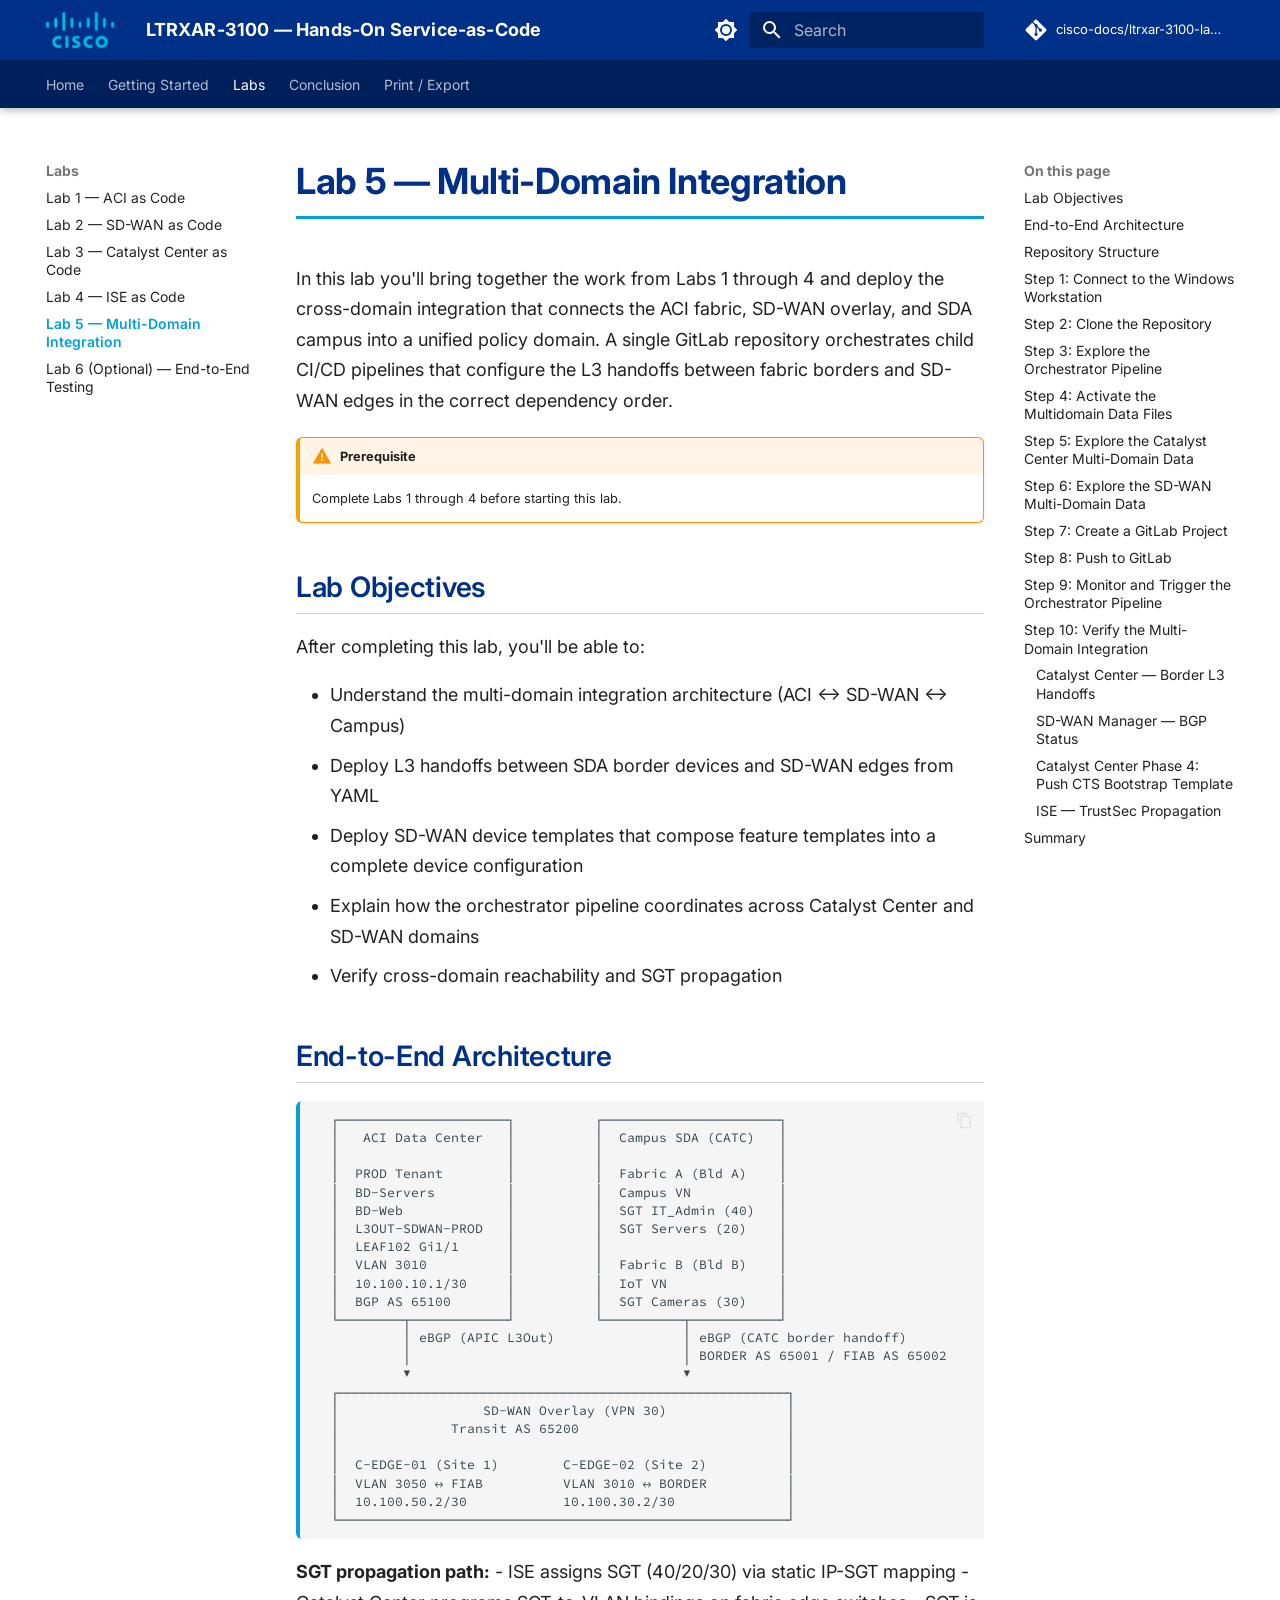
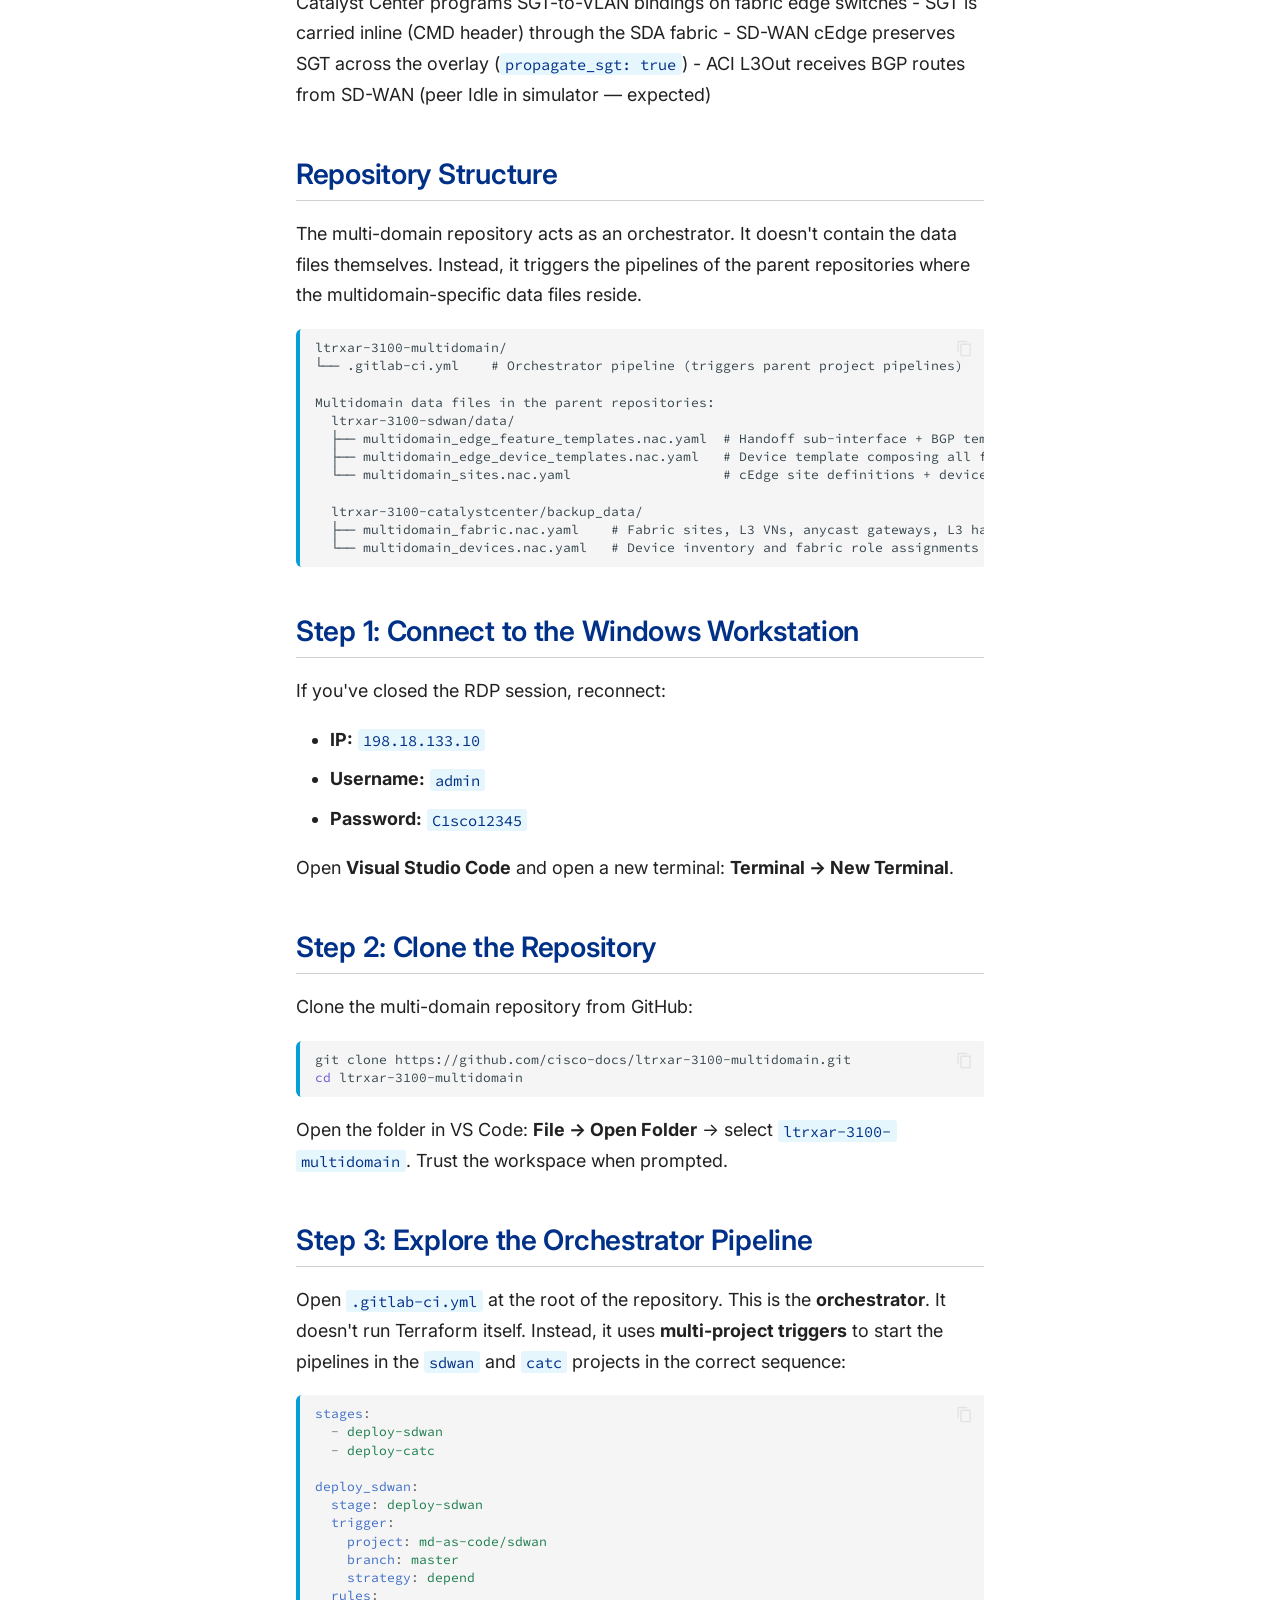
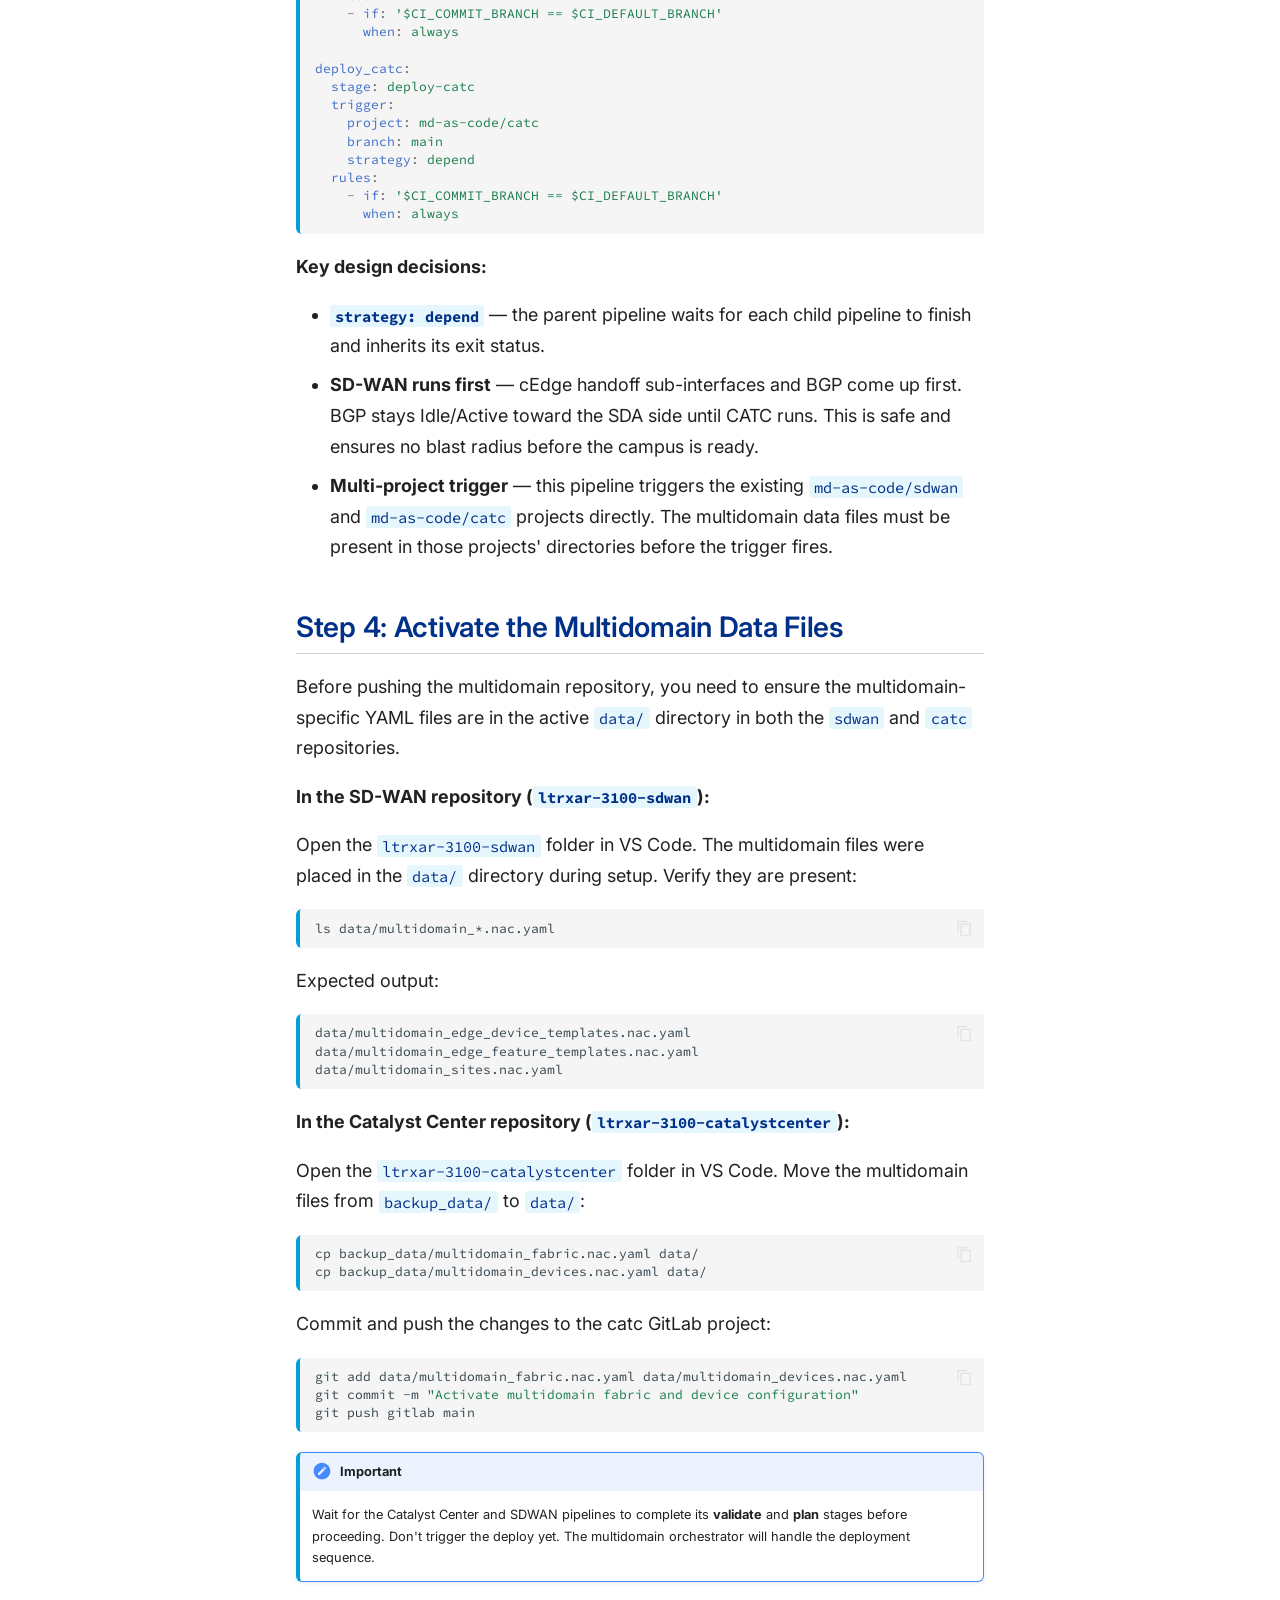
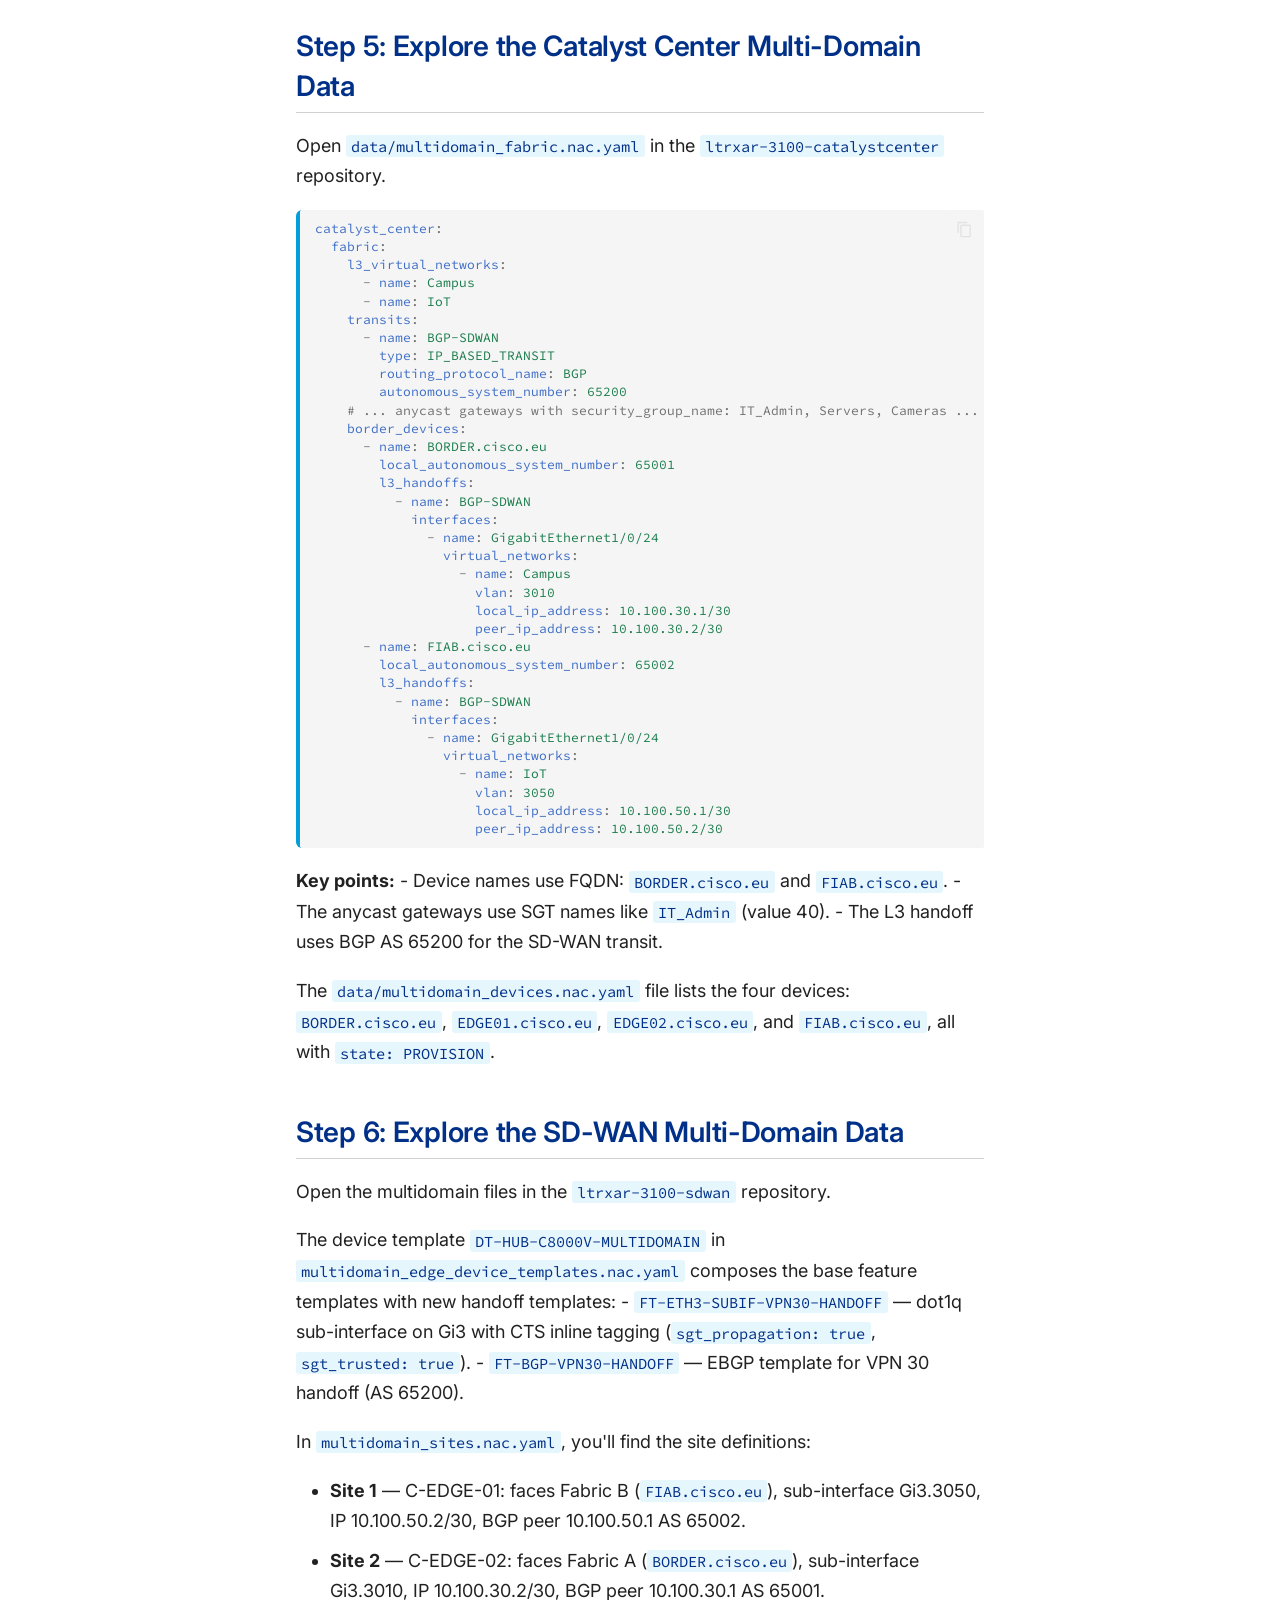
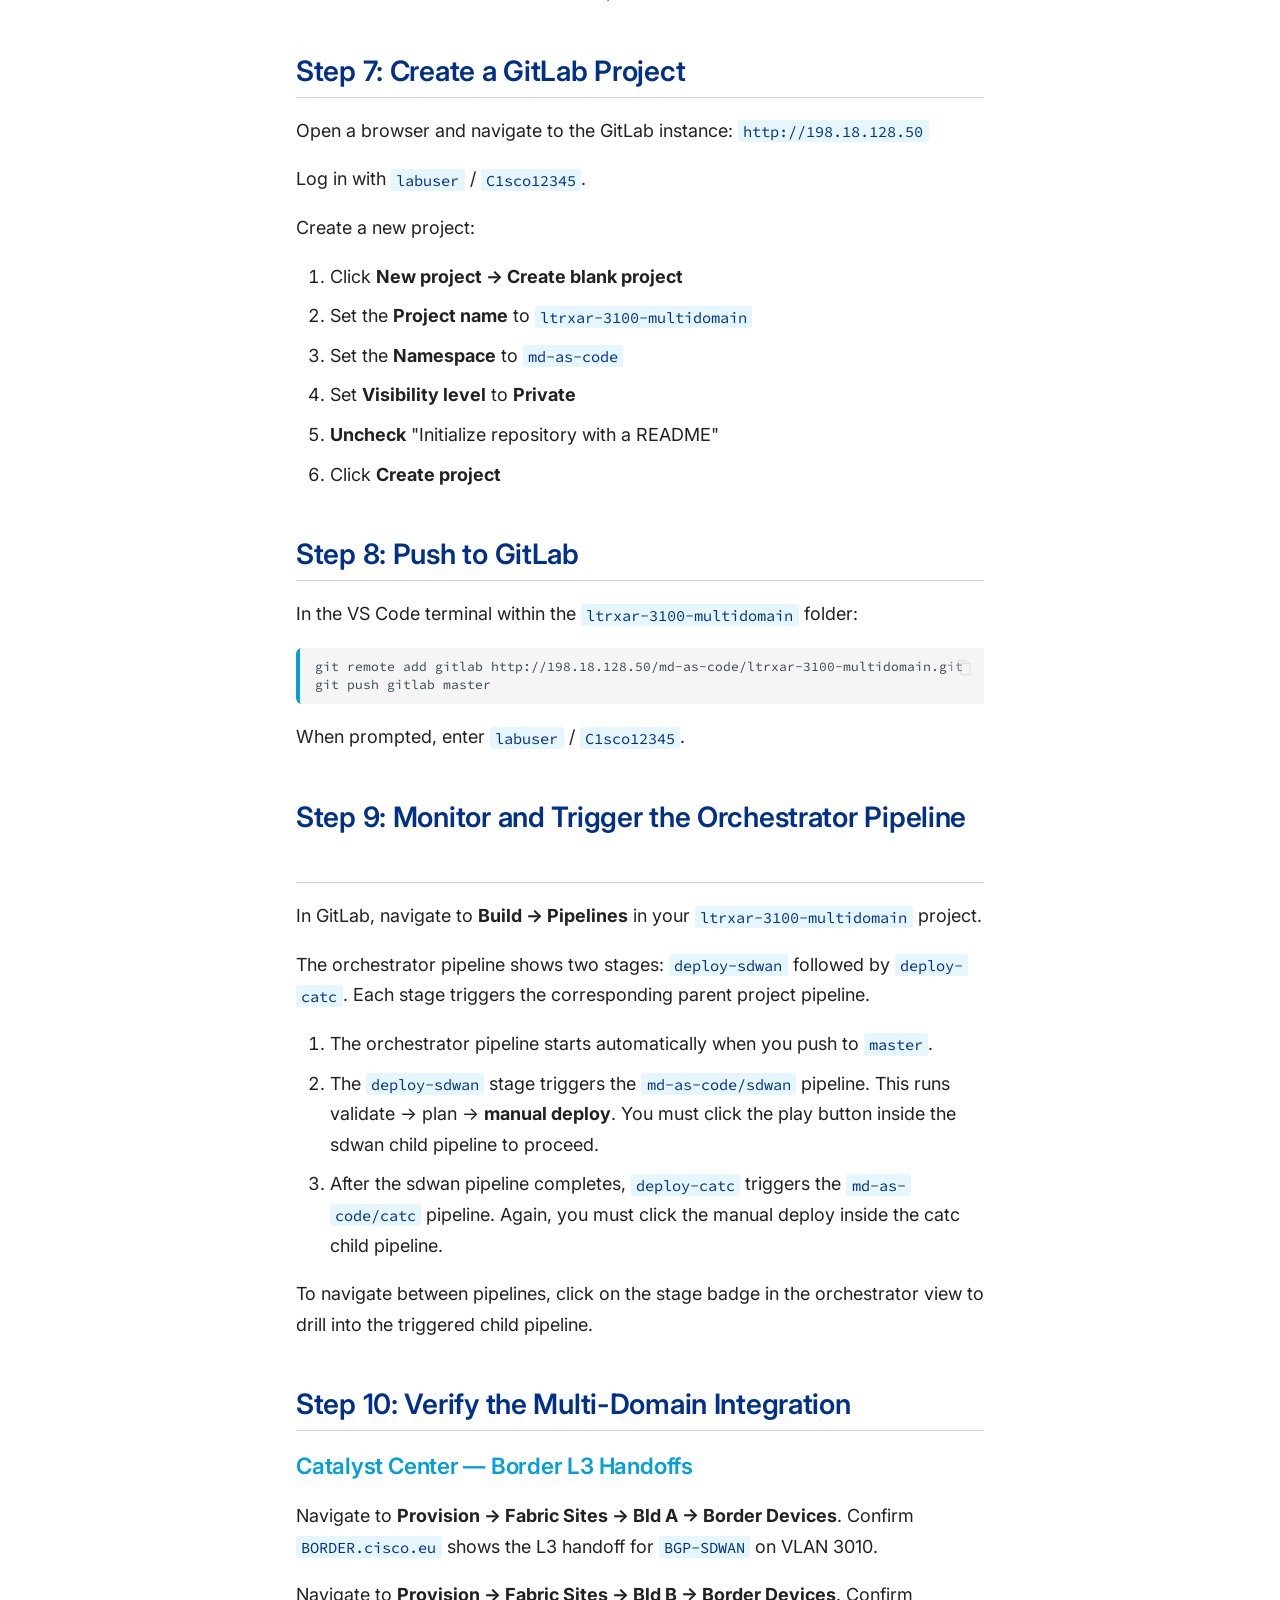
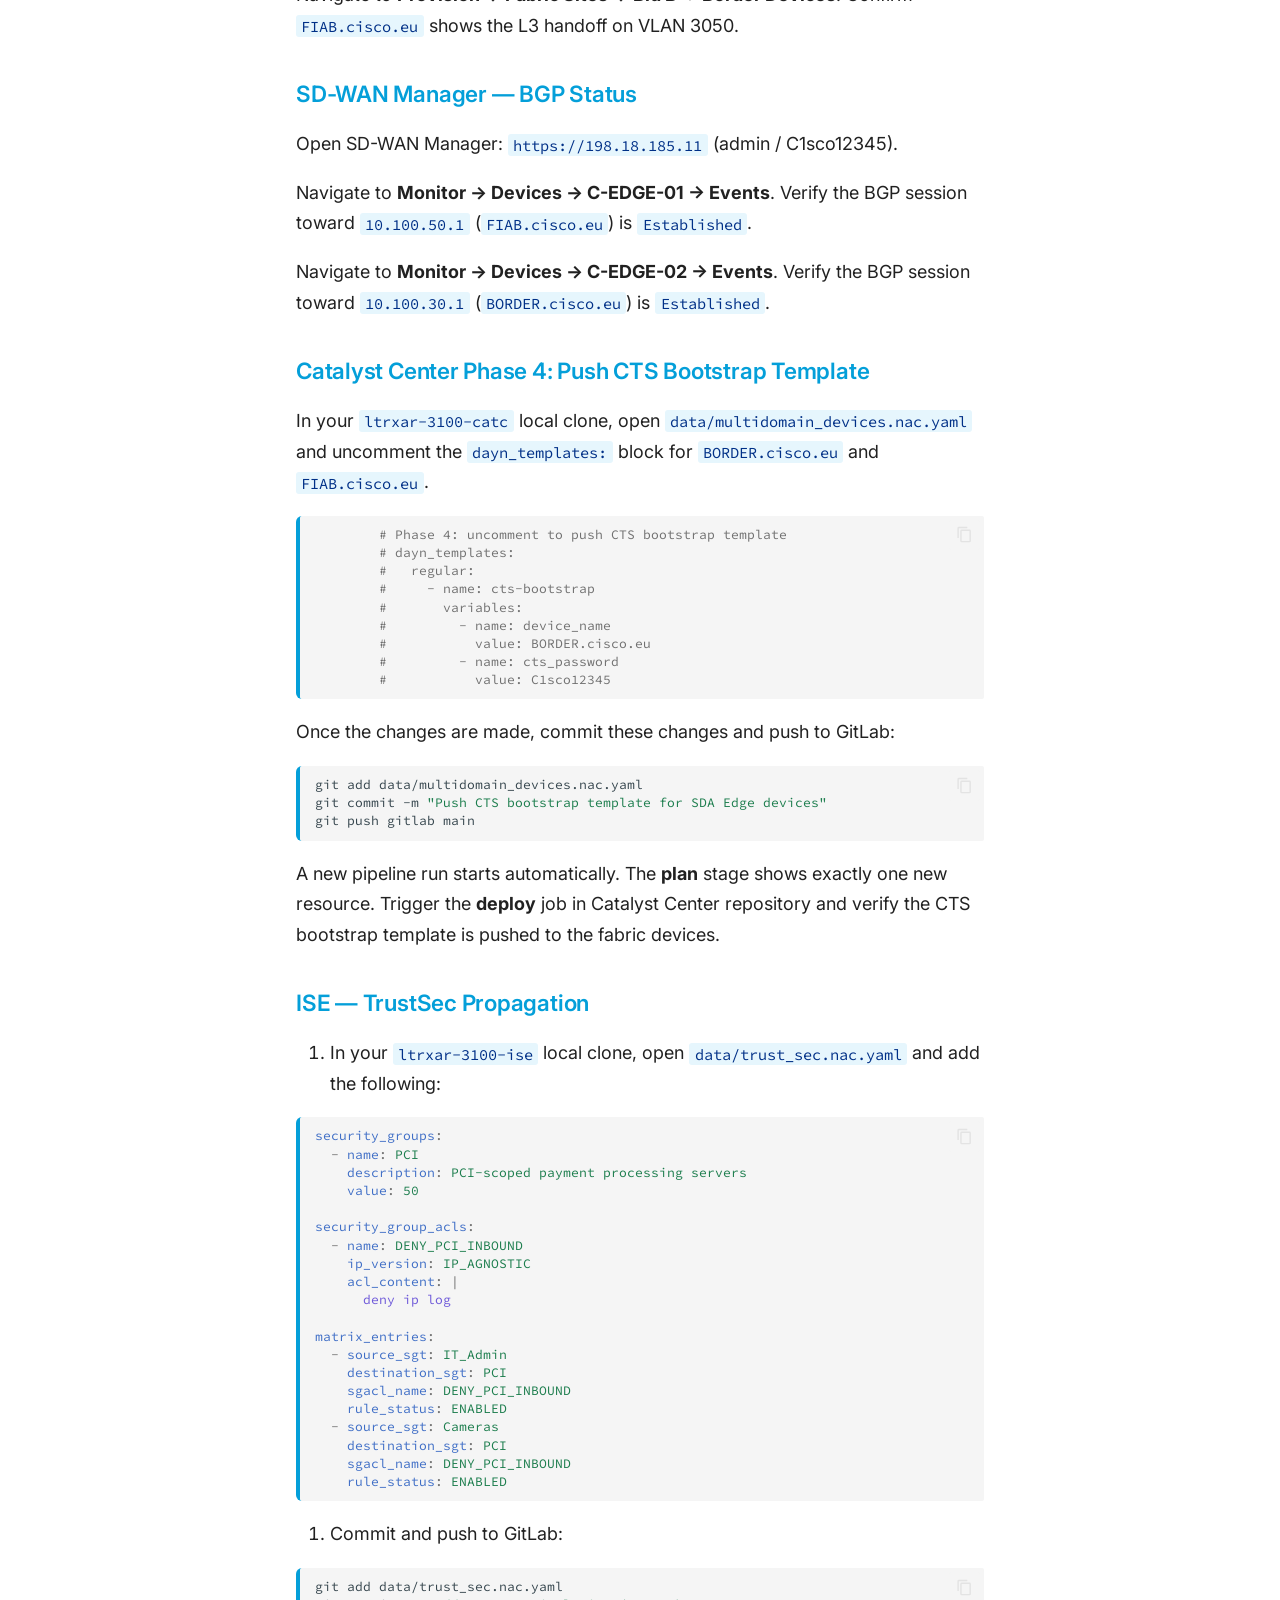
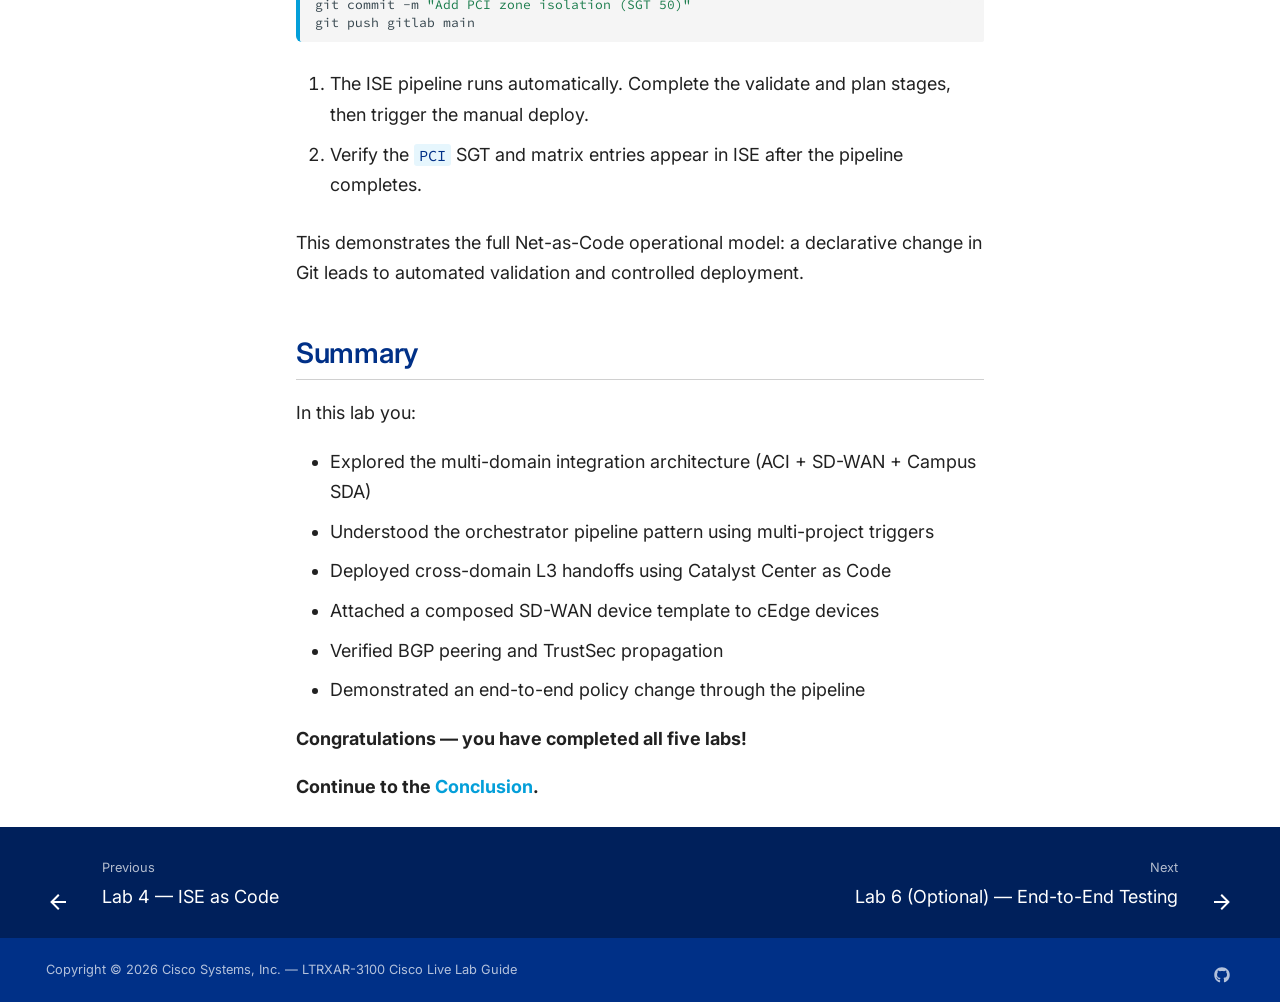
<file: lab5_multidomain/index.html>
<!DOCTYPE html><html lang="en" class="no-js"><head>
    
      <meta charset="utf-8">
      <meta name="viewport" content="width=device-width,initial-scale=1">
      
        <meta name="description" content="Implementing Automation Across Domains: ACI, SD-WAN, and Campus SDA/IOS-XE">
      
      
        <meta name="author" content="Cisco Live">
      
      
        <link rel="canonical" href="https://cisco-docs.github.io/ltrxar-3100-lab-guide/lab5_multidomain/">
      
      
        <link rel="prev" href="../lab4_ise/">
      
      
        <link rel="next" href="../lab6_optional_end_to_end_testing/">
      
      
        
      
      
      <link rel="icon" href="../assets/cisco_logo.png">
      <meta name="generator" content="mkdocs-1.6.1, mkdocs-material-9.7.6">
    
    
      
        <title>Lab 5 — Multi-Domain Integration - LTRXAR-3100 — Hands-On Service-as-Code</title>
      
    
    
      <link rel="stylesheet" href="../assets/stylesheets/main.484c7ddc.min.css">
      
        
        <link rel="stylesheet" href="../assets/stylesheets/palette.ab4e12ef.min.css">
      
      


    
    
      
    
    
      
        
        
        <link rel="preconnect" href="https://fonts.gstatic.com" crossorigin="">
        <link rel="stylesheet" href="https://fonts.googleapis.com/css?family=Inter:300,300i,400,400i,700,700i%7CSource+Code+Pro:400,400i,700,700i&amp;display=fallback">
        <style>:root{--md-text-font:"Inter";--md-code-font:"Source Code Pro"}</style>
      
    
    
      <link rel="stylesheet" href="../css/print-site.css">
    
      <link rel="stylesheet" href="../css/print-site-material.css">
    
      <link rel="stylesheet" href="../stylesheets/cisco.css">
    
    <script>__md_scope=new URL("..",location),__md_hash=e=>[...e].reduce(((e,_)=>(e<<5)-e+_.charCodeAt(0)),0),__md_get=(e,_=localStorage,t=__md_scope)=>JSON.parse(_.getItem(t.pathname+"."+e)),__md_set=(e,_,t=localStorage,a=__md_scope)=>{try{t.setItem(a.pathname+"."+e,JSON.stringify(_))}catch(e){}}</script>
    
      

    
    
  <link href="../assets/stylesheets/glightbox.min.css" rel="stylesheet"><script src="../assets/javascripts/glightbox.min.js"></script><style id="glightbox-style">
            html.glightbox-open { overflow: initial; height: 100%; }
            .gslide-title { margin-top: 0px; user-select: text; }
            .gslide-desc { color: #666; user-select: text; }
            .gslide-image img { background: white; }
            .gscrollbar-fixer { padding-right: 15px; }
            .gdesc-inner { font-size: 0.75rem; }
            body[data-md-color-scheme="slate"] .gdesc-inner { background: var(--md-default-bg-color); }
            body[data-md-color-scheme="slate"] .gslide-title { color: var(--md-default-fg-color); }
            body[data-md-color-scheme="slate"] .gslide-desc { color: var(--md-default-fg-color); }
        </style></head>
  
  
    
    
      
    
    
    
    
    <body dir="ltr" data-md-color-scheme="default" data-md-color-primary="custom" data-md-color-accent="custom">
  
    
    <input class="md-toggle" data-md-toggle="drawer" type="checkbox" id="__drawer" autocomplete="off">
    <input class="md-toggle" data-md-toggle="search" type="checkbox" id="__search" autocomplete="off">
    <label class="md-overlay" for="__drawer"></label>
    <div data-md-component="skip">
      
        
        <a href="#lab-5-multi-domain-integration" class="md-skip">
          Skip to content
        </a>
      
    </div>
    <div data-md-component="announce">
      
    </div>
    
    
      

  

<header class="md-header md-header--shadow md-header--lifted" data-md-component="header">
  <nav class="md-header__inner md-grid" aria-label="Header">
    <a href=".." title="LTRXAR-3100 — Hands-On Service-as-Code" class="md-header__button md-logo" aria-label="LTRXAR-3100 — Hands-On Service-as-Code" data-md-component="logo">
      
  <img src="../assets/cisco_logo.png" alt="logo">

    </a>
    <label class="md-header__button md-icon" for="__drawer">
      
      <svg xmlns="http://www.w3.org/2000/svg" viewBox="0 0 24 24"><path d="M3 6h18v2H3zm0 5h18v2H3zm0 5h18v2H3z"></path></svg>
    </label>
    <div class="md-header__title" data-md-component="header-title">
      <div class="md-header__ellipsis">
        <div class="md-header__topic">
          <span class="md-ellipsis">
            LTRXAR-3100 — Hands-On Service-as-Code
          </span>
        </div>
        <div class="md-header__topic" data-md-component="header-topic">
          <span class="md-ellipsis">
            
              Lab 5 — Multi-Domain Integration
            
          </span>
        </div>
      </div>
    </div>
    
      
        <form class="md-header__option" data-md-component="palette">
  
    
    
    
    <input class="md-option" data-md-color-media="" data-md-color-scheme="default" data-md-color-primary="custom" data-md-color-accent="custom" aria-label="Switch to dark mode" type="radio" name="__palette" id="__palette_0">
    
      <label class="md-header__button md-icon" title="Switch to dark mode" for="__palette_1" hidden="">
        <svg xmlns="http://www.w3.org/2000/svg" viewBox="0 0 24 24"><path d="M12 8a4 4 0 0 0-4 4 4 4 0 0 0 4 4 4 4 0 0 0 4-4 4 4 0 0 0-4-4m0 10a6 6 0 0 1-6-6 6 6 0 0 1 6-6 6 6 0 0 1 6 6 6 6 0 0 1-6 6m8-9.31V4h-4.69L12 .69 8.69 4H4v4.69L.69 12 4 15.31V20h4.69L12 23.31 15.31 20H20v-4.69L23.31 12z"></path></svg>
      </label>
    
  
    
    
    
    <input class="md-option" data-md-color-media="" data-md-color-scheme="slate" data-md-color-primary="custom" data-md-color-accent="custom" aria-label="Switch to light mode" type="radio" name="__palette" id="__palette_1">
    
      <label class="md-header__button md-icon" title="Switch to light mode" for="__palette_0" hidden="">
        <svg xmlns="http://www.w3.org/2000/svg" viewBox="0 0 24 24"><path d="M12 18c-.89 0-1.74-.2-2.5-.55C11.56 16.5 13 14.42 13 12s-1.44-4.5-3.5-5.45C10.26 6.2 11.11 6 12 6a6 6 0 0 1 6 6 6 6 0 0 1-6 6m8-9.31V4h-4.69L12 .69 8.69 4H4v4.69L.69 12 4 15.31V20h4.69L12 23.31 15.31 20H20v-4.69L23.31 12z"></path></svg>
      </label>
    
  
</form>
      
    
    
      <script>var palette=__md_get("__palette");if(palette&&palette.color){if("(prefers-color-scheme)"===palette.color.media){var media=matchMedia("(prefers-color-scheme: light)"),input=document.querySelector(media.matches?"[data-md-color-media='(prefers-color-scheme: light)']":"[data-md-color-media='(prefers-color-scheme: dark)']");palette.color.media=input.getAttribute("data-md-color-media"),palette.color.scheme=input.getAttribute("data-md-color-scheme"),palette.color.primary=input.getAttribute("data-md-color-primary"),palette.color.accent=input.getAttribute("data-md-color-accent")}for(var[key,value]of Object.entries(palette.color))document.body.setAttribute("data-md-color-"+key,value)}</script>
    
    
    
      
      
        <label class="md-header__button md-icon" for="__search">
          
          <svg xmlns="http://www.w3.org/2000/svg" viewBox="0 0 24 24"><path d="M9.5 3A6.5 6.5 0 0 1 16 9.5c0 1.61-.59 3.09-1.56 4.23l.27.27h.79l5 5-1.5 1.5-5-5v-.79l-.27-.27A6.52 6.52 0 0 1 9.5 16 6.5 6.5 0 0 1 3 9.5 6.5 6.5 0 0 1 9.5 3m0 2C7 5 5 7 5 9.5S7 14 9.5 14 14 12 14 9.5 12 5 9.5 5"></path></svg>
        </label>
        <div class="md-search" data-md-component="search" role="dialog">
  <label class="md-search__overlay" for="__search"></label>
  <div class="md-search__inner" role="search">
    <form class="md-search__form" name="search">
      <input type="text" class="md-search__input" name="query" aria-label="Search" placeholder="Search" autocapitalize="off" autocorrect="off" autocomplete="off" spellcheck="false" data-md-component="search-query" required="">
      <label class="md-search__icon md-icon" for="__search">
        
        <svg xmlns="http://www.w3.org/2000/svg" viewBox="0 0 24 24"><path d="M9.5 3A6.5 6.5 0 0 1 16 9.5c0 1.61-.59 3.09-1.56 4.23l.27.27h.79l5 5-1.5 1.5-5-5v-.79l-.27-.27A6.52 6.52 0 0 1 9.5 16 6.5 6.5 0 0 1 3 9.5 6.5 6.5 0 0 1 9.5 3m0 2C7 5 5 7 5 9.5S7 14 9.5 14 14 12 14 9.5 12 5 9.5 5"></path></svg>
        
        <svg xmlns="http://www.w3.org/2000/svg" viewBox="0 0 24 24"><path d="M20 11v2H8l5.5 5.5-1.42 1.42L4.16 12l7.92-7.92L13.5 5.5 8 11z"></path></svg>
      </label>
      <nav class="md-search__options" aria-label="Search">
        
          <a href="javascript:void(0)" class="md-search__icon md-icon" title="Share" aria-label="Share" data-clipboard="" data-clipboard-text="" data-md-component="search-share" tabindex="-1">
            
            <svg xmlns="http://www.w3.org/2000/svg" viewBox="0 0 24 24"><path d="M18 16.08c-.76 0-1.44.3-1.96.77L8.91 12.7c.05-.23.09-.46.09-.7s-.04-.47-.09-.7l7.05-4.11c.54.5 1.25.81 2.04.81a3 3 0 0 0 3-3 3 3 0 0 0-3-3 3 3 0 0 0-3 3c0 .24.04.47.09.7L8.04 9.81C7.5 9.31 6.79 9 6 9a3 3 0 0 0-3 3 3 3 0 0 0 3 3c.79 0 1.5-.31 2.04-.81l7.12 4.15c-.05.21-.08.43-.08.66 0 1.61 1.31 2.91 2.92 2.91s2.92-1.3 2.92-2.91A2.92 2.92 0 0 0 18 16.08"></path></svg>
          </a>
        
        <button type="reset" class="md-search__icon md-icon" title="Clear" aria-label="Clear" tabindex="-1">
          
          <svg xmlns="http://www.w3.org/2000/svg" viewBox="0 0 24 24"><path d="M19 6.41 17.59 5 12 10.59 6.41 5 5 6.41 10.59 12 5 17.59 6.41 19 12 13.41 17.59 19 19 17.59 13.41 12z"></path></svg>
        </button>
      </nav>
      
        <div class="md-search__suggest" data-md-component="search-suggest"></div>
      
    </form>
    <div class="md-search__output">
      <div class="md-search__scrollwrap" tabindex="0" data-md-scrollfix="">
        <div class="md-search-result" data-md-component="search-result">
          <div class="md-search-result__meta">
            Initializing search
          </div>
          <ol class="md-search-result__list" role="presentation"></ol>
        </div>
      </div>
    </div>
  </div>
</div>
      
    
    
      <div class="md-header__source">
        <a href="https://github.com/cisco-docs/ltrxar-3100-lab-guide" title="Go to repository" class="md-source" data-md-component="source">
  <div class="md-source__icon md-icon">
    
    <svg xmlns="http://www.w3.org/2000/svg" viewBox="0 0 448 512"><!--! Font Awesome Free 7.1.0 by @fontawesome - https://fontawesome.com License - https://fontawesome.com/license/free (Icons: CC BY 4.0, Fonts: SIL OFL 1.1, Code: MIT License) Copyright 2025 Fonticons, Inc.--><path d="M439.6 236.1 244 40.5c-5.4-5.5-12.8-8.5-20.4-8.5s-15 3-20.4 8.4L162.5 81l51.5 51.5c27.1-9.1 52.7 16.8 43.4 43.7l49.7 49.7c34.2-11.8 61.2 31 35.5 56.7-26.5 26.5-70.2-2.9-56-37.3L240.3 199v121.9c25.3 12.5 22.3 41.8 9.1 55-6.4 6.4-15.2 10.1-24.3 10.1s-17.8-3.6-24.3-10.1c-17.6-17.6-11.1-46.9 11.2-56v-123c-20.8-8.5-24.6-30.7-18.6-45L142.6 101 8.5 235.1C3 240.6 0 247.9 0 255.5s3 15 8.5 20.4l195.6 195.7c5.4 5.4 12.7 8.4 20.4 8.4s15-3 20.4-8.4l194.7-194.7c5.4-5.4 8.4-12.8 8.4-20.4s-3-15-8.4-20.4"></path></svg>
  </div>
  <div class="md-source__repository">
    cisco-docs/ltrxar-3100-lab-guide
  </div>
</a>
      </div>
    
  </nav>
  
    
      
<nav class="md-tabs" aria-label="Tabs" data-md-component="tabs">
  <div class="md-grid">
    <ul class="md-tabs__list">
      
        
  
  
  
  
    <li class="md-tabs__item">
      <a href=".." class="md-tabs__link">
        
  
  
    
  
  Home

      </a>
    </li>
  

      
        
  
  
  
  
    
    
      <li class="md-tabs__item">
        <a href="../overview/" class="md-tabs__link">
          
  
  
    
  
  Getting Started

        </a>
      </li>
    
  

      
        
  
  
  
    
  
  
    
    
      <li class="md-tabs__item md-tabs__item--active">
        <a href="../lab1_aci/" class="md-tabs__link">
          
  
  
    
  
  Labs

        </a>
      </li>
    
  

      
        
  
  
  
  
    <li class="md-tabs__item">
      <a href="../conclusion/" class="md-tabs__link">
        
  
  
    
  
  Conclusion

      </a>
    </li>
  

      
        
  
  
  
  
    <li class="md-tabs__item">
      <a href="../print_page/" class="md-tabs__link">
        
  
  
    
  
  Print / Export

      </a>
    </li>
  

      
    </ul>
  </div>
</nav>
    
  
</header>
    
    <div class="md-container" data-md-component="container">
      
      
        
      
      <main class="md-main" data-md-component="main">
        <div class="md-main__inner md-grid">
          
            
              
              <div class="md-sidebar md-sidebar--primary" data-md-component="sidebar" data-md-type="navigation">
                <div class="md-sidebar__scrollwrap">
                  <div class="md-sidebar__inner">
                    


  


<nav class="md-nav md-nav--primary md-nav--lifted" aria-label="Navigation" data-md-level="0">
  <label class="md-nav__title" for="__drawer">
    <a href=".." title="LTRXAR-3100 — Hands-On Service-as-Code" class="md-nav__button md-logo" aria-label="LTRXAR-3100 — Hands-On Service-as-Code" data-md-component="logo">
      
  <img src="../assets/cisco_logo.png" alt="logo">

    </a>
    LTRXAR-3100 — Hands-On Service-as-Code
  </label>
  
    <div class="md-nav__source">
      <a href="https://github.com/cisco-docs/ltrxar-3100-lab-guide" title="Go to repository" class="md-source" data-md-component="source">
  <div class="md-source__icon md-icon">
    
    <svg xmlns="http://www.w3.org/2000/svg" viewBox="0 0 448 512"><!--! Font Awesome Free 7.1.0 by @fontawesome - https://fontawesome.com License - https://fontawesome.com/license/free (Icons: CC BY 4.0, Fonts: SIL OFL 1.1, Code: MIT License) Copyright 2025 Fonticons, Inc.--><path d="M439.6 236.1 244 40.5c-5.4-5.5-12.8-8.5-20.4-8.5s-15 3-20.4 8.4L162.5 81l51.5 51.5c27.1-9.1 52.7 16.8 43.4 43.7l49.7 49.7c34.2-11.8 61.2 31 35.5 56.7-26.5 26.5-70.2-2.9-56-37.3L240.3 199v121.9c25.3 12.5 22.3 41.8 9.1 55-6.4 6.4-15.2 10.1-24.3 10.1s-17.8-3.6-24.3-10.1c-17.6-17.6-11.1-46.9 11.2-56v-123c-20.8-8.5-24.6-30.7-18.6-45L142.6 101 8.5 235.1C3 240.6 0 247.9 0 255.5s3 15 8.5 20.4l195.6 195.7c5.4 5.4 12.7 8.4 20.4 8.4s15-3 20.4-8.4l194.7-194.7c5.4-5.4 8.4-12.8 8.4-20.4s-3-15-8.4-20.4"></path></svg>
  </div>
  <div class="md-source__repository">
    cisco-docs/ltrxar-3100-lab-guide
  </div>
</a>
    </div>
  
  <ul class="md-nav__list" data-md-scrollfix="">
    
      
      
  
  
  
  
    <li class="md-nav__item">
      <a href=".." class="md-nav__link">
        
  
  
  <span class="md-ellipsis">
    
  
    Home
  

    
  </span>
  
  

      </a>
    </li>
  

    
      
      
  
  
  
  
    
    
      
        
      
        
      
    
    
    
      
      
        
      
    
    
    <li class="md-nav__item md-nav__item--nested">
      
        
        
          
        
        <input class="md-nav__toggle md-toggle md-toggle--indeterminate" type="checkbox" id="__nav_2">
        
          
          <label class="md-nav__link" for="__nav_2" id="__nav_2_label" tabindex="0">
            
  
  
  <span class="md-ellipsis">
    
  
    Getting Started
  

    
  </span>
  
  

            <span class="md-nav__icon md-icon"></span>
          </label>
        
        <nav class="md-nav" data-md-level="1" aria-labelledby="__nav_2_label" aria-expanded="false">
          <label class="md-nav__title" for="__nav_2">
            <span class="md-nav__icon md-icon"></span>
            
  
    Getting Started
  

          </label>
          <ul class="md-nav__list" data-md-scrollfix="">
            
              
                
  
  
  
  
    <li class="md-nav__item">
      <a href="../overview/" class="md-nav__link">
        
  
  
  <span class="md-ellipsis">
    
  
    Overview
  

    
  </span>
  
  

      </a>
    </li>
  

              
            
              
                
  
  
  
  
    <li class="md-nav__item">
      <a href="../introduction/" class="md-nav__link">
        
  
  
  <span class="md-ellipsis">
    
  
    Introduction
  

    
  </span>
  
  

      </a>
    </li>
  

              
            
          </ul>
        </nav>
      
    </li>
  

    
      
      
  
  
    
  
  
  
    
    
      
        
      
        
      
        
      
        
      
        
      
        
      
    
    
    
      
        
        
      
      
        
      
    
    
    <li class="md-nav__item md-nav__item--active md-nav__item--section md-nav__item--nested">
      
        
        
        <input class="md-nav__toggle md-toggle " type="checkbox" id="__nav_3" checked="">
        
          
          <label class="md-nav__link" for="__nav_3" id="__nav_3_label" tabindex="">
            
  
  
  <span class="md-ellipsis">
    
  
    Labs
  

    
  </span>
  
  

            <span class="md-nav__icon md-icon"></span>
          </label>
        
        <nav class="md-nav" data-md-level="1" aria-labelledby="__nav_3_label" aria-expanded="true">
          <label class="md-nav__title" for="__nav_3">
            <span class="md-nav__icon md-icon"></span>
            
  
    Labs
  

          </label>
          <ul class="md-nav__list" data-md-scrollfix="">
            
              
                
  
  
  
  
    <li class="md-nav__item">
      <a href="../lab1_aci/" class="md-nav__link">
        
  
  
  <span class="md-ellipsis">
    
  
    Lab 1 — ACI as Code
  

    
  </span>
  
  

      </a>
    </li>
  

              
            
              
                
  
  
  
  
    <li class="md-nav__item">
      <a href="../lab2_sdwan/" class="md-nav__link">
        
  
  
  <span class="md-ellipsis">
    
  
    Lab 2 — SD-WAN as Code
  

    
  </span>
  
  

      </a>
    </li>
  

              
            
              
                
  
  
  
  
    <li class="md-nav__item">
      <a href="../lab3_catc/" class="md-nav__link">
        
  
  
  <span class="md-ellipsis">
    
  
    Lab 3 — Catalyst Center as Code
  

    
  </span>
  
  

      </a>
    </li>
  

              
            
              
                
  
  
  
  
    <li class="md-nav__item">
      <a href="../lab4_ise/" class="md-nav__link">
        
  
  
  <span class="md-ellipsis">
    
  
    Lab 4 — ISE as Code
  

    
  </span>
  
  

      </a>
    </li>
  

              
            
              
                
  
  
    
  
  
  
    <li class="md-nav__item md-nav__item--active">
      
      <input class="md-nav__toggle md-toggle" type="checkbox" id="__toc">
      
      
        
      
      
        <label class="md-nav__link md-nav__link--active" for="__toc">
          
  
  
  <span class="md-ellipsis">
    
  
    Lab 5 — Multi-Domain Integration
  

    
  </span>
  
  

          <span class="md-nav__icon md-icon"></span>
        </label>
      
      <a href="./" class="md-nav__link md-nav__link--active">
        
  
  
  <span class="md-ellipsis">
    
  
    Lab 5 — Multi-Domain Integration
  

    
  </span>
  
  

      </a>
      
        

  

<nav class="md-nav md-nav--secondary" aria-label="On this page">
  
  
  
    
  
  
    <label class="md-nav__title" for="__toc">
      <span class="md-nav__icon md-icon"></span>
      On this page
    </label>
    <ul class="md-nav__list" data-md-component="toc" data-md-scrollfix="">
      
        <li class="md-nav__item">
  <a href="#lab-objectives" class="md-nav__link">
    <span class="md-ellipsis">
      
        Lab Objectives
      
    </span>
  </a>
  
</li>
      
        <li class="md-nav__item">
  <a href="#end-to-end-architecture" class="md-nav__link">
    <span class="md-ellipsis">
      
        End-to-End Architecture
      
    </span>
  </a>
  
</li>
      
        <li class="md-nav__item">
  <a href="#repository-structure" class="md-nav__link">
    <span class="md-ellipsis">
      
        Repository Structure
      
    </span>
  </a>
  
</li>
      
        <li class="md-nav__item">
  <a href="#step-1-connect-to-the-windows-workstation" class="md-nav__link">
    <span class="md-ellipsis">
      
        Step 1: Connect to the Windows Workstation
      
    </span>
  </a>
  
</li>
      
        <li class="md-nav__item">
  <a href="#step-2-clone-the-repository" class="md-nav__link">
    <span class="md-ellipsis">
      
        Step 2: Clone the Repository
      
    </span>
  </a>
  
</li>
      
        <li class="md-nav__item">
  <a href="#step-3-explore-the-orchestrator-pipeline" class="md-nav__link">
    <span class="md-ellipsis">
      
        Step 3: Explore the Orchestrator Pipeline
      
    </span>
  </a>
  
</li>
      
        <li class="md-nav__item">
  <a href="#step-4-activate-the-multidomain-data-files" class="md-nav__link">
    <span class="md-ellipsis">
      
        Step 4: Activate the Multidomain Data Files
      
    </span>
  </a>
  
</li>
      
        <li class="md-nav__item">
  <a href="#step-5-explore-the-catalyst-center-multi-domain-data" class="md-nav__link">
    <span class="md-ellipsis">
      
        Step 5: Explore the Catalyst Center Multi-Domain Data
      
    </span>
  </a>
  
</li>
      
        <li class="md-nav__item">
  <a href="#step-6-explore-the-sd-wan-multi-domain-data" class="md-nav__link">
    <span class="md-ellipsis">
      
        Step 6: Explore the SD-WAN Multi-Domain Data
      
    </span>
  </a>
  
</li>
      
        <li class="md-nav__item">
  <a href="#step-7-create-a-gitlab-project" class="md-nav__link">
    <span class="md-ellipsis">
      
        Step 7: Create a GitLab Project
      
    </span>
  </a>
  
</li>
      
        <li class="md-nav__item">
  <a href="#step-8-push-to-gitlab" class="md-nav__link">
    <span class="md-ellipsis">
      
        Step 8: Push to GitLab
      
    </span>
  </a>
  
</li>
      
        <li class="md-nav__item">
  <a href="#step-9-monitor-and-trigger-the-orchestrator-pipeline" class="md-nav__link">
    <span class="md-ellipsis">
      
        Step 9: Monitor and Trigger the Orchestrator Pipeline
      
    </span>
  </a>
  
</li>
      
        <li class="md-nav__item">
  <a href="#step-10-verify-the-multi-domain-integration" class="md-nav__link">
    <span class="md-ellipsis">
      
        Step 10: Verify the Multi-Domain Integration
      
    </span>
  </a>
  
    <nav class="md-nav" aria-label="Step 10: Verify the Multi-Domain Integration">
      <ul class="md-nav__list">
        
          <li class="md-nav__item">
  <a href="#catalyst-center-border-l3-handoffs" class="md-nav__link">
    <span class="md-ellipsis">
      
        Catalyst Center — Border L3 Handoffs
      
    </span>
  </a>
  
</li>
        
          <li class="md-nav__item">
  <a href="#sd-wan-manager-bgp-status" class="md-nav__link">
    <span class="md-ellipsis">
      
        SD-WAN Manager — BGP Status
      
    </span>
  </a>
  
</li>
        
          <li class="md-nav__item">
  <a href="#catalyst-center-phase-4-push-cts-bootstrap-template" class="md-nav__link">
    <span class="md-ellipsis">
      
        Catalyst Center Phase 4: Push CTS Bootstrap Template
      
    </span>
  </a>
  
</li>
        
          <li class="md-nav__item">
  <a href="#ise-trustsec-propagation" class="md-nav__link">
    <span class="md-ellipsis">
      
        ISE — TrustSec Propagation
      
    </span>
  </a>
  
</li>
        
      </ul>
    </nav>
  
</li>
      
        <li class="md-nav__item">
  <a href="#summary" class="md-nav__link">
    <span class="md-ellipsis">
      
        Summary
      
    </span>
  </a>
  
</li>
      
    </ul>
  
</nav>
      
    </li>
  

              
            
              
                
  
  
  
  
    <li class="md-nav__item">
      <a href="../lab6_optional_end_to_end_testing/" class="md-nav__link">
        
  
  
  <span class="md-ellipsis">
    
  
    Lab 6 (Optional) — End-to-End Testing
  

    
  </span>
  
  

      </a>
    </li>
  

              
            
          </ul>
        </nav>
      
    </li>
  

    
      
      
  
  
  
  
    <li class="md-nav__item">
      <a href="../conclusion/" class="md-nav__link">
        
  
  
  <span class="md-ellipsis">
    
  
    Conclusion
  

    
  </span>
  
  

      </a>
    </li>
  

    
      
      
  
  
  
  
    <li class="md-nav__item">
      <a href="../print_page/" class="md-nav__link">
        
  
  
  <span class="md-ellipsis">
    
  
    Print / Export
  

    
  </span>
  
  

      </a>
    </li>
  

    
  </ul>
</nav>
                  </div>
                </div>
              </div>
            
            
              
              <div class="md-sidebar md-sidebar--secondary" data-md-component="sidebar" data-md-type="toc">
                <div class="md-sidebar__scrollwrap">
                  <div class="md-sidebar__inner">
                    

  

<nav class="md-nav md-nav--secondary" aria-label="On this page">
  
  
  
    
  
  
    <label class="md-nav__title" for="__toc">
      <span class="md-nav__icon md-icon"></span>
      On this page
    </label>
    <ul class="md-nav__list" data-md-component="toc" data-md-scrollfix="">
      
        <li class="md-nav__item">
  <a href="#lab-objectives" class="md-nav__link">
    <span class="md-ellipsis">
      
        Lab Objectives
      
    </span>
  </a>
  
</li>
      
        <li class="md-nav__item">
  <a href="#end-to-end-architecture" class="md-nav__link">
    <span class="md-ellipsis">
      
        End-to-End Architecture
      
    </span>
  </a>
  
</li>
      
        <li class="md-nav__item">
  <a href="#repository-structure" class="md-nav__link">
    <span class="md-ellipsis">
      
        Repository Structure
      
    </span>
  </a>
  
</li>
      
        <li class="md-nav__item">
  <a href="#step-1-connect-to-the-windows-workstation" class="md-nav__link">
    <span class="md-ellipsis">
      
        Step 1: Connect to the Windows Workstation
      
    </span>
  </a>
  
</li>
      
        <li class="md-nav__item">
  <a href="#step-2-clone-the-repository" class="md-nav__link">
    <span class="md-ellipsis">
      
        Step 2: Clone the Repository
      
    </span>
  </a>
  
</li>
      
        <li class="md-nav__item">
  <a href="#step-3-explore-the-orchestrator-pipeline" class="md-nav__link">
    <span class="md-ellipsis">
      
        Step 3: Explore the Orchestrator Pipeline
      
    </span>
  </a>
  
</li>
      
        <li class="md-nav__item">
  <a href="#step-4-activate-the-multidomain-data-files" class="md-nav__link">
    <span class="md-ellipsis">
      
        Step 4: Activate the Multidomain Data Files
      
    </span>
  </a>
  
</li>
      
        <li class="md-nav__item">
  <a href="#step-5-explore-the-catalyst-center-multi-domain-data" class="md-nav__link">
    <span class="md-ellipsis">
      
        Step 5: Explore the Catalyst Center Multi-Domain Data
      
    </span>
  </a>
  
</li>
      
        <li class="md-nav__item">
  <a href="#step-6-explore-the-sd-wan-multi-domain-data" class="md-nav__link">
    <span class="md-ellipsis">
      
        Step 6: Explore the SD-WAN Multi-Domain Data
      
    </span>
  </a>
  
</li>
      
        <li class="md-nav__item">
  <a href="#step-7-create-a-gitlab-project" class="md-nav__link">
    <span class="md-ellipsis">
      
        Step 7: Create a GitLab Project
      
    </span>
  </a>
  
</li>
      
        <li class="md-nav__item">
  <a href="#step-8-push-to-gitlab" class="md-nav__link">
    <span class="md-ellipsis">
      
        Step 8: Push to GitLab
      
    </span>
  </a>
  
</li>
      
        <li class="md-nav__item">
  <a href="#step-9-monitor-and-trigger-the-orchestrator-pipeline" class="md-nav__link">
    <span class="md-ellipsis">
      
        Step 9: Monitor and Trigger the Orchestrator Pipeline
      
    </span>
  </a>
  
</li>
      
        <li class="md-nav__item">
  <a href="#step-10-verify-the-multi-domain-integration" class="md-nav__link">
    <span class="md-ellipsis">
      
        Step 10: Verify the Multi-Domain Integration
      
    </span>
  </a>
  
    <nav class="md-nav" aria-label="Step 10: Verify the Multi-Domain Integration">
      <ul class="md-nav__list">
        
          <li class="md-nav__item">
  <a href="#catalyst-center-border-l3-handoffs" class="md-nav__link">
    <span class="md-ellipsis">
      
        Catalyst Center — Border L3 Handoffs
      
    </span>
  </a>
  
</li>
        
          <li class="md-nav__item">
  <a href="#sd-wan-manager-bgp-status" class="md-nav__link">
    <span class="md-ellipsis">
      
        SD-WAN Manager — BGP Status
      
    </span>
  </a>
  
</li>
        
          <li class="md-nav__item">
  <a href="#catalyst-center-phase-4-push-cts-bootstrap-template" class="md-nav__link">
    <span class="md-ellipsis">
      
        Catalyst Center Phase 4: Push CTS Bootstrap Template
      
    </span>
  </a>
  
</li>
        
          <li class="md-nav__item">
  <a href="#ise-trustsec-propagation" class="md-nav__link">
    <span class="md-ellipsis">
      
        ISE — TrustSec Propagation
      
    </span>
  </a>
  
</li>
        
      </ul>
    </nav>
  
</li>
      
        <li class="md-nav__item">
  <a href="#summary" class="md-nav__link">
    <span class="md-ellipsis">
      
        Summary
      
    </span>
  </a>
  
</li>
      
    </ul>
  
</nav>
                  </div>
                </div>
              </div>
            
          
          
            <div class="md-content" data-md-component="content">
              
              <article class="md-content__inner md-typeset">
                
                  



<h1 id="lab-5-multi-domain-integration">Lab 5 — Multi-Domain Integration<a class="headerlink" href="#lab-5-multi-domain-integration" title="Permanent link">¶</a></h1>
<p>In this lab you'll bring together the work from Labs 1 through 4 and deploy the cross-domain integration that connects the ACI fabric, SD-WAN overlay, and SDA campus into a unified policy domain. A single GitLab repository orchestrates child CI/CD pipelines that configure the L3 handoffs between fabric borders and SD-WAN edges in the correct dependency order.</p>
<div class="admonition warning">
<p class="admonition-title">Prerequisite</p>
<p>Complete Labs 1 through 4 before starting this lab.</p>
</div>
<h2 id="lab-objectives">Lab Objectives<a class="headerlink" href="#lab-objectives" title="Permanent link">¶</a></h2>
<p>After completing this lab, you'll be able to:</p>
<ul>
<li>Understand the multi-domain integration architecture (ACI ↔ SD-WAN ↔ Campus)</li>
<li>Deploy L3 handoffs between SDA border devices and SD-WAN edges from YAML</li>
<li>Deploy SD-WAN device templates that compose feature templates into a complete device configuration</li>
<li>Explain how the orchestrator pipeline coordinates across Catalyst Center and SD-WAN domains</li>
<li>Verify cross-domain reachability and SGT propagation</li>
</ul>
<h2 id="end-to-end-architecture">End-to-End Architecture<a class="headerlink" href="#end-to-end-architecture" title="Permanent link">¶</a></h2>
<div class="language-text highlight"><pre><span></span><code><span id="__span-0-1"><a id="__codelineno-0-1" name="__codelineno-0-1" href="#__codelineno-0-1"></a>  ┌─────────────────────┐          ┌──────────────────────┐
</span><span id="__span-0-2"><a id="__codelineno-0-2" name="__codelineno-0-2" href="#__codelineno-0-2"></a>  │   ACI Data Center   │          │  Campus SDA (CATC)   │
</span><span id="__span-0-3"><a id="__codelineno-0-3" name="__codelineno-0-3" href="#__codelineno-0-3"></a>  │                     │          │                      │
</span><span id="__span-0-4"><a id="__codelineno-0-4" name="__codelineno-0-4" href="#__codelineno-0-4"></a>  │  PROD Tenant        │          │  Fabric A (Bld A)    │
</span><span id="__span-0-5"><a id="__codelineno-0-5" name="__codelineno-0-5" href="#__codelineno-0-5"></a>  │  BD-Servers         │          │  Campus VN           │
</span><span id="__span-0-6"><a id="__codelineno-0-6" name="__codelineno-0-6" href="#__codelineno-0-6"></a>  │  BD-Web             │          │  SGT IT_Admin (40)   │
</span><span id="__span-0-7"><a id="__codelineno-0-7" name="__codelineno-0-7" href="#__codelineno-0-7"></a>  │  L3OUT-SDWAN-PROD   │          │  SGT Servers (20)    │
</span><span id="__span-0-8"><a id="__codelineno-0-8" name="__codelineno-0-8" href="#__codelineno-0-8"></a>  │  LEAF102 Gi1/1      │          │                      │
</span><span id="__span-0-9"><a id="__codelineno-0-9" name="__codelineno-0-9" href="#__codelineno-0-9"></a>  │  VLAN 3010          │          │  Fabric B (Bld B)    │
</span><span id="__span-0-10"><a id="__codelineno-0-10" name="__codelineno-0-10" href="#__codelineno-0-10"></a>  │  10.100.10.1/30     │          │  IoT VN              │
</span><span id="__span-0-11"><a id="__codelineno-0-11" name="__codelineno-0-11" href="#__codelineno-0-11"></a>  │  BGP AS 65100       │          │  SGT Cameras (30)    │
</span><span id="__span-0-12"><a id="__codelineno-0-12" name="__codelineno-0-12" href="#__codelineno-0-12"></a>  └────────┬────────────┘          └──────────┬───────────┘
</span><span id="__span-0-13"><a id="__codelineno-0-13" name="__codelineno-0-13" href="#__codelineno-0-13"></a>           │ eBGP (APIC L3Out)                │ eBGP (CATC border handoff)
</span><span id="__span-0-14"><a id="__codelineno-0-14" name="__codelineno-0-14" href="#__codelineno-0-14"></a>           │                                  │ BORDER AS 65001 / FIAB AS 65002
</span><span id="__span-0-15"><a id="__codelineno-0-15" name="__codelineno-0-15" href="#__codelineno-0-15"></a>           ▼                                  ▼
</span><span id="__span-0-16"><a id="__codelineno-0-16" name="__codelineno-0-16" href="#__codelineno-0-16"></a>  ┌────────────────────────────────────────────────────────┐
</span><span id="__span-0-17"><a id="__codelineno-0-17" name="__codelineno-0-17" href="#__codelineno-0-17"></a>  │                  SD-WAN Overlay (VPN 30)               │
</span><span id="__span-0-18"><a id="__codelineno-0-18" name="__codelineno-0-18" href="#__codelineno-0-18"></a>  │              Transit AS 65200                          │
</span><span id="__span-0-19"><a id="__codelineno-0-19" name="__codelineno-0-19" href="#__codelineno-0-19"></a>  │                                                        │
</span><span id="__span-0-20"><a id="__codelineno-0-20" name="__codelineno-0-20" href="#__codelineno-0-20"></a>  │  C-EDGE-01 (Site 1)        C-EDGE-02 (Site 2)          │
</span><span id="__span-0-21"><a id="__codelineno-0-21" name="__codelineno-0-21" href="#__codelineno-0-21"></a>  │  VLAN 3050 ↔ FIAB          VLAN 3010 ↔ BORDER          │
</span><span id="__span-0-22"><a id="__codelineno-0-22" name="__codelineno-0-22" href="#__codelineno-0-22"></a>  │  10.100.50.2/30            10.100.30.2/30              │
</span><span id="__span-0-23"><a id="__codelineno-0-23" name="__codelineno-0-23" href="#__codelineno-0-23"></a>  └────────────────────────────────────────────────────────┘
</span></code></pre></div>
<p><strong>SGT propagation path:</strong>
- ISE assigns SGT (40/20/30) via static IP-SGT mapping
- Catalyst Center programs SGT-to-VLAN bindings on fabric edge switches
- SGT is carried inline (CMD header) through the SDA fabric
- SD-WAN cEdge preserves SGT across the overlay (<code>propagate_sgt: true</code>)
- ACI L3Out receives BGP routes from SD-WAN (peer Idle in simulator — expected)</p>
<h2 id="repository-structure">Repository Structure<a class="headerlink" href="#repository-structure" title="Permanent link">¶</a></h2>
<p>The multi-domain repository acts as an orchestrator. It doesn't contain the data files themselves. Instead, it triggers the pipelines of the parent repositories where the multidomain-specific data files reside.</p>
<div class="language-text highlight"><pre><span></span><code><span id="__span-1-1"><a id="__codelineno-1-1" name="__codelineno-1-1" href="#__codelineno-1-1"></a>ltrxar-3100-multidomain/
</span><span id="__span-1-2"><a id="__codelineno-1-2" name="__codelineno-1-2" href="#__codelineno-1-2"></a>└── .gitlab-ci.yml    # Orchestrator pipeline (triggers parent project pipelines)
</span><span id="__span-1-3"><a id="__codelineno-1-3" name="__codelineno-1-3" href="#__codelineno-1-3"></a>
</span><span id="__span-1-4"><a id="__codelineno-1-4" name="__codelineno-1-4" href="#__codelineno-1-4"></a>Multidomain data files in the parent repositories:
</span><span id="__span-1-5"><a id="__codelineno-1-5" name="__codelineno-1-5" href="#__codelineno-1-5"></a>  ltrxar-3100-sdwan/data/
</span><span id="__span-1-6"><a id="__codelineno-1-6" name="__codelineno-1-6" href="#__codelineno-1-6"></a>  ├── multidomain_edge_feature_templates.nac.yaml  # Handoff sub-interface + BGP templates
</span><span id="__span-1-7"><a id="__codelineno-1-7" name="__codelineno-1-7" href="#__codelineno-1-7"></a>  ├── multidomain_edge_device_templates.nac.yaml   # Device template composing all feature templates
</span><span id="__span-1-8"><a id="__codelineno-1-8" name="__codelineno-1-8" href="#__codelineno-1-8"></a>  └── multidomain_sites.nac.yaml                   # cEdge site definitions + device variables
</span><span id="__span-1-9"><a id="__codelineno-1-9" name="__codelineno-1-9" href="#__codelineno-1-9"></a>
</span><span id="__span-1-10"><a id="__codelineno-1-10" name="__codelineno-1-10" href="#__codelineno-1-10"></a>  ltrxar-3100-catalystcenter/backup_data/
</span><span id="__span-1-11"><a id="__codelineno-1-11" name="__codelineno-1-11" href="#__codelineno-1-11"></a>  ├── multidomain_fabric.nac.yaml    # Fabric sites, L3 VNs, anycast gateways, L3 handoffs
</span><span id="__span-1-12"><a id="__codelineno-1-12" name="__codelineno-1-12" href="#__codelineno-1-12"></a>  └── multidomain_devices.nac.yaml   # Device inventory and fabric role assignments
</span></code></pre></div>
<h2 id="step-1-connect-to-the-windows-workstation">Step 1: Connect to the Windows Workstation<a class="headerlink" href="#step-1-connect-to-the-windows-workstation" title="Permanent link">¶</a></h2>
<p>If you've closed the RDP session, reconnect:</p>
<ul>
<li><strong>IP:</strong> <code>198.18.133.10</code></li>
<li><strong>Username:</strong> <code>admin</code></li>
<li><strong>Password:</strong> <code>C1sco12345</code></li>
</ul>
<p>Open <strong>Visual Studio Code</strong> and open a new terminal: <strong>Terminal → New Terminal</strong>.</p>
<h2 id="step-2-clone-the-repository">Step 2: Clone the Repository<a class="headerlink" href="#step-2-clone-the-repository" title="Permanent link">¶</a></h2>
<p>Clone the multi-domain repository from GitHub:</p>
<div class="language-bash highlight"><pre><span></span><code><span id="__span-2-1"><a id="__codelineno-2-1" name="__codelineno-2-1" href="#__codelineno-2-1"></a>git<span class="w"> </span>clone<span class="w"> </span>https://github.com/cisco-docs/ltrxar-3100-multidomain.git
</span><span id="__span-2-2"><a id="__codelineno-2-2" name="__codelineno-2-2" href="#__codelineno-2-2"></a><span class="nb">cd</span><span class="w"> </span>ltrxar-3100-multidomain
</span></code></pre></div>
<p>Open the folder in VS Code: <strong>File → Open Folder</strong> → select <code>ltrxar-3100-multidomain</code>. Trust the workspace when prompted.</p>
<h2 id="step-3-explore-the-orchestrator-pipeline">Step 3: Explore the Orchestrator Pipeline<a class="headerlink" href="#step-3-explore-the-orchestrator-pipeline" title="Permanent link">¶</a></h2>
<p>Open <code>.gitlab-ci.yml</code> at the root of the repository. This is the <strong>orchestrator</strong>. It doesn't run Terraform itself. Instead, it uses <strong>multi-project triggers</strong> to start the pipelines in the <code>sdwan</code> and <code>catc</code> projects in the correct sequence:</p>
<div class="language-yaml highlight"><pre><span></span><code><span id="__span-3-1"><a id="__codelineno-3-1" name="__codelineno-3-1" href="#__codelineno-3-1"></a><span class="nt">stages</span><span class="p">:</span>
</span><span id="__span-3-2"><a id="__codelineno-3-2" name="__codelineno-3-2" href="#__codelineno-3-2"></a><span class="w">  </span><span class="p p-Indicator">-</span><span class="w"> </span><span class="l l-Scalar l-Scalar-Plain">deploy-sdwan</span>
</span><span id="__span-3-3"><a id="__codelineno-3-3" name="__codelineno-3-3" href="#__codelineno-3-3"></a><span class="w">  </span><span class="p p-Indicator">-</span><span class="w"> </span><span class="l l-Scalar l-Scalar-Plain">deploy-catc</span>
</span><span id="__span-3-4"><a id="__codelineno-3-4" name="__codelineno-3-4" href="#__codelineno-3-4"></a>
</span><span id="__span-3-5"><a id="__codelineno-3-5" name="__codelineno-3-5" href="#__codelineno-3-5"></a><span class="nt">deploy_sdwan</span><span class="p">:</span>
</span><span id="__span-3-6"><a id="__codelineno-3-6" name="__codelineno-3-6" href="#__codelineno-3-6"></a><span class="w">  </span><span class="nt">stage</span><span class="p">:</span><span class="w"> </span><span class="l l-Scalar l-Scalar-Plain">deploy-sdwan</span>
</span><span id="__span-3-7"><a id="__codelineno-3-7" name="__codelineno-3-7" href="#__codelineno-3-7"></a><span class="w">  </span><span class="nt">trigger</span><span class="p">:</span>
</span><span id="__span-3-8"><a id="__codelineno-3-8" name="__codelineno-3-8" href="#__codelineno-3-8"></a><span class="w">    </span><span class="nt">project</span><span class="p">:</span><span class="w"> </span><span class="l l-Scalar l-Scalar-Plain">md-as-code/sdwan</span>
</span><span id="__span-3-9"><a id="__codelineno-3-9" name="__codelineno-3-9" href="#__codelineno-3-9"></a><span class="w">    </span><span class="nt">branch</span><span class="p">:</span><span class="w"> </span><span class="l l-Scalar l-Scalar-Plain">master</span>
</span><span id="__span-3-10"><a id="__codelineno-3-10" name="__codelineno-3-10" href="#__codelineno-3-10"></a><span class="w">    </span><span class="nt">strategy</span><span class="p">:</span><span class="w"> </span><span class="l l-Scalar l-Scalar-Plain">depend</span>
</span><span id="__span-3-11"><a id="__codelineno-3-11" name="__codelineno-3-11" href="#__codelineno-3-11"></a><span class="w">  </span><span class="nt">rules</span><span class="p">:</span>
</span><span id="__span-3-12"><a id="__codelineno-3-12" name="__codelineno-3-12" href="#__codelineno-3-12"></a><span class="w">    </span><span class="p p-Indicator">-</span><span class="w"> </span><span class="nt">if</span><span class="p">:</span><span class="w"> </span><span class="s">'$CI_COMMIT_BRANCH</span><span class="nv"> </span><span class="s">==</span><span class="nv"> </span><span class="s">$CI_DEFAULT_BRANCH'</span>
</span><span id="__span-3-13"><a id="__codelineno-3-13" name="__codelineno-3-13" href="#__codelineno-3-13"></a><span class="w">      </span><span class="nt">when</span><span class="p">:</span><span class="w"> </span><span class="l l-Scalar l-Scalar-Plain">always</span>
</span><span id="__span-3-14"><a id="__codelineno-3-14" name="__codelineno-3-14" href="#__codelineno-3-14"></a>
</span><span id="__span-3-15"><a id="__codelineno-3-15" name="__codelineno-3-15" href="#__codelineno-3-15"></a><span class="nt">deploy_catc</span><span class="p">:</span>
</span><span id="__span-3-16"><a id="__codelineno-3-16" name="__codelineno-3-16" href="#__codelineno-3-16"></a><span class="w">  </span><span class="nt">stage</span><span class="p">:</span><span class="w"> </span><span class="l l-Scalar l-Scalar-Plain">deploy-catc</span>
</span><span id="__span-3-17"><a id="__codelineno-3-17" name="__codelineno-3-17" href="#__codelineno-3-17"></a><span class="w">  </span><span class="nt">trigger</span><span class="p">:</span>
</span><span id="__span-3-18"><a id="__codelineno-3-18" name="__codelineno-3-18" href="#__codelineno-3-18"></a><span class="w">    </span><span class="nt">project</span><span class="p">:</span><span class="w"> </span><span class="l l-Scalar l-Scalar-Plain">md-as-code/catc</span>
</span><span id="__span-3-19"><a id="__codelineno-3-19" name="__codelineno-3-19" href="#__codelineno-3-19"></a><span class="w">    </span><span class="nt">branch</span><span class="p">:</span><span class="w"> </span><span class="l l-Scalar l-Scalar-Plain">main</span>
</span><span id="__span-3-20"><a id="__codelineno-3-20" name="__codelineno-3-20" href="#__codelineno-3-20"></a><span class="w">    </span><span class="nt">strategy</span><span class="p">:</span><span class="w"> </span><span class="l l-Scalar l-Scalar-Plain">depend</span>
</span><span id="__span-3-21"><a id="__codelineno-3-21" name="__codelineno-3-21" href="#__codelineno-3-21"></a><span class="w">  </span><span class="nt">rules</span><span class="p">:</span>
</span><span id="__span-3-22"><a id="__codelineno-3-22" name="__codelineno-3-22" href="#__codelineno-3-22"></a><span class="w">    </span><span class="p p-Indicator">-</span><span class="w"> </span><span class="nt">if</span><span class="p">:</span><span class="w"> </span><span class="s">'$CI_COMMIT_BRANCH</span><span class="nv"> </span><span class="s">==</span><span class="nv"> </span><span class="s">$CI_DEFAULT_BRANCH'</span>
</span><span id="__span-3-23"><a id="__codelineno-3-23" name="__codelineno-3-23" href="#__codelineno-3-23"></a><span class="w">      </span><span class="nt">when</span><span class="p">:</span><span class="w"> </span><span class="l l-Scalar l-Scalar-Plain">always</span>
</span></code></pre></div>
<p><strong>Key design decisions:</strong></p>
<ul>
<li><strong><code>strategy: depend</code></strong> — the parent pipeline waits for each child pipeline to finish and inherits its exit status.</li>
<li><strong>SD-WAN runs first</strong> — cEdge handoff sub-interfaces and BGP come up first. BGP stays Idle/Active toward the SDA side until CATC runs. This is safe and ensures no blast radius before the campus is ready.</li>
<li><strong>Multi-project trigger</strong> — this pipeline triggers the existing <code>md-as-code/sdwan</code> and <code>md-as-code/catc</code> projects directly. The multidomain data files must be present in those projects' directories before the trigger fires.</li>
</ul>
<h2 id="step-4-activate-the-multidomain-data-files">Step 4: Activate the Multidomain Data Files<a class="headerlink" href="#step-4-activate-the-multidomain-data-files" title="Permanent link">¶</a></h2>
<p>Before pushing the multidomain repository, you need to ensure the multidomain-specific YAML files are in the active <code>data/</code> directory in both the <code>sdwan</code> and <code>catc</code> repositories.</p>
<p><strong>In the SD-WAN repository (<code>ltrxar-3100-sdwan</code>):</strong></p>
<p>Open the <code>ltrxar-3100-sdwan</code> folder in VS Code. The multidomain files were placed in the <code>data/</code> directory during setup. Verify they are present:</p>
<div class="language-bash highlight"><pre><span></span><code><span id="__span-4-1"><a id="__codelineno-4-1" name="__codelineno-4-1" href="#__codelineno-4-1"></a>ls<span class="w"> </span>data/multidomain_*.nac.yaml
</span></code></pre></div>
<p>Expected output:
</p><div class="language-text highlight"><pre><span></span><code><span id="__span-5-1"><a id="__codelineno-5-1" name="__codelineno-5-1" href="#__codelineno-5-1"></a>data/multidomain_edge_device_templates.nac.yaml
</span><span id="__span-5-2"><a id="__codelineno-5-2" name="__codelineno-5-2" href="#__codelineno-5-2"></a>data/multidomain_edge_feature_templates.nac.yaml
</span><span id="__span-5-3"><a id="__codelineno-5-3" name="__codelineno-5-3" href="#__codelineno-5-3"></a>data/multidomain_sites.nac.yaml
</span></code></pre></div><p></p>
<p><strong>In the Catalyst Center repository (<code>ltrxar-3100-catalystcenter</code>):</strong></p>
<p>Open the <code>ltrxar-3100-catalystcenter</code> folder in VS Code. Move the multidomain files from <code>backup_data/</code> to <code>data/</code>:</p>
<div class="language-bash highlight"><pre><span></span><code><span id="__span-6-1"><a id="__codelineno-6-1" name="__codelineno-6-1" href="#__codelineno-6-1"></a>cp<span class="w"> </span>backup_data/multidomain_fabric.nac.yaml<span class="w"> </span>data/
</span><span id="__span-6-2"><a id="__codelineno-6-2" name="__codelineno-6-2" href="#__codelineno-6-2"></a>cp<span class="w"> </span>backup_data/multidomain_devices.nac.yaml<span class="w"> </span>data/
</span></code></pre></div>
<p>Commit and push the changes to the catc GitLab project:</p>
<div class="language-bash highlight"><pre><span></span><code><span id="__span-7-1"><a id="__codelineno-7-1" name="__codelineno-7-1" href="#__codelineno-7-1"></a>git<span class="w"> </span>add<span class="w"> </span>data/multidomain_fabric.nac.yaml<span class="w"> </span>data/multidomain_devices.nac.yaml
</span><span id="__span-7-2"><a id="__codelineno-7-2" name="__codelineno-7-2" href="#__codelineno-7-2"></a>git<span class="w"> </span>commit<span class="w"> </span>-m<span class="w"> </span><span class="s2">"Activate multidomain fabric and device configuration"</span>
</span><span id="__span-7-3"><a id="__codelineno-7-3" name="__codelineno-7-3" href="#__codelineno-7-3"></a>git<span class="w"> </span>push<span class="w"> </span>gitlab<span class="w"> </span>main
</span></code></pre></div>
<div class="admonition important">
<p class="admonition-title">Important</p>
<p>Wait for the Catalyst Center and SDWAN pipelines to complete its <strong>validate</strong> and <strong>plan</strong> stages before proceeding. Don't trigger the deploy yet. The multidomain orchestrator will handle the deployment sequence.</p>
</div>
<h2 id="step-5-explore-the-catalyst-center-multi-domain-data">Step 5: Explore the Catalyst Center Multi-Domain Data<a class="headerlink" href="#step-5-explore-the-catalyst-center-multi-domain-data" title="Permanent link">¶</a></h2>
<p>Open <code>data/multidomain_fabric.nac.yaml</code> in the <code>ltrxar-3100-catalystcenter</code> repository.</p>
<div class="language-yaml highlight"><pre><span></span><code><span id="__span-8-1"><a id="__codelineno-8-1" name="__codelineno-8-1" href="#__codelineno-8-1"></a><span class="nt">catalyst_center</span><span class="p">:</span>
</span><span id="__span-8-2"><a id="__codelineno-8-2" name="__codelineno-8-2" href="#__codelineno-8-2"></a><span class="w">  </span><span class="nt">fabric</span><span class="p">:</span>
</span><span id="__span-8-3"><a id="__codelineno-8-3" name="__codelineno-8-3" href="#__codelineno-8-3"></a><span class="w">    </span><span class="nt">l3_virtual_networks</span><span class="p">:</span>
</span><span id="__span-8-4"><a id="__codelineno-8-4" name="__codelineno-8-4" href="#__codelineno-8-4"></a><span class="w">      </span><span class="p p-Indicator">-</span><span class="w"> </span><span class="nt">name</span><span class="p">:</span><span class="w"> </span><span class="l l-Scalar l-Scalar-Plain">Campus</span>
</span><span id="__span-8-5"><a id="__codelineno-8-5" name="__codelineno-8-5" href="#__codelineno-8-5"></a><span class="w">      </span><span class="p p-Indicator">-</span><span class="w"> </span><span class="nt">name</span><span class="p">:</span><span class="w"> </span><span class="l l-Scalar l-Scalar-Plain">IoT</span>
</span><span id="__span-8-6"><a id="__codelineno-8-6" name="__codelineno-8-6" href="#__codelineno-8-6"></a><span class="w">    </span><span class="nt">transits</span><span class="p">:</span>
</span><span id="__span-8-7"><a id="__codelineno-8-7" name="__codelineno-8-7" href="#__codelineno-8-7"></a><span class="w">      </span><span class="p p-Indicator">-</span><span class="w"> </span><span class="nt">name</span><span class="p">:</span><span class="w"> </span><span class="l l-Scalar l-Scalar-Plain">BGP-SDWAN</span>
</span><span id="__span-8-8"><a id="__codelineno-8-8" name="__codelineno-8-8" href="#__codelineno-8-8"></a><span class="w">        </span><span class="nt">type</span><span class="p">:</span><span class="w"> </span><span class="l l-Scalar l-Scalar-Plain">IP_BASED_TRANSIT</span>
</span><span id="__span-8-9"><a id="__codelineno-8-9" name="__codelineno-8-9" href="#__codelineno-8-9"></a><span class="w">        </span><span class="nt">routing_protocol_name</span><span class="p">:</span><span class="w"> </span><span class="l l-Scalar l-Scalar-Plain">BGP</span>
</span><span id="__span-8-10"><a id="__codelineno-8-10" name="__codelineno-8-10" href="#__codelineno-8-10"></a><span class="w">        </span><span class="nt">autonomous_system_number</span><span class="p">:</span><span class="w"> </span><span class="l l-Scalar l-Scalar-Plain">65200</span>
</span><span id="__span-8-11"><a id="__codelineno-8-11" name="__codelineno-8-11" href="#__codelineno-8-11"></a><span class="w">    </span><span class="c1"># ... anycast gateways with security_group_name: IT_Admin, Servers, Cameras ...</span>
</span><span id="__span-8-12"><a id="__codelineno-8-12" name="__codelineno-8-12" href="#__codelineno-8-12"></a><span class="w">    </span><span class="nt">border_devices</span><span class="p">:</span>
</span><span id="__span-8-13"><a id="__codelineno-8-13" name="__codelineno-8-13" href="#__codelineno-8-13"></a><span class="w">      </span><span class="p p-Indicator">-</span><span class="w"> </span><span class="nt">name</span><span class="p">:</span><span class="w"> </span><span class="l l-Scalar l-Scalar-Plain">BORDER.cisco.eu</span>
</span><span id="__span-8-14"><a id="__codelineno-8-14" name="__codelineno-8-14" href="#__codelineno-8-14"></a><span class="w">        </span><span class="nt">local_autonomous_system_number</span><span class="p">:</span><span class="w"> </span><span class="l l-Scalar l-Scalar-Plain">65001</span>
</span><span id="__span-8-15"><a id="__codelineno-8-15" name="__codelineno-8-15" href="#__codelineno-8-15"></a><span class="w">        </span><span class="nt">l3_handoffs</span><span class="p">:</span>
</span><span id="__span-8-16"><a id="__codelineno-8-16" name="__codelineno-8-16" href="#__codelineno-8-16"></a><span class="w">          </span><span class="p p-Indicator">-</span><span class="w"> </span><span class="nt">name</span><span class="p">:</span><span class="w"> </span><span class="l l-Scalar l-Scalar-Plain">BGP-SDWAN</span>
</span><span id="__span-8-17"><a id="__codelineno-8-17" name="__codelineno-8-17" href="#__codelineno-8-17"></a><span class="w">            </span><span class="nt">interfaces</span><span class="p">:</span>
</span><span id="__span-8-18"><a id="__codelineno-8-18" name="__codelineno-8-18" href="#__codelineno-8-18"></a><span class="w">              </span><span class="p p-Indicator">-</span><span class="w"> </span><span class="nt">name</span><span class="p">:</span><span class="w"> </span><span class="l l-Scalar l-Scalar-Plain">GigabitEthernet1/0/24</span>
</span><span id="__span-8-19"><a id="__codelineno-8-19" name="__codelineno-8-19" href="#__codelineno-8-19"></a><span class="w">                </span><span class="nt">virtual_networks</span><span class="p">:</span>
</span><span id="__span-8-20"><a id="__codelineno-8-20" name="__codelineno-8-20" href="#__codelineno-8-20"></a><span class="w">                  </span><span class="p p-Indicator">-</span><span class="w"> </span><span class="nt">name</span><span class="p">:</span><span class="w"> </span><span class="l l-Scalar l-Scalar-Plain">Campus</span>
</span><span id="__span-8-21"><a id="__codelineno-8-21" name="__codelineno-8-21" href="#__codelineno-8-21"></a><span class="w">                    </span><span class="nt">vlan</span><span class="p">:</span><span class="w"> </span><span class="l l-Scalar l-Scalar-Plain">3010</span>
</span><span id="__span-8-22"><a id="__codelineno-8-22" name="__codelineno-8-22" href="#__codelineno-8-22"></a><span class="w">                    </span><span class="nt">local_ip_address</span><span class="p">:</span><span class="w"> </span><span class="l l-Scalar l-Scalar-Plain">10.100.30.1/30</span>
</span><span id="__span-8-23"><a id="__codelineno-8-23" name="__codelineno-8-23" href="#__codelineno-8-23"></a><span class="w">                    </span><span class="nt">peer_ip_address</span><span class="p">:</span><span class="w"> </span><span class="l l-Scalar l-Scalar-Plain">10.100.30.2/30</span>
</span><span id="__span-8-24"><a id="__codelineno-8-24" name="__codelineno-8-24" href="#__codelineno-8-24"></a><span class="w">      </span><span class="p p-Indicator">-</span><span class="w"> </span><span class="nt">name</span><span class="p">:</span><span class="w"> </span><span class="l l-Scalar l-Scalar-Plain">FIAB.cisco.eu</span>
</span><span id="__span-8-25"><a id="__codelineno-8-25" name="__codelineno-8-25" href="#__codelineno-8-25"></a><span class="w">        </span><span class="nt">local_autonomous_system_number</span><span class="p">:</span><span class="w"> </span><span class="l l-Scalar l-Scalar-Plain">65002</span>
</span><span id="__span-8-26"><a id="__codelineno-8-26" name="__codelineno-8-26" href="#__codelineno-8-26"></a><span class="w">        </span><span class="nt">l3_handoffs</span><span class="p">:</span>
</span><span id="__span-8-27"><a id="__codelineno-8-27" name="__codelineno-8-27" href="#__codelineno-8-27"></a><span class="w">          </span><span class="p p-Indicator">-</span><span class="w"> </span><span class="nt">name</span><span class="p">:</span><span class="w"> </span><span class="l l-Scalar l-Scalar-Plain">BGP-SDWAN</span>
</span><span id="__span-8-28"><a id="__codelineno-8-28" name="__codelineno-8-28" href="#__codelineno-8-28"></a><span class="w">            </span><span class="nt">interfaces</span><span class="p">:</span>
</span><span id="__span-8-29"><a id="__codelineno-8-29" name="__codelineno-8-29" href="#__codelineno-8-29"></a><span class="w">              </span><span class="p p-Indicator">-</span><span class="w"> </span><span class="nt">name</span><span class="p">:</span><span class="w"> </span><span class="l l-Scalar l-Scalar-Plain">GigabitEthernet1/0/24</span>
</span><span id="__span-8-30"><a id="__codelineno-8-30" name="__codelineno-8-30" href="#__codelineno-8-30"></a><span class="w">                </span><span class="nt">virtual_networks</span><span class="p">:</span>
</span><span id="__span-8-31"><a id="__codelineno-8-31" name="__codelineno-8-31" href="#__codelineno-8-31"></a><span class="w">                  </span><span class="p p-Indicator">-</span><span class="w"> </span><span class="nt">name</span><span class="p">:</span><span class="w"> </span><span class="l l-Scalar l-Scalar-Plain">IoT</span>
</span><span id="__span-8-32"><a id="__codelineno-8-32" name="__codelineno-8-32" href="#__codelineno-8-32"></a><span class="w">                    </span><span class="nt">vlan</span><span class="p">:</span><span class="w"> </span><span class="l l-Scalar l-Scalar-Plain">3050</span>
</span><span id="__span-8-33"><a id="__codelineno-8-33" name="__codelineno-8-33" href="#__codelineno-8-33"></a><span class="w">                    </span><span class="nt">local_ip_address</span><span class="p">:</span><span class="w"> </span><span class="l l-Scalar l-Scalar-Plain">10.100.50.1/30</span>
</span><span id="__span-8-34"><a id="__codelineno-8-34" name="__codelineno-8-34" href="#__codelineno-8-34"></a><span class="w">                    </span><span class="nt">peer_ip_address</span><span class="p">:</span><span class="w"> </span><span class="l l-Scalar l-Scalar-Plain">10.100.50.2/30</span>
</span></code></pre></div>
<p><strong>Key points:</strong>
- Device names use FQDN: <code>BORDER.cisco.eu</code> and <code>FIAB.cisco.eu</code>.
- The anycast gateways use SGT names like <code>IT_Admin</code> (value 40).
- The L3 handoff uses BGP AS 65200 for the SD-WAN transit.</p>
<p>The <code>data/multidomain_devices.nac.yaml</code> file lists the four devices: <code>BORDER.cisco.eu</code>, <code>EDGE01.cisco.eu</code>, <code>EDGE02.cisco.eu</code>, and <code>FIAB.cisco.eu</code>, all with <code>state: PROVISION</code>.</p>
<h2 id="step-6-explore-the-sd-wan-multi-domain-data">Step 6: Explore the SD-WAN Multi-Domain Data<a class="headerlink" href="#step-6-explore-the-sd-wan-multi-domain-data" title="Permanent link">¶</a></h2>
<p>Open the multidomain files in the <code>ltrxar-3100-sdwan</code> repository.</p>
<p>The device template <code>DT-HUB-C8000V-MULTIDOMAIN</code> in <code>multidomain_edge_device_templates.nac.yaml</code> composes the base feature templates with new handoff templates:
- <code>FT-ETH3-SUBIF-VPN30-HANDOFF</code> — dot1q sub-interface on Gi3 with CTS inline tagging (<code>sgt_propagation: true</code>, <code>sgt_trusted: true</code>).
- <code>FT-BGP-VPN30-HANDOFF</code> — EBGP template for VPN 30 handoff (AS 65200).</p>
<p>In <code>multidomain_sites.nac.yaml</code>, you'll find the site definitions:</p>
<ul>
<li><strong>Site 1</strong> — C-EDGE-01: faces Fabric B (<code>FIAB.cisco.eu</code>), sub-interface Gi3.3050, IP 10.100.50.2/30, BGP peer 10.100.50.1 AS 65002.</li>
<li><strong>Site 2</strong> — C-EDGE-02: faces Fabric A (<code>BORDER.cisco.eu</code>), sub-interface Gi3.3010, IP 10.100.30.2/30, BGP peer 10.100.30.1 AS 65001.</li>
</ul>
<h2 id="step-7-create-a-gitlab-project">Step 7: Create a GitLab Project<a class="headerlink" href="#step-7-create-a-gitlab-project" title="Permanent link">¶</a></h2>
<p>Open a browser and navigate to the GitLab instance: <code>http://198.18.128.50</code></p>
<p>Log in with <code>labuser</code> / <code>C1sco12345</code>.</p>
<p>Create a new project:</p>
<ol>
<li>Click <strong>New project → Create blank project</strong></li>
<li>Set the <strong>Project name</strong> to <code>ltrxar-3100-multidomain</code></li>
<li>Set the <strong>Namespace</strong> to <code>md-as-code</code></li>
<li>Set <strong>Visibility level</strong> to <strong>Private</strong></li>
<li><strong>Uncheck</strong> "Initialize repository with a README"</li>
<li>Click <strong>Create project</strong></li>
</ol>
<h2 id="step-8-push-to-gitlab">Step 8: Push to GitLab<a class="headerlink" href="#step-8-push-to-gitlab" title="Permanent link">¶</a></h2>
<p>In the VS Code terminal within the <code>ltrxar-3100-multidomain</code> folder:</p>
<div class="language-bash highlight"><pre><span></span><code><span id="__span-9-1"><a id="__codelineno-9-1" name="__codelineno-9-1" href="#__codelineno-9-1"></a>git<span class="w"> </span>remote<span class="w"> </span>add<span class="w"> </span>gitlab<span class="w"> </span>http://198.18.128.50/md-as-code/ltrxar-3100-multidomain.git
</span><span id="__span-9-2"><a id="__codelineno-9-2" name="__codelineno-9-2" href="#__codelineno-9-2"></a>git<span class="w"> </span>push<span class="w"> </span>gitlab<span class="w"> </span>master
</span></code></pre></div>
<p>When prompted, enter <code>labuser</code> / <code>C1sco12345</code>.</p>
<h2 id="step-9-monitor-and-trigger-the-orchestrator-pipeline">Step 9: Monitor and Trigger the Orchestrator Pipeline<a class="headerlink" href="#step-9-monitor-and-trigger-the-orchestrator-pipeline" title="Permanent link">¶</a></h2>
<p>In GitLab, navigate to <strong>Build → Pipelines</strong> in your <code>ltrxar-3100-multidomain</code> project.</p>
<p>The orchestrator pipeline shows two stages: <code>deploy-sdwan</code> followed by <code>deploy-catc</code>. Each stage triggers the corresponding parent project pipeline.</p>
<ol>
<li>The orchestrator pipeline starts automatically when you push to <code>master</code>.</li>
<li>The <code>deploy-sdwan</code> stage triggers the <code>md-as-code/sdwan</code> pipeline. This runs validate → plan → <strong>manual deploy</strong>. You must click the play button inside the sdwan child pipeline to proceed.</li>
<li>After the sdwan pipeline completes, <code>deploy-catc</code> triggers the <code>md-as-code/catc</code> pipeline. Again, you must click the manual deploy inside the catc child pipeline.</li>
</ol>
<p>To navigate between pipelines, click on the stage badge in the orchestrator view to drill into the triggered child pipeline.</p>
<h2 id="step-10-verify-the-multi-domain-integration">Step 10: Verify the Multi-Domain Integration<a class="headerlink" href="#step-10-verify-the-multi-domain-integration" title="Permanent link">¶</a></h2>
<h3 id="catalyst-center-border-l3-handoffs">Catalyst Center — Border L3 Handoffs<a class="headerlink" href="#catalyst-center-border-l3-handoffs" title="Permanent link">¶</a></h3>
<p>Navigate to <strong>Provision → Fabric Sites → Bld A → Border Devices</strong>. Confirm <code>BORDER.cisco.eu</code> shows the L3 handoff for <code>BGP-SDWAN</code> on VLAN 3010.</p>
<p>Navigate to <strong>Provision → Fabric Sites → Bld B → Border Devices</strong>. Confirm <code>FIAB.cisco.eu</code> shows the L3 handoff on VLAN 3050.</p>
<h3 id="sd-wan-manager-bgp-status">SD-WAN Manager — BGP Status<a class="headerlink" href="#sd-wan-manager-bgp-status" title="Permanent link">¶</a></h3>
<p>Open SD-WAN Manager: <code>https://198.18.185.11</code> (admin / C1sco12345).</p>
<p>Navigate to <strong>Monitor → Devices → C-EDGE-01 → Events</strong>. Verify the BGP session toward <code>10.100.50.1</code> (<code>FIAB.cisco.eu</code>) is <code>Established</code>.</p>
<p>Navigate to <strong>Monitor → Devices → C-EDGE-02 → Events</strong>. Verify the BGP session toward <code>10.100.30.1</code> (<code>BORDER.cisco.eu</code>) is <code>Established</code>.</p>
<h3 id="catalyst-center-phase-4-push-cts-bootstrap-template">Catalyst Center Phase 4: Push CTS Bootstrap Template<a class="headerlink" href="#catalyst-center-phase-4-push-cts-bootstrap-template" title="Permanent link">¶</a></h3>
<p>In your <code>ltrxar-3100-catc</code> local clone, open <code>data/multidomain_devices.nac.yaml</code> and uncomment the <code>dayn_templates:</code> block for <code>BORDER.cisco.eu</code> and <code>FIAB.cisco.eu</code>.</p>
<div class="language-yaml highlight"><pre><span></span><code><span id="__span-10-1"><a id="__codelineno-10-1" name="__codelineno-10-1" href="#__codelineno-10-1"></a><span class="w">        </span><span class="c1"># Phase 4: uncomment to push CTS bootstrap template</span>
</span><span id="__span-10-2"><a id="__codelineno-10-2" name="__codelineno-10-2" href="#__codelineno-10-2"></a><span class="w">        </span><span class="c1"># dayn_templates:</span>
</span><span id="__span-10-3"><a id="__codelineno-10-3" name="__codelineno-10-3" href="#__codelineno-10-3"></a><span class="w">        </span><span class="c1">#   regular:</span>
</span><span id="__span-10-4"><a id="__codelineno-10-4" name="__codelineno-10-4" href="#__codelineno-10-4"></a><span class="w">        </span><span class="c1">#     - name: cts-bootstrap</span>
</span><span id="__span-10-5"><a id="__codelineno-10-5" name="__codelineno-10-5" href="#__codelineno-10-5"></a><span class="w">        </span><span class="c1">#       variables:</span>
</span><span id="__span-10-6"><a id="__codelineno-10-6" name="__codelineno-10-6" href="#__codelineno-10-6"></a><span class="w">        </span><span class="c1">#         - name: device_name</span>
</span><span id="__span-10-7"><a id="__codelineno-10-7" name="__codelineno-10-7" href="#__codelineno-10-7"></a><span class="w">        </span><span class="c1">#           value: BORDER.cisco.eu</span>
</span><span id="__span-10-8"><a id="__codelineno-10-8" name="__codelineno-10-8" href="#__codelineno-10-8"></a><span class="w">        </span><span class="c1">#         - name: cts_password</span>
</span><span id="__span-10-9"><a id="__codelineno-10-9" name="__codelineno-10-9" href="#__codelineno-10-9"></a><span class="w">        </span><span class="c1">#           value: C1sco12345</span>
</span></code></pre></div>
<p>Once the changes are made, commit these changes and push to GitLab:
</p><div class="language-bash highlight"><pre><span></span><code><span id="__span-11-1"><a id="__codelineno-11-1" name="__codelineno-11-1" href="#__codelineno-11-1"></a>git<span class="w"> </span>add<span class="w"> </span>data/multidomain_devices.nac.yaml
</span><span id="__span-11-2"><a id="__codelineno-11-2" name="__codelineno-11-2" href="#__codelineno-11-2"></a>git<span class="w"> </span>commit<span class="w"> </span>-m<span class="w"> </span><span class="s2">"Push CTS bootstrap template for SDA Edge devices"</span>
</span><span id="__span-11-3"><a id="__codelineno-11-3" name="__codelineno-11-3" href="#__codelineno-11-3"></a>git<span class="w"> </span>push<span class="w"> </span>gitlab<span class="w"> </span>main
</span></code></pre></div><p></p>
<p>A new pipeline run starts automatically. The <strong>plan</strong> stage shows exactly one new resource. Trigger the <strong>deploy</strong> job in Catalyst Center repository and verify the CTS bootstrap template is pushed to the fabric devices.</p>
<h3 id="ise-trustsec-propagation">ISE — TrustSec Propagation<a class="headerlink" href="#ise-trustsec-propagation" title="Permanent link">¶</a></h3>
<ol>
<li>In your <code>ltrxar-3100-ise</code> local clone, open <code>data/trust_sec.nac.yaml</code> and add the following:</li>
</ol>
<div class="language-yaml highlight"><pre><span></span><code><span id="__span-12-1"><a id="__codelineno-12-1" name="__codelineno-12-1" href="#__codelineno-12-1"></a><span class="nt">security_groups</span><span class="p">:</span>
</span><span id="__span-12-2"><a id="__codelineno-12-2" name="__codelineno-12-2" href="#__codelineno-12-2"></a><span class="w">  </span><span class="p p-Indicator">-</span><span class="w"> </span><span class="nt">name</span><span class="p">:</span><span class="w"> </span><span class="l l-Scalar l-Scalar-Plain">PCI</span>
</span><span id="__span-12-3"><a id="__codelineno-12-3" name="__codelineno-12-3" href="#__codelineno-12-3"></a><span class="w">    </span><span class="nt">description</span><span class="p">:</span><span class="w"> </span><span class="l l-Scalar l-Scalar-Plain">PCI-scoped payment processing servers</span>
</span><span id="__span-12-4"><a id="__codelineno-12-4" name="__codelineno-12-4" href="#__codelineno-12-4"></a><span class="w">    </span><span class="nt">value</span><span class="p">:</span><span class="w"> </span><span class="l l-Scalar l-Scalar-Plain">50</span>
</span><span id="__span-12-5"><a id="__codelineno-12-5" name="__codelineno-12-5" href="#__codelineno-12-5"></a>
</span><span id="__span-12-6"><a id="__codelineno-12-6" name="__codelineno-12-6" href="#__codelineno-12-6"></a><span class="nt">security_group_acls</span><span class="p">:</span>
</span><span id="__span-12-7"><a id="__codelineno-12-7" name="__codelineno-12-7" href="#__codelineno-12-7"></a><span class="w">  </span><span class="p p-Indicator">-</span><span class="w"> </span><span class="nt">name</span><span class="p">:</span><span class="w"> </span><span class="l l-Scalar l-Scalar-Plain">DENY_PCI_INBOUND</span>
</span><span id="__span-12-8"><a id="__codelineno-12-8" name="__codelineno-12-8" href="#__codelineno-12-8"></a><span class="w">    </span><span class="nt">ip_version</span><span class="p">:</span><span class="w"> </span><span class="l l-Scalar l-Scalar-Plain">IP_AGNOSTIC</span>
</span><span id="__span-12-9"><a id="__codelineno-12-9" name="__codelineno-12-9" href="#__codelineno-12-9"></a><span class="w">    </span><span class="nt">acl_content</span><span class="p">:</span><span class="w"> </span><span class="p p-Indicator">|</span>
</span><span id="__span-12-10"><a id="__codelineno-12-10" name="__codelineno-12-10" href="#__codelineno-12-10"></a><span class="w">      </span><span class="no">deny ip log</span>
</span><span id="__span-12-11"><a id="__codelineno-12-11" name="__codelineno-12-11" href="#__codelineno-12-11"></a>
</span><span id="__span-12-12"><a id="__codelineno-12-12" name="__codelineno-12-12" href="#__codelineno-12-12"></a><span class="nt">matrix_entries</span><span class="p">:</span>
</span><span id="__span-12-13"><a id="__codelineno-12-13" name="__codelineno-12-13" href="#__codelineno-12-13"></a><span class="w">  </span><span class="p p-Indicator">-</span><span class="w"> </span><span class="nt">source_sgt</span><span class="p">:</span><span class="w"> </span><span class="l l-Scalar l-Scalar-Plain">IT_Admin</span>
</span><span id="__span-12-14"><a id="__codelineno-12-14" name="__codelineno-12-14" href="#__codelineno-12-14"></a><span class="w">    </span><span class="nt">destination_sgt</span><span class="p">:</span><span class="w"> </span><span class="l l-Scalar l-Scalar-Plain">PCI</span>
</span><span id="__span-12-15"><a id="__codelineno-12-15" name="__codelineno-12-15" href="#__codelineno-12-15"></a><span class="w">    </span><span class="nt">sgacl_name</span><span class="p">:</span><span class="w"> </span><span class="l l-Scalar l-Scalar-Plain">DENY_PCI_INBOUND</span>
</span><span id="__span-12-16"><a id="__codelineno-12-16" name="__codelineno-12-16" href="#__codelineno-12-16"></a><span class="w">    </span><span class="nt">rule_status</span><span class="p">:</span><span class="w"> </span><span class="l l-Scalar l-Scalar-Plain">ENABLED</span>
</span><span id="__span-12-17"><a id="__codelineno-12-17" name="__codelineno-12-17" href="#__codelineno-12-17"></a><span class="w">  </span><span class="p p-Indicator">-</span><span class="w"> </span><span class="nt">source_sgt</span><span class="p">:</span><span class="w"> </span><span class="l l-Scalar l-Scalar-Plain">Cameras</span>
</span><span id="__span-12-18"><a id="__codelineno-12-18" name="__codelineno-12-18" href="#__codelineno-12-18"></a><span class="w">    </span><span class="nt">destination_sgt</span><span class="p">:</span><span class="w"> </span><span class="l l-Scalar l-Scalar-Plain">PCI</span>
</span><span id="__span-12-19"><a id="__codelineno-12-19" name="__codelineno-12-19" href="#__codelineno-12-19"></a><span class="w">    </span><span class="nt">sgacl_name</span><span class="p">:</span><span class="w"> </span><span class="l l-Scalar l-Scalar-Plain">DENY_PCI_INBOUND</span>
</span><span id="__span-12-20"><a id="__codelineno-12-20" name="__codelineno-12-20" href="#__codelineno-12-20"></a><span class="w">    </span><span class="nt">rule_status</span><span class="p">:</span><span class="w"> </span><span class="l l-Scalar l-Scalar-Plain">ENABLED</span>
</span></code></pre></div>
<ol>
<li>Commit and push to GitLab:</li>
</ol>
<div class="language-bash highlight"><pre><span></span><code><span id="__span-13-1"><a id="__codelineno-13-1" name="__codelineno-13-1" href="#__codelineno-13-1"></a>git<span class="w"> </span>add<span class="w"> </span>data/trust_sec.nac.yaml
</span><span id="__span-13-2"><a id="__codelineno-13-2" name="__codelineno-13-2" href="#__codelineno-13-2"></a>git<span class="w"> </span>commit<span class="w"> </span>-m<span class="w"> </span><span class="s2">"Add PCI zone isolation (SGT 50)"</span>
</span><span id="__span-13-3"><a id="__codelineno-13-3" name="__codelineno-13-3" href="#__codelineno-13-3"></a>git<span class="w"> </span>push<span class="w"> </span>gitlab<span class="w"> </span>main
</span></code></pre></div>
<ol>
<li>
<p>The ISE pipeline runs automatically. Complete the validate and plan stages, then trigger the manual deploy.</p>
</li>
<li>
<p>Verify the <code>PCI</code> SGT and matrix entries appear in ISE after the pipeline completes.</p>
</li>
</ol>
<p>This demonstrates the full Net-as-Code operational model: a declarative change in Git leads to automated validation and controlled deployment.</p>
<h2 id="summary">Summary<a class="headerlink" href="#summary" title="Permanent link">¶</a></h2>
<p>In this lab you:</p>
<ul>
<li>Explored the multi-domain integration architecture (ACI + SD-WAN + Campus SDA)</li>
<li>Understood the orchestrator pipeline pattern using multi-project triggers</li>
<li>Deployed cross-domain L3 handoffs using Catalyst Center as Code</li>
<li>Attached a composed SD-WAN device template to cEdge devices</li>
<li>Verified BGP peering and TrustSec propagation</li>
<li>Demonstrated an end-to-end policy change through the pipeline</li>
</ul>
<p><strong>Congratulations — you have completed all five labs!</strong></p>
<p><strong>Continue to the <a href="../conclusion/">Conclusion</a>.</strong></p>












                
              </article>
            </div>
          
          
  <script>var tabs=__md_get("__tabs");if(Array.isArray(tabs))e:for(var set of document.querySelectorAll(".tabbed-set")){var labels=set.querySelector(".tabbed-labels");for(var tab of tabs)for(var label of labels.getElementsByTagName("label"))if(label.innerText.trim()===tab){var input=document.getElementById(label.htmlFor);input.checked=!0;continue e}}</script>

<script>var target=document.getElementById(location.hash.slice(1));target&&target.name&&(target.checked=target.name.startsWith("__tabbed_"))</script>
        </div>
        
          <button type="button" class="md-top md-icon" data-md-component="top" hidden="">
  
  <svg xmlns="http://www.w3.org/2000/svg" viewBox="0 0 24 24"><path d="M13 20h-2V8l-5.5 5.5-1.42-1.42L12 4.16l7.92 7.92-1.42 1.42L13 8z"></path></svg>
  Back to top
</button>
        
      </main>
      
        <footer class="md-footer">
  
    
      
      <nav class="md-footer__inner md-grid" aria-label="Footer">
        
          
          <a href="../lab4_ise/" class="md-footer__link md-footer__link--prev" aria-label="Previous: Lab 4 — ISE as Code">
            <div class="md-footer__button md-icon">
              
              <svg xmlns="http://www.w3.org/2000/svg" viewBox="0 0 24 24"><path d="M20 11v2H8l5.5 5.5-1.42 1.42L4.16 12l7.92-7.92L13.5 5.5 8 11z"></path></svg>
            </div>
            <div class="md-footer__title">
              <span class="md-footer__direction">
                Previous
              </span>
              <div class="md-ellipsis">
                Lab 4 — ISE as Code
              </div>
            </div>
          </a>
        
        
          
          <a href="../lab6_optional_end_to_end_testing/" class="md-footer__link md-footer__link--next" aria-label="Next: Lab 6 (Optional) — End-to-End Testing">
            <div class="md-footer__title">
              <span class="md-footer__direction">
                Next
              </span>
              <div class="md-ellipsis">
                Lab 6 (Optional) — End-to-End Testing
              </div>
            </div>
            <div class="md-footer__button md-icon">
              
              <svg xmlns="http://www.w3.org/2000/svg" viewBox="0 0 24 24"><path d="M4 11v2h12l-5.5 5.5 1.42 1.42L19.84 12l-7.92-7.92L10.5 5.5 16 11z"></path></svg>
            </div>
          </a>
        
      </nav>
    
  
  <div class="md-footer-meta md-typeset">
    <div class="md-footer-meta__inner md-grid">
      <div class="md-copyright">
  
    <div class="md-copyright__highlight">
      Copyright © 2026 Cisco Systems, Inc. — LTRXAR-3100 Cisco Live Lab Guide

    </div>
  
  
</div>
      
        
<div class="md-social">
  
    
    
    
    
    <a href="https://github.com/cisco-docs" target="_blank" rel="noopener" title="Cisco Docs on GitHub" class="md-social__link">
      <svg xmlns="http://www.w3.org/2000/svg" viewBox="0 0 512 512"><!--! Font Awesome Free 7.1.0 by @fontawesome - https://fontawesome.com License - https://fontawesome.com/license/free (Icons: CC BY 4.0, Fonts: SIL OFL 1.1, Code: MIT License) Copyright 2025 Fonticons, Inc.--><path d="M173.9 397.4c0 2-2.3 3.6-5.2 3.6-3.3.3-5.6-1.3-5.6-3.6 0-2 2.3-3.6 5.2-3.6 3-.3 5.6 1.3 5.6 3.6m-31.1-4.5c-.7 2 1.3 4.3 4.3 4.9 2.6 1 5.6 0 6.2-2s-1.3-4.3-4.3-5.2c-2.6-.7-5.5.3-6.2 2.3m44.2-1.7c-2.9.7-4.9 2.6-4.6 4.9.3 2 2.9 3.3 5.9 2.6 2.9-.7 4.9-2.6 4.6-4.6-.3-1.9-3-3.2-5.9-2.9M252.8 8C114.1 8 8 113.3 8 252c0 110.9 69.8 205.8 169.5 239.2 12.8 2.3 17.3-5.6 17.3-12.1 0-6.2-.3-40.4-.3-61.4 0 0-70 15-84.7-29.8 0 0-11.4-29.1-27.8-36.6 0 0-22.9-15.7 1.6-15.4 0 0 24.9 2 38.6 25.8 21.9 38.6 58.6 27.5 72.9 20.9 2.3-16 8.8-27.1 16-33.7-55.9-6.2-112.3-14.3-112.3-110.5 0-27.5 7.6-41.3 23.6-58.9-2.6-6.5-11.1-33.3 2.6-67.9 20.9-6.5 69 27 69 27 20-5.6 41.5-8.5 62.8-8.5s42.8 2.9 62.8 8.5c0 0 48.1-33.6 69-27 13.7 34.7 5.2 61.4 2.6 67.9 16 17.7 25.8 31.5 25.8 58.9 0 96.5-58.9 104.2-114.8 110.5 9.2 7.9 17 22.9 17 46.4 0 33.7-.3 75.4-.3 83.6 0 6.5 4.6 14.4 17.3 12.1C436.2 457.8 504 362.9 504 252 504 113.3 391.5 8 252.8 8M105.2 352.9c-1.3 1-1 3.3.7 5.2 1.6 1.6 3.9 2.3 5.2 1 1.3-1 1-3.3-.7-5.2-1.6-1.6-3.9-2.3-5.2-1m-10.8-8.1c-.7 1.3.3 2.9 2.3 3.9 1.6 1 3.6.7 4.3-.7.7-1.3-.3-2.9-2.3-3.9-2-.6-3.6-.3-4.3.7m32.4 35.6c-1.6 1.3-1 4.3 1.3 6.2 2.3 2.3 5.2 2.6 6.5 1 1.3-1.3.7-4.3-1.3-6.2-2.2-2.3-5.2-2.6-6.5-1m-11.4-14.7c-1.6 1-1.6 3.6 0 5.9s4.3 3.3 5.6 2.3c1.6-1.3 1.6-3.9 0-6.2-1.4-2.3-4-3.3-5.6-2"></path></svg>
    </a>
  
</div>
      
    </div>
  </div>
</footer>
      
    </div>
    <div class="md-dialog" data-md-component="dialog">
      <div class="md-dialog__inner md-typeset"></div>
    </div>
    
    
    
      
      
      <script id="__config" type="application/json">{"annotate": null, "base": "..", "features": ["navigation.tabs", "navigation.tabs.sticky", "navigation.sections", "navigation.expand", "navigation.top", "navigation.footer", "navigation.indexes", "toc.follow", "search.highlight", "search.share", "search.suggest", "content.code.copy", "content.code.annotate", "content.tabs.link"], "search": "../assets/javascripts/workers/search.2c215733.min.js", "tags": null, "translations": {"clipboard.copied": "Copied to clipboard", "clipboard.copy": "Copy to clipboard", "search.result.more.one": "1 more on this page", "search.result.more.other": "# more on this page", "search.result.none": "No matching documents", "search.result.one": "1 matching document", "search.result.other": "# matching documents", "search.result.placeholder": "Type to start searching", "search.result.term.missing": "Missing", "select.version": "Select version"}, "version": null}</script>
    
    
      <script src="../assets/javascripts/bundle.79ae519e.min.js"></script>
      
        <script src="../js/print-site.js"></script>
      
    
  
<script id="init-glightbox">const lightbox = GLightbox({"touchNavigation": true, "loop": false, "zoomable": true, "draggable": true, "openEffect": "zoom", "closeEffect": "zoom", "slideEffect": "slide"});
document$.subscribe(()=>{ lightbox.reload(); });
</script></body></html>
</file>
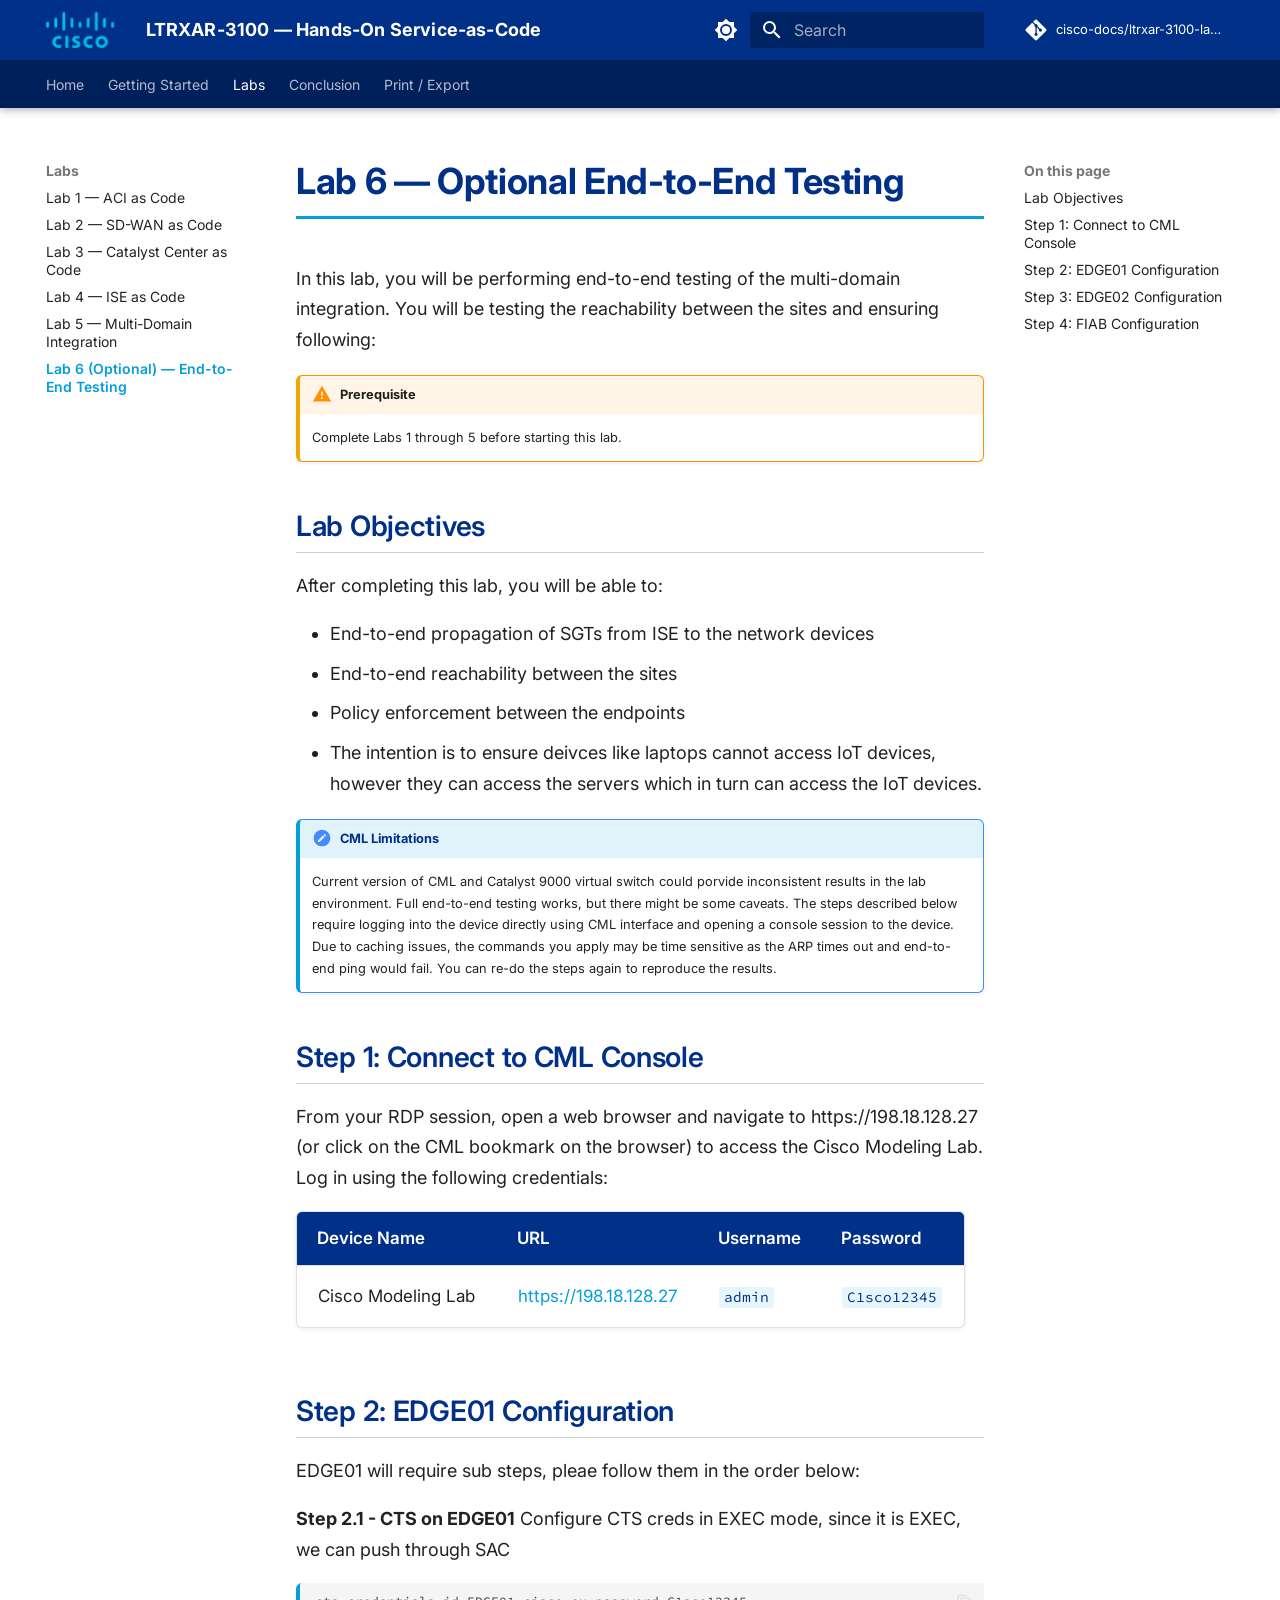
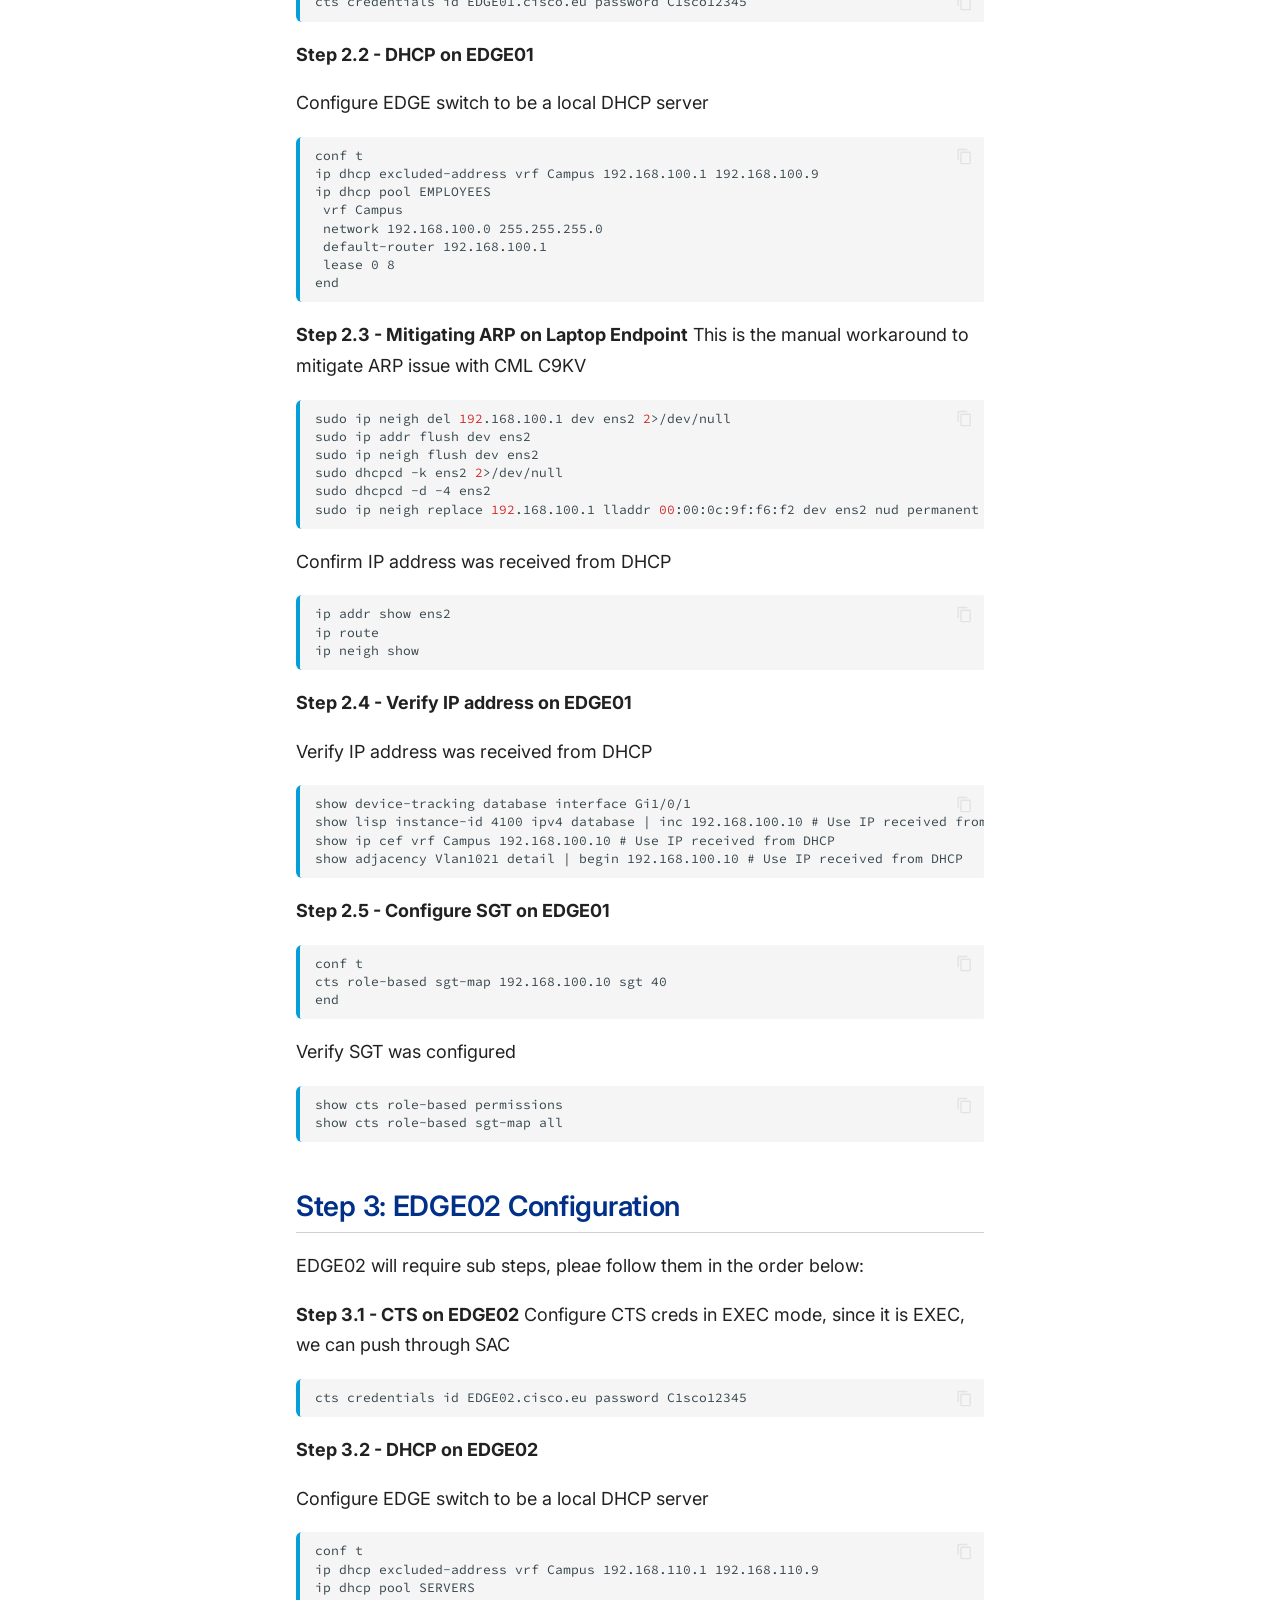
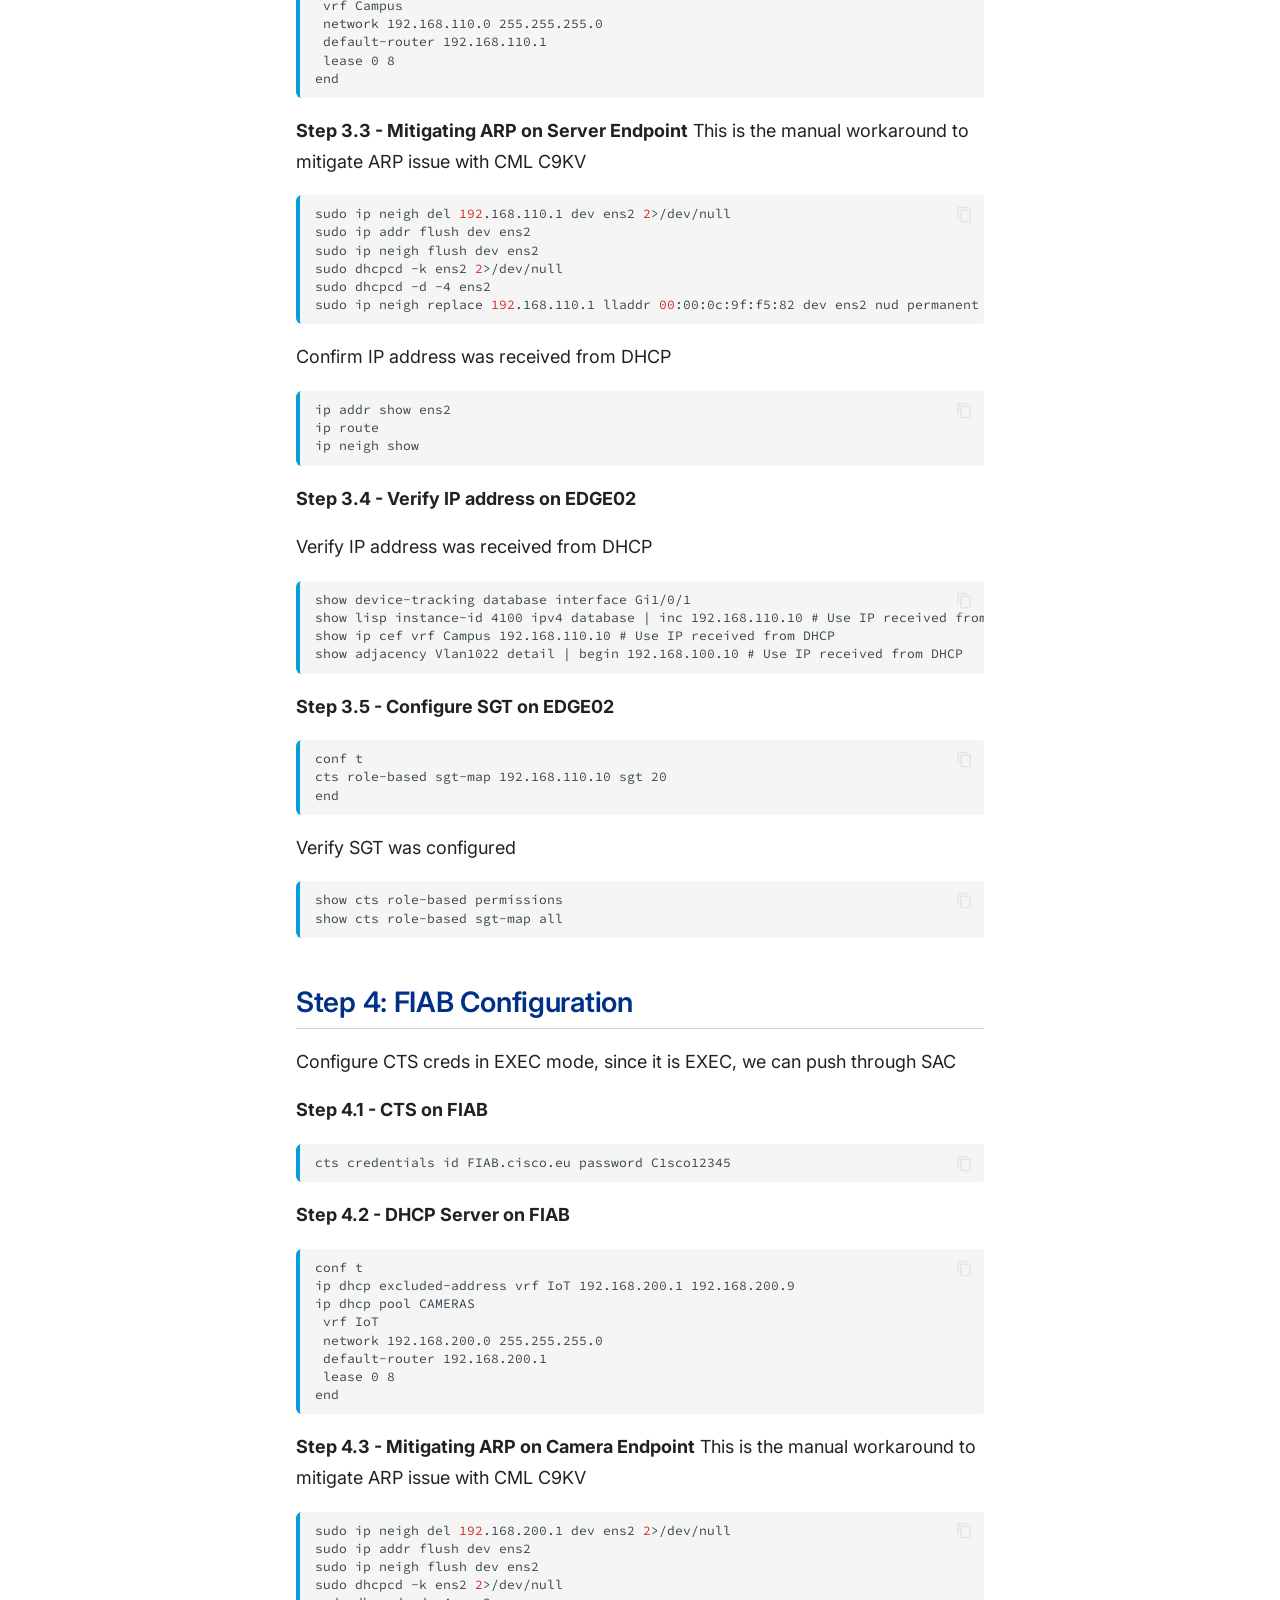
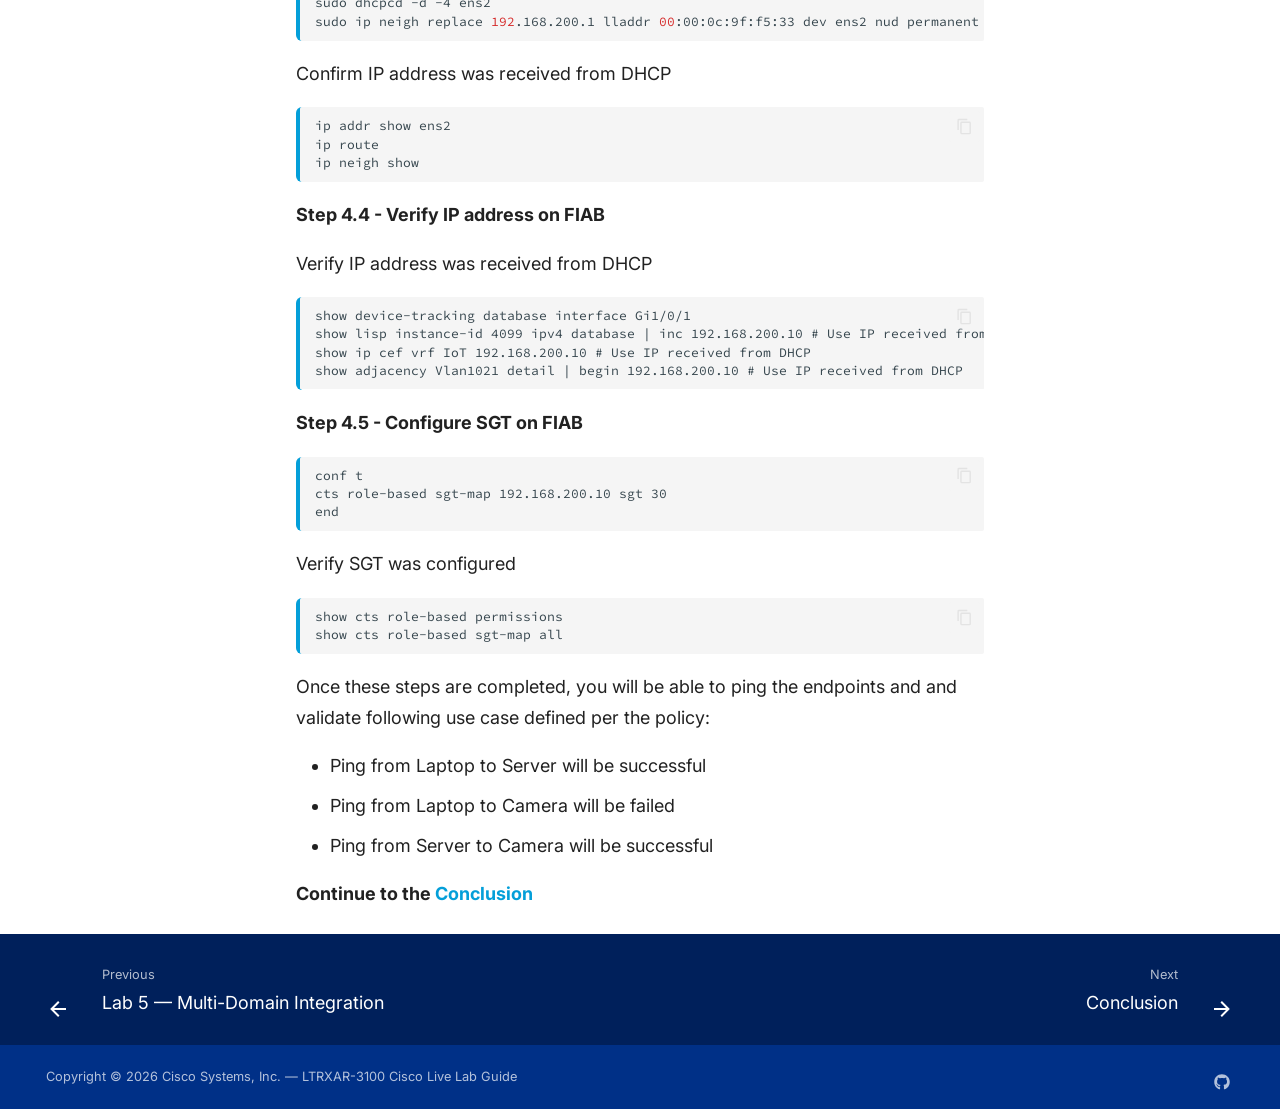
<file: lab6_optional_end_to_end_testing/index.html>
<!DOCTYPE html><html lang="en" class="no-js"><head>
    
      <meta charset="utf-8">
      <meta name="viewport" content="width=device-width,initial-scale=1">
      
        <meta name="description" content="Implementing Automation Across Domains: ACI, SD-WAN, and Campus SDA/IOS-XE">
      
      
        <meta name="author" content="Cisco Live">
      
      
        <link rel="canonical" href="https://cisco-docs.github.io/ltrxar-3100-lab-guide/lab6_optional_end_to_end_testing/">
      
      
        <link rel="prev" href="../lab5_multidomain/">
      
      
        <link rel="next" href="../conclusion/">
      
      
        
      
      
      <link rel="icon" href="../assets/cisco_logo.png">
      <meta name="generator" content="mkdocs-1.6.1, mkdocs-material-9.7.6">
    
    
      
        <title>Lab 6 (Optional) — End-to-End Testing - LTRXAR-3100 — Hands-On Service-as-Code</title>
      
    
    
      <link rel="stylesheet" href="../assets/stylesheets/main.484c7ddc.min.css">
      
        
        <link rel="stylesheet" href="../assets/stylesheets/palette.ab4e12ef.min.css">
      
      


    
    
      
    
    
      
        
        
        <link rel="preconnect" href="https://fonts.gstatic.com" crossorigin="">
        <link rel="stylesheet" href="https://fonts.googleapis.com/css?family=Inter:300,300i,400,400i,700,700i%7CSource+Code+Pro:400,400i,700,700i&amp;display=fallback">
        <style>:root{--md-text-font:"Inter";--md-code-font:"Source Code Pro"}</style>
      
    
    
      <link rel="stylesheet" href="../css/print-site.css">
    
      <link rel="stylesheet" href="../css/print-site-material.css">
    
      <link rel="stylesheet" href="../stylesheets/cisco.css">
    
    <script>__md_scope=new URL("..",location),__md_hash=e=>[...e].reduce(((e,_)=>(e<<5)-e+_.charCodeAt(0)),0),__md_get=(e,_=localStorage,t=__md_scope)=>JSON.parse(_.getItem(t.pathname+"."+e)),__md_set=(e,_,t=localStorage,a=__md_scope)=>{try{t.setItem(a.pathname+"."+e,JSON.stringify(_))}catch(e){}}</script>
    
      

    
    
  <link href="../assets/stylesheets/glightbox.min.css" rel="stylesheet"><script src="../assets/javascripts/glightbox.min.js"></script><style id="glightbox-style">
            html.glightbox-open { overflow: initial; height: 100%; }
            .gslide-title { margin-top: 0px; user-select: text; }
            .gslide-desc { color: #666; user-select: text; }
            .gslide-image img { background: white; }
            .gscrollbar-fixer { padding-right: 15px; }
            .gdesc-inner { font-size: 0.75rem; }
            body[data-md-color-scheme="slate"] .gdesc-inner { background: var(--md-default-bg-color); }
            body[data-md-color-scheme="slate"] .gslide-title { color: var(--md-default-fg-color); }
            body[data-md-color-scheme="slate"] .gslide-desc { color: var(--md-default-fg-color); }
        </style></head>
  
  
    
    
      
    
    
    
    
    <body dir="ltr" data-md-color-scheme="default" data-md-color-primary="custom" data-md-color-accent="custom">
  
    
    <input class="md-toggle" data-md-toggle="drawer" type="checkbox" id="__drawer" autocomplete="off">
    <input class="md-toggle" data-md-toggle="search" type="checkbox" id="__search" autocomplete="off">
    <label class="md-overlay" for="__drawer"></label>
    <div data-md-component="skip">
      
        
        <a href="#lab-6-optional-end-to-end-testing" class="md-skip">
          Skip to content
        </a>
      
    </div>
    <div data-md-component="announce">
      
    </div>
    
    
      

  

<header class="md-header md-header--shadow md-header--lifted" data-md-component="header">
  <nav class="md-header__inner md-grid" aria-label="Header">
    <a href=".." title="LTRXAR-3100 — Hands-On Service-as-Code" class="md-header__button md-logo" aria-label="LTRXAR-3100 — Hands-On Service-as-Code" data-md-component="logo">
      
  <img src="../assets/cisco_logo.png" alt="logo">

    </a>
    <label class="md-header__button md-icon" for="__drawer">
      
      <svg xmlns="http://www.w3.org/2000/svg" viewBox="0 0 24 24"><path d="M3 6h18v2H3zm0 5h18v2H3zm0 5h18v2H3z"></path></svg>
    </label>
    <div class="md-header__title" data-md-component="header-title">
      <div class="md-header__ellipsis">
        <div class="md-header__topic">
          <span class="md-ellipsis">
            LTRXAR-3100 — Hands-On Service-as-Code
          </span>
        </div>
        <div class="md-header__topic" data-md-component="header-topic">
          <span class="md-ellipsis">
            
              Lab 6 (Optional) — End-to-End Testing
            
          </span>
        </div>
      </div>
    </div>
    
      
        <form class="md-header__option" data-md-component="palette">
  
    
    
    
    <input class="md-option" data-md-color-media="" data-md-color-scheme="default" data-md-color-primary="custom" data-md-color-accent="custom" aria-label="Switch to dark mode" type="radio" name="__palette" id="__palette_0">
    
      <label class="md-header__button md-icon" title="Switch to dark mode" for="__palette_1" hidden="">
        <svg xmlns="http://www.w3.org/2000/svg" viewBox="0 0 24 24"><path d="M12 8a4 4 0 0 0-4 4 4 4 0 0 0 4 4 4 4 0 0 0 4-4 4 4 0 0 0-4-4m0 10a6 6 0 0 1-6-6 6 6 0 0 1 6-6 6 6 0 0 1 6 6 6 6 0 0 1-6 6m8-9.31V4h-4.69L12 .69 8.69 4H4v4.69L.69 12 4 15.31V20h4.69L12 23.31 15.31 20H20v-4.69L23.31 12z"></path></svg>
      </label>
    
  
    
    
    
    <input class="md-option" data-md-color-media="" data-md-color-scheme="slate" data-md-color-primary="custom" data-md-color-accent="custom" aria-label="Switch to light mode" type="radio" name="__palette" id="__palette_1">
    
      <label class="md-header__button md-icon" title="Switch to light mode" for="__palette_0" hidden="">
        <svg xmlns="http://www.w3.org/2000/svg" viewBox="0 0 24 24"><path d="M12 18c-.89 0-1.74-.2-2.5-.55C11.56 16.5 13 14.42 13 12s-1.44-4.5-3.5-5.45C10.26 6.2 11.11 6 12 6a6 6 0 0 1 6 6 6 6 0 0 1-6 6m8-9.31V4h-4.69L12 .69 8.69 4H4v4.69L.69 12 4 15.31V20h4.69L12 23.31 15.31 20H20v-4.69L23.31 12z"></path></svg>
      </label>
    
  
</form>
      
    
    
      <script>var palette=__md_get("__palette");if(palette&&palette.color){if("(prefers-color-scheme)"===palette.color.media){var media=matchMedia("(prefers-color-scheme: light)"),input=document.querySelector(media.matches?"[data-md-color-media='(prefers-color-scheme: light)']":"[data-md-color-media='(prefers-color-scheme: dark)']");palette.color.media=input.getAttribute("data-md-color-media"),palette.color.scheme=input.getAttribute("data-md-color-scheme"),palette.color.primary=input.getAttribute("data-md-color-primary"),palette.color.accent=input.getAttribute("data-md-color-accent")}for(var[key,value]of Object.entries(palette.color))document.body.setAttribute("data-md-color-"+key,value)}</script>
    
    
    
      
      
        <label class="md-header__button md-icon" for="__search">
          
          <svg xmlns="http://www.w3.org/2000/svg" viewBox="0 0 24 24"><path d="M9.5 3A6.5 6.5 0 0 1 16 9.5c0 1.61-.59 3.09-1.56 4.23l.27.27h.79l5 5-1.5 1.5-5-5v-.79l-.27-.27A6.52 6.52 0 0 1 9.5 16 6.5 6.5 0 0 1 3 9.5 6.5 6.5 0 0 1 9.5 3m0 2C7 5 5 7 5 9.5S7 14 9.5 14 14 12 14 9.5 12 5 9.5 5"></path></svg>
        </label>
        <div class="md-search" data-md-component="search" role="dialog">
  <label class="md-search__overlay" for="__search"></label>
  <div class="md-search__inner" role="search">
    <form class="md-search__form" name="search">
      <input type="text" class="md-search__input" name="query" aria-label="Search" placeholder="Search" autocapitalize="off" autocorrect="off" autocomplete="off" spellcheck="false" data-md-component="search-query" required="">
      <label class="md-search__icon md-icon" for="__search">
        
        <svg xmlns="http://www.w3.org/2000/svg" viewBox="0 0 24 24"><path d="M9.5 3A6.5 6.5 0 0 1 16 9.5c0 1.61-.59 3.09-1.56 4.23l.27.27h.79l5 5-1.5 1.5-5-5v-.79l-.27-.27A6.52 6.52 0 0 1 9.5 16 6.5 6.5 0 0 1 3 9.5 6.5 6.5 0 0 1 9.5 3m0 2C7 5 5 7 5 9.5S7 14 9.5 14 14 12 14 9.5 12 5 9.5 5"></path></svg>
        
        <svg xmlns="http://www.w3.org/2000/svg" viewBox="0 0 24 24"><path d="M20 11v2H8l5.5 5.5-1.42 1.42L4.16 12l7.92-7.92L13.5 5.5 8 11z"></path></svg>
      </label>
      <nav class="md-search__options" aria-label="Search">
        
          <a href="javascript:void(0)" class="md-search__icon md-icon" title="Share" aria-label="Share" data-clipboard="" data-clipboard-text="" data-md-component="search-share" tabindex="-1">
            
            <svg xmlns="http://www.w3.org/2000/svg" viewBox="0 0 24 24"><path d="M18 16.08c-.76 0-1.44.3-1.96.77L8.91 12.7c.05-.23.09-.46.09-.7s-.04-.47-.09-.7l7.05-4.11c.54.5 1.25.81 2.04.81a3 3 0 0 0 3-3 3 3 0 0 0-3-3 3 3 0 0 0-3 3c0 .24.04.47.09.7L8.04 9.81C7.5 9.31 6.79 9 6 9a3 3 0 0 0-3 3 3 3 0 0 0 3 3c.79 0 1.5-.31 2.04-.81l7.12 4.15c-.05.21-.08.43-.08.66 0 1.61 1.31 2.91 2.92 2.91s2.92-1.3 2.92-2.91A2.92 2.92 0 0 0 18 16.08"></path></svg>
          </a>
        
        <button type="reset" class="md-search__icon md-icon" title="Clear" aria-label="Clear" tabindex="-1">
          
          <svg xmlns="http://www.w3.org/2000/svg" viewBox="0 0 24 24"><path d="M19 6.41 17.59 5 12 10.59 6.41 5 5 6.41 10.59 12 5 17.59 6.41 19 12 13.41 17.59 19 19 17.59 13.41 12z"></path></svg>
        </button>
      </nav>
      
        <div class="md-search__suggest" data-md-component="search-suggest"></div>
      
    </form>
    <div class="md-search__output">
      <div class="md-search__scrollwrap" tabindex="0" data-md-scrollfix="">
        <div class="md-search-result" data-md-component="search-result">
          <div class="md-search-result__meta">
            Initializing search
          </div>
          <ol class="md-search-result__list" role="presentation"></ol>
        </div>
      </div>
    </div>
  </div>
</div>
      
    
    
      <div class="md-header__source">
        <a href="https://github.com/cisco-docs/ltrxar-3100-lab-guide" title="Go to repository" class="md-source" data-md-component="source">
  <div class="md-source__icon md-icon">
    
    <svg xmlns="http://www.w3.org/2000/svg" viewBox="0 0 448 512"><!--! Font Awesome Free 7.1.0 by @fontawesome - https://fontawesome.com License - https://fontawesome.com/license/free (Icons: CC BY 4.0, Fonts: SIL OFL 1.1, Code: MIT License) Copyright 2025 Fonticons, Inc.--><path d="M439.6 236.1 244 40.5c-5.4-5.5-12.8-8.5-20.4-8.5s-15 3-20.4 8.4L162.5 81l51.5 51.5c27.1-9.1 52.7 16.8 43.4 43.7l49.7 49.7c34.2-11.8 61.2 31 35.5 56.7-26.5 26.5-70.2-2.9-56-37.3L240.3 199v121.9c25.3 12.5 22.3 41.8 9.1 55-6.4 6.4-15.2 10.1-24.3 10.1s-17.8-3.6-24.3-10.1c-17.6-17.6-11.1-46.9 11.2-56v-123c-20.8-8.5-24.6-30.7-18.6-45L142.6 101 8.5 235.1C3 240.6 0 247.9 0 255.5s3 15 8.5 20.4l195.6 195.7c5.4 5.4 12.7 8.4 20.4 8.4s15-3 20.4-8.4l194.7-194.7c5.4-5.4 8.4-12.8 8.4-20.4s-3-15-8.4-20.4"></path></svg>
  </div>
  <div class="md-source__repository">
    cisco-docs/ltrxar-3100-lab-guide
  </div>
</a>
      </div>
    
  </nav>
  
    
      
<nav class="md-tabs" aria-label="Tabs" data-md-component="tabs">
  <div class="md-grid">
    <ul class="md-tabs__list">
      
        
  
  
  
  
    <li class="md-tabs__item">
      <a href=".." class="md-tabs__link">
        
  
  
    
  
  Home

      </a>
    </li>
  

      
        
  
  
  
  
    
    
      <li class="md-tabs__item">
        <a href="../overview/" class="md-tabs__link">
          
  
  
    
  
  Getting Started

        </a>
      </li>
    
  

      
        
  
  
  
    
  
  
    
    
      <li class="md-tabs__item md-tabs__item--active">
        <a href="../lab1_aci/" class="md-tabs__link">
          
  
  
    
  
  Labs

        </a>
      </li>
    
  

      
        
  
  
  
  
    <li class="md-tabs__item">
      <a href="../conclusion/" class="md-tabs__link">
        
  
  
    
  
  Conclusion

      </a>
    </li>
  

      
        
  
  
  
  
    <li class="md-tabs__item">
      <a href="../print_page/" class="md-tabs__link">
        
  
  
    
  
  Print / Export

      </a>
    </li>
  

      
    </ul>
  </div>
</nav>
    
  
</header>
    
    <div class="md-container" data-md-component="container">
      
      
        
      
      <main class="md-main" data-md-component="main">
        <div class="md-main__inner md-grid">
          
            
              
              <div class="md-sidebar md-sidebar--primary" data-md-component="sidebar" data-md-type="navigation">
                <div class="md-sidebar__scrollwrap">
                  <div class="md-sidebar__inner">
                    


  


<nav class="md-nav md-nav--primary md-nav--lifted" aria-label="Navigation" data-md-level="0">
  <label class="md-nav__title" for="__drawer">
    <a href=".." title="LTRXAR-3100 — Hands-On Service-as-Code" class="md-nav__button md-logo" aria-label="LTRXAR-3100 — Hands-On Service-as-Code" data-md-component="logo">
      
  <img src="../assets/cisco_logo.png" alt="logo">

    </a>
    LTRXAR-3100 — Hands-On Service-as-Code
  </label>
  
    <div class="md-nav__source">
      <a href="https://github.com/cisco-docs/ltrxar-3100-lab-guide" title="Go to repository" class="md-source" data-md-component="source">
  <div class="md-source__icon md-icon">
    
    <svg xmlns="http://www.w3.org/2000/svg" viewBox="0 0 448 512"><!--! Font Awesome Free 7.1.0 by @fontawesome - https://fontawesome.com License - https://fontawesome.com/license/free (Icons: CC BY 4.0, Fonts: SIL OFL 1.1, Code: MIT License) Copyright 2025 Fonticons, Inc.--><path d="M439.6 236.1 244 40.5c-5.4-5.5-12.8-8.5-20.4-8.5s-15 3-20.4 8.4L162.5 81l51.5 51.5c27.1-9.1 52.7 16.8 43.4 43.7l49.7 49.7c34.2-11.8 61.2 31 35.5 56.7-26.5 26.5-70.2-2.9-56-37.3L240.3 199v121.9c25.3 12.5 22.3 41.8 9.1 55-6.4 6.4-15.2 10.1-24.3 10.1s-17.8-3.6-24.3-10.1c-17.6-17.6-11.1-46.9 11.2-56v-123c-20.8-8.5-24.6-30.7-18.6-45L142.6 101 8.5 235.1C3 240.6 0 247.9 0 255.5s3 15 8.5 20.4l195.6 195.7c5.4 5.4 12.7 8.4 20.4 8.4s15-3 20.4-8.4l194.7-194.7c5.4-5.4 8.4-12.8 8.4-20.4s-3-15-8.4-20.4"></path></svg>
  </div>
  <div class="md-source__repository">
    cisco-docs/ltrxar-3100-lab-guide
  </div>
</a>
    </div>
  
  <ul class="md-nav__list" data-md-scrollfix="">
    
      
      
  
  
  
  
    <li class="md-nav__item">
      <a href=".." class="md-nav__link">
        
  
  
  <span class="md-ellipsis">
    
  
    Home
  

    
  </span>
  
  

      </a>
    </li>
  

    
      
      
  
  
  
  
    
    
      
        
      
        
      
    
    
    
      
      
        
      
    
    
    <li class="md-nav__item md-nav__item--nested">
      
        
        
          
        
        <input class="md-nav__toggle md-toggle md-toggle--indeterminate" type="checkbox" id="__nav_2">
        
          
          <label class="md-nav__link" for="__nav_2" id="__nav_2_label" tabindex="0">
            
  
  
  <span class="md-ellipsis">
    
  
    Getting Started
  

    
  </span>
  
  

            <span class="md-nav__icon md-icon"></span>
          </label>
        
        <nav class="md-nav" data-md-level="1" aria-labelledby="__nav_2_label" aria-expanded="false">
          <label class="md-nav__title" for="__nav_2">
            <span class="md-nav__icon md-icon"></span>
            
  
    Getting Started
  

          </label>
          <ul class="md-nav__list" data-md-scrollfix="">
            
              
                
  
  
  
  
    <li class="md-nav__item">
      <a href="../overview/" class="md-nav__link">
        
  
  
  <span class="md-ellipsis">
    
  
    Overview
  

    
  </span>
  
  

      </a>
    </li>
  

              
            
              
                
  
  
  
  
    <li class="md-nav__item">
      <a href="../introduction/" class="md-nav__link">
        
  
  
  <span class="md-ellipsis">
    
  
    Introduction
  

    
  </span>
  
  

      </a>
    </li>
  

              
            
          </ul>
        </nav>
      
    </li>
  

    
      
      
  
  
    
  
  
  
    
    
      
        
      
        
      
        
      
        
      
        
      
        
      
    
    
    
      
        
        
      
      
        
      
    
    
    <li class="md-nav__item md-nav__item--active md-nav__item--section md-nav__item--nested">
      
        
        
        <input class="md-nav__toggle md-toggle " type="checkbox" id="__nav_3" checked="">
        
          
          <label class="md-nav__link" for="__nav_3" id="__nav_3_label" tabindex="">
            
  
  
  <span class="md-ellipsis">
    
  
    Labs
  

    
  </span>
  
  

            <span class="md-nav__icon md-icon"></span>
          </label>
        
        <nav class="md-nav" data-md-level="1" aria-labelledby="__nav_3_label" aria-expanded="true">
          <label class="md-nav__title" for="__nav_3">
            <span class="md-nav__icon md-icon"></span>
            
  
    Labs
  

          </label>
          <ul class="md-nav__list" data-md-scrollfix="">
            
              
                
  
  
  
  
    <li class="md-nav__item">
      <a href="../lab1_aci/" class="md-nav__link">
        
  
  
  <span class="md-ellipsis">
    
  
    Lab 1 — ACI as Code
  

    
  </span>
  
  

      </a>
    </li>
  

              
            
              
                
  
  
  
  
    <li class="md-nav__item">
      <a href="../lab2_sdwan/" class="md-nav__link">
        
  
  
  <span class="md-ellipsis">
    
  
    Lab 2 — SD-WAN as Code
  

    
  </span>
  
  

      </a>
    </li>
  

              
            
              
                
  
  
  
  
    <li class="md-nav__item">
      <a href="../lab3_catc/" class="md-nav__link">
        
  
  
  <span class="md-ellipsis">
    
  
    Lab 3 — Catalyst Center as Code
  

    
  </span>
  
  

      </a>
    </li>
  

              
            
              
                
  
  
  
  
    <li class="md-nav__item">
      <a href="../lab4_ise/" class="md-nav__link">
        
  
  
  <span class="md-ellipsis">
    
  
    Lab 4 — ISE as Code
  

    
  </span>
  
  

      </a>
    </li>
  

              
            
              
                
  
  
  
  
    <li class="md-nav__item">
      <a href="../lab5_multidomain/" class="md-nav__link">
        
  
  
  <span class="md-ellipsis">
    
  
    Lab 5 — Multi-Domain Integration
  

    
  </span>
  
  

      </a>
    </li>
  

              
            
              
                
  
  
    
  
  
  
    <li class="md-nav__item md-nav__item--active">
      
      <input class="md-nav__toggle md-toggle" type="checkbox" id="__toc">
      
      
        
      
      
        <label class="md-nav__link md-nav__link--active" for="__toc">
          
  
  
  <span class="md-ellipsis">
    
  
    Lab 6 (Optional) — End-to-End Testing
  

    
  </span>
  
  

          <span class="md-nav__icon md-icon"></span>
        </label>
      
      <a href="./" class="md-nav__link md-nav__link--active">
        
  
  
  <span class="md-ellipsis">
    
  
    Lab 6 (Optional) — End-to-End Testing
  

    
  </span>
  
  

      </a>
      
        

  

<nav class="md-nav md-nav--secondary" aria-label="On this page">
  
  
  
    
  
  
    <label class="md-nav__title" for="__toc">
      <span class="md-nav__icon md-icon"></span>
      On this page
    </label>
    <ul class="md-nav__list" data-md-component="toc" data-md-scrollfix="">
      
        <li class="md-nav__item">
  <a href="#lab-objectives" class="md-nav__link">
    <span class="md-ellipsis">
      
        Lab Objectives
      
    </span>
  </a>
  
</li>
      
        <li class="md-nav__item">
  <a href="#step-1-connect-to-cml-console" class="md-nav__link">
    <span class="md-ellipsis">
      
        Step 1: Connect to CML Console
      
    </span>
  </a>
  
</li>
      
        <li class="md-nav__item">
  <a href="#step-2-edge01-configuration" class="md-nav__link">
    <span class="md-ellipsis">
      
        Step 2: EDGE01 Configuration
      
    </span>
  </a>
  
</li>
      
        <li class="md-nav__item">
  <a href="#step-3-edge02-configuration" class="md-nav__link">
    <span class="md-ellipsis">
      
        Step 3: EDGE02 Configuration
      
    </span>
  </a>
  
</li>
      
        <li class="md-nav__item">
  <a href="#step-4-fiab-configuration" class="md-nav__link">
    <span class="md-ellipsis">
      
        Step 4: FIAB Configuration
      
    </span>
  </a>
  
</li>
      
    </ul>
  
</nav>
      
    </li>
  

              
            
          </ul>
        </nav>
      
    </li>
  

    
      
      
  
  
  
  
    <li class="md-nav__item">
      <a href="../conclusion/" class="md-nav__link">
        
  
  
  <span class="md-ellipsis">
    
  
    Conclusion
  

    
  </span>
  
  

      </a>
    </li>
  

    
      
      
  
  
  
  
    <li class="md-nav__item">
      <a href="../print_page/" class="md-nav__link">
        
  
  
  <span class="md-ellipsis">
    
  
    Print / Export
  

    
  </span>
  
  

      </a>
    </li>
  

    
  </ul>
</nav>
                  </div>
                </div>
              </div>
            
            
              
              <div class="md-sidebar md-sidebar--secondary" data-md-component="sidebar" data-md-type="toc">
                <div class="md-sidebar__scrollwrap">
                  <div class="md-sidebar__inner">
                    

  

<nav class="md-nav md-nav--secondary" aria-label="On this page">
  
  
  
    
  
  
    <label class="md-nav__title" for="__toc">
      <span class="md-nav__icon md-icon"></span>
      On this page
    </label>
    <ul class="md-nav__list" data-md-component="toc" data-md-scrollfix="">
      
        <li class="md-nav__item">
  <a href="#lab-objectives" class="md-nav__link">
    <span class="md-ellipsis">
      
        Lab Objectives
      
    </span>
  </a>
  
</li>
      
        <li class="md-nav__item">
  <a href="#step-1-connect-to-cml-console" class="md-nav__link">
    <span class="md-ellipsis">
      
        Step 1: Connect to CML Console
      
    </span>
  </a>
  
</li>
      
        <li class="md-nav__item">
  <a href="#step-2-edge01-configuration" class="md-nav__link">
    <span class="md-ellipsis">
      
        Step 2: EDGE01 Configuration
      
    </span>
  </a>
  
</li>
      
        <li class="md-nav__item">
  <a href="#step-3-edge02-configuration" class="md-nav__link">
    <span class="md-ellipsis">
      
        Step 3: EDGE02 Configuration
      
    </span>
  </a>
  
</li>
      
        <li class="md-nav__item">
  <a href="#step-4-fiab-configuration" class="md-nav__link">
    <span class="md-ellipsis">
      
        Step 4: FIAB Configuration
      
    </span>
  </a>
  
</li>
      
    </ul>
  
</nav>
                  </div>
                </div>
              </div>
            
          
          
            <div class="md-content" data-md-component="content">
              
              <article class="md-content__inner md-typeset">
                
                  



<h1 id="lab-6-optional-end-to-end-testing">Lab 6 — Optional End-to-End Testing<a class="headerlink" href="#lab-6-optional-end-to-end-testing" title="Permanent link">¶</a></h1>
<p>In this lab, you will be performing end-to-end testing of the multi-domain integration. You will be testing the reachability between the sites and ensuring following:</p>
<div class="admonition warning">
<p class="admonition-title">Prerequisite</p>
<p>Complete Labs 1 through 5 before starting this lab.</p>
</div>
<h2 id="lab-objectives">Lab Objectives<a class="headerlink" href="#lab-objectives" title="Permanent link">¶</a></h2>
<p>After completing this lab, you will be able to:</p>
<ul>
<li>End-to-end propagation of SGTs from ISE to the network devices</li>
<li>End-to-end reachability between the sites</li>
<li>Policy enforcement between the endpoints</li>
<li>The intention is to ensure deivces like laptops cannot access IoT devices, however they can access the servers which in turn can access the IoT devices. </li>
</ul>
<div class="admonition note">
<p class="admonition-title">CML Limitations</p>
<p>Current version of CML and Catalyst 9000 virtual switch could porvide inconsistent results in the lab environment. Full end-to-end testing works, but there might be some caveats. The steps described below require logging into the device directly using CML interface and opening a console session to the device. Due to caching issues, the commands you apply may be time sensitive as the ARP times out and end-to-end ping would fail. You can re-do the steps again to reproduce the results.</p>
</div>
<h2 id="step-1-connect-to-cml-console">Step 1: Connect to CML Console<a class="headerlink" href="#step-1-connect-to-cml-console" title="Permanent link">¶</a></h2>
<p>From your RDP session, open a web browser and navigate to https://198.18.128.27 (or click on the CML bookmark on the browser) to access the Cisco Modeling Lab. Log in using the following credentials:</p>
<table>
<thead>
<tr>
<th>Device Name</th>
<th>URL</th>
<th>Username</th>
<th>Password</th>
</tr>
</thead>
<tbody>
<tr>
<td>Cisco Modeling Lab</td>
<td><a href="https://198.18.128.27">https://198.18.128.27</a></td>
<td><code>admin</code></td>
<td><code>C1sco12345</code></td>
</tr>
</tbody>
</table>
<h2 id="step-2-edge01-configuration">Step 2: EDGE01 Configuration<a class="headerlink" href="#step-2-edge01-configuration" title="Permanent link">¶</a></h2>
<p>EDGE01 will require sub steps, pleae follow them in the order below:</p>
<p><strong>Step 2.1 - CTS on EDGE01</strong>
Configure CTS creds in EXEC mode, since it is EXEC, we can push through SAC</p>
<div class="language-text highlight"><pre><span></span><code><span id="__span-0-1"><a id="__codelineno-0-1" name="__codelineno-0-1" href="#__codelineno-0-1"></a>cts credentials id EDGE01.cisco.eu password C1sco12345
</span></code></pre></div>
<p><strong>Step 2.2 - DHCP on EDGE01</strong></p>
<p>Configure EDGE switch to be a local DHCP server</p>
<div class="language-text highlight"><pre><span></span><code><span id="__span-1-1"><a id="__codelineno-1-1" name="__codelineno-1-1" href="#__codelineno-1-1"></a>conf t
</span><span id="__span-1-2"><a id="__codelineno-1-2" name="__codelineno-1-2" href="#__codelineno-1-2"></a>ip dhcp excluded-address vrf Campus 192.168.100.1 192.168.100.9
</span><span id="__span-1-3"><a id="__codelineno-1-3" name="__codelineno-1-3" href="#__codelineno-1-3"></a>ip dhcp pool EMPLOYEES
</span><span id="__span-1-4"><a id="__codelineno-1-4" name="__codelineno-1-4" href="#__codelineno-1-4"></a> vrf Campus
</span><span id="__span-1-5"><a id="__codelineno-1-5" name="__codelineno-1-5" href="#__codelineno-1-5"></a> network 192.168.100.0 255.255.255.0
</span><span id="__span-1-6"><a id="__codelineno-1-6" name="__codelineno-1-6" href="#__codelineno-1-6"></a> default-router 192.168.100.1
</span><span id="__span-1-7"><a id="__codelineno-1-7" name="__codelineno-1-7" href="#__codelineno-1-7"></a> lease 0 8
</span><span id="__span-1-8"><a id="__codelineno-1-8" name="__codelineno-1-8" href="#__codelineno-1-8"></a>end
</span></code></pre></div>
<p><strong>Step 2.3 - Mitigating ARP on Laptop Endpoint</strong>
This is the manual workaround to mitigate ARP issue with CML C9KV</p>
<div class="language-bash highlight"><pre><span></span><code><span id="__span-2-1"><a id="__codelineno-2-1" name="__codelineno-2-1" href="#__codelineno-2-1"></a>sudo<span class="w"> </span>ip<span class="w"> </span>neigh<span class="w"> </span>del<span class="w"> </span><span class="m">192</span>.168.100.1<span class="w"> </span>dev<span class="w"> </span>ens2<span class="w"> </span><span class="m">2</span>&gt;/dev/null
</span><span id="__span-2-2"><a id="__codelineno-2-2" name="__codelineno-2-2" href="#__codelineno-2-2"></a>sudo<span class="w"> </span>ip<span class="w"> </span>addr<span class="w"> </span>flush<span class="w"> </span>dev<span class="w"> </span>ens2
</span><span id="__span-2-3"><a id="__codelineno-2-3" name="__codelineno-2-3" href="#__codelineno-2-3"></a>sudo<span class="w"> </span>ip<span class="w"> </span>neigh<span class="w"> </span>flush<span class="w"> </span>dev<span class="w"> </span>ens2
</span><span id="__span-2-4"><a id="__codelineno-2-4" name="__codelineno-2-4" href="#__codelineno-2-4"></a>sudo<span class="w"> </span>dhcpcd<span class="w"> </span>-k<span class="w"> </span>ens2<span class="w"> </span><span class="m">2</span>&gt;/dev/null
</span><span id="__span-2-5"><a id="__codelineno-2-5" name="__codelineno-2-5" href="#__codelineno-2-5"></a>sudo<span class="w"> </span>dhcpcd<span class="w"> </span>-d<span class="w"> </span>-4<span class="w"> </span>ens2
</span><span id="__span-2-6"><a id="__codelineno-2-6" name="__codelineno-2-6" href="#__codelineno-2-6"></a>sudo<span class="w"> </span>ip<span class="w"> </span>neigh<span class="w"> </span>replace<span class="w"> </span><span class="m">192</span>.168.100.1<span class="w"> </span>lladdr<span class="w"> </span><span class="m">00</span>:00:0c:9f:f6:f2<span class="w"> </span>dev<span class="w"> </span>ens2<span class="w"> </span>nud<span class="w"> </span>permanent
</span></code></pre></div>
<p>Confirm IP address was received from DHCP</p>
<div class="language-bash highlight"><pre><span></span><code><span id="__span-3-1"><a id="__codelineno-3-1" name="__codelineno-3-1" href="#__codelineno-3-1"></a>ip<span class="w"> </span>addr<span class="w"> </span>show<span class="w"> </span>ens2
</span><span id="__span-3-2"><a id="__codelineno-3-2" name="__codelineno-3-2" href="#__codelineno-3-2"></a>ip<span class="w"> </span>route
</span><span id="__span-3-3"><a id="__codelineno-3-3" name="__codelineno-3-3" href="#__codelineno-3-3"></a>ip<span class="w"> </span>neigh<span class="w"> </span>show<span class="w"> </span>
</span></code></pre></div>
<p><strong>Step 2.4 - Verify IP address on EDGE01</strong></p>
<p>Verify IP address was received from DHCP</p>
<div class="language-text highlight"><pre><span></span><code><span id="__span-4-1"><a id="__codelineno-4-1" name="__codelineno-4-1" href="#__codelineno-4-1"></a>show device-tracking database interface Gi1/0/1
</span><span id="__span-4-2"><a id="__codelineno-4-2" name="__codelineno-4-2" href="#__codelineno-4-2"></a>show lisp instance-id 4100 ipv4 database | inc 192.168.100.10 # Use IP received from DHCP
</span><span id="__span-4-3"><a id="__codelineno-4-3" name="__codelineno-4-3" href="#__codelineno-4-3"></a>show ip cef vrf Campus 192.168.100.10 # Use IP received from DHCP
</span><span id="__span-4-4"><a id="__codelineno-4-4" name="__codelineno-4-4" href="#__codelineno-4-4"></a>show adjacency Vlan1021 detail | begin 192.168.100.10 # Use IP received from DHCP
</span></code></pre></div>
<p><strong>Step 2.5 - Configure SGT on EDGE01</strong></p>
<div class="language-text highlight"><pre><span></span><code><span id="__span-5-1"><a id="__codelineno-5-1" name="__codelineno-5-1" href="#__codelineno-5-1"></a>conf t
</span><span id="__span-5-2"><a id="__codelineno-5-2" name="__codelineno-5-2" href="#__codelineno-5-2"></a>cts role-based sgt-map 192.168.100.10 sgt 40 
</span><span id="__span-5-3"><a id="__codelineno-5-3" name="__codelineno-5-3" href="#__codelineno-5-3"></a>end
</span></code></pre></div>
<p>Verify SGT was configured</p>
<div class="language-text highlight"><pre><span></span><code><span id="__span-6-1"><a id="__codelineno-6-1" name="__codelineno-6-1" href="#__codelineno-6-1"></a>show cts role-based permissions
</span><span id="__span-6-2"><a id="__codelineno-6-2" name="__codelineno-6-2" href="#__codelineno-6-2"></a>show cts role-based sgt-map all
</span></code></pre></div>
<h2 id="step-3-edge02-configuration">Step 3: EDGE02 Configuration<a class="headerlink" href="#step-3-edge02-configuration" title="Permanent link">¶</a></h2>
<p>EDGE02 will require sub steps, pleae follow them in the order below:</p>
<p><strong>Step 3.1 - CTS on EDGE02</strong>
Configure CTS creds in EXEC mode, since it is EXEC, we can push through SAC</p>
<div class="language-text highlight"><pre><span></span><code><span id="__span-7-1"><a id="__codelineno-7-1" name="__codelineno-7-1" href="#__codelineno-7-1"></a>cts credentials id EDGE02.cisco.eu password C1sco12345
</span></code></pre></div>
<p><strong>Step 3.2 - DHCP on EDGE02</strong></p>
<p>Configure EDGE switch to be a local DHCP server</p>
<div class="language-text highlight"><pre><span></span><code><span id="__span-8-1"><a id="__codelineno-8-1" name="__codelineno-8-1" href="#__codelineno-8-1"></a>conf t
</span><span id="__span-8-2"><a id="__codelineno-8-2" name="__codelineno-8-2" href="#__codelineno-8-2"></a>ip dhcp excluded-address vrf Campus 192.168.110.1 192.168.110.9
</span><span id="__span-8-3"><a id="__codelineno-8-3" name="__codelineno-8-3" href="#__codelineno-8-3"></a>ip dhcp pool SERVERS
</span><span id="__span-8-4"><a id="__codelineno-8-4" name="__codelineno-8-4" href="#__codelineno-8-4"></a> vrf Campus
</span><span id="__span-8-5"><a id="__codelineno-8-5" name="__codelineno-8-5" href="#__codelineno-8-5"></a> network 192.168.110.0 255.255.255.0
</span><span id="__span-8-6"><a id="__codelineno-8-6" name="__codelineno-8-6" href="#__codelineno-8-6"></a> default-router 192.168.110.1
</span><span id="__span-8-7"><a id="__codelineno-8-7" name="__codelineno-8-7" href="#__codelineno-8-7"></a> lease 0 8
</span><span id="__span-8-8"><a id="__codelineno-8-8" name="__codelineno-8-8" href="#__codelineno-8-8"></a>end
</span></code></pre></div>
<p><strong>Step 3.3 - Mitigating ARP on Server Endpoint</strong>
This is the manual workaround to mitigate ARP issue with CML C9KV</p>
<div class="language-bash highlight"><pre><span></span><code><span id="__span-9-1"><a id="__codelineno-9-1" name="__codelineno-9-1" href="#__codelineno-9-1"></a>sudo<span class="w"> </span>ip<span class="w"> </span>neigh<span class="w"> </span>del<span class="w"> </span><span class="m">192</span>.168.110.1<span class="w"> </span>dev<span class="w"> </span>ens2<span class="w"> </span><span class="m">2</span>&gt;/dev/null
</span><span id="__span-9-2"><a id="__codelineno-9-2" name="__codelineno-9-2" href="#__codelineno-9-2"></a>sudo<span class="w"> </span>ip<span class="w"> </span>addr<span class="w"> </span>flush<span class="w"> </span>dev<span class="w"> </span>ens2
</span><span id="__span-9-3"><a id="__codelineno-9-3" name="__codelineno-9-3" href="#__codelineno-9-3"></a>sudo<span class="w"> </span>ip<span class="w"> </span>neigh<span class="w"> </span>flush<span class="w"> </span>dev<span class="w"> </span>ens2
</span><span id="__span-9-4"><a id="__codelineno-9-4" name="__codelineno-9-4" href="#__codelineno-9-4"></a>sudo<span class="w"> </span>dhcpcd<span class="w"> </span>-k<span class="w"> </span>ens2<span class="w"> </span><span class="m">2</span>&gt;/dev/null
</span><span id="__span-9-5"><a id="__codelineno-9-5" name="__codelineno-9-5" href="#__codelineno-9-5"></a>sudo<span class="w"> </span>dhcpcd<span class="w"> </span>-d<span class="w"> </span>-4<span class="w"> </span>ens2
</span><span id="__span-9-6"><a id="__codelineno-9-6" name="__codelineno-9-6" href="#__codelineno-9-6"></a>sudo<span class="w"> </span>ip<span class="w"> </span>neigh<span class="w"> </span>replace<span class="w"> </span><span class="m">192</span>.168.110.1<span class="w"> </span>lladdr<span class="w"> </span><span class="m">00</span>:00:0c:9f:f5:82<span class="w"> </span>dev<span class="w"> </span>ens2<span class="w"> </span>nud<span class="w"> </span>permanent
</span></code></pre></div>
<p>Confirm IP address was received from DHCP</p>
<div class="language-bash highlight"><pre><span></span><code><span id="__span-10-1"><a id="__codelineno-10-1" name="__codelineno-10-1" href="#__codelineno-10-1"></a>ip<span class="w"> </span>addr<span class="w"> </span>show<span class="w"> </span>ens2
</span><span id="__span-10-2"><a id="__codelineno-10-2" name="__codelineno-10-2" href="#__codelineno-10-2"></a>ip<span class="w"> </span>route
</span><span id="__span-10-3"><a id="__codelineno-10-3" name="__codelineno-10-3" href="#__codelineno-10-3"></a>ip<span class="w"> </span>neigh<span class="w"> </span>show
</span></code></pre></div>
<p><strong>Step 3.4 - Verify IP address on EDGE02</strong></p>
<p>Verify IP address was received from DHCP</p>
<div class="language-text highlight"><pre><span></span><code><span id="__span-11-1"><a id="__codelineno-11-1" name="__codelineno-11-1" href="#__codelineno-11-1"></a>show device-tracking database interface Gi1/0/1
</span><span id="__span-11-2"><a id="__codelineno-11-2" name="__codelineno-11-2" href="#__codelineno-11-2"></a>show lisp instance-id 4100 ipv4 database | inc 192.168.110.10 # Use IP received from DHCP
</span><span id="__span-11-3"><a id="__codelineno-11-3" name="__codelineno-11-3" href="#__codelineno-11-3"></a>show ip cef vrf Campus 192.168.110.10 # Use IP received from DHCP
</span><span id="__span-11-4"><a id="__codelineno-11-4" name="__codelineno-11-4" href="#__codelineno-11-4"></a>show adjacency Vlan1022 detail | begin 192.168.100.10 # Use IP received from DHCP
</span></code></pre></div>
<p><strong>Step 3.5 - Configure SGT on EDGE02</strong></p>
<div class="language-text highlight"><pre><span></span><code><span id="__span-12-1"><a id="__codelineno-12-1" name="__codelineno-12-1" href="#__codelineno-12-1"></a>conf t
</span><span id="__span-12-2"><a id="__codelineno-12-2" name="__codelineno-12-2" href="#__codelineno-12-2"></a>cts role-based sgt-map 192.168.110.10 sgt 20
</span><span id="__span-12-3"><a id="__codelineno-12-3" name="__codelineno-12-3" href="#__codelineno-12-3"></a>end
</span></code></pre></div>
<p>Verify SGT was configured</p>
<div class="language-text highlight"><pre><span></span><code><span id="__span-13-1"><a id="__codelineno-13-1" name="__codelineno-13-1" href="#__codelineno-13-1"></a>show cts role-based permissions
</span><span id="__span-13-2"><a id="__codelineno-13-2" name="__codelineno-13-2" href="#__codelineno-13-2"></a>show cts role-based sgt-map all
</span></code></pre></div>
<h2 id="step-4-fiab-configuration">Step 4: FIAB Configuration<a class="headerlink" href="#step-4-fiab-configuration" title="Permanent link">¶</a></h2>
<p>Configure CTS creds in EXEC mode, since it is EXEC, we can push through SAC</p>
<p><strong>Step 4.1 - CTS on FIAB</strong></p>
<div class="language-text highlight"><pre><span></span><code><span id="__span-14-1"><a id="__codelineno-14-1" name="__codelineno-14-1" href="#__codelineno-14-1"></a>cts credentials id FIAB.cisco.eu password C1sco12345
</span></code></pre></div>
<p><strong>Step 4.2 - DHCP Server on FIAB</strong></p>
<div class="language-text highlight"><pre><span></span><code><span id="__span-15-1"><a id="__codelineno-15-1" name="__codelineno-15-1" href="#__codelineno-15-1"></a>conf t
</span><span id="__span-15-2"><a id="__codelineno-15-2" name="__codelineno-15-2" href="#__codelineno-15-2"></a>ip dhcp excluded-address vrf IoT 192.168.200.1 192.168.200.9
</span><span id="__span-15-3"><a id="__codelineno-15-3" name="__codelineno-15-3" href="#__codelineno-15-3"></a>ip dhcp pool CAMERAS
</span><span id="__span-15-4"><a id="__codelineno-15-4" name="__codelineno-15-4" href="#__codelineno-15-4"></a> vrf IoT
</span><span id="__span-15-5"><a id="__codelineno-15-5" name="__codelineno-15-5" href="#__codelineno-15-5"></a> network 192.168.200.0 255.255.255.0
</span><span id="__span-15-6"><a id="__codelineno-15-6" name="__codelineno-15-6" href="#__codelineno-15-6"></a> default-router 192.168.200.1
</span><span id="__span-15-7"><a id="__codelineno-15-7" name="__codelineno-15-7" href="#__codelineno-15-7"></a> lease 0 8
</span><span id="__span-15-8"><a id="__codelineno-15-8" name="__codelineno-15-8" href="#__codelineno-15-8"></a>end
</span></code></pre></div>
<p><strong>Step 4.3 - Mitigating ARP on Camera Endpoint</strong>
This is the manual workaround to mitigate ARP issue with CML C9KV</p>
<div class="language-bash highlight"><pre><span></span><code><span id="__span-16-1"><a id="__codelineno-16-1" name="__codelineno-16-1" href="#__codelineno-16-1"></a>sudo<span class="w"> </span>ip<span class="w"> </span>neigh<span class="w"> </span>del<span class="w"> </span><span class="m">192</span>.168.200.1<span class="w"> </span>dev<span class="w"> </span>ens2<span class="w"> </span><span class="m">2</span>&gt;/dev/null
</span><span id="__span-16-2"><a id="__codelineno-16-2" name="__codelineno-16-2" href="#__codelineno-16-2"></a>sudo<span class="w"> </span>ip<span class="w"> </span>addr<span class="w"> </span>flush<span class="w"> </span>dev<span class="w"> </span>ens2
</span><span id="__span-16-3"><a id="__codelineno-16-3" name="__codelineno-16-3" href="#__codelineno-16-3"></a>sudo<span class="w"> </span>ip<span class="w"> </span>neigh<span class="w"> </span>flush<span class="w"> </span>dev<span class="w"> </span>ens2
</span><span id="__span-16-4"><a id="__codelineno-16-4" name="__codelineno-16-4" href="#__codelineno-16-4"></a>sudo<span class="w"> </span>dhcpcd<span class="w"> </span>-k<span class="w"> </span>ens2<span class="w"> </span><span class="m">2</span>&gt;/dev/null
</span><span id="__span-16-5"><a id="__codelineno-16-5" name="__codelineno-16-5" href="#__codelineno-16-5"></a>sudo<span class="w"> </span>dhcpcd<span class="w"> </span>-d<span class="w"> </span>-4<span class="w"> </span>ens2
</span><span id="__span-16-6"><a id="__codelineno-16-6" name="__codelineno-16-6" href="#__codelineno-16-6"></a>sudo<span class="w"> </span>ip<span class="w"> </span>neigh<span class="w"> </span>replace<span class="w"> </span><span class="m">192</span>.168.200.1<span class="w"> </span>lladdr<span class="w"> </span><span class="m">00</span>:00:0c:9f:f5:33<span class="w"> </span>dev<span class="w"> </span>ens2<span class="w"> </span>nud<span class="w"> </span>permanent
</span></code></pre></div>
<p>Confirm IP address was received from DHCP</p>
<div class="language-bash highlight"><pre><span></span><code><span id="__span-17-1"><a id="__codelineno-17-1" name="__codelineno-17-1" href="#__codelineno-17-1"></a>ip<span class="w"> </span>addr<span class="w"> </span>show<span class="w"> </span>ens2
</span><span id="__span-17-2"><a id="__codelineno-17-2" name="__codelineno-17-2" href="#__codelineno-17-2"></a>ip<span class="w"> </span>route
</span><span id="__span-17-3"><a id="__codelineno-17-3" name="__codelineno-17-3" href="#__codelineno-17-3"></a>ip<span class="w"> </span>neigh<span class="w"> </span>show
</span></code></pre></div>
<p><strong>Step 4.4 - Verify IP address on FIAB</strong></p>
<p>Verify IP address was received from DHCP</p>
<div class="language-text highlight"><pre><span></span><code><span id="__span-18-1"><a id="__codelineno-18-1" name="__codelineno-18-1" href="#__codelineno-18-1"></a>show device-tracking database interface Gi1/0/1
</span><span id="__span-18-2"><a id="__codelineno-18-2" name="__codelineno-18-2" href="#__codelineno-18-2"></a>show lisp instance-id 4099 ipv4 database | inc 192.168.200.10 # Use IP received from DHCP
</span><span id="__span-18-3"><a id="__codelineno-18-3" name="__codelineno-18-3" href="#__codelineno-18-3"></a>show ip cef vrf IoT 192.168.200.10 # Use IP received from DHCP
</span><span id="__span-18-4"><a id="__codelineno-18-4" name="__codelineno-18-4" href="#__codelineno-18-4"></a>show adjacency Vlan1021 detail | begin 192.168.200.10 # Use IP received from DHCP
</span></code></pre></div>
<p><strong>Step 4.5 - Configure SGT on FIAB</strong></p>
<div class="language-text highlight"><pre><span></span><code><span id="__span-19-1"><a id="__codelineno-19-1" name="__codelineno-19-1" href="#__codelineno-19-1"></a>conf t
</span><span id="__span-19-2"><a id="__codelineno-19-2" name="__codelineno-19-2" href="#__codelineno-19-2"></a>cts role-based sgt-map 192.168.200.10 sgt 30
</span><span id="__span-19-3"><a id="__codelineno-19-3" name="__codelineno-19-3" href="#__codelineno-19-3"></a>end
</span></code></pre></div>
<p>Verify SGT was configured</p>
<div class="language-text highlight"><pre><span></span><code><span id="__span-20-1"><a id="__codelineno-20-1" name="__codelineno-20-1" href="#__codelineno-20-1"></a>show cts role-based permissions
</span><span id="__span-20-2"><a id="__codelineno-20-2" name="__codelineno-20-2" href="#__codelineno-20-2"></a>show cts role-based sgt-map all
</span></code></pre></div>
<p>Once these steps are completed, you will be able to ping the endpoints and and validate following use case defined per the policy:</p>
<ul>
<li>Ping from Laptop to Server will be successful</li>
<li>Ping from Laptop to Camera will be failed</li>
<li>Ping from Server to Camera will be successful</li>
</ul>
<p><strong>Continue to the <a href="../conclusion/">Conclusion</a></strong></p>












                
              </article>
            </div>
          
          
  <script>var tabs=__md_get("__tabs");if(Array.isArray(tabs))e:for(var set of document.querySelectorAll(".tabbed-set")){var labels=set.querySelector(".tabbed-labels");for(var tab of tabs)for(var label of labels.getElementsByTagName("label"))if(label.innerText.trim()===tab){var input=document.getElementById(label.htmlFor);input.checked=!0;continue e}}</script>

<script>var target=document.getElementById(location.hash.slice(1));target&&target.name&&(target.checked=target.name.startsWith("__tabbed_"))</script>
        </div>
        
          <button type="button" class="md-top md-icon" data-md-component="top" hidden="">
  
  <svg xmlns="http://www.w3.org/2000/svg" viewBox="0 0 24 24"><path d="M13 20h-2V8l-5.5 5.5-1.42-1.42L12 4.16l7.92 7.92-1.42 1.42L13 8z"></path></svg>
  Back to top
</button>
        
      </main>
      
        <footer class="md-footer">
  
    
      
      <nav class="md-footer__inner md-grid" aria-label="Footer">
        
          
          <a href="../lab5_multidomain/" class="md-footer__link md-footer__link--prev" aria-label="Previous: Lab 5 — Multi-Domain Integration">
            <div class="md-footer__button md-icon">
              
              <svg xmlns="http://www.w3.org/2000/svg" viewBox="0 0 24 24"><path d="M20 11v2H8l5.5 5.5-1.42 1.42L4.16 12l7.92-7.92L13.5 5.5 8 11z"></path></svg>
            </div>
            <div class="md-footer__title">
              <span class="md-footer__direction">
                Previous
              </span>
              <div class="md-ellipsis">
                Lab 5 — Multi-Domain Integration
              </div>
            </div>
          </a>
        
        
          
          <a href="../conclusion/" class="md-footer__link md-footer__link--next" aria-label="Next: Conclusion">
            <div class="md-footer__title">
              <span class="md-footer__direction">
                Next
              </span>
              <div class="md-ellipsis">
                Conclusion
              </div>
            </div>
            <div class="md-footer__button md-icon">
              
              <svg xmlns="http://www.w3.org/2000/svg" viewBox="0 0 24 24"><path d="M4 11v2h12l-5.5 5.5 1.42 1.42L19.84 12l-7.92-7.92L10.5 5.5 16 11z"></path></svg>
            </div>
          </a>
        
      </nav>
    
  
  <div class="md-footer-meta md-typeset">
    <div class="md-footer-meta__inner md-grid">
      <div class="md-copyright">
  
    <div class="md-copyright__highlight">
      Copyright © 2026 Cisco Systems, Inc. — LTRXAR-3100 Cisco Live Lab Guide

    </div>
  
  
</div>
      
        
<div class="md-social">
  
    
    
    
    
    <a href="https://github.com/cisco-docs" target="_blank" rel="noopener" title="Cisco Docs on GitHub" class="md-social__link">
      <svg xmlns="http://www.w3.org/2000/svg" viewBox="0 0 512 512"><!--! Font Awesome Free 7.1.0 by @fontawesome - https://fontawesome.com License - https://fontawesome.com/license/free (Icons: CC BY 4.0, Fonts: SIL OFL 1.1, Code: MIT License) Copyright 2025 Fonticons, Inc.--><path d="M173.9 397.4c0 2-2.3 3.6-5.2 3.6-3.3.3-5.6-1.3-5.6-3.6 0-2 2.3-3.6 5.2-3.6 3-.3 5.6 1.3 5.6 3.6m-31.1-4.5c-.7 2 1.3 4.3 4.3 4.9 2.6 1 5.6 0 6.2-2s-1.3-4.3-4.3-5.2c-2.6-.7-5.5.3-6.2 2.3m44.2-1.7c-2.9.7-4.9 2.6-4.6 4.9.3 2 2.9 3.3 5.9 2.6 2.9-.7 4.9-2.6 4.6-4.6-.3-1.9-3-3.2-5.9-2.9M252.8 8C114.1 8 8 113.3 8 252c0 110.9 69.8 205.8 169.5 239.2 12.8 2.3 17.3-5.6 17.3-12.1 0-6.2-.3-40.4-.3-61.4 0 0-70 15-84.7-29.8 0 0-11.4-29.1-27.8-36.6 0 0-22.9-15.7 1.6-15.4 0 0 24.9 2 38.6 25.8 21.9 38.6 58.6 27.5 72.9 20.9 2.3-16 8.8-27.1 16-33.7-55.9-6.2-112.3-14.3-112.3-110.5 0-27.5 7.6-41.3 23.6-58.9-2.6-6.5-11.1-33.3 2.6-67.9 20.9-6.5 69 27 69 27 20-5.6 41.5-8.5 62.8-8.5s42.8 2.9 62.8 8.5c0 0 48.1-33.6 69-27 13.7 34.7 5.2 61.4 2.6 67.9 16 17.7 25.8 31.5 25.8 58.9 0 96.5-58.9 104.2-114.8 110.5 9.2 7.9 17 22.9 17 46.4 0 33.7-.3 75.4-.3 83.6 0 6.5 4.6 14.4 17.3 12.1C436.2 457.8 504 362.9 504 252 504 113.3 391.5 8 252.8 8M105.2 352.9c-1.3 1-1 3.3.7 5.2 1.6 1.6 3.9 2.3 5.2 1 1.3-1 1-3.3-.7-5.2-1.6-1.6-3.9-2.3-5.2-1m-10.8-8.1c-.7 1.3.3 2.9 2.3 3.9 1.6 1 3.6.7 4.3-.7.7-1.3-.3-2.9-2.3-3.9-2-.6-3.6-.3-4.3.7m32.4 35.6c-1.6 1.3-1 4.3 1.3 6.2 2.3 2.3 5.2 2.6 6.5 1 1.3-1.3.7-4.3-1.3-6.2-2.2-2.3-5.2-2.6-6.5-1m-11.4-14.7c-1.6 1-1.6 3.6 0 5.9s4.3 3.3 5.6 2.3c1.6-1.3 1.6-3.9 0-6.2-1.4-2.3-4-3.3-5.6-2"></path></svg>
    </a>
  
</div>
      
    </div>
  </div>
</footer>
      
    </div>
    <div class="md-dialog" data-md-component="dialog">
      <div class="md-dialog__inner md-typeset"></div>
    </div>
    
    
    
      
      
      <script id="__config" type="application/json">{"annotate": null, "base": "..", "features": ["navigation.tabs", "navigation.tabs.sticky", "navigation.sections", "navigation.expand", "navigation.top", "navigation.footer", "navigation.indexes", "toc.follow", "search.highlight", "search.share", "search.suggest", "content.code.copy", "content.code.annotate", "content.tabs.link"], "search": "../assets/javascripts/workers/search.2c215733.min.js", "tags": null, "translations": {"clipboard.copied": "Copied to clipboard", "clipboard.copy": "Copy to clipboard", "search.result.more.one": "1 more on this page", "search.result.more.other": "# more on this page", "search.result.none": "No matching documents", "search.result.one": "1 matching document", "search.result.other": "# matching documents", "search.result.placeholder": "Type to start searching", "search.result.term.missing": "Missing", "select.version": "Select version"}, "version": null}</script>
    
    
      <script src="../assets/javascripts/bundle.79ae519e.min.js"></script>
      
        <script src="../js/print-site.js"></script>
      
    
  
<script id="init-glightbox">const lightbox = GLightbox({"touchNavigation": true, "loop": false, "zoomable": true, "draggable": true, "openEffect": "zoom", "closeEffect": "zoom", "slideEffect": "slide"});
document$.subscribe(()=>{ lightbox.reload(); });
</script></body></html>
</file>
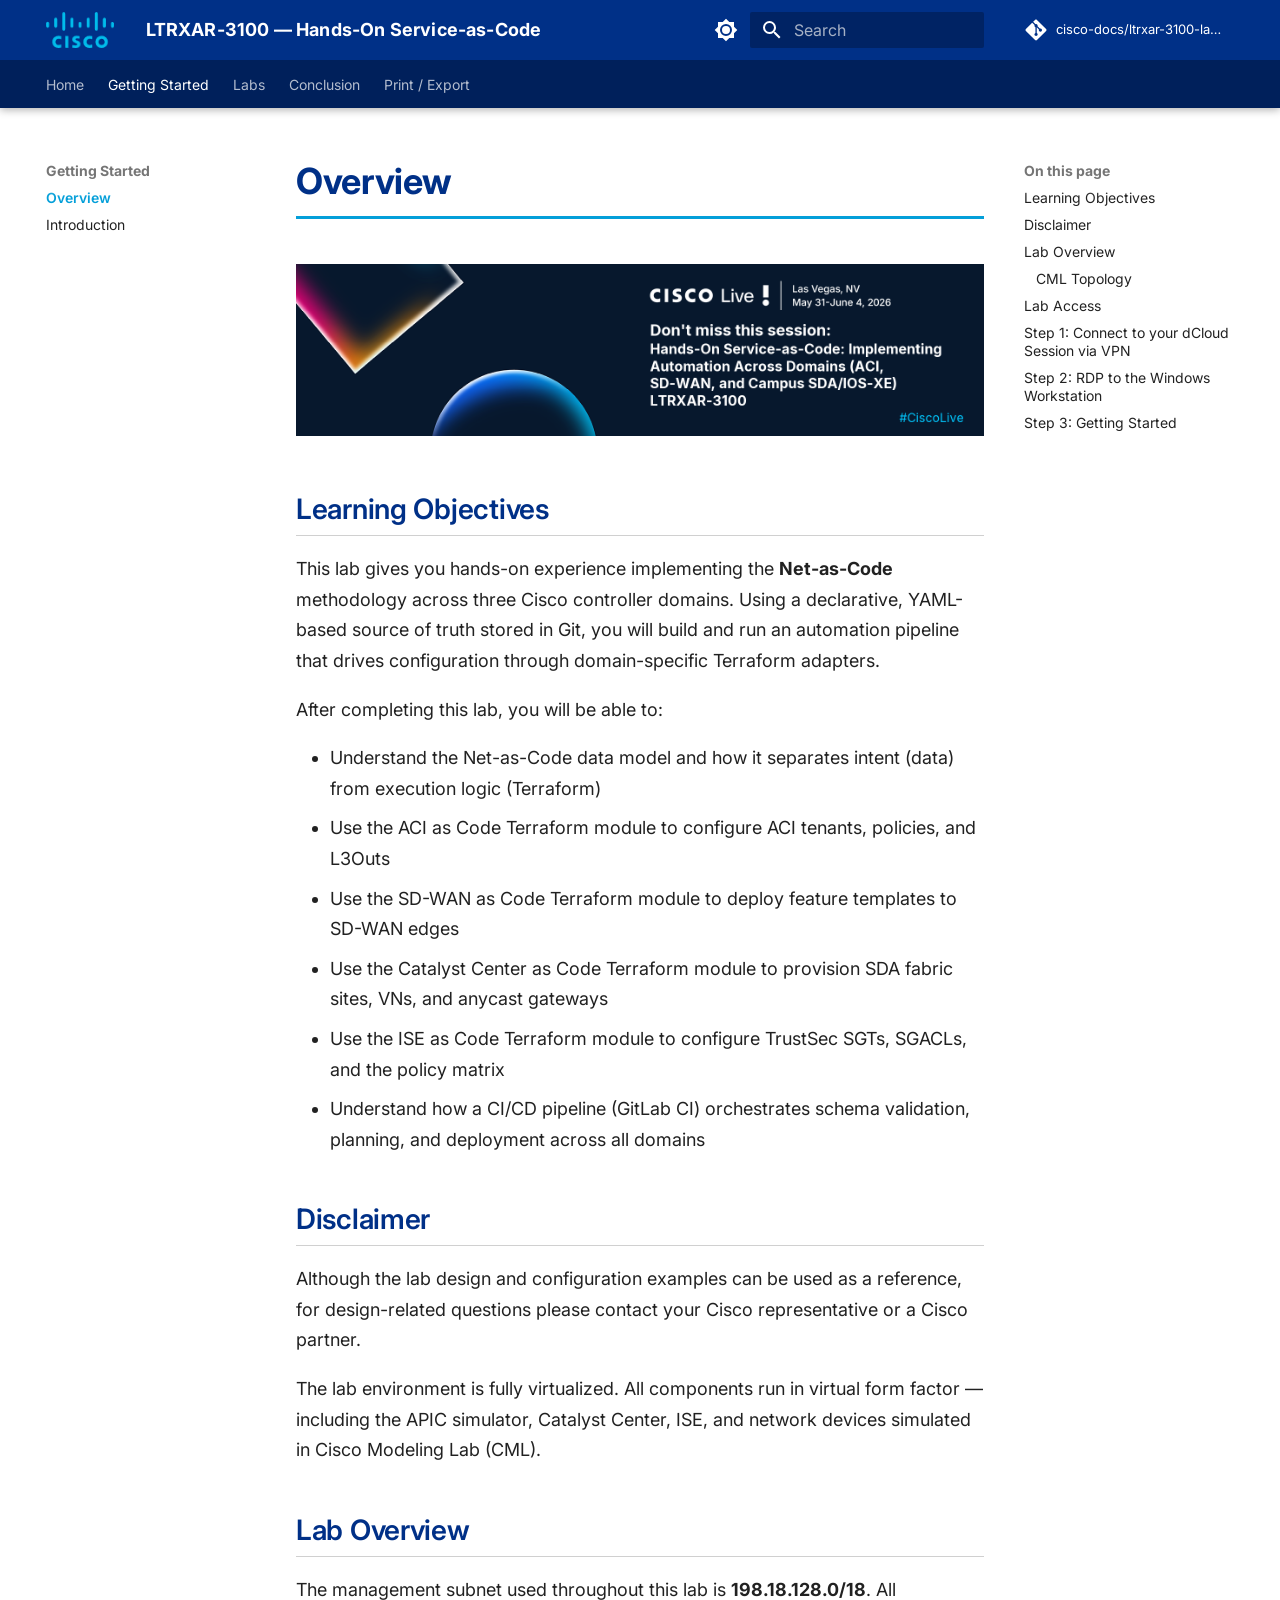
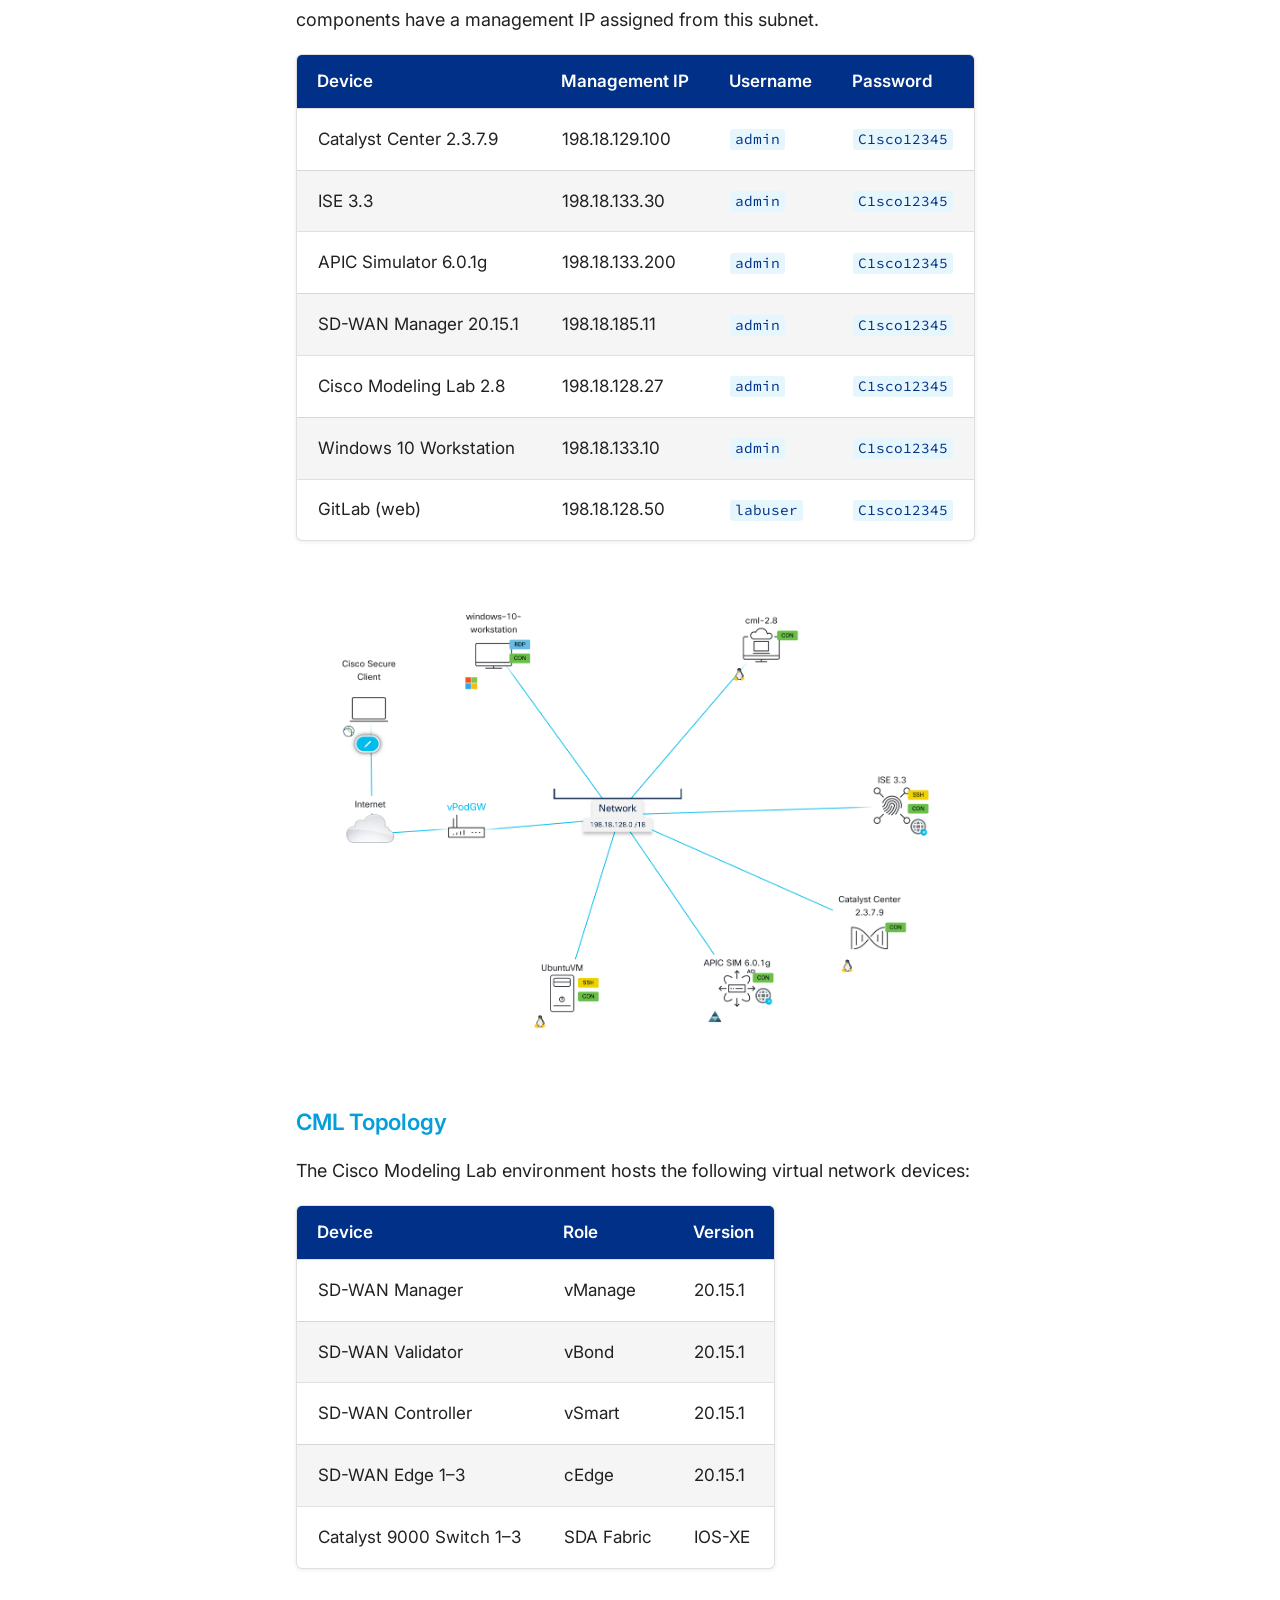
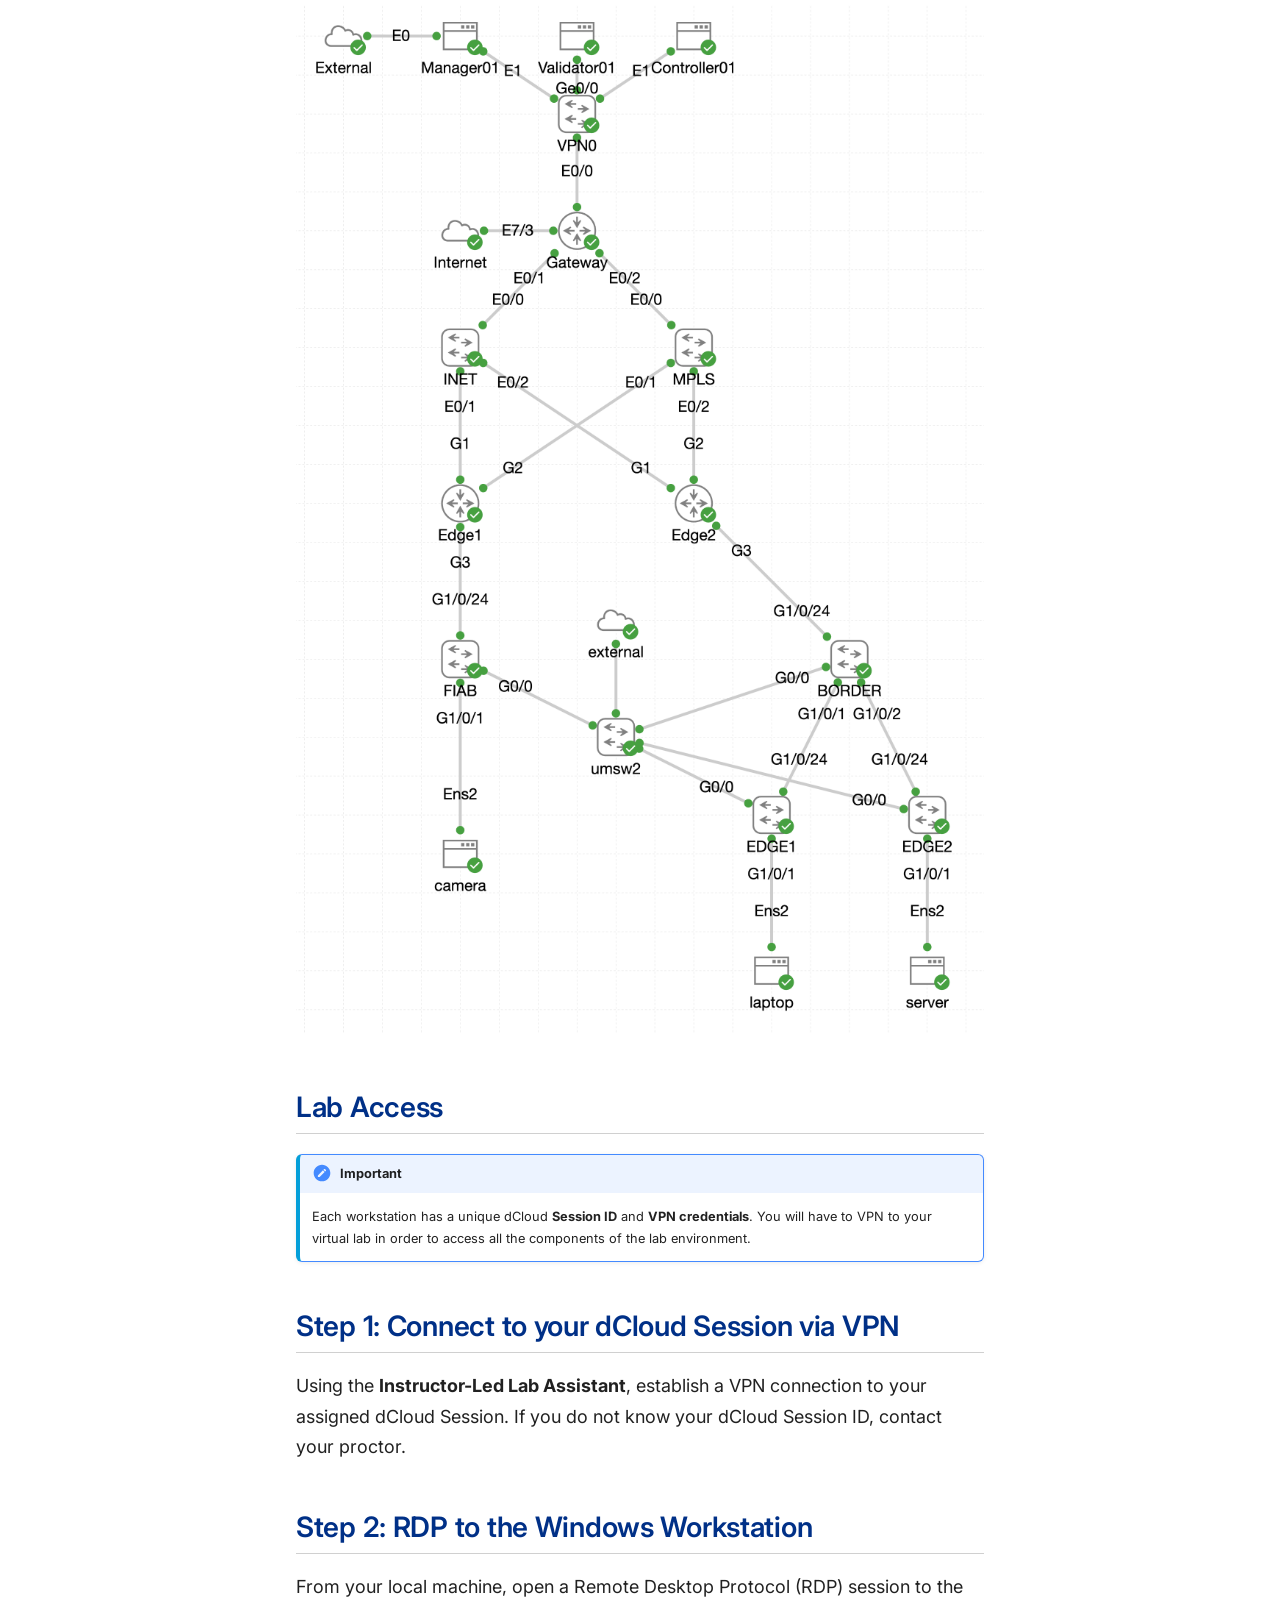
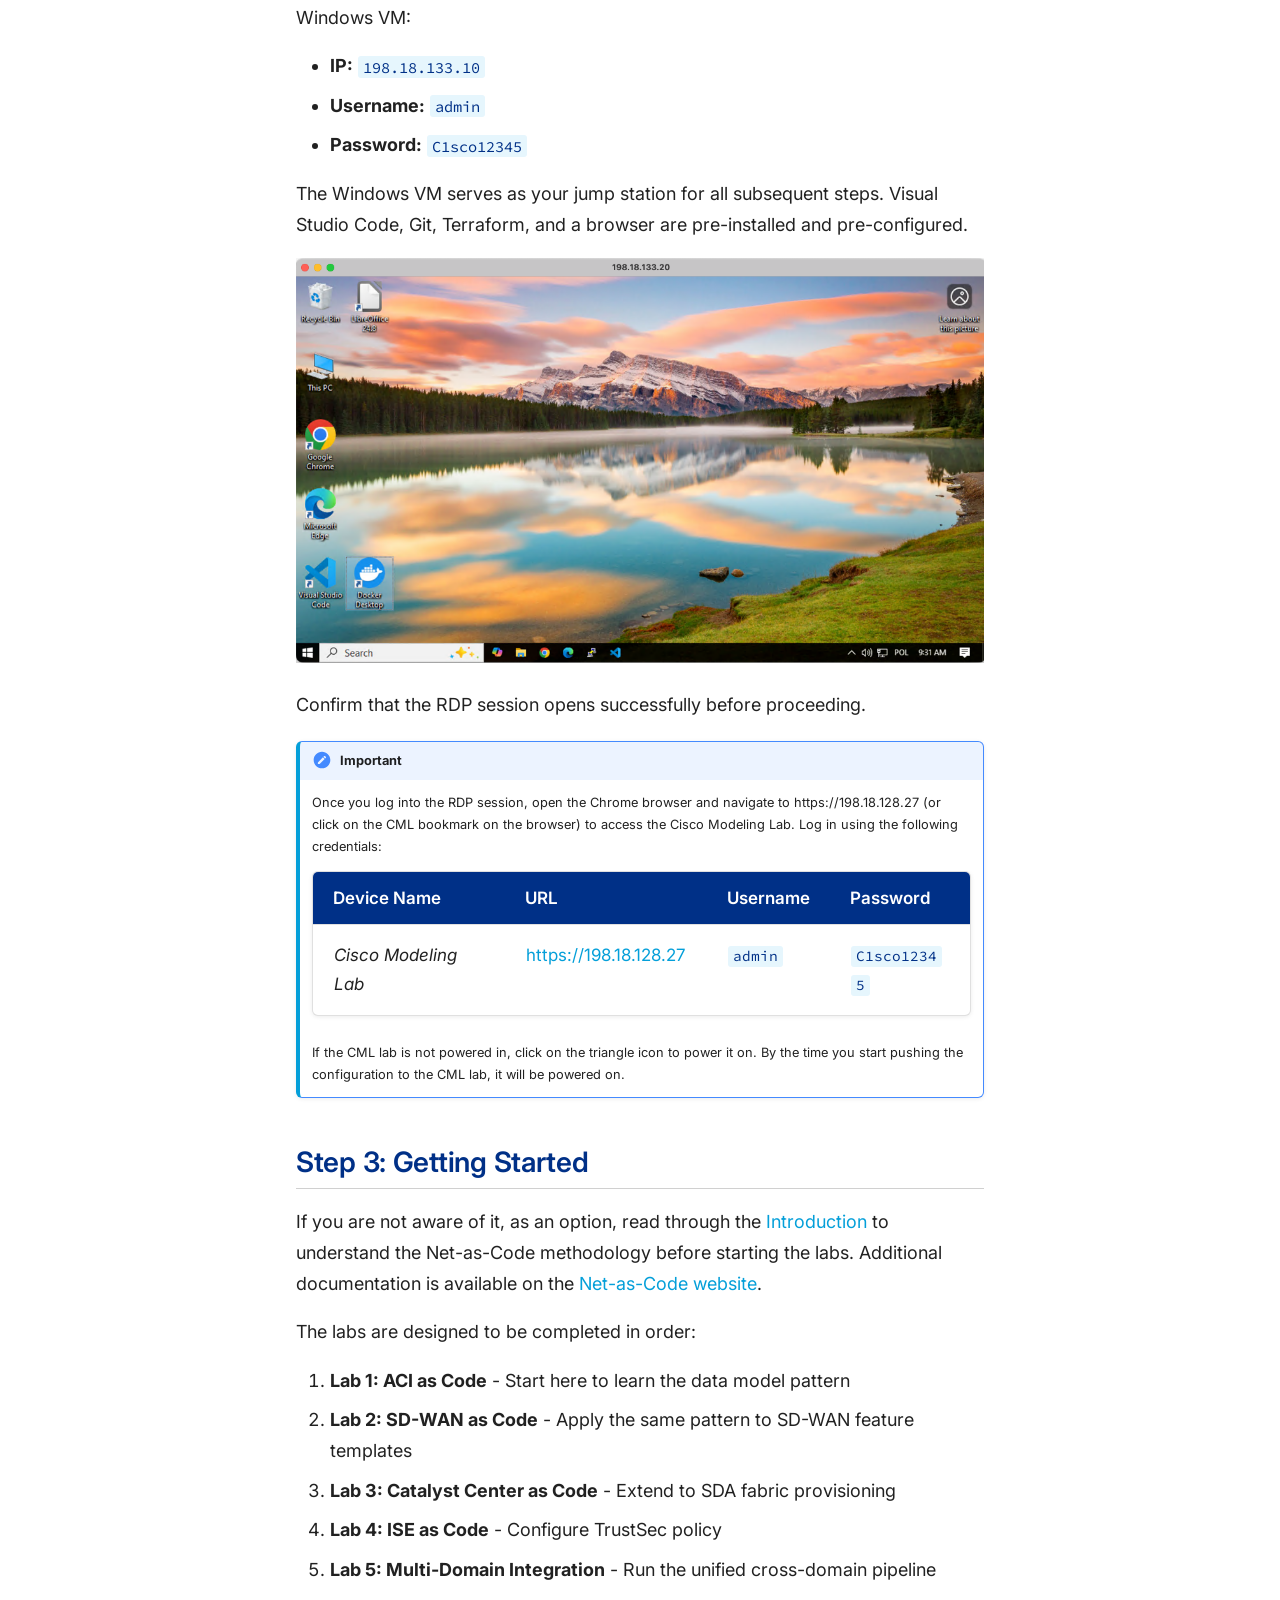
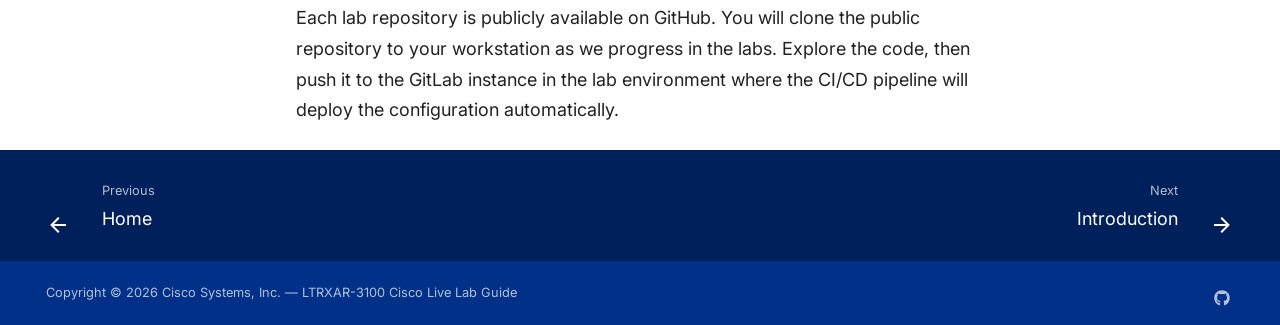
<file: overview/index.html>
<!DOCTYPE html><html lang="en" class="no-js"><head>
    
      <meta charset="utf-8">
      <meta name="viewport" content="width=device-width,initial-scale=1">
      
        <meta name="description" content="Implementing Automation Across Domains: ACI, SD-WAN, and Campus SDA/IOS-XE">
      
      
        <meta name="author" content="Cisco Live">
      
      
        <link rel="canonical" href="https://cisco-docs.github.io/ltrxar-3100-lab-guide/overview/">
      
      
        <link rel="prev" href="..">
      
      
        <link rel="next" href="../introduction/">
      
      
        
      
      
      <link rel="icon" href="../assets/cisco_logo.png">
      <meta name="generator" content="mkdocs-1.6.1, mkdocs-material-9.7.6">
    
    
      
        <title>Overview - LTRXAR-3100 — Hands-On Service-as-Code</title>
      
    
    
      <link rel="stylesheet" href="../assets/stylesheets/main.484c7ddc.min.css">
      
        
        <link rel="stylesheet" href="../assets/stylesheets/palette.ab4e12ef.min.css">
      
      


    
    
      
    
    
      
        
        
        <link rel="preconnect" href="https://fonts.gstatic.com" crossorigin="">
        <link rel="stylesheet" href="https://fonts.googleapis.com/css?family=Inter:300,300i,400,400i,700,700i%7CSource+Code+Pro:400,400i,700,700i&amp;display=fallback">
        <style>:root{--md-text-font:"Inter";--md-code-font:"Source Code Pro"}</style>
      
    
    
      <link rel="stylesheet" href="../css/print-site.css">
    
      <link rel="stylesheet" href="../css/print-site-material.css">
    
      <link rel="stylesheet" href="../stylesheets/cisco.css">
    
    <script>__md_scope=new URL("..",location),__md_hash=e=>[...e].reduce(((e,_)=>(e<<5)-e+_.charCodeAt(0)),0),__md_get=(e,_=localStorage,t=__md_scope)=>JSON.parse(_.getItem(t.pathname+"."+e)),__md_set=(e,_,t=localStorage,a=__md_scope)=>{try{t.setItem(a.pathname+"."+e,JSON.stringify(_))}catch(e){}}</script>
    
      

    
    
  <link href="../assets/stylesheets/glightbox.min.css" rel="stylesheet"><script src="../assets/javascripts/glightbox.min.js"></script><style id="glightbox-style">
            html.glightbox-open { overflow: initial; height: 100%; }
            .gslide-title { margin-top: 0px; user-select: text; }
            .gslide-desc { color: #666; user-select: text; }
            .gslide-image img { background: white; }
            .gscrollbar-fixer { padding-right: 15px; }
            .gdesc-inner { font-size: 0.75rem; }
            body[data-md-color-scheme="slate"] .gdesc-inner { background: var(--md-default-bg-color); }
            body[data-md-color-scheme="slate"] .gslide-title { color: var(--md-default-fg-color); }
            body[data-md-color-scheme="slate"] .gslide-desc { color: var(--md-default-fg-color); }
        </style></head>
  
  
    
    
      
    
    
    
    
    <body dir="ltr" data-md-color-scheme="default" data-md-color-primary="custom" data-md-color-accent="custom">
  
    
    <input class="md-toggle" data-md-toggle="drawer" type="checkbox" id="__drawer" autocomplete="off">
    <input class="md-toggle" data-md-toggle="search" type="checkbox" id="__search" autocomplete="off">
    <label class="md-overlay" for="__drawer"></label>
    <div data-md-component="skip">
      
        
        <a href="#overview" class="md-skip">
          Skip to content
        </a>
      
    </div>
    <div data-md-component="announce">
      
    </div>
    
    
      

  

<header class="md-header md-header--shadow md-header--lifted" data-md-component="header">
  <nav class="md-header__inner md-grid" aria-label="Header">
    <a href=".." title="LTRXAR-3100 — Hands-On Service-as-Code" class="md-header__button md-logo" aria-label="LTRXAR-3100 — Hands-On Service-as-Code" data-md-component="logo">
      
  <img src="../assets/cisco_logo.png" alt="logo">

    </a>
    <label class="md-header__button md-icon" for="__drawer">
      
      <svg xmlns="http://www.w3.org/2000/svg" viewBox="0 0 24 24"><path d="M3 6h18v2H3zm0 5h18v2H3zm0 5h18v2H3z"></path></svg>
    </label>
    <div class="md-header__title" data-md-component="header-title">
      <div class="md-header__ellipsis">
        <div class="md-header__topic">
          <span class="md-ellipsis">
            LTRXAR-3100 — Hands-On Service-as-Code
          </span>
        </div>
        <div class="md-header__topic" data-md-component="header-topic">
          <span class="md-ellipsis">
            
              Overview
            
          </span>
        </div>
      </div>
    </div>
    
      
        <form class="md-header__option" data-md-component="palette">
  
    
    
    
    <input class="md-option" data-md-color-media="" data-md-color-scheme="default" data-md-color-primary="custom" data-md-color-accent="custom" aria-label="Switch to dark mode" type="radio" name="__palette" id="__palette_0">
    
      <label class="md-header__button md-icon" title="Switch to dark mode" for="__palette_1" hidden="">
        <svg xmlns="http://www.w3.org/2000/svg" viewBox="0 0 24 24"><path d="M12 8a4 4 0 0 0-4 4 4 4 0 0 0 4 4 4 4 0 0 0 4-4 4 4 0 0 0-4-4m0 10a6 6 0 0 1-6-6 6 6 0 0 1 6-6 6 6 0 0 1 6 6 6 6 0 0 1-6 6m8-9.31V4h-4.69L12 .69 8.69 4H4v4.69L.69 12 4 15.31V20h4.69L12 23.31 15.31 20H20v-4.69L23.31 12z"></path></svg>
      </label>
    
  
    
    
    
    <input class="md-option" data-md-color-media="" data-md-color-scheme="slate" data-md-color-primary="custom" data-md-color-accent="custom" aria-label="Switch to light mode" type="radio" name="__palette" id="__palette_1">
    
      <label class="md-header__button md-icon" title="Switch to light mode" for="__palette_0" hidden="">
        <svg xmlns="http://www.w3.org/2000/svg" viewBox="0 0 24 24"><path d="M12 18c-.89 0-1.74-.2-2.5-.55C11.56 16.5 13 14.42 13 12s-1.44-4.5-3.5-5.45C10.26 6.2 11.11 6 12 6a6 6 0 0 1 6 6 6 6 0 0 1-6 6m8-9.31V4h-4.69L12 .69 8.69 4H4v4.69L.69 12 4 15.31V20h4.69L12 23.31 15.31 20H20v-4.69L23.31 12z"></path></svg>
      </label>
    
  
</form>
      
    
    
      <script>var palette=__md_get("__palette");if(palette&&palette.color){if("(prefers-color-scheme)"===palette.color.media){var media=matchMedia("(prefers-color-scheme: light)"),input=document.querySelector(media.matches?"[data-md-color-media='(prefers-color-scheme: light)']":"[data-md-color-media='(prefers-color-scheme: dark)']");palette.color.media=input.getAttribute("data-md-color-media"),palette.color.scheme=input.getAttribute("data-md-color-scheme"),palette.color.primary=input.getAttribute("data-md-color-primary"),palette.color.accent=input.getAttribute("data-md-color-accent")}for(var[key,value]of Object.entries(palette.color))document.body.setAttribute("data-md-color-"+key,value)}</script>
    
    
    
      
      
        <label class="md-header__button md-icon" for="__search">
          
          <svg xmlns="http://www.w3.org/2000/svg" viewBox="0 0 24 24"><path d="M9.5 3A6.5 6.5 0 0 1 16 9.5c0 1.61-.59 3.09-1.56 4.23l.27.27h.79l5 5-1.5 1.5-5-5v-.79l-.27-.27A6.52 6.52 0 0 1 9.5 16 6.5 6.5 0 0 1 3 9.5 6.5 6.5 0 0 1 9.5 3m0 2C7 5 5 7 5 9.5S7 14 9.5 14 14 12 14 9.5 12 5 9.5 5"></path></svg>
        </label>
        <div class="md-search" data-md-component="search" role="dialog">
  <label class="md-search__overlay" for="__search"></label>
  <div class="md-search__inner" role="search">
    <form class="md-search__form" name="search">
      <input type="text" class="md-search__input" name="query" aria-label="Search" placeholder="Search" autocapitalize="off" autocorrect="off" autocomplete="off" spellcheck="false" data-md-component="search-query" required="">
      <label class="md-search__icon md-icon" for="__search">
        
        <svg xmlns="http://www.w3.org/2000/svg" viewBox="0 0 24 24"><path d="M9.5 3A6.5 6.5 0 0 1 16 9.5c0 1.61-.59 3.09-1.56 4.23l.27.27h.79l5 5-1.5 1.5-5-5v-.79l-.27-.27A6.52 6.52 0 0 1 9.5 16 6.5 6.5 0 0 1 3 9.5 6.5 6.5 0 0 1 9.5 3m0 2C7 5 5 7 5 9.5S7 14 9.5 14 14 12 14 9.5 12 5 9.5 5"></path></svg>
        
        <svg xmlns="http://www.w3.org/2000/svg" viewBox="0 0 24 24"><path d="M20 11v2H8l5.5 5.5-1.42 1.42L4.16 12l7.92-7.92L13.5 5.5 8 11z"></path></svg>
      </label>
      <nav class="md-search__options" aria-label="Search">
        
          <a href="javascript:void(0)" class="md-search__icon md-icon" title="Share" aria-label="Share" data-clipboard="" data-clipboard-text="" data-md-component="search-share" tabindex="-1">
            
            <svg xmlns="http://www.w3.org/2000/svg" viewBox="0 0 24 24"><path d="M18 16.08c-.76 0-1.44.3-1.96.77L8.91 12.7c.05-.23.09-.46.09-.7s-.04-.47-.09-.7l7.05-4.11c.54.5 1.25.81 2.04.81a3 3 0 0 0 3-3 3 3 0 0 0-3-3 3 3 0 0 0-3 3c0 .24.04.47.09.7L8.04 9.81C7.5 9.31 6.79 9 6 9a3 3 0 0 0-3 3 3 3 0 0 0 3 3c.79 0 1.5-.31 2.04-.81l7.12 4.15c-.05.21-.08.43-.08.66 0 1.61 1.31 2.91 2.92 2.91s2.92-1.3 2.92-2.91A2.92 2.92 0 0 0 18 16.08"></path></svg>
          </a>
        
        <button type="reset" class="md-search__icon md-icon" title="Clear" aria-label="Clear" tabindex="-1">
          
          <svg xmlns="http://www.w3.org/2000/svg" viewBox="0 0 24 24"><path d="M19 6.41 17.59 5 12 10.59 6.41 5 5 6.41 10.59 12 5 17.59 6.41 19 12 13.41 17.59 19 19 17.59 13.41 12z"></path></svg>
        </button>
      </nav>
      
        <div class="md-search__suggest" data-md-component="search-suggest"></div>
      
    </form>
    <div class="md-search__output">
      <div class="md-search__scrollwrap" tabindex="0" data-md-scrollfix="">
        <div class="md-search-result" data-md-component="search-result">
          <div class="md-search-result__meta">
            Initializing search
          </div>
          <ol class="md-search-result__list" role="presentation"></ol>
        </div>
      </div>
    </div>
  </div>
</div>
      
    
    
      <div class="md-header__source">
        <a href="https://github.com/cisco-docs/ltrxar-3100-lab-guide" title="Go to repository" class="md-source" data-md-component="source">
  <div class="md-source__icon md-icon">
    
    <svg xmlns="http://www.w3.org/2000/svg" viewBox="0 0 448 512"><!--! Font Awesome Free 7.1.0 by @fontawesome - https://fontawesome.com License - https://fontawesome.com/license/free (Icons: CC BY 4.0, Fonts: SIL OFL 1.1, Code: MIT License) Copyright 2025 Fonticons, Inc.--><path d="M439.6 236.1 244 40.5c-5.4-5.5-12.8-8.5-20.4-8.5s-15 3-20.4 8.4L162.5 81l51.5 51.5c27.1-9.1 52.7 16.8 43.4 43.7l49.7 49.7c34.2-11.8 61.2 31 35.5 56.7-26.5 26.5-70.2-2.9-56-37.3L240.3 199v121.9c25.3 12.5 22.3 41.8 9.1 55-6.4 6.4-15.2 10.1-24.3 10.1s-17.8-3.6-24.3-10.1c-17.6-17.6-11.1-46.9 11.2-56v-123c-20.8-8.5-24.6-30.7-18.6-45L142.6 101 8.5 235.1C3 240.6 0 247.9 0 255.5s3 15 8.5 20.4l195.6 195.7c5.4 5.4 12.7 8.4 20.4 8.4s15-3 20.4-8.4l194.7-194.7c5.4-5.4 8.4-12.8 8.4-20.4s-3-15-8.4-20.4"></path></svg>
  </div>
  <div class="md-source__repository">
    cisco-docs/ltrxar-3100-lab-guide
  </div>
</a>
      </div>
    
  </nav>
  
    
      
<nav class="md-tabs" aria-label="Tabs" data-md-component="tabs">
  <div class="md-grid">
    <ul class="md-tabs__list">
      
        
  
  
  
  
    <li class="md-tabs__item">
      <a href=".." class="md-tabs__link">
        
  
  
    
  
  Home

      </a>
    </li>
  

      
        
  
  
  
    
  
  
    
    
      <li class="md-tabs__item md-tabs__item--active">
        <a href="./" class="md-tabs__link">
          
  
  
    
  
  Getting Started

        </a>
      </li>
    
  

      
        
  
  
  
  
    
    
      <li class="md-tabs__item">
        <a href="../lab1_aci/" class="md-tabs__link">
          
  
  
    
  
  Labs

        </a>
      </li>
    
  

      
        
  
  
  
  
    <li class="md-tabs__item">
      <a href="../conclusion/" class="md-tabs__link">
        
  
  
    
  
  Conclusion

      </a>
    </li>
  

      
        
  
  
  
  
    <li class="md-tabs__item">
      <a href="../print_page/" class="md-tabs__link">
        
  
  
    
  
  Print / Export

      </a>
    </li>
  

      
    </ul>
  </div>
</nav>
    
  
</header>
    
    <div class="md-container" data-md-component="container">
      
      
        
      
      <main class="md-main" data-md-component="main">
        <div class="md-main__inner md-grid">
          
            
              
              <div class="md-sidebar md-sidebar--primary" data-md-component="sidebar" data-md-type="navigation">
                <div class="md-sidebar__scrollwrap">
                  <div class="md-sidebar__inner">
                    


  


<nav class="md-nav md-nav--primary md-nav--lifted" aria-label="Navigation" data-md-level="0">
  <label class="md-nav__title" for="__drawer">
    <a href=".." title="LTRXAR-3100 — Hands-On Service-as-Code" class="md-nav__button md-logo" aria-label="LTRXAR-3100 — Hands-On Service-as-Code" data-md-component="logo">
      
  <img src="../assets/cisco_logo.png" alt="logo">

    </a>
    LTRXAR-3100 — Hands-On Service-as-Code
  </label>
  
    <div class="md-nav__source">
      <a href="https://github.com/cisco-docs/ltrxar-3100-lab-guide" title="Go to repository" class="md-source" data-md-component="source">
  <div class="md-source__icon md-icon">
    
    <svg xmlns="http://www.w3.org/2000/svg" viewBox="0 0 448 512"><!--! Font Awesome Free 7.1.0 by @fontawesome - https://fontawesome.com License - https://fontawesome.com/license/free (Icons: CC BY 4.0, Fonts: SIL OFL 1.1, Code: MIT License) Copyright 2025 Fonticons, Inc.--><path d="M439.6 236.1 244 40.5c-5.4-5.5-12.8-8.5-20.4-8.5s-15 3-20.4 8.4L162.5 81l51.5 51.5c27.1-9.1 52.7 16.8 43.4 43.7l49.7 49.7c34.2-11.8 61.2 31 35.5 56.7-26.5 26.5-70.2-2.9-56-37.3L240.3 199v121.9c25.3 12.5 22.3 41.8 9.1 55-6.4 6.4-15.2 10.1-24.3 10.1s-17.8-3.6-24.3-10.1c-17.6-17.6-11.1-46.9 11.2-56v-123c-20.8-8.5-24.6-30.7-18.6-45L142.6 101 8.5 235.1C3 240.6 0 247.9 0 255.5s3 15 8.5 20.4l195.6 195.7c5.4 5.4 12.7 8.4 20.4 8.4s15-3 20.4-8.4l194.7-194.7c5.4-5.4 8.4-12.8 8.4-20.4s-3-15-8.4-20.4"></path></svg>
  </div>
  <div class="md-source__repository">
    cisco-docs/ltrxar-3100-lab-guide
  </div>
</a>
    </div>
  
  <ul class="md-nav__list" data-md-scrollfix="">
    
      
      
  
  
  
  
    <li class="md-nav__item">
      <a href=".." class="md-nav__link">
        
  
  
  <span class="md-ellipsis">
    
  
    Home
  

    
  </span>
  
  

      </a>
    </li>
  

    
      
      
  
  
    
  
  
  
    
    
      
        
      
        
      
    
    
    
      
        
        
      
      
        
      
    
    
    <li class="md-nav__item md-nav__item--active md-nav__item--section md-nav__item--nested">
      
        
        
        <input class="md-nav__toggle md-toggle " type="checkbox" id="__nav_2" checked="">
        
          
          <label class="md-nav__link" for="__nav_2" id="__nav_2_label" tabindex="">
            
  
  
  <span class="md-ellipsis">
    
  
    Getting Started
  

    
  </span>
  
  

            <span class="md-nav__icon md-icon"></span>
          </label>
        
        <nav class="md-nav" data-md-level="1" aria-labelledby="__nav_2_label" aria-expanded="true">
          <label class="md-nav__title" for="__nav_2">
            <span class="md-nav__icon md-icon"></span>
            
  
    Getting Started
  

          </label>
          <ul class="md-nav__list" data-md-scrollfix="">
            
              
                
  
  
    
  
  
  
    <li class="md-nav__item md-nav__item--active">
      
      <input class="md-nav__toggle md-toggle" type="checkbox" id="__toc">
      
      
        
      
      
        <label class="md-nav__link md-nav__link--active" for="__toc">
          
  
  
  <span class="md-ellipsis">
    
  
    Overview
  

    
  </span>
  
  

          <span class="md-nav__icon md-icon"></span>
        </label>
      
      <a href="./" class="md-nav__link md-nav__link--active">
        
  
  
  <span class="md-ellipsis">
    
  
    Overview
  

    
  </span>
  
  

      </a>
      
        

  

<nav class="md-nav md-nav--secondary" aria-label="On this page">
  
  
  
    
  
  
    <label class="md-nav__title" for="__toc">
      <span class="md-nav__icon md-icon"></span>
      On this page
    </label>
    <ul class="md-nav__list" data-md-component="toc" data-md-scrollfix="">
      
        <li class="md-nav__item">
  <a href="#learning-objectives" class="md-nav__link">
    <span class="md-ellipsis">
      
        Learning Objectives
      
    </span>
  </a>
  
</li>
      
        <li class="md-nav__item">
  <a href="#disclaimer" class="md-nav__link">
    <span class="md-ellipsis">
      
        Disclaimer
      
    </span>
  </a>
  
</li>
      
        <li class="md-nav__item">
  <a href="#lab-overview" class="md-nav__link">
    <span class="md-ellipsis">
      
        Lab Overview
      
    </span>
  </a>
  
    <nav class="md-nav" aria-label="Lab Overview">
      <ul class="md-nav__list">
        
          <li class="md-nav__item">
  <a href="#cml-topology" class="md-nav__link">
    <span class="md-ellipsis">
      
        CML Topology
      
    </span>
  </a>
  
</li>
        
      </ul>
    </nav>
  
</li>
      
        <li class="md-nav__item">
  <a href="#lab-access" class="md-nav__link">
    <span class="md-ellipsis">
      
        Lab Access
      
    </span>
  </a>
  
</li>
      
        <li class="md-nav__item">
  <a href="#step-1-connect-to-your-dcloud-session-via-vpn" class="md-nav__link">
    <span class="md-ellipsis">
      
        Step 1: Connect to your dCloud Session via VPN
      
    </span>
  </a>
  
</li>
      
        <li class="md-nav__item">
  <a href="#step-2-rdp-to-the-windows-workstation" class="md-nav__link">
    <span class="md-ellipsis">
      
        Step 2: RDP to the Windows Workstation
      
    </span>
  </a>
  
</li>
      
        <li class="md-nav__item">
  <a href="#step-3-getting-started" class="md-nav__link">
    <span class="md-ellipsis">
      
        Step 3: Getting Started
      
    </span>
  </a>
  
</li>
      
    </ul>
  
</nav>
      
    </li>
  

              
            
              
                
  
  
  
  
    <li class="md-nav__item">
      <a href="../introduction/" class="md-nav__link">
        
  
  
  <span class="md-ellipsis">
    
  
    Introduction
  

    
  </span>
  
  

      </a>
    </li>
  

              
            
          </ul>
        </nav>
      
    </li>
  

    
      
      
  
  
  
  
    
    
      
        
      
        
      
        
      
        
      
        
      
        
      
    
    
    
      
      
        
      
    
    
    <li class="md-nav__item md-nav__item--nested">
      
        
        
          
        
        <input class="md-nav__toggle md-toggle md-toggle--indeterminate" type="checkbox" id="__nav_3">
        
          
          <label class="md-nav__link" for="__nav_3" id="__nav_3_label" tabindex="0">
            
  
  
  <span class="md-ellipsis">
    
  
    Labs
  

    
  </span>
  
  

            <span class="md-nav__icon md-icon"></span>
          </label>
        
        <nav class="md-nav" data-md-level="1" aria-labelledby="__nav_3_label" aria-expanded="false">
          <label class="md-nav__title" for="__nav_3">
            <span class="md-nav__icon md-icon"></span>
            
  
    Labs
  

          </label>
          <ul class="md-nav__list" data-md-scrollfix="">
            
              
                
  
  
  
  
    <li class="md-nav__item">
      <a href="../lab1_aci/" class="md-nav__link">
        
  
  
  <span class="md-ellipsis">
    
  
    Lab 1 — ACI as Code
  

    
  </span>
  
  

      </a>
    </li>
  

              
            
              
                
  
  
  
  
    <li class="md-nav__item">
      <a href="../lab2_sdwan/" class="md-nav__link">
        
  
  
  <span class="md-ellipsis">
    
  
    Lab 2 — SD-WAN as Code
  

    
  </span>
  
  

      </a>
    </li>
  

              
            
              
                
  
  
  
  
    <li class="md-nav__item">
      <a href="../lab3_catc/" class="md-nav__link">
        
  
  
  <span class="md-ellipsis">
    
  
    Lab 3 — Catalyst Center as Code
  

    
  </span>
  
  

      </a>
    </li>
  

              
            
              
                
  
  
  
  
    <li class="md-nav__item">
      <a href="../lab4_ise/" class="md-nav__link">
        
  
  
  <span class="md-ellipsis">
    
  
    Lab 4 — ISE as Code
  

    
  </span>
  
  

      </a>
    </li>
  

              
            
              
                
  
  
  
  
    <li class="md-nav__item">
      <a href="../lab5_multidomain/" class="md-nav__link">
        
  
  
  <span class="md-ellipsis">
    
  
    Lab 5 — Multi-Domain Integration
  

    
  </span>
  
  

      </a>
    </li>
  

              
            
              
                
  
  
  
  
    <li class="md-nav__item">
      <a href="../lab6_optional_end_to_end_testing/" class="md-nav__link">
        
  
  
  <span class="md-ellipsis">
    
  
    Lab 6 (Optional) — End-to-End Testing
  

    
  </span>
  
  

      </a>
    </li>
  

              
            
          </ul>
        </nav>
      
    </li>
  

    
      
      
  
  
  
  
    <li class="md-nav__item">
      <a href="../conclusion/" class="md-nav__link">
        
  
  
  <span class="md-ellipsis">
    
  
    Conclusion
  

    
  </span>
  
  

      </a>
    </li>
  

    
      
      
  
  
  
  
    <li class="md-nav__item">
      <a href="../print_page/" class="md-nav__link">
        
  
  
  <span class="md-ellipsis">
    
  
    Print / Export
  

    
  </span>
  
  

      </a>
    </li>
  

    
  </ul>
</nav>
                  </div>
                </div>
              </div>
            
            
              
              <div class="md-sidebar md-sidebar--secondary" data-md-component="sidebar" data-md-type="toc">
                <div class="md-sidebar__scrollwrap">
                  <div class="md-sidebar__inner">
                    

  

<nav class="md-nav md-nav--secondary" aria-label="On this page">
  
  
  
    
  
  
    <label class="md-nav__title" for="__toc">
      <span class="md-nav__icon md-icon"></span>
      On this page
    </label>
    <ul class="md-nav__list" data-md-component="toc" data-md-scrollfix="">
      
        <li class="md-nav__item">
  <a href="#learning-objectives" class="md-nav__link">
    <span class="md-ellipsis">
      
        Learning Objectives
      
    </span>
  </a>
  
</li>
      
        <li class="md-nav__item">
  <a href="#disclaimer" class="md-nav__link">
    <span class="md-ellipsis">
      
        Disclaimer
      
    </span>
  </a>
  
</li>
      
        <li class="md-nav__item">
  <a href="#lab-overview" class="md-nav__link">
    <span class="md-ellipsis">
      
        Lab Overview
      
    </span>
  </a>
  
    <nav class="md-nav" aria-label="Lab Overview">
      <ul class="md-nav__list">
        
          <li class="md-nav__item">
  <a href="#cml-topology" class="md-nav__link">
    <span class="md-ellipsis">
      
        CML Topology
      
    </span>
  </a>
  
</li>
        
      </ul>
    </nav>
  
</li>
      
        <li class="md-nav__item">
  <a href="#lab-access" class="md-nav__link">
    <span class="md-ellipsis">
      
        Lab Access
      
    </span>
  </a>
  
</li>
      
        <li class="md-nav__item">
  <a href="#step-1-connect-to-your-dcloud-session-via-vpn" class="md-nav__link">
    <span class="md-ellipsis">
      
        Step 1: Connect to your dCloud Session via VPN
      
    </span>
  </a>
  
</li>
      
        <li class="md-nav__item">
  <a href="#step-2-rdp-to-the-windows-workstation" class="md-nav__link">
    <span class="md-ellipsis">
      
        Step 2: RDP to the Windows Workstation
      
    </span>
  </a>
  
</li>
      
        <li class="md-nav__item">
  <a href="#step-3-getting-started" class="md-nav__link">
    <span class="md-ellipsis">
      
        Step 3: Getting Started
      
    </span>
  </a>
  
</li>
      
    </ul>
  
</nav>
                  </div>
                </div>
              </div>
            
          
          
            <div class="md-content" data-md-component="content">
              
              <article class="md-content__inner md-typeset">
                
                  



<h1 id="overview">Overview<a class="headerlink" href="#overview" title="Permanent link">¶</a></h1>
<p><a class="glightbox" data-type="image" data-width="100%" data-height="auto" href="../assets/ltrxar_3100_logo.png" data-desc-position="bottom"><img alt="LTRXAR-3100 Lab Logo" src="../assets/ltrxar_3100_logo.png"></a></p>
<h2 id="learning-objectives">Learning Objectives<a class="headerlink" href="#learning-objectives" title="Permanent link">¶</a></h2>
<p>This lab gives you hands-on experience implementing the <strong>Net-as-Code</strong> methodology across three Cisco controller domains. Using a declarative, YAML-based source of truth stored in Git, you will build and run an automation pipeline that drives configuration through domain-specific Terraform adapters.</p>
<p>After completing this lab, you will be able to:</p>
<ul>
<li>Understand the Net-as-Code data model and how it separates intent (data) from execution logic (Terraform)</li>
<li>Use the ACI as Code Terraform module to configure ACI tenants, policies, and L3Outs</li>
<li>Use the SD-WAN as Code Terraform module to deploy feature templates to SD-WAN edges</li>
<li>Use the Catalyst Center as Code Terraform module to provision SDA fabric sites, VNs, and anycast gateways</li>
<li>Use the ISE as Code Terraform module to configure TrustSec SGTs, SGACLs, and the policy matrix</li>
<li>Understand how a CI/CD pipeline (GitLab CI) orchestrates schema validation, planning, and deployment across all domains</li>
</ul>
<h2 id="disclaimer">Disclaimer<a class="headerlink" href="#disclaimer" title="Permanent link">¶</a></h2>
<p>Although the lab design and configuration examples can be used as a reference, for design-related questions please contact your Cisco representative or a Cisco partner.</p>
<p>The lab environment is fully virtualized. All components run in virtual form factor — including the APIC simulator, Catalyst Center, ISE, and network devices simulated in Cisco Modeling Lab (CML).</p>
<h2 id="lab-overview">Lab Overview<a class="headerlink" href="#lab-overview" title="Permanent link">¶</a></h2>
<p>The management subnet used throughout this lab is <strong>198.18.128.0/18</strong>. All components have a management IP assigned from this subnet.</p>
<table>
<thead>
<tr>
<th>Device</th>
<th>Management IP</th>
<th>Username</th>
<th>Password</th>
</tr>
</thead>
<tbody>
<tr>
<td>Catalyst Center 2.3.7.9</td>
<td>198.18.129.100</td>
<td><code>admin</code></td>
<td><code>C1sco12345</code></td>
</tr>
<tr>
<td>ISE 3.3</td>
<td>198.18.133.30</td>
<td><code>admin</code></td>
<td><code>C1sco12345</code></td>
</tr>
<tr>
<td>APIC Simulator 6.0.1g</td>
<td>198.18.133.200</td>
<td><code>admin</code></td>
<td><code>C1sco12345</code></td>
</tr>
<tr>
<td>SD-WAN Manager 20.15.1</td>
<td>198.18.185.11</td>
<td><code>admin</code></td>
<td><code>C1sco12345</code></td>
</tr>
<tr>
<td>Cisco Modeling Lab 2.8</td>
<td>198.18.128.27</td>
<td><code>admin</code></td>
<td><code>C1sco12345</code></td>
</tr>
<tr>
<td>Windows 10 Workstation</td>
<td>198.18.133.10</td>
<td><code>admin</code></td>
<td><code>C1sco12345</code></td>
</tr>
<tr>
<td>GitLab (web)</td>
<td>198.18.128.50</td>
<td><code>labuser</code></td>
<td><code>C1sco12345</code></td>
</tr>
</tbody>
</table>
<p><a class="glightbox" data-type="image" data-width="100%" data-height="auto" href="../assets/lab_overview.png" data-desc-position="bottom"><img alt="Lab Topology" src="../assets/lab_overview.png"></a></p>
<h3 id="cml-topology">CML Topology<a class="headerlink" href="#cml-topology" title="Permanent link">¶</a></h3>
<p>The Cisco Modeling Lab environment hosts the following virtual network devices:</p>
<table>
<thead>
<tr>
<th>Device</th>
<th>Role</th>
<th>Version</th>
</tr>
</thead>
<tbody>
<tr>
<td>SD-WAN Manager</td>
<td>vManage</td>
<td>20.15.1</td>
</tr>
<tr>
<td>SD-WAN Validator</td>
<td>vBond</td>
<td>20.15.1</td>
</tr>
<tr>
<td>SD-WAN Controller</td>
<td>vSmart</td>
<td>20.15.1</td>
</tr>
<tr>
<td>SD-WAN Edge 1–3</td>
<td>cEdge</td>
<td>20.15.1</td>
</tr>
<tr>
<td>Catalyst 9000 Switch 1–3</td>
<td>SDA Fabric</td>
<td>IOS-XE</td>
</tr>
</tbody>
</table>
<p><a class="glightbox" data-type="image" data-width="100%" data-height="auto" href="../assets/cml_topology_light.png" data-desc-position="bottom"><img alt="CML Topology" src="../assets/cml_topology_light.png"></a></p>
<h2 id="lab-access">Lab Access<a class="headerlink" href="#lab-access" title="Permanent link">¶</a></h2>
<div class="admonition important">
<p class="admonition-title">Important</p>
<p>Each workstation has a unique dCloud <strong>Session ID</strong> and <strong>VPN credentials</strong>. You will have to VPN to your virtual lab in order to access all the components of the lab environment.</p>
</div>
<h2 id="step-1-connect-to-your-dcloud-session-via-vpn">Step 1: Connect to your dCloud Session via VPN<a class="headerlink" href="#step-1-connect-to-your-dcloud-session-via-vpn" title="Permanent link">¶</a></h2>
<p>Using the <strong>Instructor-Led Lab Assistant</strong>, establish a VPN connection to your assigned dCloud Session. If you do not know your dCloud Session ID, contact your proctor.</p>
<h2 id="step-2-rdp-to-the-windows-workstation">Step 2: RDP to the Windows Workstation<a class="headerlink" href="#step-2-rdp-to-the-windows-workstation" title="Permanent link">¶</a></h2>
<p>From your local machine, open a Remote Desktop Protocol (RDP) session to the Windows VM:</p>
<ul>
<li><strong>IP:</strong> <code>198.18.133.10</code></li>
<li><strong>Username:</strong> <code>admin</code></li>
<li><strong>Password:</strong> <code>C1sco12345</code></li>
</ul>
<p>The Windows VM serves as your jump station for all subsequent steps. Visual Studio Code, Git, Terraform, and a browser are pre-installed and pre-configured.</p>
<p><a class="glightbox" data-type="image" data-width="100%" data-height="auto" href="../assets/rdp_vm.png" data-desc-position="bottom"><img alt="Windows Workstation" src="../assets/rdp_vm.png"></a></p>
<p>Confirm that the RDP session opens successfully before proceeding.</p>
<div class="admonition important">
<p class="admonition-title">Important</p>
<p>Once you log into the RDP session, open the Chrome browser and navigate to https://198.18.128.27 (or click on the CML bookmark on the browser) to access the Cisco Modeling Lab. Log in using the following credentials:</p>
<table>
<thead>
<tr>
<th>Device Name</th>
<th>URL</th>
<th>Username</th>
<th>Password</th>
</tr>
</thead>
<tbody>
<tr>
<td><em>Cisco Modeling Lab</em></td>
<td><a href="https://198.18.128.27">https://198.18.128.27</a></td>
<td><code>admin</code></td>
<td><code>C1sco12345</code></td>
</tr>
</tbody>
</table>
<p>If the CML lab is not powered in, click on the triangle icon to power it on. By the time you start pushing the configuration to the CML lab, it will be powered on.</p>
</div>
<h2 id="step-3-getting-started">Step 3: Getting Started<a class="headerlink" href="#step-3-getting-started" title="Permanent link">¶</a></h2>
<p>If you are not aware of it, as an option, read through the <a href="../introduction/">Introduction</a> to understand the Net-as-Code methodology before starting the labs. Additional documentation is available on the <a href="https://netascode.cisco.com/">Net-as-Code website</a>.</p>
<p>The labs are designed to be completed in order:</p>
<ol>
<li><strong>Lab 1: ACI as Code</strong> - Start here to learn the data model pattern</li>
<li><strong>Lab 2: SD-WAN as Code</strong> - Apply the same pattern to SD-WAN feature templates</li>
<li><strong>Lab 3: Catalyst Center as Code</strong> - Extend to SDA fabric provisioning</li>
<li><strong>Lab 4: ISE as Code</strong> - Configure TrustSec policy</li>
<li><strong>Lab 5: Multi-Domain Integration</strong> - Run the unified cross-domain pipeline</li>
</ol>
<p>Each lab repository is publicly available on GitHub. You will clone the public repository to your workstation as we progress in the labs. Explore the code, then push it to the GitLab instance in the lab environment where the CI/CD pipeline will deploy the configuration automatically.</p>












                
              </article>
            </div>
          
          
  <script>var tabs=__md_get("__tabs");if(Array.isArray(tabs))e:for(var set of document.querySelectorAll(".tabbed-set")){var labels=set.querySelector(".tabbed-labels");for(var tab of tabs)for(var label of labels.getElementsByTagName("label"))if(label.innerText.trim()===tab){var input=document.getElementById(label.htmlFor);input.checked=!0;continue e}}</script>

<script>var target=document.getElementById(location.hash.slice(1));target&&target.name&&(target.checked=target.name.startsWith("__tabbed_"))</script>
        </div>
        
          <button type="button" class="md-top md-icon" data-md-component="top" hidden="">
  
  <svg xmlns="http://www.w3.org/2000/svg" viewBox="0 0 24 24"><path d="M13 20h-2V8l-5.5 5.5-1.42-1.42L12 4.16l7.92 7.92-1.42 1.42L13 8z"></path></svg>
  Back to top
</button>
        
      </main>
      
        <footer class="md-footer">
  
    
      
      <nav class="md-footer__inner md-grid" aria-label="Footer">
        
          
          <a href=".." class="md-footer__link md-footer__link--prev" aria-label="Previous: Home">
            <div class="md-footer__button md-icon">
              
              <svg xmlns="http://www.w3.org/2000/svg" viewBox="0 0 24 24"><path d="M20 11v2H8l5.5 5.5-1.42 1.42L4.16 12l7.92-7.92L13.5 5.5 8 11z"></path></svg>
            </div>
            <div class="md-footer__title">
              <span class="md-footer__direction">
                Previous
              </span>
              <div class="md-ellipsis">
                Home
              </div>
            </div>
          </a>
        
        
          
          <a href="../introduction/" class="md-footer__link md-footer__link--next" aria-label="Next: Introduction">
            <div class="md-footer__title">
              <span class="md-footer__direction">
                Next
              </span>
              <div class="md-ellipsis">
                Introduction
              </div>
            </div>
            <div class="md-footer__button md-icon">
              
              <svg xmlns="http://www.w3.org/2000/svg" viewBox="0 0 24 24"><path d="M4 11v2h12l-5.5 5.5 1.42 1.42L19.84 12l-7.92-7.92L10.5 5.5 16 11z"></path></svg>
            </div>
          </a>
        
      </nav>
    
  
  <div class="md-footer-meta md-typeset">
    <div class="md-footer-meta__inner md-grid">
      <div class="md-copyright">
  
    <div class="md-copyright__highlight">
      Copyright © 2026 Cisco Systems, Inc. — LTRXAR-3100 Cisco Live Lab Guide

    </div>
  
  
</div>
      
        
<div class="md-social">
  
    
    
    
    
    <a href="https://github.com/cisco-docs" target="_blank" rel="noopener" title="Cisco Docs on GitHub" class="md-social__link">
      <svg xmlns="http://www.w3.org/2000/svg" viewBox="0 0 512 512"><!--! Font Awesome Free 7.1.0 by @fontawesome - https://fontawesome.com License - https://fontawesome.com/license/free (Icons: CC BY 4.0, Fonts: SIL OFL 1.1, Code: MIT License) Copyright 2025 Fonticons, Inc.--><path d="M173.9 397.4c0 2-2.3 3.6-5.2 3.6-3.3.3-5.6-1.3-5.6-3.6 0-2 2.3-3.6 5.2-3.6 3-.3 5.6 1.3 5.6 3.6m-31.1-4.5c-.7 2 1.3 4.3 4.3 4.9 2.6 1 5.6 0 6.2-2s-1.3-4.3-4.3-5.2c-2.6-.7-5.5.3-6.2 2.3m44.2-1.7c-2.9.7-4.9 2.6-4.6 4.9.3 2 2.9 3.3 5.9 2.6 2.9-.7 4.9-2.6 4.6-4.6-.3-1.9-3-3.2-5.9-2.9M252.8 8C114.1 8 8 113.3 8 252c0 110.9 69.8 205.8 169.5 239.2 12.8 2.3 17.3-5.6 17.3-12.1 0-6.2-.3-40.4-.3-61.4 0 0-70 15-84.7-29.8 0 0-11.4-29.1-27.8-36.6 0 0-22.9-15.7 1.6-15.4 0 0 24.9 2 38.6 25.8 21.9 38.6 58.6 27.5 72.9 20.9 2.3-16 8.8-27.1 16-33.7-55.9-6.2-112.3-14.3-112.3-110.5 0-27.5 7.6-41.3 23.6-58.9-2.6-6.5-11.1-33.3 2.6-67.9 20.9-6.5 69 27 69 27 20-5.6 41.5-8.5 62.8-8.5s42.8 2.9 62.8 8.5c0 0 48.1-33.6 69-27 13.7 34.7 5.2 61.4 2.6 67.9 16 17.7 25.8 31.5 25.8 58.9 0 96.5-58.9 104.2-114.8 110.5 9.2 7.9 17 22.9 17 46.4 0 33.7-.3 75.4-.3 83.6 0 6.5 4.6 14.4 17.3 12.1C436.2 457.8 504 362.9 504 252 504 113.3 391.5 8 252.8 8M105.2 352.9c-1.3 1-1 3.3.7 5.2 1.6 1.6 3.9 2.3 5.2 1 1.3-1 1-3.3-.7-5.2-1.6-1.6-3.9-2.3-5.2-1m-10.8-8.1c-.7 1.3.3 2.9 2.3 3.9 1.6 1 3.6.7 4.3-.7.7-1.3-.3-2.9-2.3-3.9-2-.6-3.6-.3-4.3.7m32.4 35.6c-1.6 1.3-1 4.3 1.3 6.2 2.3 2.3 5.2 2.6 6.5 1 1.3-1.3.7-4.3-1.3-6.2-2.2-2.3-5.2-2.6-6.5-1m-11.4-14.7c-1.6 1-1.6 3.6 0 5.9s4.3 3.3 5.6 2.3c1.6-1.3 1.6-3.9 0-6.2-1.4-2.3-4-3.3-5.6-2"></path></svg>
    </a>
  
</div>
      
    </div>
  </div>
</footer>
      
    </div>
    <div class="md-dialog" data-md-component="dialog">
      <div class="md-dialog__inner md-typeset"></div>
    </div>
    
    
    
      
      
      <script id="__config" type="application/json">{"annotate": null, "base": "..", "features": ["navigation.tabs", "navigation.tabs.sticky", "navigation.sections", "navigation.expand", "navigation.top", "navigation.footer", "navigation.indexes", "toc.follow", "search.highlight", "search.share", "search.suggest", "content.code.copy", "content.code.annotate", "content.tabs.link"], "search": "../assets/javascripts/workers/search.2c215733.min.js", "tags": null, "translations": {"clipboard.copied": "Copied to clipboard", "clipboard.copy": "Copy to clipboard", "search.result.more.one": "1 more on this page", "search.result.more.other": "# more on this page", "search.result.none": "No matching documents", "search.result.one": "1 matching document", "search.result.other": "# matching documents", "search.result.placeholder": "Type to start searching", "search.result.term.missing": "Missing", "select.version": "Select version"}, "version": null}</script>
    
    
      <script src="../assets/javascripts/bundle.79ae519e.min.js"></script>
      
        <script src="../js/print-site.js"></script>
      
    
  
<script id="init-glightbox">const lightbox = GLightbox({"touchNavigation": true, "loop": false, "zoomable": true, "draggable": true, "openEffect": "zoom", "closeEffect": "zoom", "slideEffect": "slide"});
document$.subscribe(()=>{ lightbox.reload(); });
</script></body></html>
</file>
<file: css/print-site.css>
/* 
The print-site banner
*/
#print-site-banner {
    border:2px; 
    border-style:solid; 
    border-color:#000000; 
    padding: 0em 1em 0em 1em; 
    margin-bottom: 2em;
}
#print-site-banner h3 {
    margin-top: 1rem;
}

/* Enumerate figures */
.print-site-enumerate-figures figcaption:before {
    counter-increment: figurecounter;
    content: "Figure " counter(figurecounter) ": ";
}


/* Print URLS: 
Change a 'link' to 'link (target)' */
div.print-site-add-full-url section.print-page a[href^="http"]::after{
    content: " (" attr(href) ") ";
}


/* Do some nice animations when clicking on a ToC link */
#print-site-page h1:target, 
#print-site-page h2:target, 
#print-site-page h3:target, 
#print-site-page h4:target, 
#print-site-page h5:target, 
#print-site-page h6:target {
    animation: highlight 1.5s ease;
}
#print-site-page .print-page:target h1 {
    animation: highlight 1.5s ease;
}
@keyframes highlight {
    from { color: orange; }
    to { color: none; }
}


/* 
Print site table of contents styling
 */
/* Don't display the table of contents in HTML version */
#print-page-toc { display: none }


.print-page-toc-nav {
    padding-bottom: 2em;
}

#print-page-toc ul {
    list-style-position: inside;
    list-style-type: none;
}

#print-site-page ul {
    margin-left: 0em;
}

/* Be able to not print certain elements */
#print-site-page .print-site-plugin-ignore { display: none;}

@media print {    

    /* included bookmarks on h1 and h2
    Doesn't work, but included In case Chrome gets support 
    for these experimental CSS features that define PDF bookmarks */
    /* #print-site-page h1 {
        bookmark-level: 1;
        bookmark-label: content(); 
        -ah-bookmark-level: 1;
        -ro-pdf-bookmark-level: 1;
    }
    #print-site-page h2 {
        bookmark-level: 2;
        bookmark-label: content(); 
        -ah-bookmark-level: 2;
        -ro-pdf-bookmark-level: 2;
    } */

    /* Be able to not print certain elements */
    .print-site-plugin-ignore { display: none; }

    /* Remove print site banner */
    #print-site-banner { display: none; }

    /* display the table of contents in print version */
    #print-page-toc { display: block }

    /* PDF page breaks on each MkDocs page, except the first one */
    #print-site-page section.print-page {
        page-break-before: always;
    }
    #print-site-page > section.print-page:first-of-type {
        page-break-before: avoid;
    }

    /* PDF page breaks - separate title page for each section */
    #print-site-page section.print-page.md-section > h1 {
        align-content: center;
        text-align: center;
        vertical-align: middle;
        padding: 5rem 0rem;
        font-size: 2.5em;
    }

    #print-site-page p, 
    #print-site-page pre, 
    #print-site-page blockquote, 
    #print-site-page .tabbed-set {
        page-break-inside: avoid;
    }

    /* Avoid a page break immediately after a heading */
    /* Credits https://stackoverflow.com/a/9238898/5525118 */
    #print-site-page h1 {
        page-break-inside: avoid;
    }
    #print-site-page h1::after {
        content: "";
        /* display: block; */
        height: 100px;
        margin-bottom: -100px;
    }

    #print-site-page footer { display : none; }
    
    #print-site-cover-page {
        display: block;
        width:100%; 
        text-align: center;
    }
    #print-site-cover-page h1 {
        font-size: 300%;
    }
}
</file>
<file: css/print-site-material.css>
/* print styles for mkdocs material theme 
https://github.com/squidfunk/mkdocs-material */


/* Table of Contents styling */
#print-site-page ul.toc-section-line-border { 
    border-left: 5px solid var(--md-default-fg-color--lightest);
}


/* Box shadows don't do well in PDFs */
#print-site-page table {
    border: 1px solid hsla(200, 18%, 26%, 1); /* #EFEFEF */
    box-shadow: none !important;
}

@media print {
    #print-site-page td {
        word-wrap: break-word;
    }

}

@page {

    size: A4 portrait;
    margin: 4em 1.5em 4em 1.5em;
    padding: 0em 0em 0em 0em;
    counter-increment: page;

    @bottom-center {
        content: string(chapter);
    }
    @bottom-right {
        content: 'Page ' counter(page);
    }

}
</file>
<file: stylesheets/cisco.css>
/* ============================================================
   Cisco Brand Color Palette — LTRXAR-3100 Lab Guide
   Primary:  Cisco Blue  #049fd9
   Dark:     Cisco Navy  #003087  (used for nav/header)
   Accent:   Cisco Teal  #00bceb
   Text:     #1a1a1a (light) / #e8e8e8 (dark)
   ============================================================ */

@import url('https://fonts.googleapis.com/css2?family=Inter:wght@300;400;500;600;700&family=Source+Code+Pro:wght@400;500&display=swap');

/* ---------- Custom color tokens ---------- */
:root {
  --cisco-blue:       #049fd9;
  --cisco-navy:       #003087;
  --cisco-teal:       #00bceb;
  --cisco-dark-navy:  #00205b;
  --cisco-light-blue: #e6f6fd;
  --cisco-gray:       #f5f5f5;
  --cisco-border:     #d0d0d0;
}

/* ---------- Material primary/accent overrides ---------- */
[data-md-color-scheme="default"] {
  --md-primary-fg-color:        var(--cisco-navy);
  --md-primary-fg-color--light: var(--cisco-blue);
  --md-primary-fg-color--dark:  var(--cisco-dark-navy);
  --md-primary-bg-color:        #ffffff;
  --md-accent-fg-color:         var(--cisco-blue);
  --md-accent-fg-color--transparent: rgba(4, 159, 217, 0.1);
}

[data-md-color-scheme="slate"] {
  --md-primary-fg-color:        var(--cisco-blue);
  --md-primary-fg-color--light: var(--cisco-teal);
  --md-primary-fg-color--dark:  var(--cisco-navy);
  --md-primary-bg-color:        #1a1a2e;
  --md-accent-fg-color:         var(--cisco-teal);
  --md-accent-fg-color--transparent: rgba(0, 188, 235, 0.1);
  --md-default-bg-color:        #16213e;
}

/* ---------- Header ---------- */
.md-header {
  background-color: var(--cisco-navy);
  box-shadow: 0 2px 8px rgba(0, 0, 0, 0.3);
}

.md-header__title {
  font-weight: 600;
  letter-spacing: 0.01em;
}

/* ---------- Navigation tabs ---------- */
.md-tabs {
  background-color: var(--cisco-dark-navy);
}

.md-tabs__link--active,
.md-tabs__link:hover {
  color: var(--cisco-teal) !important;
}

/* ---------- Sidebar nav ---------- */
.md-nav__link--active {
  color: var(--cisco-blue) !important;
  font-weight: 600;
}

.md-nav__link:hover {
  color: var(--cisco-blue) !important;
}

/* ---------- Logo sizing ---------- */
.md-header__button.md-logo img {
  height: 36px;
  width: auto;
}

/* ---------- Typography ---------- */
body,
.md-typeset {
  font-family: 'Inter', -apple-system, BlinkMacSystemFont, 'Segoe UI', sans-serif;
  font-size: 0.9rem;
  line-height: 1.7;
}

.md-typeset code,
.md-typeset pre {
  font-family: 'Source Code Pro for Powerline', 'Source Code Pro', 'Cascadia Code', 'Fira Code', monospace;
  font-size: 0.85em;
}

/* ---------- Code blocks ---------- */
.md-typeset .highlight {
  border-radius: 6px;
  border-left: 4px solid var(--cisco-blue);
}

.md-typeset .highlight pre {
  border-radius: 0 6px 6px 0;
}

/* ---------- Inline code ---------- */
.md-typeset code:not(.highlight code) {
  background-color: var(--cisco-light-blue);
  color: var(--cisco-navy);
  border-radius: 3px;
  padding: 0.1em 0.35em;
  font-size: 0.85em;
}

[data-md-color-scheme="slate"] .md-typeset code:not(.highlight code) {
  background-color: rgba(4, 159, 217, 0.15);
  color: var(--cisco-teal);
}

/* ---------- Admonitions — Cisco-styled ---------- */
.md-typeset .admonition,
.md-typeset details {
  border-radius: 6px;
  border-left-width: 4px;
  box-shadow: 0 1px 4px rgba(0,0,0,0.08);
}

.md-typeset .admonition.note,
.md-typeset details.note {
  border-left-color: var(--cisco-blue);
}

.md-typeset .admonition.note > .admonition-title,
.md-typeset details.note > summary {
  background-color: rgba(4, 159, 217, 0.12);
  color: var(--cisco-navy);
}

.md-typeset .admonition.warning,
.md-typeset details.warning {
  border-left-color: #f0a500;
}

.md-typeset .admonition.danger,
.md-typeset details.danger {
  border-left-color: #d32f2f;
}

.md-typeset .admonition.tip,
.md-typeset details.tip {
  border-left-color: var(--cisco-teal);
}

.md-typeset .admonition.important,
.md-typeset details.important {
  border-left-color: var(--cisco-blue);
}

/* ---------- Tables ---------- */
.md-typeset table:not([class]) {
  border-radius: 6px;
  overflow: hidden;
  box-shadow: 0 1px 4px rgba(0,0,0,0.08);
  font-size: 0.85rem;
}

.md-typeset table:not([class]) th {
  background-color: var(--cisco-navy);
  color: #ffffff;
  font-weight: 600;
  padding: 0.6rem 1rem;
}

.md-typeset table:not([class]) tr:nth-child(even) {
  background-color: var(--cisco-gray);
}

[data-md-color-scheme="slate"] .md-typeset table:not([class]) th {
  background-color: var(--cisco-dark-navy);
}

[data-md-color-scheme="slate"] .md-typeset table:not([class]) tr:nth-child(even) {
  background-color: rgba(255,255,255,0.04);
}

/* ---------- Headings ---------- */
.md-typeset h1 {
  color: var(--cisco-navy);
  font-weight: 700;
  border-bottom: 3px solid var(--cisco-blue);
  padding-bottom: 0.3em;
}

.md-typeset h2 {
  color: var(--cisco-navy);
  font-weight: 600;
  border-bottom: 1px solid var(--cisco-border);
  padding-bottom: 0.2em;
}

.md-typeset h3 {
  color: var(--cisco-blue);
  font-weight: 600;
}

[data-md-color-scheme="slate"] .md-typeset h1,
[data-md-color-scheme="slate"] .md-typeset h2 {
  color: var(--cisco-teal);
}

[data-md-color-scheme="slate"] .md-typeset h3 {
  color: var(--cisco-blue);
}

/* ---------- Footer ---------- */
.md-footer {
  background-color: var(--cisco-dark-navy);
}

.md-footer-meta {
  background-color: var(--cisco-navy);
}

/* ---------- Search highlight ---------- */
.md-search-result mark {
  background-color: rgba(4, 159, 217, 0.25);
  color: inherit;
}

/* ---------- Buttons / links ---------- */
.md-typeset a {
  color: var(--cisco-blue);
}

.md-typeset a:hover {
  color: var(--cisco-teal);
}

/* ---------- Copy button ---------- */
.md-clipboard {
  color: var(--cisco-blue);
}

/* ---------- Print page ---------- */
@media print {
  .md-header,
  .md-tabs,
  .md-sidebar,
  .md-footer {
    display: none !important;
  }
}
</file>
<file: assets/stylesheets/main.484c7ddc.min.css>
@charset "UTF-8";html{-webkit-text-size-adjust:none;-moz-text-size-adjust:none;text-size-adjust:none;box-sizing:border-box}*,:after,:before{box-sizing:inherit}@media (prefers-reduced-motion){*,:after,:before{transition:none!important}}body{margin:0}a,button,input,label{-webkit-tap-highlight-color:transparent}a{color:inherit;text-decoration:none}hr{border:0;box-sizing:initial;display:block;height:.05rem;overflow:visible;padding:0}small{font-size:80%}sub,sup{line-height:1em}img{border-style:none}table{border-collapse:initial;border-spacing:0}td,th{font-weight:400;vertical-align:top}button{background:#0000;border:0;font-family:inherit;font-size:inherit;margin:0;padding:0}input{border:0;outline:none}:root{--md-primary-fg-color:#4051b5;--md-primary-fg-color--light:#5d6cc0;--md-primary-fg-color--dark:#303fa1;--md-primary-bg-color:#fff;--md-primary-bg-color--light:#ffffffb3;--md-accent-fg-color:#526cfe;--md-accent-fg-color--transparent:#526cfe1a;--md-accent-bg-color:#fff;--md-accent-bg-color--light:#ffffffb3}[data-md-color-scheme=default]{color-scheme:light}[data-md-color-scheme=default] img[src$="#gh-dark-mode-only"],[data-md-color-scheme=default] img[src$="#only-dark"]{display:none}:root,[data-md-color-scheme=default]{--md-hue:225deg;--md-default-fg-color:#000000de;--md-default-fg-color--light:#0000008a;--md-default-fg-color--lighter:#00000052;--md-default-fg-color--lightest:#00000012;--md-default-bg-color:#fff;--md-default-bg-color--light:#ffffffb3;--md-default-bg-color--lighter:#ffffff4d;--md-default-bg-color--lightest:#ffffff1f;--md-code-fg-color:#36464e;--md-code-bg-color:#f5f5f5;--md-code-bg-color--light:#f5f5f5b3;--md-code-bg-color--lighter:#f5f5f54d;--md-code-hl-color:#4287ff;--md-code-hl-color--light:#4287ff1a;--md-code-hl-number-color:#d52a2a;--md-code-hl-special-color:#db1457;--md-code-hl-function-color:#a846b9;--md-code-hl-constant-color:#6e59d9;--md-code-hl-keyword-color:#3f6ec6;--md-code-hl-string-color:#1c7d4d;--md-code-hl-name-color:var(--md-code-fg-color);--md-code-hl-operator-color:var(--md-default-fg-color--light);--md-code-hl-punctuation-color:var(--md-default-fg-color--light);--md-code-hl-comment-color:var(--md-default-fg-color--light);--md-code-hl-generic-color:var(--md-default-fg-color--light);--md-code-hl-variable-color:var(--md-default-fg-color--light);--md-typeset-color:var(--md-default-fg-color);--md-typeset-a-color:var(--md-primary-fg-color);--md-typeset-del-color:#f5503d26;--md-typeset-ins-color:#0bd57026;--md-typeset-kbd-color:#fafafa;--md-typeset-kbd-accent-color:#fff;--md-typeset-kbd-border-color:#b8b8b8;--md-typeset-mark-color:#ffff0080;--md-typeset-table-color:#0000001f;--md-typeset-table-color--light:rgba(0,0,0,.035);--md-admonition-fg-color:var(--md-default-fg-color);--md-admonition-bg-color:var(--md-default-bg-color);--md-warning-fg-color:#000000de;--md-warning-bg-color:#ff9;--md-footer-fg-color:#fff;--md-footer-fg-color--light:#ffffffb3;--md-footer-fg-color--lighter:#ffffff73;--md-footer-bg-color:#000000de;--md-footer-bg-color--dark:#00000052;--md-shadow-z1:0 0.2rem 0.5rem #0000000d,0 0 0.05rem #0000001a;--md-shadow-z2:0 0.2rem 0.5rem #0000001a,0 0 0.05rem #00000040;--md-shadow-z3:0 0.2rem 0.5rem #0003,0 0 0.05rem #00000059}.md-icon svg{fill:currentcolor;display:block;height:1.2rem;width:1.2rem}body{-webkit-font-smoothing:antialiased;-moz-osx-font-smoothing:grayscale;--md-text-font-family:var(--md-text-font,_),-apple-system,BlinkMacSystemFont,Helvetica,Arial,sans-serif;--md-code-font-family:var(--md-code-font,_),SFMono-Regular,Consolas,Menlo,monospace}aside,body,input{font-feature-settings:"kern","liga";color:var(--md-typeset-color);font-family:var(--md-text-font-family)}code,kbd,pre{font-feature-settings:"kern";font-family:var(--md-code-font-family)}:root{--md-typeset-table-sort-icon:url('data:image/svg+xml;charset=utf-8,<svg xmlns="http://www.w3.org/2000/svg" viewBox="0 0 24 24"><path d="m18 21-4-4h3V7h-3l4-4 4 4h-3v10h3M2 19v-2h10v2M2 13v-2h7v2M2 7V5h4v2z"/></svg>');--md-typeset-table-sort-icon--asc:url('data:image/svg+xml;charset=utf-8,<svg xmlns="http://www.w3.org/2000/svg" viewBox="0 0 24 24"><path d="M19 17h3l-4 4-4-4h3V3h2M2 17h10v2H2M6 5v2H2V5m0 6h7v2H2z"/></svg>');--md-typeset-table-sort-icon--desc:url('data:image/svg+xml;charset=utf-8,<svg xmlns="http://www.w3.org/2000/svg" viewBox="0 0 24 24"><path d="M19 7h3l-4-4-4 4h3v14h2M2 17h10v2H2M6 5v2H2V5m0 6h7v2H2z"/></svg>')}.md-typeset{-webkit-print-color-adjust:exact;color-adjust:exact;font-size:.8rem;line-height:1.6;overflow-wrap:break-word}@media print{.md-typeset{font-size:.68rem}}.md-typeset blockquote,.md-typeset dl,.md-typeset figure,.md-typeset ol,.md-typeset pre,.md-typeset ul{margin-bottom:1em;margin-top:1em}.md-typeset h1{color:var(--md-default-fg-color--light);font-size:2em;line-height:1.3;margin:0 0 1.25em}.md-typeset h1,.md-typeset h2{font-weight:300;letter-spacing:-.01em}.md-typeset h2{font-size:1.5625em;line-height:1.4;margin:1.6em 0 .64em}.md-typeset h3{font-size:1.25em;font-weight:400;letter-spacing:-.01em;line-height:1.5;margin:1.6em 0 .8em}.md-typeset h2+h3{margin-top:.8em}.md-typeset h4{font-weight:700;letter-spacing:-.01em;margin:1em 0}.md-typeset h5,.md-typeset h6{color:var(--md-default-fg-color--light);font-size:.8em;font-weight:700;letter-spacing:-.01em;margin:1.25em 0}.md-typeset h5{text-transform:uppercase}.md-typeset h5 code{text-transform:none}.md-typeset hr{border-bottom:.05rem solid var(--md-default-fg-color--lightest);display:flow-root;margin:1.5em 0}.md-typeset a{color:var(--md-typeset-a-color);word-break:break-word}.md-typeset a,.md-typeset a:before{transition:color 125ms}.md-typeset a:focus,.md-typeset a:hover{color:var(--md-accent-fg-color)}.md-typeset a:focus code,.md-typeset a:hover code{background-color:var(--md-accent-fg-color--transparent);color:var(--md-accent-fg-color)}.md-typeset a code{color:var(--md-typeset-a-color)}.md-typeset a.focus-visible{outline-color:var(--md-accent-fg-color);outline-offset:.2rem}.md-typeset code,.md-typeset kbd,.md-typeset pre{color:var(--md-code-fg-color);direction:ltr;font-variant-ligatures:none;transition:background-color 125ms}@media print{.md-typeset code,.md-typeset kbd,.md-typeset pre{white-space:pre-wrap}}.md-typeset code{background-color:var(--md-code-bg-color);border-radius:.1rem;-webkit-box-decoration-break:clone;box-decoration-break:clone;font-size:.85em;padding:0 .2941176471em;transition:color 125ms,background-color 125ms;word-break:break-word}.md-typeset code:not(.focus-visible){-webkit-tap-highlight-color:transparent;outline:none}.md-typeset pre{display:flow-root;line-height:1.4;position:relative}.md-typeset pre>code{-webkit-box-decoration-break:slice;box-decoration-break:slice;box-shadow:none;display:block;margin:0;outline-color:var(--md-accent-fg-color);overflow:auto;padding:.7720588235em 1.1764705882em;scrollbar-color:var(--md-default-fg-color--lighter) #0000;scrollbar-width:thin;touch-action:auto;word-break:normal}.md-typeset pre>code:hover{scrollbar-color:var(--md-accent-fg-color) #0000}.md-typeset pre>code::-webkit-scrollbar{height:.2rem;width:.2rem}.md-typeset pre>code::-webkit-scrollbar-thumb{background-color:var(--md-default-fg-color--lighter)}.md-typeset pre>code::-webkit-scrollbar-thumb:hover{background-color:var(--md-accent-fg-color)}.md-typeset kbd{background-color:var(--md-typeset-kbd-color);border-radius:.1rem;box-shadow:0 .1rem 0 .05rem var(--md-typeset-kbd-border-color),0 .1rem 0 var(--md-typeset-kbd-border-color),0 -.1rem .2rem var(--md-typeset-kbd-accent-color) inset;color:var(--md-default-fg-color);display:inline-block;font-size:.75em;padding:0 .6666666667em;vertical-align:text-top;word-break:break-word}.md-typeset mark{background-color:var(--md-typeset-mark-color);-webkit-box-decoration-break:clone;box-decoration-break:clone;color:inherit;word-break:break-word}.md-typeset abbr{cursor:help;text-decoration:none}.md-typeset [data-preview],.md-typeset abbr{border-bottom:.05rem dotted var(--md-default-fg-color--light)}.md-typeset small{opacity:.75}[dir=ltr] .md-typeset sub,[dir=ltr] .md-typeset sup{margin-left:.078125em}[dir=rtl] .md-typeset sub,[dir=rtl] .md-typeset sup{margin-right:.078125em}[dir=ltr] .md-typeset blockquote{padding-left:.6rem}[dir=rtl] .md-typeset blockquote{padding-right:.6rem}[dir=ltr] .md-typeset blockquote{border-left:.2rem solid var(--md-default-fg-color--lighter)}[dir=rtl] .md-typeset blockquote{border-right:.2rem solid var(--md-default-fg-color--lighter)}.md-typeset blockquote{color:var(--md-default-fg-color--light);margin-left:0;margin-right:0}.md-typeset ul{list-style-type:disc}.md-typeset ul[type]{list-style-type:revert-layer}[dir=ltr] .md-typeset ol,[dir=ltr] .md-typeset ul{margin-left:.625em}[dir=rtl] .md-typeset ol,[dir=rtl] .md-typeset ul{margin-right:.625em}.md-typeset ol,.md-typeset ul{padding:0}.md-typeset ol:not([hidden]),.md-typeset ul:not([hidden]){display:flow-root}.md-typeset ol ol,.md-typeset ul ol{list-style-type:lower-alpha}.md-typeset ol ol ol,.md-typeset ul ol ol{list-style-type:lower-roman}.md-typeset ol ol ol ol,.md-typeset ul ol ol ol{list-style-type:upper-alpha}.md-typeset ol ol ol ol ol,.md-typeset ul ol ol ol ol{list-style-type:upper-roman}.md-typeset ol[type],.md-typeset ul[type]{list-style-type:revert-layer}[dir=ltr] .md-typeset ol li,[dir=ltr] .md-typeset ul li{margin-left:1.25em}[dir=rtl] .md-typeset ol li,[dir=rtl] .md-typeset ul li{margin-right:1.25em}.md-typeset ol li,.md-typeset ul li{margin-bottom:.5em}.md-typeset ol li blockquote,.md-typeset ol li p,.md-typeset ul li blockquote,.md-typeset ul li p{margin:.5em 0}.md-typeset ol li:last-child,.md-typeset ul li:last-child{margin-bottom:0}[dir=ltr] .md-typeset ol li ol,[dir=ltr] .md-typeset ol li ul,[dir=ltr] .md-typeset ul li ol,[dir=ltr] .md-typeset ul li ul{margin-left:.625em}[dir=rtl] .md-typeset ol li ol,[dir=rtl] .md-typeset ol li ul,[dir=rtl] .md-typeset ul li ol,[dir=rtl] .md-typeset ul li ul{margin-right:.625em}.md-typeset ol li ol,.md-typeset ol li ul,.md-typeset ul li ol,.md-typeset ul li ul{margin-bottom:.5em;margin-top:.5em}[dir=ltr] .md-typeset dd{margin-left:1.875em}[dir=rtl] .md-typeset dd{margin-right:1.875em}.md-typeset dd{margin-bottom:1.5em;margin-top:1em}.md-typeset img,.md-typeset svg,.md-typeset video{height:auto;max-width:100%}.md-typeset img[align=left]{margin:1em 1em 1em 0}.md-typeset img[align=right]{margin:1em 0 1em 1em}.md-typeset img[align]:only-child{margin-top:0}.md-typeset figure{display:flow-root;margin:1em auto;max-width:100%;text-align:center;width:fit-content}.md-typeset figure img{display:block;margin:0 auto}.md-typeset figcaption{font-style:italic;margin:1em auto;max-width:24rem}.md-typeset iframe{max-width:100%}.md-typeset table:not([class]){background-color:var(--md-default-bg-color);border:.05rem solid var(--md-typeset-table-color);border-radius:.1rem;display:inline-block;font-size:.64rem;max-width:100%;overflow:auto;touch-action:auto}@media print{.md-typeset table:not([class]){display:table}}.md-typeset table:not([class])+*{margin-top:1.5em}.md-typeset table:not([class]) td>:first-child,.md-typeset table:not([class]) th>:first-child{margin-top:0}.md-typeset table:not([class]) td>:last-child,.md-typeset table:not([class]) th>:last-child{margin-bottom:0}.md-typeset table:not([class]) td:not([align]),.md-typeset table:not([class]) th:not([align]){text-align:left}[dir=rtl] .md-typeset table:not([class]) td:not([align]),[dir=rtl] .md-typeset table:not([class]) th:not([align]){text-align:right}.md-typeset table:not([class]) th{font-weight:700;min-width:5rem;padding:.9375em 1.25em;vertical-align:top}.md-typeset table:not([class]) td{border-top:.05rem solid var(--md-typeset-table-color);padding:.9375em 1.25em;vertical-align:top}.md-typeset table:not([class]) tbody tr{transition:background-color 125ms}.md-typeset table:not([class]) tbody tr:hover{background-color:var(--md-typeset-table-color--light);box-shadow:0 .05rem 0 var(--md-default-bg-color) inset}.md-typeset table:not([class]) a{word-break:normal}.md-typeset table th[role=columnheader]{cursor:pointer}[dir=ltr] .md-typeset table th[role=columnheader]:after{margin-left:.5em}[dir=rtl] .md-typeset table th[role=columnheader]:after{margin-right:.5em}.md-typeset table th[role=columnheader]:after{content:"";display:inline-block;height:1.2em;-webkit-mask-image:var(--md-typeset-table-sort-icon);mask-image:var(--md-typeset-table-sort-icon);-webkit-mask-repeat:no-repeat;mask-repeat:no-repeat;-webkit-mask-size:contain;mask-size:contain;transition:background-color 125ms;vertical-align:text-bottom;width:1.2em}.md-typeset table th[role=columnheader]:hover:after{background-color:var(--md-default-fg-color--lighter)}.md-typeset table th[role=columnheader][aria-sort=ascending]:after{background-color:var(--md-default-fg-color--light);-webkit-mask-image:var(--md-typeset-table-sort-icon--asc);mask-image:var(--md-typeset-table-sort-icon--asc)}.md-typeset table th[role=columnheader][aria-sort=descending]:after{background-color:var(--md-default-fg-color--light);-webkit-mask-image:var(--md-typeset-table-sort-icon--desc);mask-image:var(--md-typeset-table-sort-icon--desc)}.md-typeset__scrollwrap{margin:1em -.8rem;overflow-x:auto;touch-action:auto}.md-typeset__table{display:inline-block;margin-bottom:.5em;padding:0 .8rem}@media print{.md-typeset__table{display:block}}html .md-typeset__table table{display:table;margin:0;overflow:hidden;width:100%}@media screen and (max-width:44.984375em){.md-content__inner>pre{margin:1em -.8rem}.md-content__inner>pre code{border-radius:0}}.md-typeset .md-author{border-radius:100%;display:block;flex-shrink:0;height:1.6rem;overflow:hidden;position:relative;transition:color 125ms,transform 125ms;width:1.6rem}.md-typeset .md-author img{display:block}.md-typeset .md-author--more{background:var(--md-default-fg-color--lightest);color:var(--md-default-fg-color--lighter);font-size:.6rem;font-weight:700;line-height:1.6rem;text-align:center}.md-typeset .md-author--long{height:2.4rem;width:2.4rem}.md-typeset a.md-author{transform:scale(1)}.md-typeset a.md-author img{border-radius:100%;filter:grayscale(100%) opacity(75%);transition:filter 125ms}.md-typeset a.md-author:focus,.md-typeset a.md-author:hover{transform:scale(1.1);z-index:1}.md-typeset a.md-author:focus img,.md-typeset a.md-author:hover img{filter:grayscale(0)}.md-banner{background-color:var(--md-footer-bg-color);color:var(--md-footer-fg-color);overflow:auto}@media print{.md-banner{display:none}}.md-banner--warning{background-color:var(--md-warning-bg-color);color:var(--md-warning-fg-color)}.md-banner__inner{font-size:.7rem;margin:.6rem auto;padding:0 .8rem}[dir=ltr] .md-banner__button{float:right}[dir=rtl] .md-banner__button{float:left}.md-banner__button{color:inherit;cursor:pointer;transition:opacity .25s}.no-js .md-banner__button{display:none}.md-banner__button:hover{opacity:.7}html{font-size:125%;height:100%;overflow-x:hidden}@media screen and (min-width:100em){html{font-size:137.5%}}@media screen and (min-width:125em){html{font-size:150%}}body{background-color:var(--md-default-bg-color);display:flex;flex-direction:column;font-size:.5rem;min-height:100%;position:relative;width:100%}@media print{body{display:block}}@media screen and (max-width:59.984375em){body[data-md-scrolllock]{position:fixed}}.md-grid{margin-left:auto;margin-right:auto;max-width:61rem}.md-container{display:flex;flex-direction:column;flex-grow:1}@media print{.md-container{display:block}}.md-main{flex-grow:1}.md-main__inner{display:flex;height:100%;margin-top:1.5rem}.md-ellipsis{overflow:hidden;text-overflow:ellipsis}.md-toggle{display:none}.md-option{height:0;opacity:0;position:absolute;width:0}.md-option:checked+label:not([hidden]){display:block}.md-option.focus-visible+label{outline-color:var(--md-accent-fg-color);outline-style:auto}.md-skip{background-color:var(--md-default-fg-color);border-radius:.1rem;color:var(--md-default-bg-color);font-size:.64rem;margin:.5rem;opacity:0;outline-color:var(--md-accent-fg-color);padding:.3rem .5rem;position:fixed;transform:translateY(.4rem);z-index:-1}.md-skip:focus{opacity:1;transform:translateY(0);transition:transform .25s cubic-bezier(.4,0,.2,1),opacity 175ms 75ms;z-index:10}@page{margin:25mm}:root{--md-clipboard-icon:url('data:image/svg+xml;charset=utf-8,<svg xmlns="http://www.w3.org/2000/svg" viewBox="0 0 24 24"><path d="M19 21H8V7h11m0-2H8a2 2 0 0 0-2 2v14a2 2 0 0 0 2 2h11a2 2 0 0 0 2-2V7a2 2 0 0 0-2-2m-3-4H4a2 2 0 0 0-2 2v14h2V3h12z"/></svg>')}.md-clipboard{border-radius:.1rem;color:var(--md-default-fg-color--lightest);cursor:pointer;height:1.5em;outline-color:var(--md-accent-fg-color);outline-offset:.1rem;transition:color .25s;width:1.5em;z-index:1}@media print{.md-clipboard{display:none}}.md-clipboard:not(.focus-visible){-webkit-tap-highlight-color:transparent;outline:none}:hover>.md-clipboard{color:var(--md-default-fg-color--light)}.md-clipboard:focus,.md-clipboard:hover{color:var(--md-accent-fg-color)}.md-clipboard:after{background-color:currentcolor;content:"";display:block;height:1.125em;margin:0 auto;-webkit-mask-image:var(--md-clipboard-icon);mask-image:var(--md-clipboard-icon);-webkit-mask-position:center;mask-position:center;-webkit-mask-repeat:no-repeat;mask-repeat:no-repeat;-webkit-mask-size:contain;mask-size:contain;width:1.125em}.md-clipboard--inline{cursor:pointer}.md-clipboard--inline code{transition:color .25s,background-color .25s}.md-clipboard--inline:focus code,.md-clipboard--inline:hover code{background-color:var(--md-accent-fg-color--transparent);color:var(--md-accent-fg-color)}:root{--md-code-select-icon:url('data:image/svg+xml;charset=utf-8,<svg xmlns="http://www.w3.org/2000/svg" viewBox="0 0 24 24"><path d="M19 19h-4v2h4c1.1 0 2-.9 2-2v-4h-2m0-12h-4v2h4v4h2V5c0-1.1-.9-2-2-2M5 5h4V3H5c-1.1 0-2 .9-2 2v4h2m0 6H3v4c0 1.1.9 2 2 2h4v-2H5zm2-4h2v2H7zm4 0h2v2h-2zm4 0h2v2h-2zM7 7h2v2H7zm4 0h2v2h-2zm4 0h2v2h-2zm-8 8h2v2H7zm4 0h2v2h-2zm4 0h2v2h-2z"/></svg>');--md-code-copy-icon:url('data:image/svg+xml;charset=utf-8,<svg xmlns="http://www.w3.org/2000/svg" viewBox="0 0 24 24"><path d="M19 21H8V7h11m0-2H8a2 2 0 0 0-2 2v14a2 2 0 0 0 2 2h11a2 2 0 0 0 2-2V7a2 2 0 0 0-2-2m-3-4H4a2 2 0 0 0-2 2v14h2V3h12z"/></svg>')}.md-typeset .md-code__content{display:grid}.md-code__nav{background-color:var(--md-code-bg-color--lighter);border-radius:.1rem;display:flex;gap:.2rem;padding:.2rem;position:absolute;right:.25em;top:.25em;transition:background-color .25s;z-index:1}:hover>.md-code__nav{background-color:var(--md-code-bg-color--light)}.md-code__button{color:var(--md-default-fg-color--lightest);cursor:pointer;display:block;height:1.5em;outline-color:var(--md-accent-fg-color);outline-offset:.1rem;transition:color .25s;width:1.5em}:hover>*>.md-code__button{color:var(--md-default-fg-color--light)}.md-code__button.focus-visible,.md-code__button:hover{color:var(--md-accent-fg-color)}.md-code__button--active{color:var(--md-default-fg-color)!important}.md-code__button:after{background-color:currentcolor;content:"";display:block;height:1.125em;margin:0 auto;-webkit-mask-position:center;mask-position:center;-webkit-mask-repeat:no-repeat;mask-repeat:no-repeat;-webkit-mask-size:contain;mask-size:contain;width:1.125em}.md-code__button[data-md-type=select]:after{-webkit-mask-image:var(--md-code-select-icon);mask-image:var(--md-code-select-icon)}.md-code__button[data-md-type=copy]:after{-webkit-mask-image:var(--md-code-copy-icon);mask-image:var(--md-code-copy-icon)}@keyframes consent{0%{opacity:0;transform:translateY(100%)}to{opacity:1;transform:translateY(0)}}@keyframes overlay{0%{opacity:0}to{opacity:1}}.md-consent__overlay{animation:overlay .25s both;-webkit-backdrop-filter:blur(.1rem);backdrop-filter:blur(.1rem);background-color:#0000008a;height:100%;opacity:1;position:fixed;top:0;width:100%;z-index:5}.md-consent__inner{animation:consent .5s cubic-bezier(.1,.7,.1,1) both;background-color:var(--md-default-bg-color);border:0;border-radius:.1rem;bottom:0;box-shadow:0 0 .2rem #0000001a,0 .2rem .4rem #0003;max-height:100%;overflow:auto;padding:0;position:fixed;width:100%;z-index:5}.md-consent__form{padding:.8rem}.md-consent__settings{display:none;margin:1em 0}input:checked+.md-consent__settings{display:block}.md-consent__controls{margin-bottom:.8rem}.md-typeset .md-consent__controls .md-button{display:inline}@media screen and (max-width:44.984375em){.md-typeset .md-consent__controls .md-button{display:block;margin-top:.4rem;text-align:center;width:100%}}.md-consent label{cursor:pointer}.md-content{flex-grow:1;min-width:0}.md-content__inner{margin:0 .8rem 1.2rem;padding-top:.6rem}@media screen and (min-width:76.25em){[dir=ltr] .md-sidebar--primary:not([hidden])~.md-content>.md-content__inner{margin-left:1.2rem}[dir=ltr] .md-sidebar--secondary:not([hidden])~.md-content>.md-content__inner,[dir=rtl] .md-sidebar--primary:not([hidden])~.md-content>.md-content__inner{margin-right:1.2rem}[dir=rtl] .md-sidebar--secondary:not([hidden])~.md-content>.md-content__inner{margin-left:1.2rem}}.md-content__inner:before{content:"";display:block;height:.4rem}.md-content__inner>:last-child{margin-bottom:0}[dir=ltr] .md-content__button{float:right}[dir=rtl] .md-content__button{float:left}[dir=ltr] .md-content__button{margin-left:.4rem}[dir=rtl] .md-content__button{margin-right:.4rem}.md-content__button{margin:.4rem 0;padding:0}@media print{.md-content__button{display:none}}.md-typeset .md-content__button{color:var(--md-default-fg-color--lighter)}.md-content__button svg{display:inline;vertical-align:top}[dir=rtl] .md-content__button svg{transform:scaleX(-1)}[dir=ltr] .md-dialog{right:.8rem}[dir=rtl] .md-dialog{left:.8rem}.md-dialog{background-color:var(--md-default-fg-color);border-radius:.1rem;bottom:.8rem;box-shadow:var(--md-shadow-z3);min-width:11.1rem;opacity:0;padding:.4rem .6rem;pointer-events:none;position:fixed;transform:translateY(100%);transition:transform 0ms .4s,opacity .4s;z-index:4}@media print{.md-dialog{display:none}}.md-dialog--active{opacity:1;pointer-events:auto;transform:translateY(0);transition:transform .4s cubic-bezier(.075,.85,.175,1),opacity .4s}.md-dialog__inner{color:var(--md-default-bg-color);font-size:.7rem}.md-feedback{margin:2em 0 1em;text-align:center}.md-feedback fieldset{border:none;margin:0;padding:0}.md-feedback__title{font-weight:700;margin:1em auto}.md-feedback__inner{position:relative}.md-feedback__list{display:flex;flex-wrap:wrap;place-content:baseline center;position:relative}.md-feedback__list:hover .md-icon:not(:disabled){color:var(--md-default-fg-color--lighter)}:disabled .md-feedback__list{min-height:1.8rem}.md-feedback__icon{color:var(--md-default-fg-color--light);cursor:pointer;flex-shrink:0;margin:0 .1rem;transition:color 125ms}.md-feedback__icon:not(:disabled).md-icon:hover{color:var(--md-accent-fg-color)}.md-feedback__icon:disabled{color:var(--md-default-fg-color--lightest);pointer-events:none}.md-feedback__note{opacity:0;position:relative;transform:translateY(.4rem);transition:transform .4s cubic-bezier(.1,.7,.1,1),opacity .15s}.md-feedback__note>*{margin:0 auto;max-width:16rem}:disabled .md-feedback__note{opacity:1;transform:translateY(0)}@media print{.md-feedback{display:none}}.md-footer{background-color:var(--md-footer-bg-color);color:var(--md-footer-fg-color)}@media print{.md-footer{display:none}}.md-footer__inner{justify-content:space-between;overflow:auto;padding:.2rem}.md-footer__inner:not([hidden]){display:flex}.md-footer__link{align-items:end;display:flex;flex-grow:0.01;margin-bottom:.4rem;margin-top:1rem;max-width:100%;outline-color:var(--md-accent-fg-color);overflow:hidden;transition:opacity .25s}.md-footer__link:focus,.md-footer__link:hover{opacity:.7}[dir=rtl] .md-footer__link svg{transform:scaleX(-1)}@media screen and (max-width:44.984375em){.md-footer__link--prev{flex-shrink:0}.md-footer__link--prev .md-footer__title{display:none}}[dir=ltr] .md-footer__link--next{margin-left:auto}[dir=rtl] .md-footer__link--next{margin-right:auto}.md-footer__link--next{text-align:right}[dir=rtl] .md-footer__link--next{text-align:left}.md-footer__title{flex-grow:1;font-size:.9rem;margin-bottom:.7rem;max-width:calc(100% - 2.4rem);padding:0 1rem;white-space:nowrap}.md-footer__button{margin:.2rem;padding:.4rem}.md-footer__direction{font-size:.64rem;opacity:.7}.md-footer-meta{background-color:var(--md-footer-bg-color--dark)}.md-footer-meta__inner{display:flex;flex-wrap:wrap;justify-content:space-between;padding:.2rem}html .md-footer-meta.md-typeset a{color:var(--md-footer-fg-color--light)}html .md-footer-meta.md-typeset a:focus,html .md-footer-meta.md-typeset a:hover{color:var(--md-footer-fg-color)}.md-copyright{color:var(--md-footer-fg-color--lighter);font-size:.64rem;margin:auto .6rem;padding:.4rem 0;width:100%}@media screen and (min-width:45em){.md-copyright{width:auto}}.md-copyright__highlight{color:var(--md-footer-fg-color--light)}.md-social{display:inline-flex;gap:.2rem;margin:0 .4rem;padding:.2rem 0 .6rem}@media screen and (min-width:45em){.md-social{padding:.6rem 0}}.md-social__link{display:inline-block;height:1.6rem;text-align:center;width:1.6rem}.md-social__link:before{line-height:1.9}.md-social__link svg{fill:currentcolor;max-height:.8rem;vertical-align:-25%}.md-typeset .md-button{border:.1rem solid;border-radius:.1rem;color:var(--md-primary-fg-color);cursor:pointer;display:inline-block;font-weight:700;padding:.625em 2em;transition:color 125ms,background-color 125ms,border-color 125ms}.md-typeset .md-button--primary{background-color:var(--md-primary-fg-color);border-color:var(--md-primary-fg-color);color:var(--md-primary-bg-color)}.md-typeset .md-button:focus,.md-typeset .md-button:hover{background-color:var(--md-accent-fg-color);border-color:var(--md-accent-fg-color);color:var(--md-accent-bg-color)}[dir=ltr] .md-typeset .md-input{border-top-left-radius:.1rem}[dir=ltr] .md-typeset .md-input,[dir=rtl] .md-typeset .md-input{border-top-right-radius:.1rem}[dir=rtl] .md-typeset .md-input{border-top-left-radius:.1rem}.md-typeset .md-input{border-bottom:.1rem solid var(--md-default-fg-color--lighter);box-shadow:var(--md-shadow-z1);font-size:.8rem;height:1.8rem;padding:0 .6rem;transition:border .25s,box-shadow .25s}.md-typeset .md-input:focus,.md-typeset .md-input:hover{border-bottom-color:var(--md-accent-fg-color);box-shadow:var(--md-shadow-z2)}.md-typeset .md-input--stretch{width:100%}.md-header{background-color:var(--md-primary-fg-color);box-shadow:0 0 .2rem #0000,0 .2rem .4rem #0000;color:var(--md-primary-bg-color);display:block;left:0;position:sticky;right:0;top:0;z-index:4}@media print{.md-header{display:none}}.md-header[hidden]{transform:translateY(-100%);transition:transform .25s cubic-bezier(.8,0,.6,1),box-shadow .25s}.md-header--shadow{box-shadow:0 0 .2rem #0000001a,0 .2rem .4rem #0003;transition:transform .25s cubic-bezier(.1,.7,.1,1),box-shadow .25s}.md-header__inner{align-items:center;display:flex;padding:0 .2rem}.md-header__button{color:currentcolor;cursor:pointer;margin:.2rem;outline-color:var(--md-accent-fg-color);padding:.4rem;position:relative;transition:opacity .25s;vertical-align:middle;z-index:1}.md-header__button:hover{opacity:.7}.md-header__button:not([hidden]){display:inline-block}.md-header__button:not(.focus-visible){-webkit-tap-highlight-color:transparent;outline:none}.md-header__button.md-logo{margin:.2rem;padding:.4rem}@media screen and (max-width:76.234375em){.md-header__button.md-logo{display:none}}.md-header__button.md-logo img,.md-header__button.md-logo svg{fill:currentcolor;display:block;height:1.2rem;width:auto}@media screen and (min-width:60em){.md-header__button[for=__search]{display:none}}.no-js .md-header__button[for=__search]{display:none}[dir=rtl] .md-header__button[for=__search] svg{transform:scaleX(-1)}@media screen and (min-width:76.25em){.md-header__button[for=__drawer]{display:none}}.md-header__topic{display:flex;max-width:100%;position:absolute;transition:transform .4s cubic-bezier(.1,.7,.1,1),opacity .15s;white-space:nowrap}.md-header__topic+.md-header__topic{opacity:0;pointer-events:none;transform:translateX(1.25rem);transition:transform .4s cubic-bezier(1,.7,.1,.1),opacity .15s;z-index:-1}[dir=rtl] .md-header__topic+.md-header__topic{transform:translateX(-1.25rem)}.md-header__topic:first-child{font-weight:700}[dir=ltr] .md-header__title{margin-left:1rem;margin-right:.4rem}[dir=rtl] .md-header__title{margin-left:.4rem;margin-right:1rem}.md-header__title{flex-grow:1;font-size:.9rem;height:2.4rem;line-height:2.4rem}.md-header__title--active .md-header__topic{opacity:0;pointer-events:none;transform:translateX(-1.25rem);transition:transform .4s cubic-bezier(1,.7,.1,.1),opacity .15s;z-index:-1}[dir=rtl] .md-header__title--active .md-header__topic{transform:translateX(1.25rem)}.md-header__title--active .md-header__topic+.md-header__topic{opacity:1;pointer-events:auto;transform:translateX(0);transition:transform .4s cubic-bezier(.1,.7,.1,1),opacity .15s;z-index:0}.md-header__title>.md-header__ellipsis{height:100%;position:relative;width:100%}.md-header__option{display:flex;flex-shrink:0;max-width:100%;transition:max-width 0ms .25s,opacity .25s .25s;white-space:nowrap}[data-md-toggle=search]:checked~.md-header .md-header__option{max-width:0;opacity:0;transition:max-width 0ms,opacity 0ms}.md-header__option>input{bottom:0}.md-header__source{display:none}@media screen and (min-width:60em){[dir=ltr] .md-header__source{margin-left:1rem}[dir=rtl] .md-header__source{margin-right:1rem}.md-header__source{display:block;max-width:11.7rem;width:11.7rem}}@media screen and (min-width:76.25em){[dir=ltr] .md-header__source{margin-left:1.4rem}[dir=rtl] .md-header__source{margin-right:1.4rem}}.md-meta{color:var(--md-default-fg-color--light);font-size:.7rem;line-height:1.3}.md-meta__list{display:inline-flex;flex-wrap:wrap;list-style:none;margin:0;padding:0}.md-meta__item:not(:last-child):after{content:"·";margin-left:.2rem;margin-right:.2rem}.md-meta__link{color:var(--md-typeset-a-color)}.md-meta__link:focus,.md-meta__link:hover{color:var(--md-accent-fg-color)}.md-draft{background-color:#ff1744;border-radius:.125em;color:#fff;display:inline-block;font-weight:700;padding-left:.5714285714em;padding-right:.5714285714em}:root{--md-nav-icon--prev:url('data:image/svg+xml;charset=utf-8,<svg xmlns="http://www.w3.org/2000/svg" viewBox="0 0 24 24"><path d="M20 11v2H8l5.5 5.5-1.42 1.42L4.16 12l7.92-7.92L13.5 5.5 8 11z"/></svg>');--md-nav-icon--next:url('data:image/svg+xml;charset=utf-8,<svg xmlns="http://www.w3.org/2000/svg" viewBox="0 0 24 24"><path d="M8.59 16.58 13.17 12 8.59 7.41 10 6l6 6-6 6z"/></svg>');--md-toc-icon:url('data:image/svg+xml;charset=utf-8,<svg xmlns="http://www.w3.org/2000/svg" viewBox="0 0 24 24"><path d="M3 9h14V7H3zm0 4h14v-2H3zm0 4h14v-2H3zm16 0h2v-2h-2zm0-10v2h2V7zm0 6h2v-2h-2z"/></svg>')}.md-nav{font-size:.7rem;line-height:1.3}.md-nav__title{color:var(--md-default-fg-color--light);display:block;font-weight:700;overflow:hidden;padding:0 .6rem;text-overflow:ellipsis}.md-nav__title .md-nav__button{display:none}.md-nav__title .md-nav__button img{height:100%;width:auto}.md-nav__title .md-nav__button.md-logo img,.md-nav__title .md-nav__button.md-logo svg{fill:currentcolor;display:block;height:2.4rem;max-width:100%;object-fit:contain;width:auto}.md-nav__list{list-style:none;margin:0;padding:0}.md-nav__link{align-items:flex-start;display:flex;gap:.4rem;margin-top:.625em;scroll-snap-align:start;transition:color 125ms}.md-nav__link--passed,.md-nav__link--passed code{color:var(--md-default-fg-color--light)}.md-nav__item .md-nav__link--active,.md-nav__item .md-nav__link--active code{color:var(--md-typeset-a-color)}.md-nav__link .md-ellipsis{position:relative}.md-nav__link .md-ellipsis code{word-break:normal}[dir=ltr] .md-nav__link .md-icon:last-child{margin-left:auto}[dir=rtl] .md-nav__link .md-icon:last-child{margin-right:auto}.md-nav__link .md-typeset{font-size:.7rem;line-height:1.3}.md-nav__link svg{fill:currentcolor;flex-shrink:0;height:1.3em;position:relative}.md-nav__link[for]:focus,.md-nav__link[for]:hover,.md-nav__link[href]:focus,.md-nav__link[href]:hover{color:var(--md-accent-fg-color);cursor:pointer}.md-nav__link[for]:focus code,.md-nav__link[for]:hover code,.md-nav__link[href]:focus code,.md-nav__link[href]:hover code{background-color:var(--md-accent-fg-color--transparent);color:var(--md-accent-fg-color)}.md-nav__link.focus-visible{outline-color:var(--md-accent-fg-color);outline-offset:.2rem}.md-nav--primary .md-nav__link[for=__toc]{display:none}.md-nav--primary .md-nav__link[for=__toc] .md-icon:after{background-color:currentcolor;display:block;height:100%;-webkit-mask-image:var(--md-toc-icon);mask-image:var(--md-toc-icon);width:100%}.md-nav--primary .md-nav__link[for=__toc]~.md-nav{display:none}.md-nav__container>.md-nav__link{margin-top:0}.md-nav__container>.md-nav__link:first-child{flex-grow:1;min-width:0}.md-nav__icon{flex-shrink:0}.md-nav__source{display:none}@media screen and (max-width:76.234375em){.md-nav--primary,.md-nav--primary .md-nav{background-color:var(--md-default-bg-color);display:flex;flex-direction:column;height:100%;left:0;position:absolute;right:0;top:0;z-index:1}.md-nav--primary .md-nav__item,.md-nav--primary .md-nav__title{font-size:.8rem;line-height:1.5}.md-nav--primary .md-nav__title{background-color:var(--md-default-fg-color--lightest);color:var(--md-default-fg-color--light);cursor:pointer;height:5.6rem;line-height:2.4rem;padding:3rem .8rem .2rem;position:relative;white-space:nowrap}[dir=ltr] .md-nav--primary .md-nav__title .md-nav__icon{left:.4rem}[dir=rtl] .md-nav--primary .md-nav__title .md-nav__icon{right:.4rem}.md-nav--primary .md-nav__title .md-nav__icon{display:block;height:1.2rem;margin:.2rem;position:absolute;top:.4rem;width:1.2rem}.md-nav--primary .md-nav__title .md-nav__icon:after{background-color:currentcolor;content:"";display:block;height:100%;-webkit-mask-image:var(--md-nav-icon--prev);mask-image:var(--md-nav-icon--prev);-webkit-mask-position:center;mask-position:center;-webkit-mask-repeat:no-repeat;mask-repeat:no-repeat;-webkit-mask-size:contain;mask-size:contain;width:100%}.md-nav--primary .md-nav__title~.md-nav__list{background-color:var(--md-default-bg-color);box-shadow:0 .05rem 0 var(--md-default-fg-color--lightest) inset;overflow-y:auto;scroll-snap-type:y mandatory;touch-action:pan-y}.md-nav--primary .md-nav__title~.md-nav__list>:first-child{border-top:0}.md-nav--primary .md-nav__title[for=__drawer]{background-color:var(--md-primary-fg-color);color:var(--md-primary-bg-color);font-weight:700}.md-nav--primary .md-nav__title .md-logo{display:block;left:.2rem;margin:.2rem;padding:.4rem;position:absolute;right:.2rem;top:.2rem}.md-nav--primary .md-nav__list{flex:1}.md-nav--primary .md-nav__item{border-top:.05rem solid var(--md-default-fg-color--lightest)}.md-nav--primary .md-nav__item--active>.md-nav__link{color:var(--md-typeset-a-color)}.md-nav--primary .md-nav__item--active>.md-nav__link:focus,.md-nav--primary .md-nav__item--active>.md-nav__link:hover{color:var(--md-accent-fg-color)}.md-nav--primary .md-nav__link{margin-top:0;padding:.6rem .8rem}.md-nav--primary .md-nav__link svg{margin-top:.1em}.md-nav--primary .md-nav__link>.md-nav__link{padding:0}[dir=ltr] .md-nav--primary .md-nav__link .md-nav__icon{margin-right:-.2rem}[dir=rtl] .md-nav--primary .md-nav__link .md-nav__icon{margin-left:-.2rem}.md-nav--primary .md-nav__link .md-nav__icon{font-size:1.2rem;height:1.2rem;width:1.2rem}.md-nav--primary .md-nav__link .md-nav__icon:after{background-color:currentcolor;content:"";display:block;height:100%;-webkit-mask-image:var(--md-nav-icon--next);mask-image:var(--md-nav-icon--next);-webkit-mask-position:center;mask-position:center;-webkit-mask-repeat:no-repeat;mask-repeat:no-repeat;-webkit-mask-size:contain;mask-size:contain;width:100%}[dir=rtl] .md-nav--primary .md-nav__icon:after{transform:scale(-1)}.md-nav--primary .md-nav--secondary .md-nav{background-color:initial;position:static}[dir=ltr] .md-nav--primary .md-nav--secondary .md-nav .md-nav__link{padding-left:1.4rem}[dir=rtl] .md-nav--primary .md-nav--secondary .md-nav .md-nav__link{padding-right:1.4rem}[dir=ltr] .md-nav--primary .md-nav--secondary .md-nav .md-nav .md-nav__link{padding-left:2rem}[dir=rtl] .md-nav--primary .md-nav--secondary .md-nav .md-nav .md-nav__link{padding-right:2rem}[dir=ltr] .md-nav--primary .md-nav--secondary .md-nav .md-nav .md-nav .md-nav__link{padding-left:2.6rem}[dir=rtl] .md-nav--primary .md-nav--secondary .md-nav .md-nav .md-nav .md-nav__link{padding-right:2.6rem}[dir=ltr] .md-nav--primary .md-nav--secondary .md-nav .md-nav .md-nav .md-nav .md-nav__link{padding-left:3.2rem}[dir=rtl] .md-nav--primary .md-nav--secondary .md-nav .md-nav .md-nav .md-nav .md-nav__link{padding-right:3.2rem}.md-nav--secondary{background-color:initial}.md-nav__toggle~.md-nav{display:flex;opacity:0;transform:translateX(100%);transition:transform .25s cubic-bezier(.8,0,.6,1),opacity 125ms 50ms}[dir=rtl] .md-nav__toggle~.md-nav{transform:translateX(-100%)}.md-nav__toggle:checked~.md-nav{opacity:1;transform:translateX(0);transition:transform .25s cubic-bezier(.4,0,.2,1),opacity 125ms 125ms}.md-nav__toggle:checked~.md-nav>.md-nav__list{backface-visibility:hidden}}@media screen and (max-width:59.984375em){.md-nav--primary .md-nav__link[for=__toc]{display:flex}.md-nav--primary .md-nav__link[for=__toc] .md-icon:after{content:""}.md-nav--primary .md-nav__link[for=__toc]+.md-nav__link{display:none}.md-nav--primary .md-nav__link[for=__toc]~.md-nav{display:flex}.md-nav__source{background-color:var(--md-primary-fg-color--dark);color:var(--md-primary-bg-color);display:block;padding:0 .2rem}}@media screen and (min-width:60em) and (max-width:76.234375em){.md-nav--integrated .md-nav__link[for=__toc]{display:flex}.md-nav--integrated .md-nav__link[for=__toc] .md-icon:after{content:""}.md-nav--integrated .md-nav__link[for=__toc]+.md-nav__link{display:none}.md-nav--integrated .md-nav__link[for=__toc]~.md-nav{display:flex}}@media screen and (min-width:60em){.md-nav{margin-bottom:-.4rem}.md-nav--secondary .md-nav__title{background:var(--md-default-bg-color);box-shadow:0 0 .4rem .4rem var(--md-default-bg-color);position:sticky;top:0;z-index:1}.md-nav--secondary .md-nav__title[for=__toc]{scroll-snap-align:start}.md-nav--secondary .md-nav__title .md-nav__icon{display:none}[dir=ltr] .md-nav--secondary .md-nav__list{padding-left:.6rem}[dir=rtl] .md-nav--secondary .md-nav__list{padding-right:.6rem}.md-nav--secondary .md-nav__list{padding-bottom:.4rem}[dir=ltr] .md-nav--secondary .md-nav__item>.md-nav__link{margin-right:.4rem}[dir=rtl] .md-nav--secondary .md-nav__item>.md-nav__link{margin-left:.4rem}}@media screen and (min-width:76.25em){.md-nav{margin-bottom:-.4rem;transition:max-height .25s cubic-bezier(.86,0,.07,1)}.md-nav--primary .md-nav__title{background:var(--md-default-bg-color);box-shadow:0 0 .4rem .4rem var(--md-default-bg-color);position:sticky;top:0;z-index:1}.md-nav--primary .md-nav__title[for=__drawer]{scroll-snap-align:start}.md-nav--primary .md-nav__title .md-nav__icon{display:none}[dir=ltr] .md-nav--primary .md-nav__list{padding-left:.6rem}[dir=rtl] .md-nav--primary .md-nav__list{padding-right:.6rem}.md-nav--primary .md-nav__list{padding-bottom:.4rem}[dir=ltr] .md-nav--primary .md-nav__item>.md-nav__link{margin-right:.4rem}[dir=rtl] .md-nav--primary .md-nav__item>.md-nav__link{margin-left:.4rem}.md-nav__toggle~.md-nav{display:grid;grid-template-rows:minmax(.4rem,0fr);opacity:0;transition:grid-template-rows .25s cubic-bezier(.86,0,.07,1),opacity .25s,visibility 0ms .25s;visibility:collapse}.md-nav__toggle~.md-nav>.md-nav__list{overflow:hidden}.md-nav__toggle.md-toggle--indeterminate~.md-nav,.md-nav__toggle:checked~.md-nav{grid-template-rows:minmax(.4rem,1fr);opacity:1;transition:grid-template-rows .25s cubic-bezier(.86,0,.07,1),opacity .15s .1s,visibility 0ms;visibility:visible}.md-nav__toggle.md-toggle--indeterminate~.md-nav{transition:none}.md-nav__item--nested>.md-nav>.md-nav__title{display:none}.md-nav__item--section{display:block;margin:1.25em 0}.md-nav__item--section:last-child{margin-bottom:0}.md-nav__item--section>.md-nav__link{font-weight:700}.md-nav__item--section>.md-nav__link[for]{color:var(--md-default-fg-color--light)}.md-nav__item--section>.md-nav__link:not(.md-nav__container){pointer-events:none}.md-nav__item--section>.md-nav__link .md-icon,.md-nav__item--section>.md-nav__link>[for]{display:none}[dir=ltr] .md-nav__item--section>.md-nav{margin-left:-.6rem}[dir=rtl] .md-nav__item--section>.md-nav{margin-right:-.6rem}.md-nav__item--section>.md-nav{display:block;opacity:1;visibility:visible}.md-nav__item--section>.md-nav>.md-nav__list>.md-nav__item{padding:0}.md-nav__icon{border-radius:100%;height:.9rem;transition:background-color .25s;width:.9rem}.md-nav__icon:hover{background-color:var(--md-accent-fg-color--transparent)}.md-nav__icon:after{background-color:currentcolor;border-radius:100%;content:"";display:inline-block;height:100%;-webkit-mask-image:var(--md-nav-icon--next);mask-image:var(--md-nav-icon--next);-webkit-mask-position:center;mask-position:center;-webkit-mask-repeat:no-repeat;mask-repeat:no-repeat;-webkit-mask-size:contain;mask-size:contain;transition:transform .25s;vertical-align:-.1rem;width:100%}[dir=rtl] .md-nav__icon:after{transform:rotate(180deg)}.md-nav__item--nested .md-nav__toggle:checked~.md-nav__link .md-nav__icon:after,.md-nav__item--nested .md-toggle--indeterminate~.md-nav__link .md-nav__icon:after{transform:rotate(90deg)}.md-nav--lifted>.md-nav__list>.md-nav__item,.md-nav--lifted>.md-nav__title{display:none}.md-nav--lifted>.md-nav__list>.md-nav__item--active{display:block}.md-nav--lifted>.md-nav__list>.md-nav__item--active>.md-nav__link{background:var(--md-default-bg-color);box-shadow:0 0 .4rem .4rem var(--md-default-bg-color);margin-top:0;position:sticky;top:0;z-index:1}.md-nav--lifted>.md-nav__list>.md-nav__item--active>.md-nav__link:not(.md-nav__container){pointer-events:none}.md-nav--lifted>.md-nav__list>.md-nav__item--active.md-nav__item--section{margin:0}[dir=ltr] .md-nav--lifted>.md-nav__list>.md-nav__item>.md-nav:not(.md-nav--secondary){margin-left:-.6rem}[dir=rtl] .md-nav--lifted>.md-nav__list>.md-nav__item>.md-nav:not(.md-nav--secondary){margin-right:-.6rem}.md-nav--lifted>.md-nav__list>.md-nav__item>[for]{color:var(--md-default-fg-color--light)}.md-nav--lifted .md-nav[data-md-level="1"]{grid-template-rows:minmax(.4rem,1fr);opacity:1;visibility:visible}[dir=ltr] .md-nav--integrated>.md-nav__list>.md-nav__item--active .md-nav--secondary{border-left:.05rem solid var(--md-primary-fg-color)}[dir=rtl] .md-nav--integrated>.md-nav__list>.md-nav__item--active .md-nav--secondary{border-right:.05rem solid var(--md-primary-fg-color)}.md-nav--integrated>.md-nav__list>.md-nav__item--active .md-nav--secondary{display:block;margin-bottom:1.25em;opacity:1;visibility:visible}.md-nav--integrated>.md-nav__list>.md-nav__item--active .md-nav--secondary>.md-nav__list{overflow:visible;padding-bottom:0}.md-nav--integrated>.md-nav__list>.md-nav__item--active .md-nav--secondary>.md-nav__title{display:none}}.md-pagination{font-size:.8rem;font-weight:700;gap:.4rem}.md-pagination,.md-pagination>*{align-items:center;display:flex;justify-content:center}.md-pagination>*{border-radius:.2rem;height:1.8rem;min-width:1.8rem;text-align:center}.md-pagination__current{background-color:var(--md-default-fg-color--lightest);color:var(--md-default-fg-color--light)}.md-pagination__link{transition:color 125ms,background-color 125ms}.md-pagination__link:focus,.md-pagination__link:hover{background-color:var(--md-accent-fg-color--transparent);color:var(--md-accent-fg-color)}.md-pagination__link:focus svg,.md-pagination__link:hover svg{color:var(--md-accent-fg-color)}.md-pagination__link.focus-visible{outline-color:var(--md-accent-fg-color);outline-offset:.2rem}.md-pagination__link svg{fill:currentcolor;color:var(--md-default-fg-color--lighter);display:block;max-height:100%;width:1.2rem}:root{--md-path-icon:url('data:image/svg+xml;charset=utf-8,<svg xmlns="http://www.w3.org/2000/svg" viewBox="0 0 24 24"><path d="M8.59 16.58 13.17 12 8.59 7.41 10 6l6 6-6 6z"/></svg>')}.md-path{font-size:.7rem;margin:0 .8rem;overflow:auto;padding-top:1.2rem}.md-path:not([hidden]){display:block}@media screen and (min-width:76.25em){.md-path{margin:0 1.2rem}}.md-path__list{align-items:center;display:flex;gap:.2rem;list-style:none;margin:0;padding:0}.md-path__item:not(:first-child){display:inline-flex;gap:.2rem;white-space:nowrap}.md-path__item:not(:first-child):before{background-color:var(--md-default-fg-color--lighter);content:"";display:inline;height:.8rem;-webkit-mask-image:var(--md-path-icon);mask-image:var(--md-path-icon);width:.8rem}.md-path__link{align-items:center;color:var(--md-default-fg-color--light);display:flex}.md-path__link:focus,.md-path__link:hover{color:var(--md-accent-fg-color)}:root{--md-post-pin-icon:url('data:image/svg+xml;charset=utf-8,<svg xmlns="http://www.w3.org/2000/svg" viewBox="0 0 24 24"><path d="M16 12V4h1V2H7v2h1v8l-2 2v2h5.2v6h1.6v-6H18v-2z"/></svg>')}.md-post__back{border-bottom:.05rem solid var(--md-default-fg-color--lightest);margin-bottom:1.2rem;padding-bottom:1.2rem}@media screen and (max-width:76.234375em){.md-post__back{display:none}}[dir=rtl] .md-post__back svg{transform:scaleX(-1)}.md-post__authors{display:flex;flex-direction:column;gap:.6rem;margin:0 .6rem 1.2rem}.md-post .md-post__meta a{transition:color 125ms}.md-post .md-post__meta a:focus,.md-post .md-post__meta a:hover{color:var(--md-accent-fg-color)}.md-post__title{color:var(--md-default-fg-color--light);font-weight:700}.md-post--excerpt{margin-bottom:3.2rem}.md-post--excerpt .md-post__header{align-items:center;display:flex;gap:.6rem;min-height:1.6rem}.md-post--excerpt .md-post__authors{align-items:center;display:inline-flex;flex-direction:row;gap:.2rem;margin:0;min-height:2.4rem}[dir=ltr] .md-post--excerpt .md-post__meta .md-meta__list{margin-right:.4rem}[dir=rtl] .md-post--excerpt .md-post__meta .md-meta__list{margin-left:.4rem}.md-post--excerpt .md-post__content>:first-child{--md-scroll-margin:6rem;margin-top:0}.md-post>.md-nav--secondary{margin:1em 0}.md-pin{background:var(--md-default-fg-color--lightest);border-radius:1rem;margin-top:-.05rem;padding:.2rem}.md-pin:after{background-color:currentcolor;content:"";display:block;height:.6rem;margin:0 auto;-webkit-mask-image:var(--md-post-pin-icon);mask-image:var(--md-post-pin-icon);-webkit-mask-position:center;mask-position:center;-webkit-mask-repeat:no-repeat;mask-repeat:no-repeat;-webkit-mask-size:contain;mask-size:contain;width:.6rem}.md-profile{align-items:center;display:flex;font-size:.7rem;gap:.6rem;line-height:1.4;width:100%}.md-profile__description{flex-grow:1}.md-content--post{display:flex}@media screen and (max-width:76.234375em){.md-content--post{flex-flow:column-reverse}}.md-content--post>.md-content__inner{flex-grow:1;min-width:0}@media screen and (min-width:76.25em){[dir=ltr] .md-content--post>.md-content__inner{margin-left:1.2rem}[dir=rtl] .md-content--post>.md-content__inner{margin-right:1.2rem}}@media screen and (max-width:76.234375em){.md-sidebar.md-sidebar--post{padding:0;position:static;width:100%}.md-sidebar.md-sidebar--post .md-sidebar__scrollwrap{overflow:visible}.md-sidebar.md-sidebar--post .md-sidebar__inner{padding:0}.md-sidebar.md-sidebar--post .md-post__meta{margin-left:.6rem;margin-right:.6rem}.md-sidebar.md-sidebar--post .md-nav__item{border:none;display:inline}.md-sidebar.md-sidebar--post .md-nav__list{display:inline-flex;flex-wrap:wrap;gap:.6rem;padding-bottom:.6rem;padding-top:.6rem}.md-sidebar.md-sidebar--post .md-nav__link{padding:0}.md-sidebar.md-sidebar--post .md-nav{height:auto;margin-bottom:0;position:static}}:root{--md-progress-value:0;--md-progress-delay:400ms}.md-progress{background:var(--md-primary-bg-color);height:.075rem;opacity:min(clamp(0,var(--md-progress-value),1),clamp(0,100 - var(--md-progress-value),1));position:fixed;top:0;transform:scaleX(calc(var(--md-progress-value)*1%));transform-origin:left;transition:transform .5s cubic-bezier(.19,1,.22,1),opacity .25s var(--md-progress-delay);width:100%;z-index:4}:root{--md-search-result-icon:url('data:image/svg+xml;charset=utf-8,<svg xmlns="http://www.w3.org/2000/svg" viewBox="0 0 24 24"><path d="M14 2H6a2 2 0 0 0-2 2v16a2 2 0 0 0 2 2h7c-.41-.25-.8-.56-1.14-.9-.33-.33-.61-.7-.86-1.1H6V4h7v5h5v1.18c.71.16 1.39.43 2 .82V8zm6.31 16.9c1.33-2.11.69-4.9-1.4-6.22-2.11-1.33-4.91-.68-6.22 1.4-1.34 2.11-.69 4.89 1.4 6.22 1.46.93 3.32.93 4.79.02L22 23.39 23.39 22zm-3.81.1a2.5 2.5 0 0 1-2.5-2.5 2.5 2.5 0 0 1 2.5-2.5 2.5 2.5 0 0 1 2.5 2.5 2.5 2.5 0 0 1-2.5 2.5"/></svg>')}.md-search{position:relative}@media screen and (min-width:60em){.md-search{padding:.2rem 0}}.no-js .md-search{display:none}.md-search__overlay{opacity:0;z-index:1}@media screen and (max-width:59.984375em){[dir=ltr] .md-search__overlay{left:-2.2rem}[dir=rtl] .md-search__overlay{right:-2.2rem}.md-search__overlay{background-color:var(--md-default-bg-color);border-radius:1rem;height:2rem;overflow:hidden;pointer-events:none;position:absolute;top:-1rem;transform-origin:center;transition:transform .3s .1s,opacity .2s .2s;width:2rem}[data-md-toggle=search]:checked~.md-header .md-search__overlay{opacity:1;transition:transform .4s,opacity .1s}}@media screen and (min-width:60em){[dir=ltr] .md-search__overlay{left:0}[dir=rtl] .md-search__overlay{right:0}.md-search__overlay{background-color:#0000008a;cursor:pointer;height:0;position:fixed;top:0;transition:width 0ms .25s,height 0ms .25s,opacity .25s;width:0}[data-md-toggle=search]:checked~.md-header .md-search__overlay{height:200vh;opacity:1;transition:width 0ms,height 0ms,opacity .25s;width:100%}}@media screen and (max-width:29.984375em){[data-md-toggle=search]:checked~.md-header .md-search__overlay{transform:scale(45)}}@media screen and (min-width:30em) and (max-width:44.984375em){[data-md-toggle=search]:checked~.md-header .md-search__overlay{transform:scale(60)}}@media screen and (min-width:45em) and (max-width:59.984375em){[data-md-toggle=search]:checked~.md-header .md-search__overlay{transform:scale(75)}}.md-search__inner{backface-visibility:hidden}@media screen and (max-width:59.984375em){[dir=ltr] .md-search__inner{left:0}[dir=rtl] .md-search__inner{right:0}.md-search__inner{height:0;opacity:0;overflow:hidden;position:fixed;top:0;transform:translateX(5%);transition:width 0ms .3s,height 0ms .3s,transform .15s cubic-bezier(.4,0,.2,1) .15s,opacity .15s .15s;width:0;z-index:2}[dir=rtl] .md-search__inner{transform:translateX(-5%)}[data-md-toggle=search]:checked~.md-header .md-search__inner{height:100%;opacity:1;transform:translateX(0);transition:width 0ms 0ms,height 0ms 0ms,transform .15s cubic-bezier(.1,.7,.1,1) .15s,opacity .15s .15s;width:100%}}@media screen and (min-width:60em){[dir=ltr] .md-search__inner{float:right}[dir=rtl] .md-search__inner{float:left}.md-search__inner{padding:.1rem 0;position:relative;transition:width .25s cubic-bezier(.1,.7,.1,1);width:11.7rem}}@media screen and (min-width:60em) and (max-width:76.234375em){[data-md-toggle=search]:checked~.md-header .md-search__inner{width:23.4rem}}@media screen and (min-width:76.25em){[data-md-toggle=search]:checked~.md-header .md-search__inner{width:34.4rem}}.md-search__form{background-color:var(--md-default-bg-color);box-shadow:0 0 .6rem #0000;height:2.4rem;position:relative;transition:color .25s,background-color .25s;z-index:2}@media screen and (min-width:60em){.md-search__form{background-color:#00000042;border-radius:.1rem;height:1.8rem}.md-search__form:hover{background-color:#ffffff1f}}[data-md-toggle=search]:checked~.md-header .md-search__form{background-color:var(--md-default-bg-color);border-radius:.1rem .1rem 0 0;box-shadow:0 0 .6rem #00000012;color:var(--md-default-fg-color)}[dir=ltr] .md-search__input{padding-left:3.6rem;padding-right:2.2rem}[dir=rtl] .md-search__input{padding-left:2.2rem;padding-right:3.6rem}.md-search__input{background:#0000;font-size:.9rem;height:100%;position:relative;text-overflow:ellipsis;width:100%;z-index:2}.md-search__input::placeholder{transition:color .25s}.md-search__input::placeholder,.md-search__input~.md-search__icon{color:var(--md-default-fg-color--light)}.md-search__input::-ms-clear{display:none}@media screen and (max-width:59.984375em){.md-search__input{font-size:.9rem;height:2.4rem;width:100%}}@media screen and (min-width:60em){[dir=ltr] .md-search__input{padding-left:2.2rem}[dir=rtl] .md-search__input{padding-right:2.2rem}.md-search__input{color:inherit;font-size:.8rem}.md-search__input::placeholder{color:var(--md-primary-bg-color--light)}.md-search__input+.md-search__icon{color:var(--md-primary-bg-color)}[data-md-toggle=search]:checked~.md-header .md-search__input{text-overflow:clip}[data-md-toggle=search]:checked~.md-header .md-search__input+.md-search__icon{color:var(--md-default-fg-color--light)}[data-md-toggle=search]:checked~.md-header .md-search__input::placeholder{color:#0000}}.md-search__icon{cursor:pointer;display:inline-block;height:1.2rem;transition:color .25s,opacity .25s;width:1.2rem}.md-search__icon:hover{opacity:.7}[dir=ltr] .md-search__icon[for=__search]{left:.5rem}[dir=rtl] .md-search__icon[for=__search]{right:.5rem}.md-search__icon[for=__search]{position:absolute;top:.3rem;z-index:2}[dir=rtl] .md-search__icon[for=__search] svg{transform:scaleX(-1)}@media screen and (max-width:59.984375em){[dir=ltr] .md-search__icon[for=__search]{left:.8rem}[dir=rtl] .md-search__icon[for=__search]{right:.8rem}.md-search__icon[for=__search]{top:.6rem}.md-search__icon[for=__search] svg:first-child{display:none}}@media screen and (min-width:60em){.md-search__icon[for=__search]{pointer-events:none}.md-search__icon[for=__search] svg:last-child{display:none}}[dir=ltr] .md-search__options{right:.5rem}[dir=rtl] .md-search__options{left:.5rem}.md-search__options{pointer-events:none;position:absolute;top:.3rem;z-index:2}@media screen and (max-width:59.984375em){[dir=ltr] .md-search__options{right:.8rem}[dir=rtl] .md-search__options{left:.8rem}.md-search__options{top:.6rem}}[dir=ltr] .md-search__options>.md-icon{margin-left:.2rem}[dir=rtl] .md-search__options>.md-icon{margin-right:.2rem}.md-search__options>.md-icon{color:var(--md-default-fg-color--light);opacity:0;transform:scale(.75);transition:transform .15s cubic-bezier(.1,.7,.1,1),opacity .15s}.md-search__options>.md-icon:not(.focus-visible){-webkit-tap-highlight-color:transparent;outline:none}[data-md-toggle=search]:checked~.md-header .md-search__input:valid~.md-search__options>.md-icon{opacity:1;pointer-events:auto;transform:scale(1)}[data-md-toggle=search]:checked~.md-header .md-search__input:valid~.md-search__options>.md-icon:hover{opacity:.7}[dir=ltr] .md-search__suggest{padding-left:3.6rem;padding-right:2.2rem}[dir=rtl] .md-search__suggest{padding-left:2.2rem;padding-right:3.6rem}.md-search__suggest{align-items:center;color:var(--md-default-fg-color--lighter);display:flex;font-size:.9rem;height:100%;opacity:0;position:absolute;top:0;transition:opacity 50ms;white-space:nowrap;width:100%}@media screen and (min-width:60em){[dir=ltr] .md-search__suggest{padding-left:2.2rem}[dir=rtl] .md-search__suggest{padding-right:2.2rem}.md-search__suggest{font-size:.8rem}}[data-md-toggle=search]:checked~.md-header .md-search__suggest{opacity:1;transition:opacity .3s .1s}[dir=ltr] .md-search__output{border-bottom-left-radius:.1rem}[dir=ltr] .md-search__output,[dir=rtl] .md-search__output{border-bottom-right-radius:.1rem}[dir=rtl] .md-search__output{border-bottom-left-radius:.1rem}.md-search__output{overflow:hidden;position:absolute;width:100%;z-index:1}@media screen and (max-width:59.984375em){.md-search__output{bottom:0;top:2.4rem}}@media screen and (min-width:60em){.md-search__output{opacity:0;top:1.9rem;transition:opacity .4s}[data-md-toggle=search]:checked~.md-header .md-search__output{box-shadow:var(--md-shadow-z3);opacity:1}}.md-search__scrollwrap{backface-visibility:hidden;background-color:var(--md-default-bg-color);height:100%;overflow-y:auto;touch-action:pan-y}@media (-webkit-max-device-pixel-ratio:1),(max-resolution:1dppx){.md-search__scrollwrap{transform:translateZ(0)}}@media screen and (min-width:60em) and (max-width:76.234375em){.md-search__scrollwrap{width:23.4rem}}@media screen and (min-width:76.25em){.md-search__scrollwrap{width:34.4rem}}@media screen and (min-width:60em){.md-search__scrollwrap{max-height:0;scrollbar-color:var(--md-default-fg-color--lighter) #0000;scrollbar-width:thin}[data-md-toggle=search]:checked~.md-header .md-search__scrollwrap{max-height:75vh}.md-search__scrollwrap:hover{scrollbar-color:var(--md-accent-fg-color) #0000}.md-search__scrollwrap::-webkit-scrollbar{height:.2rem;width:.2rem}.md-search__scrollwrap::-webkit-scrollbar-thumb{background-color:var(--md-default-fg-color--lighter)}.md-search__scrollwrap::-webkit-scrollbar-thumb:hover{background-color:var(--md-accent-fg-color)}}.md-search-result{color:var(--md-default-fg-color);word-break:break-word}.md-search-result__meta{background-color:var(--md-default-fg-color--lightest);color:var(--md-default-fg-color--light);font-size:.64rem;line-height:1.8rem;padding:0 .8rem;scroll-snap-align:start}@media screen and (min-width:60em){[dir=ltr] .md-search-result__meta{padding-left:2.2rem}[dir=rtl] .md-search-result__meta{padding-right:2.2rem}}.md-search-result__list{list-style:none;margin:0;padding:0;-webkit-user-select:none;user-select:none}.md-search-result__item{box-shadow:0 -.05rem var(--md-default-fg-color--lightest)}.md-search-result__item:first-child{box-shadow:none}.md-search-result__link{display:block;outline:none;scroll-snap-align:start;transition:background-color .25s}.md-search-result__link:focus,.md-search-result__link:hover{background-color:var(--md-accent-fg-color--transparent)}.md-search-result__link:last-child p:last-child{margin-bottom:.6rem}.md-search-result__more>summary{cursor:pointer;display:block;outline:none;position:sticky;scroll-snap-align:start;top:0;z-index:1}.md-search-result__more>summary::marker{display:none}.md-search-result__more>summary::-webkit-details-marker{display:none}.md-search-result__more>summary>div{color:var(--md-typeset-a-color);font-size:.64rem;padding:.75em .8rem;transition:color .25s,background-color .25s}@media screen and (min-width:60em){[dir=ltr] .md-search-result__more>summary>div{padding-left:2.2rem}[dir=rtl] .md-search-result__more>summary>div{padding-right:2.2rem}}.md-search-result__more>summary:focus>div,.md-search-result__more>summary:hover>div{background-color:var(--md-accent-fg-color--transparent);color:var(--md-accent-fg-color)}.md-search-result__more[open]>summary{background-color:var(--md-default-bg-color)}.md-search-result__article{overflow:hidden;padding:0 .8rem;position:relative}@media screen and (min-width:60em){[dir=ltr] .md-search-result__article{padding-left:2.2rem}[dir=rtl] .md-search-result__article{padding-right:2.2rem}}[dir=ltr] .md-search-result__icon{left:0}[dir=rtl] .md-search-result__icon{right:0}.md-search-result__icon{color:var(--md-default-fg-color--light);height:1.2rem;margin:.5rem;position:absolute;width:1.2rem}@media screen and (max-width:59.984375em){.md-search-result__icon{display:none}}.md-search-result__icon:after{background-color:currentcolor;content:"";display:inline-block;height:100%;-webkit-mask-image:var(--md-search-result-icon);mask-image:var(--md-search-result-icon);-webkit-mask-position:center;mask-position:center;-webkit-mask-repeat:no-repeat;mask-repeat:no-repeat;-webkit-mask-size:contain;mask-size:contain;width:100%}[dir=rtl] .md-search-result__icon:after{transform:scaleX(-1)}.md-search-result .md-typeset{color:var(--md-default-fg-color--light);font-size:.64rem;line-height:1.6}.md-search-result .md-typeset h1{color:var(--md-default-fg-color);font-size:.8rem;font-weight:400;line-height:1.4;margin:.55rem 0}.md-search-result .md-typeset h1 mark{text-decoration:none}.md-search-result .md-typeset h2{color:var(--md-default-fg-color);font-size:.64rem;font-weight:700;line-height:1.6;margin:.5em 0}.md-search-result .md-typeset h2 mark{text-decoration:none}.md-search-result__terms{color:var(--md-default-fg-color);display:block;font-size:.64rem;font-style:italic;margin:.5em 0}.md-search-result mark{background-color:initial;color:var(--md-accent-fg-color);text-decoration:underline}.md-select{position:relative;z-index:1}.md-select__inner{background-color:var(--md-default-bg-color);border-radius:.1rem;box-shadow:var(--md-shadow-z2);color:var(--md-default-fg-color);left:50%;margin-top:.2rem;max-height:0;opacity:0;position:absolute;top:calc(100% - .2rem);transform:translate3d(-50%,.3rem,0);transition:transform .25s 375ms,opacity .25s .25s,max-height 0ms .5s}.md-select:focus-within .md-select__inner,.md-select:hover .md-select__inner{max-height:10rem;opacity:1;transform:translate3d(-50%,0,0);transition:transform .25s cubic-bezier(.1,.7,.1,1),opacity .25s,max-height 0ms}.md-select__inner:after{border-bottom:.2rem solid #0000;border-bottom-color:var(--md-default-bg-color);border-left:.2rem solid #0000;border-right:.2rem solid #0000;border-top:0;content:"";height:0;left:50%;margin-left:-.2rem;margin-top:-.2rem;position:absolute;top:0;width:0}.md-select__list{border-radius:.1rem;font-size:.8rem;list-style-type:none;margin:0;max-height:inherit;overflow:auto;padding:0}.md-select__item{line-height:1.8rem}[dir=ltr] .md-select__link{padding-left:.6rem;padding-right:1.2rem}[dir=rtl] .md-select__link{padding-left:1.2rem;padding-right:.6rem}.md-select__link{cursor:pointer;display:block;outline:none;scroll-snap-align:start;transition:background-color .25s,color .25s;width:100%}.md-select__link:focus,.md-select__link:hover{color:var(--md-accent-fg-color)}.md-select__link:focus{background-color:var(--md-default-fg-color--lightest)}.md-sidebar{align-self:flex-start;flex-shrink:0;padding:1.2rem 0;position:sticky;top:2.4rem;width:12.1rem}@media print{.md-sidebar{display:none}}@media screen and (max-width:76.234375em){[dir=ltr] .md-sidebar--primary{left:-12.1rem}[dir=rtl] .md-sidebar--primary{right:-12.1rem}.md-sidebar--primary{background-color:var(--md-default-bg-color);display:block;height:100%;position:fixed;top:0;transform:translateX(0);transition:transform .25s cubic-bezier(.4,0,.2,1),box-shadow .25s;width:12.1rem;z-index:5}[data-md-toggle=drawer]:checked~.md-container .md-sidebar--primary{box-shadow:var(--md-shadow-z3);transform:translateX(12.1rem)}[dir=rtl] [data-md-toggle=drawer]:checked~.md-container .md-sidebar--primary{transform:translateX(-12.1rem)}.md-sidebar--primary .md-sidebar__scrollwrap{bottom:0;left:0;margin:0;overflow:hidden;position:absolute;right:0;scroll-snap-type:none;top:0}}@media screen and (min-width:76.25em){.md-sidebar{height:0}.no-js .md-sidebar{height:auto}.md-header--lifted~.md-container .md-sidebar{top:4.8rem}}.md-sidebar--secondary{display:none;order:2}@media screen and (min-width:60em){.md-sidebar--secondary{height:0}.no-js .md-sidebar--secondary{height:auto}.md-sidebar--secondary:not([hidden]){display:block}.md-sidebar--secondary .md-sidebar__scrollwrap{touch-action:pan-y}}.md-sidebar__scrollwrap{backface-visibility:hidden;margin:0 .2rem;overflow-y:auto;scrollbar-color:var(--md-default-fg-color--lighter) #0000}@media screen and (min-width:60em){.md-sidebar__scrollwrap{scrollbar-gutter:stable;scrollbar-width:thin}}.md-sidebar__scrollwrap::-webkit-scrollbar{height:.2rem;width:.2rem}.md-sidebar__scrollwrap:focus-within,.md-sidebar__scrollwrap:hover{scrollbar-color:var(--md-accent-fg-color) #0000}.md-sidebar__scrollwrap:focus-within::-webkit-scrollbar-thumb,.md-sidebar__scrollwrap:hover::-webkit-scrollbar-thumb{background-color:var(--md-default-fg-color--lighter)}.md-sidebar__scrollwrap:focus-within::-webkit-scrollbar-thumb:hover,.md-sidebar__scrollwrap:hover::-webkit-scrollbar-thumb:hover{background-color:var(--md-accent-fg-color)}@supports selector(::-webkit-scrollbar){.md-sidebar__scrollwrap{scrollbar-gutter:auto}[dir=ltr] .md-sidebar__inner{padding-right:calc(100% - 11.5rem)}[dir=rtl] .md-sidebar__inner{padding-left:calc(100% - 11.5rem)}}@media screen and (max-width:76.234375em){.md-overlay{background-color:#0000008a;height:0;opacity:0;position:fixed;top:0;transition:width 0ms .25s,height 0ms .25s,opacity .25s;width:0;z-index:5}[data-md-toggle=drawer]:checked~.md-overlay{height:100%;opacity:1;transition:width 0ms,height 0ms,opacity .25s;width:100%}}@keyframes facts{0%{height:0}to{height:.65rem}}@keyframes fact{0%{opacity:0;transform:translateY(100%)}50%{opacity:0}to{opacity:1;transform:translateY(0)}}:root{--md-source-forks-icon:url('data:image/svg+xml;charset=utf-8,<svg xmlns="http://www.w3.org/2000/svg" viewBox="0 0 16 16"><path d="M5 5.372v.878c0 .414.336.75.75.75h4.5a.75.75 0 0 0 .75-.75v-.878a2.25 2.25 0 1 1 1.5 0v.878a2.25 2.25 0 0 1-2.25 2.25h-1.5v2.128a2.251 2.251 0 1 1-1.5 0V8.5h-1.5A2.25 2.25 0 0 1 3.5 6.25v-.878a2.25 2.25 0 1 1 1.5 0M5 3.25a.75.75 0 1 0-1.5 0 .75.75 0 0 0 1.5 0m6.75.75a.75.75 0 1 0 0-1.5.75.75 0 0 0 0 1.5m-3 8.75a.75.75 0 1 0-1.5 0 .75.75 0 0 0 1.5 0"/></svg>');--md-source-repositories-icon:url('data:image/svg+xml;charset=utf-8,<svg xmlns="http://www.w3.org/2000/svg" viewBox="0 0 16 16"><path d="M2 2.5A2.5 2.5 0 0 1 4.5 0h8.75a.75.75 0 0 1 .75.75v12.5a.75.75 0 0 1-.75.75h-2.5a.75.75 0 0 1 0-1.5h1.75v-2h-8a1 1 0 0 0-.714 1.7.75.75 0 1 1-1.072 1.05A2.5 2.5 0 0 1 2 11.5Zm10.5-1h-8a1 1 0 0 0-1 1v6.708A2.5 2.5 0 0 1 4.5 9h8ZM5 12.25a.25.25 0 0 1 .25-.25h3.5a.25.25 0 0 1 .25.25v3.25a.25.25 0 0 1-.4.2l-1.45-1.087a.25.25 0 0 0-.3 0L5.4 15.7a.25.25 0 0 1-.4-.2Z"/></svg>');--md-source-stars-icon:url('data:image/svg+xml;charset=utf-8,<svg xmlns="http://www.w3.org/2000/svg" viewBox="0 0 16 16"><path d="M8 .25a.75.75 0 0 1 .673.418l1.882 3.815 4.21.612a.75.75 0 0 1 .416 1.279l-3.046 2.97.719 4.192a.751.751 0 0 1-1.088.791L8 12.347l-3.766 1.98a.75.75 0 0 1-1.088-.79l.72-4.194L.818 6.374a.75.75 0 0 1 .416-1.28l4.21-.611L7.327.668A.75.75 0 0 1 8 .25m0 2.445L6.615 5.5a.75.75 0 0 1-.564.41l-3.097.45 2.24 2.184a.75.75 0 0 1 .216.664l-.528 3.084 2.769-1.456a.75.75 0 0 1 .698 0l2.77 1.456-.53-3.084a.75.75 0 0 1 .216-.664l2.24-2.183-3.096-.45a.75.75 0 0 1-.564-.41z"/></svg>');--md-source-version-icon:url('data:image/svg+xml;charset=utf-8,<svg xmlns="http://www.w3.org/2000/svg" viewBox="0 0 16 16"><path d="M1 7.775V2.75C1 1.784 1.784 1 2.75 1h5.025c.464 0 .91.184 1.238.513l6.25 6.25a1.75 1.75 0 0 1 0 2.474l-5.026 5.026a1.75 1.75 0 0 1-2.474 0l-6.25-6.25A1.75 1.75 0 0 1 1 7.775m1.5 0c0 .066.026.13.073.177l6.25 6.25a.25.25 0 0 0 .354 0l5.025-5.025a.25.25 0 0 0 0-.354l-6.25-6.25a.25.25 0 0 0-.177-.073H2.75a.25.25 0 0 0-.25.25ZM6 5a1 1 0 1 1 0 2 1 1 0 0 1 0-2"/></svg>')}.md-source{backface-visibility:hidden;display:block;font-size:.65rem;line-height:1.2;outline-color:var(--md-accent-fg-color);transition:opacity .25s;white-space:nowrap}.md-source:hover{opacity:.7}.md-source__icon{display:inline-block;height:2.4rem;vertical-align:middle;width:2rem}[dir=ltr] .md-source__icon svg{margin-left:.6rem}[dir=rtl] .md-source__icon svg{margin-right:.6rem}.md-source__icon svg{margin-top:.6rem}[dir=ltr] .md-source__icon+.md-source__repository{padding-left:2rem}[dir=rtl] .md-source__icon+.md-source__repository{padding-right:2rem}[dir=ltr] .md-source__icon+.md-source__repository{margin-left:-2rem}[dir=rtl] .md-source__icon+.md-source__repository{margin-right:-2rem}[dir=ltr] .md-source__repository{margin-left:.6rem}[dir=rtl] .md-source__repository{margin-right:.6rem}.md-source__repository{display:inline-block;max-width:calc(100% - 1.2rem);overflow:hidden;text-overflow:ellipsis;vertical-align:middle}.md-source__facts{display:flex;font-size:.55rem;gap:.4rem;list-style-type:none;margin:.1rem 0 0;opacity:.75;overflow:hidden;padding:0;width:100%}.md-source__repository--active .md-source__facts{animation:facts .25s ease-in}.md-source__fact{overflow:hidden;text-overflow:ellipsis}.md-source__repository--active .md-source__fact{animation:fact .4s ease-out}[dir=ltr] .md-source__fact:before{margin-right:.1rem}[dir=rtl] .md-source__fact:before{margin-left:.1rem}.md-source__fact:before{background-color:currentcolor;content:"";display:inline-block;height:.6rem;-webkit-mask-position:center;mask-position:center;-webkit-mask-repeat:no-repeat;mask-repeat:no-repeat;-webkit-mask-size:contain;mask-size:contain;vertical-align:text-top;width:.6rem}.md-source__fact:nth-child(1n+2){flex-shrink:0}.md-source__fact--version:before{-webkit-mask-image:var(--md-source-version-icon);mask-image:var(--md-source-version-icon)}.md-source__fact--stars:before{-webkit-mask-image:var(--md-source-stars-icon);mask-image:var(--md-source-stars-icon)}.md-source__fact--forks:before{-webkit-mask-image:var(--md-source-forks-icon);mask-image:var(--md-source-forks-icon)}.md-source__fact--repositories:before{-webkit-mask-image:var(--md-source-repositories-icon);mask-image:var(--md-source-repositories-icon)}.md-source-file{margin:1em 0}[dir=ltr] .md-source-file__fact{margin-right:.6rem}[dir=rtl] .md-source-file__fact{margin-left:.6rem}.md-source-file__fact{align-items:center;color:var(--md-default-fg-color--light);display:inline-flex;font-size:.68rem;gap:.3rem}.md-source-file__fact .md-icon{flex-shrink:0;margin-bottom:.05rem}[dir=ltr] .md-source-file__fact .md-author{float:left}[dir=rtl] .md-source-file__fact .md-author{float:right}.md-source-file__fact .md-author{margin-right:.2rem}.md-source-file__fact svg{width:.9rem}:root{--md-status:url('data:image/svg+xml;charset=utf-8,<svg xmlns="http://www.w3.org/2000/svg" viewBox="0 0 24 24"><path d="M11 9h2V7h-2m1 13c-4.41 0-8-3.59-8-8s3.59-8 8-8 8 3.59 8 8-3.59 8-8 8m0-18A10 10 0 0 0 2 12a10 10 0 0 0 10 10 10 10 0 0 0 10-10A10 10 0 0 0 12 2m-1 15h2v-6h-2z"/></svg>');--md-status--new:url('data:image/svg+xml;charset=utf-8,<svg xmlns="http://www.w3.org/2000/svg" viewBox="0 0 24 24"><path d="m23 12-2.44-2.78.34-3.68-3.61-.82-1.89-3.18L12 3 8.6 1.54 6.71 4.72l-3.61.81.34 3.68L1 12l2.44 2.78-.34 3.69 3.61.82 1.89 3.18L12 21l3.4 1.46 1.89-3.18 3.61-.82-.34-3.68zm-10 5h-2v-2h2zm0-4h-2V7h2z"/></svg>');--md-status--deprecated:url('data:image/svg+xml;charset=utf-8,<svg xmlns="http://www.w3.org/2000/svg" viewBox="0 0 24 24"><path d="M9 3v1H4v2h1v13a2 2 0 0 0 2 2h10a2 2 0 0 0 2-2V6h1V4h-5V3zm0 5h2v9H9zm4 0h2v9h-2z"/></svg>');--md-status--encrypted:url('data:image/svg+xml;charset=utf-8,<svg xmlns="http://www.w3.org/2000/svg" viewBox="0 0 24 24"><path d="M12 1 3 5v6c0 5.55 3.84 10.74 9 12 5.16-1.26 9-6.45 9-12V5zm0 6c1.4 0 2.8 1.1 2.8 2.5V11c.6 0 1.2.6 1.2 1.3v3.5c0 .6-.6 1.2-1.3 1.2H9.2c-.6 0-1.2-.6-1.2-1.3v-3.5c0-.6.6-1.2 1.2-1.2V9.5C9.2 8.1 10.6 7 12 7m0 1.2c-.8 0-1.5.5-1.5 1.3V11h3V9.5c0-.8-.7-1.3-1.5-1.3"/></svg>')}.md-status:after{background-color:var(--md-default-fg-color--light);content:"";display:inline-block;height:1.125em;-webkit-mask-image:var(--md-status);mask-image:var(--md-status);-webkit-mask-position:center;mask-position:center;-webkit-mask-repeat:no-repeat;mask-repeat:no-repeat;-webkit-mask-size:contain;mask-size:contain;vertical-align:text-bottom;width:1.125em}.md-status:hover:after{background-color:currentcolor}.md-status--new:after{-webkit-mask-image:var(--md-status--new);mask-image:var(--md-status--new)}.md-status--deprecated:after{-webkit-mask-image:var(--md-status--deprecated);mask-image:var(--md-status--deprecated)}.md-status--encrypted:after{-webkit-mask-image:var(--md-status--encrypted);mask-image:var(--md-status--encrypted)}.md-tabs{background-color:var(--md-primary-fg-color);color:var(--md-primary-bg-color);display:block;line-height:1.3;overflow:auto;width:100%;z-index:3}@media print{.md-tabs{display:none}}@media screen and (max-width:76.234375em){.md-tabs{display:none}}.md-tabs[hidden]{pointer-events:none}[dir=ltr] .md-tabs__list{margin-left:.2rem}[dir=rtl] .md-tabs__list{margin-right:.2rem}.md-tabs__list{contain:content;display:flex;list-style:none;margin:0;overflow:auto;padding:0;scrollbar-width:none;white-space:nowrap}.md-tabs__list::-webkit-scrollbar{display:none}.md-tabs__item{height:2.4rem;padding-left:.6rem;padding-right:.6rem}.md-tabs__item--active .md-tabs__link{color:inherit;opacity:1}.md-tabs__link{backface-visibility:hidden;display:flex;font-size:.7rem;margin-top:.8rem;opacity:.7;outline-color:var(--md-accent-fg-color);outline-offset:.2rem;transition:transform .4s cubic-bezier(.1,.7,.1,1),opacity .25s}.md-tabs__link:focus,.md-tabs__link:hover{color:inherit;opacity:1}[dir=ltr] .md-tabs__link svg{margin-right:.4rem}[dir=rtl] .md-tabs__link svg{margin-left:.4rem}.md-tabs__link svg{fill:currentcolor;height:1.3em}.md-tabs__item:nth-child(2) .md-tabs__link{transition-delay:20ms}.md-tabs__item:nth-child(3) .md-tabs__link{transition-delay:40ms}.md-tabs__item:nth-child(4) .md-tabs__link{transition-delay:60ms}.md-tabs__item:nth-child(5) .md-tabs__link{transition-delay:80ms}.md-tabs__item:nth-child(6) .md-tabs__link{transition-delay:.1s}.md-tabs__item:nth-child(7) .md-tabs__link{transition-delay:.12s}.md-tabs__item:nth-child(8) .md-tabs__link{transition-delay:.14s}.md-tabs__item:nth-child(9) .md-tabs__link{transition-delay:.16s}.md-tabs__item:nth-child(10) .md-tabs__link{transition-delay:.18s}.md-tabs__item:nth-child(11) .md-tabs__link{transition-delay:.2s}.md-tabs__item:nth-child(12) .md-tabs__link{transition-delay:.22s}.md-tabs__item:nth-child(13) .md-tabs__link{transition-delay:.24s}.md-tabs__item:nth-child(14) .md-tabs__link{transition-delay:.26s}.md-tabs__item:nth-child(15) .md-tabs__link{transition-delay:.28s}.md-tabs__item:nth-child(16) .md-tabs__link{transition-delay:.3s}.md-tabs[hidden] .md-tabs__link{opacity:0;transform:translateY(50%);transition:transform 0ms .1s,opacity .1s}:root{--md-tag-icon:url('data:image/svg+xml;charset=utf-8,<svg xmlns="http://www.w3.org/2000/svg" viewBox="0 0 24 24"><path d="m5.41 21 .71-4h-4l.35-2h4l1.06-6h-4l.35-2h4l.71-4h2l-.71 4h6l.71-4h2l-.71 4h4l-.35 2h-4l-1.06 6h4l-.35 2h-4l-.71 4h-2l.71-4h-6l-.71 4zM9.53 9l-1.06 6h6l1.06-6z"/></svg>')}.md-typeset .md-tags:not([hidden]){display:inline-flex;flex-wrap:wrap;gap:.5em;margin-bottom:.75em;margin-top:-.125em}.md-typeset .md-tag{align-items:center;background:var(--md-default-fg-color--lightest);border-radius:2.4rem;display:inline-flex;font-size:.64rem;font-size:min(.8em,.64rem);font-weight:700;gap:.5em;letter-spacing:normal;line-height:1.6;padding:.3125em .78125em}.md-typeset .md-tag[href]{-webkit-tap-highlight-color:transparent;color:inherit;outline:none;transition:color 125ms,background-color 125ms}.md-typeset .md-tag[href]:focus,.md-typeset .md-tag[href]:hover{background-color:var(--md-accent-fg-color);color:var(--md-accent-bg-color)}[id]>.md-typeset .md-tag{vertical-align:text-top}.md-typeset .md-tag-shadow{opacity:.5}.md-typeset .md-tag-icon:before{background-color:var(--md-default-fg-color--lighter);content:"";display:inline-block;height:1.2em;-webkit-mask-image:var(--md-tag-icon);mask-image:var(--md-tag-icon);-webkit-mask-position:center;mask-position:center;-webkit-mask-repeat:no-repeat;mask-repeat:no-repeat;-webkit-mask-size:contain;mask-size:contain;transition:background-color 125ms;vertical-align:text-bottom;width:1.2em}.md-typeset .md-tag-icon[href]:focus:before,.md-typeset .md-tag-icon[href]:hover:before{background-color:var(--md-accent-bg-color)}@keyframes pulse{0%{transform:scale(.95)}75%{transform:scale(1)}to{transform:scale(.95)}}:root{--md-annotation-bg-icon:url('data:image/svg+xml;charset=utf-8,<svg xmlns="http://www.w3.org/2000/svg" viewBox="0 0 24 24"><path d="M12 2A10 10 0 0 0 2 12a10 10 0 0 0 10 10 10 10 0 0 0 10-10A10 10 0 0 0 12 2"/></svg>');--md-annotation-icon:url('data:image/svg+xml;charset=utf-8,<svg xmlns="http://www.w3.org/2000/svg" viewBox="0 0 24 24"><path d="M17 13h-4v4h-2v-4H7v-2h4V7h2v4h4m-5-9A10 10 0 0 0 2 12a10 10 0 0 0 10 10 10 10 0 0 0 10-10A10 10 0 0 0 12 2"/></svg>')}.md-tooltip{backface-visibility:hidden;background-color:var(--md-default-bg-color);border-radius:.1rem;box-shadow:var(--md-shadow-z2);color:var(--md-default-fg-color);font-family:var(--md-text-font-family);left:clamp(var(--md-tooltip-0,0rem) + .8rem,var(--md-tooltip-x),100vw + var(--md-tooltip-0,0rem) + .8rem - var(--md-tooltip-width) - 2 * .8rem);max-width:calc(100vw - 1.6rem);opacity:0;position:absolute;top:var(--md-tooltip-y);transform:translateY(-.4rem);transition:transform 0ms .25s,opacity .25s,z-index .25s;width:var(--md-tooltip-width);z-index:0}.md-tooltip--active{opacity:1;transform:translateY(0);transition:transform .25s cubic-bezier(.1,.7,.1,1),opacity .25s,z-index 0ms;z-index:2}.md-tooltip--inline{font-weight:700;-webkit-user-select:none;user-select:none;width:auto}.md-tooltip--inline:not(.md-tooltip--active){transform:translateY(.2rem) scale(.9)}.md-tooltip--inline .md-tooltip__inner{font-size:.5rem;padding:.2rem .4rem}[hidden]+.md-tooltip--inline{display:none}.focus-visible>.md-tooltip,.md-tooltip:target{outline:var(--md-accent-fg-color) auto}.md-tooltip__inner{font-size:.64rem;padding:.8rem}.md-tooltip__inner.md-typeset>:first-child{margin-top:0}.md-tooltip__inner.md-typeset>:last-child{margin-bottom:0}.md-annotation{font-style:normal;font-weight:400;outline:none;text-align:initial;vertical-align:text-bottom;white-space:normal}[dir=rtl] .md-annotation{direction:rtl}code .md-annotation{font-family:var(--md-code-font-family);font-size:inherit}.md-annotation:not([hidden]){display:inline-block;line-height:1.25}.md-annotation__index{border-radius:.01px;cursor:pointer;display:inline-block;margin-left:.4ch;margin-right:.4ch;outline:none;overflow:hidden;position:relative;-webkit-user-select:none;user-select:none;vertical-align:text-top;z-index:0}.md-annotation .md-annotation__index{transition:z-index .25s}@media screen{.md-annotation__index{width:2.2ch}[data-md-visible]>.md-annotation__index{animation:pulse 2s infinite}.md-annotation__index:before{background:var(--md-default-bg-color);-webkit-mask-image:var(--md-annotation-bg-icon);mask-image:var(--md-annotation-bg-icon)}.md-annotation__index:after,.md-annotation__index:before{content:"";height:2.2ch;-webkit-mask-position:center;mask-position:center;-webkit-mask-repeat:no-repeat;mask-repeat:no-repeat;-webkit-mask-size:contain;mask-size:contain;position:absolute;top:-.1ch;width:2.2ch;z-index:-1}.md-annotation__index:after{background-color:var(--md-default-fg-color--lighter);-webkit-mask-image:var(--md-annotation-icon);mask-image:var(--md-annotation-icon);transform:scale(1.0001);transition:background-color .25s,transform .25s}.md-tooltip--active+.md-annotation__index:after{transform:rotate(45deg)}.md-tooltip--active+.md-annotation__index:after,:hover>.md-annotation__index:after{background-color:var(--md-accent-fg-color)}}.md-tooltip--active+.md-annotation__index{animation-play-state:paused;transition-duration:0ms;z-index:2}.md-annotation__index [data-md-annotation-id]{display:inline-block}@media print{.md-annotation__index [data-md-annotation-id]{background:var(--md-default-fg-color--lighter);border-radius:2ch;color:var(--md-default-bg-color);font-weight:700;padding:0 .6ch;white-space:nowrap}.md-annotation__index [data-md-annotation-id]:after{content:attr(data-md-annotation-id)}}.md-typeset .md-annotation-list{counter-reset:annotation;list-style:none!important}.md-typeset .md-annotation-list li{position:relative}[dir=ltr] .md-typeset .md-annotation-list li:before{left:-2.125em}[dir=rtl] .md-typeset .md-annotation-list li:before{right:-2.125em}.md-typeset .md-annotation-list li:before{background:var(--md-default-fg-color--lighter);border-radius:2ch;color:var(--md-default-bg-color);content:counter(annotation);counter-increment:annotation;font-size:.8875em;font-weight:700;height:2ch;line-height:1.25;min-width:2ch;padding:0 .6ch;position:absolute;text-align:center;top:.25em}:root{--md-tooltip-width:20rem;--md-tooltip-tail:0.3rem}.md-tooltip2{backface-visibility:hidden;color:var(--md-default-fg-color);font-family:var(--md-text-font-family);opacity:0;pointer-events:none;position:absolute;top:calc(var(--md-tooltip-host-y) + var(--md-tooltip-y));transform:translateY(-.4rem);transform-origin:calc(var(--md-tooltip-host-x) + var(--md-tooltip-x)) 0;transition:transform 0ms .25s,opacity .25s,z-index .25s;width:100%;z-index:0}.md-tooltip2:before{border-left:var(--md-tooltip-tail) solid #0000;border-right:var(--md-tooltip-tail) solid #0000;content:"";display:block;left:clamp(1.5 * .8rem,var(--md-tooltip-host-x) + var(--md-tooltip-x) - var(--md-tooltip-tail),100vw - 2 * var(--md-tooltip-tail) - 1.5 * .8rem);position:absolute;z-index:1}.md-tooltip2--top:before{border-top:var(--md-tooltip-tail) solid var(--md-default-bg-color);bottom:calc(var(--md-tooltip-tail)*-1 + .025rem);filter:drop-shadow(0 1px 0 hsla(0,0%,0%,.05))}.md-tooltip2--bottom:before{border-bottom:var(--md-tooltip-tail) solid var(--md-default-bg-color);filter:drop-shadow(0 -1px 0 hsla(0,0%,0%,.05));top:calc(var(--md-tooltip-tail)*-1 + .025rem)}.md-tooltip2--active{opacity:1;transform:translateY(0);transition:transform .4s cubic-bezier(0,1,.5,1),opacity .25s,z-index 0ms;z-index:2}.md-tooltip2__inner{scrollbar-gutter:stable;background-color:var(--md-default-bg-color);border-radius:.1rem;box-shadow:var(--md-shadow-z2);left:clamp(.8rem,var(--md-tooltip-host-x) - .8rem,100vw - var(--md-tooltip-width) - .8rem);max-height:40vh;max-width:calc(100vw - 1.6rem);position:relative;scrollbar-width:thin}.md-tooltip2__inner::-webkit-scrollbar{height:.2rem;width:.2rem}.md-tooltip2__inner::-webkit-scrollbar-thumb{background-color:var(--md-default-fg-color--lighter)}.md-tooltip2__inner::-webkit-scrollbar-thumb:hover{background-color:var(--md-accent-fg-color)}[role=dialog]>.md-tooltip2__inner{font-size:.64rem;overflow:auto;padding:0 .8rem;pointer-events:auto;width:var(--md-tooltip-width)}[role=dialog]>.md-tooltip2__inner:after,[role=dialog]>.md-tooltip2__inner:before{content:"";display:block;height:.8rem;position:sticky;width:100%;z-index:10}[role=dialog]>.md-tooltip2__inner:before{background:linear-gradient(var(--md-default-bg-color),#0000 75%);top:0}[role=dialog]>.md-tooltip2__inner:after{background:linear-gradient(#0000,var(--md-default-bg-color) 75%);bottom:0}[role=tooltip]>.md-tooltip2__inner{font-size:.5rem;font-weight:700;left:clamp(.8rem,var(--md-tooltip-host-x) + var(--md-tooltip-x) - var(--md-tooltip-width)/2,100vw - var(--md-tooltip-width) - .8rem);max-width:min(100vw - 2 * .8rem,400px);padding:.2rem .4rem;-webkit-user-select:none;user-select:none;width:fit-content}.md-tooltip2__inner.md-typeset>:first-child{margin-top:0}.md-tooltip2__inner.md-typeset>:last-child{margin-bottom:0}[dir=ltr] .md-top{margin-left:50%}[dir=rtl] .md-top{margin-right:50%}.md-top{background-color:var(--md-default-bg-color);border-radius:1.6rem;box-shadow:var(--md-shadow-z2);color:var(--md-default-fg-color--light);cursor:pointer;display:block;font-size:.7rem;outline:none;padding:.4rem .8rem;position:fixed;top:3.2rem;transform:translate(-50%);transition:color 125ms,background-color 125ms,transform 125ms cubic-bezier(.4,0,.2,1),opacity 125ms;z-index:2}@media print{.md-top{display:none}}[dir=rtl] .md-top{transform:translate(50%)}.md-top[hidden]{opacity:0;pointer-events:none;transform:translate(-50%,.2rem);transition-duration:0ms}[dir=rtl] .md-top[hidden]{transform:translate(50%,.2rem)}.md-top:focus,.md-top:hover{background-color:var(--md-accent-fg-color);color:var(--md-accent-bg-color)}.md-top svg{display:inline-block;vertical-align:-.5em}@keyframes hoverfix{0%{pointer-events:none}}:root{--md-version-icon:url('data:image/svg+xml;charset=utf-8,<svg xmlns="http://www.w3.org/2000/svg" viewBox="0 0 320 512"><!--! Font Awesome Free 7.1.0 by @fontawesome - https://fontawesome.com License - https://fontawesome.com/license/free (Icons: CC BY 4.0, Fonts: SIL OFL 1.1, Code: MIT License) Copyright 2025 Fonticons, Inc.--><path d="M140.3 376.8c12.6 10.2 31.1 9.5 42.8-2.2l128-128c9.2-9.2 11.9-22.9 6.9-34.9S301.4 192 288.5 192h-256c-12.9 0-24.6 7.8-29.6 19.8s-2.2 25.7 7 34.8l128 128z"/></svg>')}.md-version{flex-shrink:0;font-size:.8rem;height:2.4rem}[dir=ltr] .md-version__current{margin-left:1.4rem;margin-right:.4rem}[dir=rtl] .md-version__current{margin-left:.4rem;margin-right:1.4rem}.md-version__current{color:inherit;cursor:pointer;outline:none;position:relative;top:.05rem}[dir=ltr] .md-version__current:after{margin-left:.4rem}[dir=rtl] .md-version__current:after{margin-right:.4rem}.md-version__current:after{background-color:currentcolor;content:"";display:inline-block;height:.6rem;-webkit-mask-image:var(--md-version-icon);mask-image:var(--md-version-icon);-webkit-mask-position:center;mask-position:center;-webkit-mask-repeat:no-repeat;mask-repeat:no-repeat;-webkit-mask-size:contain;mask-size:contain;width:.4rem}.md-version__alias{margin-left:.3rem;opacity:.7}.md-version__list{background-color:var(--md-default-bg-color);border-radius:.1rem;box-shadow:var(--md-shadow-z2);color:var(--md-default-fg-color);list-style-type:none;margin:.2rem .8rem;max-height:0;opacity:0;overflow:auto;padding:0;position:absolute;scroll-snap-type:y mandatory;top:.15rem;transition:max-height 0ms .5s,opacity .25s .25s;z-index:3}.md-version:focus-within .md-version__list,.md-version:hover .md-version__list{max-height:10rem;opacity:1;transition:max-height 0ms,opacity .25s}@media (hover:none),(pointer:coarse){.md-version:hover .md-version__list{animation:hoverfix .25s forwards}.md-version:focus-within .md-version__list{animation:none}}.md-version__item{line-height:1.8rem}[dir=ltr] .md-version__link{padding-left:.6rem;padding-right:1.2rem}[dir=rtl] .md-version__link{padding-left:1.2rem;padding-right:.6rem}.md-version__link{cursor:pointer;display:block;outline:none;scroll-snap-align:start;transition:color .25s,background-color .25s;white-space:nowrap;width:100%}.md-version__link:focus,.md-version__link:hover{color:var(--md-accent-fg-color)}.md-version__link:focus{background-color:var(--md-default-fg-color--lightest)}:root{--md-admonition-icon--note:url('data:image/svg+xml;charset=utf-8,<svg xmlns="http://www.w3.org/2000/svg" viewBox="0 0 24 24"><path d="M12 2C6.47 2 2 6.47 2 12s4.47 10 10 10 10-4.47 10-10S17.53 2 12 2m3.1 5.07c.14 0 .28.05.4.16l1.27 1.27c.23.22.23.57 0 .78l-1 1-2.05-2.05 1-1c.1-.11.24-.16.38-.16m-1.97 1.74 2.06 2.06-6.06 6.06H7.07v-2.06z"/></svg>');--md-admonition-icon--abstract:url('data:image/svg+xml;charset=utf-8,<svg xmlns="http://www.w3.org/2000/svg" viewBox="0 0 24 24"><path d="M17 9H7V7h10m0 6H7v-2h10m-3 6H7v-2h7M12 3a1 1 0 0 1 1 1 1 1 0 0 1-1 1 1 1 0 0 1-1-1 1 1 0 0 1 1-1m7 0h-4.18C14.4 1.84 13.3 1 12 1s-2.4.84-2.82 2H5a2 2 0 0 0-2 2v14a2 2 0 0 0 2 2h14a2 2 0 0 0 2-2V5a2 2 0 0 0-2-2"/></svg>');--md-admonition-icon--info:url('data:image/svg+xml;charset=utf-8,<svg xmlns="http://www.w3.org/2000/svg" viewBox="0 0 24 24"><path d="M13 9h-2V7h2m0 10h-2v-6h2m-1-9A10 10 0 0 0 2 12a10 10 0 0 0 10 10 10 10 0 0 0 10-10A10 10 0 0 0 12 2"/></svg>');--md-admonition-icon--tip:url('data:image/svg+xml;charset=utf-8,<svg xmlns="http://www.w3.org/2000/svg" viewBox="0 0 24 24"><path d="M17.66 11.2c-.23-.3-.51-.56-.77-.82-.67-.6-1.43-1.03-2.07-1.66C13.33 7.26 13 4.85 13.95 3c-.95.23-1.78.75-2.49 1.32-2.59 2.08-3.61 5.75-2.39 8.9.04.1.08.2.08.33 0 .22-.15.42-.35.5-.23.1-.47.04-.66-.12a.6.6 0 0 1-.14-.17c-1.13-1.43-1.31-3.48-.55-5.12C5.78 10 4.87 12.3 5 14.47c.06.5.12 1 .29 1.5.14.6.41 1.2.71 1.73 1.08 1.73 2.95 2.97 4.96 3.22 2.14.27 4.43-.12 6.07-1.6 1.83-1.66 2.47-4.32 1.53-6.6l-.13-.26c-.21-.46-.77-1.26-.77-1.26m-3.16 6.3c-.28.24-.74.5-1.1.6-1.12.4-2.24-.16-2.9-.82 1.19-.28 1.9-1.16 2.11-2.05.17-.8-.15-1.46-.28-2.23-.12-.74-.1-1.37.17-2.06.19.38.39.76.63 1.06.77 1 1.98 1.44 2.24 2.8.04.14.06.28.06.43.03.82-.33 1.72-.93 2.27"/></svg>');--md-admonition-icon--success:url('data:image/svg+xml;charset=utf-8,<svg xmlns="http://www.w3.org/2000/svg" viewBox="0 0 24 24"><path d="M21 7 9 19l-5.5-5.5 1.41-1.41L9 16.17 19.59 5.59z"/></svg>');--md-admonition-icon--question:url('data:image/svg+xml;charset=utf-8,<svg xmlns="http://www.w3.org/2000/svg" viewBox="0 0 24 24"><path d="m15.07 11.25-.9.92C13.45 12.89 13 13.5 13 15h-2v-.5c0-1.11.45-2.11 1.17-2.83l1.24-1.26c.37-.36.59-.86.59-1.41a2 2 0 0 0-2-2 2 2 0 0 0-2 2H8a4 4 0 0 1 4-4 4 4 0 0 1 4 4 3.2 3.2 0 0 1-.93 2.25M13 19h-2v-2h2M12 2A10 10 0 0 0 2 12a10 10 0 0 0 10 10 10 10 0 0 0 10-10c0-5.53-4.5-10-10-10"/></svg>');--md-admonition-icon--warning:url('data:image/svg+xml;charset=utf-8,<svg xmlns="http://www.w3.org/2000/svg" viewBox="0 0 24 24"><path d="M13 14h-2V9h2m0 9h-2v-2h2M1 21h22L12 2z"/></svg>');--md-admonition-icon--failure:url('data:image/svg+xml;charset=utf-8,<svg xmlns="http://www.w3.org/2000/svg" viewBox="0 0 24 24"><path d="M19 6.41 17.59 5 12 10.59 6.41 5 5 6.41 10.59 12 5 17.59 6.41 19 12 13.41 17.59 19 19 17.59 13.41 12z"/></svg>');--md-admonition-icon--danger:url('data:image/svg+xml;charset=utf-8,<svg xmlns="http://www.w3.org/2000/svg" viewBox="0 0 24 24"><path d="m11.5 20 4.86-9.73H13V4l-5 9.73h3.5zM12 2c2.75 0 5.1 1 7.05 2.95S22 9.25 22 12s-1 5.1-2.95 7.05S14.75 22 12 22s-5.1-1-7.05-2.95S2 14.75 2 12s1-5.1 2.95-7.05S9.25 2 12 2"/></svg>');--md-admonition-icon--bug:url('data:image/svg+xml;charset=utf-8,<svg xmlns="http://www.w3.org/2000/svg" viewBox="0 0 24 24"><path d="M11 13h2v1h-2zm10-8v6c0 5.5-3.8 10.7-9 12-5.2-1.3-9-6.5-9-12V5l9-4zm-4 5h-2.2c-.2-.6-.6-1.1-1.1-1.5l1.2-1.2-.7-.7L12.8 8H12c-.2 0-.5 0-.7.1L9.9 6.6l-.8.8 1.2 1.2c-.5.3-.9.8-1.1 1.4H7v1h2v1H7v1h2v1H7v1h2.2c.4 1.2 1.5 2 2.8 2s2.4-.8 2.8-2H17v-1h-2v-1h2v-1h-2v-1h2zm-6 2h2v-1h-2z"/></svg>');--md-admonition-icon--example:url('data:image/svg+xml;charset=utf-8,<svg xmlns="http://www.w3.org/2000/svg" viewBox="0 0 24 24"><path d="M7 2v2h1v14a4 4 0 0 0 4 4 4 4 0 0 0 4-4V4h1V2zm4 14c-.6 0-1-.4-1-1s.4-1 1-1 1 .4 1 1-.4 1-1 1m2-4c-.6 0-1-.4-1-1s.4-1 1-1 1 .4 1 1-.4 1-1 1m1-5h-4V4h4z"/></svg>');--md-admonition-icon--quote:url('data:image/svg+xml;charset=utf-8,<svg xmlns="http://www.w3.org/2000/svg" viewBox="0 0 24 24"><path d="M14 17h3l2-4V7h-6v6h3M6 17h3l2-4V7H5v6h3z"/></svg>')}.md-typeset .admonition,.md-typeset details{background-color:var(--md-admonition-bg-color);border:.075rem solid #448aff;border-radius:.2rem;box-shadow:var(--md-shadow-z1);color:var(--md-admonition-fg-color);display:flow-root;font-size:.64rem;margin:1.5625em 0;padding:0 .6rem;page-break-inside:avoid;transition:box-shadow 125ms}@media print{.md-typeset .admonition,.md-typeset details{box-shadow:none}}.md-typeset .admonition:focus-within,.md-typeset details:focus-within{box-shadow:0 0 0 .2rem #448aff1a}.md-typeset .admonition>*,.md-typeset details>*{box-sizing:border-box}.md-typeset .admonition .admonition,.md-typeset .admonition details,.md-typeset details .admonition,.md-typeset details details{margin-bottom:1em;margin-top:1em}.md-typeset .admonition .md-typeset__scrollwrap,.md-typeset details .md-typeset__scrollwrap{margin:1em -.6rem}.md-typeset .admonition .md-typeset__table,.md-typeset details .md-typeset__table{padding:0 .6rem}.md-typeset .admonition>.tabbed-set:only-child,.md-typeset details>.tabbed-set:only-child{margin-top:0}html .md-typeset .admonition>:last-child,html .md-typeset details>:last-child{margin-bottom:.6rem}[dir=ltr] .md-typeset .admonition-title,[dir=ltr] .md-typeset summary{padding-left:2rem;padding-right:.6rem}[dir=rtl] .md-typeset .admonition-title,[dir=rtl] .md-typeset summary{padding-left:.6rem;padding-right:2rem}[dir=ltr] .md-typeset .admonition-title,[dir=ltr] .md-typeset summary{border-left-width:.2rem}[dir=rtl] .md-typeset .admonition-title,[dir=rtl] .md-typeset summary{border-right-width:.2rem}[dir=ltr] .md-typeset .admonition-title,[dir=ltr] .md-typeset summary{border-top-left-radius:.1rem}[dir=ltr] .md-typeset .admonition-title,[dir=ltr] .md-typeset summary,[dir=rtl] .md-typeset .admonition-title,[dir=rtl] .md-typeset summary{border-top-right-radius:.1rem}[dir=rtl] .md-typeset .admonition-title,[dir=rtl] .md-typeset summary{border-top-left-radius:.1rem}.md-typeset .admonition-title,.md-typeset summary{background-color:#448aff1a;border:none;font-weight:700;margin:0 -.6rem;padding-bottom:.4rem;padding-top:.4rem;position:relative}html .md-typeset .admonition-title:last-child,html .md-typeset summary:last-child{margin-bottom:0}[dir=ltr] .md-typeset .admonition-title:before,[dir=ltr] .md-typeset summary:before{left:.6rem}[dir=rtl] .md-typeset .admonition-title:before,[dir=rtl] .md-typeset summary:before{right:.6rem}.md-typeset .admonition-title:before,.md-typeset summary:before{background-color:#448aff;content:"";height:1rem;-webkit-mask-image:var(--md-admonition-icon--note);mask-image:var(--md-admonition-icon--note);-webkit-mask-position:center;mask-position:center;-webkit-mask-repeat:no-repeat;mask-repeat:no-repeat;-webkit-mask-size:contain;mask-size:contain;position:absolute;top:.625em;width:1rem}.md-typeset .admonition-title code,.md-typeset summary code{box-shadow:0 0 0 .05rem var(--md-default-fg-color--lightest)}.md-typeset .admonition.note,.md-typeset details.note{border-color:#448aff}.md-typeset .admonition.note:focus-within,.md-typeset details.note:focus-within{box-shadow:0 0 0 .2rem #448aff1a}.md-typeset .note>.admonition-title,.md-typeset .note>summary{background-color:#448aff1a}.md-typeset .note>.admonition-title:before,.md-typeset .note>summary:before{background-color:#448aff;-webkit-mask-image:var(--md-admonition-icon--note);mask-image:var(--md-admonition-icon--note)}.md-typeset .note>.admonition-title:after,.md-typeset .note>summary:after{color:#448aff}.md-typeset .admonition.abstract,.md-typeset details.abstract{border-color:#00b0ff}.md-typeset .admonition.abstract:focus-within,.md-typeset details.abstract:focus-within{box-shadow:0 0 0 .2rem #00b0ff1a}.md-typeset .abstract>.admonition-title,.md-typeset .abstract>summary{background-color:#00b0ff1a}.md-typeset .abstract>.admonition-title:before,.md-typeset .abstract>summary:before{background-color:#00b0ff;-webkit-mask-image:var(--md-admonition-icon--abstract);mask-image:var(--md-admonition-icon--abstract)}.md-typeset .abstract>.admonition-title:after,.md-typeset .abstract>summary:after{color:#00b0ff}.md-typeset .admonition.info,.md-typeset details.info{border-color:#00b8d4}.md-typeset .admonition.info:focus-within,.md-typeset details.info:focus-within{box-shadow:0 0 0 .2rem #00b8d41a}.md-typeset .info>.admonition-title,.md-typeset .info>summary{background-color:#00b8d41a}.md-typeset .info>.admonition-title:before,.md-typeset .info>summary:before{background-color:#00b8d4;-webkit-mask-image:var(--md-admonition-icon--info);mask-image:var(--md-admonition-icon--info)}.md-typeset .info>.admonition-title:after,.md-typeset .info>summary:after{color:#00b8d4}.md-typeset .admonition.tip,.md-typeset details.tip{border-color:#00bfa5}.md-typeset .admonition.tip:focus-within,.md-typeset details.tip:focus-within{box-shadow:0 0 0 .2rem #00bfa51a}.md-typeset .tip>.admonition-title,.md-typeset .tip>summary{background-color:#00bfa51a}.md-typeset .tip>.admonition-title:before,.md-typeset .tip>summary:before{background-color:#00bfa5;-webkit-mask-image:var(--md-admonition-icon--tip);mask-image:var(--md-admonition-icon--tip)}.md-typeset .tip>.admonition-title:after,.md-typeset .tip>summary:after{color:#00bfa5}.md-typeset .admonition.success,.md-typeset details.success{border-color:#00c853}.md-typeset .admonition.success:focus-within,.md-typeset details.success:focus-within{box-shadow:0 0 0 .2rem #00c8531a}.md-typeset .success>.admonition-title,.md-typeset .success>summary{background-color:#00c8531a}.md-typeset .success>.admonition-title:before,.md-typeset .success>summary:before{background-color:#00c853;-webkit-mask-image:var(--md-admonition-icon--success);mask-image:var(--md-admonition-icon--success)}.md-typeset .success>.admonition-title:after,.md-typeset .success>summary:after{color:#00c853}.md-typeset .admonition.question,.md-typeset details.question{border-color:#64dd17}.md-typeset .admonition.question:focus-within,.md-typeset details.question:focus-within{box-shadow:0 0 0 .2rem #64dd171a}.md-typeset .question>.admonition-title,.md-typeset .question>summary{background-color:#64dd171a}.md-typeset .question>.admonition-title:before,.md-typeset .question>summary:before{background-color:#64dd17;-webkit-mask-image:var(--md-admonition-icon--question);mask-image:var(--md-admonition-icon--question)}.md-typeset .question>.admonition-title:after,.md-typeset .question>summary:after{color:#64dd17}.md-typeset .admonition.warning,.md-typeset details.warning{border-color:#ff9100}.md-typeset .admonition.warning:focus-within,.md-typeset details.warning:focus-within{box-shadow:0 0 0 .2rem #ff91001a}.md-typeset .warning>.admonition-title,.md-typeset .warning>summary{background-color:#ff91001a}.md-typeset .warning>.admonition-title:before,.md-typeset .warning>summary:before{background-color:#ff9100;-webkit-mask-image:var(--md-admonition-icon--warning);mask-image:var(--md-admonition-icon--warning)}.md-typeset .warning>.admonition-title:after,.md-typeset .warning>summary:after{color:#ff9100}.md-typeset .admonition.failure,.md-typeset details.failure{border-color:#ff5252}.md-typeset .admonition.failure:focus-within,.md-typeset details.failure:focus-within{box-shadow:0 0 0 .2rem #ff52521a}.md-typeset .failure>.admonition-title,.md-typeset .failure>summary{background-color:#ff52521a}.md-typeset .failure>.admonition-title:before,.md-typeset .failure>summary:before{background-color:#ff5252;-webkit-mask-image:var(--md-admonition-icon--failure);mask-image:var(--md-admonition-icon--failure)}.md-typeset .failure>.admonition-title:after,.md-typeset .failure>summary:after{color:#ff5252}.md-typeset .admonition.danger,.md-typeset details.danger{border-color:#ff1744}.md-typeset .admonition.danger:focus-within,.md-typeset details.danger:focus-within{box-shadow:0 0 0 .2rem #ff17441a}.md-typeset .danger>.admonition-title,.md-typeset .danger>summary{background-color:#ff17441a}.md-typeset .danger>.admonition-title:before,.md-typeset .danger>summary:before{background-color:#ff1744;-webkit-mask-image:var(--md-admonition-icon--danger);mask-image:var(--md-admonition-icon--danger)}.md-typeset .danger>.admonition-title:after,.md-typeset .danger>summary:after{color:#ff1744}.md-typeset .admonition.bug,.md-typeset details.bug{border-color:#f50057}.md-typeset .admonition.bug:focus-within,.md-typeset details.bug:focus-within{box-shadow:0 0 0 .2rem #f500571a}.md-typeset .bug>.admonition-title,.md-typeset .bug>summary{background-color:#f500571a}.md-typeset .bug>.admonition-title:before,.md-typeset .bug>summary:before{background-color:#f50057;-webkit-mask-image:var(--md-admonition-icon--bug);mask-image:var(--md-admonition-icon--bug)}.md-typeset .bug>.admonition-title:after,.md-typeset .bug>summary:after{color:#f50057}.md-typeset .admonition.example,.md-typeset details.example{border-color:#7c4dff}.md-typeset .admonition.example:focus-within,.md-typeset details.example:focus-within{box-shadow:0 0 0 .2rem #7c4dff1a}.md-typeset .example>.admonition-title,.md-typeset .example>summary{background-color:#7c4dff1a}.md-typeset .example>.admonition-title:before,.md-typeset .example>summary:before{background-color:#7c4dff;-webkit-mask-image:var(--md-admonition-icon--example);mask-image:var(--md-admonition-icon--example)}.md-typeset .example>.admonition-title:after,.md-typeset .example>summary:after{color:#7c4dff}.md-typeset .admonition.quote,.md-typeset details.quote{border-color:#9e9e9e}.md-typeset .admonition.quote:focus-within,.md-typeset details.quote:focus-within{box-shadow:0 0 0 .2rem #9e9e9e1a}.md-typeset .quote>.admonition-title,.md-typeset .quote>summary{background-color:#9e9e9e1a}.md-typeset .quote>.admonition-title:before,.md-typeset .quote>summary:before{background-color:#9e9e9e;-webkit-mask-image:var(--md-admonition-icon--quote);mask-image:var(--md-admonition-icon--quote)}.md-typeset .quote>.admonition-title:after,.md-typeset .quote>summary:after{color:#9e9e9e}:root{--md-footnotes-icon:url('data:image/svg+xml;charset=utf-8,<svg xmlns="http://www.w3.org/2000/svg" viewBox="0 0 24 24"><path d="M19 7v4H5.83l3.58-3.59L8 6l-6 6 6 6 1.41-1.42L5.83 13H21V7z"/></svg>')}.md-typeset .footnote{color:var(--md-default-fg-color--light);font-size:.64rem}[dir=ltr] .md-typeset .footnote>ol{margin-left:0}[dir=rtl] .md-typeset .footnote>ol{margin-right:0}.md-typeset .footnote>ol>li{transition:color 125ms}.md-typeset .footnote>ol>li:target{color:var(--md-default-fg-color)}.md-typeset .footnote>ol>li:focus-within .footnote-backref{opacity:1;transform:translateX(0);transition:none}.md-typeset .footnote>ol>li:hover .footnote-backref,.md-typeset .footnote>ol>li:target .footnote-backref{opacity:1;transform:translateX(0)}.md-typeset .footnote>ol>li>:first-child{margin-top:0}.md-typeset .footnote-ref{font-size:.75em;font-weight:700}html .md-typeset .footnote-ref{outline-offset:.1rem}.md-typeset [id^="fnref:"]:target>.footnote-ref{outline:auto}.md-typeset .footnote-backref{color:var(--md-typeset-a-color);display:inline-block;font-size:0;opacity:0;transform:translateX(.25rem);transition:color .25s,transform .25s .25s,opacity 125ms .25s;vertical-align:text-bottom}@media print{.md-typeset .footnote-backref{color:var(--md-typeset-a-color);opacity:1;transform:translateX(0)}}[dir=rtl] .md-typeset .footnote-backref{transform:translateX(-.25rem)}.md-typeset .footnote-backref:hover{color:var(--md-accent-fg-color)}.md-typeset .footnote-backref:before{background-color:currentcolor;content:"";display:inline-block;height:.8rem;-webkit-mask-image:var(--md-footnotes-icon);mask-image:var(--md-footnotes-icon);-webkit-mask-position:center;mask-position:center;-webkit-mask-repeat:no-repeat;mask-repeat:no-repeat;-webkit-mask-size:contain;mask-size:contain;width:.8rem}[dir=rtl] .md-typeset .footnote-backref:before{transform:scaleX(-1)}[dir=ltr] .md-typeset .headerlink{margin-left:.5rem}[dir=rtl] .md-typeset .headerlink{margin-right:.5rem}.md-typeset .headerlink{color:var(--md-default-fg-color--lighter);display:inline-block;opacity:0;transition:color .25s,opacity 125ms}@media print{.md-typeset .headerlink{display:none}}.md-typeset .headerlink:focus,.md-typeset :hover>.headerlink,.md-typeset :target>.headerlink{opacity:1;transition:color .25s,opacity 125ms}.md-typeset .headerlink:focus,.md-typeset .headerlink:hover,.md-typeset :target>.headerlink{color:var(--md-accent-fg-color)}.md-typeset :target{--md-scroll-margin:3.6rem;--md-scroll-offset:0rem;scroll-margin-top:calc(var(--md-scroll-margin) - var(--md-scroll-offset))}@media screen and (min-width:76.25em){.md-header--lifted~.md-container .md-typeset :target{--md-scroll-margin:6rem}}.md-typeset h1:target,.md-typeset h2:target,.md-typeset h3:target{--md-scroll-offset:0.2rem}.md-typeset h4:target{--md-scroll-offset:0.15rem}.md-typeset div.arithmatex{overflow:auto}@media screen and (max-width:44.984375em){.md-typeset div.arithmatex{margin:0 -.8rem}.md-typeset div.arithmatex>*{width:min-content}}.md-typeset div.arithmatex>*{margin-left:auto!important;margin-right:auto!important;padding:0 .8rem;touch-action:auto}.md-typeset div.arithmatex>* mjx-container{margin:0!important}.md-typeset div.arithmatex mjx-assistive-mml{height:0}.md-typeset .katex-html svg{max-width:revert}.md-typeset del.critic{background-color:var(--md-typeset-del-color)}.md-typeset del.critic,.md-typeset ins.critic{-webkit-box-decoration-break:clone;box-decoration-break:clone}.md-typeset ins.critic{background-color:var(--md-typeset-ins-color)}.md-typeset .critic.comment{-webkit-box-decoration-break:clone;box-decoration-break:clone;color:var(--md-code-hl-comment-color)}.md-typeset .critic.comment:before{content:"/* "}.md-typeset .critic.comment:after{content:" */"}.md-typeset .critic.block{box-shadow:none;display:block;margin:1em 0;overflow:auto;padding-left:.8rem;padding-right:.8rem}.md-typeset .critic.block>:first-child{margin-top:.5em}.md-typeset .critic.block>:last-child{margin-bottom:.5em}:root{--md-details-icon:url('data:image/svg+xml;charset=utf-8,<svg xmlns="http://www.w3.org/2000/svg" viewBox="0 0 24 24"><path d="M8.59 16.58 13.17 12 8.59 7.41 10 6l6 6-6 6z"/></svg>')}.md-typeset details{display:flow-root;overflow:visible;padding-top:0}.md-typeset details[open]>summary:after{transform:rotate(90deg)}.md-typeset details:not([open]){box-shadow:none;padding-bottom:0}.md-typeset details:not([open])>summary{border-radius:.1rem}[dir=ltr] .md-typeset summary{padding-right:1.8rem}[dir=rtl] .md-typeset summary{padding-left:1.8rem}[dir=ltr] .md-typeset summary{border-top-left-radius:.1rem}[dir=ltr] .md-typeset summary,[dir=rtl] .md-typeset summary{border-top-right-radius:.1rem}[dir=rtl] .md-typeset summary{border-top-left-radius:.1rem}.md-typeset summary{cursor:pointer;display:block;min-height:1rem;overflow:hidden}.md-typeset summary.focus-visible{outline-color:var(--md-accent-fg-color);outline-offset:.2rem}.md-typeset summary:not(.focus-visible){-webkit-tap-highlight-color:transparent;outline:none}[dir=ltr] .md-typeset summary:after{right:.4rem}[dir=rtl] .md-typeset summary:after{left:.4rem}.md-typeset summary:after{background-color:currentcolor;content:"";height:1rem;-webkit-mask-image:var(--md-details-icon);mask-image:var(--md-details-icon);-webkit-mask-position:center;mask-position:center;-webkit-mask-repeat:no-repeat;mask-repeat:no-repeat;-webkit-mask-size:contain;mask-size:contain;position:absolute;top:.625em;transform:rotate(0deg);transition:transform .25s;width:1rem}[dir=rtl] .md-typeset summary:after{transform:rotate(180deg)}.md-typeset summary::marker{display:none}.md-typeset summary::-webkit-details-marker{display:none}.md-typeset .emojione,.md-typeset .gemoji,.md-typeset .twemoji{--md-icon-size:1.125em;display:inline-flex;height:var(--md-icon-size);vertical-align:text-top}.md-typeset .emojione svg,.md-typeset .gemoji svg,.md-typeset .twemoji svg{fill:currentcolor;max-height:100%;width:var(--md-icon-size)}.md-typeset .lg,.md-typeset .xl,.md-typeset .xxl,.md-typeset .xxxl{vertical-align:text-bottom}.md-typeset .middle{vertical-align:middle}.md-typeset .lg{--md-icon-size:1.5em}.md-typeset .xl{--md-icon-size:2.25em}.md-typeset .xxl{--md-icon-size:3em}.md-typeset .xxxl{--md-icon-size:4em}.highlight .o,.highlight .ow{color:var(--md-code-hl-operator-color)}.highlight .p{color:var(--md-code-hl-punctuation-color)}.highlight .cpf,.highlight .l,.highlight .s,.highlight .s1,.highlight .s2,.highlight .sb,.highlight .sc,.highlight .si,.highlight .ss{color:var(--md-code-hl-string-color)}.highlight .cp,.highlight .se,.highlight .sh,.highlight .sr,.highlight .sx{color:var(--md-code-hl-special-color)}.highlight .il,.highlight .m,.highlight .mb,.highlight .mf,.highlight .mh,.highlight .mi,.highlight .mo{color:var(--md-code-hl-number-color)}.highlight .k,.highlight .kd,.highlight .kn,.highlight .kp,.highlight .kr,.highlight .kt{color:var(--md-code-hl-keyword-color)}.highlight .kc,.highlight .n{color:var(--md-code-hl-name-color)}.highlight .bp,.highlight .nb,.highlight .no{color:var(--md-code-hl-constant-color)}.highlight .nc,.highlight .ne,.highlight .nf,.highlight .nn{color:var(--md-code-hl-function-color)}.highlight .nd,.highlight .ni,.highlight .nl,.highlight .nt{color:var(--md-code-hl-keyword-color)}.highlight .c,.highlight .c1,.highlight .ch,.highlight .cm,.highlight .cs,.highlight .sd{color:var(--md-code-hl-comment-color)}.highlight .na,.highlight .nv,.highlight .vc,.highlight .vg,.highlight .vi{color:var(--md-code-hl-variable-color)}.highlight .ge,.highlight .gh,.highlight .go,.highlight .gp,.highlight .gr,.highlight .gs,.highlight .gt,.highlight .gu{color:var(--md-code-hl-generic-color)}.highlight .gd,.highlight .gi{border-radius:.1rem;margin:0 -.125em;padding:0 .125em}.highlight .gd{background-color:var(--md-typeset-del-color)}.highlight .gi{background-color:var(--md-typeset-ins-color)}.highlight .hll{background-color:var(--md-code-hl-color--light);box-shadow:2px 0 0 0 var(--md-code-hl-color) inset;display:block;margin:0 -1.1764705882em;padding:0 1.1764705882em}.highlight span.filename{background-color:var(--md-code-bg-color);border-bottom:.05rem solid var(--md-default-fg-color--lightest);border-top-left-radius:.1rem;border-top-right-radius:.1rem;display:flow-root;font-size:.85em;font-weight:700;margin-top:1em;padding:.6617647059em 1.1764705882em;position:relative}.highlight span.filename+pre{margin-top:0}.highlight span.filename+pre>code{border-top-left-radius:0;border-top-right-radius:0}.highlight [data-linenos]:before{background-color:var(--md-code-bg-color);box-shadow:-.05rem 0 var(--md-default-fg-color--lightest) inset;color:var(--md-default-fg-color--light);content:attr(data-linenos);float:left;left:-1.1764705882em;margin-left:-1.1764705882em;margin-right:1.1764705882em;padding-left:1.1764705882em;position:sticky;-webkit-user-select:none;user-select:none;z-index:3}.highlight code a[id]{position:absolute;visibility:hidden}.highlight code[data-md-copying]{display:initial}.highlight code[data-md-copying] .hll{display:contents}.highlight code[data-md-copying] .md-annotation{display:none}.highlighttable{display:flow-root}.highlighttable tbody,.highlighttable td{display:block;padding:0}.highlighttable tr{display:flex}.highlighttable pre{margin:0}.highlighttable th.filename{flex-grow:1;padding:0;text-align:left}.highlighttable th.filename span.filename{margin-top:0}.highlighttable .linenos{background-color:var(--md-code-bg-color);border-bottom-left-radius:.1rem;border-top-left-radius:.1rem;font-size:.85em;padding:.7720588235em 0 .7720588235em 1.1764705882em;-webkit-user-select:none;user-select:none}.highlighttable .linenodiv{box-shadow:-.05rem 0 var(--md-default-fg-color--lightest) inset}.highlighttable .linenodiv pre{color:var(--md-default-fg-color--light);text-align:right}.highlighttable .linenodiv span[class]{padding-right:.5882352941em}.highlighttable .code{flex:1;min-width:0}.linenodiv a{color:inherit}.md-typeset .highlighttable{direction:ltr;margin:1em 0}.md-typeset .highlighttable>tbody>tr>.code>div>pre>code{border-bottom-left-radius:0;border-top-left-radius:0}.md-typeset .highlight+.result{border:.05rem solid var(--md-code-bg-color);border-bottom-left-radius:.1rem;border-bottom-right-radius:.1rem;border-top-width:.1rem;margin-top:-1.125em;overflow:visible;padding:0 1em}.md-typeset .highlight+.result:after{clear:both;content:"";display:block}@media screen and (max-width:44.984375em){.md-content__inner>.highlight{margin:1em -.8rem}.md-content__inner>.highlight>.filename,.md-content__inner>.highlight>.highlighttable>tbody>tr>.code>div>pre>code,.md-content__inner>.highlight>.highlighttable>tbody>tr>.filename span.filename,.md-content__inner>.highlight>.highlighttable>tbody>tr>.linenos,.md-content__inner>.highlight>pre>code{border-radius:0}.md-content__inner>.highlight+.result{border-left-width:0;border-radius:0;border-right-width:0;margin-left:-.8rem;margin-right:-.8rem}}.md-typeset .keys kbd:after,.md-typeset .keys kbd:before{-moz-osx-font-smoothing:initial;-webkit-font-smoothing:initial;color:inherit;margin:0;position:relative}.md-typeset .keys span{color:var(--md-default-fg-color--light);padding:0 .2em}.md-typeset .keys .key-alt:before,.md-typeset .keys .key-left-alt:before,.md-typeset .keys .key-right-alt:before{content:"⎇";padding-right:.4em}.md-typeset .keys .key-command:before,.md-typeset .keys .key-left-command:before,.md-typeset .keys .key-right-command:before{content:"⌘";padding-right:.4em}.md-typeset .keys .key-control:before,.md-typeset .keys .key-left-control:before,.md-typeset .keys .key-right-control:before{content:"⌃";padding-right:.4em}.md-typeset .keys .key-left-meta:before,.md-typeset .keys .key-meta:before,.md-typeset .keys .key-right-meta:before{content:"◆";padding-right:.4em}.md-typeset .keys .key-left-option:before,.md-typeset .keys .key-option:before,.md-typeset .keys .key-right-option:before{content:"⌥";padding-right:.4em}.md-typeset .keys .key-left-shift:before,.md-typeset .keys .key-right-shift:before,.md-typeset .keys .key-shift:before{content:"⇧";padding-right:.4em}.md-typeset .keys .key-left-super:before,.md-typeset .keys .key-right-super:before,.md-typeset .keys .key-super:before{content:"❖";padding-right:.4em}.md-typeset .keys .key-left-windows:before,.md-typeset .keys .key-right-windows:before,.md-typeset .keys .key-windows:before{content:"⊞";padding-right:.4em}.md-typeset .keys .key-arrow-down:before{content:"↓";padding-right:.4em}.md-typeset .keys .key-arrow-left:before{content:"←";padding-right:.4em}.md-typeset .keys .key-arrow-right:before{content:"→";padding-right:.4em}.md-typeset .keys .key-arrow-up:before{content:"↑";padding-right:.4em}.md-typeset .keys .key-backspace:before{content:"⌫";padding-right:.4em}.md-typeset .keys .key-backtab:before{content:"⇤";padding-right:.4em}.md-typeset .keys .key-caps-lock:before{content:"⇪";padding-right:.4em}.md-typeset .keys .key-clear:before{content:"⌧";padding-right:.4em}.md-typeset .keys .key-context-menu:before{content:"☰";padding-right:.4em}.md-typeset .keys .key-delete:before{content:"⌦";padding-right:.4em}.md-typeset .keys .key-eject:before{content:"⏏";padding-right:.4em}.md-typeset .keys .key-end:before{content:"⤓";padding-right:.4em}.md-typeset .keys .key-escape:before{content:"⎋";padding-right:.4em}.md-typeset .keys .key-home:before{content:"⤒";padding-right:.4em}.md-typeset .keys .key-insert:before{content:"⎀";padding-right:.4em}.md-typeset .keys .key-page-down:before{content:"⇟";padding-right:.4em}.md-typeset .keys .key-page-up:before{content:"⇞";padding-right:.4em}.md-typeset .keys .key-print-screen:before{content:"⎙";padding-right:.4em}.md-typeset .keys .key-tab:after{content:"⇥";padding-left:.4em}.md-typeset .keys .key-num-enter:after{content:"⌤";padding-left:.4em}.md-typeset .keys .key-enter:after{content:"⏎";padding-left:.4em}:root{--md-tabbed-icon--prev:url('data:image/svg+xml;charset=utf-8,<svg xmlns="http://www.w3.org/2000/svg" viewBox="0 0 24 24"><path d="M15.41 16.58 10.83 12l4.58-4.59L14 6l-6 6 6 6z"/></svg>');--md-tabbed-icon--next:url('data:image/svg+xml;charset=utf-8,<svg xmlns="http://www.w3.org/2000/svg" viewBox="0 0 24 24"><path d="M8.59 16.58 13.17 12 8.59 7.41 10 6l6 6-6 6z"/></svg>')}.md-typeset .tabbed-set{border-radius:.1rem;display:flex;flex-flow:column wrap;margin:1em 0;position:relative}.md-typeset .tabbed-set>input{height:0;opacity:0;position:absolute;width:0}.md-typeset .tabbed-set>input:target{--md-scroll-offset:0.625em}.md-typeset .tabbed-set>input.focus-visible~.tabbed-labels:before{background-color:var(--md-accent-fg-color)}.md-typeset .tabbed-labels{-ms-overflow-style:none;box-shadow:0 -.05rem var(--md-default-fg-color--lightest) inset;display:flex;max-width:100%;overflow:auto;scrollbar-width:none}@media print{.md-typeset .tabbed-labels{display:contents}}@media screen{.js .md-typeset .tabbed-labels{position:relative}.js .md-typeset .tabbed-labels:before{background:var(--md-default-fg-color);bottom:0;content:"";display:block;height:2px;left:0;position:absolute;transform:translateX(var(--md-indicator-x));transition:width 225ms,background-color .25s,transform .25s;transition-timing-function:cubic-bezier(.4,0,.2,1);width:var(--md-indicator-width)}}.md-typeset .tabbed-labels::-webkit-scrollbar{display:none}.md-typeset .tabbed-labels>label{border-bottom:.1rem solid #0000;border-radius:.1rem .1rem 0 0;color:var(--md-default-fg-color--light);cursor:pointer;flex-shrink:0;font-size:.64rem;font-weight:700;padding:.78125em 1.25em .625em;scroll-margin-inline-start:1rem;transition:background-color .25s,color .25s;white-space:nowrap;width:auto}@media print{.md-typeset .tabbed-labels>label:first-child{order:1}.md-typeset .tabbed-labels>label:nth-child(2){order:2}.md-typeset .tabbed-labels>label:nth-child(3){order:3}.md-typeset .tabbed-labels>label:nth-child(4){order:4}.md-typeset .tabbed-labels>label:nth-child(5){order:5}.md-typeset .tabbed-labels>label:nth-child(6){order:6}.md-typeset .tabbed-labels>label:nth-child(7){order:7}.md-typeset .tabbed-labels>label:nth-child(8){order:8}.md-typeset .tabbed-labels>label:nth-child(9){order:9}.md-typeset .tabbed-labels>label:nth-child(10){order:10}.md-typeset .tabbed-labels>label:nth-child(11){order:11}.md-typeset .tabbed-labels>label:nth-child(12){order:12}.md-typeset .tabbed-labels>label:nth-child(13){order:13}.md-typeset .tabbed-labels>label:nth-child(14){order:14}.md-typeset .tabbed-labels>label:nth-child(15){order:15}.md-typeset .tabbed-labels>label:nth-child(16){order:16}.md-typeset .tabbed-labels>label:nth-child(17){order:17}.md-typeset .tabbed-labels>label:nth-child(18){order:18}.md-typeset .tabbed-labels>label:nth-child(19){order:19}.md-typeset .tabbed-labels>label:nth-child(20){order:20}}.md-typeset .tabbed-labels>label:hover{color:var(--md-default-fg-color)}.md-typeset .tabbed-labels>label>[href]:first-child{color:inherit}.md-typeset .tabbed-labels--linked>label{padding:0}.md-typeset .tabbed-labels--linked>label>a{display:block;padding:.78125em 1.25em .625em}.md-typeset .tabbed-content{width:100%}@media print{.md-typeset .tabbed-content{display:contents}}.md-typeset .tabbed-block{display:none}@media print{.md-typeset .tabbed-block{display:block}.md-typeset .tabbed-block:first-child{order:1}.md-typeset .tabbed-block:nth-child(2){order:2}.md-typeset .tabbed-block:nth-child(3){order:3}.md-typeset .tabbed-block:nth-child(4){order:4}.md-typeset .tabbed-block:nth-child(5){order:5}.md-typeset .tabbed-block:nth-child(6){order:6}.md-typeset .tabbed-block:nth-child(7){order:7}.md-typeset .tabbed-block:nth-child(8){order:8}.md-typeset .tabbed-block:nth-child(9){order:9}.md-typeset .tabbed-block:nth-child(10){order:10}.md-typeset .tabbed-block:nth-child(11){order:11}.md-typeset .tabbed-block:nth-child(12){order:12}.md-typeset .tabbed-block:nth-child(13){order:13}.md-typeset .tabbed-block:nth-child(14){order:14}.md-typeset .tabbed-block:nth-child(15){order:15}.md-typeset .tabbed-block:nth-child(16){order:16}.md-typeset .tabbed-block:nth-child(17){order:17}.md-typeset .tabbed-block:nth-child(18){order:18}.md-typeset .tabbed-block:nth-child(19){order:19}.md-typeset .tabbed-block:nth-child(20){order:20}}.md-typeset .tabbed-block>.highlight:first-child>pre,.md-typeset .tabbed-block>pre:first-child{margin:0}.md-typeset .tabbed-block>.highlight:first-child>pre>code,.md-typeset .tabbed-block>pre:first-child>code{border-top-left-radius:0;border-top-right-radius:0}.md-typeset .tabbed-block>.highlight:first-child>.filename{border-top-left-radius:0;border-top-right-radius:0;margin:0}.md-typeset .tabbed-block>.highlight:first-child>.highlighttable{margin:0}.md-typeset .tabbed-block>.highlight:first-child>.highlighttable>tbody>tr>.filename span.filename,.md-typeset .tabbed-block>.highlight:first-child>.highlighttable>tbody>tr>.linenos{border-top-left-radius:0;border-top-right-radius:0;margin:0}.md-typeset .tabbed-block>.highlight:first-child>.highlighttable>tbody>tr>.code>div>pre>code{border-top-left-radius:0;border-top-right-radius:0}.md-typeset .tabbed-block>.highlight:first-child+.result{margin-top:-.125em}.md-typeset .tabbed-block>.tabbed-set{margin:0}.md-typeset .tabbed-button{align-self:center;border-radius:100%;color:var(--md-default-fg-color--light);cursor:pointer;display:block;height:.9rem;margin-top:.1rem;pointer-events:auto;transition:background-color .25s;width:.9rem}.md-typeset .tabbed-button:hover{background-color:var(--md-accent-fg-color--transparent);color:var(--md-accent-fg-color)}.md-typeset .tabbed-button:after{background-color:currentcolor;content:"";display:block;height:100%;-webkit-mask-image:var(--md-tabbed-icon--prev);mask-image:var(--md-tabbed-icon--prev);-webkit-mask-position:center;mask-position:center;-webkit-mask-repeat:no-repeat;mask-repeat:no-repeat;-webkit-mask-size:contain;mask-size:contain;transition:background-color .25s,transform .25s;width:100%}.md-typeset .tabbed-control{background:linear-gradient(to right,var(--md-default-bg-color) 60%,#0000);display:flex;height:1.9rem;justify-content:start;pointer-events:none;position:absolute;transition:opacity 125ms;width:1.2rem}[dir=rtl] .md-typeset .tabbed-control{transform:rotate(180deg)}.md-typeset .tabbed-control[hidden]{opacity:0}.md-typeset .tabbed-control--next{background:linear-gradient(to left,var(--md-default-bg-color) 60%,#0000);justify-content:end;right:0}.md-typeset .tabbed-control--next .tabbed-button:after{-webkit-mask-image:var(--md-tabbed-icon--next);mask-image:var(--md-tabbed-icon--next)}@media screen and (max-width:44.984375em){[dir=ltr] .md-content__inner>.tabbed-set .tabbed-labels{padding-left:.8rem}[dir=rtl] .md-content__inner>.tabbed-set .tabbed-labels{padding-right:.8rem}.md-content__inner>.tabbed-set .tabbed-labels{margin:0 -.8rem;max-width:100vw;scroll-padding-inline-start:.8rem}[dir=ltr] .md-content__inner>.tabbed-set .tabbed-labels:after{padding-right:.8rem}[dir=rtl] .md-content__inner>.tabbed-set .tabbed-labels:after{padding-left:.8rem}.md-content__inner>.tabbed-set .tabbed-labels:after{content:""}[dir=ltr] .md-content__inner>.tabbed-set .tabbed-labels~.tabbed-control--prev{padding-left:.8rem}[dir=rtl] .md-content__inner>.tabbed-set .tabbed-labels~.tabbed-control--prev{padding-right:.8rem}[dir=ltr] .md-content__inner>.tabbed-set .tabbed-labels~.tabbed-control--prev{margin-left:-.8rem}[dir=rtl] .md-content__inner>.tabbed-set .tabbed-labels~.tabbed-control--prev{margin-right:-.8rem}.md-content__inner>.tabbed-set .tabbed-labels~.tabbed-control--prev{width:2rem}[dir=ltr] .md-content__inner>.tabbed-set .tabbed-labels~.tabbed-control--next{padding-right:.8rem}[dir=rtl] .md-content__inner>.tabbed-set .tabbed-labels~.tabbed-control--next{padding-left:.8rem}[dir=ltr] .md-content__inner>.tabbed-set .tabbed-labels~.tabbed-control--next{margin-right:-.8rem}[dir=rtl] .md-content__inner>.tabbed-set .tabbed-labels~.tabbed-control--next{margin-left:-.8rem}.md-content__inner>.tabbed-set .tabbed-labels~.tabbed-control--next{width:2rem}}@media screen{.md-typeset .tabbed-set>input:first-child:checked~.tabbed-labels>:first-child,.md-typeset .tabbed-set>input:nth-child(10):checked~.tabbed-labels>:nth-child(10),.md-typeset .tabbed-set>input:nth-child(11):checked~.tabbed-labels>:nth-child(11),.md-typeset .tabbed-set>input:nth-child(12):checked~.tabbed-labels>:nth-child(12),.md-typeset .tabbed-set>input:nth-child(13):checked~.tabbed-labels>:nth-child(13),.md-typeset .tabbed-set>input:nth-child(14):checked~.tabbed-labels>:nth-child(14),.md-typeset .tabbed-set>input:nth-child(15):checked~.tabbed-labels>:nth-child(15),.md-typeset .tabbed-set>input:nth-child(16):checked~.tabbed-labels>:nth-child(16),.md-typeset .tabbed-set>input:nth-child(17):checked~.tabbed-labels>:nth-child(17),.md-typeset .tabbed-set>input:nth-child(18):checked~.tabbed-labels>:nth-child(18),.md-typeset .tabbed-set>input:nth-child(19):checked~.tabbed-labels>:nth-child(19),.md-typeset .tabbed-set>input:nth-child(2):checked~.tabbed-labels>:nth-child(2),.md-typeset .tabbed-set>input:nth-child(20):checked~.tabbed-labels>:nth-child(20),.md-typeset .tabbed-set>input:nth-child(3):checked~.tabbed-labels>:nth-child(3),.md-typeset .tabbed-set>input:nth-child(4):checked~.tabbed-labels>:nth-child(4),.md-typeset .tabbed-set>input:nth-child(5):checked~.tabbed-labels>:nth-child(5),.md-typeset .tabbed-set>input:nth-child(6):checked~.tabbed-labels>:nth-child(6),.md-typeset .tabbed-set>input:nth-child(7):checked~.tabbed-labels>:nth-child(7),.md-typeset .tabbed-set>input:nth-child(8):checked~.tabbed-labels>:nth-child(8),.md-typeset .tabbed-set>input:nth-child(9):checked~.tabbed-labels>:nth-child(9){color:var(--md-default-fg-color)}.md-typeset .no-js .tabbed-set>input:first-child:checked~.tabbed-labels>:first-child,.md-typeset .no-js .tabbed-set>input:nth-child(10):checked~.tabbed-labels>:nth-child(10),.md-typeset .no-js .tabbed-set>input:nth-child(11):checked~.tabbed-labels>:nth-child(11),.md-typeset .no-js .tabbed-set>input:nth-child(12):checked~.tabbed-labels>:nth-child(12),.md-typeset .no-js .tabbed-set>input:nth-child(13):checked~.tabbed-labels>:nth-child(13),.md-typeset .no-js .tabbed-set>input:nth-child(14):checked~.tabbed-labels>:nth-child(14),.md-typeset .no-js .tabbed-set>input:nth-child(15):checked~.tabbed-labels>:nth-child(15),.md-typeset .no-js .tabbed-set>input:nth-child(16):checked~.tabbed-labels>:nth-child(16),.md-typeset .no-js .tabbed-set>input:nth-child(17):checked~.tabbed-labels>:nth-child(17),.md-typeset .no-js .tabbed-set>input:nth-child(18):checked~.tabbed-labels>:nth-child(18),.md-typeset .no-js .tabbed-set>input:nth-child(19):checked~.tabbed-labels>:nth-child(19),.md-typeset .no-js .tabbed-set>input:nth-child(2):checked~.tabbed-labels>:nth-child(2),.md-typeset .no-js .tabbed-set>input:nth-child(20):checked~.tabbed-labels>:nth-child(20),.md-typeset .no-js .tabbed-set>input:nth-child(3):checked~.tabbed-labels>:nth-child(3),.md-typeset .no-js .tabbed-set>input:nth-child(4):checked~.tabbed-labels>:nth-child(4),.md-typeset .no-js .tabbed-set>input:nth-child(5):checked~.tabbed-labels>:nth-child(5),.md-typeset .no-js .tabbed-set>input:nth-child(6):checked~.tabbed-labels>:nth-child(6),.md-typeset .no-js .tabbed-set>input:nth-child(7):checked~.tabbed-labels>:nth-child(7),.md-typeset .no-js .tabbed-set>input:nth-child(8):checked~.tabbed-labels>:nth-child(8),.md-typeset .no-js .tabbed-set>input:nth-child(9):checked~.tabbed-labels>:nth-child(9),.md-typeset [role=dialog] .tabbed-set>input:first-child:checked~.tabbed-labels>:first-child,.md-typeset [role=dialog] .tabbed-set>input:nth-child(10):checked~.tabbed-labels>:nth-child(10),.md-typeset [role=dialog] .tabbed-set>input:nth-child(11):checked~.tabbed-labels>:nth-child(11),.md-typeset [role=dialog] .tabbed-set>input:nth-child(12):checked~.tabbed-labels>:nth-child(12),.md-typeset [role=dialog] .tabbed-set>input:nth-child(13):checked~.tabbed-labels>:nth-child(13),.md-typeset [role=dialog] .tabbed-set>input:nth-child(14):checked~.tabbed-labels>:nth-child(14),.md-typeset [role=dialog] .tabbed-set>input:nth-child(15):checked~.tabbed-labels>:nth-child(15),.md-typeset [role=dialog] .tabbed-set>input:nth-child(16):checked~.tabbed-labels>:nth-child(16),.md-typeset [role=dialog] .tabbed-set>input:nth-child(17):checked~.tabbed-labels>:nth-child(17),.md-typeset [role=dialog] .tabbed-set>input:nth-child(18):checked~.tabbed-labels>:nth-child(18),.md-typeset [role=dialog] .tabbed-set>input:nth-child(19):checked~.tabbed-labels>:nth-child(19),.md-typeset [role=dialog] .tabbed-set>input:nth-child(2):checked~.tabbed-labels>:nth-child(2),.md-typeset [role=dialog] .tabbed-set>input:nth-child(20):checked~.tabbed-labels>:nth-child(20),.md-typeset [role=dialog] .tabbed-set>input:nth-child(3):checked~.tabbed-labels>:nth-child(3),.md-typeset [role=dialog] .tabbed-set>input:nth-child(4):checked~.tabbed-labels>:nth-child(4),.md-typeset [role=dialog] .tabbed-set>input:nth-child(5):checked~.tabbed-labels>:nth-child(5),.md-typeset [role=dialog] .tabbed-set>input:nth-child(6):checked~.tabbed-labels>:nth-child(6),.md-typeset [role=dialog] .tabbed-set>input:nth-child(7):checked~.tabbed-labels>:nth-child(7),.md-typeset [role=dialog] .tabbed-set>input:nth-child(8):checked~.tabbed-labels>:nth-child(8),.md-typeset [role=dialog] .tabbed-set>input:nth-child(9):checked~.tabbed-labels>:nth-child(9),.no-js .md-typeset .tabbed-set>input:first-child:checked~.tabbed-labels>:first-child,.no-js .md-typeset .tabbed-set>input:nth-child(10):checked~.tabbed-labels>:nth-child(10),.no-js .md-typeset .tabbed-set>input:nth-child(11):checked~.tabbed-labels>:nth-child(11),.no-js .md-typeset .tabbed-set>input:nth-child(12):checked~.tabbed-labels>:nth-child(12),.no-js .md-typeset .tabbed-set>input:nth-child(13):checked~.tabbed-labels>:nth-child(13),.no-js .md-typeset .tabbed-set>input:nth-child(14):checked~.tabbed-labels>:nth-child(14),.no-js .md-typeset .tabbed-set>input:nth-child(15):checked~.tabbed-labels>:nth-child(15),.no-js .md-typeset .tabbed-set>input:nth-child(16):checked~.tabbed-labels>:nth-child(16),.no-js .md-typeset .tabbed-set>input:nth-child(17):checked~.tabbed-labels>:nth-child(17),.no-js .md-typeset .tabbed-set>input:nth-child(18):checked~.tabbed-labels>:nth-child(18),.no-js .md-typeset .tabbed-set>input:nth-child(19):checked~.tabbed-labels>:nth-child(19),.no-js .md-typeset .tabbed-set>input:nth-child(2):checked~.tabbed-labels>:nth-child(2),.no-js .md-typeset .tabbed-set>input:nth-child(20):checked~.tabbed-labels>:nth-child(20),.no-js .md-typeset .tabbed-set>input:nth-child(3):checked~.tabbed-labels>:nth-child(3),.no-js .md-typeset .tabbed-set>input:nth-child(4):checked~.tabbed-labels>:nth-child(4),.no-js .md-typeset .tabbed-set>input:nth-child(5):checked~.tabbed-labels>:nth-child(5),.no-js .md-typeset .tabbed-set>input:nth-child(6):checked~.tabbed-labels>:nth-child(6),.no-js .md-typeset .tabbed-set>input:nth-child(7):checked~.tabbed-labels>:nth-child(7),.no-js .md-typeset .tabbed-set>input:nth-child(8):checked~.tabbed-labels>:nth-child(8),.no-js .md-typeset .tabbed-set>input:nth-child(9):checked~.tabbed-labels>:nth-child(9),[role=dialog] .md-typeset .tabbed-set>input:first-child:checked~.tabbed-labels>:first-child,[role=dialog] .md-typeset .tabbed-set>input:nth-child(10):checked~.tabbed-labels>:nth-child(10),[role=dialog] .md-typeset .tabbed-set>input:nth-child(11):checked~.tabbed-labels>:nth-child(11),[role=dialog] .md-typeset .tabbed-set>input:nth-child(12):checked~.tabbed-labels>:nth-child(12),[role=dialog] .md-typeset .tabbed-set>input:nth-child(13):checked~.tabbed-labels>:nth-child(13),[role=dialog] .md-typeset .tabbed-set>input:nth-child(14):checked~.tabbed-labels>:nth-child(14),[role=dialog] .md-typeset .tabbed-set>input:nth-child(15):checked~.tabbed-labels>:nth-child(15),[role=dialog] .md-typeset .tabbed-set>input:nth-child(16):checked~.tabbed-labels>:nth-child(16),[role=dialog] .md-typeset .tabbed-set>input:nth-child(17):checked~.tabbed-labels>:nth-child(17),[role=dialog] .md-typeset .tabbed-set>input:nth-child(18):checked~.tabbed-labels>:nth-child(18),[role=dialog] .md-typeset .tabbed-set>input:nth-child(19):checked~.tabbed-labels>:nth-child(19),[role=dialog] .md-typeset .tabbed-set>input:nth-child(2):checked~.tabbed-labels>:nth-child(2),[role=dialog] .md-typeset .tabbed-set>input:nth-child(20):checked~.tabbed-labels>:nth-child(20),[role=dialog] .md-typeset .tabbed-set>input:nth-child(3):checked~.tabbed-labels>:nth-child(3),[role=dialog] .md-typeset .tabbed-set>input:nth-child(4):checked~.tabbed-labels>:nth-child(4),[role=dialog] .md-typeset .tabbed-set>input:nth-child(5):checked~.tabbed-labels>:nth-child(5),[role=dialog] .md-typeset .tabbed-set>input:nth-child(6):checked~.tabbed-labels>:nth-child(6),[role=dialog] .md-typeset .tabbed-set>input:nth-child(7):checked~.tabbed-labels>:nth-child(7),[role=dialog] .md-typeset .tabbed-set>input:nth-child(8):checked~.tabbed-labels>:nth-child(8),[role=dialog] .md-typeset .tabbed-set>input:nth-child(9):checked~.tabbed-labels>:nth-child(9){border-color:var(--md-default-fg-color)}}.md-typeset .tabbed-set>input:first-child.focus-visible~.tabbed-labels>:first-child,.md-typeset .tabbed-set>input:nth-child(10).focus-visible~.tabbed-labels>:nth-child(10),.md-typeset .tabbed-set>input:nth-child(11).focus-visible~.tabbed-labels>:nth-child(11),.md-typeset .tabbed-set>input:nth-child(12).focus-visible~.tabbed-labels>:nth-child(12),.md-typeset .tabbed-set>input:nth-child(13).focus-visible~.tabbed-labels>:nth-child(13),.md-typeset .tabbed-set>input:nth-child(14).focus-visible~.tabbed-labels>:nth-child(14),.md-typeset .tabbed-set>input:nth-child(15).focus-visible~.tabbed-labels>:nth-child(15),.md-typeset .tabbed-set>input:nth-child(16).focus-visible~.tabbed-labels>:nth-child(16),.md-typeset .tabbed-set>input:nth-child(17).focus-visible~.tabbed-labels>:nth-child(17),.md-typeset .tabbed-set>input:nth-child(18).focus-visible~.tabbed-labels>:nth-child(18),.md-typeset .tabbed-set>input:nth-child(19).focus-visible~.tabbed-labels>:nth-child(19),.md-typeset .tabbed-set>input:nth-child(2).focus-visible~.tabbed-labels>:nth-child(2),.md-typeset .tabbed-set>input:nth-child(20).focus-visible~.tabbed-labels>:nth-child(20),.md-typeset .tabbed-set>input:nth-child(3).focus-visible~.tabbed-labels>:nth-child(3),.md-typeset .tabbed-set>input:nth-child(4).focus-visible~.tabbed-labels>:nth-child(4),.md-typeset .tabbed-set>input:nth-child(5).focus-visible~.tabbed-labels>:nth-child(5),.md-typeset .tabbed-set>input:nth-child(6).focus-visible~.tabbed-labels>:nth-child(6),.md-typeset .tabbed-set>input:nth-child(7).focus-visible~.tabbed-labels>:nth-child(7),.md-typeset .tabbed-set>input:nth-child(8).focus-visible~.tabbed-labels>:nth-child(8),.md-typeset .tabbed-set>input:nth-child(9).focus-visible~.tabbed-labels>:nth-child(9){color:var(--md-accent-fg-color)}.md-typeset .tabbed-set>input:first-child:checked~.tabbed-content>:first-child,.md-typeset .tabbed-set>input:nth-child(10):checked~.tabbed-content>:nth-child(10),.md-typeset .tabbed-set>input:nth-child(11):checked~.tabbed-content>:nth-child(11),.md-typeset .tabbed-set>input:nth-child(12):checked~.tabbed-content>:nth-child(12),.md-typeset .tabbed-set>input:nth-child(13):checked~.tabbed-content>:nth-child(13),.md-typeset .tabbed-set>input:nth-child(14):checked~.tabbed-content>:nth-child(14),.md-typeset .tabbed-set>input:nth-child(15):checked~.tabbed-content>:nth-child(15),.md-typeset .tabbed-set>input:nth-child(16):checked~.tabbed-content>:nth-child(16),.md-typeset .tabbed-set>input:nth-child(17):checked~.tabbed-content>:nth-child(17),.md-typeset .tabbed-set>input:nth-child(18):checked~.tabbed-content>:nth-child(18),.md-typeset .tabbed-set>input:nth-child(19):checked~.tabbed-content>:nth-child(19),.md-typeset .tabbed-set>input:nth-child(2):checked~.tabbed-content>:nth-child(2),.md-typeset .tabbed-set>input:nth-child(20):checked~.tabbed-content>:nth-child(20),.md-typeset .tabbed-set>input:nth-child(3):checked~.tabbed-content>:nth-child(3),.md-typeset .tabbed-set>input:nth-child(4):checked~.tabbed-content>:nth-child(4),.md-typeset .tabbed-set>input:nth-child(5):checked~.tabbed-content>:nth-child(5),.md-typeset .tabbed-set>input:nth-child(6):checked~.tabbed-content>:nth-child(6),.md-typeset .tabbed-set>input:nth-child(7):checked~.tabbed-content>:nth-child(7),.md-typeset .tabbed-set>input:nth-child(8):checked~.tabbed-content>:nth-child(8),.md-typeset .tabbed-set>input:nth-child(9):checked~.tabbed-content>:nth-child(9){display:block}:root{--md-tasklist-icon:url('data:image/svg+xml;charset=utf-8,<svg xmlns="http://www.w3.org/2000/svg" viewBox="0 0 24 24"><path d="M1 12C1 5.925 5.925 1 12 1s11 4.925 11 11-4.925 11-11 11S1 18.075 1 12m16.28-2.72a.75.75 0 0 0-.018-1.042.75.75 0 0 0-1.042-.018l-5.97 5.97-2.47-2.47a.75.75 0 0 0-1.042.018.75.75 0 0 0-.018 1.042l3 3a.75.75 0 0 0 1.06 0Z"/></svg>');--md-tasklist-icon--checked:url('data:image/svg+xml;charset=utf-8,<svg xmlns="http://www.w3.org/2000/svg" viewBox="0 0 24 24"><path d="M1 12C1 5.925 5.925 1 12 1s11 4.925 11 11-4.925 11-11 11S1 18.075 1 12m16.28-2.72a.75.75 0 0 0-.018-1.042.75.75 0 0 0-1.042-.018l-5.97 5.97-2.47-2.47a.75.75 0 0 0-1.042.018.75.75 0 0 0-.018 1.042l3 3a.75.75 0 0 0 1.06 0Z"/></svg>')}.md-typeset .task-list-item{list-style-type:none;position:relative}[dir=ltr] .md-typeset .task-list-item [type=checkbox]{left:-2em}[dir=rtl] .md-typeset .task-list-item [type=checkbox]{right:-2em}.md-typeset .task-list-item [type=checkbox]{position:absolute;top:.45em}.md-typeset .task-list-control [type=checkbox]{opacity:0;z-index:-1}[dir=ltr] .md-typeset .task-list-indicator:before{left:-1.5em}[dir=rtl] .md-typeset .task-list-indicator:before{right:-1.5em}.md-typeset .task-list-indicator:before{background-color:var(--md-default-fg-color--lightest);content:"";height:1.25em;-webkit-mask-image:var(--md-tasklist-icon);mask-image:var(--md-tasklist-icon);-webkit-mask-position:center;mask-position:center;-webkit-mask-repeat:no-repeat;mask-repeat:no-repeat;-webkit-mask-size:contain;mask-size:contain;position:absolute;top:.15em;width:1.25em}.md-typeset [type=checkbox]:checked+.task-list-indicator:before{background-color:#00e676;-webkit-mask-image:var(--md-tasklist-icon--checked);mask-image:var(--md-tasklist-icon--checked)}@media print{.giscus,[id=__comments]{display:none}}:root>*{--md-mermaid-font-family:var(--md-text-font-family),sans-serif;--md-mermaid-edge-color:var(--md-code-fg-color);--md-mermaid-node-bg-color:var(--md-accent-fg-color--transparent);--md-mermaid-node-fg-color:var(--md-accent-fg-color);--md-mermaid-label-bg-color:var(--md-default-bg-color);--md-mermaid-label-fg-color:var(--md-code-fg-color);--md-mermaid-sequence-actor-bg-color:var(--md-mermaid-label-bg-color);--md-mermaid-sequence-actor-fg-color:var(--md-mermaid-label-fg-color);--md-mermaid-sequence-actor-border-color:var(--md-mermaid-node-fg-color);--md-mermaid-sequence-actor-line-color:var(--md-default-fg-color--lighter);--md-mermaid-sequence-actorman-bg-color:var(--md-mermaid-label-bg-color);--md-mermaid-sequence-actorman-line-color:var(--md-mermaid-node-fg-color);--md-mermaid-sequence-box-bg-color:var(--md-mermaid-node-bg-color);--md-mermaid-sequence-box-fg-color:var(--md-mermaid-edge-color);--md-mermaid-sequence-label-bg-color:var(--md-mermaid-node-bg-color);--md-mermaid-sequence-label-fg-color:var(--md-mermaid-node-fg-color);--md-mermaid-sequence-loop-bg-color:var(--md-mermaid-node-bg-color);--md-mermaid-sequence-loop-fg-color:var(--md-mermaid-edge-color);--md-mermaid-sequence-loop-border-color:var(--md-mermaid-node-fg-color);--md-mermaid-sequence-message-fg-color:var(--md-mermaid-edge-color);--md-mermaid-sequence-message-line-color:var(--md-mermaid-edge-color);--md-mermaid-sequence-note-bg-color:var(--md-mermaid-label-bg-color);--md-mermaid-sequence-note-fg-color:var(--md-mermaid-edge-color);--md-mermaid-sequence-note-border-color:var(--md-mermaid-label-fg-color);--md-mermaid-sequence-number-bg-color:var(--md-mermaid-node-fg-color);--md-mermaid-sequence-number-fg-color:var(--md-accent-bg-color)}.mermaid{line-height:normal;margin:1em 0}.md-typeset .grid{grid-gap:.4rem;display:grid;grid-template-columns:repeat(auto-fit,minmax(min(100%,16rem),1fr));margin:1em 0}.md-typeset .grid.cards>ol,.md-typeset .grid.cards>ul{display:contents}.md-typeset .grid.cards>ol>li,.md-typeset .grid.cards>ul>li,.md-typeset .grid>.card{border:.05rem solid var(--md-default-fg-color--lightest);border-radius:.1rem;display:block;margin:0;padding:.8rem;transition:border .25s,box-shadow .25s}.md-typeset .grid.cards>ol>li:focus-within,.md-typeset .grid.cards>ol>li:hover,.md-typeset .grid.cards>ul>li:focus-within,.md-typeset .grid.cards>ul>li:hover,.md-typeset .grid>.card:focus-within,.md-typeset .grid>.card:hover{border-color:#0000;box-shadow:var(--md-shadow-z2)}.md-typeset .grid.cards>ol>li>hr,.md-typeset .grid.cards>ul>li>hr,.md-typeset .grid>.card>hr{margin-bottom:1em;margin-top:1em}.md-typeset .grid.cards>ol>li>:first-child,.md-typeset .grid.cards>ul>li>:first-child,.md-typeset .grid>.card>:first-child{margin-top:0}.md-typeset .grid.cards>ol>li>:last-child,.md-typeset .grid.cards>ul>li>:last-child,.md-typeset .grid>.card>:last-child{margin-bottom:0}.md-typeset .grid>*,.md-typeset .grid>.admonition,.md-typeset .grid>.highlight>*,.md-typeset .grid>.highlighttable,.md-typeset .grid>.md-typeset details,.md-typeset .grid>details,.md-typeset .grid>pre{margin-bottom:0;margin-top:0}.md-typeset .grid>.highlight>pre:only-child,.md-typeset .grid>.highlight>pre>code,.md-typeset .grid>.highlighttable,.md-typeset .grid>.highlighttable>tbody,.md-typeset .grid>.highlighttable>tbody>tr,.md-typeset .grid>.highlighttable>tbody>tr>.code,.md-typeset .grid>.highlighttable>tbody>tr>.code>.highlight,.md-typeset .grid>.highlighttable>tbody>tr>.code>.highlight>pre,.md-typeset .grid>.highlighttable>tbody>tr>.code>.highlight>pre>code{height:100%}.md-typeset .grid>.tabbed-set{margin-bottom:0;margin-top:0}@media screen and (min-width:45em){[dir=ltr] .md-typeset .inline{float:left}[dir=rtl] .md-typeset .inline{float:right}[dir=ltr] .md-typeset .inline{margin-right:.8rem}[dir=rtl] .md-typeset .inline{margin-left:.8rem}.md-typeset .inline{margin-bottom:.8rem;margin-top:0;width:11.7rem}[dir=ltr] .md-typeset .inline.end{float:right}[dir=rtl] .md-typeset .inline.end{float:left}[dir=ltr] .md-typeset .inline.end{margin-left:.8rem;margin-right:0}[dir=rtl] .md-typeset .inline.end{margin-left:0;margin-right:.8rem}}
</file>
<file: assets/stylesheets/palette.ab4e12ef.min.css>
@media screen{[data-md-color-scheme=slate]{--md-default-fg-color:hsla(var(--md-hue),15%,90%,0.82);--md-default-fg-color--light:hsla(var(--md-hue),15%,90%,0.56);--md-default-fg-color--lighter:hsla(var(--md-hue),15%,90%,0.32);--md-default-fg-color--lightest:hsla(var(--md-hue),15%,90%,0.12);--md-default-bg-color:hsla(var(--md-hue),15%,14%,1);--md-default-bg-color--light:hsla(var(--md-hue),15%,14%,0.54);--md-default-bg-color--lighter:hsla(var(--md-hue),15%,14%,0.26);--md-default-bg-color--lightest:hsla(var(--md-hue),15%,14%,0.07);--md-code-fg-color:hsla(var(--md-hue),18%,86%,0.82);--md-code-bg-color:hsla(var(--md-hue),15%,18%,1);--md-code-bg-color--light:hsla(var(--md-hue),15%,18%,0.9);--md-code-bg-color--lighter:hsla(var(--md-hue),15%,18%,0.54);--md-code-hl-color:#2977ff;--md-code-hl-color--light:#2977ff1a;--md-code-hl-number-color:#e6695b;--md-code-hl-special-color:#f06090;--md-code-hl-function-color:#c973d9;--md-code-hl-constant-color:#9383e2;--md-code-hl-keyword-color:#6791e0;--md-code-hl-string-color:#2fb170;--md-code-hl-name-color:var(--md-code-fg-color);--md-code-hl-operator-color:var(--md-default-fg-color--light);--md-code-hl-punctuation-color:var(--md-default-fg-color--light);--md-code-hl-comment-color:var(--md-default-fg-color--light);--md-code-hl-generic-color:var(--md-default-fg-color--light);--md-code-hl-variable-color:var(--md-default-fg-color--light);--md-typeset-color:var(--md-default-fg-color);--md-typeset-a-color:var(--md-primary-fg-color);--md-typeset-kbd-color:hsla(var(--md-hue),15%,90%,0.12);--md-typeset-kbd-accent-color:hsla(var(--md-hue),15%,90%,0.2);--md-typeset-kbd-border-color:hsla(var(--md-hue),15%,14%,1);--md-typeset-mark-color:#4287ff4d;--md-typeset-table-color:hsla(var(--md-hue),15%,95%,0.12);--md-typeset-table-color--light:hsla(var(--md-hue),15%,95%,0.035);--md-admonition-fg-color:var(--md-default-fg-color);--md-admonition-bg-color:var(--md-default-bg-color);--md-footer-bg-color:hsla(var(--md-hue),15%,10%,0.87);--md-footer-bg-color--dark:hsla(var(--md-hue),15%,8%,1);--md-shadow-z1:0 0.2rem 0.5rem #0000000d,0 0 0.05rem #0000001a;--md-shadow-z2:0 0.2rem 0.5rem #00000040,0 0 0.05rem #00000040;--md-shadow-z3:0 0.2rem 0.5rem #0006,0 0 0.05rem #00000059;color-scheme:dark}[data-md-color-scheme=slate] img[src$="#gh-light-mode-only"],[data-md-color-scheme=slate] img[src$="#only-light"]{display:none}[data-md-color-scheme=slate][data-md-color-primary=pink]{--md-typeset-a-color:#ed5487}[data-md-color-scheme=slate][data-md-color-primary=purple]{--md-typeset-a-color:#c46fd3}[data-md-color-scheme=slate][data-md-color-primary=deep-purple]{--md-typeset-a-color:#a47bea}[data-md-color-scheme=slate][data-md-color-primary=indigo]{--md-typeset-a-color:#5488e8}[data-md-color-scheme=slate][data-md-color-primary=teal]{--md-typeset-a-color:#00ccb8}[data-md-color-scheme=slate][data-md-color-primary=green]{--md-typeset-a-color:#71c174}[data-md-color-scheme=slate][data-md-color-primary=deep-orange]{--md-typeset-a-color:#ff764d}[data-md-color-scheme=slate][data-md-color-primary=brown]{--md-typeset-a-color:#c1775c}[data-md-color-scheme=slate][data-md-color-primary=black],[data-md-color-scheme=slate][data-md-color-primary=blue-grey],[data-md-color-scheme=slate][data-md-color-primary=grey],[data-md-color-scheme=slate][data-md-color-primary=white]{--md-typeset-a-color:#5e8bde}[data-md-color-switching] *,[data-md-color-switching] :after,[data-md-color-switching] :before{transition-duration:0ms!important}}[data-md-color-accent=red]{--md-accent-fg-color:#ff1947;--md-accent-fg-color--transparent:#ff19471a;--md-accent-bg-color:#fff;--md-accent-bg-color--light:#ffffffb3}[data-md-color-accent=pink]{--md-accent-fg-color:#f50056;--md-accent-fg-color--transparent:#f500561a;--md-accent-bg-color:#fff;--md-accent-bg-color--light:#ffffffb3}[data-md-color-accent=purple]{--md-accent-fg-color:#df41fb;--md-accent-fg-color--transparent:#df41fb1a;--md-accent-bg-color:#fff;--md-accent-bg-color--light:#ffffffb3}[data-md-color-accent=deep-purple]{--md-accent-fg-color:#7c4dff;--md-accent-fg-color--transparent:#7c4dff1a;--md-accent-bg-color:#fff;--md-accent-bg-color--light:#ffffffb3}[data-md-color-accent=indigo]{--md-accent-fg-color:#526cfe;--md-accent-fg-color--transparent:#526cfe1a;--md-accent-bg-color:#fff;--md-accent-bg-color--light:#ffffffb3}[data-md-color-accent=blue]{--md-accent-fg-color:#4287ff;--md-accent-fg-color--transparent:#4287ff1a;--md-accent-bg-color:#fff;--md-accent-bg-color--light:#ffffffb3}[data-md-color-accent=light-blue]{--md-accent-fg-color:#0091eb;--md-accent-fg-color--transparent:#0091eb1a;--md-accent-bg-color:#fff;--md-accent-bg-color--light:#ffffffb3}[data-md-color-accent=cyan]{--md-accent-fg-color:#00bad6;--md-accent-fg-color--transparent:#00bad61a;--md-accent-bg-color:#fff;--md-accent-bg-color--light:#ffffffb3}[data-md-color-accent=teal]{--md-accent-fg-color:#00bda4;--md-accent-fg-color--transparent:#00bda41a;--md-accent-bg-color:#fff;--md-accent-bg-color--light:#ffffffb3}[data-md-color-accent=green]{--md-accent-fg-color:#00c753;--md-accent-fg-color--transparent:#00c7531a;--md-accent-bg-color:#fff;--md-accent-bg-color--light:#ffffffb3}[data-md-color-accent=light-green]{--md-accent-fg-color:#63de17;--md-accent-fg-color--transparent:#63de171a;--md-accent-bg-color:#fff;--md-accent-bg-color--light:#ffffffb3}[data-md-color-accent=lime]{--md-accent-fg-color:#b0eb00;--md-accent-fg-color--transparent:#b0eb001a;--md-accent-bg-color:#000000de;--md-accent-bg-color--light:#0000008a}[data-md-color-accent=yellow]{--md-accent-fg-color:#ffd500;--md-accent-fg-color--transparent:#ffd5001a;--md-accent-bg-color:#000000de;--md-accent-bg-color--light:#0000008a}[data-md-color-accent=amber]{--md-accent-fg-color:#fa0;--md-accent-fg-color--transparent:#ffaa001a;--md-accent-bg-color:#000000de;--md-accent-bg-color--light:#0000008a}[data-md-color-accent=orange]{--md-accent-fg-color:#ff9100;--md-accent-fg-color--transparent:#ff91001a;--md-accent-bg-color:#000000de;--md-accent-bg-color--light:#0000008a}[data-md-color-accent=deep-orange]{--md-accent-fg-color:#ff6e42;--md-accent-fg-color--transparent:#ff6e421a;--md-accent-bg-color:#fff;--md-accent-bg-color--light:#ffffffb3}[data-md-color-primary=red]{--md-primary-fg-color:#ef5552;--md-primary-fg-color--light:#e57171;--md-primary-fg-color--dark:#e53734;--md-primary-bg-color:#fff;--md-primary-bg-color--light:#ffffffb3}[data-md-color-primary=pink]{--md-primary-fg-color:#e92063;--md-primary-fg-color--light:#ec417a;--md-primary-fg-color--dark:#c3185d;--md-primary-bg-color:#fff;--md-primary-bg-color--light:#ffffffb3}[data-md-color-primary=purple]{--md-primary-fg-color:#ab47bd;--md-primary-fg-color--light:#bb69c9;--md-primary-fg-color--dark:#8c24a8;--md-primary-bg-color:#fff;--md-primary-bg-color--light:#ffffffb3}[data-md-color-primary=deep-purple]{--md-primary-fg-color:#7e56c2;--md-primary-fg-color--light:#9574cd;--md-primary-fg-color--dark:#673ab6;--md-primary-bg-color:#fff;--md-primary-bg-color--light:#ffffffb3}[data-md-color-primary=indigo]{--md-primary-fg-color:#4051b5;--md-primary-fg-color--light:#5d6cc0;--md-primary-fg-color--dark:#303fa1;--md-primary-bg-color:#fff;--md-primary-bg-color--light:#ffffffb3}[data-md-color-primary=blue]{--md-primary-fg-color:#2094f3;--md-primary-fg-color--light:#42a5f5;--md-primary-fg-color--dark:#1975d2;--md-primary-bg-color:#fff;--md-primary-bg-color--light:#ffffffb3}[data-md-color-primary=light-blue]{--md-primary-fg-color:#02a6f2;--md-primary-fg-color--light:#28b5f6;--md-primary-fg-color--dark:#0287cf;--md-primary-bg-color:#fff;--md-primary-bg-color--light:#ffffffb3}[data-md-color-primary=cyan]{--md-primary-fg-color:#00bdd6;--md-primary-fg-color--light:#25c5da;--md-primary-fg-color--dark:#0097a8;--md-primary-bg-color:#fff;--md-primary-bg-color--light:#ffffffb3}[data-md-color-primary=teal]{--md-primary-fg-color:#009485;--md-primary-fg-color--light:#26a699;--md-primary-fg-color--dark:#007a6c;--md-primary-bg-color:#fff;--md-primary-bg-color--light:#ffffffb3}[data-md-color-primary=green]{--md-primary-fg-color:#4cae4f;--md-primary-fg-color--light:#68bb6c;--md-primary-fg-color--dark:#398e3d;--md-primary-bg-color:#fff;--md-primary-bg-color--light:#ffffffb3}[data-md-color-primary=light-green]{--md-primary-fg-color:#8bc34b;--md-primary-fg-color--light:#9ccc66;--md-primary-fg-color--dark:#689f38;--md-primary-bg-color:#fff;--md-primary-bg-color--light:#ffffffb3}[data-md-color-primary=lime]{--md-primary-fg-color:#cbdc38;--md-primary-fg-color--light:#d3e156;--md-primary-fg-color--dark:#b0b52c;--md-primary-bg-color:#000000de;--md-primary-bg-color--light:#0000008a}[data-md-color-primary=yellow]{--md-primary-fg-color:#ffec3d;--md-primary-fg-color--light:#ffee57;--md-primary-fg-color--dark:#fbc02d;--md-primary-bg-color:#000000de;--md-primary-bg-color--light:#0000008a}[data-md-color-primary=amber]{--md-primary-fg-color:#ffc105;--md-primary-fg-color--light:#ffc929;--md-primary-fg-color--dark:#ffa200;--md-primary-bg-color:#000000de;--md-primary-bg-color--light:#0000008a}[data-md-color-primary=orange]{--md-primary-fg-color:#ffa724;--md-primary-fg-color--light:#ffa724;--md-primary-fg-color--dark:#fa8900;--md-primary-bg-color:#000000de;--md-primary-bg-color--light:#0000008a}[data-md-color-primary=deep-orange]{--md-primary-fg-color:#ff6e42;--md-primary-fg-color--light:#ff8a66;--md-primary-fg-color--dark:#f4511f;--md-primary-bg-color:#fff;--md-primary-bg-color--light:#ffffffb3}[data-md-color-primary=brown]{--md-primary-fg-color:#795649;--md-primary-fg-color--light:#8d6e62;--md-primary-fg-color--dark:#5d4037;--md-primary-bg-color:#fff;--md-primary-bg-color--light:#ffffffb3}[data-md-color-primary=grey]{--md-primary-fg-color:#757575;--md-primary-fg-color--light:#9e9e9e;--md-primary-fg-color--dark:#616161;--md-primary-bg-color:#fff;--md-primary-bg-color--light:#ffffffb3;--md-typeset-a-color:#4051b5}[data-md-color-primary=blue-grey]{--md-primary-fg-color:#546d78;--md-primary-fg-color--light:#607c8a;--md-primary-fg-color--dark:#455a63;--md-primary-bg-color:#fff;--md-primary-bg-color--light:#ffffffb3;--md-typeset-a-color:#4051b5}[data-md-color-primary=light-green]:not([data-md-color-scheme=slate]){--md-typeset-a-color:#72ad2e}[data-md-color-primary=lime]:not([data-md-color-scheme=slate]){--md-typeset-a-color:#8b990a}[data-md-color-primary=yellow]:not([data-md-color-scheme=slate]){--md-typeset-a-color:#b8a500}[data-md-color-primary=amber]:not([data-md-color-scheme=slate]){--md-typeset-a-color:#d19d00}[data-md-color-primary=orange]:not([data-md-color-scheme=slate]){--md-typeset-a-color:#e68a00}[data-md-color-primary=white]{--md-primary-fg-color:hsla(var(--md-hue),0%,100%,1);--md-primary-fg-color--light:hsla(var(--md-hue),0%,100%,0.7);--md-primary-fg-color--dark:hsla(var(--md-hue),0%,0%,0.07);--md-primary-bg-color:hsla(var(--md-hue),0%,0%,0.87);--md-primary-bg-color--light:hsla(var(--md-hue),0%,0%,0.54);--md-typeset-a-color:#4051b5}[data-md-color-primary=white] .md-button{color:var(--md-typeset-a-color)}[data-md-color-primary=white] .md-button--primary{background-color:var(--md-typeset-a-color);border-color:var(--md-typeset-a-color);color:hsla(var(--md-hue),0%,100%,1)}@media screen and (min-width:60em){[data-md-color-primary=white] .md-search__form{background-color:hsla(var(--md-hue),0%,0%,.07)}[data-md-color-primary=white] .md-search__form:hover{background-color:hsla(var(--md-hue),0%,0%,.32)}[data-md-color-primary=white] .md-search__input+.md-search__icon{color:hsla(var(--md-hue),0%,0%,.87)}}@media screen and (min-width:76.25em){[data-md-color-primary=white] .md-tabs{border-bottom:.05rem solid #00000012}}[data-md-color-primary=black]{--md-primary-fg-color:hsla(var(--md-hue),15%,9%,1);--md-primary-fg-color--light:hsla(var(--md-hue),15%,9%,0.54);--md-primary-fg-color--dark:hsla(var(--md-hue),15%,9%,1);--md-primary-bg-color:hsla(var(--md-hue),15%,100%,1);--md-primary-bg-color--light:hsla(var(--md-hue),15%,100%,0.7);--md-typeset-a-color:#4051b5}[data-md-color-primary=black] .md-button{color:var(--md-typeset-a-color)}[data-md-color-primary=black] .md-button--primary{background-color:var(--md-typeset-a-color);border-color:var(--md-typeset-a-color);color:hsla(var(--md-hue),0%,100%,1)}[data-md-color-primary=black] .md-header{background-color:hsla(var(--md-hue),15%,9%,1)}@media screen and (max-width:59.984375em){[data-md-color-primary=black] .md-nav__source{background-color:hsla(var(--md-hue),15%,11%,.87)}}@media screen and (max-width:76.234375em){html [data-md-color-primary=black] .md-nav--primary .md-nav__title[for=__drawer]{background-color:hsla(var(--md-hue),15%,9%,1)}}@media screen and (min-width:76.25em){[data-md-color-primary=black] .md-tabs{background-color:hsla(var(--md-hue),15%,9%,1)}}
</file>
